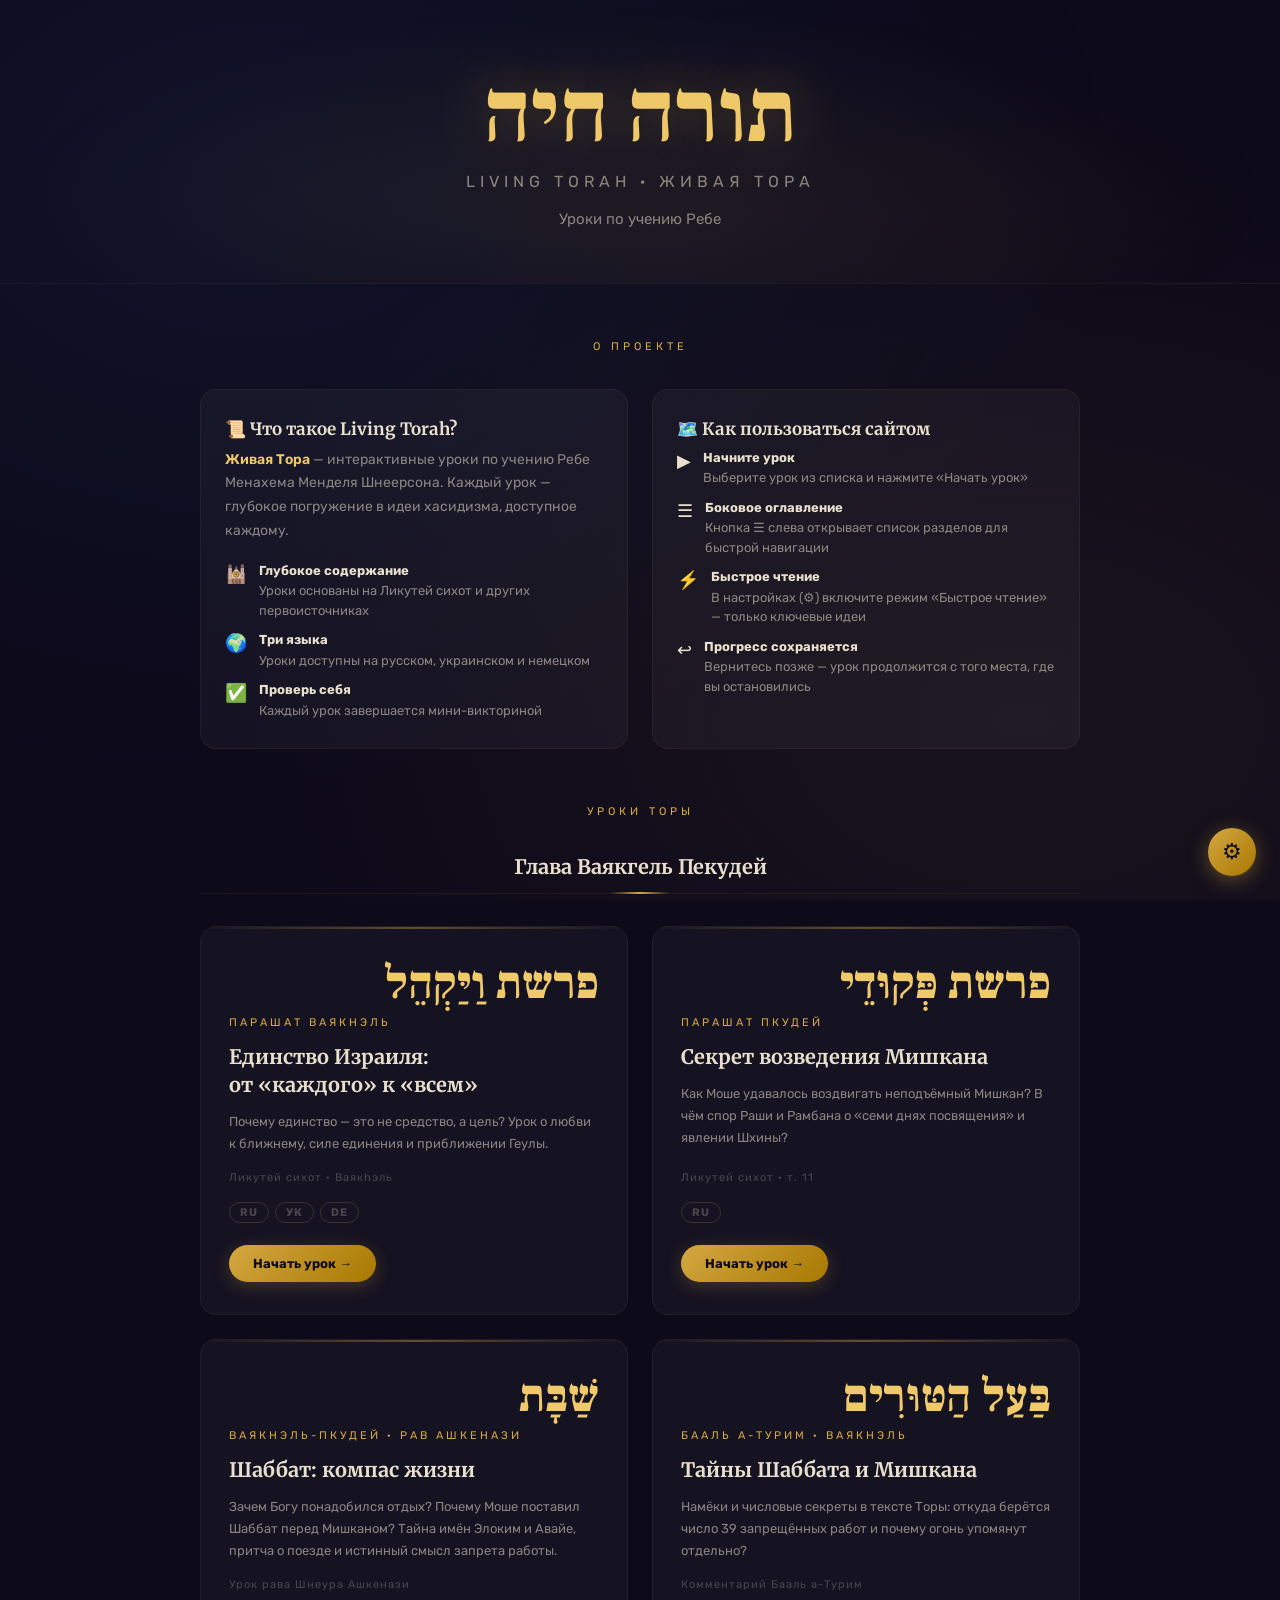
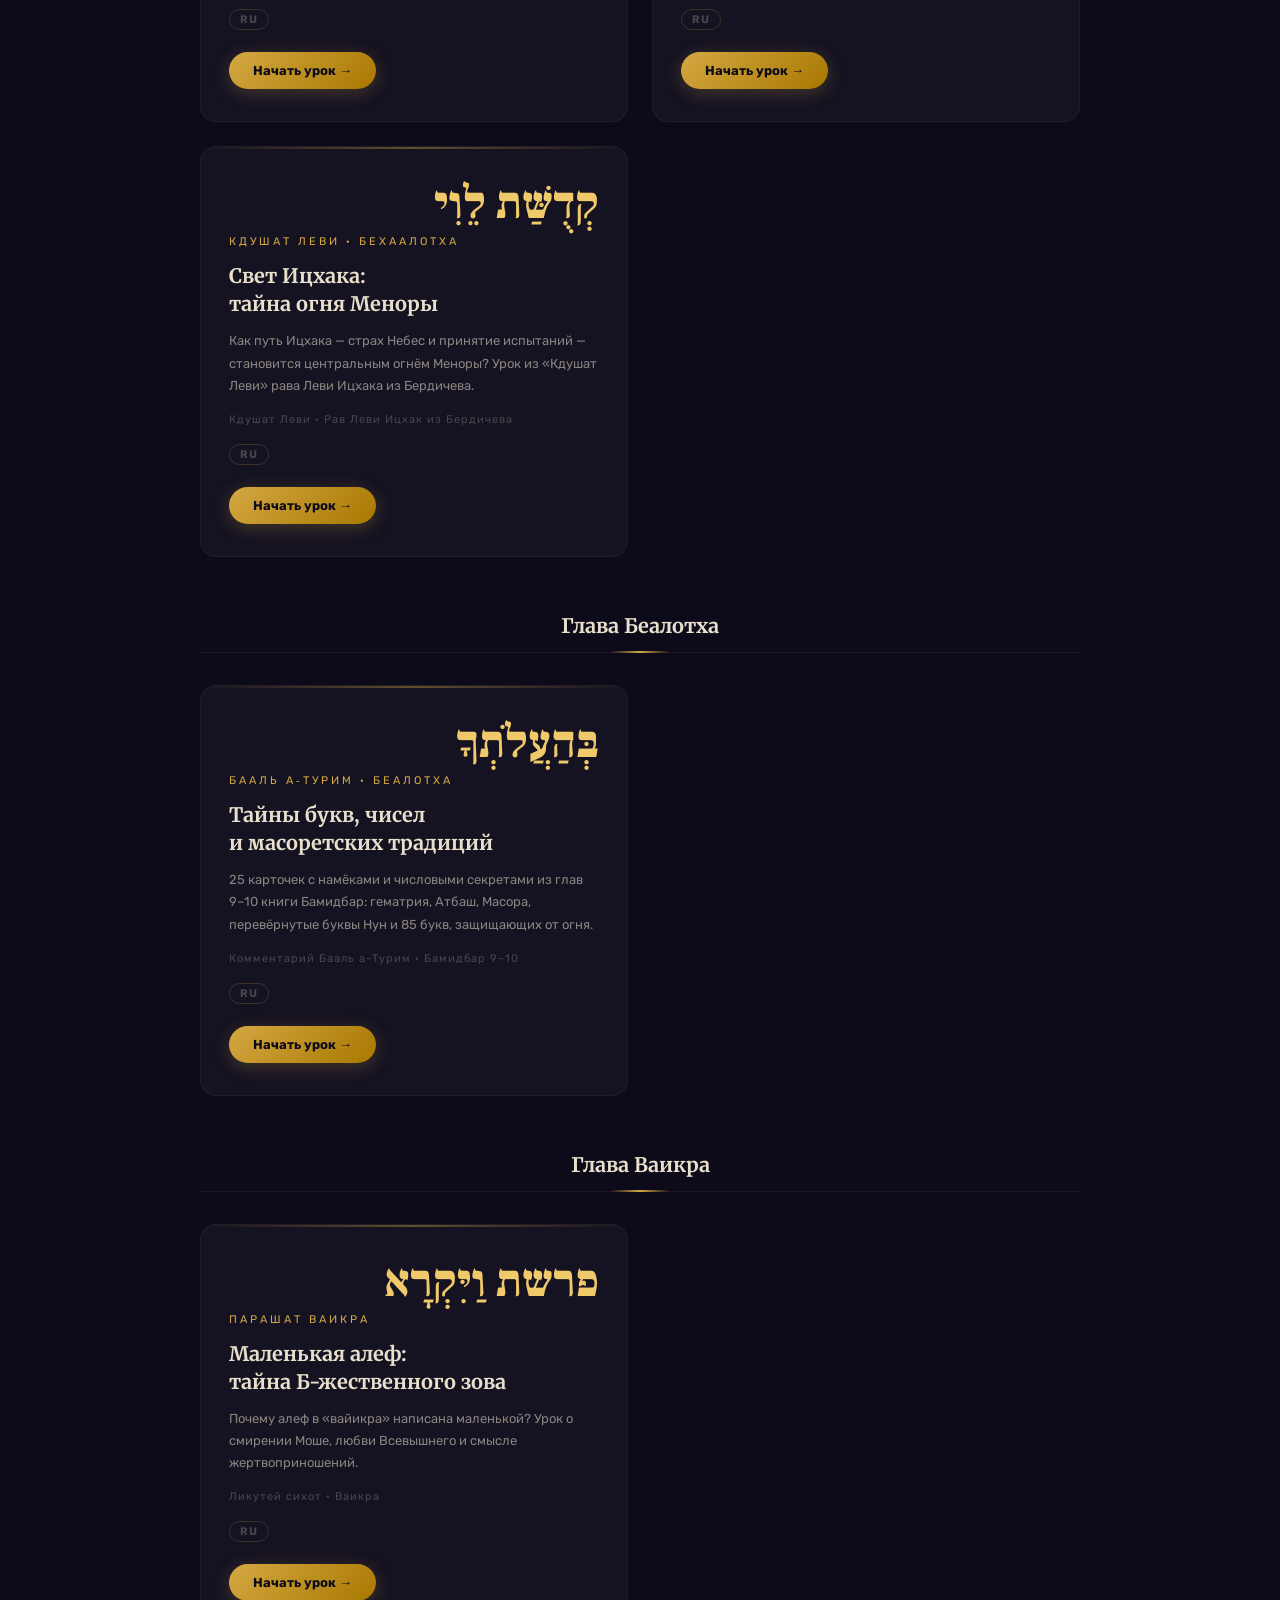
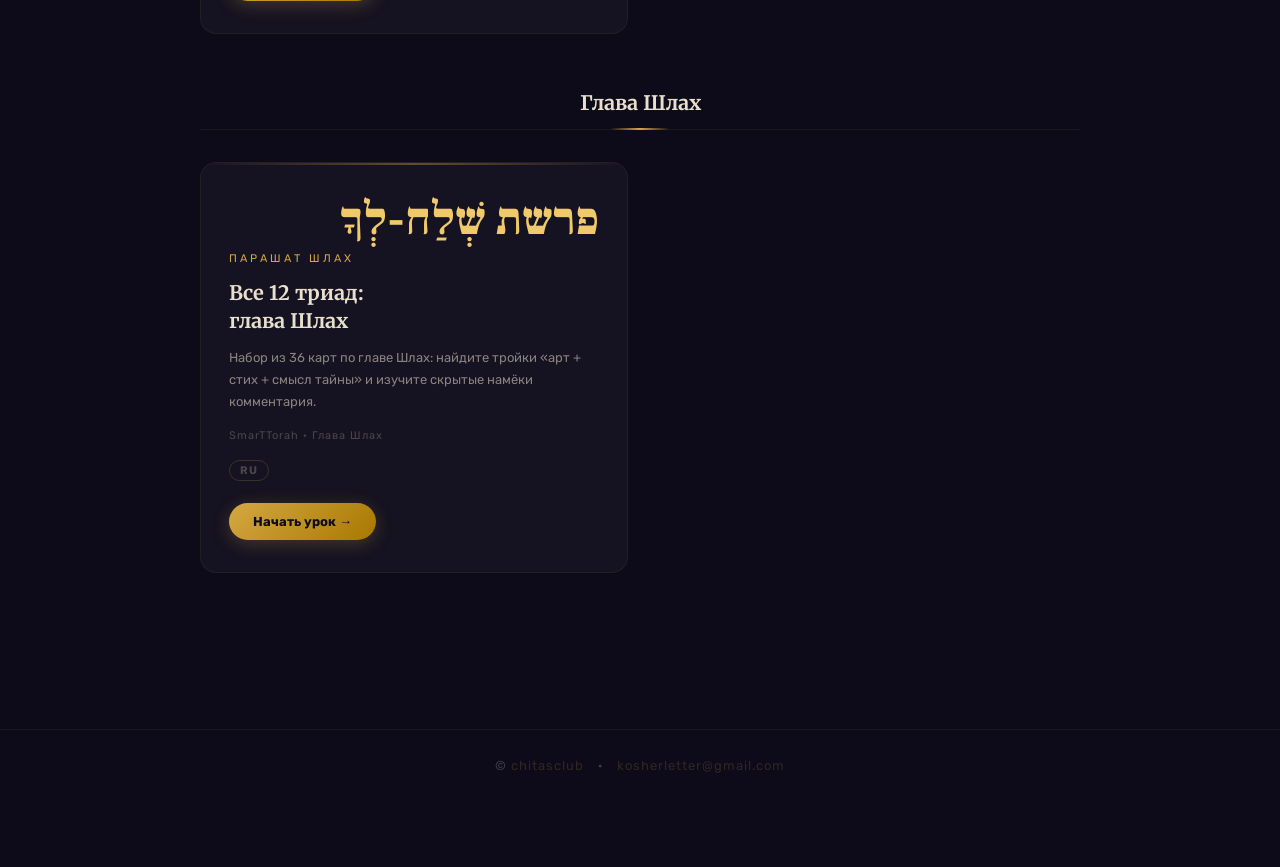
<file: index.html>
<!DOCTYPE html>
<html lang="ru">
<head>
<meta charset="UTF-8">
<meta name="viewport" content="width=device-width, initial-scale=1.0">
<title>תורה חיה — Living Torah · Уроки Торы</title>
<link href="https://fonts.googleapis.com/css2?family=Frank+Ruhl+Libre:wght@400;700;900&family=Merriweather:ital,wght@0,400;0,700;1,400&family=Rubik:wght@400;500;700&display=swap" rel="stylesheet">
<link rel="stylesheet" href="assets/shared.css">
<link rel="stylesheet" href="assets/index.css">
<style>
/* ── About section ── */
.about-section {
  max-width: 920px;
  margin: 0 auto 56px;
  padding: 0 20px;
  position: relative;
  z-index: 1;
}

.about-grid {
  display: grid;
  grid-template-columns: 1fr 1fr;
  gap: 24px;
}

.about-block {
  background: var(--card);
  border: 1px solid var(--border-faint);
  border-radius: 16px;
  padding: 28px 24px;
}

.about-block-title {
  font-family: 'Merriweather', serif;
  font-size: 17px;
  font-weight: 700;
  color: var(--text);
  margin-bottom: 8px;
}

.about-block-lead {
  font-size: 14px;
  color: var(--text-dim);
  line-height: 1.7;
  margin-bottom: 18px;
}
.about-block-lead strong { color: var(--gold2); font-weight: 600; }

.about-features {
  display: flex;
  flex-direction: column;
  gap: 10px;
}

.about-feature {
  display: flex;
  align-items: flex-start;
  gap: 12px;
}

.about-feature-icon { font-size: 18px; flex-shrink: 0; margin-top: 2px; }
.about-feature-text { font-size: 13px; color: var(--text-dim); line-height: 1.5; }
.about-feature-text strong { color: var(--text); display: block; margin-bottom: 1px; }

@media (max-width: 620px) {
  .about-grid { grid-template-columns: 1fr; }
}
</style>
</head>
<body>

<div class="site-header">
  <div class="site-logo">תורה חיה</div>
  <div class="site-subtitle">Living Torah · Живая Тора</div>
  <div class="site-desc">Уроки по учению Ребе </div>
</div>

<div class="about-section">
  <div class="section-label">О проекте</div>
  <div class="about-grid">

    <!-- Block 1: What is Living Torah -->
    <div class="about-block">
      <div class="about-block-title">📜 Что такое Living Torah?</div>
      <div class="about-block-lead">
        <strong>Живая Тора</strong> — интерактивные уроки по учению Ребе
        Менахема Менделя Шнеерсона. Каждый урок — глубокое погружение
        в идеи хасидизма, доступное каждому.
      </div>
      <div class="about-features">
        <div class="about-feature">
          <div class="about-feature-icon">🕍</div>
          <div class="about-feature-text">
            <strong>Глубокое содержание</strong>
            Уроки основаны на Ликутей сихот и других первоисточниках
          </div>
        </div>
        <div class="about-feature">
          <div class="about-feature-icon">🌍</div>
          <div class="about-feature-text">
            <strong>Три языка</strong>
            Уроки доступны на русском, украинском и немецком
          </div>
        </div>
        <div class="about-feature">
          <div class="about-feature-icon">✅</div>
          <div class="about-feature-text">
            <strong>Проверь себя</strong>
            Каждый урок завершается мини-викториной
          </div>
        </div>
      </div>
    </div>

    <!-- Block 2: How to use the site -->
    <div class="about-block">
      <div class="about-block-title">🗺️ Как пользоваться сайтом</div>
      <div class="about-features">
        <div class="about-feature">
          <div class="about-feature-icon">▶</div>
          <div class="about-feature-text">
            <strong>Начните урок</strong>
            Выберите урок из списка и нажмите «Начать урок»
          </div>
        </div>
        <div class="about-feature">
          <div class="about-feature-icon">☰</div>
          <div class="about-feature-text">
            <strong>Боковое оглавление</strong>
            Кнопка ☰ слева открывает список разделов для быстрой навигации
          </div>
        </div>
        <div class="about-feature">
          <div class="about-feature-icon">⚡</div>
          <div class="about-feature-text">
            <strong>Быстрое чтение</strong>
            В настройках (⚙) включите режим «Быстрое чтение» — только ключевые идеи
          </div>
        </div>
        <div class="about-feature">
          <div class="about-feature-icon">↩</div>
          <div class="about-feature-text">
            <strong>Прогресс сохраняется</strong>
            Вернитесь позже — урок продолжится с того места, где вы остановились
          </div>
        </div>
      </div>
    </div>

  </div>
</div>

<div class="lessons-section">
  <div class="section-label">Уроки Торы</div>

  <!-- Chapter 1: Vayakhel-Pekudei -->
  <div class="chapter-section">
    <div class="chapter-heading">Глава Ваякгель Пекудей</div>
    <div class="lessons-grid">

      <!-- Lesson 1: Vayakhel -->
      <a class="lesson-card" href="chapters/Vayakhel/ru.html"
         data-popup-title="Единство Израиля: от «каждого» к «всем»"
         data-popup-points='["Что такое настоящее единство — средство или цель?","Почему Моше обращался ко «всему собранию» (כָּל-עֲדַת)?","Связь между Шаббатом и строительством Мишкана","Как любовь к ближнему приближает Геулу","Урок из Ликутей Сихот Ребе Менахема Менделя"]'>
        <div class="lesson-parasha">פרשת וַיַּקְהֵל</div>
        <div class="lesson-num">Парашат Ваякhэль</div>
        <div class="lesson-title">Единство Израиля:<br>от «каждого» к «всем»</div>
        <div class="lesson-desc">Почему единство — это не средство, а цель? Урок о любви к ближнему, силе единения и приближении Геулы.</div>
        <div class="lesson-source">Ликутей сихот · Ваякhэль</div>
        <div class="lesson-langs">
          <span class="lang-tag">RU</span>
          <span class="lang-tag">УК</span>
          <span class="lang-tag">DE</span>
        </div>
        <span class="lesson-btn">Начать урок →</span>
      </a>

      <!-- Lesson 2: Pekudei -->
      <a class="lesson-card" href="chapters/Pekudei/ru.html"
         data-popup-title="Секрет возведения Мишкана"
         data-popup-points='["Как Моше воздвигал неподъёмный Мишкан?","Спор Раши и Рамбана о семи днях посвящения","Что значит «Моше не мог войти» в Шатёр собрания?","Явление Шхины и связь с действиями человека","Урок из Ликутей Сихот, том 11"]'>
        <div class="lesson-parasha">פרשת פְּקוּדֵי</div>
        <div class="lesson-num">Парашат Пкудей</div>
        <div class="lesson-title">Секрет возведения Мишкана</div>
        <div class="lesson-desc">Как Моше удавалось воздвигать неподъёмный Мишкан? В чём спор Раши и Рамбана о «семи днях посвящения» и явлении Шхины?</div>
        <div class="lesson-source">Ликутей сихот · т. 11</div>
        <div class="lesson-langs">
          <span class="lang-tag">RU</span>
        </div>
        <span class="lesson-btn">Начать урок →</span>
      </a>

      <!-- Lesson 3: Shabbat (Rabbi Ashkenazi) -->
      <a class="lesson-card" href="chapters/Shabbat/ru.html"
         data-popup-title="Шаббат: компас жизни"
         data-popup-points='["Зачем Всевышнему понадобился отдых?","Почему Моше поставил Шаббат перед Мишканом?","Тайна двух имён: Элоким и Авайе (יהוה)","Притча о поезде: что значит «остановиться»","Истинный смысл запрета мелахи в Шаббат"]'>
        <div class="lesson-parasha">שַׁבָּת</div>
        <div class="lesson-num">Ваякhэль-Пкудей · Рав Ашкенази</div>
        <div class="lesson-title">Шаббат: компас жизни</div>
        <div class="lesson-desc">Зачем Богу понадобился отдых? Почему Моше поставил Шаббат перед Мишканом? Тайна имён Элоким и Авайе, притча о поезде и истинный смысл запрета работы.</div>
        <div class="lesson-source">Урок рава Шнеура Ашкенази</div>
        <div class="lesson-langs">
          <span class="lang-tag">RU</span>
        </div>
        <span class="lesson-btn">Начать урок →</span>
      </a>

      <!-- Lesson 4: Baalturim -->
      <a class="lesson-card" href="chapters/Baalturim/Ru.html"
         data-popup-title="Тайны Шаббата и Мишкана"
         data-popup-points='["Числовые намёки (гематрия) в тексте Торы","Откуда берётся число 39 запрещённых работ?","Почему запрет огня выделен отдельным стихом?","Связь слов «Шаббат» и «Мишкан» в буквах Торы","Метод Бааль а-Турима: тайный язык Писания"]'>
        <div class="lesson-parasha">בַּעַל הַטּוּרִים</div>
        <div class="lesson-num">Бааль а-Турим · Ваякhэль</div>
        <div class="lesson-title">Тайны Шаббата и Мишкана</div>
        <div class="lesson-desc">Намёки и числовые секреты в тексте Торы: откуда берётся число 39 запрещённых работ и почему огонь упомянут отдельно?</div>
        <div class="lesson-source">Комментарий Бааль а-Турим</div>
        <div class="lesson-langs">
          <span class="lang-tag">RU</span>
        </div>
        <span class="lesson-btn">Начать урок →</span>
      </a>

      <!-- Lesson 5: KedushatLevi -->
      <a class="lesson-card" href="chapters/KedushatLevi/ru.html"
         data-popup-title="Свет Ицхака: тайна огня Меноры"
         data-popup-points='["Почему имя «Ицхак» означает «смех», если его жизнь полна испытаний?","Как Акеда (Связывание Ицхака) связана с огнём центрального светильника","Семь ветвей Меноры — семь духовных путей праотцов","Зачем Б-гу нужна Менора, если Он Сам является источником света?","Урок из книги «Кдушат Леви» рава Леви Ицхака из Бердичева"]'>
        <div class="lesson-parasha">קְדֻשַּׁת לֵוִי</div>
        <div class="lesson-num">Кдушат Леви · Бехаалотха</div>
        <div class="lesson-title">Свет Ицхака:<br>тайна огня Меноры</div>
        <div class="lesson-desc">Как путь Ицхака — страх Небес и принятие испытаний — становится центральным огнём Меноры? Урок из «Кдушат Леви» рава Леви Ицхака из Бердичева.</div>
        <div class="lesson-source">Кдушат Леви · Рав Леви Ицхак из Бердичева</div>
        <div class="lesson-langs">
          <span class="lang-tag">RU</span>
        </div>
        <span class="lesson-btn">Начать урок →</span>
      </a>

    </div>
  </div>

  <!-- Chapter 2: Bamidbar -->
  <div class="chapter-section">
    <div class="chapter-heading">Глава Беалотха</div>
    <div class="lessons-grid">

      <!-- Lesson: Bealotha Baalturim cards -->
      <a class="lesson-card" href="chapters/Bealotha/ru.html"
         data-popup-title="Тайны букв, чисел и масоретских традиций"
         data-popup-points='["Карточки Бааль а‑Турим: Главы 9–10 книги Бамидбар","Гематрия, Атбаш, Масора и скрытые намёки в тексте Торы","Секрет перевёрнутых букв Нун и 85 букв ковчега","Песах Шени: знак псик и законы нечистоты","Серебряные трубы, война Гога и Магога, движение колен"]'>
        <div class="lesson-parasha">בְּהַעֲלֹתְךָ</div>
        <div class="lesson-num">Бааль а‑Турим · Беалотха</div>
        <div class="lesson-title">Тайны букв, чисел<br>и масоретских традиций</div>
        <div class="lesson-desc">25 карточек с намёками и числовыми секретами из глав 9–10 книги Бамидбар: гематрия, Атбаш, Масора, перевёрнутые буквы Нун и 85 букв, защищающих от огня.</div>
        <div class="lesson-source">Комментарий Бааль а-Турим · Бамидбар 9–10</div>
        <div class="lesson-langs">
          <span class="lang-tag">RU</span>
        </div>
        <span class="lesson-btn">Начать урок →</span>
      </a>

    </div>
  </div>

  <!-- Chapter 3: Vayikra -->
  <div class="chapter-section">
    <div class="chapter-heading">Глава Ваикра</div>
    <div class="lessons-grid">

      <!-- Lesson 6: Vayikra -->
      <a class="lesson-card" href="chapters/Vayikra/ru.html"
         data-popup-title="Маленькая алеф: тайна Б-жественного зова"
         data-popup-points='["Почему алеф в слове «вайикра» написана маленькой?","В чём разница между «вайикра» и «вайикар» (язык Билама)?","Смирение Моше — «скромнейшего из всех людей»","Что такое «корбан» и почему его корень означает «приблизиться»?","Урок из Ликутей Сихот Ребе Менахема Менделя"]'>
        <div class="lesson-parasha">פרשת וַיִּקְרָא</div>
        <div class="lesson-num">Парашат Ваикра</div>
        <div class="lesson-title">Маленькая алеф:<br>тайна Б-жественного зова</div>
        <div class="lesson-desc">Почему алеф в «вайикра» написана маленькой? Урок о смирении Моше, любви Всевышнего и смысле жертвоприношений.</div>
        <div class="lesson-source">Ликутей сихот · Ваикра</div>
        <div class="lesson-langs">
          <span class="lang-tag">RU</span>
        </div>
        <span class="lesson-btn">Начать урок →</span>
      </a>

    </div>
  </div>

  <!-- Chapter 4: Shlach -->
  <div class="chapter-section">
    <div class="chapter-heading">Глава Шлах</div>
    <div class="lessons-grid">

      <!-- Lesson: Shlach -->
      <a class="lesson-card" href="chapters/shlach2.html"
         data-popup-title="SmarTTorah: Все 12 Триад"
         data-popup-points='["Глава Шлах в формате набора из 36 карт","Поиск троек: арт + арт со стихом + смысл тайны","Темы разведчиков, гематрии и скрытых намёков","Материал оформлен как самостоятельный интерактивный урок"]'>
        <div class="lesson-parasha">פרשת שְׁלַח-לְךָ</div>
        <div class="lesson-num">Парашат Шлах</div>
        <div class="lesson-title">Все 12 триад:<br>глава Шлах</div>
        <div class="lesson-desc">Набор из 36 карт по главе Шлах: найдите тройки «арт + стих + смысл тайны» и изучите скрытые намёки комментария.</div>
        <div class="lesson-source">SmarTTorah · Глава Шлах</div>
        <div class="lesson-langs">
          <span class="lang-tag">RU</span>
        </div>
        <span class="lesson-btn">Начать урок →</span>
      </a>

    </div>
  </div>

</div>


<footer class="site-footer">
  <span>© <a href="https://t.me/chitas" target="_blank" rel="noopener">chitasclub</a></span>
  <span class="footer-sep">·</span>
  <a href="mailto:kosherletter@gmail.com">kosherletter@gmail.com</a>
</footer>

<!-- Settings button -->
<button class="settings-btn" id="settingsBtn" title="Настройки отображения" aria-label="Настройки">⚙</button>

<!-- Settings panel -->
<div class="settings-panel" id="settingsPanel">
  <h3>Настройки</h3>

  <div class="setting-row">
    <label>Размер шрифта</label>
    <input type="range" id="fontSizeRange" min="14" max="22" step="1" value="16">
  </div>

  <div class="setting-row">
    <label>Фон</label>
    <div class="color-swatches" id="bgSwatches">
      <div class="color-swatch selected" data-bg="#0d0a1a" style="background:#0d0a1a;" title="Тёмно-синий"></div>
      <div class="color-swatch" data-bg="#111111" style="background:#111111;" title="Чёрный"></div>
      <div class="color-swatch" data-bg="#2d2416" style="background:#2d2416;" title="Сепия тёмная"></div>
      <div class="color-swatch" data-bg="#f5f0e8" style="background:#f5f0e8;" title="Сепия светлая"></div>
      <div class="color-swatch" data-bg="#ffffff" style="background:#ffffff;" title="Белый"></div>
    </div>
  </div>

  <div class="setting-row">
    <label>Шрифт</label>
    <div class="font-options" id="fontOptions">
      <button class="font-option selected" data-font="'Rubik', sans-serif">Rubik</button>
      <button class="font-option" data-font="'Merriweather', serif">Merriweather</button>
      <button class="font-option" data-font="'Frank Ruhl Libre', serif">Frank Ruhl</button>
    </div>
  </div>
</div>

<script src="assets/settings.js"></script>

<!-- Lesson preview popup -->
<div id="lessonPopup" class="lesson-popup" role="tooltip" aria-hidden="true">
  <div class="lesson-popup-title" id="popupTitle"></div>
  <ul class="lesson-popup-points" id="popupPoints"></ul>
</div>

<script>
(function () {
  const popup  = document.getElementById('lessonPopup');
  const ptitle = document.getElementById('popupTitle');
  const plist  = document.getElementById('popupPoints');
  let hideTimer = null;

  function showPopup(card) {
    const title  = card.dataset.popupTitle;
    const points = JSON.parse(card.dataset.popupPoints || '[]');
    if (!title && !points.length) return;

    ptitle.textContent = title || '';
    plist.innerHTML = points.map(p => `<li>${p}</li>`).join('');

    popup.classList.add('visible');
    popup.removeAttribute('aria-hidden');
    positionPopup(card);
  }

  function hidePopup() {
    popup.classList.remove('visible');
    popup.setAttribute('aria-hidden', 'true');
  }

  function positionPopup(card) {
    const rect = card.getBoundingClientRect();
    const pw   = popup.offsetWidth  || 300;
    const ph   = popup.offsetHeight || 200;
    const gap  = 12;
    const vw   = window.innerWidth;
    const vh   = window.innerHeight;

    // Try to place popup to the right; fall back to left, then below
    let left = rect.right + gap + window.scrollX;
    let top  = rect.top  + window.scrollY;

    if (left + pw > vw + window.scrollX - 8) {
      left = rect.left - pw - gap + window.scrollX;
    }
    if (left < 8) {
      left = rect.left + window.scrollX;
      top  = rect.bottom + gap + window.scrollY;
    }
    if (top + ph > vh + window.scrollY - 8) {
      top = rect.top - ph - gap + window.scrollY;
    }
    top  = Math.max(window.scrollY + 8, top);
    left = Math.max(8, Math.min(left, vw + window.scrollX - pw - 8));

    popup.style.top  = top  + 'px';
    popup.style.left = left + 'px';
  }

  document.querySelectorAll('.lesson-card[data-popup-title]').forEach(card => {
    // Desktop: hover
    card.addEventListener('mouseenter', () => {
      clearTimeout(hideTimer);
      showPopup(card);
    });
    card.addEventListener('mouseleave', () => {
      hideTimer = setTimeout(hidePopup, 120);
    });

    // Mobile / keyboard: click toggles
    card.addEventListener('click', e => {
      if (window.matchMedia('(hover: none)').matches) {
        if (popup.classList.contains('visible')) {
          // second tap — navigate normally
          return;
        }
        e.preventDefault();
        showPopup(card);
      }
    });
  });

  popup.addEventListener('mouseenter', () => clearTimeout(hideTimer));
  popup.addEventListener('mouseleave', () => { hideTimer = setTimeout(hidePopup, 120); });

  document.addEventListener('keydown', e => { if (e.key === 'Escape') hidePopup(); });
  document.addEventListener('click',   e => {
    if (!popup.contains(e.target) && !e.target.closest('.lesson-card')) hidePopup();
  });
  window.addEventListener('scroll', () => { if (popup.classList.contains('visible')) hidePopup(); }, { passive: true });
})();
</script>

</body>
</html>
</file>
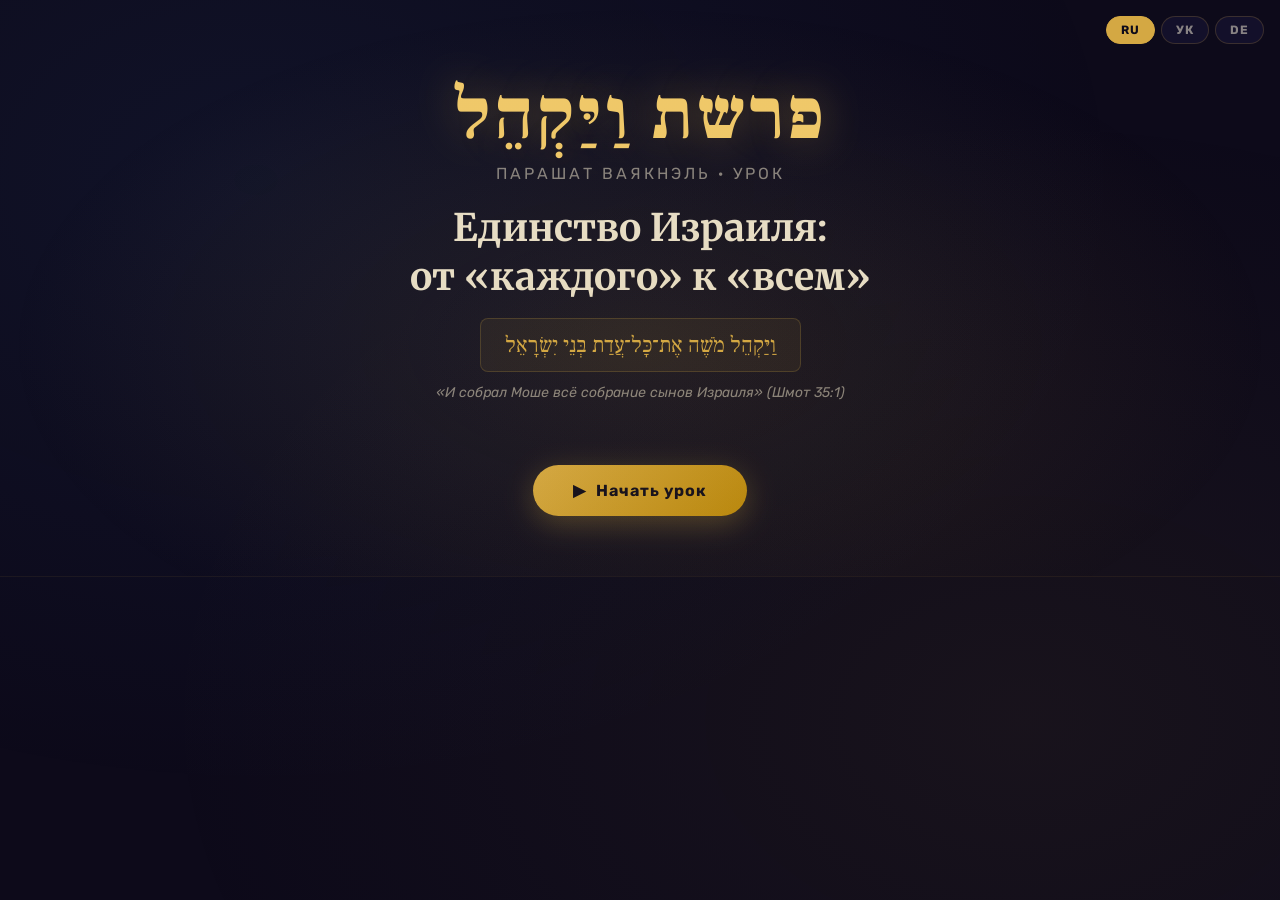
<file: vayakhel-final.html>
<!DOCTYPE html>
<html lang="ru">
<head>
<meta charset="UTF-8">
<meta name="viewport" content="width=device-width, initial-scale=1.0">
<title>פרשת ויקהל — Урок: Єдність Ісраелю</title>
<link href="https://fonts.googleapis.com/css2?family=Frank+Ruhl+Libre:wght@400;700;900&family=Merriweather:ital,wght@0,400;0,700;1,400&family=Rubik:wght@400;500;700&display=swap" rel="stylesheet">
<style>
:root {
  --bg: #0d0a1a;
  --bg2: #13102a;
  --gold: #d4a843;
  --gold2: #f0c96a;
  --gold-dim: rgba(212,168,67,0.18);
  --gold-faint: rgba(212,168,67,0.07);
  --blue: #3a7bd5;
  --blue2: #5b9cf6;
  --blue-dim: rgba(58,123,213,0.15);
  --teal: #2ec4b6;
  --rose: #e05c7a;
  --text: #e8e0cc;
  --text-dim: rgba(232,224,204,0.55);
  --text-faint: rgba(232,224,204,0.25);
  --border: rgba(212,168,67,0.2);
  --border-faint: rgba(212,168,67,0.08);
  --card: rgba(255,255,255,0.035);
  --radius: 12px;
}

* { margin:0; padding:0; box-sizing:border-box; }

body {
  background: var(--bg);
  color: var(--text);
  font-family: 'Rubik', sans-serif;
  min-height: 100vh;
  overflow-x: hidden;
}

/* Stars background */
body::before {
  content:'';
  position:fixed; inset:0;
  background:
    radial-gradient(ellipse at 20% 20%, rgba(58,123,213,0.08) 0%, transparent 60%),
    radial-gradient(ellipse at 80% 80%, rgba(212,168,67,0.06) 0%, transparent 60%);
  pointer-events:none; z-index:0;
}

/* Progress bar */
#progressBar {
  position:fixed; top:0; left:0; height:3px;
  background: linear-gradient(90deg, var(--gold), var(--blue2));
  transition: width 0.5s ease;
  z-index:100;
  box-shadow: 0 0 10px var(--gold);
}

/* Lang toggle */
.lang-toggle {
  position:fixed; top:16px; right:16px;
  display:flex; gap:6px; z-index:99;
}
.lang-btn {
  font-family:'Rubik',sans-serif; font-size:12px; font-weight:700;
  padding:6px 14px; border-radius:20px; border:1px solid var(--border);
  background:var(--bg2); color:var(--text-dim); cursor:pointer;
  transition:all 0.2s; letter-spacing:1px;
}
.lang-btn.active { background:var(--gold); color:#0d0a1a; border-color:var(--gold); }

/* ── HERO ── */
.hero {
  position:relative; z-index:1;
  text-align:center;
  padding: 80px 20px 60px;
  border-bottom: 1px solid var(--border-faint);
  overflow:hidden;
}

.hero::before {
  content:'';
  position:absolute; inset:0;
  background: radial-gradient(ellipse at center 60%, rgba(212,168,67,0.1) 0%, transparent 70%);
  pointer-events:none;
}

.parasha-label {
  display:inline-block;
  font-family:'Frank Ruhl Libre',serif;
  font-size:clamp(36px,8vw,72px);
  font-weight:900;
  color:var(--gold2);
  letter-spacing:4px;
  text-shadow: 0 0 40px rgba(212,168,67,0.4);
  direction:rtl;
  line-height:1;
  margin-bottom:12px;
}

.hero-sub {
  font-size:clamp(13px,2vw,16px);
  color:var(--text-dim);
  letter-spacing:3px;
  text-transform:uppercase;
  margin-bottom:20px;
}

.hero-title {
  font-family:'Merriweather',serif;
  font-size:clamp(22px,4vw,38px);
  font-weight:700;
  color:var(--text);
  line-height:1.3;
  max-width:700px;
  margin:0 auto 16px;
}

.hero-verse {
  display:inline-block;
  font-family:'Frank Ruhl Libre',serif;
  font-size:clamp(16px,2.5vw,22px);
  color:var(--gold);
  direction:rtl;
  padding: 12px 24px;
  border:1px solid var(--border);
  border-radius:8px;
  background:var(--gold-faint);
  margin-bottom:12px;
}

.hero-verse-ru {
  font-size:14px; color:var(--text-dim);
  font-style:italic; margin-bottom:32px;
}

/* Section nav dots */
.nav-dots {
  display:flex; gap:8px; justify-content:center;
  margin-bottom:32px; flex-wrap:wrap;
}
.nav-dot {
  width:10px; height:10px; border-radius:50%;
  background:var(--border);
  cursor:pointer; transition:all 0.3s;
  position:relative;
}
.nav-dot.active, .nav-dot.done { background:var(--gold); }
.nav-dot.done::after {
  content:'✓'; position:absolute; top:-20px; left:50%;
  transform:translateX(-50%); font-size:10px; color:var(--gold);
  white-space:nowrap;
}

/* Start btn */
.start-btn {
  display:inline-flex; align-items:center; gap:10px;
  background:linear-gradient(135deg,var(--gold),#b8860b);
  color:#0d0a1a; font-family:'Rubik',sans-serif;
  font-size:16px; font-weight:700;
  padding:16px 40px; border-radius:40px; border:none;
  cursor:pointer; transition:all 0.3s;
  box-shadow: 0 8px 30px rgba(212,168,67,0.3);
  letter-spacing:1px;
}
.start-btn:hover { transform:translateY(-2px); box-shadow:0 12px 40px rgba(212,168,67,0.4); }

/* ── SECTIONS ── */
.lesson-container {
  max-width:860px; margin:0 auto;
  padding:0 20px 80px;
  position:relative; z-index:1;
}

.section {
  display:none; opacity:0;
  transform:translateY(24px);
  transition:all 0.5s ease;
}
.section.active {
  display:block; opacity:1; transform:translateY(0);
}

/* Section header */
.sec-header {
  display:flex; align-items:center; gap:16px;
  margin:48px 0 28px;
  padding-bottom:16px;
  border-bottom:1px solid var(--border-faint);
}

.sec-num {
  width:44px; height:44px; border-radius:50%;
  background:linear-gradient(135deg,var(--gold),#8b6010);
  display:flex; align-items:center; justify-content:center;
  font-family:'Rubik',sans-serif; font-weight:700; font-size:18px;
  color:#0d0a1a; flex-shrink:0;
}

.sec-title-wrap {}
.sec-label {
  font-size:11px; letter-spacing:3px; color:var(--gold);
  text-transform:uppercase; margin-bottom:4px;
}
.sec-title {
  font-family:'Merriweather',serif;
  font-size:clamp(18px,3vw,26px); font-weight:700;
  color:var(--text); line-height:1.3;
}

/* Content cards */
.card {
  background:var(--card);
  border:1px solid var(--border-faint);
  border-radius:var(--radius);
  padding:24px 28px;
  margin-bottom:20px;
  position:relative;
  overflow:hidden;
}

.card::before {
  content:''; position:absolute;
  top:0; left:0; right:0; height:2px;
  background:linear-gradient(90deg,transparent,var(--gold),transparent);
  opacity:0.4;
}

.card-accent {
  border-left:3px solid var(--gold);
  background:var(--gold-faint);
}

.card p {
  font-size:clamp(15px,2vw,17px);
  line-height:1.85;
  color:var(--text);
  margin-bottom:12px;
}
.card p:last-child { margin-bottom:0; }

.card p em { color:var(--gold2); font-style:normal; font-weight:500; }
.card p strong { color:var(--gold2); }

/* Hebrew quote */
.heb-quote {
  background:rgba(212,168,67,0.08);
  border:1px solid var(--border);
  border-radius:10px;
  padding:20px 24px;
  margin:20px 0;
  direction:rtl;
  text-align:right;
}
.heb-quote .heb-text {
  font-family:'Frank Ruhl Libre',serif;
  font-size:clamp(16px,2.5vw,20px);
  color:var(--gold2);
  line-height:1.9;
  margin-bottom:10px;
}
.heb-quote .heb-src {
  font-size:12px; color:var(--text-faint);
  letter-spacing:1px; direction:rtl;
}

/* Key concept box */
.key-concept {
  display:flex; gap:16px; align-items:flex-start;
  background:var(--blue-dim);
  border:1px solid rgba(58,123,213,0.25);
  border-radius:var(--radius);
  padding:20px 24px;
  margin:20px 0;
}
.key-icon {
  font-size:28px; flex-shrink:0; margin-top:2px;
}
.key-body .key-title {
  font-weight:700; color:var(--blue2);
  font-size:15px; margin-bottom:6px;
  letter-spacing:0.5px;
}
.key-body p {
  font-size:15px; line-height:1.7;
  color:var(--text); margin:0;
}

/* Formula style */
.formula-block {
  display:flex; align-items:center;
  justify-content:center; gap:12px;
  flex-wrap:wrap;
  padding:20px;
  background:linear-gradient(135deg,rgba(212,168,67,0.08),rgba(58,123,213,0.05));
  border:1px solid var(--border);
  border-radius:var(--radius);
  margin:20px 0;
  font-family:'Merriweather',serif;
}
.f-part {
  padding:8px 18px; border-radius:8px;
  font-size:clamp(14px,2vw,18px); font-weight:700;
  text-align:center;
}
.f-and { font-size:22px; color:var(--text-faint); }
.f-eq { font-size:22px; color:var(--gold); }
.f-result {
  background:var(--gold);
  color:#0d0a1a;
  padding:10px 20px; border-radius:10px;
  font-size:clamp(14px,2vw,18px); font-weight:700;
}

/* Two columns */
.two-col {
  display:grid; grid-template-columns:1fr 1fr; gap:16px;
  margin:20px 0;
}
@media(max-width:560px){ .two-col{ grid-template-columns:1fr; } }

.col-card {
  background:var(--card);
  border:1px solid var(--border-faint);
  border-radius:10px;
  padding:18px 20px;
}
.col-card .col-title {
  font-weight:700; font-size:15px;
  margin-bottom:10px;
  display:flex; align-items:center; gap:8px;
}
.col-card p { font-size:14px; line-height:1.7; color:var(--text-dim); }

/* Navigation buttons */
.nav-btns {
  display:flex; justify-content:space-between; align-items:center;
  margin-top:40px; gap:16px; flex-wrap:wrap;
}

.btn-prev, .btn-next {
  font-family:'Rubik',sans-serif; font-weight:600;
  padding:12px 28px; border-radius:30px; border:none;
  cursor:pointer; font-size:15px; transition:all 0.25s;
  display:flex; align-items:center; gap:8px;
}
.btn-prev {
  background:transparent; color:var(--text-dim);
  border:1px solid var(--border);
}
.btn-prev:hover { background:var(--card); color:var(--text); }
.btn-next {
  background:linear-gradient(135deg,var(--gold),#a87800);
  color:#0d0a1a;
  box-shadow: 0 4px 20px rgba(212,168,67,0.25);
}
.btn-next:hover { transform:translateY(-1px); box-shadow:0 8px 28px rgba(212,168,67,0.35); }
.btn-next:disabled { opacity:0.4; cursor:not-allowed; transform:none; }

/* ── QUIZ ── */
.quiz-wrap {
  margin:28px 0;
}

.quiz-q {
  background:var(--card);
  border:1px solid var(--border-faint);
  border-radius:var(--radius);
  padding:24px 28px;
  margin-bottom:20px;
  transition:all 0.3s;
}

.quiz-q.answered-correct { border-color:var(--teal); background:rgba(46,196,182,0.07); }
.quiz-q.answered-wrong { border-color:var(--rose); background:rgba(224,92,122,0.07); }

.q-num {
  font-size:11px; letter-spacing:2px; color:var(--text-faint);
  text-transform:uppercase; margin-bottom:10px;
}

.q-text {
  font-family:'Merriweather',serif;
  font-size:clamp(15px,2vw,18px);
  font-weight:700; color:var(--text);
  line-height:1.5; margin-bottom:18px;
}

.q-options {
  display:flex; flex-direction:column; gap:10px;
}

.q-opt {
  background:rgba(255,255,255,0.04);
  border:1.5px solid rgba(255,255,255,0.1);
  border-radius:10px;
  padding:12px 18px;
  cursor:pointer;
  font-size:15px; color:var(--text);
  transition:all 0.2s; text-align:left;
  font-family:'Rubik',sans-serif;
  display:flex; align-items:center; gap:10px;
}
.q-opt:hover:not(:disabled) {
  border-color:var(--gold); background:var(--gold-faint);
  transform:translateX(4px);
}
.q-opt.correct {
  border-color:var(--teal); background:rgba(46,196,182,0.12);
  color:#a0f0e8;
}
.q-opt.wrong {
  border-color:var(--rose); background:rgba(224,92,122,0.12);
  color:#f0a0b0;
}
.q-opt:disabled { cursor:default; transform:none; }

.q-opt .opt-icon { font-size:18px; flex-shrink:0; }

.q-feedback {
  margin-top:14px; padding:12px 16px;
  border-radius:8px; font-size:14px;
  line-height:1.6; display:none;
}
.q-feedback.show { display:block; }
.q-feedback.correct-fb { background:rgba(46,196,182,0.1); color:#80e8df; border:1px solid rgba(46,196,182,0.2); }
.q-feedback.wrong-fb { background:rgba(224,92,122,0.1); color:#f0b0c0; border:1px solid rgba(224,92,122,0.2); }

/* Score */
.score-bar {
  display:flex; align-items:center; gap:12px;
  margin-bottom:24px;
  background:var(--gold-faint);
  border:1px solid var(--border);
  border-radius:10px;
  padding:12px 20px;
}
.score-label { font-size:13px; color:var(--text-dim); }
.score-val { font-weight:700; color:var(--gold2); font-size:20px; }
.score-progress {
  flex:1; height:6px; background:rgba(255,255,255,0.08);
  border-radius:3px; overflow:hidden;
}
.score-fill {
  height:100%; border-radius:3px;
  background:linear-gradient(90deg,var(--gold),var(--blue2));
  transition:width 0.5s ease;
}

/* ── FINAL RESULT ── */
.result-screen {
  display:none;
  text-align:center; padding:48px 20px;
}
.result-screen.show { display:block; }

.result-star {
  font-size:72px; margin-bottom:16px;
  animation:starPop 0.6s cubic-bezier(0.34,1.56,0.64,1) both;
}
@keyframes starPop {
  from { transform:scale(0) rotate(-30deg); opacity:0; }
  to { transform:scale(1) rotate(0); opacity:1; }
}

.result-title {
  font-family:'Merriweather',serif;
  font-size:clamp(24px,4vw,36px); font-weight:700;
  color:var(--gold2); margin-bottom:12px;
}
.result-sub {
  font-size:16px; color:var(--text-dim);
  max-width:500px; margin:0 auto 32px;
  line-height:1.6;
}
.result-score-big {
  font-size:64px; font-weight:700;
  color:var(--gold); font-family:'Rubik',sans-serif;
  line-height:1; margin-bottom:8px;
}
.result-score-label {
  font-size:14px; color:var(--text-faint); letter-spacing:2px;
  margin-bottom:36px;
}

.restart-btn {
  background:linear-gradient(135deg,var(--blue),#1a4a90);
  color:#fff; font-family:'Rubik',sans-serif;
  font-size:15px; font-weight:600;
  padding:14px 36px; border-radius:30px; border:none;
  cursor:pointer; transition:all 0.2s;
  box-shadow:0 6px 24px rgba(58,123,213,0.3);
}
.restart-btn:hover { transform:translateY(-2px); }

/* ── HIGHLIGHT / ANIMATE ── */
.fade-in {
  animation:fadeInUp 0.5s ease both;
}
@keyframes fadeInUp {
  from { opacity:0; transform:translateY(16px); }
  to { opacity:1; transform:translateY(0); }
}

/* responsive */
@media(max-width:480px){
  .card { padding:18px 16px; }
  .heb-quote { padding:16px 16px; }
  .nav-btns { justify-content:center; }
}
</style>
</head>
<body>

<div id="progressBar" style="width:0%"></div>

<div class="lang-toggle">
  <button class="lang-btn active" onclick="setLang('ru')" id="btnRu">RU</button>
  <button class="lang-btn" onclick="setLang('uk')" id="btnUk">УК</button>
  <button class="lang-btn" onclick="setLang('de')" id="btnDe">DE</button>
</div>

<!-- HERO -->
<div class="hero" id="heroSection">
  <div class="parasha-label">פרשת וַיַּקְהֵל</div>
  <div class="hero-sub" id="h-sub">Парашат Ваякhэль · Урок</div>
  <div class="hero-title" id="h-title">Единство Израиля:<br>от «каждого» к «всем»</div>
  <div class="hero-verse">וַיַּקְהֵל מֹשֶׁה אֶת־כָּל־עֲדַת בְּנֵי יִשְׂרָאֵל</div>
  <div class="hero-verse-ru" id="h-verse-ru">«И собрал Моше всё собрание сынов Израиля» (Шмот 35:1)</div>
  <div class="nav-dots" id="navDots"></div>
  <button class="start-btn" onclick="startLesson()">
    <span>▶</span>
    <span id="h-start">Начать урок</span>
  </button>
</div>

<!-- LESSON CONTAINER -->
<div class="lesson-container" id="lessonContainer" style="display:none">

  <!-- SECTION 1 -->
  <div class="section" id="sec-1">
    <div class="sec-header">
      <div class="sec-num">1</div>
      <div class="sec-title-wrap">
        <div class="sec-label" id="s1-label">Тема урока</div>
        <div class="sec-title" id="s1-title">Почему парашá называется «Ваякhэль»?</div>
      </div>
    </div>

    <div class="card fade-in">
      <p id="s1-p1">Парашат «Ваякhэль» рассказывает о том, как Моше Рабейну <em>собрал всех сынов Израиля</em>, чтобы заповедать им о соблюдении Шаббата и построении Мишкана (Скинии).</p>
      <p id="s1-p2">На первый взгляд, это «собрание» — лишь вступление, технический этап перед передачей заповеди. Почему же вся парашá названа именно в честь этого момента?</p>
    </div>

    <div class="heb-quote fade-in">
      <div class="heb-text">שֵׁם הַפָּרָשָׁה מְלַמֵּד עַל הַחֲשִׁיבוּת שֶׁיֵּשׁ בְּאַחְדוּת יִשְׂרָאֵל</div>
      <div class="heb-src">— שיחת ש"פ ויקהל תשנ"ב</div>
    </div>

    <div class="card card-accent fade-in">
      <p id="s1-p3"><strong>Ответ Ребе:</strong> название параши учит нас, что <em>само единство</em> — это не просто «подготовка». Это — главная ценность и цель. Когда весь Израиль собирается вместе, это само по себе является великим свершением.</p>
    </div>

    <div class="key-concept fade-in">
      <div class="key-icon">🕍</div>
      <div class="key-body">
        <div class="key-title" id="s1-key-title">Ключевая идея</div>
        <p id="s1-key">Имя параши — это послание: <strong style="color:var(--gold2)">единство — это не средство, а цель.</strong> Весь Израиль как одно целое — это не просто организационный вопрос, а духовная реальность.</p>
      </div>
    </div>

    <div class="nav-btns">
      <div></div>
      <button class="btn-next" onclick="nextSection()">
        <span id="btn-next-1">Далее</span> <span>→</span>
      </button>
    </div>
  </div>

  <!-- SECTION 2 -->
  <div class="section" id="sec-2">
    <div class="sec-header">
      <div class="sec-num">2</div>
      <div class="sec-title-wrap">
        <div class="sec-label" id="s2-label">Глубина понятия</div>
        <div class="sec-title" id="s2-title">Что такое настоящее единство?</div>
      </div>
    </div>

    <div class="card fade-in">
      <p id="s2-p1">Есть два уровня единства Израиля:</p>
    </div>

    <div class="two-col fade-in">
      <div class="col-card" style="border-top:3px solid var(--blue2)">
        <div class="col-title" style="color:var(--blue2)"><span>📋</span> <span id="s2-col1-title">Техническое единство</span></div>
        <p id="s2-col1-p">Когда большое количество евреев <em>физически</em> собирается вместе. Это внешний уровень — «ваякhэль» как факт.</p>
      </div>
      <div class="col-card" style="border-top:3px solid var(--gold)">
        <div class="col-title" style="color:var(--gold2)"><span>💫</span> <span id="s2-col2-title">Идейное единство</span></div>
        <p id="s2-col2-p">Когда мы <em>воспринимаем</em> весь народ Израиля как одну общую реальность, одно целое. Это внутренний, более глубокий уровень.</p>
      </div>
    </div>

    <div class="card fade-in">
      <p id="s2-p2">Ребе объясняет: истинное единство основано на понимании того, что <em>каждый еврей — это «часть Б-га свыше»</em> (חֵלֶק אֱלֹוקַּה מִמַּעַל). Это не метафора — это буквальная духовная реальность.</p>
    </div>

    <div class="formula-block fade-in">
      <div class="f-part" style="background:var(--blue-dim);border:1px solid rgba(91,156,246,0.3);color:var(--blue2)">Еврей А<br><small>חלק א'</small></div>
      <div class="f-and">+</div>
      <div class="f-part" style="background:var(--blue-dim);border:1px solid rgba(91,156,246,0.3);color:var(--blue2)">Еврей Б<br><small>חלק ב'</small></div>
      <div class="f-eq">=</div>
      <div class="f-result">Одна Реальность<br><small style="font-weight:400">מציאות אחת</small></div>
    </div>

    <div class="key-concept fade-in" style="background:rgba(212,168,67,0.08);border-color:rgba(212,168,67,0.25)">
      <div class="key-icon">✨</div>
      <div class="key-body">
        <div class="key-title" style="color:var(--gold2)" id="s2-key-title">Важно понять</div>
        <p id="s2-key">Это единство — <strong style="color:var(--gold2)">не искусственное и не вынужденное.</strong> Оно существует само по себе, как природная реальность. Мы лишь <em>раскрываем</em> то, что уже есть.</p>
      </div>
    </div>

    <div class="nav-btns">
      <button class="btn-prev" onclick="prevSection()">← <span id="btn-prev-2">Назад</span></button>
      <button class="btn-next" onclick="nextSection()"><span id="btn-next-2">Далее</span> →</button>
    </div>
  </div>

  <!-- SECTION 3 -->
  <div class="section" id="sec-3">
    <div class="sec-header">
      <div class="sec-num">3</div>
      <div class="sec-title-wrap">
        <div class="sec-label" id="s3-label">Порядок парашот</div>
        <div class="sec-title" id="s3-title">«Ваякhэль» до «Пкудей»: важный порядок</div>
      </div>
    </div>

    <div class="two-col fade-in">
      <div class="col-card" style="border-top:3px solid var(--gold)">
        <div class="col-title" style="color:var(--gold2)"><span>🤝</span> <span id="s3-col1-title">Ваякhэль = Единство</span></div>
        <p id="s3-col1-p">Вся общность Израиля как единая реальность. «Мы» важнее «я».</p>
      </div>
      <div class="col-card" style="border-top:3px solid var(--teal)">
        <div class="col-title" style="color:var(--teal)"><span>🔢</span> <span id="s3-col2-title">Пкудей = Детали</span></div>
        <p id="s3-col2-p">Детальный подсчёт пожертвований. Важность каждого конкретного человека и его вклада.</p>
      </div>
    </div>

    <div class="card fade-in">
      <p id="s3-p1">Парашат «Пкудей» занимается <em>подсчётом</em> деталей пожертвований для Мишкана. Каждый элемент рассматривается отдельно — это выражает ценность каждой личности.</p>
      <p id="s3-p2">Но «Ваякhэль» идёт <em>первой</em>! В этом скрыт важный посыл:</p>
    </div>

    <div class="card card-accent fade-in">
      <p id="s3-p3"><strong>Сначала — единство</strong> (шаг первый), и <em>потом</em> — личная ценность каждого (шаг второй). Твоя личная ценность не исчезает, но она строится <em>на фундаменте</em> принадлежности к общему.</p>
    </div>

    <div class="formula-block fade-in">
      <div class="f-part" style="background:var(--gold-faint);border:1px solid var(--border);color:var(--gold2)">Шаг 1<br><small>ויקהל: Единство</small></div>
      <div class="f-eq">→</div>
      <div class="f-part" style="background:rgba(46,196,182,0.08);border:1px solid rgba(46,196,182,0.3);color:var(--teal)">Шаг 2<br><small>פקודי: Личность</small></div>
      <div class="f-eq">=</div>
      <div class="f-result">Полная картина<br><small style="font-weight:400">שלמות</small></div>
    </div>

    <div class="nav-btns">
      <button class="btn-prev" onclick="prevSection()">← <span id="btn-prev-3">Назад</span></button>
      <button class="btn-next" onclick="nextSection()"><span id="btn-next-3">Далее</span> →</button>
    </div>
  </div>

  <!-- SECTION 4 -->
  <div class="section" id="sec-4">
    <div class="sec-header">
      <div class="sec-num">4</div>
      <div class="sec-title-wrap">
        <div class="sec-label" id="s4-label">Практика</div>
        <div class="sec-title" id="s4-title">Единство в молитве: урок Алтер Ребе</div>
      </div>
    </div>

    <div class="card fade-in">
      <p id="s4-p1">Ребе приводит практический пример из порядка молитвы. Алтер Ребе написал в своём Сидуре, что <em>перед молитвой</em> правильно произносить:</p>
    </div>

    <div class="heb-quote fade-in">
      <div class="heb-text">הֲרֵינִי מְקַבֵּל עָלַי מִצְוַת עֲשֵׂה שֶׁל וְאָהַבְתָּ לְרֵעֲךָ כָּמוֹךָ</div>
      <div class="heb-src">— סידור אדמו"ר הזקן</div>
    </div>

    <div class="card fade-in">
      <p id="s4-p2">Молитва — это время, когда человек обращается к Б-гу с <em>личными</em> просьбами («пкудей»). Казалось бы, он думает о себе.</p>
      <p id="s4-p3">Но <strong>до</strong> молитвы мы принимаем на себя заповедь любви к ближнему — тем самым показывая, что не видим себя <em>отдельной</em> реальностью, а частью всего народа Израиля.</p>
    </div>

    <div class="key-concept fade-in">
      <div class="key-icon">🙏</div>
      <div class="key-body">
        <div class="key-title" id="s4-key-title">Почему молитва во множественном числе?</div>
        <p id="s4-key">Поэтому большинство молитв произносится в форме «мы», а не «я» — «благослови нас», «прости нас». Мы молимся как часть всего Израиля, и это усиливает нашу молитву.</p>
      </div>
    </div>

    <div class="nav-btns">
      <button class="btn-prev" onclick="prevSection()">← <span id="btn-prev-4">Назад</span></button>
      <button class="btn-next" onclick="nextSection()"><span id="btn-next-4">Далее</span> →</button>
    </div>
  </div>

  <!-- SECTION 5 -->
  <div class="section" id="sec-5">
    <div class="sec-header">
      <div class="sec-num">5</div>
      <div class="sec-title-wrap">
        <div class="sec-label" id="s5-label">Вопрос</div>
        <div class="sec-title" id="s5-title">Как любить того, кого никогда не видел?</div>
      </div>
    </div>

    <div class="card fade-in">
      <p id="s5-p1">Алтер Ребе учит: заповедь «Ваэhавта лерэаха камоха» («Возлюби ближнего как самого себя») распространяется даже на <em>еврея, которого ты никогда не видел</em>.</p>
    </div>

    <div class="heb-quote fade-in">
      <div class="heb-text">מִצְוַת אַהֲבַת יִשְׂרָאֵל הִיא לְיָלִיד עַם יִשְׂרָאֵל אֲשֶׁר מֵעוֹלָם לֹא רָאָה אוֹתוֹ</div>
      <div class="heb-src">— היום יום, בשם אדמו"ר הזקן</div>
    </div>

    <div class="card fade-in">
      <p id="s5-p2">Как это возможно? Разве можно любить незнакомца?</p>
      <p id="s5-p3"><strong>Ответ:</strong> Любовь к Израилю — это не та любовь, что строится на знакомстве или симпатии. Она основана на <em>общей душе</em> — на том, что каждый еврей является частью одной Б-жественной реальности.</p>
    </div>

    <div class="two-col fade-in">
      <div class="col-card" style="border-top:3px solid var(--rose)">
        <div class="col-title" style="color:var(--rose)"><span>❌</span> <span id="s5-col1-title">Обычная любовь</span></div>
        <p id="s5-col1-p">Основана на близости, знакомстве, симпатии. Зависит от того, насколько ты знаешь человека.</p>
      </div>
      <div class="col-card" style="border-top:3px solid var(--gold)">
        <div class="col-title" style="color:var(--gold2)"><span>✨</span> <span id="s5-col2-title">Любовь к Израилю</span></div>
        <p id="s5-col2-p">Основана на общей Б-жественной душе. Не зависит от знакомства — мы одна семья.</p>
      </div>
    </div>

    <div class="card card-accent fade-in">
      <p id="s5-p4">Ребе добавляет: уровень <em>практической</em> обязанности по отношению к ближнему — выше, чем к дальнему (как в законах цдаки — сначала родственники, потом жители города). Но <strong>внутренняя связь</strong> одинакова со всеми евреями мира.</p>
    </div>

    <div class="nav-btns">
      <button class="btn-prev" onclick="prevSection()">← <span id="btn-prev-5">Назад</span></button>
      <button class="btn-next" onclick="nextSection()"><span id="btn-next-5">Далее</span> →</button>
    </div>
  </div>

  <!-- SECTION 6: Забота и критика -->
  <div class="section" id="sec-6">
    <div class="sec-header">
      <div class="sec-num">6</div>
      <div class="sec-title-wrap">
        <div class="sec-label" id="s6b-label">Забота о другом</div>
        <div class="sec-title" id="s6b-title">Забота и критика: когда можно говорить?</div>
      </div>
    </div>

    <div class="card fade-in">
      <p id="s6b-p1">Среди хасидов было принято на внутренних фарбренгенах <em>указывать друг другу на недостатки</em> — из любви и заботы. Как отец делает замечание сыну из любви — так и хасиды ощущали себя одной семьёй.</p>
      <p id="s6b-p2">Но Ребе предупреждает: забота и желание исправить другого <em>должны выражаться правильно</em>, с большой осторожностью — чтобы не причинить вред.</p>
    </div>

    <div class="heb-quote fade-in">
      <div class="heb-text">הוֹכָחָה זוֹ בְּעֵת הַהִתְוַועֲדוּת הִיא רַק עַל דְּבָרִים שֶׁאֵין בָּהֶם מִשּׁוּם הַלְבָּנַת פָּנִים</div>
      <div class="heb-src">— היום יום</div>
    </div>

    <div class="card fade-in">
      <p id="s6b-p3">Ребе проводит важное различие: в работе над <em>собой</em> нужны оба направления — «сур мера» (избегай зла) и «асэ тов» (делай добро). Но в отношении <em>других</em> — главная задача только позитивная: давать, помогать, поддерживать.</p>
    </div>

    <div class="formula-block fade-in">
      <div style="display:flex;flex-direction:column;gap:10px;width:100%">
        <div style="display:flex;align-items:center;gap:12px;flex-wrap:wrap;justify-content:center">
          <div class="f-part" style="background:rgba(46,196,182,0.1);border:1px solid rgba(46,196,182,0.3);color:var(--teal)">Работа над собой</div>
          <div class="f-eq">=</div>
          <div class="f-part" style="background:rgba(224,92,122,0.1);border:1px solid rgba(224,92,122,0.3);color:var(--rose)">«Сур мера»<br><small>избегай зла</small></div>
          <div class="f-and">+</div>
          <div class="f-part" style="background:var(--gold-faint);border:1px solid var(--border);color:var(--gold2)">«Асэ тов»<br><small>делай добро</small></div>
        </div>
        <div style="display:flex;align-items:center;gap:12px;flex-wrap:wrap;justify-content:center">
          <div class="f-part" style="background:rgba(91,156,246,0.1);border:1px solid rgba(91,156,246,0.3);color:var(--blue2)">В отношении других</div>
          <div class="f-eq">=</div>
          <div class="f-result">Только «Асэ тов» ✦<br><small style="font-weight:400">давать · помогать · поддерживать</small></div>
        </div>
      </div>
    </div>

    <div class="nav-btns">
      <button class="btn-prev" onclick="prevSection()">← <span id="btn-prev-6b">Назад</span></button>
      <button class="btn-next" onclick="nextSection()"><span id="btn-next-6b">Далее</span> →</button>
    </div>
  </div>

  <!-- SECTION 7: 4 условия критики -->
  <div class="section" id="sec-7">
    <div class="sec-header">
      <div class="sec-num">7</div>
      <div class="sec-title-wrap">
        <div class="sec-label" id="s7-label">Правила критики</div>
        <div class="sec-title" id="s7-title">4 условия — когда критика уместна</div>
      </div>
    </div>

    <div class="card fade-in">
      <p id="s7-p1">Ребе формулирует чёткие условия. Прежде чем высказать замечание другому человеку, нужно проверить все четыре:</p>
    </div>

    <div class="card fade-in" style="border-left:3px solid var(--rose)">
      <div style="display:flex;align-items:flex-start;gap:14px;margin-bottom:14px">
        <div style="width:32px;height:32px;border-radius:50%;background:var(--rose);color:#fff;display:flex;align-items:center;justify-content:center;font-weight:700;flex-shrink:0">א</div>
        <div>
          <div style="font-weight:700;color:var(--rose);margin-bottom:4px" id="s7-cond1-title">Только «избранные» — не каждый</div>
          <p id="s7-cond1-p">В нашем поколении люди с трудом принимают критику. Делать замечания — задача не каждого, а лишь тех, чья <em>роль требует этого</em> и кто способен принести пользу. Критика ради критики — запрещена.</p>
        </div>
      </div>
      <div style="display:flex;align-items:flex-start;gap:14px;margin-bottom:14px">
        <div style="width:32px;height:32px;border-radius:50%;background:var(--gold);color:#0d0a1a;display:flex;align-items:center;justify-content:center;font-weight:700;flex-shrink:0">ב</div>
        <div>
          <div style="font-weight:700;color:var(--gold2);margin-bottom:4px" id="s7-cond2-title">Мягко и с любовью — «дарей ноам»</div>
          <p id="s7-cond2-p">Слова должны быть сердечными, мягкими и сближающими. Жёсткий тон не только не поможет — он оттолкнёт человека и закрепит его в прежней позиции.</p>
        </div>
      </div>
      <div style="display:flex;align-items:flex-start;gap:14px;margin-bottom:14px">
        <div style="width:32px;height:32px;border-radius:50%;background:var(--teal);color:#0d0a1a;display:flex;align-items:center;justify-content:center;font-weight:700;flex-shrink:0">ג</div>
        <div>
          <div style="font-weight:700;color:var(--teal);margin-bottom:4px" id="s7-cond3-title">Правильный момент</div>
          <p id="s7-cond3-p">Не каждое время подходит для критики. Нужно выбирать <em>подходящий момент</em> с осторожностью и терпением.</p>
        </div>
      </div>
      <div style="display:flex;align-items:flex-start;gap:14px">
        <div style="width:32px;height:32px;border-radius:50%;background:var(--blue2);color:#0d0a1a;display:flex;align-items:center;justify-content:center;font-weight:700;flex-shrink:0">ד</div>
        <div>
          <div style="font-weight:700;color:var(--blue2);margin-bottom:4px" id="s7-cond4-title">Отношения как «отец и сын»</div>
          <p id="s7-cond4-p">Мудрецы сказали: «Не любит сына тот, кто жалеет розгу». Отец критикует из любви и заботы о росте сына. <em>Только в таких отношениях</em> — из искренней любви — критика уместна.</p>
        </div>
      </div>
    </div>

    <div class="heb-quote fade-in">
      <div class="heb-text">כְּשֶׁרוֹצִים לְהַשְׁפִּיעַ עַל אֲנָשִׁים... כְּשֶׁהַדְּבָרִים נֶאֱמָרִים בְּדַרְכֵי נֹעַם וּבְדַרְכֵי שָׁלוֹם הֵם מִתְקַבְּלִים הַרְבֵּה יוֹתֵר</div>
      <div class="heb-src">— שיחת ש"פ ויקהל תשנ"ב</div>
    </div>

    <div class="key-concept fade-in">
      <div class="key-icon">💡</div>
      <div class="key-body">
        <div class="key-title" id="s7-key-title">Вывод Ребе</div>
        <p id="s7-key">По мере роста отношений — когда оба уже «взрослые», оба равны как <em>«часть Б-га свыше»</em> — даже отцовская критика уступает месту взгляду только с позитивной стороны.</p>
      </div>
    </div>

    <div class="nav-btns">
      <button class="btn-prev" onclick="prevSection()">← <span id="btn-prev-7">Назад</span></button>
      <button class="btn-next" onclick="nextSection()"><span id="btn-next-7">Далее</span> →</button>
    </div>
  </div>

  <!-- SECTION 8: Единство приближает Геулу -->
  <div class="section" id="sec-8">
    <div class="sec-header">
      <div class="sec-num">8</div>
      <div class="sec-title-wrap">
        <div class="sec-label" id="s8-label">Единство и Геула</div>
        <div class="sec-title" id="s8-title">Единство Израиля приближает Освобождение</div>
      </div>
    </div>

    <div class="card fade-in">
      <p id="s8-p1">В год, когда «Ваякhэль» читается отдельно от «Пкудей», у нас есть <em>целая неделя</em>, посвящённая исключительно теме любви к Израилю. Это особая возможность.</p>
    </div>

    <div class="two-col fade-in">
      <div class="col-card" style="border-top:3px solid var(--gold)">
        <div class="col-title" style="color:var(--gold2)"><span>🤝</span> <span id="s8-col1-title">Решение вместе</span></div>
        <p id="s8-col1-p">Когда решение об укреплении в любви к Израилю принимается <em>публично</em> — в присутствии других евреев — оно получает силу общего.</p>
      </div>
      <div class="col-card" style="border-top:3px solid var(--teal)">
        <div class="col-title" style="color:var(--teal)"><span>🕯</span> <span id="s8-col2-title">Решение в одиночестве</span></div>
        <p id="s8-col2-p">Личное решение тоже важно. Но публичное решение обретает дополнительную силу — силу общины.</p>
      </div>
    </div>

    <div class="card card-accent fade-in">
      <p id="s8-p2">Бейт hаМикдаш был разрушен из-за <em>беспричинной ненависти</em>. И будет отстроен благодаря <em>беспричинной любви</em> — «аhават хинам». Каждое укрепление в любви к Израилю приближает Геулу.</p>
    </div>

    <div class="heb-quote fade-in">
      <div class="heb-text">עִקַּר הָעִנְיָן דְּ"וַיַּקְהֵל" שֶׁצָּרִיךְ לִהְיוֹת תֵּיכֶף וּמִיָּד מַמָּשׁ הוּא "הַקְהָלַת כָּל בְּנֵי יִשְׂרָאֵל" לְ"קָהָל גָּדוֹל" בְּקִיבּוּץ גָּלֻיּוֹת!</div>
      <div class="heb-src">— שיחת ש"פ ויקהל תשנ"ב</div>
    </div>

    <div class="key-concept fade-in" style="background:rgba(212,168,67,0.08);border-color:rgba(212,168,67,0.3)">
      <div class="key-icon">🌟</div>
      <div class="key-body">
        <div class="key-title" style="color:var(--gold2)" id="s8-key-title">Главный вывод урока</div>
        <p id="s8-key">Главное «ваякhэль» которое должно произойти немедленно — это <strong style="color:var(--gold2)">собрание всего Израиля</strong> в великом собрании — Кибуц Галуёт, полное Освобождение!</p>
      </div>
    </div>

    <div class="nav-btns">
      <button class="btn-prev" onclick="prevSection()">← <span id="btn-prev-8">Назад</span></button>
      <button class="btn-next" onclick="nextSection()"><span id="btn-next-8">К викторине</span> →</button>
    </div>
  </div>

  <!-- SECTION 9: QUIZ Part 2 -->
  <div class="section" id="sec-9">
    <div class="sec-header">
      <div class="sec-num">✦</div>
      <div class="sec-title-wrap">
        <div class="sec-label" id="s9-label">Закрепление — Часть 2</div>
        <div class="sec-title" id="s9-title">Викторина по части 2б</div>
      </div>
    </div>

    <div class="score-bar fade-in">
      <span class="score-label" id="score-label-2">Правильных ответов:</span>
      <span class="score-val" id="scoreVal2">0 / 5</span>
      <div class="score-progress"><div class="score-fill" id="scoreFill2" style="width:0%"></div></div>
    </div>

    <div class="quiz-wrap" id="quizWrap2"></div>

    <div class="nav-btns">
      <button class="btn-prev" onclick="prevSection()">← <span id="btn-prev-9">Назад</span></button>
      <button class="btn-next" id="finishBtn2" onclick="showResult()" disabled>
        <span id="btn-finish2">Завершить урок</span> 🎓
      </button>
    </div>
  </div>

  <!-- OLD SECTION 6 is now SECTION 10 (part 1 quiz) — hidden, replaced above -->
  <!-- SECTION 10: QUIZ Part 1 (original) -->
  <div class="section" id="sec-10">
    <div class="sec-header">
      <div class="sec-num">✦</div>
      <div class="sec-title-wrap">
        <div class="sec-label" id="s6-label">Закрепление — Часть 1</div>
        <div class="sec-title" id="s6-title">Проверь себя — Мини-Викторина</div>
      </div>
    </div>

    <div class="score-bar fade-in">
      <span class="score-label" id="score-label">Правильных ответов:</span>
      <span class="score-val" id="scoreVal">0 / 5</span>
      <div class="score-progress"><div class="score-fill" id="scoreFill" style="width:0%"></div></div>
    </div>

    <div class="quiz-wrap" id="quizWrap"></div>

    <div class="nav-btns" id="quizNavBtns">
      <button class="btn-prev" onclick="prevSection()">← <span id="btn-prev-6">Назад</span></button>
      <button class="btn-next" id="finishBtn" onclick="nextSection()" disabled>
        <span id="btn-finish">Далее →</span>
      </button>
    </div>
  </div>

  <!-- PLACEHOLDER: old sec-6 reference kept for JS compat -->
  <div class="section" id="sec-6-old" style="display:none!important"></div>


    <div class="sec-header">
      <div class="sec-num">✦</div>
      <div class="sec-title-wrap">
        <div class="sec-label" id="s6-label">Закрепление</div>
        <div class="sec-title" id="s6-title">Проверь себя — Мини-Викторина</div>
      </div>
    </div>

    <div class="score-bar fade-in">
      <span class="score-label" id="score-label">Правильных ответов:</span>
      <span class="score-val" id="scoreVal">0 / 5</span>
      <div class="score-progress"><div class="score-fill" id="scoreFill" style="width:0%"></div></div>
    </div>

    <div class="quiz-wrap" id="quizWrap"></div>

    <div class="nav-btns" id="quizNavBtns">
      <button class="btn-prev" onclick="prevSection()">← <span id="btn-prev-6">Назад</span></button>
      <button class="btn-next" id="finishBtn" onclick="showResult()" disabled>
        <span id="btn-finish">Завершить урок</span> 🎓
      </button>
    </div>
  </div>

</div>

<!-- RESULT -->
<div class="lesson-container">
  <div class="result-screen" id="resultScreen">
    <div class="result-star" id="resultStar">⭐</div>
    <div class="result-title" id="result-title">Урок завершён!</div>
    <div class="result-score-big" id="resultScoreBig">0</div>
    <div class="result-score-label" id="result-score-label">из 5 правильных</div>
    <div class="result-sub" id="result-sub">Молодец! Ты познакомился с глубокими идеями парашат Ваякhэль о единстве Израиля.</div>
    <button class="restart-btn" onclick="restartLesson()" id="btn-restart">↺ Начать снова</button>
  </div>
</div>

<script>
// ─── TRANSLATIONS ───
const T = {
  ru: {
    'h-sub': 'Парашат Ваякhэль · Урок',
    'h-title': 'Единство Израиля:<br>от «каждого» к «всем»',
    'h-verse-ru': '«И собрал Моше всё собрание сынов Израиля» (Шмот 35:1)',
    'h-start': 'Начать урок',
    's1-label':'Тема урока','s1-title':'Почему парашá называется «Ваякhэль»?',
    's1-p1':'Парашат «Ваякhэль» рассказывает о том, как Моше Рабейну <em>собрал всех сынов Израиля</em>, чтобы заповедать им о соблюдении Шаббата и построении Мишкана.',
    's1-p2':'На первый взгляд, это «собрание» — лишь вступление, технический этап перед передачей заповеди. Почему же вся парашá названа именно в честь этого момента?',
    's1-p3':'<strong>Ответ Ребе:</strong> название параши учит нас, что <em>само единство</em> — это не просто «подготовка». Это — главная ценность и цель.',
    's1-key-title':'Ключевая идея',
    's1-key':'Имя параши — это послание: <strong style="color:var(--gold2)">единство — это не средство, а цель.</strong>',
    's2-label':'Глубина понятия','s2-title':'Что такое настоящее единство?',
    's2-p1':'Есть два уровня единства Израиля:',
    's2-col1-title':'Техническое единство','s2-col1-p':'Когда большое количество евреев <em>физически</em> собирается вместе.',
    's2-col2-title':'Идейное единство','s2-col2-p':'Когда мы <em>воспринимаем</em> весь народ Израиля как одну общую реальность.',
    's2-p2':'Ребе объясняет: истинное единство основано на том, что <em>каждый еврей — это «часть Б-га свыше»</em>.',
    's2-key-title':'Важно понять',
    's2-key':'Это единство — <strong style="color:var(--gold2)">не искусственное и не вынужденное.</strong> Мы лишь <em>раскрываем</em> то, что уже есть.',
    's3-label':'Порядок парашот','s3-title':'«Ваякhэль» до «Пкудей»: важный порядок',
    's3-col1-title':'Ваякhэль = Единство','s3-col1-p':'Вся общность Израиля как единая реальность.',
    's3-col2-title':'Пкудей = Детали','s3-col2-p':'Ценность каждого конкретного человека и его вклада.',
    's3-p1':'Парашат «Пкудей» занимается <em>подсчётом</em> деталей пожертвований для Мишкана.',
    's3-p2':'Но «Ваякhэль» идёт <em>первой</em>! В этом скрыт важный посыл:',
    's3-p3':'<strong>Сначала — единство</strong> (шаг первый), и <em>потом</em> — личная ценность каждого (шаг второй).',
    's4-label':'Практика','s4-title':'Единство в молитве: урок Алтер Ребе',
    's4-p1':'Ребе приводит пример из порядка молитвы. Алтер Ребе написал в своём Сидуре, что <em>перед молитвой</em> правильно произносить:',
    's4-p2':'Молитва — это время, когда человек обращается к Б-гу с <em>личными</em> просьбами.',
    's4-p3':'Но <strong>до</strong> молитвы мы принимаем заповедь любви к ближнему — показывая, что мы часть всего народа.',
    's4-key-title':'Почему молитва во множественном числе?',
    's4-key':'Поэтому большинство молитв произносится в форме «мы», а не «я» — мы молимся как часть всего Израиля.',
    's5-label':'Вопрос','s5-title':'Как любить того, кого никогда не видел?',
    's5-p1':'Алтер Ребе учит: заповедь «Возлюби ближнего» распространяется даже на <em>еврея, которого ты никогда не видел</em>.',
    's5-p2':'Как это возможно? Разве можно любить незнакомца?',
    's5-p3':'<strong>Ответ:</strong> Эта любовь основана на <em>общей душе</em> — каждый еврей является частью одной Б-жественной реальности.',
    's5-col1-title':'Обычная любовь','s5-col1-p':'Основана на знакомстве и симпатии.',
    's5-col2-title':'Любовь к Израилю','s5-col2-p':'Основана на общей Б-жественной душе. Мы одна семья.',
    's5-p4':'Уровень практической обязанности — выше к ближнему. Но <strong>внутренняя связь</strong> одинакова со всеми.',
    's6-label':'Закрепление','s6-title':'Проверь себя — Мини-Викторина',
    'score-label':'Правильных ответов:',
    'btn-next-1':'Далее','btn-next-2':'Далее','btn-next-3':'Далее','btn-next-4':'Далее','btn-next-5':'К викторине',
    'btn-prev-2':'Назад','btn-prev-3':'Назад','btn-prev-4':'Назад','btn-prev-5':'Назад','btn-prev-6':'Назад',
    'btn-finish':'Завершить урок',
    'result-title':'Урок завершён!','result-score-label':'из 5 правильных',
    'result-sub':'Молодец! Ты познакомился с глубокими идеями парашат Ваякhэль о единстве Израиля.',
    'btn-restart':'↺ Начать снова',
  },
  uk: {
    'h-sub': 'Парашат Ваякhель · Урок',
    'h-title': 'Єдність Ісраелю:<br>від «кожного» до «всіх»',
    'h-verse-ru': '«І зібрав Моше весь збір синів Ісраелю» (Шмот 35:1)',
    'h-start': 'Почати урок',
    's1-label':'Тема уроку','s1-title':'Чому парашá називається «Ваякhель»?',
    's1-p1':'Парашат «Ваякhель» розповідає про те, як Моше Рабейну <em>зібрав усіх синів Ісраелю</em>, щоб заповідати їм про дотримання Шабату та будівництво Мішкану.',
    's1-p2':'На перший погляд, це «зібрання» — лише вступ, технічний етап перед передачею заповіді. Чому ж уся парашá названа саме на честь цього моменту?',
    's1-p3':'<strong>Відповідь Ребе:</strong> назва параші вчить нас, що <em>саме єдність</em> — це не просто «підготовка». Це — головна цінність і мета.',
    's1-key-title':'Ключова ідея',
    's1-key':'Ім\'я параші — це послання: <strong style="color:var(--gold2)">єдність — це не засіб, а мета.</strong>',
    's2-label':'Глибина поняття','s2-title':'Що таке справжня єдність?',
    's2-p1':'Є два рівні єдності Ісраелю:',
    's2-col1-title':'Технічна єдність','s2-col1-p':'Коли велика кількість євреїв <em>фізично</em> збирається разом.',
    's2-col2-title':'Ідейна єдність','s2-col2-p':'Коли ми <em>сприймаємо</em> весь народ Ісраелю як одну спільну реальність.',
    's2-p2':'Ребе пояснює: справжня єдність заснована на тому, що <em>кожен єврей — це «частина Б-га згори»</em>.',
    's2-key-title':'Важливо зрозуміти',
    's2-key':'Ця єдність — <strong style="color:var(--gold2)">не штучна і не вимушена.</strong> Ми лише <em>розкриваємо</em> те, що вже є.',
    's3-label':'Порядок парашот','s3-title':'«Ваякhель» до «Пкудей»: важливий порядок',
    's3-col1-title':'Ваякhель = Єдність','s3-col1-p':'Вся спільнота Ісраелю як єдина реальність.',
    's3-col2-title':'Пкудей = Деталі','s3-col2-p':'Цінність кожної конкретної людини та її внеску.',
    's3-p1':'Парашат «Пкудей» займається <em>підрахунком</em> деталей пожертвувань для Мішкану.',
    's3-p2':'Але «Ваякhель» іде <em>першою</em>! У цьому прихований важливий посил:',
    's3-p3':'<strong>Спочатку — єдність</strong> (крок перший), і <em>потім</em> — особиста цінність кожного (крок другий).',
    's4-label':'Практика','s4-title':'Єдність у молитві: урок Алтер Ребе',
    's4-p1':'Ребе наводить приклад із порядку молитви. Алтер Ребе написав у своєму Сідурі, що <em>перед молитвою</em> слід вимовляти:',
    's4-p2':'Молитва — це час, коли людина звертається до Б-га з <em>особистими</em> проханнями.',
    's4-p3':'Але <strong>до</strong> молитви ми приймаємо заповідь любові до ближнього — показуючи, що ми частина всього народу.',
    's4-key-title':'Чому молитва у множині?',
    's4-key':'Тому більшість молитов вимовляється у формі «ми», а не «я» — ми молимося як частина всього Ісраелю.',
    's5-label':'Запитання','s5-title':'Як любити того, кого ніколи не бачив?',
    's5-p1':'Алтер Ребе вчить: заповідь «Люби ближнього» поширюється навіть на <em>єврея, якого ти ніколи не бачив</em>.',
    's5-p2':'Як це можливо? Хіба можна любити незнайомця?',
    's5-p3':'<strong>Відповідь:</strong> Ця любов заснована на <em>спільній душі</em> — кожен єврей є частиною однієї Б-жественної реальності.',
    's5-col1-title':'Звичайна любов','s5-col1-p':'Заснована на знайомстві та симпатії.',
    's5-col2-title':'Любов до Ісраелю','s5-col2-p':'Заснована на спільній Б-жественній душі. Ми одна сім\'я.',
    's5-p4':'Рівень практичного обов\'язку — вищий до ближнього. Але <strong>внутрішній зв\'язок</strong> однаковий з усіма.',
    's6-label':'Закріплення','s6-title':'Перевір себе — Міні-Вікторина',
    'score-label':'Правильних відповідей:',
    'btn-next-1':'Далі','btn-next-2':'Далі','btn-next-3':'Далі','btn-next-4':'Далі','btn-next-5':'До вікторини',
    'btn-prev-2':'Назад','btn-prev-3':'Назад','btn-prev-4':'Назад','btn-prev-5':'Назад','btn-prev-6':'Назад',
    'btn-finish':'Завершити урок',
    'result-title':'Урок завершено!','result-score-label':'з 5 правильних',
    'result-sub':'Молодець! Ти познайомився з глибокими ідеями парашат Ваякhель про єдність Ісраелю.',
    'btn-restart':'↺ Почати знову',
  }
};

// ─── QUIZ DATA ───
const quizData = {
  ru: [
    {
      q: 'Почему парашá называется «Ваякhэль», а не по теме Шаббата или Мишкана?',
      opts: [
        'Потому что собрание было самым длинным событием',
        'Потому что само единство народа является главной ценностью и целью',
        'Потому что Моше был особенно хорошим организатором',
        'Это случайное название, не несущее смысла'
      ],
      correct: 1,
      fb_ok: '✓ Верно! Ребе учит, что название параши — это послание: единство само по себе является главной ценностью, а не просто подготовкой.',
      fb_no: '✗ Не совсем. Ребе объясняет, что само единство — это главная цель и ценность, а не просто технический этап.'
    },
    {
      q: 'На чём основана заповедь «Ваэhавта лерэаха камоха» по учению Алтер Ребе?',
      opts: [
        'На личном знакомстве и симпатии к человеку',
        'На законах общества и социальных нормах',
        'На общей Б-жественной душе, которая есть у каждого еврея',
        'Только на соседстве или родстве'
      ],
      correct: 2,
      fb_ok: '✓ Правильно! Алтер Ребе учит, что любовь к Израилю основана на общей Б-жественной душе — «хелек Элока ммааль».',
      fb_no: '✗ Неверно. По Алтер Ребе, эта любовь основана на общей Б-жественной душе, а не на знакомстве.'
    },
    {
      q: 'Почему «Ваякhэль» стоит перед «Пкудей»?',
      opts: [
        'Это случайный порядок — так сложилось исторически',
        'Потому что «Пкудей» слишком короткая парашá',
        'Сначала — единство общины (шаг 1), потом — ценность каждой личности (шаг 2)',
        'Потому что «Ваякhэль» — хронологически более ранняя'
      ],
      correct: 2,
      fb_ok: '✓ Правильно! Порядок парашот учит: сначала подняться над собой и объединиться, а затем — уделить внимание личному.',
      fb_no: '✗ Неверно. Порядок несёт послание: сначала единство («ваякhэль»), потом личная ценность каждого («пкудей»).'
    },
    {
      q: 'Зачем Алтер Ребе предписал произносить «Гарейни мекабель...» перед молитвой?',
      opts: [
        'Чтобы проснуться и сосредоточиться перед молитвой',
        'Чтобы показать, что мы молимся как часть всего Израиля, а не как отдельные личности',
        'Это просто красивая традиция без глубокого смысла',
        'Чтобы получить больше заслуг перед просьбой'
      ],
      correct: 1,
      fb_ok: '✓ Верно! Перед личными просьбами («пкудей») мы сначала принимаем единство с народом Израиля («ваякhэль»).',
      fb_no: '✗ Неверно. Это принятие заповеди любви показывает, что мы молимся как часть всего Израиля, а не отдельно от него.'
    },
    {
      q: 'Как соотносится обязанность к «ближнему» и к «дальнему» еврею?',
      opts: [
        'К дальнему обязаны больше, потому что он нуждается сильнее',
        'Практическая обязанность выше к ближнему, но внутренняя связь одинакова со всеми евреями',
        'Разницы нет — обязанность абсолютно одинакова ко всем',
        'К дальнему вообще нет никакой обязанности'
      ],
      correct: 1,
      fb_ok: '✓ Правильно! «Каров каров кодем» — в практических вопросах (цдака) ближний приоритетнее. Но глубинная связь одинакова со всеми.',
      fb_no: '✗ Неверно. Практическая обязанность (например, в цдаке) выше к ближнему, но духовная связь одинакова со всеми евреями мира.'
    }
  ],
  uk: [
    {
      q: 'Чому парашá називається «Ваякhель», а не за темою Шабату чи Мішкану?',
      opts: [
        'Бо зібрання було найдовшою подією',
        'Бо сама єдність народу є головною цінністю і метою',
        'Бо Моше був особливо добрим організатором',
        'Це випадкова назва без значення'
      ],
      correct: 1,
      fb_ok: '✓ Вірно! Ребе вчить, що назва параші — це послання: єдність сама по собі є головною цінністю.',
      fb_no: '✗ Не зовсім. Ребе пояснює, що сама єдність — це головна мета і цінність.'
    },
    {
      q: 'На чому заснована заповідь «Ваеhавта лерэаха камоха» за вченням Алтер Ребе?',
      opts: [
        'На особистому знайомстві та симпатії',
        'На законах суспільства',
        'На спільній Б-жественній душі кожного єврея',
        'Тільки на сусідстві або спорідненості'
      ],
      correct: 2,
      fb_ok: '✓ Правильно! Алтер Ребе вчить, що любов до Ісраелю заснована на спільній Б-жественній душі.',
      fb_no: '✗ Неправильно. За Алтер Ребе, ця любов заснована на спільній Б-жественній душі.'
    },
    {
      q: 'Чому «Ваякhель» стоїть перед «Пкудей»?',
      opts: [
        'Це випадковий порядок',
        'Бо «Пкудей» надто коротка',
        'Спочатку — єдність громади (крок 1), потім — цінність кожної особистості (крок 2)',
        'Бо «Ваякhель» хронологічно раніша'
      ],
      correct: 2,
      fb_ok: '✓ Правильно! Порядок парашот вчить: спочатку об\'єднатися, а потім — приділити увагу особистому.',
      fb_no: '✗ Неправильно. Порядок несе послання: спочатку єдність, потім особиста цінність.'
    },
    {
      q: 'Навіщо Алтер Ребе приписав вимовляти «Гарейні мекабель...» перед молитвою?',
      opts: [
        'Щоб зосередитися перед молитвою',
        'Щоб показати, що ми молимося як частина всього Ісраелю',
        'Це просто красива традиція',
        'Щоб отримати більше заслуг'
      ],
      correct: 1,
      fb_ok: '✓ Вірно! Перед особистими проханнями ми спочатку приймаємо єдність з народом Ісраелю.',
      fb_no: '✗ Неправильно. Це показує, що ми молимося як частина всього Ісраелю.'
    },
    {
      q: 'Як співвідноситься обов\'язок до «ближнього» і до «дальнього» єврея?',
      opts: [
        'До дальнього обов\'язок більший',
        'Практичний обов\'язок вищий до ближнього, але внутрішній зв\'язок однаковий з усіма',
        'Різниці немає — обов\'язок абсолютно однаковий',
        'До дальнього немає жодного обов\'язку'
      ],
      correct: 1,
      fb_ok: '✓ Правильно! У практичних питаннях ближній пріоритетніший. Але духовний зв\'язок однаковий з усіма євреями.',
      fb_no: '✗ Неправильно. Практичний обов\'язок вищий до ближнього, але духовний зв\'язок однаковий з усіма.'
    }
  ]
};

// ─── STATE ───
let currentLang = 'ru';
let currentSection = 0;
let totalSections = 9;
let score = 0;
let answered = 0;
let quizInitialized = false;
let quiz2Initialized = false;
let score2 = 0;
let answered2 = 0;

// ─── LANGUAGE ───
function setLang(lang) {
  currentLang = lang;
  document.getElementById('btnRu').classList.toggle('active', lang==='ru');
  document.getElementById('btnUk').classList.toggle('active', lang==='uk');
  document.getElementById('btnDe').classList.toggle('active', lang==='de');
  applyTranslations();
  if (quizInitialized) rebuildQuiz();
  if (quiz2Initialized) buildQuiz2();
}

function applyTranslations() {
  const t = T[currentLang];
  for (const [id, val] of Object.entries(t)) {
    const el = document.getElementById(id);
    if (el) el.innerHTML = val;
  }
}

// ─── NAVIGATION ───
function startLesson() {
  document.getElementById('heroSection').style.display = 'none';
  document.getElementById('lessonContainer').style.display = 'block';
  goToSection(1);
  buildNavDots();
}

function goToSection(n) {
  document.querySelectorAll('.section').forEach(s => s.classList.remove('active'));
  const sec = document.getElementById('sec-'+n);
  if (sec) {
    setTimeout(() => sec.classList.add('active'), 50);
  }
  currentSection = n;
  updateProgress();
  updateNavDots();
  window.scrollTo({top:0, behavior:'smooth'});

  if (n === 10 && !quizInitialized) {
    buildQuiz();
    quizInitialized = true;
  }
  if (n === 9 && !quiz2Initialized) {
    buildQuiz2();
    quiz2Initialized = true;
  }
}

const SECTION_ORDER = [1, 2, 3, 4, 5, 10, 6, 7, 8, 9];

function nextSection() {
  const idx = SECTION_ORDER.indexOf(currentSection);
  if (idx < SECTION_ORDER.length - 1) goToSection(SECTION_ORDER[idx + 1]);
}
function prevSection() {
  const idx = SECTION_ORDER.indexOf(currentSection);
  if (idx > 0) goToSection(SECTION_ORDER[idx - 1]);
}

function updateProgress() {
  const idx = SECTION_ORDER.indexOf(currentSection);
  const pct = ((idx + 1) / SECTION_ORDER.length) * 100;
  document.getElementById('progressBar').style.width = pct + '%';
}

function buildNavDots() {
  const wrap = document.getElementById('navDots');
  wrap.innerHTML = '';
  for (let i=1;i<=SECTION_ORDER.length;i++) {
    const d = document.createElement('div');
    d.className = 'nav-dot';
    d.title = 'Раздел '+i;
    const secNum = SECTION_ORDER[i-1];
    d.onclick = () => goToSection(secNum);
    wrap.appendChild(d);
  }
}

function updateNavDots() {
  const dots = document.querySelectorAll('.nav-dot');
  const idx = SECTION_ORDER.indexOf(currentSection);
  dots.forEach((d,i) => {
    d.classList.remove('active','done');
    if (i === idx) d.classList.add('active');
    else if (i < idx) d.classList.add('done');
  });
}

// ─── QUIZ ───
function buildQuiz() {
  rebuildQuiz();
}

function rebuildQuiz() {
  score = 0; answered = 0;
  const qs = quizData[currentLang];
  const wrap = document.getElementById('quizWrap');
  wrap.innerHTML = '';
  document.getElementById('scoreVal').textContent = '0 / '+qs.length;
  document.getElementById('scoreFill').style.width = '0%';
  document.getElementById('finishBtn').disabled = true;

  qs.forEach((q,qi) => {
    const card = document.createElement('div');
    card.className = 'quiz-q fade-in';
    card.id = 'qq-'+qi;
    card.style.animationDelay = (qi*0.1)+'s';

    const labels = currentLang==='ru'
      ? ['А','Б','В','Г']
      : ['А','Б','В','Г'];

    card.innerHTML = `
      <div class="q-num">${currentLang==='ru'?'Вопрос':currentLang==='uk'?'Питання':'Frage'} ${qi+1} / ${qs.length}</div>
      <div class="q-text">${q.q}</div>
      <div class="q-options">
        ${q.opts.map((o,oi)=>`
          <button class="q-opt" onclick="answerQ(${qi},${oi})" id="opt-${qi}-${oi}">
            <span class="opt-icon">${labels[oi]}</span>
            <span>${o}</span>
          </button>
        `).join('')}
      </div>
      <div class="q-feedback" id="fb-${qi}"></div>
    `;
    wrap.appendChild(card);
  });
}

function answerQ(qi, oi) {
  const qs = quizData[currentLang];
  const q = qs[qi];
  const card = document.getElementById('qq-'+qi);
  const fb = document.getElementById('fb-'+qi);
  const opts = card.querySelectorAll('.q-opt');

  // Disable all
  opts.forEach(o => o.disabled = true);

  const correct = q.correct === oi;
  opts[q.correct].classList.add('correct');
  opts[q.correct].querySelector('.opt-icon').textContent = '✓';

  if (!correct) {
    opts[oi].classList.add('wrong');
    opts[oi].querySelector('.opt-icon').textContent = '✗';
  }

  card.classList.add(correct ? 'answered-correct' : 'answered-wrong');

  fb.textContent = correct ? q.fb_ok : q.fb_no;
  fb.className = 'q-feedback show ' + (correct ? 'correct-fb' : 'wrong-fb');

  if (correct) score++;
  answered++;

  // Update score display
  document.getElementById('scoreVal').textContent = score+' / '+qs.length;
  document.getElementById('scoreFill').style.width = (score/qs.length*100)+'%';

  if (answered === qs.length) {
    document.getElementById('finishBtn').disabled = false;
    document.getElementById('finishBtn').style.animation = 'starPop 0.4s ease';
  }
}

function showResult() {
  document.querySelectorAll('.section').forEach(s=>s.classList.remove('active'));
  const total = quizData[currentLang].length;
  const pct = score/total;
  let star = pct===1 ? '🏆' : pct>=0.8 ? '⭐' : pct>=0.6 ? '👍' : '📖';
  document.getElementById('resultStar').textContent = star;
  document.getElementById('resultScoreBig').textContent = score;
  document.getElementById('result-score-label').textContent =
    currentLang==='ru' ? `из ${total} правильных` : currentLang==='uk' ? `з ${total} правильних` : `von ${total} richtig`;
  document.getElementById('result-title').textContent =
    currentLang==='ru' ? 'Урок завершён!' : currentLang==='uk' ? 'Урок завершено!' : 'Lektion abgeschlossen!';

  const subs = {
    ru: ['Отличный результат! Ты глубоко усвоил идеи параши.', 'Хорошо! Ещё раз пройди разделы, где была ошибка.', 'Рекомендуем перечитать урок и попробовать снова.'],
    uk: ['Відмінний результат! Ти глибоко засвоїв ідеї параші.', 'Добре! Ще раз пройди розділи, де була помилка.', 'Рекомендуємо перечитати урок і спробувати знову.'],
    de: ['Ausgezeichnet! Du hast die Ideen der Parascha tief verstanden.', 'Gut! Schau dir nochmal die Abschnitte an, wo du einen Fehler gemacht hast.', 'Wir empfehlen, die Lektion nochmal zu lesen und es erneut zu versuchen.']
  };
  const subIdx = pct===1 ? 0 : pct>=0.6 ? 1 : 2;
  document.getElementById('result-sub').textContent = subs[currentLang][subIdx];
  document.getElementById('btn-restart').textContent = currentLang==='ru' ? '↺ Начать снова' : currentLang==='uk' ? '↺ Почати знову' : '↺ Nochmal starten';

  document.getElementById('resultScreen').classList.add('show');
  document.getElementById('progressBar').style.width = '100%';
  window.scrollTo({top:0,behavior:'smooth'});
}

function restartLesson() {
  document.getElementById('resultScreen').classList.remove('show');
  quizInitialized = false;
  quiz2Initialized = false;
  goToSection(1);
}

// ─── QUIZ 2 DATA ───
const quiz2Data = {
  ru: [
    {
      q: 'В отношениях с другими людьми — какова главная задача, по учению Ребе?',
      opts: [
        'Прежде всего указывать на ошибки, чтобы помочь человеку исправиться',
        'Исключительно позитивные действия: давать, помогать, поддерживать («асэ тов»)',
        'Строго соблюдать равновесие критики и похвалы',
        'Полностью избегать любого контакта с недостатками другого'
      ],
      correct: 1,
      fb_ok: '✓ Верно! Ребе учит: в отношении других — главная работа только позитивная. Давать, помогать, поддерживать.',
      fb_no: '✗ Неверно. По Ребе, работа с другими — это прежде всего «асэ тов»: давать и поддерживать, а не критиковать.'
    },
    {
      q: 'Какое условие Ребе называет первым перед тем, как высказать критику?',
      opts: [
        'Сначала похвали человека, потом критикуй',
        'Убедись, что ты сам не совершаешь тот же грех',
        'Это задача только «избранных» — тех, чья роль требует этого и кто способен принести пользу',
        'Критиковать можно только письменно, не устно'
      ],
      correct: 2,
      fb_ok: '✓ Правильно! Ребе говорит: в нашем поколении критика — задача лишь «йехидей сгула», тех, чья роль этого требует.',
      fb_no: '✗ Неверно. Первое условие: критиковать могут только «йехидей сгула» — те, чья роль требует этого.'
    },
    {
      q: 'Что означает выражение «дарей ноам у-дарей шалом» в контексте критики?',
      opts: [
        'Критиковать можно только в мирное время, не во время конфликта',
        'Слова должны произноситься мягко, сердечно и сближающе — тогда они принимаются',
        'Сначала нужно помириться с человеком, потом критиковать',
        'Критика должна быть краткой и по делу'
      ],
      correct: 1,
      fb_ok: '✓ Верно! Когда слова сказаны с любовью и мягкостью — они принимаются. Жёсткий тон лишь закрепляет человека в прежней позиции.',
      fb_no: '✗ Неверно. «Дарей ноам» — это стиль: мягкий, сердечный, сближающий. Именно такой тон позволяет словам достичь цели.'
    },
    {
      q: 'Почему принятие решения об укреплении в любви к Израилю публично лучше, чем в одиночестве?',
      opts: [
        'Потому что другие смогут проверить, выполняешь ли ты решение',
        'Потому что публичное решение обретает дополнительную силу общины',
        'Потому что в одиночестве решения не засчитываются Свыше',
        'Потому что без свидетелей решение недействительно по закону'
      ],
      correct: 1,
      fb_ok: '✓ Правильно! Ребе объясняет: решение, принятое в присутствии многих, получает силу общего — «кох hаципур».',
      fb_no: '✗ Неверно. Публичное решение получает дополнительную силу общины, что усиливает его по сравнению с частным.'
    },
    {
      q: 'Почему единство Израиля связано с приходом Геулы (Освобождения)?',
      opts: [
        'Потому что Бейт hаМикдаш был разрушен из-за беспричинной ненависти, и будет отстроен благодаря беспричинной любви',
        'Потому что Ребе так сказал, и этого достаточно верить',
        'Потому что единство Израиля упоминается в Торе рядом с Геулой',
        'Потому что когда все евреи собираются — это создаёт духовную энергию'
      ],
      correct: 0,
      fb_ok: '✓ Верно! «Аhават хинам» (беспричинная любовь) — это исправление «синат хинам» (беспричинной ненависти), из-за которой был разрушен Храм.',
      fb_no: '✗ Неверно. Бейт hаМикдаш разрушен из-за беспричинной ненависти. Исправление — беспричинная любовь, «аhават хинам».'
    }
  ],
  uk: [
    {
      q: 'У відносинах з іншими людьми — яке головне завдання, за вченням Ребе?',
      opts: [
        'Перш за все вказувати на помилки, щоб допомогти виправитися',
        'Виключно позитивні дії: давати, допомагати, підтримувати («асе тов»)',
        'Строго дотримуватися рівноваги критики та похвали',
        'Уникати будь-якого контакту з недоліками іншого'
      ],
      correct: 1,
      fb_ok: '✓ Вірно! Ребе вчить: щодо інших — головна робота лише позитивна. Давати, допомагати, підтримувати.',
      fb_no: '✗ Неправильно. За Ребе, робота з іншими — це перш за все «асе тов»: давати і підтримувати.'
    },
    {
      q: 'Яку умову Ребе називає першою перед тим, як висловити критику?',
      opts: [
        'Спочатку похвали людину, потім критикуй',
        'Переконайся, що сам не робиш те саме',
        'Це завдання лише «вибраних» — тих, чия роль цього вимагає',
        'Критикувати можна лише письмово'
      ],
      correct: 2,
      fb_ok: '✓ Правильно! Ребе каже: критика — завдання лише «йехідей сгула», тих, чия роль цього вимагає.',
      fb_no: '✗ Неправильно. Перша умова: критикувати можуть лише «йехідей сгула».'
    },
    {
      q: 'Що означає «дарей ноам у-дарей шалом» у контексті критики?',
      opts: [
        'Критикувати можна лише в мирний час',
        'Слова мають вимовлятися м\'яко, сердечно і зближуючи — тоді вони приймаються',
        'Спочатку треба помиритися, потім критикувати',
        'Критика має бути короткою і по суті'
      ],
      correct: 1,
      fb_ok: '✓ Вірно! Коли слова сказані з любов\'ю та м\'якістю — вони приймаються.',
      fb_no: '✗ Неправильно. «Дарей ноам» — це стиль: м\'який, сердечний, зближуючий.'
    },
    {
      q: 'Чому публічне рішення про зміцнення в любові до Ісраелю краще, ніж особисте?',
      opts: [
        'Бо інші зможуть перевірити виконання',
        'Бо публічне рішення набуває додаткової сили громади',
        'Бо особисте рішення не зараховується Вгорі',
        'Бо без свідків рішення недійсне за законом'
      ],
      correct: 1,
      fb_ok: '✓ Правильно! Рішення, прийняте у присутності багатьох, отримує силу загального.',
      fb_no: '✗ Неправильно. Публічне рішення отримує додаткову силу громади.'
    },
    {
      q: 'Чому єдність Ісраелю пов\'язана з приходом Геули?',
      opts: [
        'Бо Бейт hаМікдаш зруйнований через безпричинну ненависть, і буде відбудований завдяки безпричинній любові',
        'Бо Ребе так сказав',
        'Бо єдність Ісраелю згадується в Торі поряд з Геулою',
        'Бо коли всі євреї збираються — це створює духовну енергію'
      ],
      correct: 0,
      fb_ok: '✓ Вірно! «Аhават хінам» — виправлення «сінат хінам», через яку був зруйнований Храм.',
      fb_no: '✗ Неправильно. Бейт hаМікдаш зруйнований через безпричинну ненависть. Виправлення — безпричинна любов.'
    }
  ]
};

// ─── GERMAN (B2) ───
T.de = {
  'h-sub': 'Parascha Wajakhel · Unterricht',
  'h-title': 'Die Einheit Israels:<br>von „jedem" zu „allen"',
  'h-verse-ru': '„Und Mosche versammelte die ganze Gemeinde der Kinder Israels" (Schmot 35:1)',
  'h-start': 'Lektion starten',
  's1-label':'Thema der Lektion','s1-title':'Warum heißt die Parascha „Wajakhel"?',
  's1-p1':'Die Parascha „Wajakhel" erzählt davon, wie Mosche Rabbenu <em>alle Söhne Israels versammelte</em>, um ihnen das Gebot der Schabbat-Einhaltung und den Bau des Mischkan zu übergeben.',
  's1-p2':'Auf den ersten Blick ist diese „Versammlung" nur eine Einleitung — ein technischer Schritt vor der eigentlichen Gebotsvermittlung. Warum trägt die ganze Parascha dann diesen Namen?',
  's1-p3':'<strong>Die Antwort des Rebben:</strong> Der Name der Parascha lehrt uns, dass <em>die Einheit selbst</em> keine bloße „Vorbereitung" ist. Sie ist das eigentliche Ziel.',
  's1-key-title':'Kerngedanke',
  's1-key':'Der Name der Parascha ist eine Botschaft: <strong style="color:var(--gold2)">Einheit ist kein Mittel zum Zweck — sie ist das Ziel.</strong>',
  's2-label':'Die Tiefe des Begriffs','s2-title':'Was ist echte Einheit?',
  's2-p1':'Es gibt zwei Ebenen der Einheit Israels:',
  's2-col1-title':'Äußere Einheit','s2-col1-p':'Wenn viele Juden <em>physisch</em> zusammenkommen. Das ist die äußere Ebene.',
  's2-col2-title':'Innere Einheit','s2-col2-p':'Wenn wir das ganze Volk Israel als <em>eine gemeinsame Wirklichkeit</em> wahrnehmen. Das ist die tiefere Ebene.',
  's2-p2':'Der Rebbe erklärt: Echte Einheit gründet auf der Erkenntnis, dass <em>jeder Jude ein „Teil Gottes von oben"</em> ist (חֵלֶק אֱלֹוקַּה מִמַּעַל).',
  's2-key-title':'Wichtig zu verstehen',
  's2-key':'Diese Einheit ist <strong style="color:var(--gold2)">nicht künstlich und nicht erzwungen.</strong> Wir <em>enthüllen</em> nur, was bereits existiert.',
  's3-label':'Reihenfolge der Paraschot','s3-title':'„Wajakhel" vor „Pkudej": eine wichtige Reihenfolge',
  's3-col1-title':'Wajakhel = Einheit','s3-col1-p':'Das ganze Volk Israel als eine gemeinsame Wirklichkeit.',
  's3-col2-title':'Pkudej = Einzelheiten','s3-col2-p':'Der Wert jedes einzelnen Menschen und seines Beitrags.',
  's3-p1':'Die Parascha „Pkudej" befasst sich mit der <em>genauen Aufzählung</em> der Spenden für den Mischkan.',
  's3-p2':'Aber „Wajakhel" steht <em>zuerst</em>! Darin steckt eine wichtige Aussage:',
  's3-p3':'<strong>Zuerst — die Einheit</strong> (Schritt eins), und <em>dann</em> — der persönliche Wert jedes Einzelnen (Schritt zwei).',
  's4-label':'Praxis','s4-title':'Einheit im Gebet: die Lehre des Alter Rebben',
  's4-p1':'Der Rebbe bringt ein Beispiel aus dem Gebetsablauf. Der Alter Rebbe schrieb in seinem Siddur, dass man <em>vor dem Gebet</em> sprechen soll:',
  's4-p2':'Das Gebet ist die Zeit, in der man sich mit <em>persönlichen</em> Bitten an G-tt wendet.',
  's4-p3':'Aber <strong>vor</strong> dem Gebet nehmen wir das Gebot der Nächstenliebe auf uns — und zeigen damit, dass wir Teil des ganzen Volkes sind.',
  's4-key-title':'Warum steht das Gebet in der Mehrzahl?',
  's4-key':'Deshalb wird das Gebet meist in der Form „wir" gesprochen, nicht „ich" — wir beten als Teil des ganzen Israels.',
  's5-label':'Frage','s5-title':'Wie kann man jemanden lieben, den man nie gesehen hat?',
  's5-p1':'Der Alter Rebbe lehrt: Das Gebot „Liebe deinen Nächsten" gilt sogar für <em>einen Juden, den man noch nie gesehen hat</em>.',
  's5-p2':'Wie ist das möglich? Kann man einen Fremden wirklich lieben?',
  's5-p3':'<strong>Die Antwort:</strong> Diese Liebe gründet auf der <em>gemeinsamen Seele</em> — jeder Jude ist Teil einer einzigen g-ttlichen Wirklichkeit.',
  's5-col1-title':'Gewöhnliche Liebe','s5-col1-p':'Gründet auf Bekanntschaft und Sympathie.',
  's5-col2-title':'Liebe zu Israel','s5-col2-p':'Gründet auf der gemeinsamen g-ttlichen Seele. Wir sind eine Familie.',
  's5-p4':'Die praktische Pflicht ist gegenüber dem Nächsten höher. Aber die <strong>innere Verbindung</strong> ist zu allen gleich.',
  's6-label':'Wiederholung','s6-title':'Teste dich — Mini-Quiz',
  'score-label':'Richtige Antworten:',
  'btn-next-1':'Weiter','btn-next-2':'Weiter','btn-next-3':'Weiter','btn-next-4':'Weiter','btn-next-5':'Weiter',
  'btn-prev-2':'Zurück','btn-prev-3':'Zurück','btn-prev-4':'Zurück','btn-prev-5':'Zurück','btn-prev-6':'Zurück',
  'btn-finish':'Weiter →',
  'result-title':'Lektion abgeschlossen!','result-score-label':'von 5 richtig',
  'result-sub':'Gut gemacht! Du hast die Ideen der Parascha Wajakhel über die Einheit Israels kennengelernt.',
  'btn-restart':'↺ Nochmal starten',
  's6b-label':'Fürsorge für andere',
  's6b-title':'Fürsorge und Kritik: Wann darf man sprechen?',
  's6b-p1':'Unter Chassidim war es üblich, sich bei inneren Farbrengens <em>gegenseitig auf Fehler hinzuweisen</em> — aus Liebe und Fürsorge. Wie ein Vater seinen Sohn aus Liebe ermahnt.',
  's6b-p2':'Aber der Rebbe warnt: Fürsorge und der Wunsch, den anderen zu verbessern, <em>müssen richtig ausgedrückt werden</em> — mit großer Vorsicht.',
  's6b-p3':'Der Rebbe macht einen wichtigen Unterschied: Bei der Arbeit an <em>sich selbst</em> braucht man beide Richtungen. Gegenüber <em>anderen</em> ist die Hauptaufgabe nur positiv: geben, helfen, unterstützen.',
  's7-label':'Regeln der Kritik',
  's7-title':'4 Bedingungen — wann Kritik angebracht ist',
  's7-p1':'Der Rebbe formuliert klare Bedingungen. Bevor man einem anderen eine Rückmeldung gibt, muss man alle vier prüfen:',
  's7-cond1-title':'Nur „Auserwählte" — nicht jeder',
  's7-cond1-p':'In unserer Generation fällt es Menschen schwer, Kritik anzunehmen. Das ist eine Aufgabe nur für jene, deren <em>Rolle es erfordert</em>. Kritik um der Kritik willen ist verboten.',
  's7-cond2-title':'Sanft und liebevoll — „Darché Noa\'m"',
  's7-cond2-p':'Die Worte müssen herzlich und verbindend sein. Ein harter Ton hilft nicht — er verstärkt nur den Widerstand.',
  's7-cond3-title':'Der richtige Moment',
  's7-cond3-p':'Nicht jede Zeit ist für Kritik geeignet. Man muss den <em>richtigen Moment</em> mit Geduld wählen.',
  's7-cond4-title':'Beziehung wie „Vater und Sohn"',
  's7-cond4-p':'Ein Vater ermahnt aus Liebe zu seinem Sohn. <em>Nur in solch einer Beziehung</em> — aus aufrichtiger Liebe — ist Kritik angebracht.',
  's7-key-title':'Schlussfolgerung des Rebben',
  's7-key':'Je mehr die Beziehung wächst — beide sind bereits „Teil Gottes von oben" — desto mehr weicht die Kritik dem ausschließlich positiven Blick.',
  's8-label':'Einheit und Geula',
  's8-title':'Die Einheit Israels bringt die Erlösung näher',
  's8-p1':'Im Jahr, in dem „Wajakhel" alleine gelesen wird, haben wir <em>eine ganze Woche</em>, die dem Thema Liebe zu Israel gewidmet ist.',
  's8-p2':'Der Tempel wurde wegen <em>grundloser Feindschaft</em> zerstört. Er wird durch <em>grundlose Liebe</em> wiedererbaut. Jede Stärkung in der Liebe zu Israel bringt die Geula näher.',
  's8-col1-title':'Gemeinsame Entscheidung',
  's8-col1-p':'Wenn die Entscheidung <em>öffentlich</em> getroffen wird — erhält sie die Kraft der Gemeinschaft.',
  's8-col2-title':'Persönliche Entscheidung',
  's8-col2-p':'Eine persönliche Entscheidung ist auch wichtig. Aber die öffentliche erhält zusätzliche Stärke.',
  's8-key-title':'Hauptaussage der Lektion',
  's8-key':'Das wichtigste „Wajakhel" — <strong style="color:var(--gold2)">die Versammlung des ganzen Israels</strong> — ist die vollständige Erlösung, Kibuz Galujos!',
  's9-label':'Wiederholung — Teil 2b',
  's9-title':'Quiz: Fürsorge, Kritik und Geula',
  'score-label-2':'Richtige Antworten:',
  'btn-prev-6b':'Zurück','btn-next-6b':'Weiter',
  'btn-prev-7':'Zurück','btn-next-7':'Weiter',
  'btn-prev-8':'Zurück','btn-next-8':'Zum Quiz',
  'btn-prev-9':'Zurück',
  'btn-finish2':'Lektion abschließen',
};

quizData.de = [
  {
    q: 'Warum heißt die Parascha „Wajakhel" und nicht nach dem Thema Schabbat oder Mischkan?',
    opts: [
      'Weil die Versammlung das längste Ereignis war',
      'Weil die Einheit des Volkes selbst der wichtigste Wert und das eigentliche Ziel ist',
      'Weil Mosche ein besonders guter Organisator war',
      'Es ist ein zufälliger Name ohne tiefere Bedeutung'
    ],
    correct: 1,
    fb_ok: '✓ Richtig! Der Rebbe lehrt: der Name der Parascha ist eine Botschaft — Einheit ist das Ziel, nicht nur eine Vorbereitung.',
    fb_no: '✗ Nicht ganz. Der Rebbe erklärt: die Einheit selbst ist das Hauptziel, kein bloßer technischer Schritt.'
  },
  {
    q: 'Worauf gründet das Gebot „Liebe deinen Nächsten" laut dem Alter Rebben?',
    opts: [
      'Auf persönlicher Bekanntschaft und Sympathie',
      'Auf gesellschaftlichen Normen und Gesetzen',
      'Auf der gemeinsamen g-ttlichen Seele, die jeder Jude trägt',
      'Nur auf Nachbarschaft oder Verwandtschaft'
    ],
    correct: 2,
    fb_ok: '✓ Richtig! Der Alter Rebbe lehrt: diese Liebe gründet auf der gemeinsamen g-ttlichen Seele — „Chejlek Eloka mima\'al".',
    fb_no: '✗ Falsch. Laut dem Alter Rebben gründet diese Liebe auf der gemeinsamen g-ttlichen Seele, nicht auf Bekanntschaft.'
  },
  {
    q: 'Warum steht „Wajakhel" vor „Pkudej"?',
    opts: [
      'Das ist eine zufällige Reihenfolge',
      'Weil „Pkudej" zu kurz ist',
      'Zuerst — die Einheit (Schritt 1), dann — der Wert jedes Einzelnen (Schritt 2)',
      'Weil „Wajakhel" chronologisch früher ist'
    ],
    correct: 2,
    fb_ok: '✓ Richtig! Die Reihenfolge lehrt: zuerst sich erheben und eins werden, dann dem Persönlichen Aufmerksamkeit widmen.',
    fb_no: '✗ Falsch. Die Reihenfolge trägt eine Botschaft: zuerst Einheit, dann der persönliche Wert jedes Menschen.'
  },
  {
    q: 'Warum schrieb der Alter Rebbe vor, „Hareni mekabel..." vor dem Gebet zu sprechen?',
    opts: [
      'Um sich vor dem Gebet zu konzentrieren',
      'Um zu zeigen, dass wir als Teil des ganzen Israels beten, nicht als Einzelperson',
      'Es ist nur eine schöne Tradition ohne tiefe Bedeutung',
      'Um mehr Verdienste vor den Bitten zu sammeln'
    ],
    correct: 1,
    fb_ok: '✓ Richtig! Vor den persönlichen Bitten nehmen wir zuerst die Einheit mit dem Volk Israel auf uns.',
    fb_no: '✗ Falsch. Dieses Annehmen des Gebots zeigt, dass wir als Teil des ganzen Israels beten.'
  },
  {
    q: 'Wie verhält sich die Pflicht gegenüber dem „nahen" und dem „fernen" Juden?',
    opts: [
      'Gegenüber dem Fernen ist die Pflicht größer, weil er mehr Hilfe braucht',
      'Die praktische Pflicht ist gegenüber dem Nächsten höher, aber die innere Verbindung ist zu allen gleich',
      'Es gibt keinen Unterschied — die Pflicht ist zu allen absolut gleich',
      'Gegenüber Fernen gibt es überhaupt keine Pflicht'
    ],
    correct: 1,
    fb_ok: '✓ Richtig! „Karov karov kodem" — praktisch (z.B. Zedaka) hat der Nächste Vorrang. Aber die innere Verbindung ist zu allen gleich.',
    fb_no: '✗ Falsch. Die praktische Pflicht (z.B. bei der Zedaka) ist gegenüber dem Nächsten höher, aber die spirituelle Verbindung ist zu allen Juden gleich.'
  }
];

quiz2Data.de = [
  {
    q: 'Was ist im Umgang mit anderen Menschen die Hauptaufgabe, laut dem Rebben?',
    opts: [
      'Vor allem auf Fehler hinweisen, um dem anderen zu helfen',
      'Ausschließlich positive Handlungen: geben, helfen, unterstützen („Asse tov")',
      'Ein genaues Gleichgewicht zwischen Kritik und Lob',
      'Jeden Kontakt mit den Schwächen anderer vermeiden'
    ],
    correct: 1,
    fb_ok: '✓ Richtig! Der Rebbe lehrt: Im Umgang mit anderen ist die Arbeit nur positiv — geben, helfen, unterstützen.',
    fb_no: '✗ Falsch. Laut dem Rebben ist die Arbeit mit anderen vor allem „Asse tov": geben und unterstützen.'
  },
  {
    q: 'Welche Bedingung nennt der Rebbe als erste, bevor man Kritik äußert?',
    opts: [
      'Zuerst den Menschen loben, dann kritisieren',
      'Sicherstellen, dass man selbst nicht denselben Fehler macht',
      'Das ist eine Aufgabe nur für „Auserwählte" — jene, deren Rolle es erfordert',
      'Kritik darf nur schriftlich geäußert werden'
    ],
    correct: 2,
    fb_ok: '✓ Richtig! Der Rebbe sagt: Kritik ist die Aufgabe nur der „Jechidej Segula" — jener, deren Rolle es erfordert.',
    fb_no: '✗ Falsch. Die erste Bedingung: Kritik können nur die „Jechidej Segula" äußern — jene, deren Aufgabe es verlangt.'
  },
  {
    q: 'Was bedeutet „Darché Noa\'m u-Darché Schalom" im Zusammenhang mit Kritik?',
    opts: [
      'Kritik ist nur in friedlichen Zeiten erlaubt',
      'Die Worte müssen sanft, herzlich und verbindend sein — dann werden sie angenommen',
      'Man muss sich zuerst versöhnen, dann kritisieren',
      'Kritik soll kurz und sachlich sein'
    ],
    correct: 1,
    fb_ok: '✓ Richtig! Wenn Worte mit Liebe und Sanftheit gesprochen werden, werden sie angenommen. Ein harter Ton festigt den Menschen in seiner Position.',
    fb_no: '✗ Falsch. „Darché Noa\'m" ist ein Stil: sanft, herzlich, verbindend. Nur so erreichen die Worte ihr Ziel.'
  },
  {
    q: 'Warum ist eine öffentliche Entscheidung zur Stärkung der Liebe zu Israel besser als eine private?',
    opts: [
      'Weil andere die Einhaltung kontrollieren können',
      'Weil eine öffentliche Entscheidung die zusätzliche Kraft der Gemeinschaft erhält',
      'Weil eine private Entscheidung von oben nicht angerechnet wird',
      'Weil eine Entscheidung ohne Zeugen nicht gültig ist'
    ],
    correct: 1,
    fb_ok: '✓ Richtig! Der Rebbe erklärt: Eine Entscheidung, die in Gegenwart vieler getroffen wird, erhält die Kraft des Gemeinsamen.',
    fb_no: '✗ Falsch. Eine öffentliche Entscheidung erhält die zusätzliche Kraft der Gemeinschaft.'
  },
  {
    q: 'Warum hängt die Einheit Israels mit dem Kommen der Geula zusammen?',
    opts: [
      'Weil der Tempel wegen grundloser Feindschaft zerstört wurde und durch grundlose Liebe wiedererbaut wird',
      'Weil der Rebbe es so gesagt hat',
      'Weil die Einheit Israels in der Tora neben der Geula erwähnt wird',
      'Weil die Versammlung aller Juden spirituelle Energie erzeugt'
    ],
    correct: 0,
    fb_ok: '✓ Richtig! „Ahat Chinam" (grundlose Liebe) ist die Korrektur von „Sina\'at Chinam" (grundlose Feindschaft), durch die der Tempel zerstört wurde.',
    fb_no: '✗ Falsch. Der Tempel wurde durch grundlose Feindschaft zerstört. Die Korrektur ist grundlose Liebe — „Ahat Chinam".'
  }
];


// ─── QUIZ 2 BUILDER ───
function buildQuiz2() {
  score2 = 0; answered2 = 0;
  const qs = quiz2Data[currentLang];
  const wrap = document.getElementById('quizWrap2');
  wrap.innerHTML = '';
  document.getElementById('scoreVal2').textContent = '0 / '+qs.length;
  document.getElementById('scoreFill2').style.width = '0%';
  document.getElementById('finishBtn2').disabled = true;

  qs.forEach((q,qi) => {
    const card = document.createElement('div');
    card.className = 'quiz-q fade-in';
    card.id = 'qq2-'+qi;
    card.style.animationDelay = (qi*0.1)+'s';
    const labels = ['А','Б','В','Г'];
    card.innerHTML = `
      <div class="q-num">${currentLang==='ru'?'Вопрос':currentLang==='uk'?'Питання':'Frage'} ${qi+1} / ${qs.length}</div>
      <div class="q-text">${q.q}</div>
      <div class="q-options">
        ${q.opts.map((o,oi)=>`
          <button class="q-opt" onclick="answerQ2(${qi},${oi})" id="opt2-${qi}-${oi}">
            <span class="opt-icon">${labels[oi]}</span>
            <span>${o}</span>
          </button>
        `).join('')}
      </div>
      <div class="q-feedback" id="fb2-${qi}"></div>
    `;
    wrap.appendChild(card);
  });
}

function answerQ2(qi, oi) {
  const qs = quiz2Data[currentLang];
  const q = qs[qi];
  const card = document.getElementById('qq2-'+qi);
  const fb = document.getElementById('fb2-'+qi);
  const opts = card.querySelectorAll('.q-opt');
  opts.forEach(o => o.disabled = true);
  const correct = q.correct === oi;
  opts[q.correct].classList.add('correct');
  opts[q.correct].querySelector('.opt-icon').textContent = '✓';
  if (!correct) {
    opts[oi].classList.add('wrong');
    opts[oi].querySelector('.opt-icon').textContent = '✗';
  }
  card.classList.add(correct ? 'answered-correct' : 'answered-wrong');
  fb.textContent = correct ? q.fb_ok : q.fb_no;
  fb.className = 'q-feedback show ' + (correct ? 'correct-fb' : 'wrong-fb');
  if (correct) score2++;
  answered2++;
  document.getElementById('scoreVal2').textContent = score2+' / '+qs.length;
  document.getElementById('scoreFill2').style.width = (score2/qs.length*100)+'%';
  if (answered2 === qs.length) {
    document.getElementById('finishBtn2').disabled = false;
  }
}

// ─── NEW TRANSLATION KEYS ───
// Inject into T objects
const newKeysRu = {
  'btn-next-5': 'Далее',
  's6b-label': 'Забота о другом',
  's6b-title': 'Забота и критика: когда можно говорить?',
  's6b-p1': 'Среди хасидов было принято на внутренних фарбренгенах <em>указывать друг другу на недостатки</em> — из любви и заботы. Как отец делает замечание сыну из любви — так хасиды ощущали себя одной семьёй.',
  's6b-p2': 'Но Ребе предупреждает: забота и желание исправить другого <em>должны выражаться правильно</em>, с большой осторожностью — чтобы не причинить вред.',
  's6b-p3': 'Ребе проводит важное различие: в работе над <em>собой</em> нужны оба направления — «сур мера» и «асэ тов». Но в отношении <em>других</em> — главная задача только позитивная: давать, помогать, поддерживать.',
  's7-label': 'Правила критики',
  's7-title': '4 условия — когда критика уместна',
  's7-p1': 'Ребе формулирует чёткие условия. Прежде чем высказать замечание другому, нужно проверить все четыре:',
  's7-cond1-title': 'Только «избранные» — не каждый',
  's7-cond1-p': 'В нашем поколении люди с трудом принимают критику. Делать замечания — задача лишь тех, чья <em>роль требует этого</em>. Критика ради критики — запрещена.',
  's7-cond2-title': 'Мягко и с любовью — «дарей ноам»',
  's7-cond2-p': 'Слова должны быть сердечными и сближающими. Жёсткий тон лишь закрепит человека в прежней позиции.',
  's7-cond3-title': 'Правильный момент',
  's7-cond3-p': 'Не каждое время подходит для критики. Нужно выбирать <em>подходящий момент</em> с терпением.',
  's7-cond4-title': 'Отношения как «отец и сын»',
  's7-cond4-p': 'Отец критикует из любви к сыну. <em>Только в таких отношениях</em> — из искренней любви — критика уместна.',
  's7-key-title': 'Вывод Ребе',
  's7-key': 'По мере роста — оба уже «часть Б-га свыше» — даже отцовская критика уступает взгляду только с позитивной стороны.',
  's8-label': 'Единство и Геула',
  's8-title': 'Единство Израиля приближает Освобождение',
  's8-p1': 'В год, когда «Ваякhэль» читается отдельно, у нас есть <em>целая неделя</em>, посвящённая теме любви к Израилю.',
  's8-p2': 'Бейт hаМикдаш был разрушен из-за <em>беспричинной ненависти</em>. И будет отстроен благодаря <em>беспричинной любви</em>. Каждое укрепление в любви приближает Геулу.',
  's8-col1-title': 'Решение вместе',
  's8-col1-p': 'Когда решение принимается <em>публично</em> — оно получает силу общего.',
  's8-col2-title': 'Решение в одиночестве',
  's8-col2-p': 'Личное решение тоже важно. Но публичное обретает дополнительную силу общины.',
  's8-key-title': 'Главный вывод урока',
  's8-key': 'Главное «ваякhэль» — <strong style="color:var(--gold2)">собрание всего Израиля</strong> в Кибуц Галуёт, полное Освобождение!',
  's9-label': 'Закрепление — Часть 2б',
  's9-title': 'Викторина: Забота, критика и Геула',
  'score-label-2': 'Правильных ответов:',
  'btn-prev-6b': 'Назад', 'btn-next-6b': 'Далее',
  'btn-prev-7': 'Назад', 'btn-next-7': 'Далее',
  'btn-prev-8': 'Назад', 'btn-next-8': 'К викторине',
  'btn-prev-9': 'Назад',
  'btn-finish2': 'Завершить урок',
};
const newKeysUk = {
  'btn-next-5': 'Далі',
  's6b-label': 'Турбота про іншого',
  's6b-title': 'Турбота та критика: коли можна говорити?',
  's6b-p1': 'Серед хасидів було прийнято на внутрішніх фарбренгенах <em>вказувати один одному на недоліки</em> — з любові та турботи. Як батько робить зауваження синові з любові — так хасиди відчували себе однією сім\'єю.',
  's6b-p2': 'Але Ребе застерігає: турбота та бажання виправити іншого <em>мають виражатися правильно</em>, з великою обережністю.',
  's6b-p3': 'Ребе проводить важливе розрізнення: у роботі над <em>собою</em> потрібні обидва напрямки. Але щодо <em>інших</em> — головне завдання лише позитивне: давати, допомагати, підтримувати.',
  's7-label': 'Правила критики',
  's7-title': '4 умови — коли критика доречна',
  's7-p1': 'Ребе формулює чіткі умови. Перед тим як висловити зауваження іншому, треба перевірити всі чотири:',
  's7-cond1-title': 'Лише «вибрані» — не кожен',
  's7-cond1-p': 'У нашому поколінні люди важко сприймають критику. Це завдання лише тих, чия <em>роль цього вимагає</em>. Критика заради критики — заборонена.',
  's7-cond2-title': 'М\'яко і з любов\'ю — «дарей ноам»',
  's7-cond2-p': 'Слова мають бути сердечними і зближуючими. Жорсткий тон лише закріпить людину в попередній позиції.',
  's7-cond3-title': 'Правильний момент',
  's7-cond3-p': 'Не кожен час підходить для критики. Треба обирати <em>відповідний момент</em> з терпінням.',
  's7-cond4-title': 'Стосунки як «батько і син»',
  's7-cond4-p': 'Батько критикує з любові до сина. <em>Лише в таких стосунках</em> — зі щирої любові — критика доречна.',
  's7-key-title': 'Висновок Ребе',
  's7-key': 'По мірі зростання — обидва вже «частина Б-га згори» — навіть батьківська критика поступається погляду лише з позитивного боку.',
  's8-label': 'Єдність і Геула',
  's8-title': 'Єдність Ісраелю наближає Визволення',
  's8-p1': 'У рік, коли «Ваякhель» читається окремо, у нас є <em>цілий тиждень</em>, присвячений темі любові до Ісраелю.',
  's8-p2': 'Бейт hаМікдаш зруйнований через <em>безпричинну ненависть</em>. І буде відбудований завдяки <em>безпричинній любові</em>. Кожне зміцнення в любові наближає Геулу.',
  's8-col1-title': 'Рішення разом',
  's8-col1-p': 'Коли рішення приймається <em>публічно</em> — воно отримує силу загального.',
  's8-col2-title': 'Рішення на самоті',
  's8-col2-p': 'Особисте рішення теж важливе. Але публічне набуває додаткової сили громади.',
  's8-key-title': 'Головний висновок уроку',
  's8-key': 'Головне «ваякhель» — <strong style="color:var(--gold2)">зібрання всього Ісраелю</strong> у Кібуц Галуйот, повне Визволення!',
  's9-label': 'Закріплення — Частина 2б',
  's9-title': 'Вікторина: Турбота, критика та Геула',
  'score-label-2': 'Правильних відповідей:',
  'btn-prev-6b': 'Назад', 'btn-next-6b': 'Далі',
  'btn-prev-7': 'Назад', 'btn-next-7': 'Далі',
  'btn-prev-8': 'Назад', 'btn-next-8': 'До вікторини',
  'btn-prev-9': 'Назад',
  'btn-finish2': 'Завершити урок',
};
Object.assign(T.ru, newKeysRu);
Object.assign(T.uk, newKeysUk);

// ─── Init
applyTranslations();
</script>
</body>
</html>
</file>
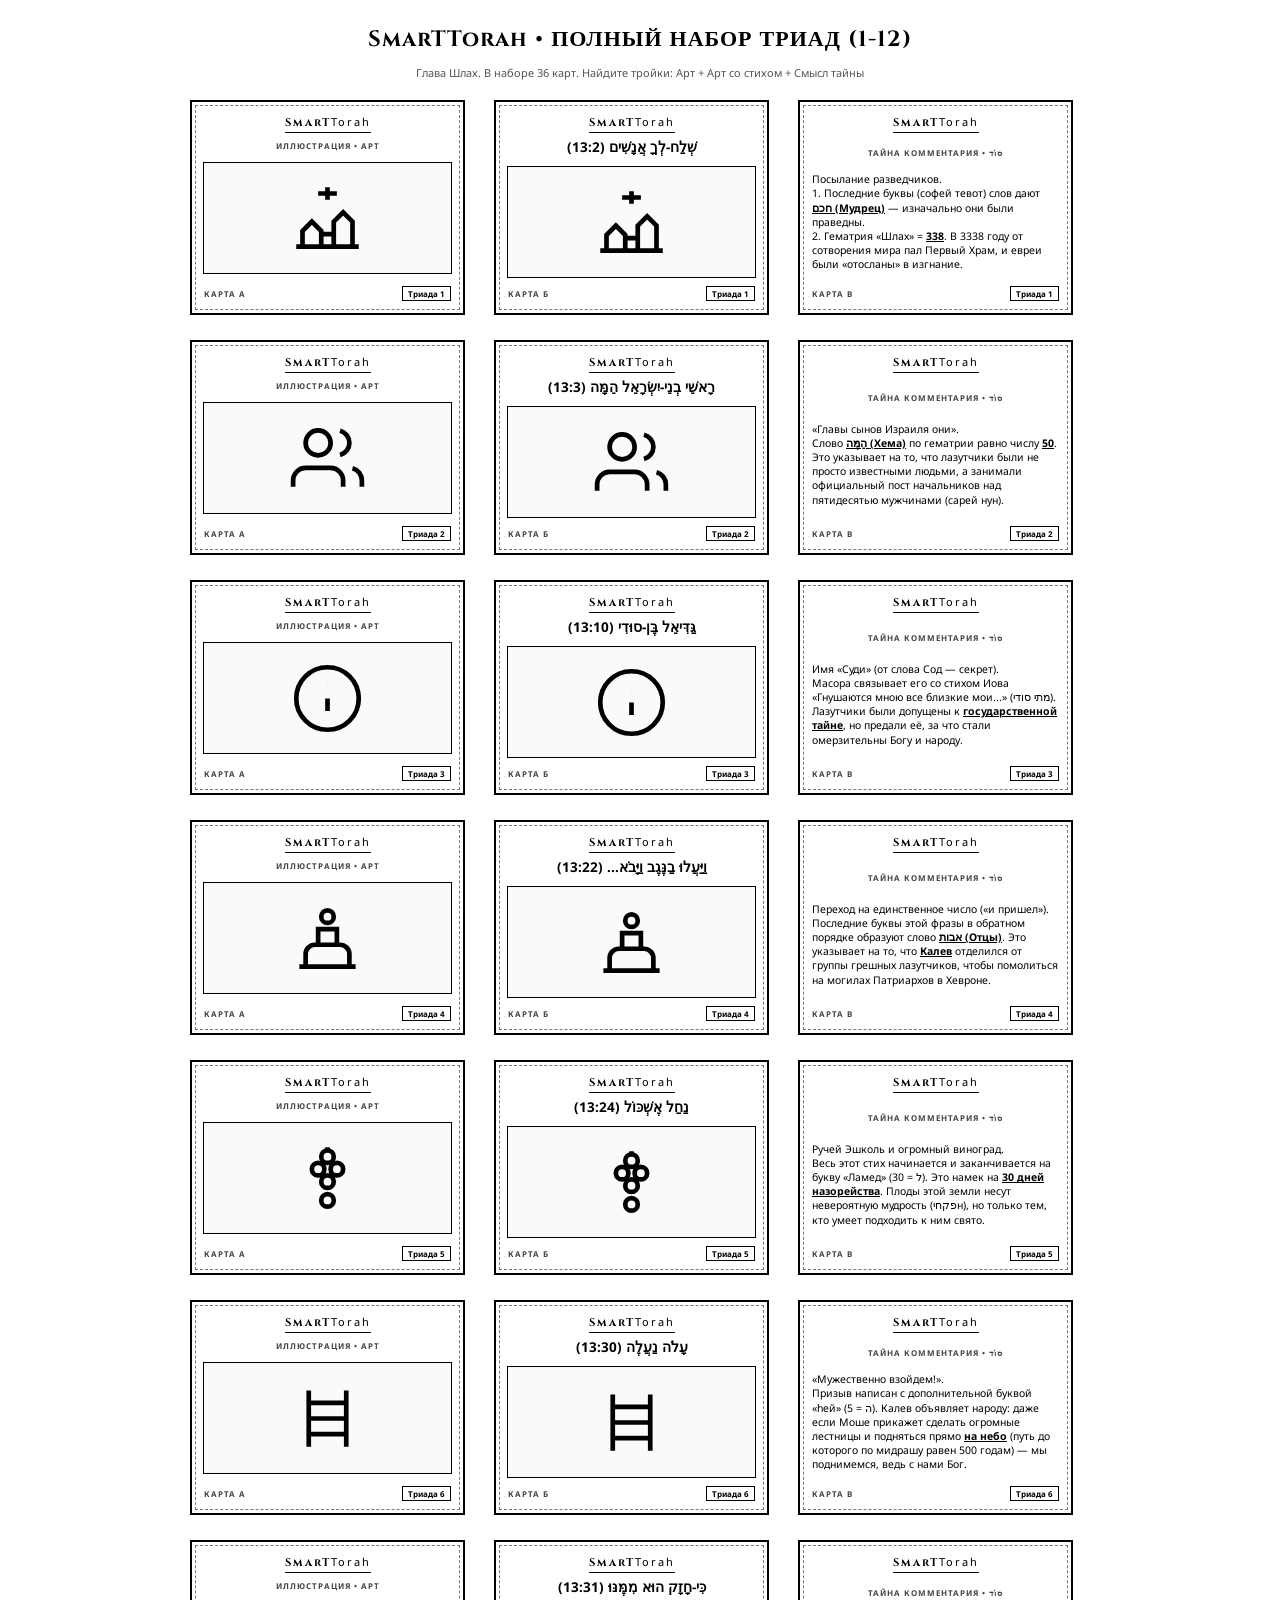
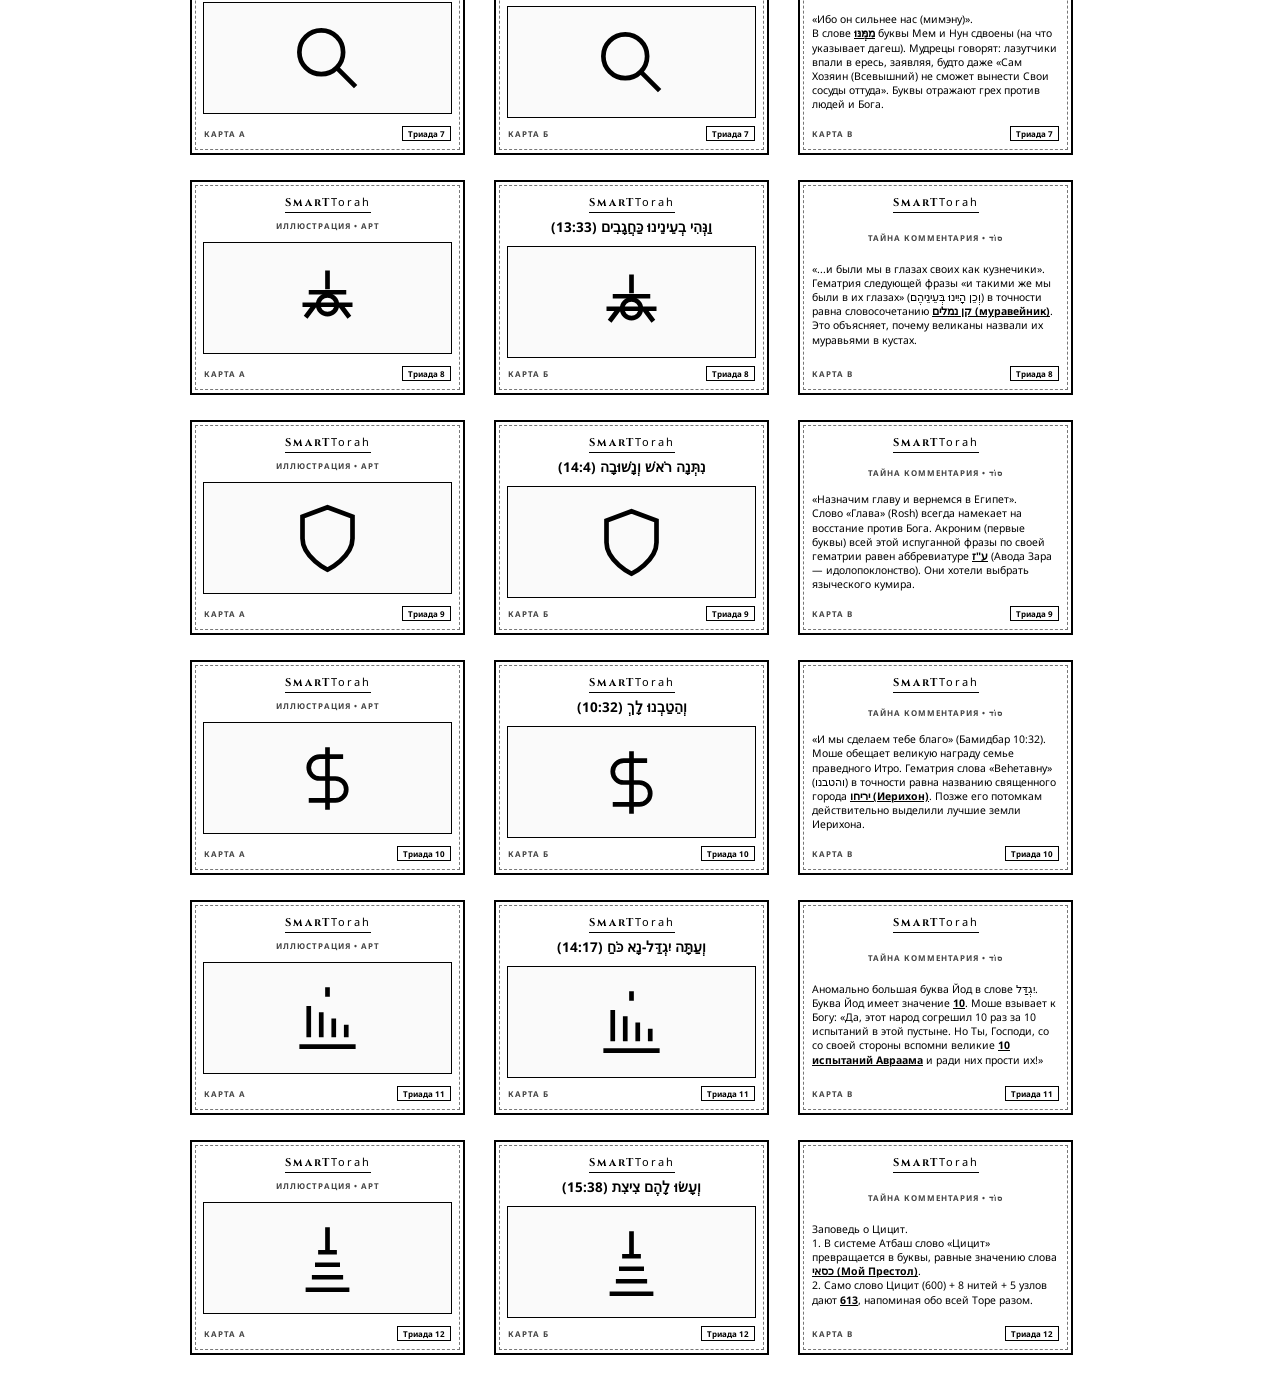
<file: chapters/shlach2.html>
﻿<!DOCTYPE html>
<html lang="ru">
<head>
   <meta charset="UTF-8">
   <title>SmarTTorah: Все 12 Триад — Глава Шлах (Исправлено)</title>
   <style>
       @import url('https://fonts.googleapis.com/css2?family=Cinzel:wght@700&family=Noto+Sans:wght@400;700&display=swap');
       
       body {
           font-family: 'Noto Sans', sans-serif;
           background-color: #ffffff;
           color: #000000;
           margin: 0;
           padding: 10px;
       }

       h1 {
           text-align: center;
           font-family: 'Cinzel', serif;
           font-size: 22px;
           margin-bottom: 2px;
           letter-spacing: 1px;
       }

       p.subtitle {
           text-align: center;
           font-size: 11px;
           color: #555;
           margin-bottom: 20px;
       }

       .triad-row {
           display: grid;
           grid-template-columns: repeat(3, 1fr);
           gap: 12px;
           max-width: 900px;
           margin: 0 auto 25px auto;
           page-break-inside: avoid;
       }

       .card {
           width: 275px;
           height: 215px;
           background-color: #ffffff;
           border: 2px solid #000000;
           outline: 1px dashed #777777;
           outline-offset: -6px;
           box-sizing: border-box;
           padding: 12px;
           display: flex;
           flex-direction: column;
           justify-content: space-between;
           align-items: center;
           text-align: center;
           position: relative;
       }

       .logo {
           font-family: 'Cinzel', serif;
           font-size: 11px;
           font-weight: 700;
           letter-spacing: 2px;
           border-bottom: 1px solid #000000;
           padding-bottom: 2px;
           width: fit-content;
       }
       .logo span {
           font-family: 'Noto Sans', sans-serif;
           font-weight: 400;
       }

       .card-type {
           font-size: 8px;
           text-transform: uppercase;
           letter-spacing: 1px;
           font-weight: bold;
           color: #444444;
       }

       .art-container {
           width: 100%;
           height: 110px;
           border: 1px solid #000000;
           margin: 4px 0;
           background: #fafafa;
           display: flex;
           justify-content: center;
           align-items: center;
       }

       .vector-art {
           width: 75px;
           height: 75px;
           color: #000000;
       }

       .quote {
           font-size: 13.5px;
           font-weight: 700;
           margin: 2px 0;
           direction: rtl;
       }

       .info-text {
           font-size: 10.5px;
           line-height: 1.35;
           text-align: left;
           width: 100%;
       }

       .highlight {
           font-weight: bold;
           text-decoration: underline;
       }

       .card-footer {
           width: 100%;
           display: flex;
           justify-content: space-between;
           align-items: center;
       }

       .triad-number {
           font-size: 8px;
           font-weight: bold;
           border: 1px solid #000000;
           padding: 1px 5px;
       }
   </style>
</head>
<body>

   <h1>SmarTTorah • ПОЛНЫЙ НАБОР ТРИАД (1-12)</h1>
   <p class="subtitle">Глава Шлах. В наборе 36 карт. Найдите тройки: Арт + Арт со стихом + Смысл тайны</p>

   <!-- ТРИАДА 1 -->
   <div class="triad-row">
       <div class="card">
           <div class="logo">SmarT<span>Torah</span></div>
           <span class="card-type">Иллюстрация • Арт</span>
           <div class="art-container">
               <svg class="vector-art" viewBox="0 0 24 24" fill="none" stroke="currentColor" stroke-width="1.5"><path d="M2 21h20M4 21v-5l3-3 3 3 v5M14 21v-8l3-3 3 3v8M10 21v-4h4v4M12 2v4M9 4h6"/></svg>
           </div>
           <div class="card-footer"><span class="card-type">Карта А</span><span class="triad-number">Триада 1</span></div>
       </div>
       <div class="card">
           <div class="logo">SmarT<span>Torah</span></div>
           <div class="quote">שְׁלַח-לְךָ אֲנָשִׁים (13:2)</div>
           <div class="art-container">
               <svg class="vector-art" viewBox="0 0 24 24" fill="none" stroke="currentColor" stroke-width="1.5"><path d="M2 21h20M4 21v-5l3-3 3 3 v5M14 21v-8l3-3 3 3v8M10 21v-4h4v4M12 2v4M9 4h6"/></svg>
           </div>
           <div class="card-footer"><span class="card-type">Карта Б</span><span class="triad-number">Триада 1</span></div>
       </div>
       <div class="card">
           <div class="logo">SmarT<span>Torah</span></div>
           <span class="card-type">Тайна Комментария • סוֹד</span>
           <div class="info-text">
               Посылание разведчиков. <br>
               1. Последние буквы (софей тевот) слов дают <span class="highlight">חכם (Мудрец)</span> — изначально они были праведны.<br>
               2. Гематрия «Шлах» = <span class="highlight">338</span>. В 3338 году от сотворения мира пал Первый Храм, и евреи были «отосланы» в изгнание.
           </div>
           <div class="card-footer"><span class="card-type">Карта В</span><span class="triad-number">Триада 1</span></div>
       </div>
   </div>

   <!-- ТРИАДА 2 -->
   <div class="triad-row">
       <div class="card">
           <div class="logo">SmarT<span>Torah</span></div>
           <span class="card-type">Иллюстрация • Арт</span>
           <div class="art-container">
               <svg class="vector-art" viewBox="0 0 24 24" fill="none" stroke="currentColor" stroke-width="1.5"><path d="M17 21v-2a4 4 0 0 0-4-4H5a4 4 0 0 0-4 4v2M9 11a4 4 0 1 0 0-8 4 4 0 0 0 0 8zM23 21v-2a4 4 0 0 0-3-3.87M16 3.13a4 4 0 0 1 0 7.75"/></svg>
           </div>
           <div class="card-footer"><span class="card-type">Карта А</span><span class="triad-number">Триада 2</span></div>
       </div>
       <div class="card">
           <div class="logo">SmarT<span>Torah</span></div>
           <div class="quote">רָאשֵׁי בְנֵי-יִשְׂרָאֵל הֵמָּה (13:3)</div>
           <div class="art-container">
               <svg class="vector-art" viewBox="0 0 24 24" fill="none" stroke="currentColor" stroke-width="1.5"><path d="M17 21v-2a4 4 0 0 0-4-4H5a4 4 0 0 0-4 4v2M9 11a4 4 0 1 0 0-8 4 4 0 0 0 0 8zM23 21v-2a4 4 0 0 0-3-3.87M16 3.13a4 4 0 0 1 0 7.75"/></svg>
           </div>
           <div class="card-footer"><span class="card-type">Карта Б</span><span class="triad-number">Триада 2</span></div>
       </div>
       <div class="card">
           <div class="logo">SmarT<span>Torah</span></div>
           <span class="card-type">Тайна Комментария • סוֹד</span>
           <div class="info-text">
               «Главы сынов Израиля они». <br>
               Слово <span class="highlight">הֵמָּה (Хема)</span> по гематрии равно числу <span class="highlight">50</span>. Это указывает на то, что лазутчики были не просто известными людьми, а занимали официальный пост начальников над пятидесятью мужчинами (сарей нун).
           </div>
           <div class="card-footer"><span class="card-type">Карта В</span><span class="triad-number">Триада 2</span></div>
       </div>
   </div>

   <!-- ТРИАДА 3 -->
   <div class="triad-row">
       <div class="card">
           <div class="logo">SmarT<span>Torah</span></div>
           <span class="card-type">Иллюстрация • Арт</span>
           <div class="art-container">
               <svg class="vector-art" viewBox="0 0 24 24" fill="none" stroke="currentColor" stroke-width="1.5"><path d="M12 22c5.523 0 10-4.477 10-10S17.523 2 12 2 2 6.477 2 12s4.477 10 10 10zM12 16v-4M12 8h.01"/></svg>
           </div>
           <div class="card-footer"><span class="card-type">Карта А</span><span class="triad-number">Триада 3</span></div>
       </div>
       <div class="card">
           <div class="logo">SmarT<span>Torah</span></div>
           <div class="quote">גַּדִּיאֵל בֶּן-סוּדִי (13:10)</div>
           <div class="art-container">
               <svg class="vector-art" viewBox="0 0 24 24" fill="none" stroke="currentColor" stroke-width="1.5"><path d="M12 22c5.523 0 10-4.477 10-10S17.523 2 12 2 2 6.477 2 12s4.477 10 10 10zM12 16v-4M12 8h.01"/></svg>
           </div>
           <div class="card-footer"><span class="card-type">Карта Б</span><span class="triad-number">Триада 3</span></div>
       </div>
       <div class="card">
           <div class="logo">SmarT<span>Torah</span></div>
           <span class="card-type">Тайна Комментария • סוֹד</span>
           <div class="info-text">
               Имя «Суди» (от слова Сод — секрет). <br>
               Масора связывает его со стихом Иова «Гнушаются мною все близкие мои...» (מתי סודי). Лазутчики были допущены к <span class="highlight">государственной тайне</span>, но предали её, за что стали омерзительны Богу и народу.
           </div>
           <div class="card-footer"><span class="card-type">Карта В</span><span class="triad-number">Триада 3</span></div>
       </div>
   </div>

   <!-- ТРИАДА 4 -->
   <div class="triad-row">
       <div class="card">
           <div class="logo">SmarT<span>Torah</span></div>
           <span class="card-type">Иллюстрация • Арт</span>
           <div class="art-container">
               <svg class="vector-art" viewBox="0 0 24 24" fill="none" stroke="currentColor" stroke-width="1.5"><path d="M12 7a2 2 0 1 0 0-4 2 2 0 0 0 0 4zM5 21v-4a3 3 0 0 1 3-3h8a3 3 0 0 1 3 3v4M9 14V9h6v5M3 21h18"/></svg>
           </div>
           <div class="card-footer"><span class="card-type">Карта А</span><span class="triad-number">Триада 4</span></div>
       </div>
       <div class="card">
           <div class="logo">SmarT<span>Torah</span></div>
           <div class="quote">וַיַּעֲלוּ בַנֶּגֶב וַיָּבֹא... (13:22)</div>
           <div class="art-container">
               <svg class="vector-art" viewBox="0 0 24 24" fill="none" stroke="currentColor" stroke-width="1.5"><path d="M12 7a2 2 0 1 0 0-4 2 2 0 0 0 0 4zM5 21v-4a3 3 0 0 1 3-3h8a3 3 0 0 1 3 3v4M9 14V9h6v5M3 21h18"/></svg>
           </div>
           <div class="card-footer"><span class="card-type">Карта Б</span><span class="triad-number">Триада 4</span></div>
       </div>
       <div class="card">
           <div class="logo">SmarT<span>Torah</span></div>
           <span class="card-type">Тайна Комментария • סוֹד</span>
           <div class="info-text">
               Переход на единственное число («и пришел»). <br>
               Последние буквы этой фразы в обратном порядке образуют слово <span class="highlight">אבות (Отцы)</span>. Это указывает на то, что <span class="highlight">Калев</span> отделился от группы грешных лазутчиков, чтобы помолиться на могилах Патриархов в Хевроне.
           </div>
           <div class="card-footer"><span class="card-type">Карта В</span><span class="triad-number">Триада 4</span></div>
       </div>
   </div>

   <!-- ТРИАДА 5 -->
   <div class="triad-row">
       <div class="card">
           <div class="logo">SmarT<span>Torah</span></div>
           <span class="card-type">Иллюстрация • Арт</span>
           <div class="art-container">
               <svg class="vector-art" viewBox="0 0 24 24" fill="none" stroke="currentColor" stroke-width="1.5"><circle cx="12" cy="5" r="2"/><circle cx="9" cy="9" r="2"/><circle cx="15" cy="9" r="2"/><circle cx="12" cy="13" r="2"/><circle cx="12" cy="19" r="2"/><path d="M12 2v1"/></svg>
           </div>
           <div class="card-footer"><span class="card-type">Карта А</span><span class="triad-number">Триада 5</span></div>
       </div>
       <div class="card">
           <div class="logo">SmarT<span>Torah</span></div>
           <div class="quote">נַחַל אֶשְׁכּוֹל (13:24)</div>
           <div class="art-container">
               <svg class="vector-art" viewBox="0 0 24 24" fill="none" stroke="currentColor" stroke-width="1.5"><circle cx="12" cy="5" r="2"/><circle cx="9" cy="9" r="2"/><circle cx="15" cy="9" r="2"/><circle cx="12" cy="13" r="2"/><circle cx="12" cy="19" r="2"/><path d="M12 2v1"/></svg>
           </div>
           <div class="card-footer"><span class="card-type">Карта Б</span><span class="triad-number">Триада 5</span></div>
       </div>
       <div class="card">
           <div class="logo">SmarT<span>Torah</span></div>
           <span class="card-type">Тайна Комментария • סוֹד</span>
           <div class="info-text">
               Ручей Эшколь и огромный виноград. <br>
               Весь этот стих начинается и заканчивается на букву «Ламед» (ל = 30). Это намек на <span class="highlight">30 дней назорейства</span>. Плоды этой земли несут невероятную мудрость (פקחיн), но только тем, кто умеет подходить к ним свято.
           </div>
           <div class="card-footer"><span class="card-type">Карта В</span><span class="triad-number">Триада 5</span></div>
       </div>
   </div>

   <!-- ТРИАДА 6 -->
   <div class="triad-row">
       <div class="card">
           <div class="logo">SmarT<span>Torah</span></div>
           <span class="card-type">Иллюстрация • Арт</span>
           <div class="art-container">
               <svg class="vector-art" viewBox="0 0 24 24" fill="none" stroke="currentColor" stroke-width="1.5"><path d="M6 3v18M18 3v18M6 7h12M6 12h12M6 17h12"/></svg>
           </div>
           <div class="card-footer"><span class="card-type">Карта А</span><span class="triad-number">Триада 6</span></div>
       </div>
       <div class="card">
           <div class="logo">SmarT<span>Torah</span></div>
           <div class="quote">עָלֹה נַעֲלֶה (13:30)</div>
           <div class="art-container">
               <svg class="vector-art" viewBox="0 0 24 24" fill="none" stroke="currentColor" stroke-width="1.5"><path d="M6 3v18M18 3v18M6 7h12M6 12h12M6 17h12"/></svg>
           </div>
           <div class="card-footer"><span class="card-type">Карта Б</span><span class="triad-number">Триада 6</span></div>
       </div>
       <div class="card">
           <div class="logo">SmarT<span>Torah</span></div>
           <span class="card-type">Тайна Комментария • סוֹד</span>
           <div class="info-text">
               «Мужественно взойдем!». <br>
               Призыв написан с дополнительной буквой «hей» (ה = 5). Калев объявляет народу: даже если Моше прикажет сделать огромные лестницы и подняться прямо <span class="highlight">на небо</span> (путь до которого по мидрашу равен 500 годам) — мы поднимемся, ведь с нами Бог.
           </div>
           <div class="card-footer"><span class="card-type">Карта В</span><span class="triad-number">Триада 6</span></div>
       </div>
   </div>

   <!-- ТРИАДА 7 -->
   <div class="triad-row">
       <div class="card">
           <div class="logo">SmarT<span>Torah</span></div>
           <span class="card-type">Иллюстрация • Арт</span>
           <div class="art-container">
               <svg class="vector-art" viewBox="0 0 24 24" fill="none" stroke="currentColor" stroke-width="1.5"><path d="M21 21l-6-6m2-5a7 7 0 1 1-14 0 7 7 0 0 1 14 0z"/></svg>
           </div>
           <div class="card-footer"><span class="card-type">Карта А</span><span class="triad-number">Триада 7</span></div>
       </div>
       <div class="card">
           <div class="logo">SmarT<span>Torah</span></div>
           <div class="quote">כִּי-חָזָק הוּא מִמֶּנּוּ (13:31)</div>
           <div class="art-container">
               <svg class="vector-art" viewBox="0 0 24 24" fill="none" stroke="currentColor" stroke-width="1.5"><path d="M21 21l-6-6m2-5a7 7 0 1 1-14 0 7 7 0 0 1 14 0z"/></svg>
           </div>
           <div class="card-footer"><span class="card-type">Карта Б</span><span class="triad-number">Триада 7</span></div>
       </div>
       <div class="card">
           <div class="logo">SmarT<span>Torah</span></div>
           <span class="card-type">Тайна Комментария • סוֹד</span>
           <div class="info-text">
               «Ибо он сильнее нас (мимэну)». <br>
               В слове <span class="highlight">מִמֶּנּוּ</span> буквы Мем и Нун сдвоены (на что указывает дагеш). Мудрецы говорят: лазутчики впали в ересь, заявляя, будто даже «Сам Хозяин (Всевышний) не сможет вынести Свои сосуды оттуда». Буквы отражают грех против людей и Бога.
           </div>
           <div class="card-footer"><span class="card-type">Карта В</span><span class="triad-number">Триада 7</span></div>
       </div>
   </div>

   <!-- ТРИАДА 8 -->
   <div class="triad-row">
       <div class="card">
           <div class="logo">SmarT<span>Torah</span></div>
           <span class="card-type">Иллюстрация • Арт</span>
           <div class="art-container">
               <svg class="vector-art" viewBox="0 0 24 24" fill="none" stroke="currentColor" stroke-width="1.5"><path d="M12 3v6M6 10h12M4 14h16M5 18l3-4M19 18l-3-4"/><circle cx="12" cy="14" r="3"/></svg>
           </div>
           <div class="card-footer"><span class="card-type">Карта А</span><span class="triad-number">Триада 8</span></div>
       </div>
       <div class="card">
           <div class="logo">SmarT<span>Torah</span></div>
           <div class="quote">וַנְּהִי בְעֵינֵינוּ כַּחֲגָבִים (13:33)</div>
           <div class="art-container">
               <svg class="vector-art" viewBox="0 0 24 24" fill="none" stroke="currentColor" stroke-width="1.5"><path d="M12 3v6M6 10h12M4 14h16M5 18l3-4M19 18l-3-4"/><circle cx="12" cy="14" r="3"/></svg>
           </div>
           <div class="card-footer"><span class="card-type">Карта Б</span><span class="triad-number">Триада 8</span></div>
       </div>
       <div class="card">
           <div class="logo">SmarT<span>Torah</span></div>
           <span class="card-type">Тайна Комментария • סוֹד</span>
           <div class="info-text">
               «...и были мы в глазах своих как кузнечики». <br>
               Гематрия следующей фразы «и такими же мы были в их глазах» (וְכֵן הָיִינוּ בְּעֵינֵיהֶם) в точности равна словосочетанию <span class="highlight">קן נמלים (муравейник)</span>. Это объясняет, почему великаны назвали их муравьями в кустах.
           </div>
           <div class="card-footer"><span class="card-type">Карта В</span><span class="triad-number">Триада 8</span></div>
       </div>
   </div>

   <!-- ТРИАДА 9 -->
   <div class="triad-row">
       <div class="card">
           <div class="logo">SmarT<span>Torah</span></div>
           <span class="card-type">Иллюстрация • Арт</span>
           <div class="art-container">
               <svg class="vector-art" viewBox="0 0 24 24" fill="none" stroke="currentColor" stroke-width="1.5"><path d="M12 22s8-4 8-10V5l-8-3-8 3v7c0 6 8 10 8 10z"/></svg>
           </div>
           <div class="card-footer"><span class="card-type">Карта А</span><span class="triad-number">Триада 9</span></div>
       </div>
       <div class="card">
           <div class="logo">SmarT<span>Torah</span></div>
           <div class="quote">נִתְּנָה רֹאשׁ וְנָשׁוּבָה (14:4)</div>
           <div class="art-container">
               <svg class="vector-art" viewBox="0 0 24 24" fill="none" stroke="currentColor" stroke-width="1.5"><path d="M12 22s8-4 8-10V5l-8-3-8 3v7c0 6 8 10 8 10z"/></svg>
           </div>
           <div class="card-footer"><span class="card-type">Карта Б</span><span class="triad-number">Триада 9</span></div>
       </div>
       <div class="card">
           <div class="logo">SmarT<span>Torah</span></div>
           <span class="card-type">Тайна Комментария • סוֹד</span>
           <div class="info-text">
               «Назначим главу и вернемся в Египет». <br>
               Слово «Глава» (Rosh) всегда намекает на восстание против Бога. Акроним (первые буквы) всей этой испуганной фразы по своей гематрии равен аббревиатуре <span class="highlight">ע"ז</span> (Авода Зара — идолопоклонство). Они хотели выбрать языческого кумира.
           </div>
           <div class="card-footer"><span class="card-type">Карта В</span><span class="triad-number">Триада 9</span></div>
       </div>
   </div>

   <!-- ТРИАДА 10 -->
   <div class="triad-row">
       <div class="card">
           <div class="logo">SmarT<span>Torah</span></div>
           <span class="card-type">Иллюстрация • Арт</span>
           <div class="art-container">
               <svg class="vector-art" viewBox="0 0 24 24" fill="none" stroke="currentColor" stroke-width="1.5"><path d="M12 2v20M17 5H9.5a3.5 3.5 0 0 0 0 7h5a3.5 3.5 0 0 1 0 7H6"/></svg>
           </div>
           <div class="card-footer"><span class="card-type">Карта А</span><span class="triad-number">Триада 10</span></div>
       </div>
       <div class="card">
           <div class="logo">SmarT<span>Torah</span></div>
           <div class="quote">וְהֵטַבְנוּ לָךְ (10:32)</div>
           <div class="art-container">
               <svg class="vector-art" viewBox="0 0 24 24" fill="none" stroke="currentColor" stroke-width="1.5"><path d="M12 2v20M17 5H9.5a3.5 3.5 0 0 0 0 7h5a3.5 3.5 0 0 1 0 7H6"/></svg>
           </div>
           <div class="card-footer"><span class="card-type">Карта Б</span><span class="triad-number">Триада 10</span></div>
       </div>
       <div class="card">
           <div class="logo">SmarT<span>Torah</span></div>
           <span class="card-type">Тайна Комментария • סוֹד</span>
           <div class="info-text">
               «И мы сделаем тебе благо» (Бамидбар 10:32). <br>
               Моше обещает великую награду семье праведного Итро. Гематрия слова «Веhетавну» (והטבנו) в точности равна названию священного города <span class="highlight">יריחו (Иерихон)</span>. Позже его потомкам действительно выделили лучшие земли Иерихона.
           </div>
           <div class="card-footer"><span class="card-type">Карта В</span><span class="triad-number">Триада 10</span></div>
       </div>
   </div>

   <!-- ТРИАДА 11 -->
   <div class="triad-row">
       <div class="card">
           <div class="logo">SmarT<span>Torah</span></div>
           <span class="card-type">Иллюстрация • Арт</span>
           <div class="art-container">
               <svg class="vector-art" viewBox="0 0 24 24" fill="none" stroke="currentColor" stroke-width="1.5"><path d="M10 18v-8M14 18v-6M6 18V8M18 18v-4M12 2v3M3 21h18"/></svg>
           </div>
           <div class="card-footer"><span class="card-type">Карта А</span><span class="triad-number">Триада 11</span></div>
       </div>
       <div class="card">
           <div class="logo">SmarT<span>Torah</span></div>
           <div class="quote">וְעַתָּה יִגְדַּל-נָא כֹּחַ (14:17)</div>
           <div class="art-container">
               <svg class="vector-art" viewBox="0 0 24 24" fill="none" stroke="currentColor" stroke-width="1.5"><path d="M10 18v-8M14 18v-6M6 18V8M18 18v-4M12 2v3M3 21h18"/></svg>
           </div>
           <div class="card-footer"><span class="card-type">Карта Б</span><span class="triad-number">Триада 11</span></div>
       </div>
       <div class="card">
           <div class="logo">SmarT<span>Torah</span></div>
           <span class="card-type">Тайна Комментария • סוֹד</span>
           <div class="info-text">
               Аномально большая буква Йод в слове יִגְדַּל. <br>
               Буква Йод имеет значение <span class="highlight">10</span>. Моше взывает к Богу: «Да, этот народ согрешил 10 раз за 10 испытаний в этой пустыне. Но Ты, Господи, со со своей стороны вспомни великие <span class="highlight">10 испытаний Авраама</span> и ради них прости их!»
           </div>
           <div class="card-footer"><span class="card-type">Карта В</span><span class="triad-number">Триада 11</span></div>
       </div>
   </div>

   <!-- ТРИАДА 12 -->
   <div class="triad-row">
       <div class="card">
           <div class="logo">SmarT<span>Torah</span></div>
           <span class="card-type">Иллюстрация • Арт</span>
           <div class="art-container">
               <svg class="vector-art" viewBox="0 0 24 24" fill="none" stroke="currentColor" stroke-width="1.5"><path d="M12 2v8M9 10h6M8 14h8M7 18h10M5 22h14"/></svg>
           </div>
           <div class="card-footer"><span class="card-type">Карта А</span><span class="triad-number">Триада 12</span></div>
       </div>
       <div class="card">
           <div class="logo">SmarT<span>Torah</span></div>
           <div class="quote">וְעָשׂוּ לָהֶם צִיצִת (15:38)</div>
           <div class="art-container">
               <svg class="vector-art" viewBox="0 0 24 24" fill="none" stroke="currentColor" stroke-width="1.5"><path d="M12 2v8M9 10h6M8 14h8M7 18h10M5 22h14"/></svg>
           </div>
           <div class="card-footer"><span class="card-type">Карта Б</span><span class="triad-number">Триада 12</span></div>
       </div>
       <div class="card">
           <div class="logo">SmarT<span>Torah</span></div>
           <span class="card-type">Тайна Комментария • סוֹד</span>
           <div class="info-text">
               Заповедь о Цицит. <br>
               1. В системе Атбаш слово «Цицит» превращается в буквы, равные значению слова <span class="highlight">כסאי (Мой Престол)</span>.<br>
               2. Само слово Цицит (600) + 8 нитей + 5 узлов дают <span class="highlight">613</span>, напоминая обо всей Торе разом.
           </div>
           <div class="card-footer"><span class="card-type">Карта В</span><span class="triad-number">Триада 12</span></div>
       </div>
   </div>

</body>
</html>
</file>
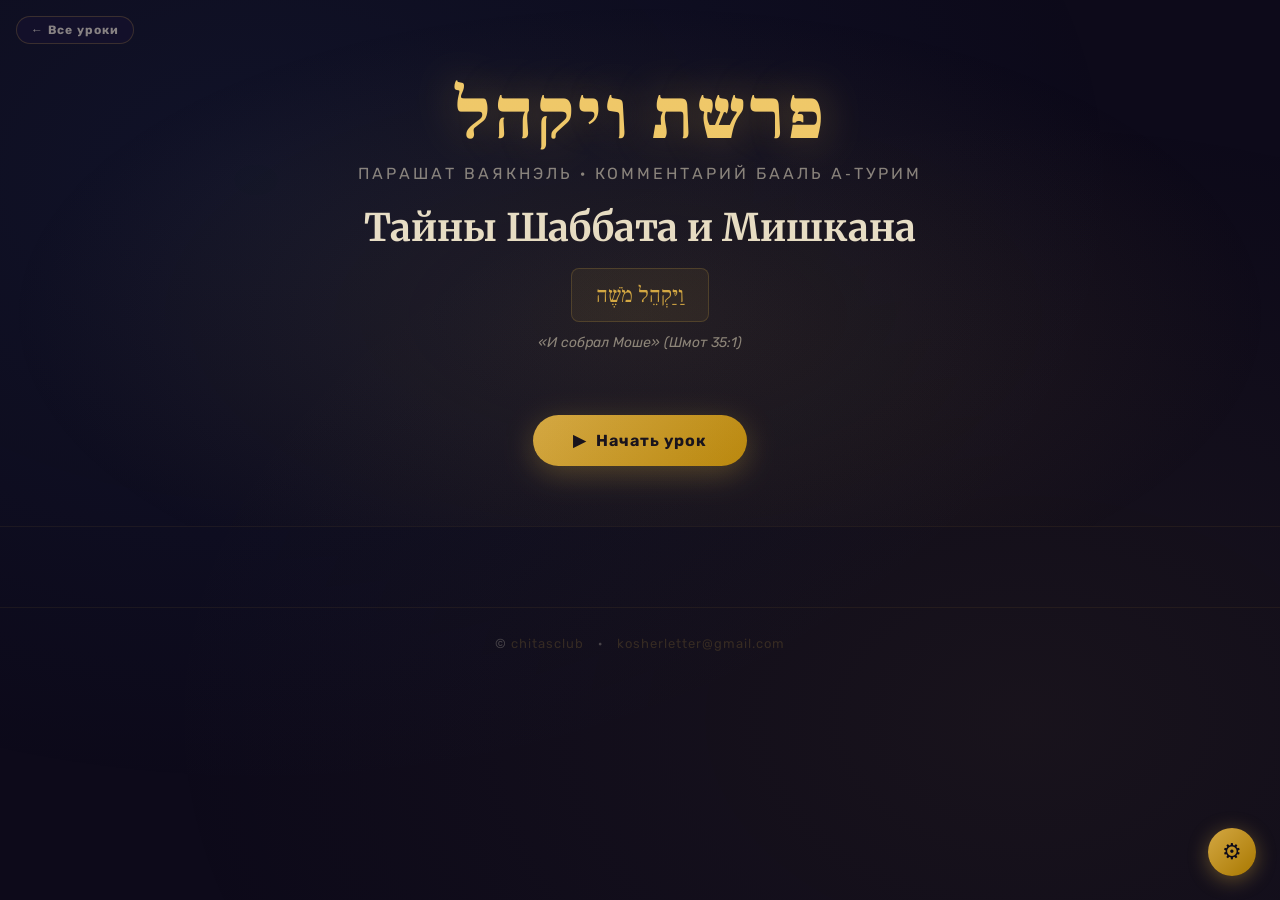
<file: chapters/Baalturim/Ru.html>
<!DOCTYPE html>
<html lang="ru">
<head>
<meta charset="UTF-8">
<meta name="viewport" content="width=device-width, initial-scale=1.0">
<title>פרשת ויקהל — Бааль а‑Турим</title>
<link href="https://fonts.googleapis.com/css2?family=Frank+Ruhl+Libre:wght@400;700;900&family=Merriweather:ital,wght@0,400;0,700;1,400&family=Rubik:wght@400;500;700&display=swap" rel="stylesheet">
<link rel="stylesheet" href="../../assets/shared.css">
<style>
/* (Variables, reset, body are in ../../assets/shared.css) */

/* Progress bar */
#progressBar {
  position:fixed; top:0; left:0; height:3px;
  background: linear-gradient(90deg, var(--gold), var(--blue2));
  transition: width 0.5s ease;
  z-index:100;
  box-shadow: 0 0 10px var(--gold);
}

/* Home button */
.home-btn {
  position:fixed; top:16px; left:16px; z-index:99;
  font-family:'Rubik',sans-serif; font-size:12px; font-weight:700;
  padding:6px 14px; border-radius:20px; border:1px solid var(--border);
  background:var(--bg2); color:var(--text-dim); cursor:pointer;
  transition:all 0.2s; letter-spacing:1px; text-decoration:none;
  display:inline-flex; align-items:center; gap:5px;
}
.home-btn:hover { background:var(--gold-dim); color:var(--text); }

/* ── HERO ── */
.hero {
  position:relative; z-index:1;
  text-align:center;
  padding:80px 20px 60px;
  border-bottom:1px solid var(--border-faint);
  overflow:hidden;
}
.hero::before {
  content:'';
  position:absolute; inset:0;
  background:radial-gradient(ellipse at center 60%, rgba(212,168,67,0.1) 0%, transparent 70%);
  pointer-events:none;
}
.parasha-label {
  display:inline-block;
  font-family:'Frank Ruhl Libre',serif;
  font-size:clamp(36px,8vw,72px);
  font-weight:900;
  color:var(--gold2);
  letter-spacing:4px;
  text-shadow:0 0 40px rgba(212,168,67,0.4);
  direction:rtl;
  line-height:1;
  margin-bottom:12px;
}
.hero-sub {
  font-size:clamp(13px,2vw,16px);
  color:var(--text-dim);
  letter-spacing:3px;
  text-transform:uppercase;
  margin-bottom:20px;
}
.hero-title {
  font-family:'Merriweather',serif;
  font-size:clamp(22px,4vw,38px);
  font-weight:700;
  color:var(--text);
  line-height:1.3;
  max-width:700px;
  margin:0 auto 16px;
}
.hero-verse {
  display:inline-block;
  font-family:'Frank Ruhl Libre',serif;
  font-size:clamp(16px,2.5vw,22px);
  color:var(--gold);
  direction:rtl;
  padding:12px 24px;
  border:1px solid var(--border);
  border-radius:8px;
  background:var(--gold-faint);
  margin-bottom:12px;
}
.hero-verse-ru {
  font-size:14px; color:var(--text-dim);
  font-style:italic; margin-bottom:32px;
}

/* Section nav dots */
.nav-dots {
  display:flex; gap:8px; justify-content:center;
  margin-bottom:32px; flex-wrap:wrap;
}
.nav-dot {
  width:10px; height:10px; border-radius:50%;
  background:var(--border);
  cursor:pointer; transition:all 0.3s;
  position:relative;
}
.nav-dot.active, .nav-dot.done { background:var(--gold); }
.nav-dot.done::after {
  content:'✓'; position:absolute; top:-20px; left:50%;
  transform:translateX(-50%); font-size:10px; color:var(--gold);
  white-space:nowrap;
}

/* Start button */
.start-btn {
  display:inline-flex; align-items:center; gap:10px;
  background:linear-gradient(135deg,var(--gold),#b8860b);
  color:#0d0a1a; font-family:'Rubik',sans-serif;
  font-size:16px; font-weight:700;
  padding:16px 40px; border-radius:40px; border:none;
  cursor:pointer; transition:all 0.3s;
  box-shadow:0 8px 30px rgba(212,168,67,0.3);
  letter-spacing:1px;
}
.start-btn:hover { transform:translateY(-2px); box-shadow:0 12px 40px rgba(212,168,67,0.4); }

/* ── LESSON CONTAINER ── */
.lesson-container {
  max-width:860px; margin:0 auto;
  padding:0 20px 80px;
  position:relative; z-index:1;
}
.section {
  display:none; opacity:0;
  transform:translateY(24px);
  transition:all 0.5s ease;
}
.section.active {
  display:block; opacity:1; transform:translateY(0);
}

/* Section header */
.sec-header {
  display:flex; align-items:center; gap:16px;
  margin:48px 0 28px;
  padding-bottom:16px;
  border-bottom:1px solid var(--border-faint);
}
.sec-num {
  width:44px; height:44px; border-radius:50%;
  background:linear-gradient(135deg,var(--gold),#8b6010);
  display:flex; align-items:center; justify-content:center;
  font-family:'Rubik',sans-serif; font-weight:700; font-size:18px;
  color:#0d0a1a; flex-shrink:0;
}
.sec-title-wrap {}
.sec-label {
  font-size:11px; letter-spacing:3px; color:var(--gold);
  text-transform:uppercase; margin-bottom:4px;
}
.sec-title {
  font-family:'Merriweather',serif;
  font-size:clamp(18px,3vw,26px); font-weight:700;
  color:var(--text); line-height:1.3;
}
.sec-heb-sub {
  font-family:'Frank Ruhl Libre',serif;
  font-size:clamp(14px,2vw,18px);
  color:var(--gold);
  direction:rtl;
  font-weight:700;
  margin-top:4px;
}

/* Content cards */
.card {
  background:var(--card);
  border:1px solid var(--border-faint);
  border-radius:var(--radius);
  padding:24px 28px;
  margin-bottom:20px;
  position:relative;
  overflow:hidden;
}
.card::before {
  content:''; position:absolute;
  top:0; left:0; right:0; height:2px;
  background:linear-gradient(90deg,transparent,var(--gold),transparent);
  opacity:0.4;
}
.card-accent {
  border-left:3px solid var(--gold);
  background:var(--gold-faint);
}
.card p {
  font-size:clamp(15px,2vw,17px);
  line-height:1.85;
  color:var(--text);
  margin-bottom:12px;
}
.card p:last-child { margin-bottom:0; }
.card p em { color:var(--gold2); font-style:normal; font-weight:500; }
.card p strong { color:var(--gold2); }
.card ul {
  margin:10px 0 10px 20px;
  line-height:1.85;
}
.card ul li {
  font-size:clamp(15px,2vw,17px);
  color:var(--text);
  margin-bottom:6px;
}

/* Hebrew quote */
.heb-quote {
  background:rgba(212,168,67,0.08);
  border:1px solid var(--border);
  border-radius:10px;
  padding:20px 24px;
  margin:20px 0;
  direction:rtl;
  text-align:right;
}
.heb-quote .heb-text {
  font-family:'Frank Ruhl Libre',serif;
  font-size:clamp(16px,2.5vw,20px);
  color:var(--gold2);
  line-height:1.9;
  margin-bottom:10px;
}
.heb-quote .heb-src {
  font-size:12px; color:var(--text-faint);
  letter-spacing:1px; direction:rtl;
}

/* Key concept box */
.key-concept {
  display:flex; gap:16px; align-items:flex-start;
  background:var(--blue-dim);
  border:1px solid rgba(58,123,213,0.25);
  border-radius:var(--radius);
  padding:20px 24px;
  margin:20px 0;
}
.key-icon { font-size:28px; flex-shrink:0; margin-top:2px; }
.key-body .key-title {
  font-weight:700; color:var(--blue2);
  font-size:15px; margin-bottom:6px;
  letter-spacing:0.5px;
}
.key-body p {
  font-size:15px; line-height:1.7;
  color:var(--text); margin:0;
}

/* Formula style */
.formula-block {
  display:flex; align-items:center;
  justify-content:center; gap:12px;
  flex-wrap:wrap;
  padding:20px;
  background:linear-gradient(135deg,rgba(212,168,67,0.08),rgba(58,123,213,0.05));
  border:1px solid var(--border);
  border-radius:var(--radius);
  margin:20px 0;
  font-family:'Merriweather',serif;
}
.f-part {
  padding:8px 18px; border-radius:8px;
  font-size:clamp(14px,2vw,18px); font-weight:700;
  text-align:center;
}
.f-part small { display:block; font-weight:400; font-size:12px; opacity:0.8; margin-top:4px; }
.f-eq { font-size:22px; color:var(--gold); }
.f-result {
  background:var(--gold);
  color:#0d0a1a;
  padding:10px 20px; border-radius:10px;
  font-size:clamp(14px,2vw,18px); font-weight:700;
}

/* Navigation buttons */
.nav-btns {
  display:flex; justify-content:space-between; align-items:center;
  margin-top:40px; gap:16px; flex-wrap:wrap;
}
.btn-prev, .btn-next {
  font-family:'Rubik',sans-serif; font-weight:600;
  padding:12px 28px; border-radius:30px; border:none;
  cursor:pointer; font-size:15px; transition:all 0.25s;
  display:flex; align-items:center; gap:8px;
}
.btn-prev {
  background:transparent; color:var(--text-dim);
  border:1px solid var(--border);
}
.btn-prev:hover { background:var(--card); color:var(--text); }
.btn-next {
  background:linear-gradient(135deg,var(--gold),#a87800);
  color:#0d0a1a;
  box-shadow:0 4px 20px rgba(212,168,67,0.25);
}
.btn-next:hover { transform:translateY(-1px); box-shadow:0 8px 28px rgba(212,168,67,0.35); }
.btn-next:disabled { opacity:0.4; cursor:not-allowed; transform:none; }

/* ── QUIZ ── */
.quiz-wrap { margin:28px 0; }
.quiz-q {
  background:var(--card);
  border:1px solid var(--border-faint);
  border-radius:var(--radius);
  padding:24px 28px;
  margin-bottom:20px;
  transition:all 0.3s;
}
.quiz-q.answered-correct { border-color:var(--teal); background:rgba(46,196,182,0.07); }
.quiz-q.answered-wrong { border-color:var(--rose); background:rgba(224,92,122,0.07); }
.q-num {
  font-size:11px; letter-spacing:2px; color:var(--text-faint);
  text-transform:uppercase; margin-bottom:10px;
}
.q-text {
  font-family:'Merriweather',serif;
  font-size:clamp(15px,2vw,18px);
  font-weight:700; color:var(--text);
  line-height:1.5; margin-bottom:18px;
}
.q-options { display:flex; flex-direction:column; gap:10px; }
.q-opt {
  background:rgba(255,255,255,0.04);
  border:1.5px solid rgba(255,255,255,0.1);
  border-radius:10px;
  padding:12px 18px;
  cursor:pointer;
  font-size:15px; color:var(--text);
  transition:all 0.2s; text-align:left;
  font-family:'Rubik',sans-serif;
  display:flex; align-items:center; gap:10px;
}
.q-opt:hover:not(:disabled) {
  border-color:var(--gold); background:var(--gold-faint);
  transform:translateX(4px);
}
.q-opt.correct {
  border-color:var(--teal); background:rgba(46,196,182,0.12);
  color:#a0f0e8;
}
.q-opt.wrong {
  border-color:var(--rose); background:rgba(224,92,122,0.12);
  color:#f0a0b0;
}
.q-opt:disabled { cursor:default; transform:none; }
.q-opt .opt-icon { font-size:18px; flex-shrink:0; }
.q-feedback {
  margin-top:14px; padding:12px 16px;
  border-radius:8px; font-size:14px;
  line-height:1.6; display:none;
}
.q-feedback.show { display:block; }
.q-feedback.correct-fb { background:rgba(46,196,182,0.1); color:#80e8df; border:1px solid rgba(46,196,182,0.2); }
.q-feedback.wrong-fb { background:rgba(224,92,122,0.1); color:#f0b0c0; border:1px solid rgba(224,92,122,0.2); }

/* Score */
.score-bar {
  display:flex; align-items:center; gap:12px;
  margin-bottom:24px;
  background:var(--gold-faint);
  border:1px solid var(--border);
  border-radius:10px;
  padding:12px 20px;
}
.score-label { font-size:13px; color:var(--text-dim); }
.score-val { font-weight:700; color:var(--gold2); font-size:20px; }
.score-progress {
  flex:1; height:6px; background:rgba(255,255,255,0.08);
  border-radius:3px; overflow:hidden;
}
.score-fill {
  height:100%; border-radius:3px;
  background:linear-gradient(90deg,var(--gold),var(--blue2));
  transition:width 0.5s ease;
}

/* ── FINAL RESULT ── */
.result-screen {
  display:none;
  text-align:center; padding:48px 20px;
}
.result-screen.show { display:block; }
.result-star {
  font-size:72px; margin-bottom:16px;
  animation:starPop 0.6s cubic-bezier(0.34,1.56,0.64,1) both;
}
@keyframes starPop {
  from { transform:scale(0) rotate(-30deg); opacity:0; }
  to { transform:scale(1) rotate(0); opacity:1; }
}
.result-title {
  font-family:'Merriweather',serif;
  font-size:clamp(24px,4vw,36px); font-weight:700;
  color:var(--gold2); margin-bottom:12px;
}
.result-sub {
  font-size:16px; color:var(--text-dim);
  max-width:500px; margin:0 auto 32px;
  line-height:1.6;
}
.result-score-big {
  font-size:64px; font-weight:700;
  color:var(--gold); font-family:'Rubik',sans-serif;
  line-height:1; margin-bottom:8px;
}
.result-score-label {
  font-size:14px; color:var(--text-faint); letter-spacing:2px;
  margin-bottom:36px;
}
.restart-btn {
  background:linear-gradient(135deg,var(--blue),#1a4a90);
  color:#fff; font-family:'Rubik',sans-serif;
  font-size:15px; font-weight:600;
  padding:14px 36px; border-radius:30px; border:none;
  cursor:pointer; transition:all 0.2s;
  box-shadow:0 6px 24px rgba(58,123,213,0.3);
  margin-right:12px;
}
.restart-btn:hover { transform:translateY(-2px); }
.home-result-btn {
  background:transparent;
  color:var(--text-dim); font-family:'Rubik',sans-serif;
  font-size:15px; font-weight:600;
  padding:14px 36px; border-radius:30px;
  border:1px solid var(--border);
  cursor:pointer; transition:all 0.2s;
  text-decoration:none;
  display:inline-block;
}
.home-result-btn:hover { background:var(--card); color:var(--text); }

/* ── ANIMATIONS ── */
.fade-in { animation:fadeInUp 0.5s ease both; }
@keyframes fadeInUp {
  from { opacity:0; transform:translateY(16px); }
  to { opacity:1; transform:translateY(0); }
}

@media(max-width:480px){
  .card { padding:18px 16px; }
  .heb-quote { padding:16px 16px; }
  .nav-btns { justify-content:center; }
}

/* ── Continue button ── */
.continue-btn {
  display: none;
  align-items: center;
  gap: 10px;
  background: transparent;
  border: 1px solid var(--border);
  color: var(--text-dim);
  font-family: 'Rubik', sans-serif;
  font-size: 14px;
  font-weight: 500;
  padding: 12px 30px;
  border-radius: 40px;
  cursor: pointer;
  transition: all 0.3s;
  letter-spacing: 0.5px;
  margin-top: 12px;
}
.continue-btn:hover { border-color: var(--gold); color: var(--gold2); }
.continue-btn.shown { display: inline-flex; }

/* ── TOC Sidebar ── */
.toc-sidebar {
  position: fixed;
  left: 12px;
  top: 50%;
  transform: translateY(-50%);
  z-index: 90;
  display: none;
}
.toc-sidebar.visible { display: block; }
.toc-toggle-btn {
  width: 40px; height: 40px;
  border-radius: 10px;
  border: 1px solid var(--border);
  background: var(--bg2);
  color: var(--gold);
  font-size: 18px;
  cursor: pointer;
  display: flex; align-items: center; justify-content: center;
  transition: all 0.2s;
  box-shadow: 0 4px 16px rgba(0,0,0,0.3);
}
.toc-toggle-btn:hover { background: var(--gold-dim); }
.toc-panel {
  position: absolute;
  left: 0;
  top: 48px;
  width: 230px;
  background: #1a1630;
  border: 1px solid var(--border);
  border-radius: 12px;
  padding: 14px 12px;
  box-shadow: 0 8px 32px rgba(0,0,0,0.5);
  opacity: 0;
  pointer-events: none;
  transform: translateX(-8px);
  transition: opacity 0.2s, transform 0.2s;
}
.toc-panel.open { opacity: 1; pointer-events: all; transform: translateX(0); }
.toc-panel-title {
  font-size: 10px;
  letter-spacing: 3px;
  color: var(--gold);
  text-transform: uppercase;
  margin-bottom: 10px;
  padding-bottom: 8px;
  border-bottom: 1px solid var(--border-faint);
}
.toc-item {
  display: block;
  width: 100%;
  text-align: left;
  background: transparent;
  border: none;
  color: var(--text-dim);
  font-size: 12px;
  font-family: 'Rubik', sans-serif;
  padding: 5px 8px;
  border-radius: 6px;
  cursor: pointer;
  transition: all 0.15s;
  margin-bottom: 2px;
  line-height: 1.4;
}
.toc-item:hover { background: var(--gold-dim); color: var(--text); }
.toc-item.toc-current { color: var(--gold2); background: var(--gold-faint); font-weight: 600; }
.toc-item.toc-done { color: var(--text-faint); }
@media (max-width: 920px) { .toc-sidebar { display: none !important; } }

/* ── Quick Read mode ── */
.quick-read .card:not(.card-accent) { display: none; }
.quick-read .two-col { display: none; }
.quick-read .formula-block { display: none; }

/* ── Settings button & panel ── */
/* ── Footer ── */
/* (These styles are in ../../assets/shared.css) */
</style>
</head>
<body>

<div id="progressBar" style="width:0%"></div>

<a class="home-btn" href="../../index.html">← Все уроки</a>

<!-- HERO -->
<div class="hero" id="heroSection">
  <div class="parasha-label">פרשת ויקהל</div>
  <div class="hero-sub">Парашат Ваякhэль · Комментарий Бааль а‑Турим</div>
  <div class="hero-title">Тайны Шаббата и Мишкана</div>
  <div class="hero-verse">וַיַּקְהֵל מֹשֶׁה</div>
  <div class="hero-verse-ru">«И собрал Моше» (Шмот 35:1)</div>
  <div class="nav-dots" id="navDots"></div>
  <button class="start-btn" onclick="startLesson()">
    <span>▶</span>
    <span>Начать урок</span>
  </button>
  <br>
  <button class="continue-btn" id="continueBtn" onclick="continueLesson()">
    <span>↩</span>
    <span id="continueBtnLabel">Продолжить урок</span>
  </button>
</div>

<!-- LESSON CONTAINER -->
<div class="lesson-container" id="lessonContainer" style="display:none">

  <!-- SECTION 1 -->
  <div class="section" id="sec-1">
    <div class="sec-header">
      <div class="sec-num">1</div>
      <div class="sec-title-wrap">
        <div class="sec-label">Введение</div>
        <div class="sec-title">«И собрал Моше»</div>
        <div class="sec-heb-sub">וַיַּקְהֵל מֹשֶׁה</div>
      </div>
    </div>

    <div class="card fade-in">
      <p>Глава начинается словами: <em>«Ваякhэль Моше» — «И собрал Моше»</em>. Бааль а‑Турим замечает, что перед этим сказано о сиянии лица Моше после получения скрижалей.</p>
      <p>Почему сразу после этого говорится о Шаббате? Потому что свет Шаббата отличается от света обычных дней. Шаббат приносит особое духовное сияние.</p>
      <p>Поэтому слово <strong>«Ваякhэль»</strong> намекает на собрание народа в Шаббат для слушания учения Торы.</p>
    </div>

    <div class="heb-quote fade-in">
      <div class="heb-text">וַיַּקְהֵל מֹשֶׁה אֶת כָּל עֲדַת בְּנֵי יִשְׂרָאֵל</div>
      <div class="heb-src">— שמות לה:א · Шмот 35:1</div>
    </div>

    <div class="key-concept fade-in">
      <div class="key-icon">✨</div>
      <div class="key-body">
        <div class="key-title">Главная идея</div>
        <p>Моше собрал весь народ Израиля <strong style="color:var(--gold2)">именно в Шаббат</strong> — чтобы показать: Шаббат — это особое время для духовного объединения и изучения Торы.</p>
      </div>
    </div>

    <div class="nav-btns">
      <div></div>
      <button class="btn-next" onclick="nextSection()">Далее →</button>
    </div>
  </div>

  <!-- SECTION 2 -->
  <div class="section" id="sec-2">
    <div class="sec-header">
      <div class="sec-num">2</div>
      <div class="sec-title-wrap">
        <div class="sec-label">Гематрия</div>
        <div class="sec-title">Тайна 39 работ Шаббата</div>
        <div class="sec-heb-sub">סוד ל״ט מלאכות</div>
      </div>
    </div>

    <div class="card fade-in">
      <p>В стихе сказано: <em>אֵלֶּה הַדְּבָרִים</em>.</p>
      <p>Бааль а‑Турим объясняет, что здесь скрыт намёк на число работ, запрещённых в Шаббат.</p>
    </div>

    <div class="formula-block fade-in">
      <div class="f-part" style="background:rgba(212,168,67,0.1);border:1px solid rgba(212,168,67,0.3);color:var(--gold2)">אֵלֶּה<br><small>= 36</small></div>
      <div class="f-eq">+</div>
      <div class="f-part" style="background:rgba(91,156,246,0.1);border:1px solid rgba(91,156,246,0.3);color:var(--blue2)">הַ<br><small>= 1</small></div>
      <div class="f-eq">+</div>
      <div class="f-part" style="background:rgba(212,168,67,0.1);border:1px solid rgba(212,168,67,0.3);color:var(--gold2)">דְּבָרִים<br><small>= 2</small></div>
      <div class="f-eq">=</div>
      <div class="f-result">39 работ</div>
    </div>

    <div class="card fade-in">
      <p>Это число основных работ Шаббата. Бааль а‑Турим раскрывает, что сама формулировка стиха является намёком на это число.</p>
    </div>

    <div class="nav-btns">
      <button class="btn-prev" onclick="prevSection()">← Назад</button>
      <button class="btn-next" onclick="nextSection()">Далее →</button>
    </div>
  </div>

  <!-- SECTION 3 -->
  <div class="section" id="sec-3">
    <div class="sec-header">
      <div class="sec-num">3</div>
      <div class="sec-title-wrap">
        <div class="sec-label">Дефектное написание</div>
        <div class="sec-title">Намёк в слове «לַעֲשֹׂת»</div>
        <div class="sec-heb-sub">רמז בכתיב חסר</div>
      </div>
    </div>

    <div class="card fade-in">
      <p>Бааль а‑Турим замечает, что слово <em>לַעֲשֹׂת</em> написано без буквы ו (дефектное написание — כְּתִיב חָסֵר).</p>
      <p>Буквы дают намёк через гематрию:</p>
    </div>

    <div class="formula-block fade-in">
      <div class="f-part" style="background:rgba(212,168,67,0.1);border:1px solid rgba(212,168,67,0.3);color:var(--gold2)">ל<br><small>= 30</small></div>
      <div class="f-eq">+</div>
      <div class="f-part" style="background:rgba(91,156,246,0.1);border:1px solid rgba(91,156,246,0.3);color:var(--blue2)">תשע<br><small>= 9</small></div>
      <div class="f-eq">=</div>
      <div class="f-result">39</div>
    </div>

    <div class="card fade-in">
      <p>Итого снова получается <strong>39</strong>.</p>
      <p>Это намёк: 39 работ разрешены в шесть дней недели, но запрещены в Шаббат.</p>
    </div>

    <div class="nav-btns">
      <button class="btn-prev" onclick="prevSection()">← Назад</button>
      <button class="btn-next" onclick="nextSection()">Далее →</button>
    </div>
  </div>

  <!-- SECTION 4 -->
  <div class="section" id="sec-4">
    <div class="sec-header">
      <div class="sec-num">4</div>
      <div class="sec-title-wrap">
        <div class="sec-label">Закон Шаббата</div>
        <div class="sec-title">Почему упоминается огонь</div>
        <div class="sec-heb-sub">לֹא תְבַעֲרוּ אֵשׁ</div>
      </div>
    </div>

    <div class="heb-quote fade-in">
      <div class="heb-text">לֹא תְבַעֲרוּ אֵשׁ בְּכֹל מֹשְׁבֹתֵיכֶם בְּיוֹם הַשַּׁבָּת</div>
      <div class="heb-src">— שמות לה:ג · Шмот 35:3</div>
    </div>

    <div class="card fade-in">
      <p>Тора говорит: <em>«Не зажигайте огня в день Шаббата»</em>.</p>
      <p>Бааль а‑Турим объясняет: огонь был необходим для работы Мишкана — плавки металлов, приготовления красителей и обработки материалов.</p>
      <p>Поэтому Тора подчёркивает: даже ради строительства Мишкана нельзя нарушать Шаббат.</p>
    </div>

    <div class="key-concept fade-in">
      <div class="key-icon">🔥</div>
      <div class="key-body">
        <div class="key-title">Принцип: Шаббат выше Мишкана</div>
        <p>Строительство Мишкана — великая заповедь. Но Шаббат стоит выше неё. Никакая цель, даже самая святая, не отменяет Шаббат.</p>
      </div>
    </div>

    <div class="nav-btns">
      <button class="btn-prev" onclick="prevSection()">← Назад</button>
      <button class="btn-next" onclick="nextSection()">Далее →</button>
    </div>
  </div>

  <!-- SECTION 5 -->
  <div class="section" id="sec-5">
    <div class="sec-header">
      <div class="sec-num">5</div>
      <div class="sec-title-wrap">
        <div class="sec-label">Намёк в буквах</div>
        <div class="sec-title">Тайна слова «Шаббат»</div>
        <div class="sec-heb-sub">סוד המילה שַׁבָּת</div>
      </div>
    </div>

    <div class="card fade-in">
      <p>Бааль а‑Турим пишет удивительный намёк. В словах:</p>
    </div>

    <div class="heb-quote fade-in">
      <div class="heb-text">הַשַּׁבָּת וַיֹּאמֶר</div>
      <div class="heb-src">— שמות לה:א · Шмот 35:1</div>
    </div>

    <div class="card fade-in">
      <p>Начальные и конечные буквы этих слов образуют слово:</p>
    </div>

    <div class="formula-block fade-in">
      <div class="f-part" style="background:rgba(212,168,67,0.1);border:1px solid rgba(212,168,67,0.3);color:var(--gold2)">הַשַּׁבָּ<strong>ת</strong><br><small>ה + ת</small></div>
      <div class="f-eq">+</div>
      <div class="f-part" style="background:rgba(91,156,246,0.1);border:1px solid rgba(91,156,246,0.3);color:var(--blue2)">וַיֹּאמֶ<strong>ר</strong><br><small>ו + ר</small></div>
      <div class="f-eq">→</div>
      <div class="f-result">תּוֹרָה</div>
    </div>

    <div class="card card-accent fade-in">
      <p>Это намёк: <strong>Шаббат — главное время изучения Торы</strong>.</p>
      <p>Потому что человек свободен от работы и может посвятить себя учению.</p>
    </div>

    <div class="key-concept fade-in" style="background:rgba(212,168,67,0.08);border-color:rgba(212,168,67,0.3)">
      <div class="key-icon">📖</div>
      <div class="key-body">
        <div class="key-title" style="color:var(--gold2)">Шаббат и Тора — одно целое</div>
        <p>Буквы самого стиха о Шаббате содержат слово «Тора». Это указывает: <strong style="color:var(--gold2)">Шаббат и изучение Торы неразрывно связаны</strong>.</p>
      </div>
    </div>

    <div class="nav-btns">
      <button class="btn-prev" onclick="prevSection()">← Назад</button>
      <button class="btn-next" onclick="nextSection()">Далее →</button>
    </div>
  </div>

  <!-- SECTION 6 -->
  <div class="section" id="sec-6">
    <div class="sec-header">
      <div class="sec-num">6</div>
      <div class="sec-title-wrap">
        <div class="sec-label">Пожертвования</div>
        <div class="sec-title">Почему сказано «она принесёт»</div>
        <div class="sec-heb-sub">יְבִיאֶהָ — женская форма глагола</div>
      </div>
    </div>

    <div class="heb-quote fade-in">
      <div class="heb-text">יְבִיאֶהָ אֵת תְּרוּמַת ה׳</div>
      <div class="heb-src">— שמות לה:ה · Шмот 35:5</div>
    </div>

    <div class="card fade-in">
      <p>Тора говорит: <em>יְבִיאֶהָ אֵת תְּרוּמַת ה'</em> — используя глагол в женской форме.</p>
      <p>Почему именно женская форма? Бааль а‑Турим объясняет: пожертвования включали украшения женщин:</p>
    </div>

    <div class="card fade-in">
      <ul>
        <li>серьги</li>
        <li>кольца</li>
        <li>браслеты</li>
      </ul>
    </div>

    <div class="card card-accent fade-in">
      <p>Поэтому Тора подчёркивает: <strong>муж не должен жертвовать украшения жены без её согласия</strong>.</p>
      <p>Они должны быть принесены по её собственной воле.</p>
    </div>

    <div class="key-concept fade-in">
      <div class="key-icon">💍</div>
      <div class="key-body">
        <div class="key-title">Урок о согласии</div>
        <p>Даже ради такого великого дела, как строительство Мишкана, муж не имеет права распоряжаться украшениями жены без её ведома и согласия.</p>
      </div>
    </div>

    <div class="nav-btns">
      <button class="btn-prev" onclick="prevSection()">← Назад</button>
      <button class="btn-next" onclick="nextSection()">Далее →</button>
    </div>
  </div>

  <!-- SECTION 7 -->
  <div class="section" id="sec-7">
    <div class="sec-header">
      <div class="sec-num">7</div>
      <div class="sec-title-wrap">
        <div class="sec-label">Единство семьи</div>
        <div class="sec-title">Муж и жена строят Мишкан вместе</div>
        <div class="sec-heb-sub">אִישׁ וְאִשָּׁה — שׁוּתָּפִים בַּמִּשְׁכָּן</div>
      </div>
    </div>

    <div class="heb-quote fade-in">
      <div class="heb-text">וַיָּבֹאוּ הָאֲנָשִׁים עַל הַנָּשִׁים</div>
      <div class="heb-src">— שמות לה:כב · Шмот 35:22</div>
    </div>

    <div class="card fade-in">
      <p>В стихе сказано: <em>«И пришли мужчины вместе с женщинами»</em>.</p>
      <p>Бааль а‑Турим говорит: гематрия намекает на то, что муж и жена приходят вместе.</p>
    </div>

    <div class="card card-accent fade-in">
      <p>Это показывает: <strong>строительство Мишкана было общим делом семьи</strong>.</p>
      <p>Муж и жена приносили пожертвования совместно, как единое целое.</p>
    </div>

    <div class="key-concept fade-in" style="background:rgba(212,168,67,0.08);border-color:rgba(212,168,67,0.3)">
      <div class="key-icon">👫</div>
      <div class="key-body">
        <div class="key-title" style="color:var(--gold2)">Мишкан — дело всей семьи</div>
        <p>Святилище строится не отдельным человеком, а <strong style="color:var(--gold2)">всей общиной и каждой семьёй вместе</strong>. Муж и жена как партнёры — это основа Мишкана.</p>
      </div>
    </div>

    <div class="nav-btns">
      <button class="btn-prev" onclick="prevSection()">← Назад</button>
      <button class="btn-next" onclick="nextSection()">Далее →</button>
    </div>
  </div>

  <!-- SECTION 8 -->
  <div class="section" id="sec-8">
    <div class="sec-header">
      <div class="sec-num">8</div>
      <div class="sec-title-wrap">
        <div class="sec-label">Роль женщин</div>
        <div class="sec-title">Мудрость женщин</div>
        <div class="sec-heb-sub">חָכְמַת הַנָּשִׁים</div>
      </div>
    </div>

    <div class="heb-quote fade-in">
      <div class="heb-text">וְכָל אִשָּׁה חַכְמַת לֵב בְּיָדֶיהָ טָווּ</div>
      <div class="heb-src">— שמות לה:כה · Шмот 35:25</div>
    </div>

    <div class="card fade-in">
      <p>Тора говорит: <em>«И каждая мудрая женщина пряла своими руками»</em>.</p>
      <p>Бааль а‑Турим сравнивает три стиха Писания со словами <em>«все женщины»</em>.</p>
    </div>

    <div class="card fade-in">
      <p>Иногда женщины в Торе упоминаются:</p>
      <ul>
        <li>как участницы идолопоклонства</li>
        <li>как часть военной добычи</li>
      </ul>
      <p>Но <strong>здесь</strong> они представлены как источник мудрости.</p>
    </div>

    <div class="heb-quote fade-in">
      <div class="heb-text">וְהַחָכְמָה תְּחַיֶּה בְעָלֶיהָ</div>
      <div class="heb-src">— קהלת ז:יב · Коэлет 7:12</div>
    </div>

    <div class="card card-accent fade-in">
      <p>Как сказано: <em>«Мудрость оживляет своего обладателя»</em>.</p>
      <p>Именно мудрость женщин стала основой для создания Мишкана — священного жилища для Всевышнего.</p>
    </div>

    <div class="nav-btns">
      <button class="btn-prev" onclick="prevSection()">← Назад</button>
      <button class="btn-next" onclick="nextSection()">Далее →</button>
    </div>
  </div>

  <!-- SECTION 9 -->
  <div class="section" id="sec-9">
    <div class="sec-header">
      <div class="sec-num">9</div>
      <div class="sec-title-wrap">
        <div class="sec-label">Ошибка вождей</div>
        <div class="sec-title">Ошибка князей Израиля</div>
        <div class="sec-heb-sub">טָעוּת הַנְּשִׂיאִים</div>
      </div>
    </div>

    <div class="heb-quote fade-in">
      <div class="heb-text">וְהַנְּשִׂאִם הֵבִיאוּ אֵת אַבְנֵי הַשֹּׁהַם</div>
      <div class="heb-src">— שמות לה:כז · Шмот 35:27</div>
    </div>

    <div class="card fade-in">
      <p>Слово <em>וְהַנְּשִׂאִם</em> написано <strong>без буквы י</strong> (дефектное написание).</p>
      <p>Бааль а‑Турим объясняет: князья Израиля задержались с пожертвованиями.</p>
    </div>

    <div class="card fade-in">
      <p>Они сказали:</p>
      <ul>
        <li>«Пусть народ принесёт сначала,</li>
        <li>а мы принесём недостающее».</li>
      </ul>
      <p>Но народ принёс всё сразу — не оставив ничего недостающего.</p>
    </div>

    <div class="card card-accent fade-in">
      <p>Поэтому буква י была убрана из слова — <strong>как намёк на их промедление</strong>.</p>
      <p>Урок: в служении Всевышнему не следует откладывать. Тот, кто промедлил — упустил своё место.</p>
    </div>

    <div class="key-concept fade-in">
      <div class="key-icon">⏳</div>
      <div class="key-body">
        <div class="key-title">Не откладывай добрые дела</div>
        <p>Промедление в исполнении доброго дела может привести к тому, что возможность будет упущена. <strong style="color:var(--gold2)">Торопись делать добро — не медли.</strong></p>
      </div>
    </div>

    <div class="nav-btns">
      <button class="btn-prev" onclick="prevSection()">← Назад</button>
      <button class="btn-next" onclick="nextSection()">Далее →</button>
    </div>
  </div>

  <!-- SECTION 10: MAIN LESSON -->
  <div class="section" id="sec-10">
    <div class="sec-header">
      <div class="sec-num">✦</div>
      <div class="sec-title-wrap">
        <div class="sec-label">Итог урока</div>
        <div class="sec-title">Главный урок</div>
      </div>
    </div>

    <div class="card card-accent fade-in">
      <p>Шаббат — источник духовного света. Именно в этот день евреи собираются вместе, изучают Тору и соединяются со Всевышним.</p>
      <p>Как намекают буквы самого стиха: <strong>הַשַּׁבָּת וַיֹּאמֶר → תּוֹרָה</strong> — Шаббат указывает на Тору.</p>
    </div>

    <div class="key-concept fade-in" style="background:rgba(212,168,67,0.08);border-color:rgba(212,168,67,0.3)">
      <div class="key-icon">🕍</div>
      <div class="key-body">
        <div class="key-title" style="color:var(--gold2)">Строительство Мишкана — общее дело</div>
        <p>Мишкан строился всем Израилем: мужчинами и женщинами, вождями и простым народом. Каждый вносил свою часть. <strong style="color:var(--gold2)">Не медли — твой вклад незаменим.</strong></p>
      </div>
    </div>

    <div class="nav-btns">
      <button class="btn-prev" onclick="prevSection()">← Назад</button>
      <button class="btn-next" onclick="nextSection()">К викторине →</button>
    </div>
  </div>

  <!-- SECTION 11: QUIZ -->
  <div class="section" id="sec-11">
    <div class="sec-header">
      <div class="sec-num">✦</div>
      <div class="sec-title-wrap">
        <div class="sec-label">Мини-Викторина</div>
        <div class="sec-title">Проверь себя</div>
      </div>
    </div>

    <div class="score-bar fade-in">
      <span class="score-label">Правильных ответов:</span>
      <span class="score-val" id="scoreVal">0 / 7</span>
      <div class="score-progress"><div class="score-fill" id="scoreFill" style="width:0%"></div></div>
    </div>

    <div class="quiz-wrap" id="quizWrap"></div>

    <div class="nav-btns">
      <button class="btn-prev" onclick="prevSection()">← Назад</button>
      <button class="btn-next" id="finishBtn" onclick="showResult()" disabled>
        Завершить урок 🎓
      </button>
    </div>
  </div>

</div>

<!-- RESULT -->
<div class="lesson-container">
  <div class="result-screen" id="resultScreen">
    <div class="result-star" id="resultStar">⭐</div>
    <div class="result-title" id="result-title">Урок завершён!</div>
    <div class="result-score-big" id="resultScoreBig">0</div>
    <div class="result-score-label" id="result-score-label">из 7 правильных</div>
    <div class="result-sub" id="result-sub">Молодец! Ты познакомился с тайнами Бааль а‑Турима.</div>
    <div style="display:flex;justify-content:center;gap:12px;flex-wrap:wrap">
      <button class="restart-btn" onclick="restartLesson()">↺ Начать снова</button>
      <a class="home-result-btn" href="../../index.html">← Все уроки</a>
    </div>
  </div>
</div>

<script>
// ─── QUIZ DATA ───
const quizData = [
  {
    q: 'Сколько основных работ запрещено в Шаббат?',
    opts: ['7', '10', '39', '70'],
    correct: 2,
    fb_ok: '✓ Верно! Бааль а‑Турим выводит число 39 из слов «אֵלֶּה הַדְּבָרִים»: 36 + 1 + 2 = 39.',
    fb_no: '✗ Неверно. Число запрещённых работ — 39. Бааль а‑Турим выводит его из слов «אֵלֶּה הַדְּבָרִים».'
  },
  {
    q: 'Из каких слов Бааль а‑Турим выводит число 39 работ?',
    opts: ['Берешит бара', 'אֵלֶּה הַדְּבָרִים', 'ששת ימים', 'לא תבערו'],
    correct: 1,
    fb_ok: '✓ Правильно! Из слов «אֵלֶּה הַדְּבָרִים»: אֵלֶּה = 36, הַ = 1, דְּבָרִים = 2, итого 39.',
    fb_no: '✗ Неверно. Намёк на число 39 содержится в словах «אֵלֶּה הַדְּבָרִים».'
  },
  {
    q: 'Почему Тора отдельно запрещает зажигать огонь в Шаббат?',
    opts: [
      'Он использовался при строительстве Мишкана',
      'Это самый тяжёлый грех',
      'Огонь был редкостью',
      'Это символический запрет'
    ],
    correct: 0,
    fb_ok: '✓ Верно! Огонь нужен был для плавки металлов при строительстве Мишкана. Тора подчёркивает: даже ради Мишкана нельзя нарушать Шаббат.',
    fb_no: '✗ Неверно. Огонь использовался при строительстве Мишкана, поэтому Тора особо подчёркивает его запрет в Шаббат.'
  },
  {
    q: 'Какое слово образуют начальные и конечные буквы слов «הַשַּׁבָּת וַיֹּאמֶר»?',
    opts: ['שָׁלוֹם', 'תּוֹרָה', 'מִשְׁכָּן', 'שַׁבָּת'],
    correct: 1,
    fb_ok: '✓ Правильно! Из четырёх букв — ה, ת, ו, ר — складывается «תּוֹרָה». Это намёк: Шаббат — главное время изучения Торы.',
    fb_no: '✗ Неверно. Начальные и конечные буквы этих слов образуют «תּוֹרָה» — Тора.'
  },
  {
    q: 'Почему Тора использует женскую форму глагола в стихе «יְבִיאֶהָ אֵת תְּרוּמַת ה\'»?',
    opts: [
      'Потому что говорится только о женских пожертвованиях',
      'Потому что пожертвования включали женские украшения, которыми муж не вправе распоряжаться без согласия жены',
      'Потому что женщины жертвовали больше, чем мужчины',
      'Это грамматическая особенность текста без смыслового значения'
    ],
    correct: 1,
    fb_ok: '✓ Верно! Бааль а‑Турим объясняет: среди пожертвований были женские украшения, и муж не может отдавать их без согласия жены.',
    fb_no: '✗ Неверно. Женская форма намекает: украшения принадлежат женщинам, и их согласие обязательно для пожертвования.'
  },
  {
    q: 'Что означает отсутствие буквы י в слове «וְהַנְּשִׂאִם»?',
    opts: [
      'Это просто вариант написания без особого смысла',
      'Намёк на то, что их было мало',
      'Намёк на промедление князей с пожертвованиями',
      'Намёк на их особую святость'
    ],
    correct: 2,
    fb_ok: '✓ Правильно! Бааль а‑Турим объясняет: буква убрана как намёк на промедление князей. Они ждали, пока народ принесёт сначала — но народ принёс всё сразу.',
    fb_no: '✗ Неверно. Отсутствие буквы י — намёк на промедление князей, которые решили ждать остатков после народа.'
  },
  {
    q: 'Что произошло, когда князья решили подождать с пожертвованиями?',
    opts: [
      'Народ подождал их и они принесли вместе',
      'Народ принёс всё сразу, не оставив ничего для князей',
      'Всевышний принял их пожертвования первыми',
      'Моше похвалил их мудрость'
    ],
    correct: 1,
    fb_ok: '✓ Верно! Народ Израиля принёс всё необходимое сразу — не оставив ничего недостающего. Промедление князей привело к упущенной возможности.',
    fb_no: '✗ Неверно. Народ принёс всё сразу, и для князей не осталось ничего — их промедление стало уроком для будущих поколений.'
  }
];

// ─── STORAGE HELPER ───
var LS = {
  get: function(k, def) { try { var v = localStorage.getItem(k); return v !== null ? v : def; } catch(e) { return def; } },
  set: function(k, v) { try { localStorage.setItem(k, v); } catch(e) {} }
};

// ─── STATE ───
let currentSection = 0;
let score = 0;
let answered = 0;
let quizInitialized = false;
var _navScrolling = false;
var _handlingPopState = false;
var _scrollSaveTimer;

const SECTION_ORDER = [1, 2, 3, 4, 5, 6, 7, 8, 9, 10, 11];

// ─── READING PROGRESS ───
function getProgressKey() {
  return 'lt-progress-' + window.location.pathname;
}
function saveProgress() {
  LS.set(getProgressKey(), JSON.stringify({section: currentSection, scroll: Math.round(window.scrollY)}));
}
function clearProgress() {
  LS.set(getProgressKey(), '');
}

// ─── TOC ───
function buildTOC() {
  var panel = document.getElementById('tocPanel');
  panel.innerHTML = '<div class="toc-panel-title">Содержание</div>';
  SECTION_ORDER.forEach(function(secNum, idx) {
    var sec = document.getElementById('sec-' + secNum);
    if (!sec) return;
    var titleEl = sec.querySelector('.sec-title');
    var title = titleEl ? titleEl.textContent.trim() : ('Раздел ' + (idx + 1));
    var btn = document.createElement('button');
    btn.className = 'toc-item';
    btn.textContent = (idx + 1) + '. ' + title;
    btn.onclick = function() {
      goToSection(secNum);
      document.getElementById('tocPanel').classList.remove('open');
    };
    panel.appendChild(btn);
  });
}
function toggleTOC() {
  document.getElementById('tocPanel').classList.toggle('open');
}
function updateTOC() {
  var idx = SECTION_ORDER.indexOf(currentSection);
  document.querySelectorAll('.toc-item').forEach(function(item, i) {
    item.classList.remove('toc-current', 'toc-done');
    if (i === idx) item.classList.add('toc-current');
    else if (i < idx) item.classList.add('toc-done');
  });
}

// ─── QUICK READ ───
function toggleQuickRead() {
  var active = document.body.classList.toggle('quick-read');
  document.getElementById('qrBtn').classList.toggle('selected', active);
  LS.set('lt-quick-read', active ? '1' : '0');
}

// ─── SCROLL POSITION AUTOSAVE ───
window.addEventListener('scroll', function() {
  if (_navScrolling || currentSection <= 0) return;
  clearTimeout(_scrollSaveTimer);
  _scrollSaveTimer = setTimeout(saveProgress, 600);
});

// ─── MOBILE BACK BUTTON NAVIGATION ───
window.addEventListener('popstate', function(e) {
  if (e.state && e.state.inLesson && e.state.section !== undefined) {
    _handlingPopState = true;
    goToSection(e.state.section);
    _handlingPopState = false;
  }
});

// ─── NAVIGATION ───
function startLesson() {
  document.getElementById('heroSection').style.display = 'none';
  document.getElementById('lessonContainer').style.display = 'block';
  document.getElementById('tocSidebar').classList.add('visible');
  buildNavDots();
  buildTOC();
  goToSection(1);
}

function continueLesson() {
  var btn = document.getElementById('continueBtn');
  var section = parseInt(btn.dataset.section, 10);
  var scroll = parseInt(btn.dataset.scroll || '0', 10);
  document.getElementById('heroSection').style.display = 'none';
  document.getElementById('lessonContainer').style.display = 'block';
  document.getElementById('tocSidebar').classList.add('visible');
  buildNavDots();
  buildTOC();
  goToSection(section);
  if (scroll > 0) {
    setTimeout(function() { window.scrollTo({top: scroll, behavior: 'smooth'}); }, 400);
  }
}

function goToSection(n) {
  document.querySelectorAll('.section').forEach(s => s.classList.remove('active'));
  const sec = document.getElementById('sec-' + n);
  if (sec) {
    setTimeout(() => sec.classList.add('active'), 50);
  }
  currentSection = n;
  updateProgress();
  updateNavDots();
  updateTOC();
  saveProgress();
  if (!_handlingPopState) history.pushState({section: n, inLesson: true}, '');
  _navScrolling = true; setTimeout(function(){_navScrolling=false;}, 900);
  window.scrollTo({top: 0, behavior: 'smooth'});

  if (n === 11 && !quizInitialized) {
    buildQuiz();
    quizInitialized = true;
  }
}

function nextSection() {
  const idx = SECTION_ORDER.indexOf(currentSection);
  if (idx < SECTION_ORDER.length - 1) goToSection(SECTION_ORDER[idx + 1]);
}
function prevSection() {
  const idx = SECTION_ORDER.indexOf(currentSection);
  if (idx > 0) goToSection(SECTION_ORDER[idx - 1]);
}

function updateProgress() {
  const idx = SECTION_ORDER.indexOf(currentSection);
  const pct = ((idx + 1) / SECTION_ORDER.length) * 100;
  document.getElementById('progressBar').style.width = pct + '%';
}

function buildNavDots() {
  const wrap = document.getElementById('navDots');
  wrap.innerHTML = '';
  for (let i = 1; i <= SECTION_ORDER.length; i++) {
    const d = document.createElement('div');
    d.className = 'nav-dot';
    d.title = 'Раздел ' + i;
    const secNum = SECTION_ORDER[i - 1];
    d.onclick = () => goToSection(secNum);
    wrap.appendChild(d);
  }
}

function updateNavDots() {
  const dots = document.querySelectorAll('.nav-dot');
  const idx = SECTION_ORDER.indexOf(currentSection);
  dots.forEach((d, i) => {
    d.classList.remove('active', 'done');
    if (i === idx) d.classList.add('active');
    else if (i < idx) d.classList.add('done');
  });
}

// ─── QUIZ ───
function buildQuiz() {
  score = 0; answered = 0;
  const wrap = document.getElementById('quizWrap');
  wrap.innerHTML = '';
  document.getElementById('scoreVal').textContent = '0 / ' + quizData.length;
  document.getElementById('scoreFill').style.width = '0%';
  document.getElementById('finishBtn').disabled = true;

  const labels = ['А', 'Б', 'В', 'Г'];

  quizData.forEach((q, qi) => {
    const card = document.createElement('div');
    card.className = 'quiz-q fade-in';
    card.id = 'qq-' + qi;
    card.style.animationDelay = (qi * 0.1) + 's';

    card.innerHTML = `
      <div class="q-num">Вопрос ${qi + 1} / ${quizData.length}</div>
      <div class="q-text">${q.q}</div>
      <div class="q-options">
        ${q.opts.map((o, oi) => `
          <button class="q-opt" onclick="answerQ(${qi},${oi})" id="opt-${qi}-${oi}">
            <span class="opt-icon">${labels[oi]}</span>
            <span>${o}</span>
          </button>
        `).join('')}
      </div>
      <div class="q-feedback" id="fb-${qi}"></div>
    `;
    wrap.appendChild(card);
  });
}

function answerQ(qi, oi) {
  const q = quizData[qi];
  const card = document.getElementById('qq-' + qi);
  const fb = document.getElementById('fb-' + qi);
  const opts = card.querySelectorAll('.q-opt');

  opts.forEach(o => o.disabled = true);

  const correct = q.correct === oi;
  opts[q.correct].classList.add('correct');
  opts[q.correct].querySelector('.opt-icon').textContent = '✓';

  if (!correct) {
    opts[oi].classList.add('wrong');
    opts[oi].querySelector('.opt-icon').textContent = '✗';
  }

  card.classList.add(correct ? 'answered-correct' : 'answered-wrong');
  fb.textContent = correct ? q.fb_ok : q.fb_no;
  fb.className = 'q-feedback show ' + (correct ? 'correct-fb' : 'wrong-fb');

  if (correct) score++;
  answered++;

  document.getElementById('scoreVal').textContent = score + ' / ' + quizData.length;
  document.getElementById('scoreFill').style.width = (score / quizData.length * 100) + '%';

  if (answered === quizData.length) {
    document.getElementById('finishBtn').disabled = false;
    document.getElementById('finishBtn').style.animation = 'starPop 0.4s ease';
  }
}

function showResult() {
  document.querySelectorAll('.section').forEach(s => s.classList.remove('active'));
  const total = quizData.length;
  const pct = score / total;
  const star = pct === 1 ? '🏆' : pct >= 0.8 ? '⭐' : pct >= 0.6 ? '👍' : '📖';
  document.getElementById('resultStar').textContent = star;
  document.getElementById('resultScoreBig').textContent = score;
  document.getElementById('result-score-label').textContent = `из ${total} правильных`;

  const subs = [
    'Отличный результат! Ты глубоко усвоил тайны Бааль а‑Турима.',
    'Хорошо! Ещё раз пройди разделы, где была ошибка.',
    'Рекомендуем перечитать урок и попробовать снова.'
  ];
  const subIdx = pct === 1 ? 0 : pct >= 0.6 ? 1 : 2;
  document.getElementById('result-sub').textContent = subs[subIdx];

  document.getElementById('resultScreen').classList.add('show');
  document.getElementById('progressBar').style.width = '100%';
  window.scrollTo({top: 0, behavior: 'smooth'});
}

function restartLesson() {
  document.getElementById('resultScreen').classList.remove('show');
  quizInitialized = false;
  clearProgress();
  goToSection(1);
}

// Restore quick-read mode
(function() {
  if (LS.get('lt-quick-read', '0') === '1') {
    document.body.classList.add('quick-read');
    var qrBtn = document.getElementById('qrBtn');
    if (qrBtn) qrBtn.classList.add('selected');
  }
})();

// Check saved progress
(function() {
  var saved = LS.get(getProgressKey(), '');
  if (!saved) return;
  try {
    var p = JSON.parse(saved);
    if (p && p.section && p.section > 0 && SECTION_ORDER.indexOf(p.section) > 0) {
      var continueBtn = document.getElementById('continueBtn');
      var orderIdx = SECTION_ORDER.indexOf(p.section);
      continueBtn.dataset.section = p.section;
      continueBtn.dataset.scroll = p.scroll || 0;
      document.getElementById('continueBtnLabel').textContent =
        'Продолжить (' + (orderIdx + 1) + ' / ' + SECTION_ORDER.length + ')';
      continueBtn.classList.add('shown');
    }
  } catch(e) {}
})();
</script>

<footer class="site-footer">
  <span>© <a href="https://t.me/chitas" target="_blank" rel="noopener">chitasclub</a></span>
  <span class="footer-sep">·</span>
  <a href="mailto:kosherletter@gmail.com">kosherletter@gmail.com</a>
</footer>

<!-- Settings button -->
<button class="settings-btn" id="settingsBtn" title="Настройки отображения" aria-label="Настройки">⚙</button>

<!-- Settings panel -->
<div class="settings-panel" id="settingsPanel">
  <h3>Настройки</h3>

  <div class="setting-row">
    <label>Размер шрифта</label>
    <input type="range" id="fontSizeRange" min="14" max="22" step="1" value="16">
  </div>

  <div class="setting-row">
    <label>Фон</label>
    <div class="color-swatches" id="bgSwatches">
      <div class="color-swatch selected" data-bg="#0d0a1a" style="background:#0d0a1a;" title="Тёмно-синий"></div>
      <div class="color-swatch" data-bg="#111111" style="background:#111111;" title="Чёрный"></div>
      <div class="color-swatch" data-bg="#2d2416" style="background:#2d2416;" title="Сепия тёмная"></div>
      <div class="color-swatch" data-bg="#f5f0e8" style="background:#f5f0e8;" title="Сепия светлая"></div>
      <div class="color-swatch" data-bg="#ffffff" style="background:#ffffff;" title="Белый"></div>
    </div>
  </div>

  <div class="setting-row">
    <label>Шрифт</label>
    <div class="font-options" id="fontOptions">
      <button class="font-option selected" data-font="'Rubik', sans-serif">Rubik</button>
      <button class="font-option" data-font="'Merriweather', serif">Merriweather</button>
      <button class="font-option" data-font="'Frank Ruhl Libre', serif">Frank Ruhl</button>
    </div>
  </div>

  <div class="setting-row">
    <label>Режим чтения</label>
    <div class="font-options">
      <button class="font-option" id="qrBtn" onclick="toggleQuickRead()">⚡ Быстрое чтение</button>
    </div>
  </div>
</div>

<!-- TOC Sidebar -->
<div class="toc-sidebar" id="tocSidebar">
  <button class="toc-toggle-btn" id="tocToggleBtn" title="Оглавление" onclick="toggleTOC()">☰</button>
  <div class="toc-panel" id="tocPanel"></div>
</div>

<script src="../../assets/settings.js"></script>

</body>
</html>
</file>
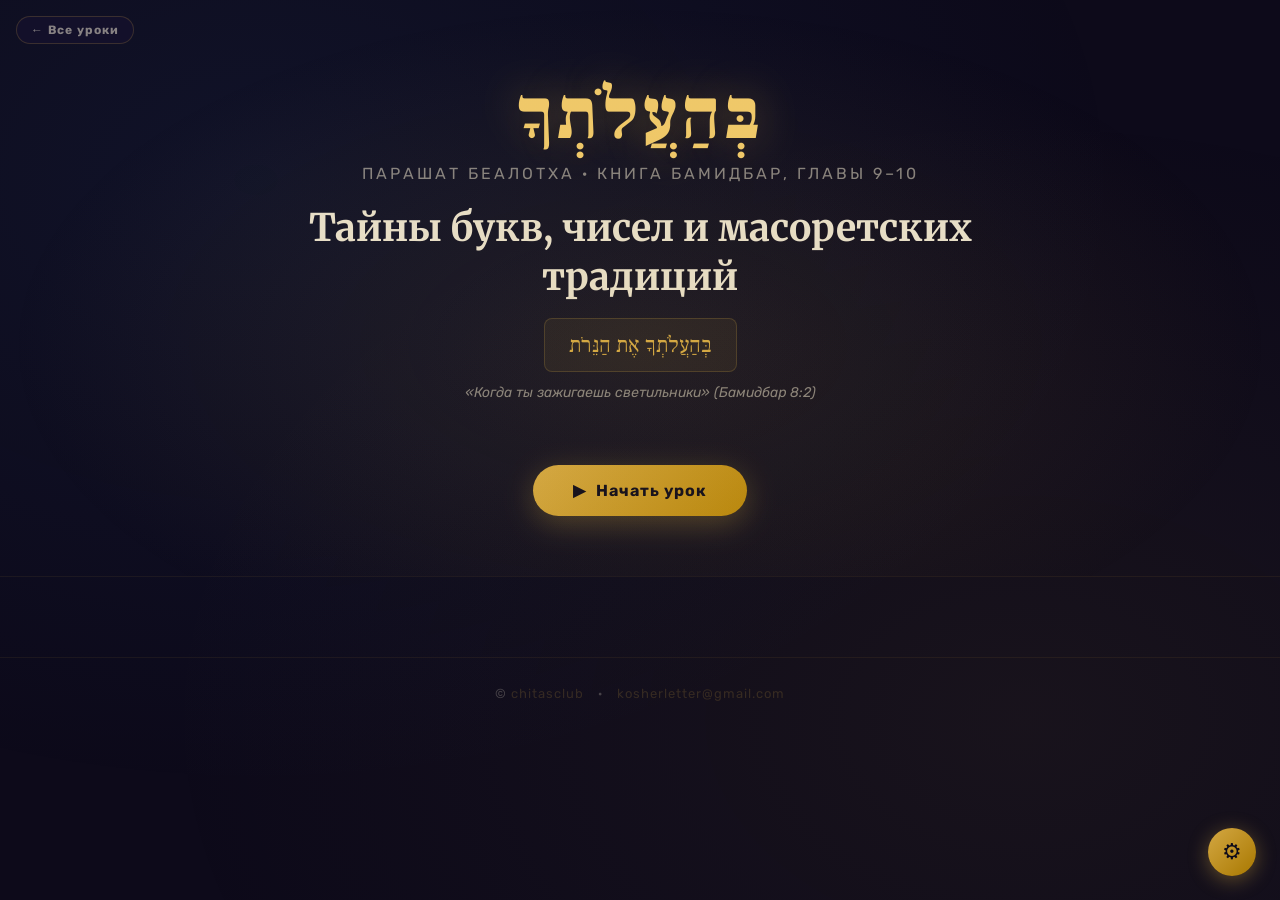
<file: chapters/Bealotha/ru.html>
<!DOCTYPE html>
<html lang="ru">
<head>
<meta charset="UTF-8">
<meta name="viewport" content="width=device-width, initial-scale=1.0">
<title>פרשת בהעלותך — Карточки Бааль а‑Турим</title>
<link href="https://fonts.googleapis.com/css2?family=Frank+Ruhl+Libre:wght@400;700;900&family=Merriweather:ital,wght@0,400;0,700;1,400&family=Rubik:wght@400;500;700&display=swap" rel="stylesheet">
<link rel="stylesheet" href="../../assets/shared.css">
<style>
/* Progress bar */
#progressBar {
  position:fixed; top:0; left:0; height:3px;
  background: linear-gradient(90deg, var(--gold), var(--blue2));
  transition: width 0.5s ease;
  z-index:100;
  box-shadow: 0 0 10px var(--gold);
}

/* Home button */
.home-btn {
  position:fixed; top:16px; left:16px; z-index:99;
  font-family:'Rubik',sans-serif; font-size:12px; font-weight:700;
  padding:6px 14px; border-radius:20px; border:1px solid var(--border);
  background:var(--bg2); color:var(--text-dim); cursor:pointer;
  transition:all 0.2s; letter-spacing:1px; text-decoration:none;
  display:inline-flex; align-items:center; gap:5px;
}
.home-btn:hover { background:var(--gold-dim); color:var(--text); }

/* ── HERO ── */
.hero {
  position:relative; z-index:1;
  text-align:center;
  padding:80px 20px 60px;
  border-bottom:1px solid var(--border-faint);
  overflow:hidden;
}
.hero::before {
  content:'';
  position:absolute; inset:0;
  background:radial-gradient(ellipse at center 60%, rgba(212,168,67,0.1) 0%, transparent 70%);
  pointer-events:none;
}
.parasha-label {
  display:inline-block;
  font-family:'Frank Ruhl Libre',serif;
  font-size:clamp(36px,8vw,72px);
  font-weight:900;
  color:var(--gold2);
  letter-spacing:4px;
  text-shadow:0 0 40px rgba(212,168,67,0.4);
  direction:rtl;
  line-height:1;
  margin-bottom:12px;
}
.hero-sub {
  font-size:clamp(13px,2vw,16px);
  color:var(--text-dim);
  letter-spacing:3px;
  text-transform:uppercase;
  margin-bottom:20px;
}
.hero-title {
  font-family:'Merriweather',serif;
  font-size:clamp(22px,4vw,38px);
  font-weight:700;
  color:var(--text);
  line-height:1.3;
  max-width:700px;
  margin:0 auto 16px;
}
.hero-verse {
  display:inline-block;
  font-family:'Frank Ruhl Libre',serif;
  font-size:clamp(16px,2.5vw,22px);
  color:var(--gold);
  direction:rtl;
  padding:12px 24px;
  border:1px solid var(--border);
  border-radius:8px;
  background:var(--gold-faint);
  margin-bottom:12px;
}
.hero-verse-ru {
  font-size:14px; color:var(--text-dim);
  font-style:italic; margin-bottom:32px;
}

/* Section nav dots */
.nav-dots {
  display:flex; gap:8px; justify-content:center;
  margin-bottom:32px; flex-wrap:wrap;
}
.nav-dot {
  width:10px; height:10px; border-radius:50%;
  background:var(--border);
  cursor:pointer; transition:all 0.3s;
  position:relative;
}
.nav-dot.active, .nav-dot.done { background:var(--gold); }
.nav-dot.done::after {
  content:'✓'; position:absolute; top:-20px; left:50%;
  transform:translateX(-50%); font-size:10px; color:var(--gold);
  white-space:nowrap;
}

/* Start button */
.start-btn {
  display:inline-flex; align-items:center; gap:10px;
  background:linear-gradient(135deg,var(--gold),#b8860b);
  color:#0d0a1a; font-family:'Rubik',sans-serif;
  font-size:16px; font-weight:700;
  padding:16px 40px; border-radius:40px; border:none;
  cursor:pointer; transition:all 0.3s;
  box-shadow:0 8px 30px rgba(212,168,67,0.3);
  letter-spacing:1px;
}
.start-btn:hover { transform:translateY(-2px); box-shadow:0 12px 40px rgba(212,168,67,0.4); }

/* ── LESSON CONTAINER ── */
.lesson-container {
  max-width:860px; margin:0 auto;
  padding:0 20px 80px;
  position:relative; z-index:1;
}
.section {
  display:none; opacity:0;
  transform:translateY(24px);
  transition:all 0.5s ease;
}
.section.active {
  display:block; opacity:1; transform:translateY(0);
}

/* Section header */
.sec-header {
  display:flex; align-items:center; gap:16px;
  margin:48px 0 28px;
  padding-bottom:16px;
  border-bottom:1px solid var(--border-faint);
}
.sec-num {
  width:44px; height:44px; border-radius:50%;
  background:linear-gradient(135deg,var(--gold),#8b6010);
  display:flex; align-items:center; justify-content:center;
  font-family:'Rubik',sans-serif; font-weight:700; font-size:18px;
  color:#0d0a1a; flex-shrink:0;
}
.sec-title-wrap {}
.sec-label {
  font-size:11px; letter-spacing:3px; color:var(--gold);
  text-transform:uppercase; margin-bottom:4px;
}
.sec-title {
  font-family:'Merriweather',serif;
  font-size:clamp(18px,3vw,26px); font-weight:700;
  color:var(--text); line-height:1.3;
}
.sec-heb-sub {
  font-family:'Frank Ruhl Libre',serif;
  font-size:clamp(14px,2vw,18px);
  color:var(--gold);
  direction:rtl;
  font-weight:700;
  margin-top:4px;
}

/* Content cards */
.card {
  background:var(--card);
  border:1px solid var(--border-faint);
  border-radius:var(--radius);
  padding:24px 28px;
  margin-bottom:20px;
  position:relative;
  overflow:hidden;
}
.card::before {
  content:''; position:absolute;
  top:0; left:0; right:0; height:2px;
  background:linear-gradient(90deg,transparent,var(--gold),transparent);
  opacity:0.4;
}
.card-accent {
  border-left:3px solid var(--gold);
  background:var(--gold-faint);
}
.card p {
  font-size:clamp(15px,2vw,17px);
  line-height:1.85;
  color:var(--text);
  margin-bottom:12px;
}
.card p:last-child { margin-bottom:0; }
.card p em { color:var(--gold2); font-style:normal; font-weight:500; }
.card p strong { color:var(--gold2); }
.card ul {
  margin:10px 0 10px 20px;
  line-height:1.85;
}
.card ul li {
  font-size:clamp(15px,2vw,17px);
  color:var(--text);
  margin-bottom:6px;
}

/* Hebrew quote */
.heb-quote {
  background:rgba(212,168,67,0.08);
  border:1px solid var(--border);
  border-radius:10px;
  padding:20px 24px;
  margin:20px 0;
  direction:rtl;
  text-align:right;
}
.heb-quote .heb-text {
  font-family:'Frank Ruhl Libre',serif;
  font-size:clamp(16px,2.5vw,20px);
  color:var(--gold2);
  line-height:1.9;
  margin-bottom:10px;
}
.heb-quote .heb-src {
  font-size:12px; color:var(--text-faint);
  letter-spacing:1px; direction:rtl;
}

/* Key concept box */
.key-concept {
  display:flex; gap:16px; align-items:flex-start;
  background:var(--blue-dim);
  border:1px solid rgba(58,123,213,0.25);
  border-radius:var(--radius);
  padding:20px 24px;
  margin:20px 0;
}
.key-icon { font-size:28px; flex-shrink:0; margin-top:2px; }
.key-body .key-title {
  font-weight:700; color:var(--blue2);
  font-size:15px; margin-bottom:6px;
  letter-spacing:0.5px;
}
.key-body p {
  font-size:15px; line-height:1.7;
  color:var(--text); margin:0;
}

/* Formula style */
.formula-block {
  display:flex; align-items:center;
  justify-content:center; gap:12px;
  flex-wrap:wrap;
  padding:20px;
  background:linear-gradient(135deg,rgba(212,168,67,0.08),rgba(58,123,213,0.05));
  border:1px solid var(--border);
  border-radius:var(--radius);
  margin:20px 0;
  font-family:'Merriweather',serif;
}
.f-part {
  padding:8px 18px; border-radius:8px;
  font-size:clamp(14px,2vw,18px); font-weight:700;
  text-align:center;
}
.f-part small { display:block; font-weight:400; font-size:12px; opacity:0.8; margin-top:4px; }
.f-eq { font-size:22px; color:var(--gold); }
.f-result {
  background:var(--gold);
  color:#0d0a1a;
  padding:10px 20px; border-radius:10px;
  font-size:clamp(14px,2vw,18px); font-weight:700;
}

/* Navigation buttons */
.nav-btns {
  display:flex; justify-content:space-between; align-items:center;
  margin-top:40px; gap:16px; flex-wrap:wrap;
}
.btn-prev, .btn-next {
  font-family:'Rubik',sans-serif; font-weight:600;
  padding:12px 28px; border-radius:30px; border:none;
  cursor:pointer; font-size:15px; transition:all 0.25s;
  display:flex; align-items:center; gap:8px;
}
.btn-prev {
  background:transparent; color:var(--text-dim);
  border:1px solid var(--border);
}
.btn-prev:hover { background:var(--card); color:var(--text); }
.btn-next {
  background:linear-gradient(135deg,var(--gold),#a87800);
  color:#0d0a1a;
  box-shadow:0 4px 20px rgba(212,168,67,0.25);
}
.btn-next:hover { transform:translateY(-1px); box-shadow:0 8px 28px rgba(212,168,67,0.35); }
.btn-next:disabled { opacity:0.4; cursor:not-allowed; transform:none; }

/* ── QUIZ ── */
.quiz-wrap { margin:28px 0; }
.quiz-q {
  background:var(--card);
  border:1px solid var(--border-faint);
  border-radius:var(--radius);
  padding:24px 28px;
  margin-bottom:20px;
  transition:all 0.3s;
}
.quiz-q.answered-correct { border-color:var(--teal); background:rgba(46,196,182,0.07); }
.quiz-q.answered-wrong { border-color:var(--rose); background:rgba(224,92,122,0.07); }
.q-num {
  font-size:11px; letter-spacing:2px; color:var(--text-faint);
  text-transform:uppercase; margin-bottom:10px;
}
.q-text {
  font-family:'Merriweather',serif;
  font-size:clamp(15px,2vw,18px);
  font-weight:700; color:var(--text);
  line-height:1.5; margin-bottom:18px;
}
.q-options { display:flex; flex-direction:column; gap:10px; }
.q-opt {
  background:rgba(255,255,255,0.04);
  border:1.5px solid rgba(255,255,255,0.1);
  border-radius:10px;
  padding:12px 18px;
  cursor:pointer;
  font-size:15px; color:var(--text);
  transition:all 0.2s; text-align:left;
  font-family:'Rubik',sans-serif;
  display:flex; align-items:center; gap:10px;
}
.q-opt:hover:not(:disabled) {
  border-color:var(--gold); background:var(--gold-faint);
  transform:translateX(4px);
}
.q-opt.correct {
  border-color:var(--teal); background:rgba(46,196,182,0.12);
  color:#a0f0e8;
}
.q-opt.wrong {
  border-color:var(--rose); background:rgba(224,92,122,0.12);
  color:#f0a0b0;
}
.q-opt:disabled { cursor:default; transform:none; }
.q-opt .opt-icon { font-size:18px; flex-shrink:0; }
.q-feedback {
  margin-top:14px; padding:12px 16px;
  border-radius:8px; font-size:14px;
  line-height:1.6; display:none;
}
.q-feedback.show { display:block; }
.q-feedback.correct-fb { background:rgba(46,196,182,0.1); color:#80e8df; border:1px solid rgba(46,196,182,0.2); }
.q-feedback.wrong-fb { background:rgba(224,92,122,0.1); color:#f0b0c0; border:1px solid rgba(224,92,122,0.2); }

/* Score */
.score-bar {
  display:flex; align-items:center; gap:12px;
  margin-bottom:24px;
  background:var(--gold-faint);
  border:1px solid var(--border);
  border-radius:10px;
  padding:12px 20px;
}
.score-label { font-size:13px; color:var(--text-dim); }
.score-val { font-weight:700; color:var(--gold2); font-size:20px; }
.score-progress {
  flex:1; height:6px; background:rgba(255,255,255,0.08);
  border-radius:3px; overflow:hidden;
}
.score-fill {
  height:100%; border-radius:3px;
  background:linear-gradient(90deg,var(--gold),var(--blue2));
  transition:width 0.5s ease;
}

/* ── FINAL RESULT ── */
.result-screen {
  display:none;
  text-align:center; padding:48px 20px;
}
.result-screen.show { display:block; }
.result-star {
  font-size:72px; margin-bottom:16px;
  animation:starPop 0.6s cubic-bezier(0.34,1.56,0.64,1) both;
}
@keyframes starPop {
  from { transform:scale(0) rotate(-30deg); opacity:0; }
  to { transform:scale(1) rotate(0); opacity:1; }
}
.result-title {
  font-family:'Merriweather',serif;
  font-size:clamp(24px,4vw,36px); font-weight:700;
  color:var(--gold2); margin-bottom:12px;
}
.result-sub {
  font-size:16px; color:var(--text-dim);
  max-width:500px; margin:0 auto 32px;
  line-height:1.6;
}
.result-score-big {
  font-size:64px; font-weight:700;
  color:var(--gold); font-family:'Rubik',sans-serif;
  line-height:1; margin-bottom:8px;
}
.result-score-label {
  font-size:14px; color:var(--text-faint); letter-spacing:2px;
  margin-bottom:36px;
}
.restart-btn {
  background:linear-gradient(135deg,var(--blue),#1a4a90);
  color:#fff; font-family:'Rubik',sans-serif;
  font-size:15px; font-weight:600;
  padding:14px 36px; border-radius:30px; border:none;
  cursor:pointer; transition:all 0.2s;
  box-shadow:0 6px 24px rgba(58,123,213,0.3);
  margin-right:12px;
}
.restart-btn:hover { transform:translateY(-2px); }
.home-result-btn {
  background:transparent;
  color:var(--text-dim); font-family:'Rubik',sans-serif;
  font-size:15px; font-weight:600;
  padding:14px 36px; border-radius:30px;
  border:1px solid var(--border);
  cursor:pointer; transition:all 0.2s;
  text-decoration:none;
  display:inline-block;
}
.home-result-btn:hover { background:var(--card); color:var(--text); }

/* ── ANIMATIONS ── */
.fade-in { animation:fadeInUp 0.5s ease both; }
@keyframes fadeInUp {
  from { opacity:0; transform:translateY(16px); }
  to { opacity:1; transform:translateY(0); }
}

@media(max-width:480px){
  .card { padding:18px 16px; }
  .heb-quote { padding:16px 16px; }
  .nav-btns { justify-content:center; }
}

/* ── Continue button ── */
.continue-btn {
  display: none;
  align-items: center;
  gap: 10px;
  background: transparent;
  border: 1px solid var(--border);
  color: var(--text-dim);
  font-family: 'Rubik', sans-serif;
  font-size: 14px;
  font-weight: 500;
  padding: 12px 30px;
  border-radius: 40px;
  cursor: pointer;
  transition: all 0.3s;
  letter-spacing: 0.5px;
  margin-top: 12px;
}
.continue-btn:hover { border-color: var(--gold); color: var(--gold2); }
.continue-btn.shown { display: inline-flex; }

/* ── TOC Sidebar ── */
.toc-sidebar {
  position: fixed;
  left: 12px;
  top: 50%;
  transform: translateY(-50%);
  z-index: 90;
  display: none;
}
.toc-sidebar.visible { display: block; }
.toc-toggle-btn {
  width: 40px; height: 40px;
  border-radius: 10px;
  border: 1px solid var(--border);
  background: var(--bg2);
  color: var(--gold);
  font-size: 18px;
  cursor: pointer;
  display: flex; align-items: center; justify-content: center;
  transition: all 0.2s;
  box-shadow: 0 4px 16px rgba(0,0,0,0.3);
}
.toc-toggle-btn:hover { background: var(--gold-dim); }
.toc-panel {
  position: absolute;
  left: 0;
  top: 48px;
  width: 230px;
  background: #1a1630;
  border: 1px solid var(--border);
  border-radius: 12px;
  padding: 14px 12px;
  box-shadow: 0 8px 32px rgba(0,0,0,0.5);
  opacity: 0;
  pointer-events: none;
  transform: translateX(-8px);
  transition: opacity 0.2s, transform 0.2s;
}
.toc-panel.open { opacity: 1; pointer-events: all; transform: translateX(0); }
.toc-panel-title {
  font-size: 10px;
  letter-spacing: 3px;
  color: var(--gold);
  text-transform: uppercase;
  margin-bottom: 10px;
  padding-bottom: 8px;
  border-bottom: 1px solid var(--border-faint);
}
.toc-item {
  display: block;
  width: 100%;
  text-align: left;
  background: transparent;
  border: none;
  color: var(--text-dim);
  font-size: 12px;
  font-family: 'Rubik', sans-serif;
  padding: 5px 8px;
  border-radius: 6px;
  cursor: pointer;
  transition: all 0.15s;
  margin-bottom: 2px;
  line-height: 1.4;
}
.toc-item:hover { background: var(--gold-dim); color: var(--text); }
.toc-item.toc-current { color: var(--gold2); background: var(--gold-faint); font-weight: 600; }
.toc-item.toc-done { color: var(--text-faint); }
@media (max-width: 920px) { .toc-sidebar { display: none !important; } }

/* ── Quick Read mode ── */
.quick-read .card:not(.card-accent) { display: none; }
.quick-read .two-col { display: none; }
.quick-read .formula-block { display: none; }

/* Card-num badge */
.card-num-badge {
  display:inline-flex; align-items:center; justify-content:center;
  width:28px; height:28px; border-radius:50%;
  background:var(--gold); color:#0d0a1a;
  font-family:'Rubik',sans-serif; font-weight:700; font-size:12px;
  flex-shrink:0;
}
.card-header-row {
  display:flex; align-items:center; gap:12px;
  margin-bottom:12px; flex-wrap:wrap;
}
.card-heb-title {
  font-family:'Frank Ruhl Libre',serif;
  font-size:clamp(16px,2.5vw,20px);
  color:var(--gold2); direction:rtl;
}
.method-label {
  font-size:11px; letter-spacing:2px; color:var(--blue2);
  text-transform:uppercase; font-family:'Rubik',sans-serif;
  margin-bottom:10px;
}

/* Chapter divider */
.chapter-divider {
  text-align:center; margin:32px 0 24px;
  padding:16px 24px;
  background:linear-gradient(135deg,rgba(212,168,67,0.12),rgba(58,123,213,0.08));
  border:1px solid var(--border);
  border-radius:12px;
}
.chapter-divider-heb {
  font-family:'Frank Ruhl Libre',serif;
  font-size:clamp(18px,3vw,26px);
  color:var(--gold2); direction:rtl; margin-bottom:4px;
}
.chapter-divider-ru {
  font-size:13px; color:var(--text-dim); letter-spacing:2px; text-transform:uppercase;
}
</style>
</head>
<body>

<div id="progressBar" style="width:0%"></div>

<a class="home-btn" href="../../index.html">← Все уроки</a>

<!-- HERO -->
<div class="hero" id="heroSection">
  <div class="parasha-label">בְּהַעֲלֹתְךָ</div>
  <div class="hero-sub">Парашат Беалотха · Книга Бамидбар, Главы 9–10</div>
  <div class="hero-title">Тайны букв, чисел и масоретских традиций</div>
  <div class="hero-verse">בְּהַעֲלֹתְךָ אֶת הַנֵּרֹת</div>
  <div class="hero-verse-ru">«Когда ты зажигаешь светильники» (Бамидбар 8:2)</div>
  <div class="nav-dots" id="navDots"></div>
  <button class="start-btn" onclick="startLesson()">
    <span>▶</span>
    <span>Начать урок</span>
  </button>
  <br>
  <button class="continue-btn" id="continueBtn" onclick="continueLesson()">
    <span>↩</span>
    <span id="continueBtnLabel">Продолжить урок</span>
  </button>
</div>

<!-- LESSON CONTAINER -->
<div class="lesson-container" id="lessonContainer" style="display:none">

  <!-- SECTION 1: Cards 1–3 -->
  <div class="section" id="sec-1">
    <div class="sec-header">
      <div class="sec-num">1</div>
      <div class="sec-title-wrap">
        <div class="sec-label">Глава 9 · Песах Шени</div>
        <div class="sec-title">Связь тем, буквы и дефектное написание</div>
        <div class="sec-heb-sub">פסח שני — קשר הפרשיות</div>
      </div>
    </div>

    <!-- Card 1 -->
    <div class="card fade-in">
      <div class="card-header-row">
        <div class="card-num-badge">1</div>
        <div class="card-heb-title">סמך פ' פסח לטהרת לוים</div>
      </div>
      <div class="method-label">Связь тем (Смихут паршийот)</div>
      <p>Тора ставит законы Песаха сразу после очищения левитов, чтобы намекнуть: именно левиты сдирают шкуру с пасхальных жертв.</p>
    </div>

    <!-- Card 2 -->
    <div class="card fade-in">
      <div class="card-header-row">
        <div class="card-num-badge">2</div>
        <div class="card-heb-title">בְּמוֹעֲדוֹ («В свое время»)</div>
      </div>
      <div class="method-label">Форма букв и Атбаш</div>
      <p>1. Слово написано полностью с буквой <em>Вав</em> (וי''ו), намекая на <strong>6 часов</strong> (день делится на 12 часов, 6-й час — полдень, время начала убоя жертвы).</p>
      <p>2. В системе шифра «Атбаш» слово превращается в ש-י-פ-ז-ק-ף, что по гематрии равно слову <strong>בשבת</strong> (в Шаббат) — Песах приносится, даже если выпадет на субботу.</p>
    </div>

    <!-- Card 3 -->
    <div class="card fade-in">
      <div class="card-header-row">
        <div class="card-num-badge">3</div>
        <div class="card-heb-title">לַעֲשֹׂת הַפֶּסַח</div>
      </div>
      <div class="method-label">Недостающие буквы (Хасер)</div>
      <p>Слово «сделать» написано без буквы <em>Вав</em>. Это намек на то, что в пустыне евреи праздновали Песах <strong>всего один раз</strong> (этот самый), больше в пустыне они его не делали.</p>
    </div>

    <div class="nav-btns">
      <div></div>
      <button class="btn-next" onclick="nextSection()">Далее →</button>
    </div>
  </div>

  <!-- SECTION 2: Cards 4–6 -->
  <div class="section" id="sec-2">
    <div class="sec-header">
      <div class="sec-num">2</div>
      <div class="sec-title-wrap">
        <div class="sec-label">Глава 9 · Нечистые и Путь</div>
        <div class="sec-title">Гематрия, знаки препинания и точки</div>
        <div class="sec-heb-sub">טְמֵאִים וּבַדֶּרֶךְ</div>
      </div>
    </div>

    <!-- Card 4 -->
    <div class="card fade-in">
      <div class="card-header-row">
        <div class="card-num-badge">4</div>
        <div class="card-heb-title">אֲנָשִׁים אֲשֶׁר הָיוּ טְמֵאִים</div>
      </div>
      <div class="method-label">Гематрия</div>
      <p>1. Гематрия фразы равна: «Это те, кто несли ковчег с костями Иосифа».</p>
      <p>2. Гематрия второй фразы <em>אֲשֶׁר הָיוּ טְמֵאִים</em> указывает на <strong>Мет Мицва</strong> (оставленный мертвец, у которого нет близких, и его обязаны похоронить те, кто его нашел).</p>
    </div>

    <!-- Card 5 -->
    <div class="card fade-in">
      <div class="card-header-row">
        <div class="card-num-badge">5</div>
        <div class="card-heb-title">טָמֵא לָנֶפֶשׁ [יֵשׁ פָּסִיק]</div>
      </div>
      <div class="method-label">Знаки препинания (Псик)</div>
      <p>Между словами «нечист» и «душою» стоит разделительный знак (псик). Урок: есть разделение. Отдельный человек из-за нечистоты переносится на Песах Шени, но если нечиста вся община (цибур) — праздник не переносится, а празднуется вовремя.</p>
    </div>

    <!-- Card 6 -->
    <div class="card fade-in">
      <div class="card-header-row">
        <div class="card-num-badge">6</div>
        <div class="card-heb-title">(אוֹ בַדֶּרֶךְ) רְחֹקָה («Или в дальнем пути»)</div>
      </div>
      <div class="method-label">Гематрия и Точки над буквами</div>
      <p>Гематрия слова указывает на «порог» (мифтан). Над буквой <em>hей</em> (ה) стоит точка, как бы отменяя её.</p>
      <p>Слово также намекает на месяц Ияр: при переносе года Ияр встает на место Нисана. 15 Ияра выпал Ман, поэтому Песах Шени празднуется всего 1 день.</p>
    </div>

    <div class="nav-btns">
      <button class="btn-prev" onclick="prevSection()">← Назад</button>
      <button class="btn-next" onclick="nextSection()">Далее →</button>
    </div>
  </div>

  <!-- SECTION 3: Cards 7–9 -->
  <div class="section" id="sec-3">
    <div class="sec-header">
      <div class="sec-num">3</div>
      <div class="sec-title-wrap">
        <div class="sec-label">Глава 9 · Масора и Карет</div>
        <div class="sec-title">Наказание, Путь и конечные буквы</div>
        <div class="sec-heb-sub">כָּרֵת וְסוֹפֵי תֵּבוֹת</div>
      </div>
    </div>

    <!-- Card 7 -->
    <div class="card fade-in">
      <div class="card-header-row">
        <div class="card-num-badge">7</div>
        <div class="card-heb-title">וּבַדֶּרֶךְ («И в пути»)</div>
      </div>
      <div class="method-label">Масора (4 упоминания)</div>
      <p>Слово встречается в Танахе 4 раза (включая грехи Иеровоама и путь грешников в Псалмах). Урок: тот, кто умышленно находится «не в пути» (не идет дорогой Бога) и отменяет Песах, уподобляется Иеровоаму, который отменил приношения и ввел Израиль в грех.</p>
    </div>

    <!-- Card 8 -->
    <div class="card fade-in">
      <div class="card-header-row">
        <div class="card-num-badge">8</div>
        <div class="card-heb-title">וְחָדַל («И перестал»)</div>
      </div>
      <div class="method-label">Масора и Наказание (Карет)</div>
      <p>Встречается 2 раза в Масоре. Связывает Песах и Юбилейный год (50 лет). Наказание за отмену Песаха — <em>Карет</em> (истребление души), что означает, что человек умирает, не дожив до 50 лет.</p>
    </div>

    <!-- Card 9 -->
    <div class="card fade-in">
      <div class="card-header-row">
        <div class="card-num-badge">9</div>
        <div class="card-heb-title">וְנִכְרְתָה הַנֶּפֶשׁ הַהִוא</div>
      </div>
      <div class="method-label">Конечные буквы (Софей Тевот)</div>
      <p>Последние буквы этих слов складываются в слово <strong>אִשָּׁה</strong> (женщина). Это учит, что законы наказания и ответственности за Песах одинаково распространяются как на мужчин, так и на женщин.</p>
    </div>

    <div class="nav-btns">
      <button class="btn-prev" onclick="prevSection()">← Назад</button>
      <button class="btn-next" onclick="nextSection()">Далее →</button>
    </div>
  </div>

  <!-- SECTION 4: Cards 10–12 -->
  <div class="section" id="sec-4">
    <div class="sec-header">
      <div class="sec-num">4</div>
      <div class="sec-title-wrap">
        <div class="sec-label">Глава 9 · Облака Славы</div>
        <div class="sec-title">Семь Святилищ, вечер и подъём из изгнания</div>
        <div class="sec-heb-sub">עַנְנֵי הַכָּבוֹד</div>
      </div>
    </div>

    <!-- Card 10 -->
    <div class="card fade-in">
      <div class="card-header-row">
        <div class="card-num-badge">10</div>
        <div class="card-heb-title">וּבְיוֹם הָקִים אֶת הַמִּשְׁכָּן</div>
      </div>
      <div class="method-label">Число повторений</div>
      <p>Эта фраза написана в главе <strong>7 раз</strong>, что соответствует 7 различным Святилищам (Мишканам), которые существовали в истории Израиля (в пустыне, Гилгал, Шило, Нов, Гивон и два Храма).</p>
    </div>

    <!-- Card 11 -->
    <div class="card fade-in">
      <div class="card-header-row">
        <div class="card-num-badge">11</div>
        <div class="card-heb-title">וּבָעֶרֶב («А к вечеру»)</div>
      </div>
      <div class="method-label">Масора и Пророчество</div>
      <p>Встречается 4 раза. Связывает вечер Мишкана с пророчеством Иезекииля о разрушении Храма («вечером я прокопал стену») и будущим избавлением, когда евреи снова будут воскурять благовония утром и вечером.</p>
    </div>

    <!-- Card 12 -->
    <div class="card fade-in">
      <div class="card-header-row">
        <div class="card-num-badge">12</div>
        <div class="card-heb-title">הֵעָלוֹת («Поднятие»)</div>
      </div>
      <div class="method-label">Масора и История</div>
      <p>Встречается 2 раза: поднятие облака и поднятие из Изгнания (во времена Эзры). Евреи были достойны великих чудес при Эзре, как при Моше, но грех помешал этому.</p>
    </div>

    <div class="nav-btns">
      <button class="btn-prev" onclick="prevSection()">← Назад</button>
      <button class="btn-next" onclick="nextSection()">Далее →</button>
    </div>
  </div>

  <!-- SECTION 5: Cards 13–14 -->
  <div class="section" id="sec-5">
    <div class="sec-header">
      <div class="sec-num">5</div>
      <div class="sec-title-wrap">
        <div class="sec-label">Глава 9 · Скромность и Трубы</div>
        <div class="sec-title">Этикет у Облака и серебряные трубы Моше</div>
        <div class="sec-heb-sub">צְנִיעוּת וַחֲצוֹצְרוֹת</div>
      </div>
    </div>

    <!-- Card 13 -->
    <div class="card fade-in">
      <div class="card-header-row">
        <div class="card-num-badge">13</div>
        <div class="card-heb-title">וּבִמְקוֹם («И на месте»)</div>
      </div>
      <div class="method-label">Масора и Этикет</div>
      <p>Встречается 2 раза (здесь и в Притчах: «На месте великих не ставай»). Учит скромности: левиты и коэны не справляли нужду впереди или по бокам от Облака Славы, а только позади него.</p>
    </div>

    <!-- Card 14 -->
    <div class="card fade-in">
      <div class="card-header-row">
        <div class="card-num-badge">14</div>
        <div class="card-heb-title">בְּיַד מֹשֶׁה («Рукою Моше»)</div>
      </div>
      <div class="method-label">Смихут паршийот</div>
      <p>Сразу после этого идет повеление сделать две серебряные трубы. Они были сделаны лично для Моше («твои») и после его смерти были скрыты, никто другой ими не пользовался.</p>
    </div>

    <div class="nav-btns">
      <button class="btn-prev" onclick="prevSection()">← Назад</button>
      <button class="btn-next" onclick="nextSection()">Далее →</button>
    </div>
  </div>

  <!-- SECTION 6: Cards 15–17 -->
  <div class="section" id="sec-6">
    <div class="sec-header">
      <div class="sec-num">6</div>
      <div class="sec-title-wrap">
        <div class="sec-label">Глава 10 · Трубы и Праздники</div>
        <div class="sec-title">Серебряные трубы, Гог и Магог, радость праздников</div>
        <div class="sec-heb-sub">חֲצוֹצְרוֹת כֶּסֶף</div>
      </div>
    </div>

    <div class="chapter-divider fade-in">
      <div class="chapter-divider-heb">פרק י · פרשת בהעלותך</div>
      <div class="chapter-divider-ru">Глава 10 · Серебряные трубы, порядок колен и секрет перевернутых букв «Нун»</div>
    </div>

    <!-- Card 15 -->
    <div class="card fade-in">
      <div class="card-header-row">
        <div class="card-num-badge">15</div>
        <div class="card-heb-title">לְךָ שְׁתֵּי חֲצֹצְרוֹת כֶּסֶף</div>
      </div>
      <div class="method-label">Намеки и символизм</div>
      <p>1. Буквы слова <em>Лех</em> (לְךָ) означают «твои» — сделаны на личные средства Моше.</p>
      <p>2. <strong>Две трубы</strong> соответствуют Аврааму и Якову, которые воевали с народами и победили.</p>
      <p>3. <strong>Серебро</strong>, а не золото, чтобы звук не напоминал Богу о грехе Золотого тельца.</p>
    </div>

    <!-- Card 16 -->
    <div class="card fade-in">
      <div class="card-header-row">
        <div class="card-num-badge">16</div>
        <div class="card-heb-title">וְכִי תָבֹאוּ מִלְחָמָה</div>
      </div>
      <div class="method-label">Гематрия и Нотарикон</div>
      <p>Указывает на будущую войну Гога и Магога в дни Машиаха. Гематрия слов в точности равна фразе <strong>בְּמִלְחֶמֶת גּוֹג</strong> (в войне Гога). Буквы слова תָבֹאוּ составляют слово אָבוֹת (Отцы) — заслуги Патриархов защитят в этой войне.</p>
    </div>

    <!-- Card 17 -->
    <div class="card fade-in">
      <div class="card-header-row">
        <div class="card-num-badge">17</div>
        <div class="card-heb-title">שִׂמְחֹתֵכֶם / וּבְמוֹעֲדֵיכֶם</div>
      </div>
      <div class="method-label">Гематрия и Вав</div>
      <p>1. Гематрия слова «ваша радость» равна фразе <strong>גַּם בְּיוֹם הַשַּׁבָּת</strong> (также в день Шаббата).</p>
      <p>2. Слово «в ваши праздники» написано с буквой <em>Вав</em>, указывая на 6 праздников: Песах, Шавуот, Рош а-Шана, Йом Кипур, Суккот, Шмини Ацерет.</p>
    </div>

    <div class="nav-btns">
      <button class="btn-prev" onclick="prevSection()">← Назад</button>
      <button class="btn-next" onclick="nextSection()">Далее →</button>
    </div>
  </div>

  <!-- SECTION 7: Cards 18–20 -->
  <div class="section" id="sec-7">
    <div class="sec-header">
      <div class="sec-num">7</div>
      <div class="sec-title-wrap">
        <div class="sec-label">Глава 10 · Движение колен</div>
        <div class="sec-title">Йеhуда, Дан и Облако Славы</div>
        <div class="sec-heb-sub">נְסִיעַת הַדְּגָלִים</div>
      </div>
    </div>

    <!-- Card 18 -->
    <div class="card fade-in">
      <div class="card-header-row">
        <div class="card-num-badge">18</div>
        <div class="card-heb-title">וַיִּסַּע דֶּגֶל מַחֲנֵה בְנֵי יְהוּדָה</div>
      </div>
      <div class="method-label">Пропущенная буква</div>
      <p>У всех колен написано <em>Внеса</em> (וְנָסַע — «и двинулся»), а у Йеhуды — <em>Вайиса</em> (וַיִּסַּע), пропущена буква <em>Мем</em> (значение 40). Намек на то, что все 40 лет кости Йеhуды перекатывались в гробу из-за старого обета, он как будто «не покоился».</p>
    </div>

    <!-- Card 19 -->
    <div class="card fade-in">
      <div class="card-header-row">
        <div class="card-num-badge">19</div>
        <div class="card-heb-title">מְאַסֵּף («Замыкающий»)</div>
      </div>
      <div class="method-label">Масора и Секрет Дана</div>
      <p>Встречается 3 раза. Колено Дана шло последним. Из-за того, что у них был идол (Михи), Облако Славы извергало их наружу, они теряли защиту, и Амалек нападал на них сзади, «срезая» как колосья жнецы.</p>
    </div>

    <!-- Card 20 -->
    <div class="card fade-in">
      <div class="card-header-row">
        <div class="card-num-badge">20</div>
        <div class="card-heb-title">וַיִּסְעוּ («И двинулись»)</div>
      </div>
      <div class="method-label">Масора и Сравнение</div>
      <p>Встречается 2 раза (здесь и при Иакове, когда «ужас Б-жий пал на города»). Но если Яков убрал идолов и они шли с величием, то колено Дана из-за идолопоклонства шло сзади, без защиты Облака.</p>
    </div>

    <div class="nav-btns">
      <button class="btn-prev" onclick="prevSection()">← Назад</button>
      <button class="btn-next" onclick="nextSection()">Далее →</button>
    </div>
  </div>

  <!-- SECTION 8: Cards 21–23 -->
  <div class="section" id="sec-8">
    <div class="sec-header">
      <div class="sec-num">8</div>
      <div class="sec-title-wrap">
        <div class="sec-label">Глава 10 · Итро, бунт и Нун</div>
        <div class="sec-title">Иерихон, Вавилонская башня и перевёрнутые Нун</div>
        <div class="sec-heb-sub">יְרִיחוֹ וְנוּנִים הֲפוּכִים</div>
      </div>
    </div>

    <!-- Card 21 -->
    <div class="card fade-in">
      <div class="card-header-row">
        <div class="card-num-badge">21</div>
        <div class="card-heb-title">וְהָיָה הַטּוֹב הַהוּא</div>
      </div>
      <div class="method-label">Гематрия и Награда</div>
      <p>Слово «благо» (טוֹב) в разных формах написано тут 5 раз — намек на 500 ама (мер длины) плодородной земли Иерихона, переданной потомкам Итро. Гематрия слова <strong>וְהֵטַבְנוּ</strong> равна слову <strong>יְרִיחוֹ</strong> (Иерихон).</p>
    </div>

    <!-- Card 22 -->
    <div class="card fade-in">
      <div class="card-header-row">
        <div class="card-num-badge">22</div>
        <div class="card-heb-title">בְּנָסְעָם («При их движении»)</div>
      </div>
      <div class="method-label">Масора и Бунт</div>
      <p>Встречается 2 раза: здесь и в Бытии («когда они двигались с востока» к Вавилонской башне). Как там был бунт против Бога, так и здесь евреи начали роптать.</p>
    </div>

    <!-- Card 23 -->
    <div class="card fade-in">
      <div class="card-header-row">
        <div class="card-num-badge">23</div>
        <div class="card-heb-title">Секрет перевернутых букв Нун ( ׀ נ ׀ )</div>
      </div>
      <div class="method-label">Форма букв и Мистический смысл</div>
      <p>1. Моше хотел перевести через Иордан (ширина которого 50 локтей, буква Нун = 50) колена, в чьих именах есть Нун, но грех помешал.</p>
      <p>2. Перевернутые «Нун» — это разделительные знаки, отделяющие один грех народа от другого.</p>
      <p>3. Они показывают, что этот отрывок должен стоять за 50 глав до этого места (в начале книги Бамидбар).</p>
    </div>

    <div class="nav-btns">
      <button class="btn-prev" onclick="prevSection()">← Назад</button>
      <button class="btn-next" onclick="nextSection()">Далее →</button>
    </div>
  </div>

  <!-- SECTION 9: Cards 24–25 -->
  <div class="section" id="sec-9">
    <div class="sec-header">
      <div class="sec-num">9</div>
      <div class="sec-title-wrap">
        <div class="sec-label">Глава 10 · Ковчег и 85 букв</div>
        <div class="sec-title">Ковчег, Иаков на Престоле и защита от огня</div>
        <div class="sec-heb-sub">אֲרוֹן וּשְׁמִירָה מֵאֵשׁ</div>
      </div>
    </div>

    <!-- Card 24 -->
    <div class="card fade-in">
      <div class="card-header-row">
        <div class="card-num-badge">24</div>
        <div class="card-heb-title">וַיְהִי בִּנְסֹעַ הָאָרֹן («И было, когда ковчег отправлялся...»)</div>
      </div>
      <div class="method-label">Тайные смыслы слова и Гематрия</div>
      <p>1. Слово <em>Вайhи</em> (וַיְהִי) несет горечь — «Вай» (горе) для народов мира.</p>
      <p>2. Гематрия <em>Вайhи</em> = 31 (намек на 31 царя Ханаана).</p>
      <p>3. Ковчег не двигался, пока Моше не говорил: «Восстань, Господь!».</p>
      <p>4. По системе шифра «Атбаш» слово превращается в שטח''ז, что по гематрии равно <strong>כְּכְבוֹד הַמֶּרְכָּבָה</strong> (как слава Колесницы).</p>
      <p>5. Гематрия слова <em>Бнесоа</em> = <strong>יַעֲקֹב</strong> (Иаков), чей образ высечен на Небесном Престоле и движется с ними.</p>
    </div>

    <!-- Card 25 -->
    <div class="card fade-in">
      <div class="card-header-row">
        <div class="card-num-badge">25</div>
        <div class="card-heb-title">וּבְנֻחֹה («А когда останавливался...»)</div>
      </div>
      <div class="method-label">Структура стиха и Защита от Огня</div>
      <p>В слове есть буква <em>hей</em> (ה) — намек на 4 флага и стан левитов (всего 5 групп). Стихи «Вайhи бинсоа...» содержат <strong>85 букв</strong>. Любой отрывок Торы, где есть 85 букв, считается самостоятельной Книгой Торы.</p>
      <p>Такой отрывок спасают из пожара в Шаббат. И не случайно сразу после этого идет стих «И возгорелся у них огонь Господень» — Тора показывает, что 85 букв этого отрывка (и заслуга обрезания, гематрия которого тоже 85) защищают человека от огня Геены.</p>
    </div>

    <div class="nav-btns">
      <button class="btn-prev" onclick="prevSection()">← Назад</button>
      <button class="btn-next" onclick="nextSection()">Далее →</button>
    </div>
  </div>

  <!-- SECTION 10: Tips -->
  <div class="section" id="sec-10">
    <div class="sec-header">
      <div class="sec-num">✦</div>
      <div class="sec-title-wrap">
        <div class="sec-label">Практика</div>
        <div class="sec-title">Как использовать эти карточки</div>
      </div>
    </div>

    <div class="key-concept fade-in" style="background:rgba(212,168,67,0.08);border-color:rgba(212,168,67,0.3)">
      <div class="key-icon">💡</div>
      <div class="key-body">
        <div class="key-title" style="color:var(--gold2)">Гематрия и загадки</div>
        <p>Вы можете задавать вопросы за столом: <em>«Какое слово в нашей главе численно равно городу Иерихон?»</em> (Ответ: וְהֵטַבְנוּ).</p>
      </div>
    </div>

    <div class="key-concept fade-in" style="background:rgba(58,123,213,0.08);border-color:rgba(58,123,213,0.25)">
      <div class="key-icon">📜</div>
      <div class="key-body">
        <div class="key-title" style="color:var(--blue2)">Тайны букв</div>
        <p>Обратите внимание детей или гостей на свиток Торы, где стих <em>«Вайhи бинсоа а-арон»</em> выделен перевернутыми буквами «Нун», и расскажите секрет карточки №23.</p>
      </div>
    </div>

    <div class="nav-btns">
      <button class="btn-prev" onclick="prevSection()">← Назад</button>
      <button class="btn-next" onclick="nextSection()">К викторине →</button>
    </div>
  </div>

  <!-- SECTION 11: QUIZ -->
  <div class="section" id="sec-11">
    <div class="sec-header">
      <div class="sec-num">✦</div>
      <div class="sec-title-wrap">
        <div class="sec-label">Мини-Викторина</div>
        <div class="sec-title">Проверь себя</div>
      </div>
    </div>

    <div class="score-bar fade-in">
      <span class="score-label">Правильных ответов:</span>
      <span class="score-val" id="scoreVal">0 / 7</span>
      <div class="score-progress"><div class="score-fill" id="scoreFill" style="width:0%"></div></div>
    </div>

    <div class="quiz-wrap" id="quizWrap"></div>

    <div class="nav-btns">
      <button class="btn-prev" onclick="prevSection()">← Назад</button>
      <button class="btn-next" id="finishBtn" onclick="showResult()" disabled>
        Завершить урок 🎓
      </button>
    </div>
  </div>

</div>

<!-- RESULT -->
<div class="lesson-container">
  <div class="result-screen" id="resultScreen">
    <div class="result-star" id="resultStar">⭐</div>
    <div class="result-title" id="result-title">Урок завершён!</div>
    <div class="result-score-big" id="resultScoreBig">0</div>
    <div class="result-score-label" id="result-score-label">из 7 правильных</div>
    <div class="result-sub" id="result-sub">Молодец! Ты познакомился с тайнами Беалотха.</div>
    <div style="display:flex;justify-content:center;gap:12px;flex-wrap:wrap">
      <button class="restart-btn" onclick="restartLesson()">↺ Начать снова</button>
      <a class="home-result-btn" href="../../index.html">← Все уроки</a>
    </div>
  </div>
</div>

<script>
// ─── QUIZ DATA ───
const quizData = [
  {
    q: 'Что намекает разделительный знак (псик) между словами «טָמֵא» и «לָנֶפֶשׁ»?',
    opts: [
      'Что нечистота заразна для всей общины',
      'Что отдельный нечистый переносится на Песах Шени, но нечистая община — нет',
      'Что этот закон касается только коэнов',
      'Что между двумя видами нечистоты нет разницы'
    ],
    correct: 1,
    fb_ok: '✓ Верно! Псик разделяет: отдельный человек переносится на Песах Шени, но если нечиста вся община (цибур) — праздник не переносится.',
    fb_no: '✗ Неверно. Псик указывает на разделение: отдельный нечистый переносится на Песах Шени, нечистая община — нет.'
  },
  {
    q: 'Сколько раз фраза «וּבְיוֹם הָקִים אֶת הַמִּשְׁכָּן» написана в главе и что это означает?',
    opts: [
      '3 раза — три Патриарха',
      '5 раз — пять книг Торы',
      '7 раз — семь Святилищ в истории Израиля',
      '12 раз — двенадцать колен'
    ],
    correct: 2,
    fb_ok: '✓ Правильно! 7 раз соответствуют 7 Святилищам: в пустыне, Гилгал, Шило, Нов, Гивон и два Храма.',
    fb_no: '✗ Неверно. Фраза написана 7 раз, соответствуя 7 Святилищам в истории Израиля.'
  },
  {
    q: 'Что означают перевёрнутые буквы Нун ( ׀ נ ׀ ) в свитке Торы?',
    opts: [
      'Начало новой книги Торы',
      'Знак пропущенного фрагмента текста',
      'Они отделяют один грех народа от другого',
      'Намёк на 50 лет юбилейного цикла'
    ],
    correct: 2,
    fb_ok: '✓ Верно! Перевёрнутые «Нун» — разделительные знаки, отделяющие один грех народа от другого.',
    fb_no: '✗ Неверно. Перевёрнутые «Нун» отделяют один грех народа от другого и указывают, что отрывок должен стоять за 50 глав до этого места.'
  },
  {
    q: 'Сколько букв содержат стихи «וַיְהִי בִּנְסֹעַ» и «וּבְנֻחֹה» и какое значение это имеет?',
    opts: [
      '39 букв — число запрещённых работ в Шаббат',
      '50 букв — число ворот мудрости',
      '70 букв — число народов мира',
      '85 букв — такой отрывок считается самостоятельной Книгой Торы'
    ],
    correct: 3,
    fb_ok: '✓ Правильно! 85 букв — любой отрывок с таким количеством считается самостоятельной Книгой Торы и спасают из пожара в Шаббат.',
    fb_no: '✗ Неверно. Стихи содержат 85 букв — такой отрывок считается самостоятельной Книгой Торы.'
  },
  {
    q: 'Почему трубы для Моше были сделаны из серебра, а не из золота?',
    opts: [
      'Серебро дешевле и было в большем количестве',
      'Чтобы звук не напоминал Богу о грехе Золотого тельца',
      'Серебро даёт более чистый и далеко слышимый звук',
      'Золото было полностью использовано для Ковчега Завета'
    ],
    correct: 1,
    fb_ok: '✓ Верно! Серебро выбрано специально, чтобы звук труб не напоминал Богу о грехе Золотого тельца.',
    fb_no: '✗ Неверно. Трубы сделаны из серебра именно для того, чтобы их звук не напоминал Богу о грехе Золотого тельца.'
  },
  {
    q: 'Гематрия какого слова из главы равна слову יְרִיחוֹ (Иерихон)?',
    opts: [
      'הַטּוֹב',
      'וְהֵטַבְנוּ',
      'מִלְחָמָה',
      'וְנָסַע'
    ],
    correct: 1,
    fb_ok: '✓ Правильно! Гематрия слова «וְהֵטַבְנוּ» равна слову «יְרִיחוֹ» — это намёк на плодородные земли Иерихона, переданные потомкам Итро.',
    fb_no: '✗ Неверно. Гематрия слова «וְהֵטַבְנוּ» равна слову «יְרִיחוֹ» (Иерихон).'
  },
  {
    q: 'Последние буквы слов «וְנִכְרְתָה הַנֶּפֶשׁ הַהִוא» складываются в слово:',
    opts: [
      'אֱמֶת (истина)',
      'שָׁלוֹם (мир)',
      'אִשָּׁה (женщина)',
      'חַיִּים (жизнь)'
    ],
    correct: 2,
    fb_ok: '✓ Верно! Последние буквы — ה, שׁ, א — складываются в слово «אִשָּׁה» (женщина): законы Песаха одинаково распространяются на мужчин и женщин.',
    fb_no: '✗ Неверно. Последние буквы этих слов складываются в «אִשָּׁה» (женщина) — законы Песаха равны для обоих полов.'
  }
];

// ─── STORAGE HELPER ───
var LS = {
  get: function(k, def) { try { var v = localStorage.getItem(k); return v !== null ? v : def; } catch(e) { return def; } },
  set: function(k, v) { try { localStorage.setItem(k, v); } catch(e) {} }
};

// ─── STATE ───
let currentSection = 0;
let score = 0;
let answered = 0;
let quizInitialized = false;
var _navScrolling = false;
var _handlingPopState = false;
var _scrollSaveTimer;

const SECTION_ORDER = [1, 2, 3, 4, 5, 6, 7, 8, 9, 10, 11];

// ─── READING PROGRESS ───
function getProgressKey() {
  return 'lt-progress-' + window.location.pathname;
}
function saveProgress() {
  LS.set(getProgressKey(), JSON.stringify({section: currentSection, scroll: Math.round(window.scrollY)}));
}
function clearProgress() {
  LS.set(getProgressKey(), '');
}

// ─── TOC ───
function buildTOC() {
  var panel = document.getElementById('tocPanel');
  panel.innerHTML = '<div class="toc-panel-title">Содержание</div>';
  SECTION_ORDER.forEach(function(secNum, idx) {
    var sec = document.getElementById('sec-' + secNum);
    if (!sec) return;
    var titleEl = sec.querySelector('.sec-title');
    var title = titleEl ? titleEl.textContent.trim() : ('Раздел ' + (idx + 1));
    var btn = document.createElement('button');
    btn.className = 'toc-item';
    btn.textContent = (idx + 1) + '. ' + title;
    btn.onclick = function() {
      goToSection(secNum);
      document.getElementById('tocPanel').classList.remove('open');
    };
    panel.appendChild(btn);
  });
}
function toggleTOC() {
  document.getElementById('tocPanel').classList.toggle('open');
}
function updateTOC() {
  var idx = SECTION_ORDER.indexOf(currentSection);
  document.querySelectorAll('.toc-item').forEach(function(item, i) {
    item.classList.remove('toc-current', 'toc-done');
    if (i === idx) item.classList.add('toc-current');
    else if (i < idx) item.classList.add('toc-done');
  });
}

// ─── QUICK READ ───
function toggleQuickRead() {
  var active = document.body.classList.toggle('quick-read');
  document.getElementById('qrBtn').classList.toggle('selected', active);
  LS.set('lt-quick-read', active ? '1' : '0');
}

// ─── SCROLL POSITION AUTOSAVE ───
window.addEventListener('scroll', function() {
  if (_navScrolling || currentSection <= 0) return;
  clearTimeout(_scrollSaveTimer);
  _scrollSaveTimer = setTimeout(saveProgress, 600);
});

// ─── MOBILE BACK BUTTON NAVIGATION ───
window.addEventListener('popstate', function(e) {
  if (e.state && e.state.inLesson && e.state.section !== undefined) {
    _handlingPopState = true;
    goToSection(e.state.section);
    _handlingPopState = false;
  }
});

// ─── NAVIGATION ───
function startLesson() {
  document.getElementById('heroSection').style.display = 'none';
  document.getElementById('lessonContainer').style.display = 'block';
  document.getElementById('tocSidebar').classList.add('visible');
  buildNavDots();
  buildTOC();
  goToSection(1);
}

function continueLesson() {
  var btn = document.getElementById('continueBtn');
  var section = parseInt(btn.dataset.section, 10);
  var scroll = parseInt(btn.dataset.scroll || '0', 10);
  document.getElementById('heroSection').style.display = 'none';
  document.getElementById('lessonContainer').style.display = 'block';
  document.getElementById('tocSidebar').classList.add('visible');
  buildNavDots();
  buildTOC();
  goToSection(section);
  if (scroll > 0) {
    setTimeout(function() { window.scrollTo({top: scroll, behavior: 'smooth'}); }, 400);
  }
}

function goToSection(n) {
  document.querySelectorAll('.section').forEach(s => s.classList.remove('active'));
  const sec = document.getElementById('sec-' + n);
  if (sec) {
    setTimeout(() => sec.classList.add('active'), 50);
  }
  currentSection = n;
  updateProgress();
  updateNavDots();
  updateTOC();
  saveProgress();
  if (!_handlingPopState) history.pushState({section: n, inLesson: true}, '');
  _navScrolling = true; setTimeout(function(){_navScrolling=false;}, 900);
  window.scrollTo({top: 0, behavior: 'smooth'});

  if (n === 11 && !quizInitialized) {
    buildQuiz();
    quizInitialized = true;
  }
}

function nextSection() {
  const idx = SECTION_ORDER.indexOf(currentSection);
  if (idx < SECTION_ORDER.length - 1) goToSection(SECTION_ORDER[idx + 1]);
}
function prevSection() {
  const idx = SECTION_ORDER.indexOf(currentSection);
  if (idx > 0) goToSection(SECTION_ORDER[idx - 1]);
}

function updateProgress() {
  const idx = SECTION_ORDER.indexOf(currentSection);
  const pct = ((idx + 1) / SECTION_ORDER.length) * 100;
  document.getElementById('progressBar').style.width = pct + '%';
}

function buildNavDots() {
  const wrap = document.getElementById('navDots');
  wrap.innerHTML = '';
  for (let i = 1; i <= SECTION_ORDER.length; i++) {
    const d = document.createElement('div');
    d.className = 'nav-dot';
    d.title = 'Раздел ' + i;
    const secNum = SECTION_ORDER[i - 1];
    d.onclick = () => goToSection(secNum);
    wrap.appendChild(d);
  }
}

function updateNavDots() {
  const dots = document.querySelectorAll('.nav-dot');
  const idx = SECTION_ORDER.indexOf(currentSection);
  dots.forEach((d, i) => {
    d.classList.remove('active', 'done');
    if (i === idx) d.classList.add('active');
    else if (i < idx) d.classList.add('done');
  });
}

// ─── QUIZ ───
function buildQuiz() {
  score = 0; answered = 0;
  const wrap = document.getElementById('quizWrap');
  wrap.innerHTML = '';
  document.getElementById('scoreVal').textContent = '0 / ' + quizData.length;
  document.getElementById('scoreFill').style.width = '0%';
  document.getElementById('finishBtn').disabled = true;

  const labels = ['А', 'Б', 'В', 'Г'];

  quizData.forEach((q, qi) => {
    const card = document.createElement('div');
    card.className = 'quiz-q fade-in';
    card.id = 'qq-' + qi;
    card.style.animationDelay = (qi * 0.1) + 's';

    card.innerHTML = `
      <div class="q-num">Вопрос ${qi + 1} / ${quizData.length}</div>
      <div class="q-text">${q.q}</div>
      <div class="q-options">
        ${q.opts.map((o, oi) => `
          <button class="q-opt" onclick="answerQ(${qi},${oi})" id="opt-${qi}-${oi}">
            <span class="opt-icon">${labels[oi]}</span>
            <span>${o}</span>
          </button>
        `).join('')}
      </div>
      <div class="q-feedback" id="fb-${qi}"></div>
    `;
    wrap.appendChild(card);
  });
}

function answerQ(qi, oi) {
  const q = quizData[qi];
  const card = document.getElementById('qq-' + qi);
  const fb = document.getElementById('fb-' + qi);
  const opts = card.querySelectorAll('.q-opt');

  opts.forEach(o => o.disabled = true);

  const correct = q.correct === oi;
  opts[q.correct].classList.add('correct');
  opts[q.correct].querySelector('.opt-icon').textContent = '✓';

  if (!correct) {
    opts[oi].classList.add('wrong');
    opts[oi].querySelector('.opt-icon').textContent = '✗';
  }

  card.classList.add(correct ? 'answered-correct' : 'answered-wrong');
  fb.textContent = correct ? q.fb_ok : q.fb_no;
  fb.className = 'q-feedback show ' + (correct ? 'correct-fb' : 'wrong-fb');

  if (correct) score++;
  answered++;

  document.getElementById('scoreVal').textContent = score + ' / ' + quizData.length;
  document.getElementById('scoreFill').style.width = (score / quizData.length * 100) + '%';

  if (answered === quizData.length) {
    document.getElementById('finishBtn').disabled = false;
    document.getElementById('finishBtn').style.animation = 'starPop 0.4s ease';
  }
}

function showResult() {
  document.querySelectorAll('.section').forEach(s => s.classList.remove('active'));
  const total = quizData.length;
  const pct = score / total;
  const star = pct === 1 ? '🏆' : pct >= 0.8 ? '⭐' : pct >= 0.6 ? '👍' : '📖';
  document.getElementById('resultStar').textContent = star;
  document.getElementById('resultScoreBig').textContent = score;
  document.getElementById('result-score-label').textContent = `из ${total} правильных`;

  const subs = [
    'Отличный результат! Ты глубоко усвоил тайны Беалотха.',
    'Хорошо! Ещё раз пройди разделы, где была ошибка.',
    'Рекомендуем перечитать урок и попробовать снова.'
  ];
  const subIdx = pct === 1 ? 0 : pct >= 0.6 ? 1 : 2;
  document.getElementById('result-sub').textContent = subs[subIdx];

  document.getElementById('resultScreen').classList.add('show');
  document.getElementById('progressBar').style.width = '100%';
  window.scrollTo({top: 0, behavior: 'smooth'});
}

function restartLesson() {
  document.getElementById('resultScreen').classList.remove('show');
  quizInitialized = false;
  clearProgress();
  goToSection(1);
}

// Restore quick-read mode
(function() {
  if (LS.get('lt-quick-read', '0') === '1') {
    document.body.classList.add('quick-read');
    var qrBtn = document.getElementById('qrBtn');
    if (qrBtn) qrBtn.classList.add('selected');
  }
})();

// Check saved progress
(function() {
  var saved = LS.get(getProgressKey(), '');
  if (!saved) return;
  try {
    var p = JSON.parse(saved);
    if (p && p.section && p.section > 0 && SECTION_ORDER.indexOf(p.section) > 0) {
      var continueBtn = document.getElementById('continueBtn');
      var orderIdx = SECTION_ORDER.indexOf(p.section);
      continueBtn.dataset.section = p.section;
      continueBtn.dataset.scroll = p.scroll || 0;
      document.getElementById('continueBtnLabel').textContent =
        'Продолжить (' + (orderIdx + 1) + ' / ' + SECTION_ORDER.length + ')';
      continueBtn.classList.add('shown');
    }
  } catch(e) {}
})();
</script>

<footer class="site-footer">
  <span>© <a href="https://t.me/chitas" target="_blank" rel="noopener">chitasclub</a></span>
  <span class="footer-sep">·</span>
  <a href="mailto:kosherletter@gmail.com">kosherletter@gmail.com</a>
</footer>

<!-- Settings button -->
<button class="settings-btn" id="settingsBtn" title="Настройки отображения" aria-label="Настройки">⚙</button>

<!-- Settings panel -->
<div class="settings-panel" id="settingsPanel">
  <h3>Настройки</h3>

  <div class="setting-row">
    <label>Размер шрифта</label>
    <input type="range" id="fontSizeRange" min="14" max="22" step="1" value="16">
  </div>

  <div class="setting-row">
    <label>Фон</label>
    <div class="color-swatches" id="bgSwatches">
      <div class="color-swatch selected" data-bg="#0d0a1a" style="background:#0d0a1a;" title="Тёмно-синий"></div>
      <div class="color-swatch" data-bg="#111111" style="background:#111111;" title="Чёрный"></div>
      <div class="color-swatch" data-bg="#2d2416" style="background:#2d2416;" title="Сепия тёмная"></div>
      <div class="color-swatch" data-bg="#f5f0e8" style="background:#f5f0e8;" title="Сепия светлая"></div>
      <div class="color-swatch" data-bg="#ffffff" style="background:#ffffff;" title="Белый"></div>
    </div>
  </div>

  <div class="setting-row">
    <label>Шрифт</label>
    <div class="font-options" id="fontOptions">
      <button class="font-option selected" data-font="'Rubik', sans-serif">Rubik</button>
      <button class="font-option" data-font="'Merriweather', serif">Merriweather</button>
      <button class="font-option" data-font="'Frank Ruhl Libre', serif">Frank Ruhl</button>
    </div>
  </div>

  <div class="setting-row">
    <label>Режим чтения</label>
    <div class="font-options">
      <button class="font-option" id="qrBtn" onclick="toggleQuickRead()">⚡ Быстрое чтение</button>
    </div>
  </div>
</div>

<!-- TOC Sidebar -->
<div class="toc-sidebar" id="tocSidebar">
  <button class="toc-toggle-btn" id="tocToggleBtn" title="Оглавление" onclick="toggleTOC()">☰</button>
  <div class="toc-panel" id="tocPanel"></div>
</div>

<script src="../../assets/settings.js"></script>

</body>
</html>
</file>
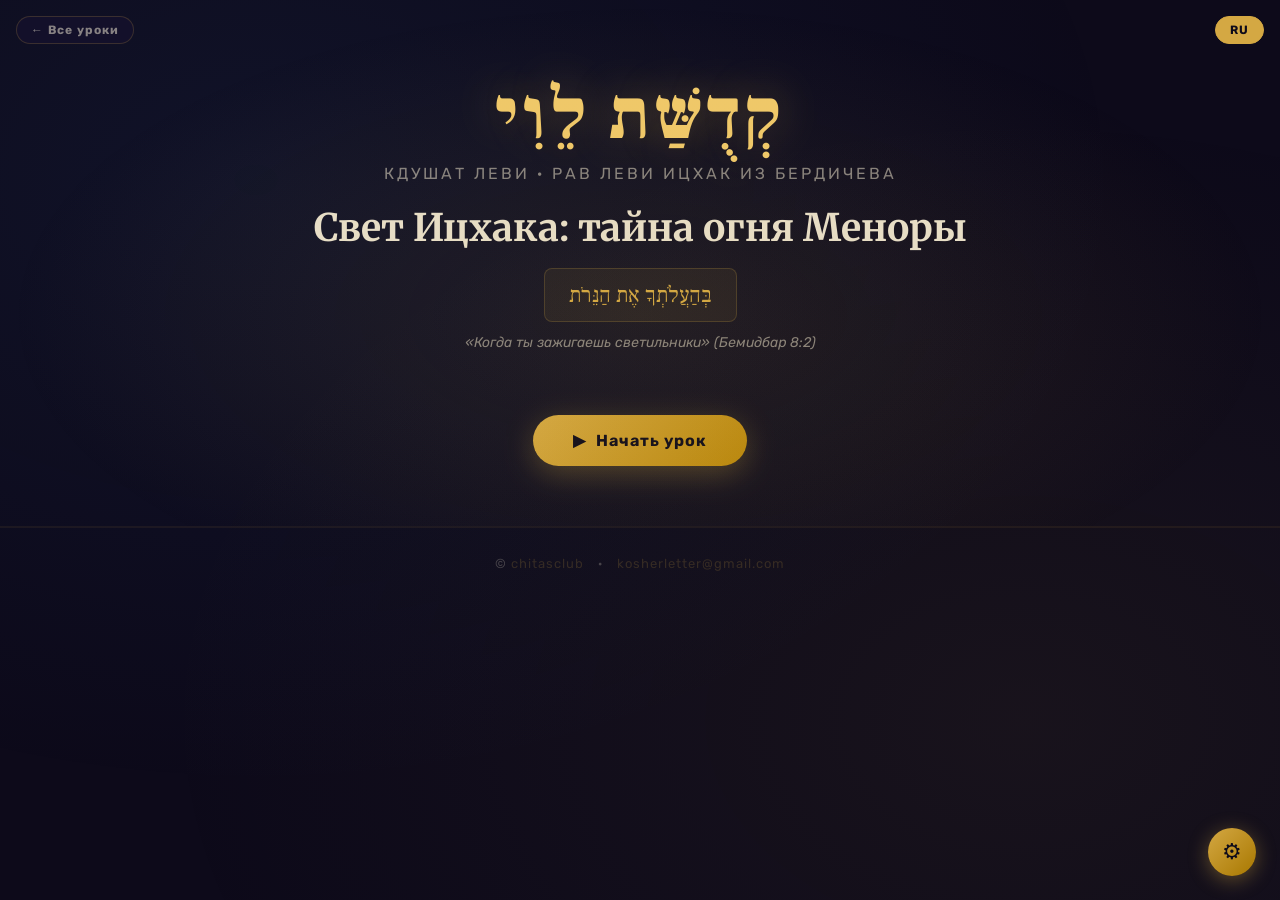
<file: chapters/KedushatLevi/ru.html>
<!DOCTYPE html>
<html lang="ru">
<head>
<meta charset="UTF-8">
<meta name="viewport" content="width=device-width, initial-scale=1.0">
<title>קְדֻשַּׁת לֵוִי — Свет Ицхака: тайна огня Меноры</title>
<link href="https://fonts.googleapis.com/css2?family=Frank+Ruhl+Libre:wght@400;700;900&family=Merriweather:ital,wght@0,400;0,700;1,400&family=Rubik:wght@400;500;700&display=swap" rel="stylesheet">
<link rel="stylesheet" href="../../assets/shared.css">
<style>
/* (Variables, reset, body are in ../../assets/shared.css) */

/* Progress bar */
#progressBar {
  position:fixed; top:0; left:0; height:3px;
  background: linear-gradient(90deg, var(--gold), var(--blue2));
  transition: width 0.5s ease;
  z-index:100;
  box-shadow: 0 0 10px var(--gold);
}

/* Home button */
.home-btn {
  position:fixed; top:16px; left:16px; z-index:99;
  font-family:'Rubik',sans-serif; font-size:12px; font-weight:700;
  padding:6px 14px; border-radius:20px; border:1px solid var(--border);
  background:var(--bg2); color:var(--text-dim); cursor:pointer;
  transition:all 0.2s; letter-spacing:1px; text-decoration:none;
  display:inline-flex; align-items:center; gap:5px;
}
.home-btn:hover { background:var(--gold-dim); color:var(--text); }

/* Lang toggle */
.lang-toggle {
  position:fixed; top:16px; right:16px;
  display:flex; gap:6px; z-index:99;
}
.lang-btn {
  font-family:'Rubik',sans-serif; font-size:12px; font-weight:700;
  padding:6px 14px; border-radius:20px; border:1px solid var(--border);
  background:var(--bg2); color:var(--text-dim); cursor:pointer;
  transition:all 0.2s; letter-spacing:1px;
}
.lang-btn.active { background:var(--gold); color:#0d0a1a; border-color:var(--gold); }

/* ── HERO ── */
.hero {
  position:relative; z-index:1;
  text-align:center;
  padding: 80px 20px 60px;
  border-bottom: 1px solid var(--border-faint);
  overflow:hidden;
}

.hero::before {
  content:'';
  position:absolute; inset:0;
  background: radial-gradient(ellipse at center 60%, rgba(212,168,67,0.1) 0%, transparent 70%);
  pointer-events:none;
}

.parasha-label {
  display:inline-block;
  font-family:'Frank Ruhl Libre',serif;
  font-size:clamp(36px,8vw,72px);
  font-weight:900;
  color:var(--gold2);
  letter-spacing:4px;
  text-shadow: 0 0 40px rgba(212,168,67,0.4);
  direction:rtl;
  line-height:1;
  margin-bottom:12px;
}

.hero-sub {
  font-size:clamp(13px,2vw,16px);
  color:var(--text-dim);
  letter-spacing:3px;
  text-transform:uppercase;
  margin-bottom:20px;
}

.hero-title {
  font-family:'Merriweather',serif;
  font-size:clamp(22px,4vw,38px);
  font-weight:700;
  color:var(--text);
  line-height:1.3;
  max-width:700px;
  margin:0 auto 16px;
}

.hero-verse {
  display:inline-block;
  font-family:'Frank Ruhl Libre',serif;
  font-size:clamp(16px,2.5vw,22px);
  color:var(--gold);
  direction:rtl;
  padding: 12px 24px;
  border:1px solid var(--border);
  border-radius:8px;
  background:var(--gold-faint);
  margin-bottom:12px;
}

.hero-verse-ru {
  font-size:14px; color:var(--text-dim);
  font-style:italic; margin-bottom:32px;
}

/* Section nav dots */
.nav-dots {
  display:flex; gap:8px; justify-content:center;
  margin-bottom:32px; flex-wrap:wrap;
}
.nav-dot {
  width:10px; height:10px; border-radius:50%;
  background:var(--border);
  cursor:pointer; transition:all 0.3s;
  position:relative;
}
.nav-dot.active, .nav-dot.done { background:var(--gold); }
.nav-dot.done::after {
  content:'✓'; position:absolute; top:-20px; left:50%;
  transform:translateX(-50%); font-size:10px; color:var(--gold);
  white-space:nowrap;
}

/* Start btn */
.start-btn {
  display:inline-flex; align-items:center; gap:10px;
  background:linear-gradient(135deg,var(--gold),#b8860b);
  color:#0d0a1a; font-family:'Rubik',sans-serif;
  font-size:16px; font-weight:700;
  padding:16px 40px; border-radius:40px; border:none;
  cursor:pointer; transition:all 0.3s;
  box-shadow: 0 8px 30px rgba(212,168,67,0.3);
  letter-spacing:1px;
}
.start-btn:hover { transform:translateY(-2px); box-shadow:0 12px 40px rgba(212,168,67,0.4); }

/* ── SECTIONS ── */
.lesson-container {
  max-width:860px; margin:0 auto;
  padding:0 20px 80px;
  position:relative; z-index:1;
}

.section {
  display:none; opacity:0;
  transform:translateY(24px);
  transition:all 0.5s ease;
}
.section.active {
  display:block; opacity:1; transform:translateY(0);
}

/* Section header */
.sec-header {
  display:flex; align-items:center; gap:16px;
  margin:48px 0 28px;
  padding-bottom:16px;
  border-bottom:1px solid var(--border-faint);
}

.sec-num {
  width:44px; height:44px; border-radius:50%;
  background:linear-gradient(135deg,var(--gold),#8b6010);
  display:flex; align-items:center; justify-content:center;
  font-family:'Rubik',sans-serif; font-weight:700; font-size:18px;
  color:#0d0a1a; flex-shrink:0;
}

.sec-title-wrap {}
.sec-label {
  font-size:11px; letter-spacing:3px; color:var(--gold);
  text-transform:uppercase; margin-bottom:4px;
}
.sec-title {
  font-family:'Merriweather',serif;
  font-size:clamp(18px,3vw,26px); font-weight:700;
  color:var(--text); line-height:1.3;
}

.sec-heb-sub {
  font-family:'Frank Ruhl Libre',serif;
  font-size:clamp(14px,2vw,18px);
  color:var(--gold);
  direction:rtl;
  font-weight:700;
  margin-top:4px;
}

/* Content cards */
.card {
  background:var(--card);
  border:1px solid var(--border-faint);
  border-radius:var(--radius);
  padding:24px 28px;
  margin-bottom:20px;
  position:relative;
  overflow:hidden;
}

.card::before {
  content:''; position:absolute;
  top:0; left:0; right:0; height:2px;
  background:linear-gradient(90deg,transparent,var(--gold),transparent);
  opacity:0.4;
}

.card-accent {
  border-left:3px solid var(--gold);
  background:var(--gold-faint);
}

.card p {
  font-size:clamp(15px,2vw,17px);
  line-height:1.85;
  color:var(--text);
  margin-bottom:12px;
}
.card p:last-child { margin-bottom:0; }

.card p em { color:var(--gold2); font-style:normal; font-weight:500; }
.card p strong { color:var(--gold2); }

.footnote {
  font-size:12px;
  color:var(--text-faint);
  line-height:1.6;
  margin-top:12px;
  padding-top:10px;
  border-top:1px solid var(--border-faint);
}

/* Hebrew quote */
.heb-quote {
  background:rgba(212,168,67,0.08);
  border:1px solid var(--border);
  border-radius:10px;
  padding:20px 24px;
  margin:20px 0;
  direction:rtl;
  text-align:right;
}
.heb-quote .heb-text {
  font-family:'Frank Ruhl Libre',serif;
  font-size:clamp(16px,2.5vw,20px);
  color:var(--gold2);
  line-height:1.9;
  margin-bottom:10px;
}
.heb-quote .heb-src {
  font-size:12px; color:var(--text-faint);
  letter-spacing:1px; direction:rtl;
}

/* Key concept box */
.key-concept {
  display:flex; gap:16px; align-items:flex-start;
  background:var(--blue-dim);
  border:1px solid rgba(58,123,213,0.25);
  border-radius:var(--radius);
  padding:20px 24px;
  margin:20px 0;
}
.key-icon {
  font-size:28px; flex-shrink:0; margin-top:2px;
}
.key-body .key-title {
  font-weight:700; color:var(--blue2);
  font-size:15px; margin-bottom:6px;
  letter-spacing:0.5px;
}
.key-body p {
  font-size:15px; line-height:1.7;
  color:var(--text); margin:0;
}

/* Two columns */
.two-col {
  display:grid; grid-template-columns:1fr 1fr; gap:16px;
  margin:20px 0;
}
@media(max-width:560px){ .two-col{ grid-template-columns:1fr; } }

.col-card {
  background:var(--card);
  border:1px solid var(--border-faint);
  border-radius:10px;
  padding:18px 20px;
}
.col-card .col-title {
  font-weight:700; font-size:15px;
  margin-bottom:10px;
  display:flex; align-items:center; gap:8px;
}
.col-card p { font-size:14px; line-height:1.7; color:var(--text-dim); }

/* Formula style */
.formula-block {
  display:flex; align-items:center;
  justify-content:center; gap:12px;
  flex-wrap:wrap;
  padding:20px;
  background:linear-gradient(135deg,rgba(212,168,67,0.08),rgba(58,123,213,0.05));
  border:1px solid var(--border);
  border-radius:var(--radius);
  margin:20px 0;
  font-family:'Merriweather',serif;
}
.f-part {
  padding:8px 18px; border-radius:8px;
  font-size:clamp(14px,2vw,18px); font-weight:700;
  text-align:center;
}
.f-eq { font-size:22px; color:var(--gold); }
.f-result {
  background:var(--gold);
  color:#0d0a1a;
  padding:10px 20px; border-radius:10px;
  font-size:clamp(14px,2vw,18px); font-weight:700;
}

/* Navigation buttons */
.nav-btns {
  display:flex; justify-content:space-between; align-items:center;
  margin-top:40px; gap:16px; flex-wrap:wrap;
}

.btn-prev, .btn-next {
  font-family:'Rubik',sans-serif; font-weight:600;
  padding:12px 28px; border-radius:30px; border:none;
  cursor:pointer; font-size:15px; transition:all 0.25s;
  display:flex; align-items:center; gap:8px;
}
.btn-prev {
  background:transparent; color:var(--text-dim);
  border:1px solid var(--border);
}
.btn-prev:hover { background:var(--card); color:var(--text); }
.btn-next {
  background:linear-gradient(135deg,var(--gold),#a87800);
  color:#0d0a1a;
  box-shadow: 0 4px 20px rgba(212,168,67,0.25);
}
.btn-next:hover { transform:translateY(-1px); box-shadow:0 8px 28px rgba(212,168,67,0.35); }
.btn-next:disabled { opacity:0.4; cursor:not-allowed; transform:none; }

/* ── QUIZ ── */
.quiz-wrap { margin:28px 0; }

.quiz-q {
  background:var(--card);
  border:1px solid var(--border-faint);
  border-radius:var(--radius);
  padding:24px 28px;
  margin-bottom:20px;
  transition:all 0.3s;
}

.quiz-q.answered-correct { border-color:var(--teal); background:rgba(46,196,182,0.07); }
.quiz-q.answered-wrong { border-color:var(--rose); background:rgba(224,92,122,0.07); }

.q-num {
  font-size:11px; letter-spacing:2px; color:var(--text-faint);
  text-transform:uppercase; margin-bottom:10px;
}

.q-text {
  font-family:'Merriweather',serif;
  font-size:clamp(15px,2vw,18px);
  font-weight:700; color:var(--text);
  line-height:1.5; margin-bottom:18px;
}

.q-options { display:flex; flex-direction:column; gap:10px; }

.q-opt {
  background:rgba(255,255,255,0.04);
  border:1.5px solid rgba(255,255,255,0.1);
  border-radius:10px;
  padding:12px 18px;
  cursor:pointer;
  font-size:15px; color:var(--text);
  transition:all 0.2s; text-align:left;
  font-family:'Rubik',sans-serif;
  display:flex; align-items:center; gap:10px;
}
.q-opt:hover:not(:disabled) {
  border-color:var(--gold); background:var(--gold-faint);
  transform:translateX(4px);
}
.q-opt.correct {
  border-color:var(--teal); background:rgba(46,196,182,0.12);
  color:#a0f0e8;
}
.q-opt.wrong {
  border-color:var(--rose); background:rgba(224,92,122,0.12);
  color:#f0a0b0;
}
.q-opt:disabled { cursor:default; transform:none; }
.q-opt .opt-icon { font-size:18px; flex-shrink:0; }

.q-feedback {
  margin-top:14px; padding:12px 16px;
  border-radius:8px; font-size:14px;
  line-height:1.6; display:none;
}
.q-feedback.show { display:block; }
.q-feedback.correct-fb { background:rgba(46,196,182,0.1); color:#80e8df; border:1px solid rgba(46,196,182,0.2); }
.q-feedback.wrong-fb { background:rgba(224,92,122,0.1); color:#f0b0c0; border:1px solid rgba(224,92,122,0.2); }

/* Score */
.score-bar {
  display:flex; align-items:center; gap:12px;
  margin-bottom:24px;
  background:var(--gold-faint);
  border:1px solid var(--border);
  border-radius:10px;
  padding:12px 20px;
}
.score-label { font-size:13px; color:var(--text-dim); }
.score-val { font-weight:700; color:var(--gold2); font-size:20px; }
.score-progress {
  flex:1; height:6px; background:rgba(255,255,255,0.08);
  border-radius:3px; overflow:hidden;
}
.score-fill {
  height:100%; border-radius:3px;
  background:linear-gradient(90deg,var(--gold),var(--blue2));
  transition:width 0.5s ease;
}

/* ── FINAL RESULT ── */
.result-screen {
  display:none;
  text-align:center; padding:48px 20px;
}
.result-screen.show { display:block; }

.result-star {
  font-size:72px; margin-bottom:16px;
  animation:starPop 0.6s cubic-bezier(0.34,1.56,0.64,1) both;
}
@keyframes starPop {
  from { transform:scale(0) rotate(-30deg); opacity:0; }
  to { transform:scale(1) rotate(0); opacity:1; }
}

.result-title {
  font-family:'Merriweather',serif;
  font-size:clamp(24px,4vw,36px); font-weight:700;
  color:var(--gold2); margin-bottom:12px;
}
.result-sub {
  font-size:16px; color:var(--text-dim);
  max-width:500px; margin:0 auto 32px;
  line-height:1.6;
}
.result-score-big {
  font-size:64px; font-weight:700;
  color:var(--gold); font-family:'Rubik',sans-serif;
  line-height:1; margin-bottom:8px;
}
.result-score-label {
  font-size:14px; color:var(--text-faint); letter-spacing:2px;
  margin-bottom:36px;
}

.restart-btn {
  background:linear-gradient(135deg,var(--blue),#1a4a90);
  color:#fff; font-family:'Rubik',sans-serif;
  font-size:15px; font-weight:600;
  padding:14px 36px; border-radius:30px; border:none;
  cursor:pointer; transition:all 0.2s;
  box-shadow:0 6px 24px rgba(58,123,213,0.3);
  margin-right:12px;
}
.restart-btn:hover { transform:translateY(-2px); }

.home-result-btn {
  background:transparent;
  color:var(--text-dim); font-family:'Rubik',sans-serif;
  font-size:15px; font-weight:600;
  padding:14px 36px; border-radius:30px;
  border:1px solid var(--border);
  cursor:pointer; transition:all 0.2s;
  text-decoration:none;
  display:inline-block;
}
.home-result-btn:hover { background:var(--card); color:var(--text); }

/* ── ANIMATIONS ── */
.fade-in {
  animation:fadeInUp 0.5s ease both;
}
@keyframes fadeInUp {
  from { opacity:0; transform:translateY(16px); }
  to { opacity:1; transform:translateY(0); }
}

@media(max-width:480px){
  .card { padding:18px 16px; }
  .heb-quote { padding:16px 16px; }
  .nav-btns { justify-content:center; }
}

/* ── Continue reading button ── */
.continue-btn {
  display: none;
  align-items: center;
  gap: 10px;
  background: transparent;
  border: 1px solid var(--border);
  color: var(--text-dim);
  font-family: 'Rubik', sans-serif;
  font-size: 14px;
  font-weight: 500;
  padding: 12px 30px;
  border-radius: 40px;
  cursor: pointer;
  transition: all 0.3s;
  letter-spacing: 0.5px;
  margin-top: 12px;
}
.continue-btn:hover { border-color: var(--gold); color: var(--gold2); }
.continue-btn.shown { display: inline-flex; }

/* ── TOC Sidebar ── */
.toc-sidebar {
  position: fixed;
  left: 12px;
  top: 50%;
  transform: translateY(-50%);
  z-index: 90;
  display: none;
}
.toc-sidebar.visible { display: block; }
.toc-toggle-btn {
  width: 40px; height: 40px;
  border-radius: 10px;
  border: 1px solid var(--border);
  background: var(--bg2);
  color: var(--gold);
  font-size: 18px;
  cursor: pointer;
  display: flex; align-items: center; justify-content: center;
  transition: all 0.2s;
  box-shadow: 0 4px 16px rgba(0,0,0,0.3);
}
.toc-toggle-btn:hover { background: var(--gold-dim); }
.toc-panel {
  position: absolute;
  left: 0;
  top: 48px;
  width: 230px;
  background: #1a1630;
  border: 1px solid var(--border);
  border-radius: 12px;
  padding: 14px 12px;
  box-shadow: 0 8px 32px rgba(0,0,0,0.5);
  opacity: 0;
  pointer-events: none;
  transform: translateX(-8px);
  transition: opacity 0.2s, transform 0.2s;
}
.toc-panel.open { opacity: 1; pointer-events: all; transform: translateX(0); }
.toc-panel-title {
  font-size: 10px;
  letter-spacing: 3px;
  color: var(--gold);
  text-transform: uppercase;
  margin-bottom: 10px;
  padding-bottom: 8px;
  border-bottom: 1px solid var(--border-faint);
}
.toc-item {
  display: block;
  width: 100%;
  text-align: left;
  background: transparent;
  border: none;
  color: var(--text-dim);
  font-size: 12px;
  font-family: 'Rubik', sans-serif;
  padding: 5px 8px;
  border-radius: 6px;
  cursor: pointer;
  transition: all 0.15s;
  margin-bottom: 2px;
  line-height: 1.4;
}
.toc-item:hover { background: var(--gold-dim); color: var(--text); }
.toc-item.toc-current { color: var(--gold2); background: var(--gold-faint); font-weight: 600; }
.toc-item.toc-done { color: var(--text-faint); }
@media (max-width: 920px) { .toc-sidebar { display: none !important; } }

/* ── Quick Read mode ── */
.quick-read .card:not(.card-accent) { display: none; }
.quick-read .two-col { display: none; }
.quick-read .formula-block { display: none; }
</style>
</head>
<body>

<div id="progressBar" style="width:0%"></div>

<a class="home-btn" href="../../index.html">← Все уроки</a>

<div class="lang-toggle">
  <button class="lang-btn active" id="btnRu">RU</button>
</div>

<!-- HERO -->
<div class="hero" id="heroSection">
  <div class="parasha-label">קְדֻשַּׁת לֵוִי</div>
  <div class="hero-sub">Кдушат Леви · Рав Леви Ицхак из Бердичева</div>
  <div class="hero-title">Свет Ицхака: тайна огня Меноры</div>
  <div class="hero-verse">בְּהַעֲלֹתְךָ אֶת הַנֵּרֹת</div>
  <div class="hero-verse-ru">«Когда ты зажигаешь светильники» (Бемидбар 8:2)</div>
  <div class="nav-dots" id="navDots"></div>
  <button class="start-btn" onclick="startLesson()">
    <span>▶</span>
    <span>Начать урок</span>
  </button>
  <br>
  <button class="continue-btn" id="continueBtn" onclick="continueLesson()">
    <span>↩</span>
    <span id="continueBtnLabel">Продолжить урок</span>
  </button>
</div>

<!-- LESSON CONTAINER -->
<div class="lesson-container" id="lessonContainer" style="display:none">

  <!-- SECTION 1 -->
  <div class="section" id="sec-1">
    <div class="sec-header">
      <div class="sec-num">1</div>
      <div class="sec-title-wrap">
        <div class="sec-label">Введение</div>
        <div class="sec-title">Менора: семь огней, один источник</div>
        <div class="sec-heb-sub">מְנוֹרָה — שִׁבְעָה נֵרוֹת, מָקוֹר אֶחָד</div>
      </div>
    </div>

    <div class="card fade-in">
      <p>Тора описывает Менору как предмет особой святости: семь ветвей, отлитых из цельного куска золота. <em>«Из цельного куска пусть будет сделана Менора»</em> (Шмот 25:36) — ни одного шва, ни одной скрепки.</p>
      <p>Когда первосвященник Аарон зажигал светильники, Тора использует необычное слово: <em>«בְּהַעֲלֹתְךָ»</em> — «когда ты поднимаешь». Не «зажигаешь», а именно <strong>«поднимаешь»</strong>. Огонь уходит вверх, к небесам.</p>
    </div>

    <div class="heb-quote fade-in">
      <div class="heb-text">מִקְשָׁה אַחַת זָהָב טָהוֹר עָשָׂה אֶת הַמְּנוֹרָה</div>
      <div class="heb-src">— שמות לז:יז · Шмот 37:17</div>
    </div>

    <div class="card fade-in">
      <p>Рав Леви Ицхак из Бердичева — автор книги <em>«Кдушат Леви»</em> — задаёт вопрос: если семь огней символизируют семь дней творения или семь духовных сил (сфирот), то <strong>почему Тора особо связывает зажигание Меноры с именем Аарона?</strong> Почему именно ему?</p>
      <p>Ответ Рава Леви Ицхака открывает глубокий принцип: <em>каждый огонь</em> Меноры соответствует духовному пути <em>одного из праотцов и праматерей</em> Израиля. А центральный светильник — это путь Ицхака (Исаака), второго праотца.</p>
    </div>

    <div class="key-concept fade-in">
      <div class="key-icon">🕎</div>
      <div class="key-body">
        <div class="key-title">Центральный вопрос урока</div>
        <p>Чем Ицхак отличается от Авраама и Яакова в духовном смысле? И как именно его путь — путь <strong style="color:var(--gold2)">страха Б-жия (יִרְאָה) и самоограничения</strong> — становится центральным огнём, освещающим всю Менору?</p>
      </div>
    </div>

    <div class="nav-btns">
      <div></div>
      <button class="btn-next" onclick="nextSection()">Далее →</button>
    </div>
  </div>

  <!-- SECTION 2 -->
  <div class="section" id="sec-2">
    <div class="sec-header">
      <div class="sec-num">2</div>
      <div class="sec-title-wrap">
        <div class="sec-label">Имя и его тайна</div>
        <div class="sec-title">Ицхак — «будет смеяться»: радость из страха</div>
        <div class="sec-heb-sub">יִצְחָק — שֶׂחוֹק מִתּוֹךְ יִרְאָה</div>
      </div>
    </div>

    <div class="card fade-in">
      <p>Имя <em>יִצְחָק (Ицхак)</em> происходит от слова <em>צְחוֹק (цхок)</em> — смех, радость. Когда Сарра услышала предсказание о сыне, она засмеялась. Б-г назвал ребёнка в честь этого смеха — <strong>«будет смеяться»</strong>.</p>
      <p>Но разве Ицхак — образ радости? Его жизнь — жертвоприношение на горе Мория (Акеда), ослепление в старости, скорбь об Эсаве. <strong>Откуда смех?</strong></p>
    </div>

    <div class="heb-quote fade-in">
      <div class="heb-text">צְחֹק עָשָׂה לִי אֱלֹהִים כָּל הַשֹּׁמֵעַ יִצְחַק לִי</div>
      <div class="heb-src">— בראשית כא:ו · Берешит 21:6</div>
    </div>

    <div class="card card-accent fade-in">
      <p><strong>Рав Леви Ицхак объясняет:</strong> есть два вида радости. Первый — поверхностная радость, которая приходит от удовольствий мира. Второй — <em>глубинная радость</em>, рождённая из принятия воли Б-жией, даже когда это требует самопожертвования.</p>
      <p>Ицхак олицетворяет именно эту <em>скрытую радость</em> — ту, что живёт внутри страха Небес (יִרְאַת שָׁמַיִם). Когда человек полностью принимает суд Всевышнего и не сопротивляется ему, <strong>внутри этого принятия вспыхивает особый свет.</strong></p>
    </div>

    <div class="two-col fade-in">
      <div class="col-card">
        <div class="col-title">Авраам — Хесед (חֶסֶד)</div>
        <p>Любовь и милосердие. Авраам открыт всему миру: его шатёр открыт с четырёх сторон. Его служение — давать, принимать гостей, любить.</p>
      </div>
      <div class="col-card">
        <div class="col-title">Ицхак — Гвура (גְּבוּרָה)</div>
        <p>Сила и самоограничение. Ицхак закапывает колодцы, не спорит с врагами. Его служение — сдержанность, страх Небес, внутренняя дисциплина.</p>
      </div>
    </div>

    <div class="card fade-in">
      <p>«Кдушат Леви» указывает: слово <em>יִצְחָק</em> состоит из букв <em>יצ-חק</em>, что намекает на два понятия: <em>יֵצֶא חֵק</em> — «выходит закон», т.е. из строгого закона (גְּבוּרָה) рождается свет. Именно этот свет — огонь среднего светильника Меноры.</p>
    </div>

    <div class="nav-btns">
      <button class="btn-prev" onclick="prevSection()">← Назад</button>
      <button class="btn-next" onclick="nextSection()">Далее →</button>
    </div>
  </div>

  <!-- SECTION 3 -->
  <div class="section" id="sec-3">
    <div class="sec-header">
      <div class="sec-num">3</div>
      <div class="sec-title-wrap">
        <div class="sec-label">Три праотца и Менора</div>
        <div class="sec-title">Семь ветвей — семь духовных путей</div>
        <div class="sec-heb-sub">שִׁבְעָה קָנִים — שִׁבְעָה נְתִיבוֹת</div>
      </div>
    </div>

    <div class="card fade-in">
      <p>Менора состоит из центрального ствола и трёх пар ветвей — итого семь. «Кдушат Леви» объясняет: три правые ветви соответствуют трём праотцам (Авраам, Ицхак, Яаков), три левые — трём праматерям (Сарра, Ривка, Рахель и Лея).</p>
      <p>Центральный ствол — это <em>«нер hа-маарав»</em>, западный светильник, который, по преданию, горел сам по себе всю ночь. Он символизирует <strong>суть связи между Израилем и Б-гом</strong> — ту искру, которая никогда не гаснет.</p>
    </div>

    <div class="heb-quote fade-in">
      <div class="heb-text">וְהָאִיר עַל-עֵבֶר פָּנֶיהָ</div>
      <div class="heb-src">— במדבר ח:ב · Бемидбар 8:2 — «и будет светить к лицу своему»</div>
    </div>

    <div class="card fade-in">
      <p>Рав Леви Ицхак обращает внимание: Тора говорит — все шесть боковых светильников должны быть направлены <em>к центральному</em>. Почему?</p>
      <p>Потому что <strong>все духовные пути — любовь Авраама, сила Ицхака, гармония Яакова — обретают смысл лишь тогда, когда они направлены к центру</strong>, к той точке, где Б-жественный свет встречается с человеческой душой.</p>
    </div>

    <div class="formula-block fade-in">
      <div class="f-part" style="background:rgba(212,168,67,0.1); color:var(--gold2);">Хесед<br><small>Авраам</small></div>
      <div class="f-eq">+</div>
      <div class="f-part" style="background:rgba(212,168,67,0.2); color:var(--gold2);">Гвура<br><small>Ицхак</small></div>
      <div class="f-eq">+</div>
      <div class="f-part" style="background:rgba(212,168,67,0.1); color:var(--gold2);">Тиферет<br><small>Яаков</small></div>
      <div class="f-eq">=</div>
      <div class="f-result">Полный свет<br><small>Менора</small></div>
    </div>

    <div class="card card-accent fade-in">
      <p><strong>Важная деталь:</strong> без «гвуры» — силы и самоограничения Ицхака — Менора бы не горела ровно. Если бы все светильники только «давали» (как Авраам), огонь бы разгорался неконтролируемо. Именно <em>дисциплина Ицхака</em> — это то, что удерживает пламя в правильных границах.</p>
    </div>

    <div class="nav-btns">
      <button class="btn-prev" onclick="prevSection()">← Назад</button>
      <button class="btn-next" onclick="nextSection()">Далее →</button>
    </div>
  </div>

  <!-- SECTION 4 -->
  <div class="section" id="sec-4">
    <div class="sec-header">
      <div class="sec-num">4</div>
      <div class="sec-title-wrap">
        <div class="sec-label">Акеда и Менора</div>
        <div class="sec-title">Огонь жертвоприношения — огонь Меноры</div>
        <div class="sec-heb-sub">עֲקֵידַת יִצְחָק וְנֵר הַמְּנוֹרָה</div>
      </div>
    </div>

    <div class="card fade-in">
      <p>«Кдушат Леви» проводит поразительную параллель между <em>Акедат Ицхак</em> (Связыванием Ицхака) и огнём Меноры.</p>
      <p>На горе Мория Авраам поднял нож над своим сыном. И именно в этот момент, говорит Мидраш, <em>душа Ицхака «поднялась» к Небесам</em> — а затем вернулась. Ицхак пережил символическую смерть и воскрешение. Это событие оставило в нём <strong>особую отметину — отблеск Высшего света.</strong></p>
    </div>

    <div class="heb-quote fade-in">
      <div class="heb-text">וַיִּשָּׂא אַבְרָהָם אֶת-עֵינָיו וַיַּרְא אַיִל אַחַר נֶאֱחַז בַּסְּבַךְ בְּקַרְנָיו</div>
      <div class="heb-src">— בראשית כב:יג · Берешит 22:13</div>
    </div>

    <div class="card fade-in">
      <p>Рав Леви Ицхак объясняет: когда Ицхак лежал связанным на жертвеннике, его глаза были открыты — и он увидел то, что недоступно обычному человеческому взору. Поэтому, говорит «Кдушат Леви», <em>глаза Ицхака в старости ослабели</em> — не болезнь, а <strong>последствие созерцания Высшего света</strong>.</p>
      <p>Этот свет, вошедший в Ицхака на Мория, — это именно тот огонь, который горит в центральном светильнике Меноры. <em>Огонь, прошедший через испытание.</em></p>
    </div>

    <div class="key-concept fade-in">
      <div class="key-icon">🔥</div>
      <div class="key-body">
        <div class="key-title">Главный принцип Кдушат Леви</div>
        <p>Истинный духовный свет рождается не из лёгкости, а из испытания. <strong style="color:var(--gold2)">Огонь Меноры — это свет, прошедший через «связывание»</strong>: через принятие страданий с радостью (симха шель мицва), через самоотречение ради Небес.</p>
      </div>
    </div>

    <div class="card card-accent fade-in">
      <p>Вот почему, говорит «Кдушат Леви», заповедь зажигания Меноры была дана <strong>Аарону — брату Моше</strong>, а не самому Моше. Моше — это «хесед», безграничное милосердие. А Аарон — это связующее звено между строгостью суда и любовью народа. <em>Именно он мог «поднять» огонь Ицхака к Небесам.</em></p>
    </div>

    <div class="nav-btns">
      <button class="btn-prev" onclick="prevSection()">← Назад</button>
      <button class="btn-next" onclick="nextSection()">Далее →</button>
    </div>
  </div>

  <!-- SECTION 5 -->
  <div class="section" id="sec-5">
    <div class="sec-header">
      <div class="sec-num">5</div>
      <div class="sec-title-wrap">
        <div class="sec-label">Главный урок</div>
        <div class="sec-title">Свет, рождённый из тьмы</div>
        <div class="sec-heb-sub">אוֹר הַנּוֹלָד מִתּוֹךְ הַחֹשֶׁךְ</div>
      </div>
    </div>

    <div class="card fade-in">
      <p>«Кдушат Леви» задаёт финальный вопрос: зачем вообще нужна Менора в Храме? Ведь Б-г не нуждается в нашем свете — <em>Он Сам является источником всякого света!</em></p>
      <p>Ответ поражает: Менора нужна <strong>не Б-гу, а нам</strong>. Когда мы зажигаем светильники, мы не освещаем Храм — мы <em>открываем в себе способность принимать Б-жественный свет.</em></p>
    </div>

    <div class="heb-quote fade-in">
      <div class="heb-text">לֹא לְאוֹרִי אַתֶּם מְדַלְּקִין — אֶלָּא לְהַרְאוֹת שֶׁשְּׁכִינָה שׁוֹרָה בְּיִשְׂרָאֵל</div>
      <div class="heb-src">— ספרי, בהעלותך · Сифрей, Бехаалотха</div>
    </div>

    <div class="card fade-in">
      <p>«Не для Моего света вы зажигаете — а чтобы показать, что Шхина пребывает в Израиле».</p>
      <p>Рав Леви Ицхак развивает: путь Ицхака — Гвура, самоограничение — это путь создания <em>пространства для Б-жественного света</em>. Когда человек <strong>сдерживает своё «я»</strong>, когда он принимает страдания с миром, когда он не требует от мира соответствия своим желаниям — <em>в этом опустошённом пространстве зажигается Менора.</em></p>
    </div>

    <div class="card card-accent fade-in">
      <p><strong>Практический вывод «Кдушат Леви»:</strong> каждый раз, когда мы переживаем трудность и принимаем её без ропота — когда мы «связываем» себя, как Ицхак на Мория — мы зажигаем в себе светильник Меноры. <em>«Поднять» огонь (бехаалотха) означает поднять своё служение на уровень Ицхака — туда, где страх перед Б-гом превращается в чистую радость.</em></p>
    </div>

    <div class="key-concept fade-in">
      <div class="key-icon">✨</div>
      <div class="key-body">
        <div class="key-title">Связь с нашим временем</div>
        <p>Даже сегодня, когда Храм разрушен и Менора не горит физически, путь Ицхака открыт каждому. Принять вызов без жалоб. Ограничить своё эго ради высшей цели. Найти радость в самом служении — а не в его награде. <strong style="color:var(--gold2)">Это и есть зажигание внутренней Меноры.</strong></p>
      </div>
    </div>

    <div class="nav-btns">
      <button class="btn-prev" onclick="prevSection()">← Назад</button>
      <button class="btn-next" onclick="nextSection()">Далее →</button>
    </div>
  </div>

  <!-- SECTION 6 -->
  <div class="section" id="sec-6">
    <div class="sec-header">
      <div class="sec-num">6</div>
      <div class="sec-title-wrap">
        <div class="sec-label">Практика</div>
        <div class="sec-title">Как зажечь свою Менору</div>
        <div class="sec-heb-sub">כֵּיצַד מַדְלִיקִים אֶת מְנוֹרַת הַנֶּפֶשׁ</div>
      </div>
    </div>

    <div class="card fade-in">
      <p>«Кдушат Леви» — это не только теология, это практическое руководство для жизни. Рав Леви Ицхак из Бердичева был известен как защитник евреев перед Небесным судом. Его учение — это учение о том, как превратить <em>обычные испытания</em> в топливо для духовного огня.</p>
    </div>

    <div class="two-col fade-in">
      <div class="col-card">
        <div class="col-title">🕯 Первый светильник</div>
        <p><strong>Принять испытание.</strong> Когда приходит трудность — не бежать от неё, а спросить себя: «Чему меня учит этот момент?» Это первый шаг к «связыванию» в духе Ицхака.</p>
      </div>
      <div class="col-card">
        <div class="col-title">🕯 Второй светильник</div>
        <p><strong>Ограничить речь.</strong> Ицхак в Торе почти молчит — он редко говорит. «Кдушат Леви» учит: дисциплина речи (שְׁמִירַת הַלָּשׁוֹן) — это один из ключей к свету Меноры.</p>
      </div>
    </div>

    <div class="two-col fade-in">
      <div class="col-card">
        <div class="col-title">🕯 Третий светильник</div>
        <p><strong>Найти скрытую радость.</strong> В каждой заповеди, которую мы выполняем даже без вдохновения, скрыта «симха шель мицва» — радость заповеди. Искать её — значит «поднимать» огонь.</p>
      </div>
      <div class="col-card">
        <div class="col-title">🕯 Четвёртый светильник</div>
        <p><strong>Направить всё к центру.</strong> Как все ветви Меноры обращены к центральному стволу — направить все свои действия (молитва, учёба, благотворительность) к единой цели: близости с Б-гом.</p>
      </div>
    </div>

    <div class="card card-accent fade-in">
      <p>Рав Леви Ицхак заканчивает своё рассуждение о Меноре словами: <em>«Пусть каждый еврей знает — в нём горит искра Ицхака. Эта искра не гаснет никогда. Её нужно лишь "поднять" — дать ей пространство и воздух через трепет перед Небесами и принятие воли Всевышнего»</em>.</p>
    </div>

    <div class="nav-btns">
      <button class="btn-prev" onclick="prevSection()">← Назад</button>
      <button class="btn-next" onclick="nextSection()">Проверить себя →</button>
    </div>
  </div>

  <!-- SECTION 7: QUIZ -->
  <div class="section" id="sec-7">
    <div class="sec-header">
      <div class="sec-num">7</div>
      <div class="sec-title-wrap">
        <div class="sec-label">Проверь себя</div>
        <div class="sec-title">Вопросы по уроку</div>
        <div class="sec-heb-sub">שְׁאֵלוֹת לְחִזּוּק הַלִּמּוּד</div>
      </div>
    </div>

    <div class="score-bar fade-in">
      <span class="score-label">Счёт:</span>
      <span class="score-val" id="scoreVal">0 / 4</span>
      <div class="score-progress">
        <div class="score-fill" id="scoreFill" style="width:0%"></div>
      </div>
    </div>

    <div class="quiz-wrap" id="quizWrap"></div>

    <div class="nav-btns">
      <button class="btn-prev" onclick="prevSection()">← Назад</button>
      <button class="btn-next" id="finishBtn" onclick="showResult()" disabled>Завершить урок →</button>
    </div>
  </div>

</div><!-- /lesson-container -->

<!-- RESULT SCREEN -->
<div class="result-screen" id="resultScreen">
  <div class="result-star" id="resultStar"></div>
  <div class="result-title">Урок завершён!</div>
  <div class="result-sub" id="result-sub"></div>
  <div class="result-score-big" id="resultScoreBig"></div>
  <div class="result-score-label" id="result-score-label"></div>
  <button class="restart-btn" onclick="restartLesson()">↩ Пройти снова</button>
  <a class="home-result-btn" href="../../index.html">← Все уроки</a>
</div>

<!-- TOC Sidebar -->
<div class="toc-sidebar" id="tocSidebar">
  <button class="toc-toggle-btn" id="tocToggleBtn" title="Оглавление" onclick="toggleTOC()">☰</button>
  <div class="toc-panel" id="tocPanel"></div>
</div>

<!-- Settings button -->
<button class="settings-btn" id="settingsBtn" title="Настройки отображения" aria-label="Настройки">⚙</button>

<!-- Settings panel -->
<div class="settings-panel" id="settingsPanel">
  <h3>Настройки</h3>

  <div class="setting-row">
    <label>Размер шрифта</label>
    <input type="range" id="fontSizeRange" min="14" max="22" step="1" value="16">
  </div>

  <div class="setting-row">
    <label>Фон</label>
    <div class="color-swatches" id="bgSwatches">
      <div class="color-swatch selected" data-bg="#0d0a1a" style="background:#0d0a1a;" title="Тёмно-синий"></div>
      <div class="color-swatch" data-bg="#111111" style="background:#111111;" title="Чёрный"></div>
      <div class="color-swatch" data-bg="#2d2416" style="background:#2d2416;" title="Сепия тёмная"></div>
      <div class="color-swatch" data-bg="#f5f0e8" style="background:#f5f0e8;" title="Сепия светлая"></div>
      <div class="color-swatch" data-bg="#ffffff" style="background:#ffffff;" title="Белый"></div>
    </div>
  </div>

  <div class="setting-row">
    <label>Шрифт</label>
    <div class="font-options" id="fontOptions">
      <button class="font-option selected" data-font="'Rubik', sans-serif">Rubik</button>
      <button class="font-option" data-font="'Merriweather', serif">Merriweather</button>
      <button class="font-option" data-font="'Frank Ruhl Libre', serif">Frank Ruhl</button>
    </div>
  </div>

  <div class="setting-row">
    <label>Режим чтения</label>
    <div class="font-options">
      <button class="font-option" id="qrBtn" onclick="toggleQuickRead()">⚡ Быстрое чтение</button>
    </div>
  </div>
</div>

<footer class="site-footer">
  <span>© <a href="https://t.me/chitas" target="_blank" rel="noopener">chitasclub</a></span>
  <span class="footer-sep">·</span>
  <a href="mailto:kosherletter@gmail.com">kosherletter@gmail.com</a>
</footer>

<script src="../../assets/settings.js"></script>

<script>
// ─── QUIZ DATA ───
const quizData = [
  {
    q: 'Почему имя «Ицхак» означает «будет смеяться», если его жизнь была полна испытаний?',
    opts: [
      'Потому что Сарра смеялась при рождении — это просто воспоминание',
      'По мнению «Кдушат Леви», в имени зашифрована скрытая радость, рождающаяся из принятия воли Б-жией',
      'Потому что Ицхак был весёлым и оптимистичным человеком по характеру',
      'Имя не связано со смыслом — это просто традиционное еврейское имя'
    ],
    correct: 1,
    fb_ok: '✓ Верно! «Кдушат Леви» учит: имя Ицхак указывает на глубинную радость, которая рождается именно из самоотречения и принятия суда Небес — а не из лёгкости жизни.',
    fb_no: '✗ Неверно. Рав Леви Ицхак из Бердичева видит в имени Ицхак указание на особый вид радости — ту, что рождается из страха Небес и принятия Б-жественного суда.'
  },
  {
    q: 'Какому из семи светильников Меноры соответствует путь Ицхака по «Кдушат Леви»?',
    opts: [
      'Крайнему правому — как старший из праотцов',
      'Крайнему левому — как символ строгого суда',
      'Центральному стволу — как суть связи между Израилем и Б-гом',
      'Второму справа — как второй из трёх праотцов'
    ],
    correct: 2,
    fb_ok: '✓ Правильно! Центральный светильник — «нер hа-маарав» — символизирует глубинную связь Израиля с Б-гом, и именно путь Ицхака (принятие испытаний, страх Небес) является её сутью.',
    fb_no: '✗ Неверно. По «Кдушат Леви», Ицхак связан с центральным стволом Меноры — тем светильником, который горел самостоятельно и символизирует неугасимую связь между Израилем и Небесами.'
  },
  {
    q: 'Зачем, по мнению «Кдушат Леви», нужна Менора в Храме, если Б-г не нуждается в свете?',
    opts: [
      'Для украшения Храма — чтобы он выглядел величественнее',
      'Для освещения тёмных помещений Храма в ночное время',
      'Чтобы показать народам мира богатство Израиля',
      'Чтобы открыть в самом человеке способность принимать Б-жественный свет — и показать, что Шхина пребывает в Израиле'
    ],
    correct: 3,
    fb_ok: '✓ Верно! Сифрей прямо говорит: «Не для Моего света вы зажигаете» — Менора нужна нам, чтобы создать сосуд для Б-жественного присутствия, открыть в себе готовность принять Шхину.',
    fb_no: '✗ Неверно. «Кдушат Леви», опираясь на Сифрей, объясняет: Менора зажигается не для Б-га, а для нас самих — чтобы мы стали сосудами для Б-жественного света.'
  },
  {
    q: 'Что связывает Акедат Ицхак (Связывание Ицхака) с огнём Меноры по «Кдушат Леви»?',
    opts: [
      'На горе Мория горел особый жертвенный огонь, от которого позже зажгли Менору',
      'Оба события происходили в один и тот же день еврейского календаря',
      'Душа Ицхака, «поднявшаяся» к Небесам на Мория и вернувшаяся, несёт в себе отблеск Высшего света — тот же огонь, что горит в центральном светильнике',
      'Связывание Ицхака и Менора не связаны — это два разных события'
    ],
    correct: 2,
    fb_ok: '✓ Правильно! «Кдушат Леви» учит: опыт Акеды — символическая смерть и воскрешение — оставил в Ицхаке особый отблеск Высшего света. Именно этот свет, прошедший через испытание, и есть огонь центрального светильника Меноры.',
    fb_no: '✗ Неверно. По «Кдушат Леви», на горе Мория душа Ицхака «поднялась» к Небесам и вернулась, неся в себе отпечаток Б-жественного света. Этот свет, рождённый из предельного испытания, — и есть огонь Меноры.'
  }
];

// ─── STORAGE HELPER ───
var LS = {
  get: function(k, def) { try { var v = localStorage.getItem(k); return v !== null ? v : def; } catch(e) { return def; } },
  set: function(k, v) { try { localStorage.setItem(k, v); } catch(e) {} }
};

// ─── STATE ───
let currentSection = 0;
let score = 0;
let answered = 0;
var _navScrolling = false;
var _handlingPopState = false;
var _scrollSaveTimer;
let quizInitialized = false;

const SECTION_ORDER = [1, 2, 3, 4, 5, 6, 7];

// ─── READING PROGRESS ───
function getProgressKey() {
  return 'lt-progress-' + window.location.pathname;
}
function saveProgress() {
  LS.set(getProgressKey(), JSON.stringify({section: currentSection, scroll: Math.round(window.scrollY)}));
}
function clearProgress() {
  LS.set(getProgressKey(), '');
}

// ─── TOC ───
function buildTOC() {
  var panel = document.getElementById('tocPanel');
  panel.innerHTML = '<div class="toc-panel-title">Содержание</div>';
  SECTION_ORDER.forEach(function(secNum, idx) {
    var sec = document.getElementById('sec-' + secNum);
    if (!sec) return;
    var titleEl = sec.querySelector('.sec-title');
    var title = titleEl ? titleEl.textContent.trim() : ('Раздел ' + (idx + 1));
    var btn = document.createElement('button');
    btn.className = 'toc-item';
    btn.textContent = (idx + 1) + '. ' + title;
    btn.onclick = function() {
      goToSection(secNum);
      document.getElementById('tocPanel').classList.remove('open');
    };
    panel.appendChild(btn);
  });
}
function toggleTOC() {
  document.getElementById('tocPanel').classList.toggle('open');
}
function updateTOC() {
  var idx = SECTION_ORDER.indexOf(currentSection);
  document.querySelectorAll('.toc-item').forEach(function(item, i) {
    item.classList.remove('toc-current', 'toc-done');
    if (i === idx) item.classList.add('toc-current');
    else if (i < idx) item.classList.add('toc-done');
  });
}

// ─── QUICK READ ───
function toggleQuickRead() {
  var active = document.body.classList.toggle('quick-read');
  document.getElementById('qrBtn').classList.toggle('selected', active);
  LS.set('lt-quick-read', active ? '1' : '0');
}

// ─── NAVIGATION ───
function startLesson() {
  document.getElementById('heroSection').style.display = 'none';
  document.getElementById('lessonContainer').style.display = 'block';
  document.getElementById('tocSidebar').classList.add('visible');
  buildNavDots();
  buildTOC();
  goToSection(1);
}

function continueLesson() {
  var btn = document.getElementById('continueBtn');
  var section = parseInt(btn.dataset.section, 10);
  var scroll = parseInt(btn.dataset.scroll || '0', 10);
  document.getElementById('heroSection').style.display = 'none';
  document.getElementById('lessonContainer').style.display = 'block';
  document.getElementById('tocSidebar').classList.add('visible');
  buildNavDots();
  buildTOC();
  goToSection(section);
  if (scroll > 0) {
    setTimeout(function() { window.scrollTo({top: scroll, behavior: 'smooth'}); }, 400);
  }
}

function goToSection(n) {
  document.querySelectorAll('.section').forEach(s => s.classList.remove('active'));
  const sec = document.getElementById('sec-' + n);
  if (sec) {
    setTimeout(() => sec.classList.add('active'), 50);
  }
  currentSection = n;
  updateProgress();
  updateNavDots();
  updateTOC();
  saveProgress();
  if (!_handlingPopState) history.pushState({section: n, inLesson: true}, '');
  _navScrolling = true; setTimeout(function(){_navScrolling=false;}, 900);
  window.scrollTo({top: 0, behavior: 'smooth'});

  if (n === 7 && !quizInitialized) {
    buildQuiz();
    quizInitialized = true;
  }
}

function nextSection() {
  const idx = SECTION_ORDER.indexOf(currentSection);
  if (idx < SECTION_ORDER.length - 1) goToSection(SECTION_ORDER[idx + 1]);
}
function prevSection() {
  const idx = SECTION_ORDER.indexOf(currentSection);
  if (idx > 0) goToSection(SECTION_ORDER[idx - 1]);
}

function updateProgress() {
  const idx = SECTION_ORDER.indexOf(currentSection);
  const pct = ((idx + 1) / SECTION_ORDER.length) * 100;
  document.getElementById('progressBar').style.width = pct + '%';
}

function buildNavDots() {
  const wrap = document.getElementById('navDots');
  wrap.innerHTML = '';
  for (let i = 1; i <= SECTION_ORDER.length; i++) {
    const d = document.createElement('div');
    d.className = 'nav-dot';
    d.title = 'Раздел ' + i;
    const secNum = SECTION_ORDER[i - 1];
    d.onclick = () => goToSection(secNum);
    wrap.appendChild(d);
  }
}

function updateNavDots() {
  const dots = document.querySelectorAll('.nav-dot');
  const idx = SECTION_ORDER.indexOf(currentSection);
  dots.forEach((d, i) => {
    d.classList.remove('active', 'done');
    if (i === idx) d.classList.add('active');
    else if (i < idx) d.classList.add('done');
  });
}

// ─── SCROLL POSITION AUTOSAVE ───
window.addEventListener('scroll', function() {
  if (_navScrolling || currentSection <= 0) return;
  clearTimeout(_scrollSaveTimer);
  _scrollSaveTimer = setTimeout(saveProgress, 600);
});

// ─── MOBILE BACK BUTTON NAVIGATION ───
window.addEventListener('popstate', function(e) {
  if (e.state && e.state.inLesson && e.state.section !== undefined) {
    _handlingPopState = true;
    goToSection(e.state.section);
    _handlingPopState = false;
  }
});

// ─── QUIZ ───
function buildQuiz() {
  score = 0; answered = 0;
  const wrap = document.getElementById('quizWrap');
  wrap.innerHTML = '';
  document.getElementById('scoreVal').textContent = '0 / ' + quizData.length;
  document.getElementById('scoreFill').style.width = '0%';
  document.getElementById('finishBtn').disabled = true;

  const labels = ['А', 'Б', 'В', 'Г'];

  quizData.forEach((q, qi) => {
    const card = document.createElement('div');
    card.className = 'quiz-q fade-in';
    card.id = 'qq-' + qi;
    card.style.animationDelay = (qi * 0.1) + 's';

    card.innerHTML = `
      <div class="q-num">Вопрос ${qi + 1} / ${quizData.length}</div>
      <div class="q-text">${q.q}</div>
      <div class="q-options">
        ${q.opts.map((o, oi) => `
          <button class="q-opt" onclick="answerQ(${qi},${oi})" id="opt-${qi}-${oi}">
            <span class="opt-icon">${labels[oi]}</span>
            <span>${o}</span>
          </button>
        `).join('')}
      </div>
      <div class="q-feedback" id="fb-${qi}"></div>
    `;
    wrap.appendChild(card);
  });
}

function answerQ(qi, oi) {
  const q = quizData[qi];
  const card = document.getElementById('qq-' + qi);
  const fb = document.getElementById('fb-' + qi);
  const opts = card.querySelectorAll('.q-opt');

  opts.forEach(o => o.disabled = true);

  const correct = q.correct === oi;
  opts[q.correct].classList.add('correct');
  opts[q.correct].querySelector('.opt-icon').textContent = '✓';

  if (!correct) {
    opts[oi].classList.add('wrong');
    opts[oi].querySelector('.opt-icon').textContent = '✗';
  }

  card.classList.add(correct ? 'answered-correct' : 'answered-wrong');
  fb.textContent = correct ? q.fb_ok : q.fb_no;
  fb.className = 'q-feedback show ' + (correct ? 'correct-fb' : 'wrong-fb');

  if (correct) score++;
  answered++;

  document.getElementById('scoreVal').textContent = score + ' / ' + quizData.length;
  document.getElementById('scoreFill').style.width = (score / quizData.length * 100) + '%';

  if (answered === quizData.length) {
    document.getElementById('finishBtn').disabled = false;
    document.getElementById('finishBtn').style.animation = 'starPop 0.4s ease';
  }
}

function showResult() {
  document.querySelectorAll('.section').forEach(s => s.classList.remove('active'));
  const total = quizData.length;
  const pct = score / total;
  const star = pct === 1 ? '🏆' : pct >= 0.75 ? '⭐' : pct >= 0.5 ? '👍' : '📖';
  document.getElementById('resultStar').textContent = star;
  document.getElementById('resultScoreBig').textContent = score;
  document.getElementById('result-score-label').textContent = `из ${total} правильных`;

  const subs = [
    'Отличный результат! Ты глубоко усвоил учение «Кдушат Леви» о свете Ицхака и Меноре.',
    'Хорошо! Ещё раз пройди разделы, где была ошибка.',
    'Рекомендуем перечитать урок и попробовать снова — свет Меноры открывается постепенно.'
  ];
  const subIdx = pct === 1 ? 0 : pct >= 0.5 ? 1 : 2;
  document.getElementById('result-sub').textContent = subs[subIdx];

  document.getElementById('resultScreen').classList.add('show');
  document.getElementById('progressBar').style.width = '100%';
  window.scrollTo({top: 0, behavior: 'smooth'});
}

function restartLesson() {
  document.getElementById('resultScreen').classList.remove('show');
  quizInitialized = false;
  clearProgress();
  goToSection(1);
}

// Restore quick-read mode
(function() {
  if (LS.get('lt-quick-read', '0') === '1') {
    document.body.classList.add('quick-read');
    var qrBtn = document.getElementById('qrBtn');
    if (qrBtn) qrBtn.classList.add('selected');
  }
})();

// Check saved progress
(function() {
  var saved = LS.get(getProgressKey(), '');
  if (!saved) return;
  try {
    var p = JSON.parse(saved);
    if (p && p.section && p.section > 0 && SECTION_ORDER.indexOf(p.section) > 0) {
      var continueBtn = document.getElementById('continueBtn');
      var orderIdx = SECTION_ORDER.indexOf(p.section);
      continueBtn.dataset.section = p.section;
      continueBtn.dataset.scroll = p.scroll || 0;
      document.getElementById('continueBtnLabel').textContent =
        'Продолжить (' + (orderIdx + 1) + ' / ' + SECTION_ORDER.length + ')';
      continueBtn.classList.add('shown');
    }
  } catch(e) {}
})();
</script>

</body>
</html>
</file>
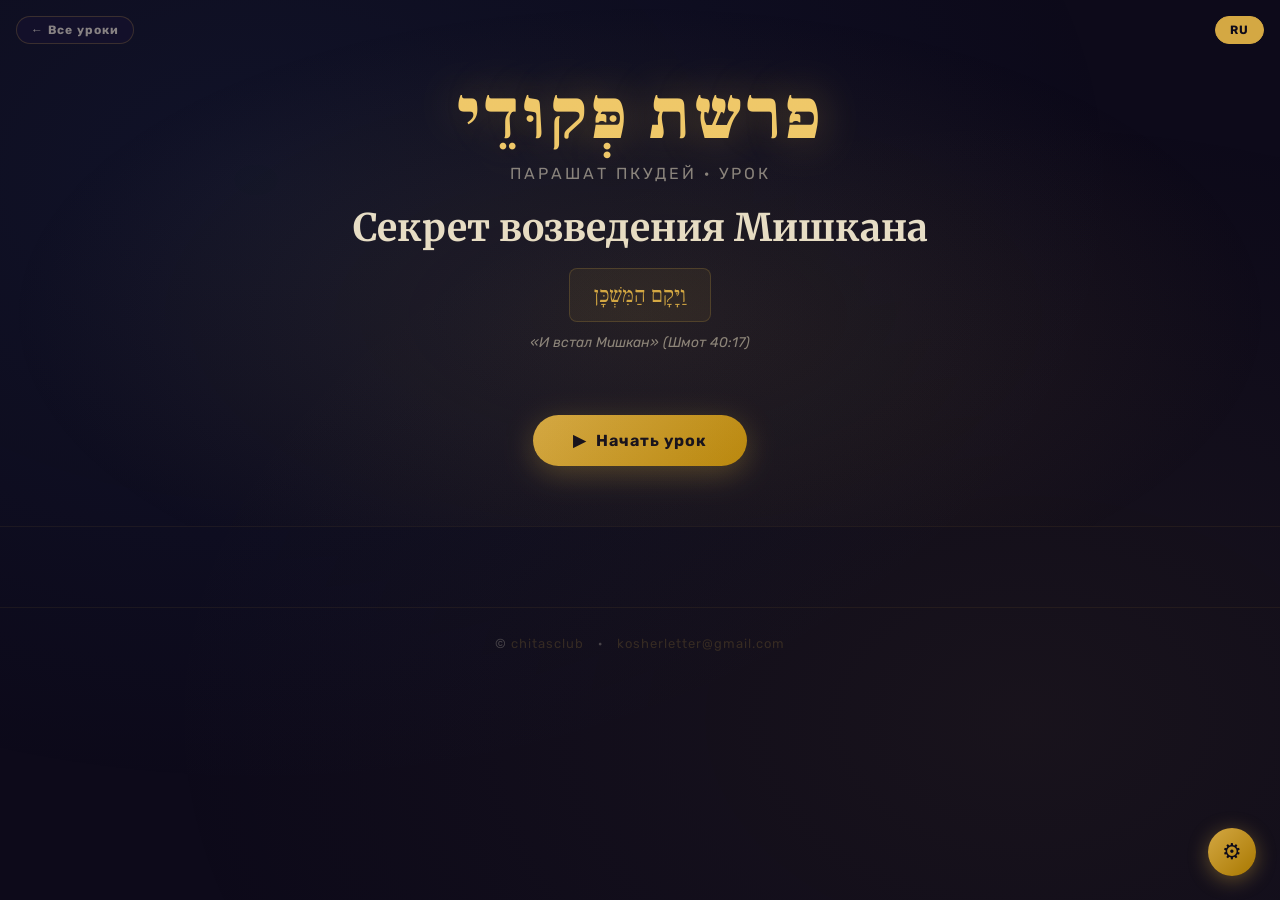
<file: chapters/Pekudei/ru.html>
<!DOCTYPE html>
<html lang="ru">
<head>
<meta charset="UTF-8">
<meta name="viewport" content="width=device-width, initial-scale=1.0">
<title>פרשת פקודי — Секрет возведения Мишкана</title>
<link href="https://fonts.googleapis.com/css2?family=Frank+Ruhl+Libre:wght@400;700;900&family=Merriweather:ital,wght@0,400;0,700;1,400&family=Rubik:wght@400;500;700&display=swap" rel="stylesheet">
<link rel="stylesheet" href="../../assets/shared.css">
<style>
/* (Variables, reset, body are in ../../assets/shared.css) */

/* (body::before gradient is in ../../assets/shared.css) */

/* Progress bar */
#progressBar {
  position:fixed; top:0; left:0; height:3px;
  background: linear-gradient(90deg, var(--gold), var(--blue2));
  transition: width 0.5s ease;
  z-index:100;
  box-shadow: 0 0 10px var(--gold);
}

/* Home button */
.home-btn {
  position:fixed; top:16px; left:16px; z-index:99;
  font-family:'Rubik',sans-serif; font-size:12px; font-weight:700;
  padding:6px 14px; border-radius:20px; border:1px solid var(--border);
  background:var(--bg2); color:var(--text-dim); cursor:pointer;
  transition:all 0.2s; letter-spacing:1px; text-decoration:none;
  display:inline-flex; align-items:center; gap:5px;
}
.home-btn:hover { background:var(--gold-dim); color:var(--text); }

/* Lang toggle */
.lang-toggle {
  position:fixed; top:16px; right:16px;
  display:flex; gap:6px; z-index:99;
}
.lang-btn {
  font-family:'Rubik',sans-serif; font-size:12px; font-weight:700;
  padding:6px 14px; border-radius:20px; border:1px solid var(--border);
  background:var(--bg2); color:var(--text-dim); cursor:pointer;
  transition:all 0.2s; letter-spacing:1px;
}
.lang-btn.active { background:var(--gold); color:#0d0a1a; border-color:var(--gold); }

/* ── HERO ── */
.hero {
  position:relative; z-index:1;
  text-align:center;
  padding: 80px 20px 60px;
  border-bottom: 1px solid var(--border-faint);
  overflow:hidden;
}

.hero::before {
  content:'';
  position:absolute; inset:0;
  background: radial-gradient(ellipse at center 60%, rgba(212,168,67,0.1) 0%, transparent 70%);
  pointer-events:none;
}

.parasha-label {
  display:inline-block;
  font-family:'Frank Ruhl Libre',serif;
  font-size:clamp(36px,8vw,72px);
  font-weight:900;
  color:var(--gold2);
  letter-spacing:4px;
  text-shadow: 0 0 40px rgba(212,168,67,0.4);
  direction:rtl;
  line-height:1;
  margin-bottom:12px;
}

.hero-sub {
  font-size:clamp(13px,2vw,16px);
  color:var(--text-dim);
  letter-spacing:3px;
  text-transform:uppercase;
  margin-bottom:20px;
}

.hero-title {
  font-family:'Merriweather',serif;
  font-size:clamp(22px,4vw,38px);
  font-weight:700;
  color:var(--text);
  line-height:1.3;
  max-width:700px;
  margin:0 auto 16px;
}

.hero-verse {
  display:inline-block;
  font-family:'Frank Ruhl Libre',serif;
  font-size:clamp(16px,2.5vw,22px);
  color:var(--gold);
  direction:rtl;
  padding: 12px 24px;
  border:1px solid var(--border);
  border-radius:8px;
  background:var(--gold-faint);
  margin-bottom:12px;
}

.hero-verse-ru {
  font-size:14px; color:var(--text-dim);
  font-style:italic; margin-bottom:32px;
}

/* Section nav dots */
.nav-dots {
  display:flex; gap:8px; justify-content:center;
  margin-bottom:32px; flex-wrap:wrap;
}
.nav-dot {
  width:10px; height:10px; border-radius:50%;
  background:var(--border);
  cursor:pointer; transition:all 0.3s;
  position:relative;
}
.nav-dot.active, .nav-dot.done { background:var(--gold); }
.nav-dot.done::after {
  content:'✓'; position:absolute; top:-20px; left:50%;
  transform:translateX(-50%); font-size:10px; color:var(--gold);
  white-space:nowrap;
}

/* Start btn */
.start-btn {
  display:inline-flex; align-items:center; gap:10px;
  background:linear-gradient(135deg,var(--gold),#b8860b);
  color:#0d0a1a; font-family:'Rubik',sans-serif;
  font-size:16px; font-weight:700;
  padding:16px 40px; border-radius:40px; border:none;
  cursor:pointer; transition:all 0.3s;
  box-shadow: 0 8px 30px rgba(212,168,67,0.3);
  letter-spacing:1px;
}
.start-btn:hover { transform:translateY(-2px); box-shadow:0 12px 40px rgba(212,168,67,0.4); }

/* ── SECTIONS ── */
.lesson-container {
  max-width:860px; margin:0 auto;
  padding:0 20px 80px;
  position:relative; z-index:1;
}

.section {
  display:none; opacity:0;
  transform:translateY(24px);
  transition:all 0.5s ease;
}
.section.active {
  display:block; opacity:1; transform:translateY(0);
}

/* Section header */
.sec-header {
  display:flex; align-items:center; gap:16px;
  margin:48px 0 28px;
  padding-bottom:16px;
  border-bottom:1px solid var(--border-faint);
}

.sec-num {
  width:44px; height:44px; border-radius:50%;
  background:linear-gradient(135deg,var(--gold),#8b6010);
  display:flex; align-items:center; justify-content:center;
  font-family:'Rubik',sans-serif; font-weight:700; font-size:18px;
  color:#0d0a1a; flex-shrink:0;
}

.sec-title-wrap {}
.sec-label {
  font-size:11px; letter-spacing:3px; color:var(--gold);
  text-transform:uppercase; margin-bottom:4px;
}
.sec-title {
  font-family:'Merriweather',serif;
  font-size:clamp(18px,3vw,26px); font-weight:700;
  color:var(--text); line-height:1.3;
}

/* Hebrew section subtitle */
.sec-heb-sub {
  font-family:'Frank Ruhl Libre',serif;
  font-size:clamp(14px,2vw,18px);
  color:var(--gold);
  direction:rtl;
  font-weight:700;
  margin-top:4px;
}

/* Content cards */
.card {
  background:var(--card);
  border:1px solid var(--border-faint);
  border-radius:var(--radius);
  padding:24px 28px;
  margin-bottom:20px;
  position:relative;
  overflow:hidden;
}

.card::before {
  content:''; position:absolute;
  top:0; left:0; right:0; height:2px;
  background:linear-gradient(90deg,transparent,var(--gold),transparent);
  opacity:0.4;
}

.card-accent {
  border-left:3px solid var(--gold);
  background:var(--gold-faint);
}

.card p {
  font-size:clamp(15px,2vw,17px);
  line-height:1.85;
  color:var(--text);
  margin-bottom:12px;
}
.card p:last-child { margin-bottom:0; }

.card p em { color:var(--gold2); font-style:normal; font-weight:500; }
.card p strong { color:var(--gold2); }

/* Footnote style */
.footnote {
  font-size:12px;
  color:var(--text-faint);
  line-height:1.6;
  margin-top:12px;
  padding-top:10px;
  border-top:1px solid var(--border-faint);
}

/* Hebrew quote */
.heb-quote {
  background:rgba(212,168,67,0.08);
  border:1px solid var(--border);
  border-radius:10px;
  padding:20px 24px;
  margin:20px 0;
  direction:rtl;
  text-align:right;
}
.heb-quote .heb-text {
  font-family:'Frank Ruhl Libre',serif;
  font-size:clamp(16px,2.5vw,20px);
  color:var(--gold2);
  line-height:1.9;
  margin-bottom:10px;
}
.heb-quote .heb-src {
  font-size:12px; color:var(--text-faint);
  letter-spacing:1px; direction:rtl;
}

/* Key concept box */
.key-concept {
  display:flex; gap:16px; align-items:flex-start;
  background:var(--blue-dim);
  border:1px solid rgba(58,123,213,0.25);
  border-radius:var(--radius);
  padding:20px 24px;
  margin:20px 0;
}
.key-icon {
  font-size:28px; flex-shrink:0; margin-top:2px;
}
.key-body .key-title {
  font-weight:700; color:var(--blue2);
  font-size:15px; margin-bottom:6px;
  letter-spacing:0.5px;
}
.key-body p {
  font-size:15px; line-height:1.7;
  color:var(--text); margin:0;
}

/* Two columns */
.two-col {
  display:grid; grid-template-columns:1fr 1fr; gap:16px;
  margin:20px 0;
}
@media(max-width:560px){ .two-col{ grid-template-columns:1fr; } }

.col-card {
  background:var(--card);
  border:1px solid var(--border-faint);
  border-radius:10px;
  padding:18px 20px;
}
.col-card .col-title {
  font-weight:700; font-size:15px;
  margin-bottom:10px;
  display:flex; align-items:center; gap:8px;
}
.col-card p { font-size:14px; line-height:1.7; color:var(--text-dim); }

/* Formula style */
.formula-block {
  display:flex; align-items:center;
  justify-content:center; gap:12px;
  flex-wrap:wrap;
  padding:20px;
  background:linear-gradient(135deg,rgba(212,168,67,0.08),rgba(58,123,213,0.05));
  border:1px solid var(--border);
  border-radius:var(--radius);
  margin:20px 0;
  font-family:'Merriweather',serif;
}
.f-part {
  padding:8px 18px; border-radius:8px;
  font-size:clamp(14px,2vw,18px); font-weight:700;
  text-align:center;
}
.f-eq { font-size:22px; color:var(--gold); }
.f-result {
  background:var(--gold);
  color:#0d0a1a;
  padding:10px 20px; border-radius:10px;
  font-size:clamp(14px,2vw,18px); font-weight:700;
}

/* Navigation buttons */
.nav-btns {
  display:flex; justify-content:space-between; align-items:center;
  margin-top:40px; gap:16px; flex-wrap:wrap;
}

.btn-prev, .btn-next {
  font-family:'Rubik',sans-serif; font-weight:600;
  padding:12px 28px; border-radius:30px; border:none;
  cursor:pointer; font-size:15px; transition:all 0.25s;
  display:flex; align-items:center; gap:8px;
}
.btn-prev {
  background:transparent; color:var(--text-dim);
  border:1px solid var(--border);
}
.btn-prev:hover { background:var(--card); color:var(--text); }
.btn-next {
  background:linear-gradient(135deg,var(--gold),#a87800);
  color:#0d0a1a;
  box-shadow: 0 4px 20px rgba(212,168,67,0.25);
}
.btn-next:hover { transform:translateY(-1px); box-shadow:0 8px 28px rgba(212,168,67,0.35); }
.btn-next:disabled { opacity:0.4; cursor:not-allowed; transform:none; }

/* ── QUIZ ── */
.quiz-wrap { margin:28px 0; }

.quiz-q {
  background:var(--card);
  border:1px solid var(--border-faint);
  border-radius:var(--radius);
  padding:24px 28px;
  margin-bottom:20px;
  transition:all 0.3s;
}

.quiz-q.answered-correct { border-color:var(--teal); background:rgba(46,196,182,0.07); }
.quiz-q.answered-wrong { border-color:var(--rose); background:rgba(224,92,122,0.07); }

.q-num {
  font-size:11px; letter-spacing:2px; color:var(--text-faint);
  text-transform:uppercase; margin-bottom:10px;
}

.q-text {
  font-family:'Merriweather',serif;
  font-size:clamp(15px,2vw,18px);
  font-weight:700; color:var(--text);
  line-height:1.5; margin-bottom:18px;
}

.q-options { display:flex; flex-direction:column; gap:10px; }

.q-opt {
  background:rgba(255,255,255,0.04);
  border:1.5px solid rgba(255,255,255,0.1);
  border-radius:10px;
  padding:12px 18px;
  cursor:pointer;
  font-size:15px; color:var(--text);
  transition:all 0.2s; text-align:left;
  font-family:'Rubik',sans-serif;
  display:flex; align-items:center; gap:10px;
}
.q-opt:hover:not(:disabled) {
  border-color:var(--gold); background:var(--gold-faint);
  transform:translateX(4px);
}
.q-opt.correct {
  border-color:var(--teal); background:rgba(46,196,182,0.12);
  color:#a0f0e8;
}
.q-opt.wrong {
  border-color:var(--rose); background:rgba(224,92,122,0.12);
  color:#f0a0b0;
}
.q-opt:disabled { cursor:default; transform:none; }
.q-opt .opt-icon { font-size:18px; flex-shrink:0; }

.q-feedback {
  margin-top:14px; padding:12px 16px;
  border-radius:8px; font-size:14px;
  line-height:1.6; display:none;
}
.q-feedback.show { display:block; }
.q-feedback.correct-fb { background:rgba(46,196,182,0.1); color:#80e8df; border:1px solid rgba(46,196,182,0.2); }
.q-feedback.wrong-fb { background:rgba(224,92,122,0.1); color:#f0b0c0; border:1px solid rgba(224,92,122,0.2); }

/* Score */
.score-bar {
  display:flex; align-items:center; gap:12px;
  margin-bottom:24px;
  background:var(--gold-faint);
  border:1px solid var(--border);
  border-radius:10px;
  padding:12px 20px;
}
.score-label { font-size:13px; color:var(--text-dim); }
.score-val { font-weight:700; color:var(--gold2); font-size:20px; }
.score-progress {
  flex:1; height:6px; background:rgba(255,255,255,0.08);
  border-radius:3px; overflow:hidden;
}
.score-fill {
  height:100%; border-radius:3px;
  background:linear-gradient(90deg,var(--gold),var(--blue2));
  transition:width 0.5s ease;
}

/* ── FINAL RESULT ── */
.result-screen {
  display:none;
  text-align:center; padding:48px 20px;
}
.result-screen.show { display:block; }

.result-star {
  font-size:72px; margin-bottom:16px;
  animation:starPop 0.6s cubic-bezier(0.34,1.56,0.64,1) both;
}
@keyframes starPop {
  from { transform:scale(0) rotate(-30deg); opacity:0; }
  to { transform:scale(1) rotate(0); opacity:1; }
}

.result-title {
  font-family:'Merriweather',serif;
  font-size:clamp(24px,4vw,36px); font-weight:700;
  color:var(--gold2); margin-bottom:12px;
}
.result-sub {
  font-size:16px; color:var(--text-dim);
  max-width:500px; margin:0 auto 32px;
  line-height:1.6;
}
.result-score-big {
  font-size:64px; font-weight:700;
  color:var(--gold); font-family:'Rubik',sans-serif;
  line-height:1; margin-bottom:8px;
}
.result-score-label {
  font-size:14px; color:var(--text-faint); letter-spacing:2px;
  margin-bottom:36px;
}

.restart-btn {
  background:linear-gradient(135deg,var(--blue),#1a4a90);
  color:#fff; font-family:'Rubik',sans-serif;
  font-size:15px; font-weight:600;
  padding:14px 36px; border-radius:30px; border:none;
  cursor:pointer; transition:all 0.2s;
  box-shadow:0 6px 24px rgba(58,123,213,0.3);
  margin-right:12px;
}
.restart-btn:hover { transform:translateY(-2px); }

.home-result-btn {
  background:transparent;
  color:var(--text-dim); font-family:'Rubik',sans-serif;
  font-size:15px; font-weight:600;
  padding:14px 36px; border-radius:30px;
  border:1px solid var(--border);
  cursor:pointer; transition:all 0.2s;
  text-decoration:none;
  display:inline-block;
}
.home-result-btn:hover { background:var(--card); color:var(--text); }

/* ── ANIMATIONS ── */
.fade-in {
  animation:fadeInUp 0.5s ease both;
}
@keyframes fadeInUp {
  from { opacity:0; transform:translateY(16px); }
  to { opacity:1; transform:translateY(0); }
}

@media(max-width:480px){
  .card { padding:18px 16px; }
  .heb-quote { padding:16px 16px; }
  .nav-btns { justify-content:center; }
}

/* ── Settings button & panel ── */
/* ── Footer ── */
/* (These styles are in ../../assets/shared.css) */

/* ── Continue reading button ── */
.continue-btn {
  display: none;
  align-items: center;
  gap: 10px;
  background: transparent;
  border: 1px solid var(--border);
  color: var(--text-dim);
  font-family: 'Rubik', sans-serif;
  font-size: 14px;
  font-weight: 500;
  padding: 12px 30px;
  border-radius: 40px;
  cursor: pointer;
  transition: all 0.3s;
  letter-spacing: 0.5px;
  margin-top: 12px;
}
.continue-btn:hover { border-color: var(--gold); color: var(--gold2); }
.continue-btn.shown { display: inline-flex; }

/* ── TOC Sidebar ── */
.toc-sidebar {
  position: fixed;
  left: 12px;
  top: 50%;
  transform: translateY(-50%);
  z-index: 90;
  display: none;
}
.toc-sidebar.visible { display: block; }
.toc-toggle-btn {
  width: 40px; height: 40px;
  border-radius: 10px;
  border: 1px solid var(--border);
  background: var(--bg2);
  color: var(--gold);
  font-size: 18px;
  cursor: pointer;
  display: flex; align-items: center; justify-content: center;
  transition: all 0.2s;
  box-shadow: 0 4px 16px rgba(0,0,0,0.3);
}
.toc-toggle-btn:hover { background: var(--gold-dim); }
.toc-panel {
  position: absolute;
  left: 0;
  top: 48px;
  width: 230px;
  background: #1a1630;
  border: 1px solid var(--border);
  border-radius: 12px;
  padding: 14px 12px;
  box-shadow: 0 8px 32px rgba(0,0,0,0.5);
  opacity: 0;
  pointer-events: none;
  transform: translateX(-8px);
  transition: opacity 0.2s, transform 0.2s;
}
.toc-panel.open { opacity: 1; pointer-events: all; transform: translateX(0); }
.toc-panel-title {
  font-size: 10px;
  letter-spacing: 3px;
  color: var(--gold);
  text-transform: uppercase;
  margin-bottom: 10px;
  padding-bottom: 8px;
  border-bottom: 1px solid var(--border-faint);
}
.toc-item {
  display: block;
  width: 100%;
  text-align: left;
  background: transparent;
  border: none;
  color: var(--text-dim);
  font-size: 12px;
  font-family: 'Rubik', sans-serif;
  padding: 5px 8px;
  border-radius: 6px;
  cursor: pointer;
  transition: all 0.15s;
  margin-bottom: 2px;
  line-height: 1.4;
}
.toc-item:hover { background: var(--gold-dim); color: var(--text); }
.toc-item.toc-current { color: var(--gold2); background: var(--gold-faint); font-weight: 600; }
.toc-item.toc-done { color: var(--text-faint); }
@media (max-width: 920px) { .toc-sidebar { display: none !important; } }

/* ── Quick Read mode ── */
.quick-read .card:not(.card-accent) { display: none; }
.quick-read .two-col { display: none; }
.quick-read .formula-block { display: none; }
</style>
</head>
<body>

<div id="progressBar" style="width:0%"></div>

<a class="home-btn" href="../../index.html">← Все уроки</a>

<div class="lang-toggle">
  <button class="lang-btn active" id="btnRu">RU</button>
</div>

<!-- HERO -->
<div class="hero" id="heroSection">
  <div class="parasha-label">פרשת פְּקוּדֵי</div>
  <div class="hero-sub">Парашат Пкудей · Урок</div>
  <div class="hero-title">Секрет возведения Мишкана</div>
  <div class="hero-verse">וַיָּקָם הַמִּשְׁכָּן</div>
  <div class="hero-verse-ru">«И встал Мишкан» (Шмот 40:17)</div>
  <div class="nav-dots" id="navDots"></div>
  <button class="start-btn" onclick="startLesson()">
    <span>▶</span>
    <span>Начать урок</span>
  </button>
  <br>
  <button class="continue-btn" id="continueBtn" onclick="continueLesson()">
    <span>↩</span>
    <span id="continueBtnLabel">Продолжить урок</span>
  </button>
</div>

<!-- LESSON CONTAINER -->
<div class="lesson-container" id="lessonContainer" style="display:none">

  <!-- SECTION 1 -->
  <div class="section" id="sec-1">
    <div class="sec-header">
      <div class="sec-num">1</div>
      <div class="sec-title-wrap">
        <div class="sec-label">Тема урока</div>
        <div class="sec-title">Чудесное возведение</div>
        <div class="sec-heb-sub">הקמה ניסית</div>
      </div>
    </div>

    <div class="card fade-in">
      <p>Наша глава рассказывает: <em>«И было: в первом месяце второго года, в первый день месяца встал Мишкан»</em> (Шмот, 40:17).</p>
      <p>Мидраш, а вслед за ним и Раши, обращают внимание на то, что Тора говорит <em>«встал Мишкан»</em>. Это слово приводит их к простому выводу: <strong>Мишкан встал сам собой, без участия людей.</strong></p>
      <p>Почему? Потому что никто из евреев не смог бы его воздвигнуть — из-за тяжести балок. В том числе и Моше.</p>
    </div>

    <div class="heb-quote fade-in">
      <div class="heb-text">וַיָּקָם הַמִּשְׁכָּן</div>
      <div class="heb-src">— שמות מ:יז · Шмот 40:17</div>
    </div>

    <div class="card card-accent fade-in">
      <p>Тогда <strong>Всевышний сказал Моше:</strong> «Приложи руку и делай вид, будто ты поднимаешь балки, и они сами встанут. Я же напишу о тебе, что это ты поставил Мишкан».</p>
      <p>Так и сказано: «И было: в первом месяце второго года, в первый день месяца встал Мишкан». Кто же его поставил? Моше, как написано: <em>«И воздвиг Моше Мишкан»</em>.</p>
    </div>

    <div class="card fade-in">
      <p>В этом же комментарии Мидраш — а следом и Раши — рассказывает, что уже с 23 адара, в течение всех «семи дней посвящения», предшествовавших воздвижению Мишкана, <em>Моше ежедневно строил Мишкан и разбирал его</em>.</p>
      <p><strong>Но вот вопрос:</strong> как же ему удавалось это делать, если человеку это было просто не под силу?!</p>
    </div>

    <div class="key-concept fade-in">
      <div class="key-icon">🕍</div>
      <div class="key-body">
        <div class="key-title">Центральный вопрос урока</div>
        <p>Откуда у Моше брались силы собирать Мишкан в «семь дней посвящения», если чудо самостоятельного вставания произошло лишь 1 нисана? Ответ зависит от позиции <strong style="color:var(--gold2)">Раши или Рамбана</strong> — и обнаруживает глубокое различие в понимании самой природы Мишкана.</p>
      </div>
    </div>

    <div class="nav-btns">
      <div></div>
      <button class="btn-next" onclick="nextSection()">Далее →</button>
    </div>
  </div>

  <!-- SECTION 2 -->
  <div class="section" id="sec-2">
    <div class="sec-header">
      <div class="sec-num">2</div>
      <div class="sec-title-wrap">
        <div class="sec-label">Спор комментаторов</div>
        <div class="sec-title">Два взгляда на Мишкан в «семь дней посвящения»</div>
        <div class="sec-heb-sub">שתי דעות בנוגע למשכן בשבעת ימי המילואים</div>
      </div>
    </div>

    <div class="card fade-in">
      <p>Зачем Моше воздвигал Мишкан в «семь дней посвящения»? Ведь повеление Всевышнего установить его касалось лишь <em>«первого дня первого месяца»</em>. На этот счёт мнения Раши и Рамбана разошлись.</p>
    </div>

    <div class="two-col fade-in">
      <div class="col-card" style="border-top:3px solid var(--blue2)">
        <div class="col-title" style="color:var(--blue2)"><span>📜</span> Рамбан</div>
        <p>Моше получил <em>два</em> повеления. Первое: «И собери Мишкан в том порядке, который указан тебе на горе». Второе: «В первый день первого месяца воздвигни Мишкан». Моше понял: в 1 нисана — <strong>окончательное</strong> воздвижение; значит, в «дни посвящения» надо было собирать и разбирать обратно.</p>
      </div>
      <div class="col-card" style="border-top:3px solid var(--gold)">
        <div class="col-title" style="color:var(--gold2)"><span>📖</span> Раши</div>
        <p>Раши придерживается простого смысла Торы. Слова «В первый день первого месяца воздвигни Мишкан» означают лишь то, что <em>в этот день он должен быть установлен</em>. Вторая фраза раскрывает смысл первой: «собери Мишкан... в 1 нисана». Никакого особого «окончательного» воздвижения нет.</p>
      </div>
    </div>

    <div class="card fade-in">
      <p>Зачем же тогда, по мнению <strong>Раши</strong>, Моше собирал Мишкан ещё до 1 нисана, если не получал об этом повеления Всевышнего?</p>
      <p>Моше сам пришёл к выводу, что в этом есть необходимость. Он рассудил так: <em>«Всевышний приказал мне провести посвящение Аѓарона и его сыновей в храмовую службу. Где именно должны будущие служители пройти подготовку? Там, где им предстоит служить — в Мишкане! А Всевышний сказал, чтобы "семь дней посвящения" проходили у входа в Шатёр собрания»</em>.</p>
    </div>

    <div class="card card-accent fade-in">
      <p><strong>Итог:</strong> по Рамбану, сборка в «семь дней» была <em>прямым Божественным повелением</em>. По Раши — это было собственное решение Моше, продиктованное логикой подготовки к служению.</p>
    </div>

    <div class="formula-block fade-in">
      <div class="f-part" style="background:rgba(91,156,246,0.1);border:1px solid rgba(91,156,246,0.3);color:var(--blue2)">Рамбан<br><small>2 повеления = временная + окончательная сборка</small></div>
      <div class="f-eq">≠</div>
      <div class="f-part" style="background:var(--gold-faint);border:1px solid var(--border);color:var(--gold2)">Раши<br><small>1 повеление = сборка 1 нисана; до этого — решение Моше</small></div>
    </div>

    <div class="nav-btns">
      <button class="btn-prev" onclick="prevSection()">← Назад</button>
      <button class="btn-next" onclick="nextSection()">Далее →</button>
    </div>
  </div>

  <!-- SECTION 3 -->
  <div class="section" id="sec-3">
    <div class="sec-header">
      <div class="sec-num">3</div>
      <div class="sec-title-wrap">
        <div class="sec-label">Суть различия</div>
        <div class="sec-title">Когда Мишкан стал Мишканом</div>
        <div class="sec-heb-sub">כיצד משכן נהיה משכן</div>
      </div>
    </div>

    <div class="card fade-in">
      <p>Принципиальное отличие 1 нисана — восьмого дня, следующего после «семи дней посвящения» — от предыдущих семи дней в том, что <em>именно тогда на Мишкан опустилась Шхина, Божественное присутствие</em>.</p>
      <p>Говоря словами Торы: <em>«И слава Б-га наполнила Мишкан»</em>. Но почему Шхина не раскрылась в «семь дней посвящения»? Ведь Мишкан был уже сооружён!</p>
    </div>

    <div class="heb-quote fade-in">
      <div class="heb-text">וְעָשׂוּ לִי מִקְדָּשׁ וְשָׁכַנְתִּי בְּתוֹכָם</div>
      <div class="heb-src">— שמות כה:ח · Шмот 25:8</div>
    </div>

    <div class="card fade-in">
      <p>«И сделают Мне святилище, и Я буду обитать среди них» — из чего следует, что раскрытие Шхины зависит <em>лишь от сооружения Мишкана</em>. Почему же этого не произошло в «семь дней посвящения»?</p>
    </div>

    <div class="two-col fade-in">
      <div class="col-card" style="border-top:3px solid var(--gold)">
        <div class="col-title" style="color:var(--gold2)"><span>📖</span> Ответ по Раши</div>
        <p>Раши считает, что сборка в «семь дней» была лишь <em>частью подготовки Аѓарона</em> к будущей службе — не ради воздвижения Мишкана как такового. Поэтому это нельзя назвать тем «воздвижением», которое приводит к раскрытию Шхины: у действия была другая цель.</p>
      </div>
      <div class="col-card" style="border-top:3px solid var(--blue2)">
        <div class="col-title" style="color:var(--blue2)"><span>📜</span> Ответ по Рамбану</div>
        <p>Рамбан объясняет: установка в «семь дней» была <em>временной, репетиционной</em> — чтобы помочь левитам привыкнуть к исполнению обязанностей и придать воздвижению 1 нисана особую торжественность. Шхина приходит только в «настоящее» место пребывания.</p>
      </div>
    </div>

    <div class="card card-accent fade-in">
      <p>Разница между статусом Мишкана в «семь дней посвящения» и в восьмой день (1 нисана) напоминает отличие <em>между репетицией и самим событием</em>. Репетиция может быть совершенной во всех деталях — но полное раскрытие Б-жественного присутствия наступает только тогда, когда наступает <strong>подлинный момент</strong>.</p>
    </div>

    <div class="key-concept fade-in" style="background:rgba(212,168,67,0.08);border-color:rgba(212,168,67,0.3)">
      <div class="key-icon">✨</div>
      <div class="key-body">
        <div class="key-title" style="color:var(--gold2)">Главный вывод</div>
        <p>Несмотря на разницу в объяснениях, и Раши, и Рамбан сходятся: <strong style="color:var(--gold2)">Шхина нисходит не просто туда, где стоит Мишкан, а туда, где Мишкан выполняет своё истинное предназначение.</strong> Форма без содержания — ещё не «Мишкан» в полном смысле слова.</p>
      </div>
    </div>

    <div class="nav-btns">
      <button class="btn-prev" onclick="prevSection()">← Назад</button>
      <button class="btn-next" onclick="nextSection()">Далее →</button>
    </div>
  </div>

  <!-- SECTION 4 -->
  <div class="section" id="sec-4">
    <div class="sec-header">
      <div class="sec-num">4</div>
      <div class="sec-title-wrap">
        <div class="sec-label">Духовная работа</div>
        <div class="sec-title">Пробуждение «снизу» и «сверху»</div>
        <div class="sec-heb-sub">עורר מלמטה ועורר מלמעלה</div>
      </div>
    </div>

    <div class="card fade-in">
      <p>Евреи совершили огромную духовную работу, <em>чтобы сделать себя достойными</em> раскрытия Шхины. Каким образом?</p>
      <p>Прежде всего — благодаря <strong>добровольным пожертвованиям</strong> на нужды Мишкана. Пожертвованиям каждого еврея. Затем — благодаря труду <em>«мудрых сердцем»</em> мастеров, создававших Мишкан, его убранство и всё необходимое.</p>
      <p>А после завершения этой работы — благодаря тому, что Мишкан <em>«был доставлен Моше»</em>. Моше был посредником, связующим звеном между Всевышним и людьми, как он о себе сказал: «Я стоял между Б-гом и вами». Именно он, собирая все детали этого сооружения и устанавливая его, мог превратить плод труда и денежного участия людей в Мишкан — в Святилище, которое станет местом раскрытия Шхины.</p>
    </div>

    <div class="formula-block fade-in">
      <div class="f-part" style="background:rgba(91,156,246,0.1);border:1px solid rgba(91,156,246,0.3);color:var(--blue2)">Пожертвования народа<br><small>+ работа «мудрых сердцем»</small></div>
      <div class="f-eq">+</div>
      <div class="f-part" style="background:var(--gold-faint);border:1px solid var(--border);color:var(--gold2)">Моше-посредник<br><small>«доставить Мишкан Моше»</small></div>
      <div class="f-eq">=</div>
      <div class="f-result">Подготовка «снизу»</div>
    </div>

    <div class="card card-accent fade-in">
      <p>Такова была необходимая <strong>подготовка «снизу»</strong>, со стороны людей. Однако именно сверхъестественная установка Мишкана — <em>«пробуждение сверху»</em>, не вызванное напрямую «пробуждением снизу» — стала тем непосредственным действием, в результате которого раскрылось Б-жественное присутствие, спустилась Шхина.</p>
    </div>

    <div class="key-concept fade-in">
      <div class="key-icon">⚖️</div>
      <div class="key-body">
        <div class="key-title">Ключевое соотношение</div>
        <p>«Пробуждение снизу» — труд людей — является необходимым <em>условием</em>, но не достаточным. «Пробуждение сверху» — воля Всевышнего — это то, что <strong style="color:var(--gold2)">непосредственно приводит к раскрытию Шхины</strong>.</p>
      </div>
    </div>

    <div class="nav-btns">
      <button class="btn-prev" onclick="prevSection()">← Назад</button>
      <button class="btn-next" onclick="nextSection()">Далее →</button>
    </div>
  </div>

  <!-- SECTION 5 -->
  <div class="section" id="sec-5">
    <div class="sec-header">
      <div class="sec-num">5</div>
      <div class="sec-title-wrap">
        <div class="sec-label">Взгляд в будущее</div>
        <div class="sec-title">Кто построит Третий Храм?</div>
        <div class="sec-heb-sub">מי יבנה בית שלישי?</div>
      </div>
    </div>

    <div class="card fade-in">
      <p>Рассмотрев глубокий смысл взгляда Мидраша и Раши на воздвижение Мишкана, отметим, что он отражает их же подход к другому вопросу: <em>каким образом появится с приходом Мошиаха Третий Храм?</em></p>
      <p>У Раши и в Мидраше сказано: <em>«Будущий Храм уже отстроен и находится на Небесах, откуда и спустится он в явном виде на землю»</em>, как сказано: «в Святилище, которое устроили руки Твои, Господь».</p>
    </div>

    <div class="heb-quote fade-in">
      <div class="heb-text">מִקְּדָשׁ אֲדֹנָי כּוֹנְנוּ יָדֶיךָ</div>
      <div class="heb-src">— שמות טו:יז · Шмот 15:17</div>
    </div>

    <div class="card fade-in">
      <p>Этот подход не отрицает особую ценность духовной работы людей. Но он подчёркивает: <strong>каковыми бы ни были усилия людей</strong>, создать Мишкан и спустить Шхину в этот мир они не способны. Лишь превышающее их бесконечно желание самого Всевышнего — «пробуждение сверху» — служит причиной раскрытия Б-жественного присутствия.</p>
      <p>Это видно из истории: неоднократная установка Мишкана в «семь дней посвящения» не смогла привести к тому, чтобы «слава Б-га наполнила Мишкан». Это произошло лишь тогда, когда Мишкан «встал» сам собой — при участии Всевышнего.</p>
    </div>

    <div class="two-col fade-in">
      <div class="col-card" style="border-top:3px solid var(--gold)">
        <div class="col-title" style="color:var(--gold2)"><span>📖</span> Раши и Мидраш</div>
        <p>Третий Храм <em>спустится с Небес</em> уже готовым. Шхина нисходит исключительно по воле Всевышнего — «пробуждение сверху».</p>
      </div>
      <div class="col-card" style="border-top:3px solid var(--blue2)">
        <div class="col-title" style="color:var(--blue2)"><span>📜</span> Рамбам</div>
        <p>Рамбам полагает, что Всевышний подчеркнул ценность <em>усилий людей</em>. Третий Храм будет <strong>построен людьми</strong> с приходом Мошиаха. Пусть это «один кав» — но «его кав», необычайно ценный.</p>
      </div>
    </div>

    <div class="card card-accent fade-in">
      <p>Два взгляда — две грани одной истины: духовный труд человека бесценен, но <strong style="color:var(--gold2)">раскрытие Б-жественного света</strong> всегда превосходит его и исходит от Самого Всевышнего.</p>
    </div>

    <div class="nav-btns">
      <button class="btn-prev" onclick="prevSection()">← Назад</button>
      <button class="btn-next" onclick="nextSection()">Далее →</button>
    </div>
  </div>

  <!-- SECTION 6 -->
  <div class="section" id="sec-6">
    <div class="sec-header">
      <div class="sec-num">6</div>
      <div class="sec-title-wrap">
        <div class="sec-label">Практический вывод</div>
        <div class="sec-title">Отдать себя Моше</div>
        <div class="sec-heb-sub">להתמסר למשה</div>
      </div>
    </div>

    <div class="card fade-in">
      <p>И Мидраш, и Раши признают необычайную ценность духовной работы людей. Недаром создание Мишкана стало возможным благодаря добровольным пожертвованиям каждого еврея и усердному труду всех «мудрых сердцем» мастеров.</p>
      <p>Однако всё это — лишь <em>подготовительный этап</em>. Настоящее «создание Мишкана», его фактическое воздвижение, было людям недоступно. А потому они <strong>«доставили Мишкан Моше»</strong>. Только тогда, благодаря «пробуждению сверху», на Мишкан низошло Б-жественное присутствие.</p>
    </div>

    <div class="key-concept fade-in" style="background:rgba(212,168,67,0.08);border-color:rgba(212,168,67,0.3)">
      <div class="key-icon">🏛️</div>
      <div class="key-body">
        <div class="key-title" style="color:var(--gold2)">Вывод 1: личный «Мишкан»</div>
        <p>Каждый еврей призван создать в своём сердце Храм. Цель достигается в <strong>два этапа</strong>: сначала — служить Всевышнему собственными силами (Тора, заповеди, молитва). Но это лишь подготовка. Затем — <em>представить свою «работу» «Моше»</em> — великим наставникам и учителям Торы своего времени. Только «Моше», который есть в каждом поколении, способен наполнить это «строение» Б-жественным светом.</p>
      </div>
    </div>

    <div class="key-concept fade-in">
      <div class="key-icon">✡️</div>
      <div class="key-body">
        <div class="key-title">Вывод 2: миссия шлиха</div>
        <p>Порой человеку предлагают отправиться в другой город или даже страну, чтобы заниматься просветительской работой, помогать евреям раскрыть для себя еврейство и мудрость хасидизма. Это и значит — помочь другим построить их личный «Мишкан». <em>Отдать себя в распоряжение «Моше»</em> поколения — путь к раскрытию Б-жественного света в собственной душе.</p>
      </div>
    </div>

    <div class="card card-accent fade-in">
      <p>Для достижения реальных результатов личного духовного роста есть лишь один путь — <strong>передать все свои силы в распоряжение «Моше»</strong>, того, кто в наше время является духовным лидером еврейского народа. Только так «свет Шхины наполнит деяния его рук».</p>
      <p>Исполнение миссии по распространению мудрости хасидизма приближает долгожданное Избавление с приходом Мошиаха.</p>
      <div class="footnote">Из беседы в шабат недельной главы Шмини 5725 (1965) г.</div>
    </div>

    <div class="nav-btns">
      <button class="btn-prev" onclick="prevSection()">← Назад</button>
      <button class="btn-next" onclick="nextSection()">К викторине →</button>
    </div>
  </div>

  <!-- SECTION 7: QUIZ -->
  <div class="section" id="sec-7">
    <div class="sec-header">
      <div class="sec-num">✦</div>
      <div class="sec-title-wrap">
        <div class="sec-label">Мини-Викторина</div>
        <div class="sec-title">Проверь себя</div>
      </div>
    </div>

    <div class="score-bar fade-in">
      <span class="score-label">Правильных ответов:</span>
      <span class="score-val" id="scoreVal">0 / 5</span>
      <div class="score-progress"><div class="score-fill" id="scoreFill" style="width:0%"></div></div>
    </div>

    <div class="quiz-wrap" id="quizWrap"></div>

    <div class="nav-btns">
      <button class="btn-prev" onclick="prevSection()">← Назад</button>
      <button class="btn-next" id="finishBtn" onclick="showResult()" disabled>
        Завершить урок 🎓
      </button>
    </div>
  </div>

</div>


<!-- RESULT -->
<div class="lesson-container">
  <div class="result-screen" id="resultScreen">
    <div class="result-star" id="resultStar">⭐</div>
    <div class="result-title" id="result-title">Урок завершён!</div>
    <div class="result-score-big" id="resultScoreBig">0</div>
    <div class="result-score-label" id="result-score-label">из 7 правильных</div>
    <div class="result-sub" id="result-sub">Молодец! Ты познакомился с глубокими идеями о возведении Мишкана.</div>
    <div style="display:flex;justify-content:center;gap:12px;flex-wrap:wrap">
      <button class="restart-btn" onclick="restartLesson()">↺ Начать снова</button>
      <a class="home-result-btn" href="../../index.html">← Все уроки</a>
    </div>
    <div style="margin-top:24px;padding-top:20px;border-top:1px solid var(--border-faint)">
      <div style="font-size:11px;letter-spacing:3px;color:var(--text-faint);text-transform:uppercase;margin-bottom:12px">Следующий урок</div>
      <a href="../Vayakhel/ru.html" style="display:inline-flex;align-items:center;gap:8px;background:var(--gold-dim);border:1px solid var(--border);color:var(--gold2);font-family:'Rubik',sans-serif;font-size:14px;font-weight:600;padding:12px 24px;border-radius:30px;text-decoration:none;transition:all 0.2s;" onmouseover="this.style.background='var(--gold-faint)';this.style.transform='translateY(-2px)'" onmouseout="this.style.background='var(--gold-dim)';this.style.transform='none'">
        ← Ваякhэль: единство Израиля
      </a>
    </div>
  </div>
</div>

<script>
// ─── QUIZ DATA ───
const quizData = [
  {
    q: 'Почему никто из евреев не мог воздвигнуть Мишкан?',
    opts: [
      'Потому что это было привилегией только первосвященника',
      'Из-за тяжести балок — никакой человек физически не был способен их поднять',
      'Потому что они ещё не знали порядок сборки',
      'Из-за нечистоты — требовалось очищение перед сборкой'
    ],
    correct: 1,
    fb_ok: '✓ Верно! Раши объясняет: балки были настолько тяжёлыми, что никто — в том числе Моше — не мог их поднять. Поэтому Мишкан встал чудесным образом сам.',
    fb_no: '✗ Неверно. Причина в тяжести балок: никто физически не был способен их поднять. Поэтому Мишкан встал сам собой, а Моше лишь «делал вид», что поднимает.'
  },
  {
    q: 'Что сказал Всевышний Моше, когда тот не мог поднять балки?',
    opts: [
      'Что нужно позвать на помощь левитов и сделать это вместе',
      'Что нужно молиться и тогда придут силы',
      'Что Моше должен приложить руку, делая вид, что поднимает, и Мишкан встанет сам, а в Торе будет написано, что Моше его воздвиг',
      'Что чудо произойдёт только если весь народ Израиля соберётся вместе'
    ],
    correct: 2,
    fb_ok: '✓ Правильно! Всевышний сказал: «Приложи руку и делай вид, будто поднимаешь — и они сами встанут. А Я напишу о тебе, что ты поставил Мишкан».',
    fb_no: '✗ Неверно. Всевышний сказал Моше: приложи руку и делай вид, что поднимаешь балки. Они встанут сами, а Тора напишет, что Моше воздвиг Мишкан.'
  },
  {
    q: 'Как Рамбан объясняет то, что Моше собирал Мишкан в «семь дней посвящения»?',
    opts: [
      'Это была личная инициатива Моше, чтобы потренироваться перед настоящей сборкой',
      'Рамбан считает, что в «семь дней» Мишкан не собирался вовсе — это легенда',
      'Моше получил два повеления: первое — собрать Мишкан по плану с горы, второе — воздвигнуть 1 нисана как окончательное. Значит, в «семь дней» — временная сборка согласно первому повелению',
      'Это было нужно, чтобы проверить, не было ли ошибок в изготовлении деталей'
    ],
    correct: 2,
    fb_ok: '✓ Верно! Рамбан считает, что два Б-жественных повеления предполагали сборку в «семь дней» (согласно первому) и окончательное постоянное воздвижение 1 нисана (согласно второму).',
    fb_no: '✗ Неверно. По Рамбану, Моше получил два повеления: одно — собрать Мишкан «в порядке, указанном на горе», второе — воздвигнуть 1 нисана. Отсюда — временные сборки в «семь дней».'
  },
  {
    q: 'Почему, по мнению Раши, Моше принял самостоятельное решение собирать Мишкан в «семь дней посвящения»?',
    opts: [
      'Потому что именно в эти дни выпадал удобный момент — все евреи были свободны',
      'Потому что Мишкан нужно было собрать хотя бы один раз до 1 нисана для проверки',
      'Потому что Всевышний повелел, чтобы «семь дней посвящения» проходили у входа в Шатёр собрания — значит, Мишкан должен стоять в эти дни',
      'Потому что Раши считает, что 1 нисана Мишкан нельзя было собирать — был запрет из-за Шаббата'
    ],
    correct: 2,
    fb_ok: '✓ Правильно! По Раши, Моше рассудил: повеление о «семи днях посвящения» у входа в Шатёр собрания подразумевает, что Мишкан должен стоять в эти дни. Это была логика самого Моше.',
    fb_no: '✗ Неверно. Раши объясняет: Моше сам понял, что Мишкан нужен уже в «семь дней посвящения», поскольку Всевышний повелел проводить служение «у входа в Шатёр собрания».'
  },
  {
    q: 'Почему Шхина не нисходила на Мишкан в «семь дней посвящения», хотя он был построен?',
    opts: [
      'Потому что в те дни Моше совершал ошибки при сборке',
      'По Раши: эта сборка была ради подготовки Аѓарона, а не ради воздвижения Мишкана как такового — значит, это не то действие, которое приводит к раскрытию Шхины',
      'Потому что Шхина не нисходила нигде в пустыне, только в Эрец Исраэль',
      'Потому что Аѓарон и его сыновья ещё не были посвящены в служение'
    ],
    correct: 1,
    fb_ok: '✓ Верно! По Раши, сборка в «семь дней» имела другую цель — подготовку к служению. Поэтому она не является тем «воздвижением Мишкана», которое влечёт раскрытие Шхины.',
    fb_no: '✗ Неверно. По Раши, причина в том, что сборка в «семь дней» была направлена на подготовку к служению, а не на создание Б-жественного жилища. Поэтому Шхина и не нисходила.'
  },
  {
    q: 'Как Раши и Мидраш понимают вопрос о строительстве Третьего Храма?',
    opts: [
      'Третий Храм будет построен евреями под руководством Мошиаха — как и первые два',
      'Третий Храм вообще не нужен — Шхина будет пребывать в сердцах людей',
      'Третий Храм уже отстроен на Небесах и спустится оттуда в явном виде',
      'Третий Храм будет построен только левитами с помощью ангелов'
    ],
    correct: 2,
    fb_ok: '✓ Верно! По Раши и Мидрашу, Третий Храм уже отстроен на Небесах и спустится готовым — так же как Мишкан «встал» сам, благодаря «пробуждению сверху».',
    fb_no: '✗ Неверно. Раши и Мидраш учат: Третий Храм уже отстроен на Небесах и спустится оттуда готовым, подобно тому как Мишкан «встал» сам собой при участии Всевышнего.'
  },
  {
    q: 'Что означает «доставить Мишкан Моше» в практическом смысле урока?',
    opts: [
      'Буквально отнести все детали Мишкана к Моше для проверки',
      'Передать свою духовную работу духовному лидеру поколения — «Моше» своего времени',
      'Полностью отказаться от личного духовного труда и положиться на лидера',
      'Делать пожертвования на нужды синагоги'
    ],
    correct: 1,
    fb_ok: '✓ Правильно! Урок учит: после собственного духовного труда (Тора, заповеди, молитва) необходимо «доставить» его «Моше» — духовному лидеру поколения. Только тогда личный «Мишкан» наполнится Б-жественным светом.',
    fb_no: '✗ Неверно. «Доставить Мишкан Моше» — образ передачи своей духовной работы духовному лидеру поколения. Именно он способен наполнить личный «Мишкан» Б-жественным светом.'
  }
];

// ─── STORAGE HELPER ───
var LS = {
  get: function(k, def) { try { var v = localStorage.getItem(k); return v !== null ? v : def; } catch(e) { return def; } },
  set: function(k, v) { try { localStorage.setItem(k, v); } catch(e) {} }
};

// ─── STATE ───
let currentSection = 0;
let score = 0;
let answered = 0;
var _navScrolling = false;
var _handlingPopState = false;
var _scrollSaveTimer;
let quizInitialized = false;

const SECTION_ORDER = [1, 2, 3, 4, 5, 6, 7];

// ─── READING PROGRESS ───
function getProgressKey() {
  return 'lt-progress-' + window.location.pathname;
}
function saveProgress() {
  LS.set(getProgressKey(), JSON.stringify({section: currentSection, scroll: Math.round(window.scrollY)}));
}
function clearProgress() {
  LS.set(getProgressKey(), '');
}

// ─── TOC ───
function buildTOC() {
  var panel = document.getElementById('tocPanel');
  panel.innerHTML = '<div class="toc-panel-title">Содержание</div>';
  SECTION_ORDER.forEach(function(secNum, idx) {
    var sec = document.getElementById('sec-' + secNum);
    if (!sec) return;
    var titleEl = sec.querySelector('.sec-title');
    var title = titleEl ? titleEl.textContent.trim() : ('Раздел ' + (idx + 1));
    var btn = document.createElement('button');
    btn.className = 'toc-item';
    btn.textContent = (idx + 1) + '. ' + title;
    btn.onclick = function() {
      goToSection(secNum);
      document.getElementById('tocPanel').classList.remove('open');
    };
    panel.appendChild(btn);
  });
}
function toggleTOC() {
  document.getElementById('tocPanel').classList.toggle('open');
}
function updateTOC() {
  var idx = SECTION_ORDER.indexOf(currentSection);
  document.querySelectorAll('.toc-item').forEach(function(item, i) {
    item.classList.remove('toc-current', 'toc-done');
    if (i === idx) item.classList.add('toc-current');
    else if (i < idx) item.classList.add('toc-done');
  });
}

// ─── QUICK READ ───
function toggleQuickRead() {
  var active = document.body.classList.toggle('quick-read');
  document.getElementById('qrBtn').classList.toggle('selected', active);
  LS.set('lt-quick-read', active ? '1' : '0');
}

// ─── NAVIGATION ───
function startLesson() {
  document.getElementById('heroSection').style.display = 'none';
  document.getElementById('lessonContainer').style.display = 'block';
  document.getElementById('tocSidebar').classList.add('visible');
  buildNavDots();
  buildTOC();
  goToSection(1);
}

function continueLesson() {
  var btn = document.getElementById('continueBtn');
  var section = parseInt(btn.dataset.section, 10);
  var scroll = parseInt(btn.dataset.scroll || '0', 10);
  document.getElementById('heroSection').style.display = 'none';
  document.getElementById('lessonContainer').style.display = 'block';
  document.getElementById('tocSidebar').classList.add('visible');
  buildNavDots();
  buildTOC();
  goToSection(section);
  if (scroll > 0) {
    setTimeout(function() { window.scrollTo({top: scroll, behavior: 'smooth'}); }, 400);
  }
}

function goToSection(n) {
  document.querySelectorAll('.section').forEach(s => s.classList.remove('active'));
  const sec = document.getElementById('sec-' + n);
  if (sec) {
    setTimeout(() => sec.classList.add('active'), 50);
  }
  currentSection = n;
  updateProgress();
  updateNavDots();
  updateTOC();
  saveProgress();
  if (!_handlingPopState) history.pushState({section: n, inLesson: true}, '');
  _navScrolling = true; setTimeout(function(){_navScrolling=false;}, 900);
  window.scrollTo({top: 0, behavior: 'smooth'});

  if (n === 7 && !quizInitialized) {
    buildQuiz();
    quizInitialized = true;
  }
}

function nextSection() {
  const idx = SECTION_ORDER.indexOf(currentSection);
  if (idx < SECTION_ORDER.length - 1) goToSection(SECTION_ORDER[idx + 1]);
}
function prevSection() {
  const idx = SECTION_ORDER.indexOf(currentSection);
  if (idx > 0) goToSection(SECTION_ORDER[idx - 1]);
}

function updateProgress() {
  const idx = SECTION_ORDER.indexOf(currentSection);
  const pct = ((idx + 1) / SECTION_ORDER.length) * 100;
  document.getElementById('progressBar').style.width = pct + '%';
}

function buildNavDots() {
  const wrap = document.getElementById('navDots');
  wrap.innerHTML = '';
  for (let i = 1; i <= SECTION_ORDER.length; i++) {
    const d = document.createElement('div');
    d.className = 'nav-dot';
    d.title = 'Раздел ' + i;
    const secNum = SECTION_ORDER[i - 1];
    d.onclick = () => goToSection(secNum);
    wrap.appendChild(d);
  }
}

function updateNavDots() {
  const dots = document.querySelectorAll('.nav-dot');
  const idx = SECTION_ORDER.indexOf(currentSection);
  dots.forEach((d, i) => {
    d.classList.remove('active', 'done');
    if (i === idx) d.classList.add('active');
    else if (i < idx) d.classList.add('done');
  });
}

// ─── SCROLL POSITION AUTOSAVE ───
window.addEventListener('scroll', function() {
  if (_navScrolling || currentSection <= 0) return;
  clearTimeout(_scrollSaveTimer);
  _scrollSaveTimer = setTimeout(saveProgress, 600);
});

// ─── MOBILE BACK BUTTON NAVIGATION ───
window.addEventListener('popstate', function(e) {
  if (e.state && e.state.inLesson && e.state.section !== undefined) {
    _handlingPopState = true;
    goToSection(e.state.section);
    _handlingPopState = false;
  }
});

// ─── QUIZ ───
function buildQuiz() {
  score = 0; answered = 0;
  const wrap = document.getElementById('quizWrap');
  wrap.innerHTML = '';
  document.getElementById('scoreVal').textContent = '0 / ' + quizData.length;
  document.getElementById('scoreFill').style.width = '0%';
  document.getElementById('finishBtn').disabled = true;

  const labels = ['А', 'Б', 'В', 'Г'];

  quizData.forEach((q, qi) => {
    const card = document.createElement('div');
    card.className = 'quiz-q fade-in';
    card.id = 'qq-' + qi;
    card.style.animationDelay = (qi * 0.1) + 's';

    card.innerHTML = `
      <div class="q-num">Вопрос ${qi + 1} / ${quizData.length}</div>
      <div class="q-text">${q.q}</div>
      <div class="q-options">
        ${q.opts.map((o, oi) => `
          <button class="q-opt" onclick="answerQ(${qi},${oi})" id="opt-${qi}-${oi}">
            <span class="opt-icon">${labels[oi]}</span>
            <span>${o}</span>
          </button>
        `).join('')}
      </div>
      <div class="q-feedback" id="fb-${qi}"></div>
    `;
    wrap.appendChild(card);
  });
}

function answerQ(qi, oi) {
  const q = quizData[qi];
  const card = document.getElementById('qq-' + qi);
  const fb = document.getElementById('fb-' + qi);
  const opts = card.querySelectorAll('.q-opt');

  opts.forEach(o => o.disabled = true);

  const correct = q.correct === oi;
  opts[q.correct].classList.add('correct');
  opts[q.correct].querySelector('.opt-icon').textContent = '✓';

  if (!correct) {
    opts[oi].classList.add('wrong');
    opts[oi].querySelector('.opt-icon').textContent = '✗';
  }

  card.classList.add(correct ? 'answered-correct' : 'answered-wrong');
  fb.textContent = correct ? q.fb_ok : q.fb_no;
  fb.className = 'q-feedback show ' + (correct ? 'correct-fb' : 'wrong-fb');

  if (correct) score++;
  answered++;

  document.getElementById('scoreVal').textContent = score + ' / ' + quizData.length;
  document.getElementById('scoreFill').style.width = (score / quizData.length * 100) + '%';

  if (answered === quizData.length) {
    document.getElementById('finishBtn').disabled = false;
    document.getElementById('finishBtn').style.animation = 'starPop 0.4s ease';
  }
}

function showResult() {
  document.querySelectorAll('.section').forEach(s => s.classList.remove('active'));
  const total = quizData.length;
  const pct = score / total;
  const star = pct === 1 ? '🏆' : pct >= 0.8 ? '⭐' : pct >= 0.6 ? '👍' : '📖';
  document.getElementById('resultStar').textContent = star;
  document.getElementById('resultScoreBig').textContent = score;
  document.getElementById('result-score-label').textContent = `из ${total} правильных`;

  const subs = [
    'Отличный результат! Ты глубоко усвоил идеи урока о возведении Мишкана.',
    'Хорошо! Ещё раз пройди разделы, где была ошибка.',
    'Рекомендуем перечитать урок и попробовать снова.'
  ];
  const subIdx = pct === 1 ? 0 : pct >= 0.6 ? 1 : 2;
  document.getElementById('result-sub').textContent = subs[subIdx];

  document.getElementById('resultScreen').classList.add('show');
  document.getElementById('progressBar').style.width = '100%';
  window.scrollTo({top: 0, behavior: 'smooth'});
}

function restartLesson() {
  document.getElementById('resultScreen').classList.remove('show');
  quizInitialized = false;
  clearProgress();
  goToSection(1);
}

// Restore quick-read mode
(function() {
  if (LS.get('lt-quick-read', '0') === '1') {
    document.body.classList.add('quick-read');
    var qrBtn = document.getElementById('qrBtn');
    if (qrBtn) qrBtn.classList.add('selected');
  }
})();

// Check saved progress
(function() {
  var saved = LS.get(getProgressKey(), '');
  if (!saved) return;
  try {
    var p = JSON.parse(saved);
    if (p && p.section && p.section > 0 && SECTION_ORDER.indexOf(p.section) > 0) {
      var continueBtn = document.getElementById('continueBtn');
      var orderIdx = SECTION_ORDER.indexOf(p.section);
      continueBtn.dataset.section = p.section;
      continueBtn.dataset.scroll = p.scroll || 0;
      document.getElementById('continueBtnLabel').textContent =
        'Продолжить (' + (orderIdx + 1) + ' / ' + SECTION_ORDER.length + ')';
      continueBtn.classList.add('shown');
    }
  } catch(e) {}
})();
</script>

<footer class="site-footer">
  <span>© <a href="https://t.me/chitas" target="_blank" rel="noopener">chitasclub</a></span>
  <span class="footer-sep">·</span>
  <a href="mailto:kosherletter@gmail.com">kosherletter@gmail.com</a>
</footer>

<!-- TOC Sidebar -->
<div class="toc-sidebar" id="tocSidebar">
  <button class="toc-toggle-btn" id="tocToggleBtn" title="Оглавление" onclick="toggleTOC()">☰</button>
  <div class="toc-panel" id="tocPanel"></div>
</div>

<!-- Settings button -->
<button class="settings-btn" id="settingsBtn" title="Настройки отображения" aria-label="Настройки">⚙</button>

<!-- Settings panel -->
<div class="settings-panel" id="settingsPanel">
  <h3>Настройки</h3>

  <div class="setting-row">
    <label>Размер шрифта</label>
    <input type="range" id="fontSizeRange" min="14" max="22" step="1" value="16">
  </div>

  <div class="setting-row">
    <label>Фон</label>
    <div class="color-swatches" id="bgSwatches">
      <div class="color-swatch selected" data-bg="#0d0a1a" style="background:#0d0a1a;" title="Тёмно-синий"></div>
      <div class="color-swatch" data-bg="#111111" style="background:#111111;" title="Чёрный"></div>
      <div class="color-swatch" data-bg="#2d2416" style="background:#2d2416;" title="Сепия тёмная"></div>
      <div class="color-swatch" data-bg="#f5f0e8" style="background:#f5f0e8;" title="Сепия светлая"></div>
      <div class="color-swatch" data-bg="#ffffff" style="background:#ffffff;" title="Белый"></div>
    </div>
  </div>

  <div class="setting-row">
    <label>Шрифт</label>
    <div class="font-options" id="fontOptions">
      <button class="font-option selected" data-font="'Rubik', sans-serif">Rubik</button>
      <button class="font-option" data-font="'Merriweather', serif">Merriweather</button>
      <button class="font-option" data-font="'Frank Ruhl Libre', serif">Frank Ruhl</button>
    </div>
  </div>

  <div class="setting-row">
    <label>Режим чтения</label>
    <div class="font-options">
      <button class="font-option" id="qrBtn" onclick="toggleQuickRead()">⚡ Быстрое чтение</button>
    </div>
  </div>
</div>

<script src="../../assets/settings.js"></script>

</body>
</html>
</file>
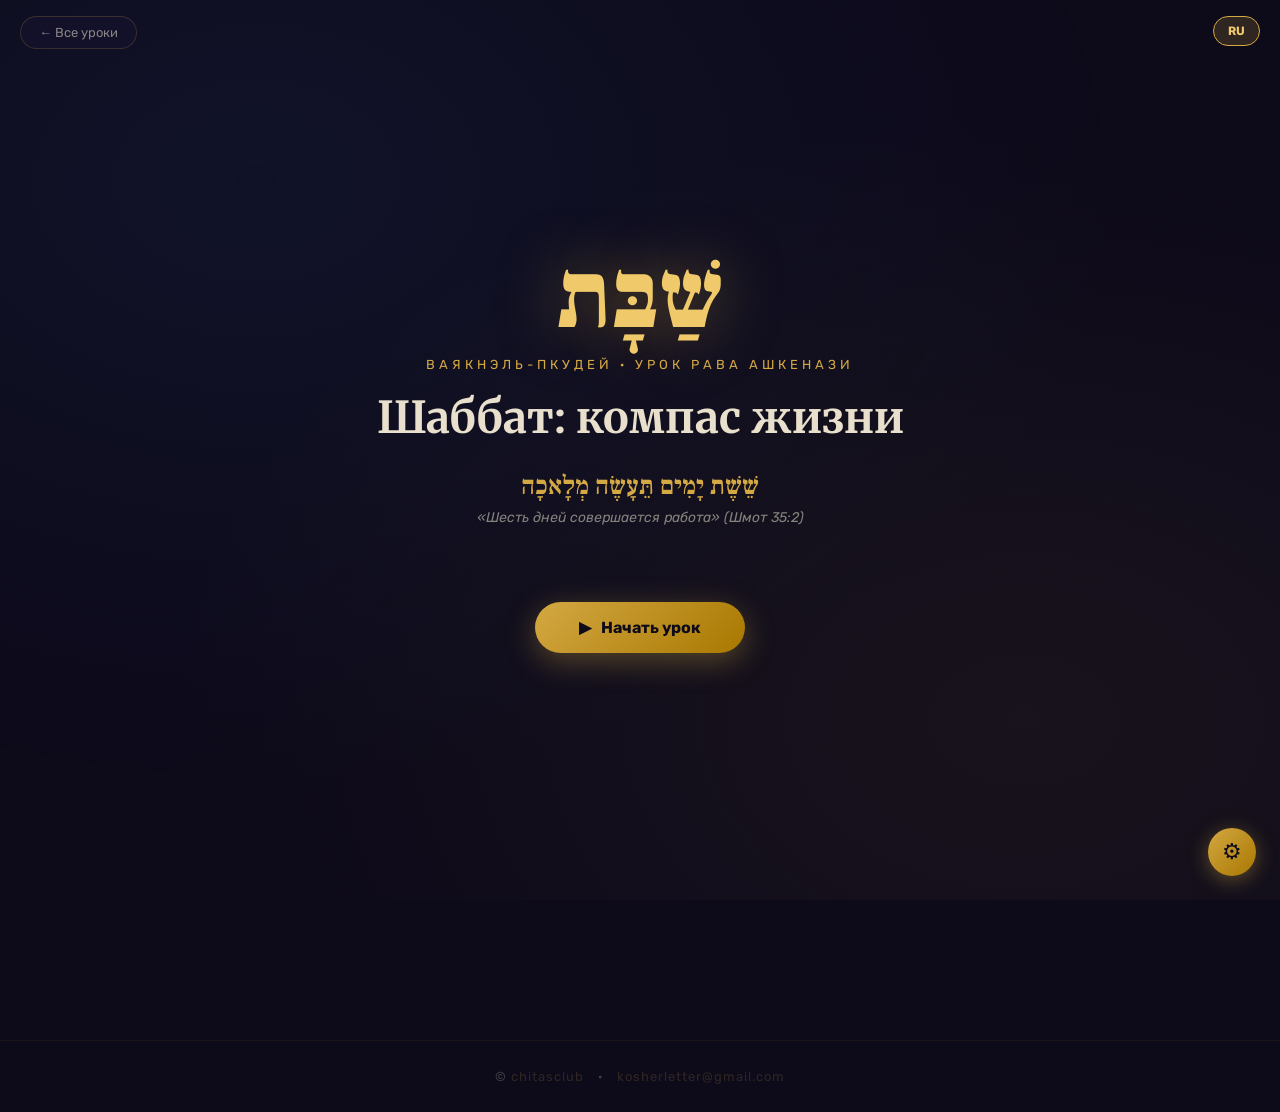
<file: chapters/Shabbat/ru.html>
<!DOCTYPE html>
<html lang="ru">
<head>
<meta charset="UTF-8">
<meta name="viewport" content="width=device-width, initial-scale=1.0">
<title>פרשת וַיַּקְהֵל-פְּקוּדֵי — Шаббат: компас жизни</title>
<link href="https://fonts.googleapis.com/css2?family=Frank+Ruhl+Libre:wght@400;700;900&family=Merriweather:ital,wght@0,400;0,700;1,400&family=Rubik:wght@400;500;700&display=swap" rel="stylesheet">
<link rel="stylesheet" href="../../assets/shared.css">
<style>
/* (Variables, reset, body are in ../../assets/shared.css) */

/* (body::before gradient is in ../../assets/shared.css) */

/* Progress bar */
#progressBar {
  position:fixed; top:0; left:0; height:3px;
  background: linear-gradient(90deg, var(--gold), var(--blue2));
  transition: width 0.5s ease;
  z-index:100;
  box-shadow: 0 0 10px var(--gold);
}

/* Home button */
.home-btn {
  position:fixed; top:16px; left:20px; z-index:99;
  background:var(--bg2);
  border:1px solid var(--border);
  color:var(--text-dim);
  font-family:'Rubik',sans-serif; font-size:13px;
  padding:8px 18px; border-radius:30px;
  text-decoration:none; transition:all 0.2s;
  backdrop-filter:blur(8px);
}
.home-btn:hover { color:var(--gold2); border-color:var(--gold); }

/* Language toggle */
.lang-toggle {
  position:fixed; top:16px; right:20px; z-index:99;
  display:flex; gap:6px;
}
.lang-btn {
  background:var(--bg2);
  border:1px solid var(--border);
  color:var(--text-dim);
  font-family:'Rubik',sans-serif; font-size:12px; font-weight:700;
  padding:7px 14px; border-radius:30px; cursor:pointer;
  transition:all 0.2s; backdrop-filter:blur(8px);
}
.lang-btn.active { background:var(--gold-dim); color:var(--gold2); border-color:var(--gold); }

/* ── HERO ── */
.hero {
  min-height:100vh; display:flex; flex-direction:column;
  align-items:center; justify-content:center;
  text-align:center; padding:80px 20px 60px;
  position:relative; z-index:1;
}

.parasha-label {
  font-family:'Frank Ruhl Libre',serif;
  font-size:clamp(52px,10vw,96px); font-weight:900;
  color:var(--gold2);
  text-shadow:0 0 60px rgba(212,168,67,0.5);
  direction:rtl; line-height:1;
  margin-bottom:12px;
}

.hero-sub {
  font-size:13px; letter-spacing:4px; color:var(--gold);
  text-transform:uppercase; margin-bottom:18px;
}

.hero-title {
  font-family:'Merriweather',serif;
  font-size:clamp(24px,5vw,44px); font-weight:700;
  color:var(--text); line-height:1.25;
  max-width:700px; margin-bottom:24px;
}

.hero-verse {
  font-family:'Frank Ruhl Libre',serif;
  font-size:clamp(18px,3vw,26px);
  color:var(--gold); direction:rtl;
  margin-bottom:6px; font-weight:700;
}

.hero-verse-ru {
  font-size:14px; color:var(--text-dim);
  margin-bottom:40px; font-style:italic;
}

.nav-dots {
  display:flex; gap:10px; margin-bottom:36px;
  justify-content:center;
}
.nav-dot {
  width:10px; height:10px; border-radius:50%;
  background:rgba(255,255,255,0.15);
  border:1.5px solid var(--border);
  cursor:pointer; transition:all 0.25s;
}
.nav-dot.active { background:var(--gold); border-color:var(--gold); transform:scale(1.25); }
.nav-dot.done { background:rgba(212,168,67,0.4); border-color:var(--gold); }

.start-btn {
  background:linear-gradient(135deg,var(--gold),#a87800);
  color:#0d0a1a; font-family:'Rubik',sans-serif;
  font-size:16px; font-weight:700;
  padding:16px 44px; border-radius:40px; border:none;
  cursor:pointer; transition:all 0.25s;
  box-shadow:0 8px 30px rgba(212,168,67,0.35);
  display:inline-flex; align-items:center; gap:10px;
}
.start-btn:hover { transform:translateY(-2px); box-shadow:0 12px 40px rgba(212,168,67,0.45); }

/* ── LESSON CONTAINER ── */
.lesson-container {
  max-width:860px; margin:0 auto;
  padding:60px 24px 80px;
  position:relative; z-index:1;
}

/* ── SECTION ── */
.section { display:none; }
.section.active { display:block; }

.sec-header {
  display:flex; align-items:flex-start; gap:20px;
  margin-bottom:32px;
}

.sec-num {
  flex-shrink:0; width:52px; height:52px;
  background:linear-gradient(135deg,var(--gold),#a87800);
  border-radius:50%; display:flex;
  align-items:center; justify-content:center;
  font-family:'Merriweather',serif; font-size:20px;
  font-weight:700; color:#0d0a1a;
  box-shadow:0 4px 20px rgba(212,168,67,0.3);
}

.sec-title-wrap { flex:1; }

.sec-label {
  font-size:11px; letter-spacing:3px; color:var(--gold);
  text-transform:uppercase; margin-bottom:8px;
}

.sec-title {
  font-family:'Merriweather',serif;
  font-size:clamp(20px,3.5vw,28px); font-weight:700;
  color:var(--text); line-height:1.3;
}

.sec-heb-sub {
  font-family:'Frank Ruhl Libre',serif;
  font-size:18px; color:var(--gold2);
  direction:rtl; margin-top:6px; opacity:0.7;
}

/* ── CARDS ── */
.card {
  background:var(--card);
  border:1px solid var(--border-faint);
  border-top:2px solid transparent;
  border-image:linear-gradient(90deg,transparent,var(--gold),transparent) 1;
  border-radius:var(--radius);
  padding:24px 28px; margin-bottom:20px;
  line-height:1.75;
}
.card p { margin-bottom:14px; }
.card p:last-child { margin-bottom:0; }
.card em { color:var(--gold2); font-style:normal; }
.card strong { color:var(--gold2); }

.card-accent {
  border-left:3px solid var(--gold);
  background:var(--gold-faint);
}

/* ── HEBREW QUOTE ── */
.heb-quote {
  background:rgba(212,168,67,0.06);
  border:1px solid rgba(212,168,67,0.2);
  border-radius:var(--radius);
  padding:24px 28px; margin-bottom:20px;
  text-align:right; direction:rtl;
}
.heb-text {
  font-family:'Frank Ruhl Libre',serif;
  font-size:clamp(20px,3.5vw,28px);
  color:var(--gold2); line-height:1.5;
  margin-bottom:10px;
}
.heb-src {
  font-size:13px; color:var(--text-faint);
  letter-spacing:1px; direction:ltr; text-align:right;
}

/* ── KEY CONCEPT ── */
.key-concept {
  display:flex; gap:18px; align-items:flex-start;
  background:var(--blue-dim);
  border:1px solid rgba(58,123,213,0.25);
  border-radius:var(--radius);
  padding:22px 24px; margin-bottom:20px;
}
.key-icon { font-size:28px; flex-shrink:0; line-height:1; }
.key-body { flex:1; }
.key-title {
  font-family:'Merriweather',serif;
  font-size:15px; font-weight:700;
  color:var(--blue2); margin-bottom:8px;
}
.key-body p { line-height:1.7; font-size:15px; }

/* ── FORMULA BLOCK ── */
.formula-block {
  display:flex; align-items:center; justify-content:center;
  gap:16px; flex-wrap:wrap;
  background:rgba(0,0,0,0.2);
  border:1px solid var(--border-faint);
  border-radius:var(--radius);
  padding:24px 20px; margin-bottom:20px;
}
.f-part {
  text-align:center; padding:14px 20px;
  border-radius:10px; font-size:14px;
  font-weight:600; line-height:1.4;
  min-width:130px;
}
.f-part small { display:block; font-weight:400; font-size:12px; opacity:0.8; margin-top:4px; }
.f-eq { font-size:24px; color:var(--gold); font-weight:700; }
.f-result {
  background:linear-gradient(135deg,var(--gold-dim),rgba(212,168,67,0.08));
  border:1px solid var(--gold);
  color:var(--gold2); padding:14px 20px;
  border-radius:10px; font-weight:700; font-size:15px;
  text-align:center;
}

/* ── TWO COLUMNS ── */
.two-col {
  display:grid; grid-template-columns:1fr 1fr;
  gap:16px; margin-bottom:20px;
}
@media(max-width:600px){ .two-col { grid-template-columns:1fr; } }

.col-card {
  background:var(--card);
  border:1px solid var(--border-faint);
  border-radius:var(--radius);
  padding:20px;
}
.col-title {
  font-family:'Merriweather',serif;
  font-size:15px; font-weight:700;
  margin-bottom:10px; display:flex; align-items:center; gap:8px;
}
.col-card p { font-size:14px; line-height:1.7; }
.col-card em { color:var(--gold2); font-style:normal; }
.col-card strong { color:var(--gold2); }

/* ── STORY BLOCK ── */
.story-block {
  background:rgba(224,92,122,0.06);
  border:1px solid rgba(224,92,122,0.2);
  border-left:3px solid var(--rose);
  border-radius:var(--radius);
  padding:22px 24px; margin-bottom:20px;
}
.story-title {
  font-family:'Merriweather',serif;
  font-size:14px; font-weight:700;
  color:var(--rose); margin-bottom:12px;
  letter-spacing:1px; text-transform:uppercase;
}
.story-block p { line-height:1.75; font-size:15px; margin-bottom:12px; }
.story-block p:last-child { margin-bottom:0; }
.story-block em { color:var(--gold2); font-style:normal; }
.story-block strong { color:#f0a0b0; }

/* Footnote */
.footnote {
  font-size:12px; color:var(--text-faint);
  margin-top:16px; letter-spacing:1px;
  border-top:1px solid var(--border-faint);
  padding-top:12px;
}

/* ── NAV BUTTONS ── */
.nav-btns {
  display:flex; justify-content:space-between; align-items:center;
  margin-top:36px; gap:12px;
}
.btn-prev {
  background:transparent;
  border:1px solid var(--border);
  color:var(--text-dim);
  font-family:'Rubik',sans-serif; font-size:14px;
  padding:12px 28px; border-radius:30px; cursor:pointer;
  transition:all 0.2s;
}
.btn-prev:hover { color:var(--text); border-color:var(--gold); }

.btn-next {
  background:linear-gradient(135deg,var(--gold),#a87800);
  color:#0d0a1a; font-family:'Rubik',sans-serif;
  font-size:14px; font-weight:700;
  padding:12px 28px; border-radius:30px; border:none;
  cursor:pointer; transition:all 0.2s;
  box-shadow:0 4px 20px rgba(212,168,67,0.25);
}
.btn-next:hover { transform:translateY(-1px); box-shadow:0 6px 28px rgba(212,168,67,0.35); }
.btn-next:disabled {
  opacity:0.4; cursor:default;
  transform:none !important; box-shadow:none !important;
}

/* ── QUIZ ── */
.quiz-q {
  background:var(--card);
  border:1px solid var(--border-faint);
  border-radius:var(--radius);
  padding:22px 24px; margin-bottom:20px;
  transition:border-color 0.3s, background 0.3s;
}
.quiz-q.answered-correct { border-color:var(--teal); background:rgba(46,196,182,0.07); }
.quiz-q.answered-wrong { border-color:var(--rose); background:rgba(224,92,122,0.07); }

.q-num {
  font-size:11px; letter-spacing:2px; color:var(--text-faint);
  text-transform:uppercase; margin-bottom:10px;
}

.q-text {
  font-family:'Merriweather',serif;
  font-size:clamp(15px,2vw,18px);
  font-weight:700; color:var(--text);
  line-height:1.5; margin-bottom:18px;
}

.q-options { display:flex; flex-direction:column; gap:10px; }

.q-opt {
  background:rgba(255,255,255,0.04);
  border:1.5px solid rgba(255,255,255,0.1);
  border-radius:10px;
  padding:12px 18px;
  cursor:pointer;
  font-size:15px; color:var(--text);
  transition:all 0.2s; text-align:left;
  font-family:'Rubik',sans-serif;
  display:flex; align-items:center; gap:10px;
}
.q-opt:hover:not(:disabled) {
  border-color:var(--gold); background:var(--gold-faint);
  transform:translateX(4px);
}
.q-opt.correct {
  border-color:var(--teal); background:rgba(46,196,182,0.12);
  color:#a0f0e8;
}
.q-opt.wrong {
  border-color:var(--rose); background:rgba(224,92,122,0.12);
  color:#f0a0b0;
}
.q-opt:disabled { cursor:default; transform:none; }
.q-opt .opt-icon { font-size:18px; flex-shrink:0; }

.q-feedback {
  margin-top:14px; padding:12px 16px;
  border-radius:8px; font-size:14px;
  line-height:1.6; display:none;
}
.q-feedback.show { display:block; }
.q-feedback.correct-fb { background:rgba(46,196,182,0.1); color:#80e8df; border:1px solid rgba(46,196,182,0.2); }
.q-feedback.wrong-fb { background:rgba(224,92,122,0.1); color:#f0b0c0; border:1px solid rgba(224,92,122,0.2); }

/* Score */
.score-bar {
  display:flex; align-items:center; gap:12px;
  margin-bottom:24px;
  background:var(--gold-faint);
  border:1px solid var(--border);
  border-radius:10px;
  padding:12px 20px;
}
.score-label { font-size:13px; color:var(--text-dim); }
.score-val { font-weight:700; color:var(--gold2); font-size:20px; }
.score-progress {
  flex:1; height:6px; background:rgba(255,255,255,0.08);
  border-radius:3px; overflow:hidden;
}
.score-fill {
  height:100%; border-radius:3px;
  background:linear-gradient(90deg,var(--gold),var(--blue2));
  transition:width 0.5s ease;
}

/* ── FINAL RESULT ── */
.result-screen {
  display:none;
  text-align:center; padding:48px 20px;
}
.result-screen.show { display:block; }

.result-star {
  font-size:72px; margin-bottom:16px;
  animation:starPop 0.6s cubic-bezier(0.34,1.56,0.64,1) both;
}
@keyframes starPop {
  from { transform:scale(0) rotate(-30deg); opacity:0; }
  to { transform:scale(1) rotate(0); opacity:1; }
}

.result-title {
  font-family:'Merriweather',serif;
  font-size:clamp(24px,4vw,36px); font-weight:700;
  color:var(--gold2); margin-bottom:12px;
}
.result-sub {
  font-size:16px; color:var(--text-dim);
  max-width:500px; margin:0 auto 32px;
  line-height:1.6;
}
.result-score-big {
  font-size:64px; font-weight:700;
  color:var(--gold); font-family:'Rubik',sans-serif;
  line-height:1; margin-bottom:8px;
}
.result-score-label {
  font-size:14px; color:var(--text-faint); letter-spacing:2px;
  margin-bottom:36px;
}

.restart-btn {
  background:linear-gradient(135deg,var(--blue),#1a4a90);
  color:#fff; font-family:'Rubik',sans-serif;
  font-size:15px; font-weight:600;
  padding:14px 36px; border-radius:30px; border:none;
  cursor:pointer; transition:all 0.2s;
  box-shadow:0 6px 24px rgba(58,123,213,0.3);
  margin-right:12px;
}
.restart-btn:hover { transform:translateY(-2px); }

.home-result-btn {
  background:transparent;
  color:var(--text-dim); font-family:'Rubik',sans-serif;
  font-size:15px; font-weight:600;
  padding:14px 36px; border-radius:30px;
  border:1px solid var(--border);
  cursor:pointer; transition:all 0.2s;
  text-decoration:none;
  display:inline-block;
}
.home-result-btn:hover { background:var(--card); color:var(--text); }

/* ── ANIMATIONS ── */
.fade-in {
  animation:fadeInUp 0.5s ease both;
}
@keyframes fadeInUp {
  from { opacity:0; transform:translateY(16px); }
  to { opacity:1; transform:translateY(0); }
}

@media(max-width:480px){
  .card { padding:18px 16px; }
  .heb-quote { padding:16px 16px; }
  .nav-btns { justify-content:center; }
}

/* ── Settings button & panel ── */
/* ── Footer ── */
/* (These styles are in ../../assets/shared.css) */

/* ── Continue reading button ── */
.continue-btn {
  display: none;
  align-items: center;
  gap: 10px;
  background: transparent;
  border: 1px solid var(--border);
  color: var(--text-dim);
  font-family: 'Rubik', sans-serif;
  font-size: 14px;
  font-weight: 500;
  padding: 12px 30px;
  border-radius: 40px;
  cursor: pointer;
  transition: all 0.3s;
  letter-spacing: 0.5px;
  margin-top: 12px;
}
.continue-btn:hover { border-color: var(--gold); color: var(--gold2); }
.continue-btn.shown { display: inline-flex; }

/* ── TOC Sidebar ── */
.toc-sidebar {
  position: fixed;
  left: 12px;
  top: 50%;
  transform: translateY(-50%);
  z-index: 90;
  display: none;
}
.toc-sidebar.visible { display: block; }
.toc-toggle-btn {
  width: 40px; height: 40px;
  border-radius: 10px;
  border: 1px solid var(--border);
  background: var(--bg2);
  color: var(--gold);
  font-size: 18px;
  cursor: pointer;
  display: flex; align-items: center; justify-content: center;
  transition: all 0.2s;
  box-shadow: 0 4px 16px rgba(0,0,0,0.3);
}
.toc-toggle-btn:hover { background: var(--gold-dim); }
.toc-panel {
  position: absolute;
  left: 0;
  top: 48px;
  width: 230px;
  background: #1a1630;
  border: 1px solid var(--border);
  border-radius: 12px;
  padding: 14px 12px;
  box-shadow: 0 8px 32px rgba(0,0,0,0.5);
  opacity: 0;
  pointer-events: none;
  transform: translateX(-8px);
  transition: opacity 0.2s, transform 0.2s;
}
.toc-panel.open { opacity: 1; pointer-events: all; transform: translateX(0); }
.toc-panel-title {
  font-size: 10px;
  letter-spacing: 3px;
  color: var(--gold);
  text-transform: uppercase;
  margin-bottom: 10px;
  padding-bottom: 8px;
  border-bottom: 1px solid var(--border-faint);
}
.toc-item {
  display: block;
  width: 100%;
  text-align: left;
  background: transparent;
  border: none;
  color: var(--text-dim);
  font-size: 12px;
  font-family: 'Rubik', sans-serif;
  padding: 5px 8px;
  border-radius: 6px;
  cursor: pointer;
  transition: all 0.15s;
  margin-bottom: 2px;
  line-height: 1.4;
}
.toc-item:hover { background: var(--gold-dim); color: var(--text); }
.toc-item.toc-current { color: var(--gold2); background: var(--gold-faint); font-weight: 600; }
.toc-item.toc-done { color: var(--text-faint); }
@media (max-width: 920px) { .toc-sidebar { display: none !important; } }

/* ── Quick Read mode ── */
.quick-read .card:not(.card-accent) { display: none; }
.quick-read .two-col { display: none; }
.quick-read .formula-block { display: none; }
</style>
</head>
<body>

<div id="progressBar" style="width:0%"></div>

<a class="home-btn" href="../../index.html">← Все уроки</a>

<div class="lang-toggle">
  <button class="lang-btn active" id="btnRu">RU</button>
</div>

<!-- HERO -->
<div class="hero" id="heroSection">
  <div class="parasha-label">שַׁבָּת</div>
  <div class="hero-sub">Ваякhэль-Пкудей · Урок рава Ашкенази</div>
  <div class="hero-title">Шаббат: компас жизни</div>
  <div class="hero-verse">שֵׁשֶׁת יָמִים תֵּעָשֶׂה מְלָאכָה</div>
  <div class="hero-verse-ru">«Шесть дней совершается работа» (Шмот 35:2)</div>
  <div class="nav-dots" id="navDots"></div>
  <button class="start-btn" onclick="startLesson()">
    <span>▶</span>
    <span>Начать урок</span>
  </button>
  <br>
  <button class="continue-btn" id="continueBtn" onclick="continueLesson()">
    <span>↩</span>
    <span id="continueBtnLabel">Продолжить урок</span>
  </button>
</div>

<!-- LESSON CONTAINER -->
<div class="lesson-container" id="lessonContainer" style="display:none">

  <!-- SECTION 1: Вступление -->
  <div class="section" id="sec-1">
    <div class="sec-header">
      <div class="sec-num">1</div>
      <div class="sec-title-wrap">
        <div class="sec-label">Вступление</div>
        <div class="sec-title">Чудеса в Шаббат и два главных вопроса</div>
        <div class="sec-heb-sub">ניסים בשבת ושתי שאלות מרכזיות</div>
      </div>
    </div>

    <div class="card fade-in">
      <p>Урок начинается с удивительного наблюдения: многие ключевые события текущей войны, изменившие лицо Ближнего Востока, — в том числе ликвидации лидеров врагов и чудесное спасение Дональда Трампа от покушения — произошли именно в <em>Шаббат</em>.</p>
      <p>Раввин подчёркивает: Шаббат — это не день, когда всё замирает в негативном смысле. Шаббат <strong>охраняет</strong> и <strong>хранит</strong> еврейский народ.</p>
    </div>

    <div class="heb-quote fade-in">
      <div class="heb-text">שַׁבָּת שׁוֹמֵר עָלֵינוּ</div>
      <div class="heb-src">— Шаббат хранит нас</div>
    </div>

    <div class="card fade-in">
      <p>Это наблюдение ставит перед нами два фундаментальных вопроса, на которых строится весь урок:</p>
    </div>

    <div class="two-col fade-in">
      <div class="col-card" style="border-top:3px solid var(--gold)">
        <div class="col-title" style="color:var(--gold2)"><span>❓</span> Вопрос первый</div>
        <p><strong>Зачем Богу понадобился отдых?</strong></p>
        <p>Тора говорит: «В седьмой день перестал работать и <em>отдыхал</em>» (וַיִּנָּפַשׁ — вайинафаш). Но ведь Всевышнему не было тяжело творить мир — Он создавал всё словом, без физических усилий. Что же означает этот «отдых» для Творца?</p>
      </div>
      <div class="col-card" style="border-top:3px solid var(--blue2)">
        <div class="col-title" style="color:var(--blue2)"><span>❓</span> Вопрос второй</div>
        <p><strong>Почему Моше изменил порядок указаний Всевышнего?</strong></p>
        <p>В главе «Ки Тиса» Бог сначала даёт указания о строительстве Мишкана, и лишь в конце добавляет заповедь о Шаббате. Однако в главе «Ваякhэль» Моше <em>сначала</em> говорит о запрете работы в Шаббат, и только потом — о строительстве Мишкана. Почему?</p>
      </div>
    </div>

    <div class="key-concept fade-in">
      <div class="key-icon">🧭</div>
      <div class="key-body">
        <div class="key-title">Главная тема урока</div>
        <p>Шаббат — это не просто день отдыха. Это <strong style="color:var(--gold2)">компас жизни</strong>, данный Всевышним, чтобы мы не потерялись в суете будних дней и всегда помнили, ради чего мы живём.</p>
      </div>
    </div>

    <div class="nav-btns">
      <div></div>
      <button class="btn-next" onclick="nextSection()">Далее →</button>
    </div>
  </div>

  <!-- SECTION 2: Философия Шаббата -->
  <div class="section" id="sec-2">
    <div class="sec-header">
      <div class="sec-num">2</div>
      <div class="sec-title-wrap">
        <div class="sec-label">Философия Шаббата</div>
        <div class="sec-title">«Зачем» против «Что»: компас жизни</div>
        <div class="sec-heb-sub">למה מול מה — מצפן החיים</div>
      </div>
    </div>

    <div class="card fade-in">
      <p>Перед тем как ответить на вопросы, раввин замечает: Тора не поощряет безделье. Наоборот, Иудаизм освящает труд. Прежде чем заповедать покой, Тора говорит: <em>«Шесть дней работай»</em>.</p>
      <p>Даже понятие «выхода на пенсию» в Торе иное, чем в современном мире. В 50 лет левиты в Мишкане переставали носить тяжести, но <strong>не прекращали служение</strong> — они переходили к наставничеству и пению. Главное — не быть в праздности.</p>
    </div>

    <div class="card card-accent fade-in">
      <p>Именно поэтому тот факт, что Тора выделяет седьмую часть жизни (Шаббат) на <em>полный отказ от созидательного труда</em>, является беспрецедентным и требует глубокого осмысления.</p>
    </div>

    <div class="card fade-in">
      <p>Раввин объясняет: у каждого человека есть изначальная мечта, видение и цель — его личное <em>«Зачем»</em> (לָמָּה). Например, человек открывает парикмахерскую не просто чтобы стричь волосы — а чтобы дарить людям радость и живое общение.</p>
      <p>Однако в течение шести рабочих дней рутина и детали работы (вопрос <strong>«Что»</strong> и <strong>«Как»</strong>) поглощают человека целиком. Он забывает о великой цели и сводит свою жизнь к автоматическим действиям.</p>
    </div>

    <div class="heb-quote fade-in">
      <div class="heb-text">מִי שֶׁיֵּשׁ לוֹ שַׁבָּת — יֵשׁ לוֹ חַיִּים</div>
      <div class="heb-src">— У того, у кого есть Шаббат, — есть жизнь</div>
    </div>

    <div class="formula-block fade-in">
      <div class="f-part" style="background:rgba(91,156,246,0.1);border:1px solid rgba(91,156,246,0.3);color:var(--blue2)">Будние дни<br><small>«Что» и «Как» — рутина, детали, выгорание</small></div>
      <div class="f-eq">→</div>
      <div class="f-part" style="background:var(--gold-faint);border:1px solid var(--border);color:var(--gold2)">Шаббат<br><small>Возвращение к «Зачем» — мечте, видению, истинной сути</small></div>
      <div class="f-eq">=</div>
      <div class="f-result">Жизнь с компасом</div>
    </div>

    <div class="card fade-in">
      <p>Шаббат — это <em>еженедельное возвращение</em> к нашему «Зачем». День, когда мы отрываемся от суеты и вспоминаем, кто мы есть на самом деле и ради чего живём.</p>
      <p>Тот, у кого нет Шаббата, рискует потерять себя в деталях и почувствовать <strong>выгорание</strong>: «На что я трачу свою жизнь?» — спрашивает он в какой-то момент, уже не помня ответа.</p>
    </div>

    <div class="nav-btns">
      <button class="btn-prev" onclick="prevSection()">← Назад</button>
      <button class="btn-next" onclick="nextSection()">Далее →</button>
    </div>
  </div>

  <!-- SECTION 3: Почему Моше изменил порядок + Виктор Франкл -->
  <div class="section" id="sec-3">
    <div class="sec-header">
      <div class="sec-num">3</div>
      <div class="sec-title-wrap">
        <div class="sec-label">Два объяснения</div>
        <div class="sec-title">Почему Моше поставил Шаббат первым</div>
        <div class="sec-heb-sub">מדוע משה הקדים שבת למשכן</div>
      </div>
    </div>

    <div class="card fade-in">
      <p>Ответ на второй вопрос — почему Моше Рабейну изменил порядок указаний Всевышнего — раввин объясняет через два дополняющих друг друга взгляда.</p>
    </div>

    <div class="two-col fade-in">
      <div class="col-card" style="border-top:3px solid var(--blue2)">
        <div class="col-title" style="color:var(--blue2)"><span>🧠</span> Психологическая необходимость</div>
        <p>Евреи были так одержимы идеей построить Мишкан — чтобы искупить грех Золотого Тельца и вернуть присутствие Бога, — что могли полностью раствориться в работе, забыв о самом главном.</p>
        <p><em>Услышав, что Всевышний хочет построить с ними дом, они уже не услышали бы ничего после этого.</em></p>
        <p>Поэтому Моше поставил Шаббат в начало: <strong>только тот, у кого есть Шаббат, сможет правильно построить Мишкан.</strong> Без Шаббата — затеряешься в золоте и серебре и забудешь о святости.</p>
      </div>
      <div class="col-card" style="border-top:3px solid var(--gold)">
        <div class="col-title" style="color:var(--gold2)"><span>💛</span> Путь любящих (Кли Якар)</div>
        <p>Это хасидское объяснение: истинно любящие <em>всегда ставят интересы другого выше своих</em>.</p>
        <p>Всевышний любит народ Израиля — поэтому говорит <strong>сначала о Мишкане</strong>: «Я хочу быть с вами».</p>
        <p>Моше любит Всевышнего — поэтому говорит <strong>сначала о Шаббате</strong>: это честь и слава Всевышнего. Каждый ставит любимого впереди себя.</p>
      </div>
    </div>

    <div class="key-concept fade-in">
      <div class="key-icon">📖</div>
      <div class="key-body">
        <div class="key-title">Виктор Франкл: «У кого есть "зачем" — выдержит любое "как"»</div>
        <p>Раввин подкрепляет эту идею концепцией <strong style="color:var(--gold2)">логотерапии</strong> Виктора Франкла. Выживший в Освенциме, Франкл заметил: те, кто просыпался с <em>голодом в глазах</em>, — с целью и смыслом вне лагеря, — выживали. Те, у кого не было «зачем», угасали.</p>
        <p>Точно так же в будни: человек идёт на работу ради великой мечты, но в процессе сужается до размеров самой работы. <strong>Шаббат — это еженедельное возвращение к «Зачем»</strong>, спасение от духовного и эмоционального выгорания.</p>
      </div>
    </div>

    <div class="nav-btns">
      <button class="btn-prev" onclick="prevSection()">← Назад</button>
      <button class="btn-next" onclick="nextSection()">Далее →</button>
    </div>
  </div>

  <!-- SECTION 4: Тайна отдыха Всевышнего + Рамбам -->
  <div class="section" id="sec-4">
    <div class="sec-header">
      <div class="sec-num">4</div>
      <div class="sec-title-wrap">
        <div class="sec-label">Учение Адмор Азакена</div>
        <div class="sec-title">Тайна отдыха Всевышнего: от «Элоким» к «Авайе»</div>
        <div class="sec-heb-sub">מסוד מנוחת הבורא: מאלקים לשם הויה</div>
      </div>
    </div>

    <div class="card fade-in">
      <p>Отвечая на первый вопрос — зачем Богу отдых? — раввин обращается к глубокому учению <strong>Адмор Азакена</strong> (Алтер Ребе).</p>
      <p>Всё повествование о сотворении мира в Торе использует Имя <em>Элоким</em>, которое символизирует Суд, сокрытие и природу. Числовое значение слова «Элоким» (אלהים) равно числовому значению слова «Тева» (טבע) — природа. Это не случайно.</p>
    </div>

    <div class="heb-quote fade-in">
      <div class="heb-text">אֱלֹהִים = טֶבַע</div>
      <div class="heb-src">— Элоким = Тева (природа). Числовое значение обоих слов: 86</div>
    </div>

    <div class="card fade-in">
      <p>Имя «Элоким» — это мера <em>сжатия (цимцум)</em>: перевод колоссальных, бесконечных способностей Творца в предельно маленькие, детальные действия в рамках ограниченного физического мира.</p>
      <p>Тора говорит: «<em>И завершил Элоким в день седьмой</em>» — Он заканчивает с именем Элоким, заканчивает со сжатием... и <strong>возвращается к имени Авайе (יהוה)</strong> — к Своей изначальной, бесконечной сути.</p>
    </div>

    <div class="formula-block fade-in">
      <div class="f-part" style="background:rgba(91,156,246,0.1);border:1px solid rgba(91,156,246,0.3);color:var(--blue2)">Шесть дней<br><small>«Элоким» — сжатие, сокрытие, природа, детали мира</small></div>
      <div class="f-eq">→</div>
      <div class="f-part" style="background:var(--gold-faint);border:1px solid var(--border);color:var(--gold2)">Шаббат<br><small>«Авайе» — возвращение к бесконечной сути, к истинному «Я»</small></div>
    </div>

    <div class="card card-accent fade-in">
      <p>Для человека, созданного «по образу Творца», всё так же: труд — это «сжатие», погружение в рутину и детали. Мы сужаемся до размеров наших задач.</p>
      <p>Шаббат — это день, когда еврей <em>прекращает самоограничение</em> и возвращается к своей истинной сути.</p>
    </div>

    <div class="key-concept fade-in" style="background:rgba(212,168,67,0.08);border-color:rgba(212,168,67,0.3)">
      <div class="key-icon">✨</div>
      <div class="key-body">
        <div class="key-title" style="color:var(--gold2)">Рамбам: Шаббат — это вкус Будущего Мира</div>
        <p>Рамбам (Маймонид) пишет в конце законов Шаббата: награда за соблюдение Шаббата даётся уже <em>в этом мире</em> — в отличие от большинства заповедей. Ребе объясняет: Шаббат — это не просто заповедь, за которую полагается награда. <strong style="color:var(--gold2)">Шаббат — это и есть частица Будущего Мира (Олам Аба)</strong>, доступная нам прямо сейчас. Это «прыжок к Цели», когда человек уже в этом мире может на мгновение почувствовать внутреннюю целостность.</p>
      </div>
    </div>

    <div class="nav-btns">
      <button class="btn-prev" onclick="prevSection()">← Назад</button>
      <button class="btn-next" onclick="nextSection()">Далее →</button>
    </div>
  </div>

  <!-- SECTION 5: Притча о поезде + Истинное определение мелахи -->
  <div class="section" id="sec-5">
    <div class="sec-header">
      <div class="sec-num">5</div>
      <div class="sec-title-wrap">
        <div class="sec-label">Притча и закон</div>
        <div class="sec-title">Не перепутай мешки — и что такое настоящая «работа»</div>
        <div class="sec-heb-sub">אל תחליף שקים — ומהי מלאכה אמיתית</div>
      </div>
    </div>

    <div class="story-block fade-in">
      <div class="story-title">🚂 Притча о поезде (времена Второй мировой войны)</div>
      <p>Еврейская женщина бежала от нацистов в поезде. При ней было два мешка: один лёгкий — с остатками овощей и фруктов, а второй тяжёлый — в котором она <em>спрятала своего младенца</em>.</p>
      <p>Когда возникла опасность проверки, ей пришлось срочно выпрыгивать с одним мешком. <strong>В панике она схватила лёгкий.</strong></p>
      <p>Она бежала в поля... и лишь там обнаружила, что взяла мешок с овощами. А младенец остался в поезде и уехал дальше.</p>
    </div>

    <div class="card card-accent fade-in">
      <p>Это метафора нашей жизни. В будни мы часто хватаем «лёгкий мешок»: карьеру, дополнительные часы на работе, сиюминутную выгоду — <em>оставляя самое дорогое</em> (семью, душу, Тору) «ехать дальше» без нас.</p>
      <p><strong>Шаббат возвращает нас к реальности</strong> и заставляет переоценить: какой «мешок» мы держим в руках?</p>
    </div>

    <div class="card fade-in">
      <p>Многие задают вопрос: почему в Шаббат нельзя нажать кнопку (включить свет) или взять телефон, но по закону Торы разрешено бегать по лестницам и носить тяжёлые сумки?</p>
      <p>Раввин объясняет: <em>запрет Шаббата касается не физических усилий (מַאֲמָץ), а созидательной работы (יְצִירָה)</em>.</p>
    </div>

    <div class="heb-quote fade-in">
      <div class="heb-text">מְלָאכָה — יְצִירָה, לֹא מַאֲמָץ</div>
      <div class="heb-src">— «Мелаха» — это созидание, а не усилие</div>
    </div>

    <div class="two-col fade-in">
      <div class="col-card" style="border-top:3px solid var(--teal)">
        <div class="col-title" style="color:var(--teal)"><span>🏃</span> Бег и ходьба — разрешены</div>
        <p>Прогулка или бег <em>не выводят человека из самого себя</em>. Напротив — они очищают разум и возвращают к внутренним мыслям. Нет «созидания» новой реальности.</p>
      </div>
      <div class="col-card" style="border-top:3px solid var(--rose)">
        <div class="col-title" style="color:var(--rose)"><span>💡</span> Нажать кнопку — запрещено</div>
        <p>Включить свет — и ты уже <em>создал новую реальность</em>. Взял телефон — прочитал новости, расстроился, забыл, что сейчас Шаббат. Ты вышел из себя в мир внешних объектов.</p>
      </div>
    </div>

    <div class="key-concept fade-in">
      <div class="key-icon">⚖️</div>
      <div class="key-body">
        <div class="key-title">Суть запрета: созидание уводит нас из Шаббата</div>
        <p>Любое <strong style="color:var(--gold2)">созидательное действие</strong> немедленно поглощает наше внимание и переносит нас в мир будних дней. Шаббат — это время, когда мы <em>не создаём параллельные вселенные</em>, а пребываем в самих себе, возвращаясь к своей истинной сути.</p>
      </div>
    </div>

    <div class="nav-btns">
      <button class="btn-prev" onclick="prevSection()">← Назад</button>
      <button class="btn-next" onclick="nextSection()">Далее →</button>
    </div>
  </div>

  <!-- SECTION 6: Заключение -->
  <div class="section" id="sec-6">
    <div class="sec-header">
      <div class="sec-num">6</div>
      <div class="sec-title-wrap">
        <div class="sec-label">Заключение</div>
        <div class="sec-title">Шаббат как еженедельное Дарование Торы</div>
        <div class="sec-heb-sub">שבת כמתן תורה שבועי</div>
      </div>
    </div>

    <div class="card fade-in">
      <p>Урок завершается ответом на вопрос о самой главе «Ваякhэль». Тора говорит: <em>«И собрал (Ваякhэль) Моше всю общину сынов Израиля»</em>. В Торе есть лишь ещё одно место с таким же торжественным всенародным собранием — <strong>Матан Тора</strong> (Дарование Торы на горе Синай).</p>
    </div>

    <div class="heb-quote fade-in">
      <div class="heb-text">וַיַּקְהֵל מֹשֶׁה אֶת־כָּל־עֲדַת בְּנֵי יִשְׂרָאֵל</div>
      <div class="heb-src">— שמות לה:א · Шмот 35:1</div>
    </div>

    <div class="card fade-in">
      <p>Моше Рабейну собирает евреев с той же торжественностью, потому что <em>Шаббат — это еженедельное повторение Синайского откровения</em>. В Шаббат мы заново получаем Тору.</p>
      <p>В еврейской традиции Шаббат уподобляется <strong>Невесте</strong> (Кала), а народ Израиля — Жениху. Встреча с этой Невестой требует полного присутствия: невозможно по-настоящему встретить её, продолжая жить новостями, телефоном и тревогами будних дней.</p>
    </div>

    <div class="key-concept fade-in" style="background:rgba(212,168,67,0.08);border-color:rgba(212,168,67,0.3)">
      <div class="key-icon">🕯️</div>
      <div class="key-body">
        <div class="key-title" style="color:var(--gold2)">Призыв раввина: «Сделайте свой Шаббат»</div>
        <p>Раввин призывает: откажитесь от суеты, не спрашивайте у соседей о новостях и политике. Посвятите этот день <em>Торе, семье и своей душе</em>. Тот, кто удостаивается <strong style="color:var(--gold2)">истинного Шаббата</strong>, уже в этом мире ощущает вкус грядущего Избавления — и приближает его для всего Израиля.</p>
      </div>
    </div>

    <div class="card card-accent fade-in">
      <p>Шаббат — это не ограничение. Это <em>подарок</em>: еженедельная возможность вернуться к себе, к своей мечте, к своему «Зачем» — и почувствовать, что вещи стоят на своих правильных местах, и ты находишься на своём правильном месте.</p>
      <div class="footnote">Урок рава Шнеура Ашкенази · Парашат Ваякhэль-Пкудей</div>
    </div>

    <div class="nav-btns">
      <button class="btn-prev" onclick="prevSection()">← Назад</button>
      <button class="btn-next" onclick="nextSection()">К викторине →</button>
    </div>
  </div>

  <!-- SECTION 7: QUIZ -->
  <div class="section" id="sec-7">
    <div class="sec-header">
      <div class="sec-num">✦</div>
      <div class="sec-title-wrap">
        <div class="sec-label">Мини-Викторина</div>
        <div class="sec-title">Проверь себя</div>
      </div>
    </div>

    <div class="score-bar fade-in">
      <span class="score-label">Правильных ответов:</span>
      <span class="score-val" id="scoreVal">0 / 6</span>
      <div class="score-progress"><div class="score-fill" id="scoreFill" style="width:0%"></div></div>
    </div>

    <div class="quiz-wrap" id="quizWrap"></div>

    <div class="nav-btns">
      <button class="btn-prev" onclick="prevSection()">← Назад</button>
      <button class="btn-next" id="finishBtn" onclick="showResult()" disabled>
        Завершить урок 🎓
      </button>
    </div>
  </div>

</div>


<!-- RESULT -->
<div class="lesson-container">
  <div class="result-screen" id="resultScreen">
    <div class="result-star" id="resultStar">⭐</div>
    <div class="result-title" id="result-title">Урок завершён!</div>
    <div class="result-score-big" id="resultScoreBig">0</div>
    <div class="result-score-label" id="result-score-label">из 6 правильных</div>
    <div class="result-sub" id="result-sub">Молодец! Ты познакомился с глубоким смыслом Шаббата.</div>
    <div style="display:flex;justify-content:center;gap:12px;flex-wrap:wrap">
      <button class="restart-btn" onclick="restartLesson()">↺ Начать снова</button>
      <a class="home-result-btn" href="../../index.html">← Все уроки</a>
    </div>
    <div style="margin-top:24px;padding-top:20px;border-top:1px solid var(--border-faint)">
      <div style="font-size:11px;letter-spacing:3px;color:var(--text-faint);text-transform:uppercase;margin-bottom:12px">Другие уроки</div>
      <a href="../Vayakhel/ru.html" style="display:inline-flex;align-items:center;gap:8px;background:var(--gold-dim);border:1px solid var(--border);color:var(--gold2);font-family:'Rubik',sans-serif;font-size:14px;font-weight:600;padding:12px 24px;border-radius:30px;text-decoration:none;transition:all 0.2s;margin:4px;" onmouseover="this.style.background='var(--gold-faint)';this.style.transform='translateY(-2px)'" onmouseout="this.style.background='var(--gold-dim)';this.style.transform='none'">
        Ваякhэль: единство Израиля →
      </a>
    </div>
  </div>
</div>

<script>
// ─── QUIZ DATA ───
const quizData = [
  {
    q: 'Что замечает рав Ашкенази о ключевых событиях текущей войны?',
    opts: [
      'Они происходили преимущественно в будние дни',
      'Они происходили именно в Шаббат',
      'Они происходили в праздничные дни',
      'Они происходили случайно, без видимой закономерности'
    ],
    correct: 1,
    fb_ok: '✓ Верно! Рав Ашкенази обращает внимание: ключевые события войны — ликвидации лидеров врагов и спасение Трампа — произошли именно в Шаббат. «Шаббат хранит нас».',
    fb_no: '✗ Неверно. Раввин указывает, что все ключевые события — ликвидации и спасение Трампа — произошли именно в Шаббат, что подчёркивает охраняющую силу этого дня.'
  },
  {
    q: 'Что символизирует «Зачем» (לָמָּה) в философии Шаббата по объяснению раввина?',
    opts: [
      'Потребность в физическом отдыхе после тяжёлой работы',
      'Изначальная мечта, видение и жизненная цель человека',
      'Технические детали профессиональной деятельности',
      'Еженедельное расписание дел'
    ],
    correct: 1,
    fb_ok: '✓ Правильно! «Зачем» — это изначальная мечта, видение и цель. Именно к ней возвращает нас Шаббат, когда рутина будних дней уводит нас к «Что» и «Как».',
    fb_no: '✗ Неверно. «Зачем» — это изначальная мечта и жизненная цель. Будние дни уводят нас к «Что» и «Как» (рутинным задачам), а Шаббат возвращает к «Зачем».'
  },
  {
    q: 'Почему, по учению Адмор Азакена (Алтер Ребе), Всевышний «отдыхал» в Шаббат?',
    opts: [
      'Потому что сотворение мира было физически изнурительным трудом',
      'Потому что Тора запрещает работу в седьмой день даже Богу',
      'Потому что Шаббат — это возвращение от имени «Элоким» (сжатие, детализация) к имени «Авайе» (бесконечная суть)',
      'Потому что нужно было освятить седьмой день особым образом'
    ],
    correct: 2,
    fb_ok: '✓ Верно! Имя «Элоким» — это сжатие, ограничение, работа с деталями мира. В Шаббат Всевышний завершает работу Элоким и возвращается к имени Авайе — к Своей изначальной, бесконечной сути.',
    fb_no: '✗ Неверно. По Адмор Азакену, Имя «Элоким» символизирует сжатие и сокрытие бесконечного в деталях конечного мира. Шаббат — возвращение от «Элоким» к имени «Авайе» (истинная суть).'
  },
  {
    q: 'Что означает «путь любящих» по комментарию Кли Якар?',
    opts: [
      'Любящие всегда ставят себя и свои нужды на первое место',
      'Любящие никогда не говорят о строительстве Мишкана',
      'Любящие всегда ставят интересы и честь другого выше своих',
      'Любящие соблюдают Шаббат строже всех остальных заповедей'
    ],
    correct: 2,
    fb_ok: '✓ Правильно! Путь любящих — ставить другого впереди себя. Всевышний говорит о Мишкане первым (хочет быть с народом), Моше — о Шаббате первым (чтит Всевышнего).',
    fb_no: '✗ Неверно. «Путь любящих» — ставить интересы любимого выше своих. Всевышний говорит о Мишкане первым (любит Израиль), Моше ставит Шаббат первым (любит Всевышнего).'
  },
  {
    q: 'Что является запрещённой «работой» (мелахой) в Шаббат по объяснению раввина?',
    opts: [
      'Любое физическое усилие — ходьба, бег, подъём по лестнице',
      'Созидательная работа, выводящая человека из самого себя во внешний мир',
      'Любое движение на расстояние более четырёх локтей',
      'Только использование электричества и современных технологий'
    ],
    correct: 1,
    fb_ok: '✓ Верно! Мелаха — это созидание (יְצִירָה), а не усилие (מַאֲמָץ). Созидательное действие создаёт «параллельную вселенную» и уводит человека из пространства Шаббата.',
    fb_no: '✗ Неверно. Мелаха — это не физическое усилие, а созидательная работа. Бег не запрещён — он не создаёт новой реальности. А нажатие кнопки — создаёт, и уводит нас из Шаббата.'
  },
  {
    q: 'С каким великим событием можно сравнить сбор народа Израиля в главе «Ваякhэль»?',
    opts: [
      'С переходом через Красное море',
      'С отправкой разведчиков в Землю Ханаан',
      'С Дарованием Торы на горе Синай (Матан Тора)',
      'С постройкой первого Храма при царе Шломо'
    ],
    correct: 2,
    fb_ok: '✓ Верно! В Торе лишь два места с таким торжественным всенародным собранием: Матан Тора и глава Ваякhэль. Это не случайно: Шаббат — это еженедельное Дарование Торы.',
    fb_no: '✗ Неверно. В Торе есть только ещё одно место с таким всенародным собранием — Матан Тора (Дарование Торы на Синае). Моше собирает народ с такой же торжественностью, потому что Шаббат — это еженедельное повторение Синайского откровения.'
  }
];

// ─── STORAGE HELPER ───
var LS = {
  get: function(k, def) { try { var v = localStorage.getItem(k); return v !== null ? v : def; } catch(e) { return def; } },
  set: function(k, v) { try { localStorage.setItem(k, v); } catch(e) {} }
};

// ─── STATE ───
let currentSection = 0;
let score = 0;
let answered = 0;
var _navScrolling = false;
var _handlingPopState = false;
var _scrollSaveTimer;
let quizInitialized = false;

const SECTION_ORDER = [1, 2, 3, 4, 5, 6, 7];

// ─── READING PROGRESS ───
function getProgressKey() {
  return 'lt-progress-' + window.location.pathname;
}
function saveProgress() {
  LS.set(getProgressKey(), JSON.stringify({section: currentSection, scroll: Math.round(window.scrollY)}));
}
function clearProgress() {
  LS.set(getProgressKey(), '');
}

// ─── TOC ───
function buildTOC() {
  var panel = document.getElementById('tocPanel');
  panel.innerHTML = '<div class="toc-panel-title">Содержание</div>';
  SECTION_ORDER.forEach(function(secNum, idx) {
    var sec = document.getElementById('sec-' + secNum);
    if (!sec) return;
    var titleEl = sec.querySelector('.sec-title');
    var title = titleEl ? titleEl.textContent.trim() : ('Раздел ' + (idx + 1));
    var btn = document.createElement('button');
    btn.className = 'toc-item';
    btn.textContent = (idx + 1) + '. ' + title;
    btn.onclick = function() {
      goToSection(secNum);
      document.getElementById('tocPanel').classList.remove('open');
    };
    panel.appendChild(btn);
  });
}
function toggleTOC() {
  document.getElementById('tocPanel').classList.toggle('open');
}
function updateTOC() {
  var idx = SECTION_ORDER.indexOf(currentSection);
  document.querySelectorAll('.toc-item').forEach(function(item, i) {
    item.classList.remove('toc-current', 'toc-done');
    if (i === idx) item.classList.add('toc-current');
    else if (i < idx) item.classList.add('toc-done');
  });
}

// ─── QUICK READ ───
function toggleQuickRead() {
  var active = document.body.classList.toggle('quick-read');
  document.getElementById('qrBtn').classList.toggle('selected', active);
  LS.set('lt-quick-read', active ? '1' : '0');
}

// ─── NAVIGATION ───
function startLesson() {
  document.getElementById('heroSection').style.display = 'none';
  document.getElementById('lessonContainer').style.display = 'block';
  document.getElementById('tocSidebar').classList.add('visible');
  buildNavDots();
  buildTOC();
  goToSection(1);
}

function continueLesson() {
  var btn = document.getElementById('continueBtn');
  var section = parseInt(btn.dataset.section, 10);
  var scroll = parseInt(btn.dataset.scroll || '0', 10);
  document.getElementById('heroSection').style.display = 'none';
  document.getElementById('lessonContainer').style.display = 'block';
  document.getElementById('tocSidebar').classList.add('visible');
  buildNavDots();
  buildTOC();
  goToSection(section);
  if (scroll > 0) {
    setTimeout(function() { window.scrollTo({top: scroll, behavior: 'smooth'}); }, 400);
  }
}

function goToSection(n) {
  document.querySelectorAll('.section').forEach(s => s.classList.remove('active'));
  const sec = document.getElementById('sec-' + n);
  if (sec) {
    setTimeout(() => sec.classList.add('active'), 50);
  }
  currentSection = n;
  updateProgress();
  updateNavDots();
  updateTOC();
  saveProgress();
  if (!_handlingPopState) history.pushState({section: n, inLesson: true}, '');
  _navScrolling = true; setTimeout(function(){_navScrolling=false;}, 900);
  window.scrollTo({top: 0, behavior: 'smooth'});

  if (n === 7 && !quizInitialized) {
    buildQuiz();
    quizInitialized = true;
  }
}

function nextSection() {
  const idx = SECTION_ORDER.indexOf(currentSection);
  if (idx < SECTION_ORDER.length - 1) goToSection(SECTION_ORDER[idx + 1]);
}
function prevSection() {
  const idx = SECTION_ORDER.indexOf(currentSection);
  if (idx > 0) goToSection(SECTION_ORDER[idx - 1]);
}

function updateProgress() {
  const idx = SECTION_ORDER.indexOf(currentSection);
  const pct = ((idx + 1) / SECTION_ORDER.length) * 100;
  document.getElementById('progressBar').style.width = pct + '%';
}

function buildNavDots() {
  const wrap = document.getElementById('navDots');
  wrap.innerHTML = '';
  for (let i = 1; i <= SECTION_ORDER.length; i++) {
    const d = document.createElement('div');
    d.className = 'nav-dot';
    d.title = 'Раздел ' + i;
    const secNum = SECTION_ORDER[i - 1];
    d.onclick = () => goToSection(secNum);
    wrap.appendChild(d);
  }
}

function updateNavDots() {
  const dots = document.querySelectorAll('.nav-dot');
  const idx = SECTION_ORDER.indexOf(currentSection);
  dots.forEach((d, i) => {
    d.classList.remove('active', 'done');
    if (i === idx) d.classList.add('active');
    else if (i < idx) d.classList.add('done');
  });
}

// ─── SCROLL POSITION AUTOSAVE ───
window.addEventListener('scroll', function() {
  if (_navScrolling || currentSection <= 0) return;
  clearTimeout(_scrollSaveTimer);
  _scrollSaveTimer = setTimeout(saveProgress, 600);
});

// ─── MOBILE BACK BUTTON NAVIGATION ───
window.addEventListener('popstate', function(e) {
  if (e.state && e.state.inLesson && e.state.section !== undefined) {
    _handlingPopState = true;
    goToSection(e.state.section);
    _handlingPopState = false;
  }
});

// ─── QUIZ ───
function buildQuiz() {
  score = 0; answered = 0;
  const wrap = document.getElementById('quizWrap');
  wrap.innerHTML = '';
  document.getElementById('scoreVal').textContent = '0 / ' + quizData.length;
  document.getElementById('scoreFill').style.width = '0%';
  document.getElementById('finishBtn').disabled = true;

  const labels = ['А', 'Б', 'В', 'Г'];

  quizData.forEach((q, qi) => {
    const card = document.createElement('div');
    card.className = 'quiz-q fade-in';
    card.id = 'qq-' + qi;
    card.style.animationDelay = (qi * 0.1) + 's';

    card.innerHTML = `
      <div class="q-num">Вопрос ${qi + 1} / ${quizData.length}</div>
      <div class="q-text">${q.q}</div>
      <div class="q-options">
        ${q.opts.map((o, oi) => `
          <button class="q-opt" onclick="answerQ(${qi},${oi})" id="opt-${qi}-${oi}">
            <span class="opt-icon">${labels[oi]}</span>
            <span>${o}</span>
          </button>
        `).join('')}
      </div>
      <div class="q-feedback" id="fb-${qi}"></div>
    `;
    wrap.appendChild(card);
  });
}

function answerQ(qi, oi) {
  const q = quizData[qi];
  const card = document.getElementById('qq-' + qi);
  const fb = document.getElementById('fb-' + qi);
  const opts = card.querySelectorAll('.q-opt');

  opts.forEach(o => o.disabled = true);

  const correct = q.correct === oi;
  opts[q.correct].classList.add('correct');
  opts[q.correct].querySelector('.opt-icon').textContent = '✓';

  if (!correct) {
    opts[oi].classList.add('wrong');
    opts[oi].querySelector('.opt-icon').textContent = '✗';
  }

  card.classList.add(correct ? 'answered-correct' : 'answered-wrong');
  fb.textContent = correct ? q.fb_ok : q.fb_no;
  fb.className = 'q-feedback show ' + (correct ? 'correct-fb' : 'wrong-fb');

  if (correct) score++;
  answered++;

  document.getElementById('scoreVal').textContent = score + ' / ' + quizData.length;
  document.getElementById('scoreFill').style.width = (score / quizData.length * 100) + '%';

  if (answered === quizData.length) {
    document.getElementById('finishBtn').disabled = false;
    document.getElementById('finishBtn').style.animation = 'starPop 0.4s ease';
  }
}

function showResult() {
  document.querySelectorAll('.section').forEach(s => s.classList.remove('active'));
  const total = quizData.length;
  const pct = score / total;
  const star = pct === 1 ? '🏆' : pct >= 0.8 ? '⭐' : pct >= 0.6 ? '👍' : '📖';
  document.getElementById('resultStar').textContent = star;
  document.getElementById('resultScoreBig').textContent = score;
  document.getElementById('result-score-label').textContent = `из ${total} правильных`;

  const subs = [
    'Отличный результат! Ты глубоко усвоил идеи урока о смысле Шаббата.',
    'Хорошо! Ещё раз пройди разделы, где была ошибка.',
    'Рекомендуем перечитать урок и попробовать снова.'
  ];
  const subIdx = pct === 1 ? 0 : pct >= 0.6 ? 1 : 2;
  document.getElementById('result-sub').textContent = subs[subIdx];

  document.getElementById('resultScreen').classList.add('show');
  document.getElementById('progressBar').style.width = '100%';
  window.scrollTo({top: 0, behavior: 'smooth'});
}

function restartLesson() {
  document.getElementById('resultScreen').classList.remove('show');
  quizInitialized = false;
  clearProgress();
  goToSection(1);
}

// Restore quick-read mode
(function() {
  if (LS.get('lt-quick-read', '0') === '1') {
    document.body.classList.add('quick-read');
    var qrBtn = document.getElementById('qrBtn');
    if (qrBtn) qrBtn.classList.add('selected');
  }
})();

// Check saved progress
(function() {
  var saved = LS.get(getProgressKey(), '');
  if (!saved) return;
  try {
    var p = JSON.parse(saved);
    if (p && p.section && p.section > 0 && SECTION_ORDER.indexOf(p.section) > 0) {
      var continueBtn = document.getElementById('continueBtn');
      var orderIdx = SECTION_ORDER.indexOf(p.section);
      continueBtn.dataset.section = p.section;
      continueBtn.dataset.scroll = p.scroll || 0;
      document.getElementById('continueBtnLabel').textContent =
        'Продолжить (' + (orderIdx + 1) + ' / ' + SECTION_ORDER.length + ')';
      continueBtn.classList.add('shown');
    }
  } catch(e) {}
})();
</script>

<footer class="site-footer">
  <span>© <a href="https://t.me/chitas" target="_blank" rel="noopener">chitasclub</a></span>
  <span class="footer-sep">·</span>
  <a href="mailto:kosherletter@gmail.com">kosherletter@gmail.com</a>
</footer>

<!-- TOC Sidebar -->
<div class="toc-sidebar" id="tocSidebar">
  <button class="toc-toggle-btn" id="tocToggleBtn" title="Оглавление" onclick="toggleTOC()">☰</button>
  <div class="toc-panel" id="tocPanel"></div>
</div>

<!-- Settings button -->
<button class="settings-btn" id="settingsBtn" title="Настройки отображения" aria-label="Настройки">⚙</button>

<!-- Settings panel -->
<div class="settings-panel" id="settingsPanel">
  <h3>Настройки</h3>

  <div class="setting-row">
    <label>Размер шрифта</label>
    <input type="range" id="fontSizeRange" min="14" max="22" step="1" value="16">
  </div>

  <div class="setting-row">
    <label>Фон</label>
    <div class="color-swatches" id="bgSwatches">
      <div class="color-swatch selected" data-bg="#0d0a1a" style="background:#0d0a1a;" title="Тёмно-синий"></div>
      <div class="color-swatch" data-bg="#111111" style="background:#111111;" title="Чёрный"></div>
      <div class="color-swatch" data-bg="#2d2416" style="background:#2d2416;" title="Сепия тёмная"></div>
      <div class="color-swatch" data-bg="#f5f0e8" style="background:#f5f0e8;" title="Сепия светлая"></div>
      <div class="color-swatch" data-bg="#ffffff" style="background:#ffffff;" title="Белый"></div>
    </div>
  </div>

  <div class="setting-row">
    <label>Шрифт</label>
    <div class="font-options" id="fontOptions">
      <button class="font-option selected" data-font="'Rubik', sans-serif">Rubik</button>
      <button class="font-option" data-font="'Merriweather', serif">Merriweather</button>
      <button class="font-option" data-font="'Frank Ruhl Libre', serif">Frank Ruhl</button>
    </div>
  </div>

  <div class="setting-row">
    <label>Режим чтения</label>
    <div class="font-options">
      <button class="font-option" id="qrBtn" onclick="toggleQuickRead()">⚡ Быстрое чтение</button>
    </div>
  </div>
</div>

<script src="../../assets/settings.js"></script>

</body>
</html>
</file>
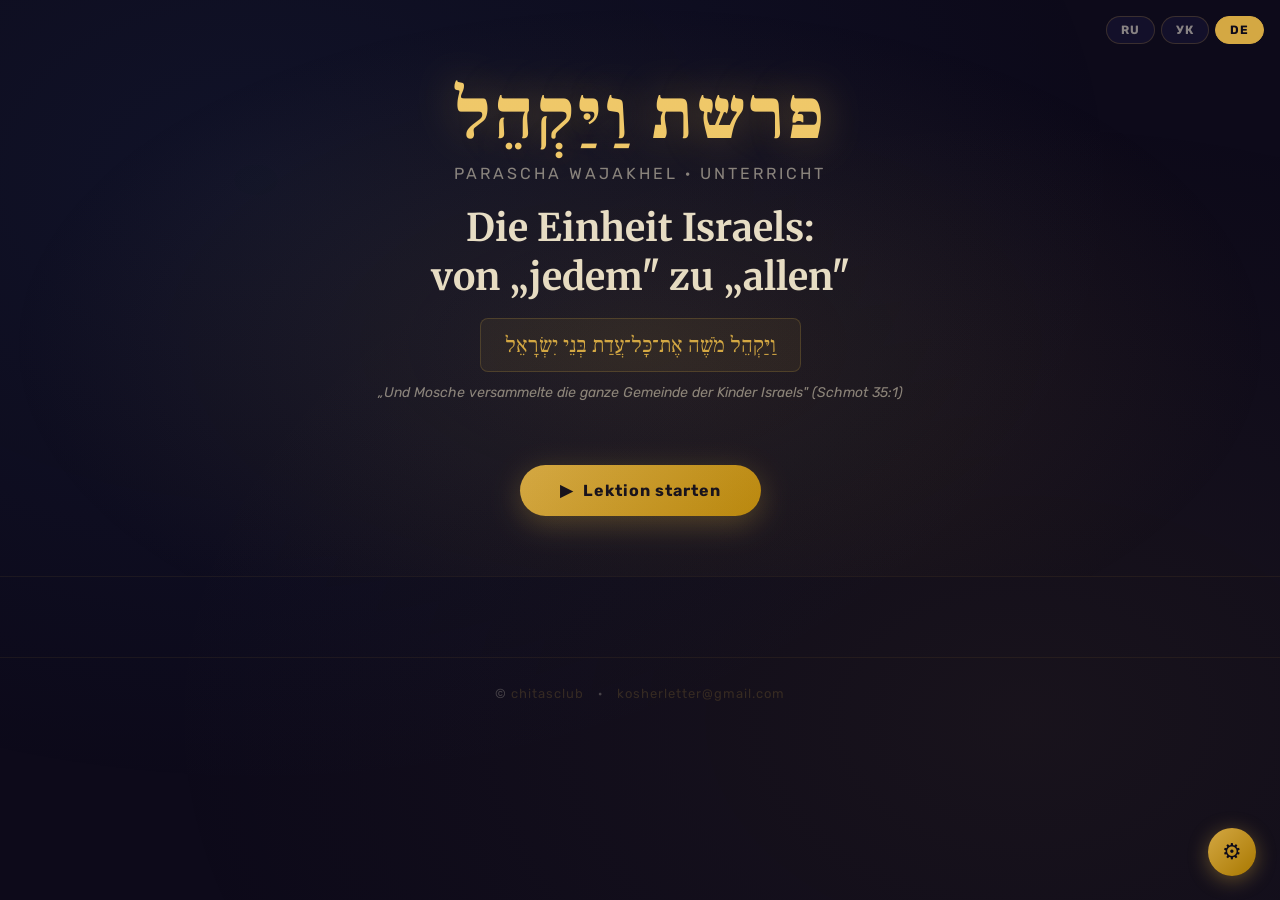
<file: chapters/Vayakhel/de.html>
<!DOCTYPE html>
<html lang="ru">
<head>
<meta charset="UTF-8">
<meta name="viewport" content="width=device-width, initial-scale=1.0">
<title>פרשת ויקהל — Урок: Єдність Ісраелю</title>
<link href="https://fonts.googleapis.com/css2?family=Frank+Ruhl+Libre:wght@400;700;900&family=Merriweather:ital,wght@0,400;0,700;1,400&family=Rubik:wght@400;500;700&display=swap" rel="stylesheet">
<link rel="stylesheet" href="../../assets/shared.css">
<style>
/* (Variables, reset, body are in ../../assets/shared.css) */

/* (body::before gradient is in ../../assets/shared.css) */

/* Progress bar */
#progressBar {
  position:fixed; top:0; left:0; height:3px;
  background: linear-gradient(90deg, var(--gold), var(--blue2));
  transition: width 0.5s ease;
  z-index:100;
  box-shadow: 0 0 10px var(--gold);
}

/* Lang toggle */
.lang-toggle {
  position:fixed; top:16px; right:16px;
  display:flex; gap:6px; z-index:99;
}
.lang-btn {
  font-family:'Rubik',sans-serif; font-size:12px; font-weight:700;
  padding:6px 14px; border-radius:20px; border:1px solid var(--border);
  background:var(--bg2); color:var(--text-dim); cursor:pointer;
  transition:all 0.2s; letter-spacing:1px;
}
.lang-btn.active { background:var(--gold); color:#0d0a1a; border-color:var(--gold); }

/* ── HERO ── */
.hero {
  position:relative; z-index:1;
  text-align:center;
  padding: 80px 20px 60px;
  border-bottom: 1px solid var(--border-faint);
  overflow:hidden;
}

.hero::before {
  content:'';
  position:absolute; inset:0;
  background: radial-gradient(ellipse at center 60%, rgba(212,168,67,0.1) 0%, transparent 70%);
  pointer-events:none;
}

.parasha-label {
  display:inline-block;
  font-family:'Frank Ruhl Libre',serif;
  font-size:clamp(36px,8vw,72px);
  font-weight:900;
  color:var(--gold2);
  letter-spacing:4px;
  text-shadow: 0 0 40px rgba(212,168,67,0.4);
  direction:rtl;
  line-height:1;
  margin-bottom:12px;
}

.hero-sub {
  font-size:clamp(13px,2vw,16px);
  color:var(--text-dim);
  letter-spacing:3px;
  text-transform:uppercase;
  margin-bottom:20px;
}

.hero-title {
  font-family:'Merriweather',serif;
  font-size:clamp(22px,4vw,38px);
  font-weight:700;
  color:var(--text);
  line-height:1.3;
  max-width:700px;
  margin:0 auto 16px;
}

.hero-verse {
  display:inline-block;
  font-family:'Frank Ruhl Libre',serif;
  font-size:clamp(16px,2.5vw,22px);
  color:var(--gold);
  direction:rtl;
  padding: 12px 24px;
  border:1px solid var(--border);
  border-radius:8px;
  background:var(--gold-faint);
  margin-bottom:12px;
}

.hero-verse-ru {
  font-size:14px; color:var(--text-dim);
  font-style:italic; margin-bottom:32px;
}

/* Section nav dots */
.nav-dots {
  display:flex; gap:8px; justify-content:center;
  margin-bottom:32px; flex-wrap:wrap;
}
.nav-dot {
  width:10px; height:10px; border-radius:50%;
  background:var(--border);
  cursor:pointer; transition:all 0.3s;
  position:relative;
}
.nav-dot.active, .nav-dot.done { background:var(--gold); }
.nav-dot.done::after {
  content:'✓'; position:absolute; top:-20px; left:50%;
  transform:translateX(-50%); font-size:10px; color:var(--gold);
  white-space:nowrap;
}

/* Start btn */
.start-btn {
  display:inline-flex; align-items:center; gap:10px;
  background:linear-gradient(135deg,var(--gold),#b8860b);
  color:#0d0a1a; font-family:'Rubik',sans-serif;
  font-size:16px; font-weight:700;
  padding:16px 40px; border-radius:40px; border:none;
  cursor:pointer; transition:all 0.3s;
  box-shadow: 0 8px 30px rgba(212,168,67,0.3);
  letter-spacing:1px;
}
.start-btn:hover { transform:translateY(-2px); box-shadow:0 12px 40px rgba(212,168,67,0.4); }

/* ── SECTIONS ── */
.lesson-container {
  max-width:860px; margin:0 auto;
  padding:0 20px 80px;
  position:relative; z-index:1;
}

.section {
  display:none; opacity:0;
  transform:translateY(24px);
  transition:all 0.5s ease;
}
.section.active {
  display:block; opacity:1; transform:translateY(0);
}

/* Section header */
.sec-header {
  display:flex; align-items:center; gap:16px;
  margin:48px 0 28px;
  padding-bottom:16px;
  border-bottom:1px solid var(--border-faint);
}

.sec-num {
  width:44px; height:44px; border-radius:50%;
  background:linear-gradient(135deg,var(--gold),#8b6010);
  display:flex; align-items:center; justify-content:center;
  font-family:'Rubik',sans-serif; font-weight:700; font-size:18px;
  color:#0d0a1a; flex-shrink:0;
}

.sec-title-wrap {}
.sec-label {
  font-size:11px; letter-spacing:3px; color:var(--gold);
  text-transform:uppercase; margin-bottom:4px;
}
.sec-title {
  font-family:'Merriweather',serif;
  font-size:clamp(18px,3vw,26px); font-weight:700;
  color:var(--text); line-height:1.3;
}

/* Content cards */
.card {
  background:var(--card);
  border:1px solid var(--border-faint);
  border-radius:var(--radius);
  padding:24px 28px;
  margin-bottom:20px;
  position:relative;
  overflow:hidden;
}

.card::before {
  content:''; position:absolute;
  top:0; left:0; right:0; height:2px;
  background:linear-gradient(90deg,transparent,var(--gold),transparent);
  opacity:0.4;
}

.card-accent {
  border-left:3px solid var(--gold);
  background:var(--gold-faint);
}

.card p {
  font-size:clamp(15px,2vw,17px);
  line-height:1.85;
  color:var(--text);
  margin-bottom:12px;
}
.card p:last-child { margin-bottom:0; }

.card p em { color:var(--gold2); font-style:normal; font-weight:500; }
.card p strong { color:var(--gold2); }

/* Hebrew quote */
.heb-quote {
  background:rgba(212,168,67,0.08);
  border:1px solid var(--border);
  border-radius:10px;
  padding:20px 24px;
  margin:20px 0;
  direction:rtl;
  text-align:right;
}
.heb-quote .heb-text {
  font-family:'Frank Ruhl Libre',serif;
  font-size:clamp(16px,2.5vw,20px);
  color:var(--gold2);
  line-height:1.9;
  margin-bottom:10px;
}
.heb-quote .heb-src {
  font-size:12px; color:var(--text-faint);
  letter-spacing:1px; direction:rtl;
}

/* Key concept box */
.key-concept {
  display:flex; gap:16px; align-items:flex-start;
  background:var(--blue-dim);
  border:1px solid rgba(58,123,213,0.25);
  border-radius:var(--radius);
  padding:20px 24px;
  margin:20px 0;
}
.key-icon {
  font-size:28px; flex-shrink:0; margin-top:2px;
}
.key-body .key-title {
  font-weight:700; color:var(--blue2);
  font-size:15px; margin-bottom:6px;
  letter-spacing:0.5px;
}
.key-body p {
  font-size:15px; line-height:1.7;
  color:var(--text); margin:0;
}

/* Formula style */
.formula-block {
  display:flex; align-items:center;
  justify-content:center; gap:12px;
  flex-wrap:wrap;
  padding:20px;
  background:linear-gradient(135deg,rgba(212,168,67,0.08),rgba(58,123,213,0.05));
  border:1px solid var(--border);
  border-radius:var(--radius);
  margin:20px 0;
  font-family:'Merriweather',serif;
}
.f-part {
  padding:8px 18px; border-radius:8px;
  font-size:clamp(14px,2vw,18px); font-weight:700;
  text-align:center;
}
.f-and { font-size:22px; color:var(--text-faint); }
.f-eq { font-size:22px; color:var(--gold); }
.f-result {
  background:var(--gold);
  color:#0d0a1a;
  padding:10px 20px; border-radius:10px;
  font-size:clamp(14px,2vw,18px); font-weight:700;
}

/* Two columns */
.two-col {
  display:grid; grid-template-columns:1fr 1fr; gap:16px;
  margin:20px 0;
}
@media(max-width:560px){ .two-col{ grid-template-columns:1fr; } }

.col-card {
  background:var(--card);
  border:1px solid var(--border-faint);
  border-radius:10px;
  padding:18px 20px;
}
.col-card .col-title {
  font-weight:700; font-size:15px;
  margin-bottom:10px;
  display:flex; align-items:center; gap:8px;
}
.col-card p { font-size:14px; line-height:1.7; color:var(--text-dim); }

/* Navigation buttons */
.nav-btns {
  display:flex; justify-content:space-between; align-items:center;
  margin-top:40px; gap:16px; flex-wrap:wrap;
}

.btn-prev, .btn-next {
  font-family:'Rubik',sans-serif; font-weight:600;
  padding:12px 28px; border-radius:30px; border:none;
  cursor:pointer; font-size:15px; transition:all 0.25s;
  display:flex; align-items:center; gap:8px;
}
.btn-prev {
  background:transparent; color:var(--text-dim);
  border:1px solid var(--border);
}
.btn-prev:hover { background:var(--card); color:var(--text); }
.btn-next {
  background:linear-gradient(135deg,var(--gold),#a87800);
  color:#0d0a1a;
  box-shadow: 0 4px 20px rgba(212,168,67,0.25);
}
.btn-next:hover { transform:translateY(-1px); box-shadow:0 8px 28px rgba(212,168,67,0.35); }
.btn-next:disabled { opacity:0.4; cursor:not-allowed; transform:none; }

/* ── QUIZ ── */
.quiz-wrap {
  margin:28px 0;
}

.quiz-q {
  background:var(--card);
  border:1px solid var(--border-faint);
  border-radius:var(--radius);
  padding:24px 28px;
  margin-bottom:20px;
  transition:all 0.3s;
}

.quiz-q.answered-correct { border-color:var(--teal); background:rgba(46,196,182,0.07); }
.quiz-q.answered-wrong { border-color:var(--rose); background:rgba(224,92,122,0.07); }

.q-num {
  font-size:11px; letter-spacing:2px; color:var(--text-faint);
  text-transform:uppercase; margin-bottom:10px;
}

.q-text {
  font-family:'Merriweather',serif;
  font-size:clamp(15px,2vw,18px);
  font-weight:700; color:var(--text);
  line-height:1.5; margin-bottom:18px;
}

.q-options {
  display:flex; flex-direction:column; gap:10px;
}

.q-opt {
  background:rgba(255,255,255,0.04);
  border:1.5px solid rgba(255,255,255,0.1);
  border-radius:10px;
  padding:12px 18px;
  cursor:pointer;
  font-size:15px; color:var(--text);
  transition:all 0.2s; text-align:left;
  font-family:'Rubik',sans-serif;
  display:flex; align-items:center; gap:10px;
}
.q-opt:hover:not(:disabled) {
  border-color:var(--gold); background:var(--gold-faint);
  transform:translateX(4px);
}
.q-opt.correct {
  border-color:var(--teal); background:rgba(46,196,182,0.12);
  color:#a0f0e8;
}
.q-opt.wrong {
  border-color:var(--rose); background:rgba(224,92,122,0.12);
  color:#f0a0b0;
}
.q-opt:disabled { cursor:default; transform:none; }

.q-opt .opt-icon { font-size:18px; flex-shrink:0; }

.q-feedback {
  margin-top:14px; padding:12px 16px;
  border-radius:8px; font-size:14px;
  line-height:1.6; display:none;
}
.q-feedback.show { display:block; }
.q-feedback.correct-fb { background:rgba(46,196,182,0.1); color:#80e8df; border:1px solid rgba(46,196,182,0.2); }
.q-feedback.wrong-fb { background:rgba(224,92,122,0.1); color:#f0b0c0; border:1px solid rgba(224,92,122,0.2); }

/* Score */
.score-bar {
  display:flex; align-items:center; gap:12px;
  margin-bottom:24px;
  background:var(--gold-faint);
  border:1px solid var(--border);
  border-radius:10px;
  padding:12px 20px;
}
.score-label { font-size:13px; color:var(--text-dim); }
.score-val { font-weight:700; color:var(--gold2); font-size:20px; }
.score-progress {
  flex:1; height:6px; background:rgba(255,255,255,0.08);
  border-radius:3px; overflow:hidden;
}
.score-fill {
  height:100%; border-radius:3px;
  background:linear-gradient(90deg,var(--gold),var(--blue2));
  transition:width 0.5s ease;
}

/* ── FINAL RESULT ── */
.result-screen {
  display:none;
  text-align:center; padding:48px 20px;
}
.result-screen.show { display:block; }

.result-star {
  font-size:72px; margin-bottom:16px;
  animation:starPop 0.6s cubic-bezier(0.34,1.56,0.64,1) both;
}
@keyframes starPop {
  from { transform:scale(0) rotate(-30deg); opacity:0; }
  to { transform:scale(1) rotate(0); opacity:1; }
}

.result-title {
  font-family:'Merriweather',serif;
  font-size:clamp(24px,4vw,36px); font-weight:700;
  color:var(--gold2); margin-bottom:12px;
}
.result-sub {
  font-size:16px; color:var(--text-dim);
  max-width:500px; margin:0 auto 32px;
  line-height:1.6;
}
.result-score-big {
  font-size:64px; font-weight:700;
  color:var(--gold); font-family:'Rubik',sans-serif;
  line-height:1; margin-bottom:8px;
}
.result-score-label {
  font-size:14px; color:var(--text-faint); letter-spacing:2px;
  margin-bottom:36px;
}

.restart-btn {
  background:linear-gradient(135deg,var(--blue),#1a4a90);
  color:#fff; font-family:'Rubik',sans-serif;
  font-size:15px; font-weight:600;
  padding:14px 36px; border-radius:30px; border:none;
  cursor:pointer; transition:all 0.2s;
  box-shadow:0 6px 24px rgba(58,123,213,0.3);
}
.restart-btn:hover { transform:translateY(-2px); }

/* ── HIGHLIGHT / ANIMATE ── */
.fade-in {
  animation:fadeInUp 0.5s ease both;
}
@keyframes fadeInUp {
  from { opacity:0; transform:translateY(16px); }
  to { opacity:1; transform:translateY(0); }
}

/* responsive */
@media(max-width:480px){
  .card { padding:18px 16px; }
  .heb-quote { padding:16px 16px; }
  .nav-btns { justify-content:center; }
}

/* ── Continue button ── */
.continue-btn {
  display: none;
  align-items: center;
  gap: 10px;
  background: transparent;
  border: 1px solid var(--border);
  color: var(--text-dim);
  font-family: 'Rubik', sans-serif;
  font-size: 14px;
  font-weight: 500;
  padding: 12px 30px;
  border-radius: 40px;
  cursor: pointer;
  transition: all 0.3s;
  letter-spacing: 0.5px;
  margin-top: 12px;
}
.continue-btn:hover { border-color: var(--gold); color: var(--gold2); }
.continue-btn.shown { display: inline-flex; }

/* ── TOC Sidebar ── */
.toc-sidebar {
  position: fixed;
  left: 12px;
  top: 50%;
  transform: translateY(-50%);
  z-index: 90;
  display: none;
}
.toc-sidebar.visible { display: block; }
.toc-toggle-btn {
  width: 40px; height: 40px;
  border-radius: 10px;
  border: 1px solid var(--border);
  background: var(--bg2);
  color: var(--gold);
  font-size: 18px;
  cursor: pointer;
  display: flex; align-items: center; justify-content: center;
  transition: all 0.2s;
  box-shadow: 0 4px 16px rgba(0,0,0,0.3);
}
.toc-toggle-btn:hover { background: var(--gold-dim); }
.toc-panel {
  position: absolute;
  left: 0;
  top: 48px;
  width: 230px;
  background: #1a1630;
  border: 1px solid var(--border);
  border-radius: 12px;
  padding: 14px 12px;
  box-shadow: 0 8px 32px rgba(0,0,0,0.5);
  opacity: 0;
  pointer-events: none;
  transform: translateX(-8px);
  transition: opacity 0.2s, transform 0.2s;
}
.toc-panel.open { opacity: 1; pointer-events: all; transform: translateX(0); }
.toc-panel-title {
  font-size: 10px;
  letter-spacing: 3px;
  color: var(--gold);
  text-transform: uppercase;
  margin-bottom: 10px;
  padding-bottom: 8px;
  border-bottom: 1px solid var(--border-faint);
}
.toc-item {
  display: block;
  width: 100%;
  text-align: left;
  background: transparent;
  border: none;
  color: var(--text-dim);
  font-size: 12px;
  font-family: 'Rubik', sans-serif;
  padding: 5px 8px;
  border-radius: 6px;
  cursor: pointer;
  transition: all 0.15s;
  margin-bottom: 2px;
  line-height: 1.4;
}
.toc-item:hover { background: var(--gold-dim); color: var(--text); }
.toc-item.toc-current { color: var(--gold2); background: var(--gold-faint); font-weight: 600; }
.toc-item.toc-done { color: var(--text-faint); }
@media (max-width: 920px) { .toc-sidebar { display: none !important; } }

/* ── Quick Read mode ── */
.quick-read .card:not(.card-accent) { display: none; }
.quick-read .two-col { display: none; }
.quick-read .formula-block { display: none; }

/* ── Settings button & panel ── */
/* ── Footer ── */
/* (These styles are in ../../assets/shared.css) */
</style>
</head>
<body>

<div id="progressBar" style="width:0%"></div>

<div class="lang-toggle">
  <button class="lang-btn" onclick="setLang('ru')" id="btnRu">RU</button>
  <button class="lang-btn" onclick="setLang('uk')" id="btnUk">УК</button>
  <button class="lang-btn active" onclick="setLang('de')" id="btnDe">DE</button>
</div>

<!-- HERO -->
<div class="hero" id="heroSection">
  <div class="parasha-label">פרשת וַיַּקְהֵל</div>
  <div class="hero-sub" id="h-sub">Парашат Ваякhэль · Урок</div>
  <div class="hero-title" id="h-title">Единство Израиля:<br>от «каждого» к «всем»</div>
  <div class="hero-verse">וַיַּקְהֵל מֹשֶׁה אֶת־כָּל־עֲדַת בְּנֵי יִשְׂרָאֵל</div>
  <div class="hero-verse-ru" id="h-verse-ru">«И собрал Моше всё собрание сынов Израиля» (Шмот 35:1)</div>
  <div class="nav-dots" id="navDots"></div>
  <button class="start-btn" onclick="startLesson()">
    <span>▶</span>
    <span id="h-start">Начать урок</span>
  </button>
  <br>
  <button class="continue-btn" id="continueBtn" onclick="continueLesson()">
    <span>↩</span>
    <span id="continueBtnLabel">Lektion fortsetzen</span>
  </button>
</div>

<!-- LESSON CONTAINER -->
<div class="lesson-container" id="lessonContainer" style="display:none">

  <!-- SECTION 1 -->
  <div class="section" id="sec-1">
    <div class="sec-header">
      <div class="sec-num">1</div>
      <div class="sec-title-wrap">
        <div class="sec-label" id="s1-label">Тема урока</div>
        <div class="sec-title" id="s1-title">Почему парашá называется «Ваякhэль»?</div>
      </div>
    </div>

    <div class="card fade-in">
      <p id="s1-p1">Парашат «Ваякhэль» рассказывает о том, как Моше Рабейну <em>собрал всех сынов Израиля</em>, чтобы заповедать им о соблюдении Шаббата и построении Мишкана (Скинии).</p>
      <p id="s1-p2">На первый взгляд, это «собрание» — лишь вступление, технический этап перед передачей заповеди. Почему же вся парашá названа именно в честь этого момента?</p>
    </div>

    <div class="heb-quote fade-in">
      <div class="heb-text">שֵׁם הַפָּרָשָׁה מְלַמֵּד עַל הַחֲשִׁיבוּת שֶׁיֵּשׁ בְּאַחְדוּת יִשְׂרָאֵל</div>
      <div class="heb-src">— שיחת ש"פ ויקהל תשנ"ב</div>
    </div>

    <div class="card card-accent fade-in">
      <p id="s1-p3"><strong>Ответ Ребе:</strong> название параши учит нас, что <em>само единство</em> — это не просто «подготовка». Это — главная ценность и цель. Когда весь Израиль собирается вместе, это само по себе является великим свершением.</p>
    </div>

    <div class="key-concept fade-in">
      <div class="key-icon">🕍</div>
      <div class="key-body">
        <div class="key-title" id="s1-key-title">Ключевая идея</div>
        <p id="s1-key">Имя параши — это послание: <strong style="color:var(--gold2)">единство — это не средство, а цель.</strong> Весь Израиль как одно целое — это не просто организационный вопрос, а духовная реальность.</p>
      </div>
    </div>

    <div class="nav-btns">
      <div></div>
      <button class="btn-next" onclick="nextSection()">
        <span id="btn-next-1">Далее</span> <span>→</span>
      </button>
    </div>
  </div>

  <!-- SECTION 2 -->
  <div class="section" id="sec-2">
    <div class="sec-header">
      <div class="sec-num">2</div>
      <div class="sec-title-wrap">
        <div class="sec-label" id="s2-label">Глубина понятия</div>
        <div class="sec-title" id="s2-title">Что такое настоящее единство?</div>
      </div>
    </div>

    <div class="card fade-in">
      <p id="s2-p1">Есть два уровня единства Израиля:</p>
    </div>

    <div class="two-col fade-in">
      <div class="col-card" style="border-top:3px solid var(--blue2)">
        <div class="col-title" style="color:var(--blue2)"><span>📋</span> <span id="s2-col1-title">Техническое единство</span></div>
        <p id="s2-col1-p">Когда большое количество евреев <em>физически</em> собирается вместе. Это внешний уровень — «ваякhэль» как факт.</p>
      </div>
      <div class="col-card" style="border-top:3px solid var(--gold)">
        <div class="col-title" style="color:var(--gold2)"><span>💫</span> <span id="s2-col2-title">Идейное единство</span></div>
        <p id="s2-col2-p">Когда мы <em>воспринимаем</em> весь народ Израиля как одну общую реальность, одно целое. Это внутренний, более глубокий уровень.</p>
      </div>
    </div>

    <div class="card fade-in">
      <p id="s2-p2">Ребе объясняет: истинное единство основано на понимании того, что <em>каждый еврей — это «часть Б-га свыше»</em> (חֵלֶק אֱלֹוקַּה מִמַּעַל). Это не метафора — это буквальная духовная реальность.</p>
    </div>

    <div class="formula-block fade-in">
      <div class="f-part" style="background:var(--blue-dim);border:1px solid rgba(91,156,246,0.3);color:var(--blue2)">Еврей А<br><small>חלק א'</small></div>
      <div class="f-and">+</div>
      <div class="f-part" style="background:var(--blue-dim);border:1px solid rgba(91,156,246,0.3);color:var(--blue2)">Еврей Б<br><small>חלק ב'</small></div>
      <div class="f-eq">=</div>
      <div class="f-result">Одна Реальность<br><small style="font-weight:400">מציאות אחת</small></div>
    </div>

    <div class="key-concept fade-in" style="background:rgba(212,168,67,0.08);border-color:rgba(212,168,67,0.25)">
      <div class="key-icon">✨</div>
      <div class="key-body">
        <div class="key-title" style="color:var(--gold2)" id="s2-key-title">Важно понять</div>
        <p id="s2-key">Это единство — <strong style="color:var(--gold2)">не искусственное и не вынужденное.</strong> Оно существует само по себе, как природная реальность. Мы лишь <em>раскрываем</em> то, что уже есть.</p>
      </div>
    </div>

    <div class="nav-btns">
      <button class="btn-prev" onclick="prevSection()">← <span id="btn-prev-2">Назад</span></button>
      <button class="btn-next" onclick="nextSection()"><span id="btn-next-2">Далее</span> →</button>
    </div>
  </div>

  <!-- SECTION 3 -->
  <div class="section" id="sec-3">
    <div class="sec-header">
      <div class="sec-num">3</div>
      <div class="sec-title-wrap">
        <div class="sec-label" id="s3-label">Порядок парашот</div>
        <div class="sec-title" id="s3-title">«Ваякhэль» до «Пкудей»: важный порядок</div>
      </div>
    </div>

    <div class="two-col fade-in">
      <div class="col-card" style="border-top:3px solid var(--gold)">
        <div class="col-title" style="color:var(--gold2)"><span>🤝</span> <span id="s3-col1-title">Ваякhэль = Единство</span></div>
        <p id="s3-col1-p">Вся общность Израиля как единая реальность. «Мы» важнее «я».</p>
      </div>
      <div class="col-card" style="border-top:3px solid var(--teal)">
        <div class="col-title" style="color:var(--teal)"><span>🔢</span> <span id="s3-col2-title">Пкудей = Детали</span></div>
        <p id="s3-col2-p">Детальный подсчёт пожертвований. Важность каждого конкретного человека и его вклада.</p>
      </div>
    </div>

    <div class="card fade-in">
      <p id="s3-p1">Парашат «Пкудей» занимается <em>подсчётом</em> деталей пожертвований для Мишкана. Каждый элемент рассматривается отдельно — это выражает ценность каждой личности.</p>
      <p id="s3-p2">Но «Ваякhэль» идёт <em>первой</em>! В этом скрыт важный посыл:</p>
    </div>

    <div class="card card-accent fade-in">
      <p id="s3-p3"><strong>Сначала — единство</strong> (шаг первый), и <em>потом</em> — личная ценность каждого (шаг второй). Твоя личная ценность не исчезает, но она строится <em>на фундаменте</em> принадлежности к общему.</p>
    </div>

    <div class="formula-block fade-in">
      <div class="f-part" style="background:var(--gold-faint);border:1px solid var(--border);color:var(--gold2)">Шаг 1<br><small>ויקהל: Единство</small></div>
      <div class="f-eq">→</div>
      <div class="f-part" style="background:rgba(46,196,182,0.08);border:1px solid rgba(46,196,182,0.3);color:var(--teal)">Шаг 2<br><small>פקודי: Личность</small></div>
      <div class="f-eq">=</div>
      <div class="f-result">Полная картина<br><small style="font-weight:400">שלמות</small></div>
    </div>

    <div class="nav-btns">
      <button class="btn-prev" onclick="prevSection()">← <span id="btn-prev-3">Назад</span></button>
      <button class="btn-next" onclick="nextSection()"><span id="btn-next-3">Далее</span> →</button>
    </div>
  </div>

  <!-- SECTION 4 -->
  <div class="section" id="sec-4">
    <div class="sec-header">
      <div class="sec-num">4</div>
      <div class="sec-title-wrap">
        <div class="sec-label" id="s4-label">Практика</div>
        <div class="sec-title" id="s4-title">Единство в молитве: урок Алтер Ребе</div>
      </div>
    </div>

    <div class="card fade-in">
      <p id="s4-p1">Ребе приводит практический пример из порядка молитвы. Алтер Ребе написал в своём Сидуре, что <em>перед молитвой</em> правильно произносить:</p>
    </div>

    <div class="heb-quote fade-in">
      <div class="heb-text">הֲרֵינִי מְקַבֵּל עָלַי מִצְוַת עֲשֵׂה שֶׁל וְאָהַבְתָּ לְרֵעֲךָ כָּמוֹךָ</div>
      <div class="heb-src">— סידור אדמו"ר הזקן</div>
    </div>

    <div class="card fade-in">
      <p id="s4-p2">Молитва — это время, когда человек обращается к Б-гу с <em>личными</em> просьбами («пкудей»). Казалось бы, он думает о себе.</p>
      <p id="s4-p3">Но <strong>до</strong> молитвы мы принимаем на себя заповедь любви к ближнему — тем самым показывая, что не видим себя <em>отдельной</em> реальностью, а частью всего народа Израиля.</p>
    </div>

    <div class="key-concept fade-in">
      <div class="key-icon">🙏</div>
      <div class="key-body">
        <div class="key-title" id="s4-key-title">Почему молитва во множественном числе?</div>
        <p id="s4-key">Поэтому большинство молитв произносится в форме «мы», а не «я» — «благослови нас», «прости нас». Мы молимся как часть всего Израиля, и это усиливает нашу молитву.</p>
      </div>
    </div>

    <div class="nav-btns">
      <button class="btn-prev" onclick="prevSection()">← <span id="btn-prev-4">Назад</span></button>
      <button class="btn-next" onclick="nextSection()"><span id="btn-next-4">Далее</span> →</button>
    </div>
  </div>

  <!-- SECTION 5 -->
  <div class="section" id="sec-5">
    <div class="sec-header">
      <div class="sec-num">5</div>
      <div class="sec-title-wrap">
        <div class="sec-label" id="s5-label">Вопрос</div>
        <div class="sec-title" id="s5-title">Как любить того, кого никогда не видел?</div>
      </div>
    </div>

    <div class="card fade-in">
      <p id="s5-p1">Алтер Ребе учит: заповедь «Ваэhавта лерэаха камоха» («Возлюби ближнего как самого себя») распространяется даже на <em>еврея, которого ты никогда не видел</em>.</p>
    </div>

    <div class="heb-quote fade-in">
      <div class="heb-text">מִצְוַת אַהֲבַת יִשְׂרָאֵל הִיא לְיָלִיד עַם יִשְׂרָאֵל אֲשֶׁר מֵעוֹלָם לֹא רָאָה אוֹתוֹ</div>
      <div class="heb-src">— היום יום, בשם אדמו"ר הזקן</div>
    </div>

    <div class="card fade-in">
      <p id="s5-p2">Как это возможно? Разве можно любить незнакомца?</p>
      <p id="s5-p3"><strong>Ответ:</strong> Любовь к Израилю — это не та любовь, что строится на знакомстве или симпатии. Она основана на <em>общей душе</em> — на том, что каждый еврей является частью одной Б-жественной реальности.</p>
    </div>

    <div class="two-col fade-in">
      <div class="col-card" style="border-top:3px solid var(--rose)">
        <div class="col-title" style="color:var(--rose)"><span>❌</span> <span id="s5-col1-title">Обычная любовь</span></div>
        <p id="s5-col1-p">Основана на близости, знакомстве, симпатии. Зависит от того, насколько ты знаешь человека.</p>
      </div>
      <div class="col-card" style="border-top:3px solid var(--gold)">
        <div class="col-title" style="color:var(--gold2)"><span>✨</span> <span id="s5-col2-title">Любовь к Израилю</span></div>
        <p id="s5-col2-p">Основана на общей Б-жественной душе. Не зависит от знакомства — мы одна семья.</p>
      </div>
    </div>

    <div class="card card-accent fade-in">
      <p id="s5-p4">Ребе добавляет: уровень <em>практической</em> обязанности по отношению к ближнему — выше, чем к дальнему (как в законах цдаки — сначала родственники, потом жители города). Но <strong>внутренняя связь</strong> одинакова со всеми евреями мира.</p>
    </div>

    <div class="nav-btns">
      <button class="btn-prev" onclick="prevSection()">← <span id="btn-prev-5">Назад</span></button>
      <button class="btn-next" onclick="nextSection()"><span id="btn-next-5">Далее</span> →</button>
    </div>
  </div>

  <!-- SECTION 6: Забота и критика -->
  <div class="section" id="sec-6">
    <div class="sec-header">
      <div class="sec-num">6</div>
      <div class="sec-title-wrap">
        <div class="sec-label" id="s6b-label">Забота о другом</div>
        <div class="sec-title" id="s6b-title">Забота и критика: когда можно говорить?</div>
      </div>
    </div>

    <div class="card fade-in">
      <p id="s6b-p1">Среди хасидов было принято на внутренних фарбренгенах <em>указывать друг другу на недостатки</em> — из любви и заботы. Как отец делает замечание сыну из любви — так и хасиды ощущали себя одной семьёй.</p>
      <p id="s6b-p2">Но Ребе предупреждает: забота и желание исправить другого <em>должны выражаться правильно</em>, с большой осторожностью — чтобы не причинить вред.</p>
    </div>

    <div class="heb-quote fade-in">
      <div class="heb-text">הוֹכָחָה זוֹ בְּעֵת הַהִתְוַועֲדוּת הִיא רַק עַל דְּבָרִים שֶׁאֵין בָּהֶם מִשּׁוּם הַלְבָּנַת פָּנִים</div>
      <div class="heb-src">— היום יום</div>
    </div>

    <div class="card fade-in">
      <p id="s6b-p3">Ребе проводит важное различие: в работе над <em>собой</em> нужны оба направления — «сур мера» (избегай зла) и «асэ тов» (делай добро). Но в отношении <em>других</em> — главная задача только позитивная: давать, помогать, поддерживать.</p>
    </div>

    <div class="formula-block fade-in">
      <div style="display:flex;flex-direction:column;gap:10px;width:100%">
        <div style="display:flex;align-items:center;gap:12px;flex-wrap:wrap;justify-content:center">
          <div class="f-part" style="background:rgba(46,196,182,0.1);border:1px solid rgba(46,196,182,0.3);color:var(--teal)">Работа над собой</div>
          <div class="f-eq">=</div>
          <div class="f-part" style="background:rgba(224,92,122,0.1);border:1px solid rgba(224,92,122,0.3);color:var(--rose)">«Сур мера»<br><small>избегай зла</small></div>
          <div class="f-and">+</div>
          <div class="f-part" style="background:var(--gold-faint);border:1px solid var(--border);color:var(--gold2)">«Асэ тов»<br><small>делай добро</small></div>
        </div>
        <div style="display:flex;align-items:center;gap:12px;flex-wrap:wrap;justify-content:center">
          <div class="f-part" style="background:rgba(91,156,246,0.1);border:1px solid rgba(91,156,246,0.3);color:var(--blue2)">В отношении других</div>
          <div class="f-eq">=</div>
          <div class="f-result">Только «Асэ тов» ✦<br><small style="font-weight:400">давать · помогать · поддерживать</small></div>
        </div>
      </div>
    </div>

    <div class="nav-btns">
      <button class="btn-prev" onclick="prevSection()">← <span id="btn-prev-6b">Назад</span></button>
      <button class="btn-next" onclick="nextSection()"><span id="btn-next-6b">Далее</span> →</button>
    </div>
  </div>

  <!-- SECTION 7: 4 условия критики -->
  <div class="section" id="sec-7">
    <div class="sec-header">
      <div class="sec-num">7</div>
      <div class="sec-title-wrap">
        <div class="sec-label" id="s7-label">Правила критики</div>
        <div class="sec-title" id="s7-title">4 условия — когда критика уместна</div>
      </div>
    </div>

    <div class="card fade-in">
      <p id="s7-p1">Ребе формулирует чёткие условия. Прежде чем высказать замечание другому человеку, нужно проверить все четыре:</p>
    </div>

    <div class="card fade-in" style="border-left:3px solid var(--rose)">
      <div style="display:flex;align-items:flex-start;gap:14px;margin-bottom:14px">
        <div style="width:32px;height:32px;border-radius:50%;background:var(--rose);color:#fff;display:flex;align-items:center;justify-content:center;font-weight:700;flex-shrink:0">א</div>
        <div>
          <div style="font-weight:700;color:var(--rose);margin-bottom:4px" id="s7-cond1-title">Только «избранные» — не каждый</div>
          <p id="s7-cond1-p">В нашем поколении люди с трудом принимают критику. Делать замечания — задача не каждого, а лишь тех, чья <em>роль требует этого</em> и кто способен принести пользу. Критика ради критики — запрещена.</p>
        </div>
      </div>
      <div style="display:flex;align-items:flex-start;gap:14px;margin-bottom:14px">
        <div style="width:32px;height:32px;border-radius:50%;background:var(--gold);color:#0d0a1a;display:flex;align-items:center;justify-content:center;font-weight:700;flex-shrink:0">ב</div>
        <div>
          <div style="font-weight:700;color:var(--gold2);margin-bottom:4px" id="s7-cond2-title">Мягко и с любовью — «дарей ноам»</div>
          <p id="s7-cond2-p">Слова должны быть сердечными, мягкими и сближающими. Жёсткий тон не только не поможет — он оттолкнёт человека и закрепит его в прежней позиции.</p>
        </div>
      </div>
      <div style="display:flex;align-items:flex-start;gap:14px;margin-bottom:14px">
        <div style="width:32px;height:32px;border-radius:50%;background:var(--teal);color:#0d0a1a;display:flex;align-items:center;justify-content:center;font-weight:700;flex-shrink:0">ג</div>
        <div>
          <div style="font-weight:700;color:var(--teal);margin-bottom:4px" id="s7-cond3-title">Правильный момент</div>
          <p id="s7-cond3-p">Не каждое время подходит для критики. Нужно выбирать <em>подходящий момент</em> с осторожностью и терпением.</p>
        </div>
      </div>
      <div style="display:flex;align-items:flex-start;gap:14px">
        <div style="width:32px;height:32px;border-radius:50%;background:var(--blue2);color:#0d0a1a;display:flex;align-items:center;justify-content:center;font-weight:700;flex-shrink:0">ד</div>
        <div>
          <div style="font-weight:700;color:var(--blue2);margin-bottom:4px" id="s7-cond4-title">Отношения как «отец и сын»</div>
          <p id="s7-cond4-p">Мудрецы сказали: «Не любит сына тот, кто жалеет розгу». Отец критикует из любви и заботы о росте сына. <em>Только в таких отношениях</em> — из искренней любви — критика уместна.</p>
        </div>
      </div>
    </div>

    <div class="heb-quote fade-in">
      <div class="heb-text">כְּשֶׁרוֹצִים לְהַשְׁפִּיעַ עַל אֲנָשִׁים... כְּשֶׁהַדְּבָרִים נֶאֱמָרִים בְּדַרְכֵי נֹעַם וּבְדַרְכֵי שָׁלוֹם הֵם מִתְקַבְּלִים הַרְבֵּה יוֹתֵר</div>
      <div class="heb-src">— שיחת ש"פ ויקהל תשנ"ב</div>
    </div>

    <div class="key-concept fade-in">
      <div class="key-icon">💡</div>
      <div class="key-body">
        <div class="key-title" id="s7-key-title">Вывод Ребе</div>
        <p id="s7-key">По мере роста отношений — когда оба уже «взрослые», оба равны как <em>«часть Б-га свыше»</em> — даже отцовская критика уступает месту взгляду только с позитивной стороны.</p>
      </div>
    </div>

    <div class="nav-btns">
      <button class="btn-prev" onclick="prevSection()">← <span id="btn-prev-7">Назад</span></button>
      <button class="btn-next" onclick="nextSection()"><span id="btn-next-7">Далее</span> →</button>
    </div>
  </div>

  <!-- SECTION 8: Единство приближает Геулу -->
  <div class="section" id="sec-8">
    <div class="sec-header">
      <div class="sec-num">8</div>
      <div class="sec-title-wrap">
        <div class="sec-label" id="s8-label">Единство и Геула</div>
        <div class="sec-title" id="s8-title">Единство Израиля приближает Освобождение</div>
      </div>
    </div>

    <div class="card fade-in">
      <p id="s8-p1">В год, когда «Ваякhэль» читается отдельно от «Пкудей», у нас есть <em>целая неделя</em>, посвящённая исключительно теме любви к Израилю. Это особая возможность.</p>
    </div>

    <div class="two-col fade-in">
      <div class="col-card" style="border-top:3px solid var(--gold)">
        <div class="col-title" style="color:var(--gold2)"><span>🤝</span> <span id="s8-col1-title">Решение вместе</span></div>
        <p id="s8-col1-p">Когда решение об укреплении в любви к Израилю принимается <em>публично</em> — в присутствии других евреев — оно получает силу общего.</p>
      </div>
      <div class="col-card" style="border-top:3px solid var(--teal)">
        <div class="col-title" style="color:var(--teal)"><span>🕯</span> <span id="s8-col2-title">Решение в одиночестве</span></div>
        <p id="s8-col2-p">Личное решение тоже важно. Но публичное решение обретает дополнительную силу — силу общины.</p>
      </div>
    </div>

    <div class="card card-accent fade-in">
      <p id="s8-p2">Бейт hаМикдаш был разрушен из-за <em>беспричинной ненависти</em>. И будет отстроен благодаря <em>беспричинной любви</em> — «аhават хинам». Каждое укрепление в любви к Израилю приближает Геулу.</p>
    </div>

    <div class="heb-quote fade-in">
      <div class="heb-text">עִקַּר הָעִנְיָן דְּ"וַיַּקְהֵל" שֶׁצָּרִיךְ לִהְיוֹת תֵּיכֶף וּמִיָּד מַמָּשׁ הוּא "הַקְהָלַת כָּל בְּנֵי יִשְׂרָאֵל" לְ"קָהָל גָּדוֹל" בְּקִיבּוּץ גָּלֻיּוֹת!</div>
      <div class="heb-src">— שיחת ש"פ ויקהל תשנ"ב</div>
    </div>

    <div class="key-concept fade-in" style="background:rgba(212,168,67,0.08);border-color:rgba(212,168,67,0.3)">
      <div class="key-icon">🌟</div>
      <div class="key-body">
        <div class="key-title" style="color:var(--gold2)" id="s8-key-title">Главный вывод урока</div>
        <p id="s8-key">Главное «ваякhэль» которое должно произойти немедленно — это <strong style="color:var(--gold2)">собрание всего Израиля</strong> в великом собрании — Кибуц Галуёт, полное Освобождение!</p>
      </div>
    </div>

    <div class="nav-btns">
      <button class="btn-prev" onclick="prevSection()">← <span id="btn-prev-8">Назад</span></button>
      <button class="btn-next" onclick="nextSection()"><span id="btn-next-8">К викторине</span> →</button>
    </div>
  </div>

  <!-- SECTION 9: QUIZ Part 2 -->
  <div class="section" id="sec-9">
    <div class="sec-header">
      <div class="sec-num">✦</div>
      <div class="sec-title-wrap">
        <div class="sec-label" id="s9-label">Мини-Викторина — Часть 2</div>
        <div class="sec-title" id="s9-title">Проверь себя — Мини-Викторина</div>
      </div>
    </div>

    <div class="score-bar fade-in">
      <span class="score-label" id="score-label-2">Правильных ответов:</span>
      <span class="score-val" id="scoreVal2">0 / 5</span>
      <div class="score-progress"><div class="score-fill" id="scoreFill2" style="width:0%"></div></div>
    </div>

    <div class="quiz-wrap" id="quizWrap2"></div>

    <div class="nav-btns">
      <button class="btn-prev" onclick="prevSection()">← <span id="btn-prev-9">Назад</span></button>
      <button class="btn-next" id="finishBtn2" onclick="showResult()" disabled>
        <span id="btn-finish2">Завершить урок</span> 🎓
      </button>
    </div>
  </div>

  <!-- OLD SECTION 6 is now SECTION 10 (part 1 quiz) — hidden, replaced above -->
  <!-- SECTION 10: QUIZ Part 1 (original) -->
  <div class="section" id="sec-10">
    <div class="sec-header">
      <div class="sec-num">✦</div>
      <div class="sec-title-wrap">
        <div class="sec-label" id="s6-label">Мини-Викторина — Часть 1</div>
        <div class="sec-title" id="s6-title">Проверь себя — Мини-Викторина</div>
      </div>
    </div>

    <div class="score-bar fade-in">
      <span class="score-label" id="score-label">Правильных ответов:</span>
      <span class="score-val" id="scoreVal">0 / 5</span>
      <div class="score-progress"><div class="score-fill" id="scoreFill" style="width:0%"></div></div>
    </div>

    <div class="quiz-wrap" id="quizWrap"></div>

    <div class="nav-btns" id="quizNavBtns">
      <button class="btn-prev" onclick="prevSection()">← <span id="btn-prev-6">Назад</span></button>
      <button class="btn-next" id="finishBtn" onclick="nextSection()" disabled>
        <span id="btn-finish">Далее →</span>
      </button>
    </div>
  </div>


</div>

<!-- RESULT -->
<div class="lesson-container">
  <div class="result-screen" id="resultScreen">
    <div class="result-star" id="resultStar">⭐</div>
    <div class="result-title" id="result-title">Урок завершён!</div>
    <div class="result-score-big" id="resultScoreBig">0</div>
    <div class="result-score-label" id="result-score-label">из 5 правильных</div>
    <div class="result-sub" id="result-sub">Молодец! Ты познакомился с глубокими идеями парашат Ваякhэль о единстве Израиля.</div>
    <button class="restart-btn" onclick="restartLesson()" id="btn-restart">↺ Начать снова</button>
  </div>
</div>

<script>
// ─── TRANSLATIONS ───
const T = {
  ru: {
    'h-sub': 'Парашат Ваякhэль · Урок',
    'h-title': 'Единство Израиля:<br>от «каждого» к «всем»',
    'h-verse-ru': '«И собрал Моше всё собрание сынов Израиля» (Шмот 35:1)',
    'h-start': 'Начать урок',
    's1-label':'Тема урока','s1-title':'Почему парашá называется «Ваякhэль»?',
    's1-p1':'Парашат «Ваякhэль» рассказывает о том, как Моше Рабейну <em>собрал всех сынов Израиля</em>, чтобы заповедать им о соблюдении Шаббата и построении Мишкана.',
    's1-p2':'На первый взгляд, это «собрание» — лишь вступление, технический этап перед передачей заповеди. Почему же вся парашá названа именно в честь этого момента?',
    's1-p3':'<strong>Ответ Ребе:</strong> название параши учит нас, что <em>само единство</em> — это не просто «подготовка». Это — главная ценность и цель.',
    's1-key-title':'Ключевая идея',
    's1-key':'Имя параши — это послание: <strong style="color:var(--gold2)">единство — это не средство, а цель.</strong>',
    's2-label':'Глубина понятия','s2-title':'Что такое настоящее единство?',
    's2-p1':'Есть два уровня единства Израиля:',
    's2-col1-title':'Техническое единство','s2-col1-p':'Когда большое количество евреев <em>физически</em> собирается вместе.',
    's2-col2-title':'Идейное единство','s2-col2-p':'Когда мы <em>воспринимаем</em> весь народ Израиля как одну общую реальность.',
    's2-p2':'Ребе объясняет: истинное единство основано на том, что <em>каждый еврей — это «часть Б-га свыше»</em>.',
    's2-key-title':'Важно понять',
    's2-key':'Это единство — <strong style="color:var(--gold2)">не искусственное и не вынужденное.</strong> Мы лишь <em>раскрываем</em> то, что уже есть.',
    's3-label':'Порядок парашот','s3-title':'«Ваякhэль» до «Пкудей»: важный порядок',
    's3-col1-title':'Ваякhэль = Единство','s3-col1-p':'Вся общность Израиля как единая реальность.',
    's3-col2-title':'Пкудей = Детали','s3-col2-p':'Ценность каждого конкретного человека и его вклада.',
    's3-p1':'Парашат «Пкудей» занимается <em>подсчётом</em> деталей пожертвований для Мишкана.',
    's3-p2':'Но «Ваякhэль» идёт <em>первой</em>! В этом скрыт важный посыл:',
    's3-p3':'<strong>Сначала — единство</strong> (шаг первый), и <em>потом</em> — личная ценность каждого (шаг второй).',
    's4-label':'Практика','s4-title':'Единство в молитве: урок Алтер Ребе',
    's4-p1':'Ребе приводит пример из порядка молитвы. Алтер Ребе написал в своём Сидуре, что <em>перед молитвой</em> правильно произносить:',
    's4-p2':'Молитва — это время, когда человек обращается к Б-гу с <em>личными</em> просьбами.',
    's4-p3':'Но <strong>до</strong> молитвы мы принимаем заповедь любви к ближнему — показывая, что мы часть всего народа.',
    's4-key-title':'Почему молитва во множественном числе?',
    's4-key':'Поэтому большинство молитв произносится в форме «мы», а не «я» — мы молимся как часть всего Израиля.',
    's5-label':'Вопрос','s5-title':'Как любить того, кого никогда не видел?',
    's5-p1':'Алтер Ребе учит: заповедь «Возлюби ближнего» распространяется даже на <em>еврея, которого ты никогда не видел</em>.',
    's5-p2':'Как это возможно? Разве можно любить незнакомца?',
    's5-p3':'<strong>Ответ:</strong> Эта любовь основана на <em>общей душе</em> — каждый еврей является частью одной Б-жественной реальности.',
    's5-col1-title':'Обычная любовь','s5-col1-p':'Основана на знакомстве и симпатии.',
    's5-col2-title':'Любовь к Израилю','s5-col2-p':'Основана на общей Б-жественной душе. Мы одна семья.',
    's5-p4':'Уровень практической обязанности — выше к ближнему. Но <strong>внутренняя связь</strong> одинакова со всеми.',
    's6-label':'Мини-Викторина — Часть 1','s6-title':'Проверь себя — Мини-Викторина',
    'score-label':'Правильных ответов:',
    'btn-next-1':'Далее','btn-next-2':'Далее','btn-next-3':'Далее','btn-next-4':'Далее','btn-next-5':'К викторине',
    'btn-prev-2':'Назад','btn-prev-3':'Назад','btn-prev-4':'Назад','btn-prev-5':'Назад','btn-prev-6':'Назад',
    'btn-finish':'Завершить урок',
    'result-title':'Урок завершён!','result-score-label':'из 5 правильных',
    'result-sub':'Молодец! Ты познакомился с глубокими идеями парашат Ваякhэль о единстве Израиля.',
    'btn-restart':'↺ Начать снова',
  },
  uk: {
    'h-sub': 'Парашат Ваякhель · Урок',
    'h-title': 'Єдність Ісраелю:<br>від «кожного» до «всіх»',
    'h-verse-ru': '«І зібрав Моше весь збір синів Ісраелю» (Шмот 35:1)',
    'h-start': 'Почати урок',
    's1-label':'Тема уроку','s1-title':'Чому парашá називається «Ваякhель»?',
    's1-p1':'Парашат «Ваякhель» розповідає про те, як Моше Рабейну <em>зібрав усіх синів Ісраелю</em>, щоб заповідати їм про дотримання Шабату та будівництво Мішкану.',
    's1-p2':'На перший погляд, це «зібрання» — лише вступ, технічний етап перед передачею заповіді. Чому ж уся парашá названа саме на честь цього моменту?',
    's1-p3':'<strong>Відповідь Ребе:</strong> назва параші вчить нас, що <em>саме єдність</em> — це не просто «підготовка». Це — головна цінність і мета.',
    's1-key-title':'Ключова ідея',
    's1-key':'Ім\'я параші — це послання: <strong style="color:var(--gold2)">єдність — це не засіб, а мета.</strong>',
    's2-label':'Глибина поняття','s2-title':'Що таке справжня єдність?',
    's2-p1':'Є два рівні єдності Ісраелю:',
    's2-col1-title':'Технічна єдність','s2-col1-p':'Коли велика кількість євреїв <em>фізично</em> збирається разом.',
    's2-col2-title':'Ідейна єдність','s2-col2-p':'Коли ми <em>сприймаємо</em> весь народ Ісраелю як одну спільну реальність.',
    's2-p2':'Ребе пояснює: справжня єдність заснована на тому, що <em>кожен єврей — це «частина Б-га згори»</em>.',
    's2-key-title':'Важливо зрозуміти',
    's2-key':'Ця єдність — <strong style="color:var(--gold2)">не штучна і не вимушена.</strong> Ми лише <em>розкриваємо</em> те, що вже є.',
    's3-label':'Порядок парашот','s3-title':'«Ваякhель» до «Пкудей»: важливий порядок',
    's3-col1-title':'Ваякhель = Єдність','s3-col1-p':'Вся спільнота Ісраелю як єдина реальність.',
    's3-col2-title':'Пкудей = Деталі','s3-col2-p':'Цінність кожної конкретної людини та її внеску.',
    's3-p1':'Парашат «Пкудей» займається <em>підрахунком</em> деталей пожертвувань для Мішкану.',
    's3-p2':'Але «Ваякhель» іде <em>першою</em>! У цьому прихований важливий посил:',
    's3-p3':'<strong>Спочатку — єдність</strong> (крок перший), і <em>потім</em> — особиста цінність кожного (крок другий).',
    's4-label':'Практика','s4-title':'Єдність у молитві: урок Алтер Ребе',
    's4-p1':'Ребе наводить приклад із порядку молитви. Алтер Ребе написав у своєму Сідурі, що <em>перед молитвою</em> слід вимовляти:',
    's4-p2':'Молитва — це час, коли людина звертається до Б-га з <em>особистими</em> проханнями.',
    's4-p3':'Але <strong>до</strong> молитви ми приймаємо заповідь любові до ближнього — показуючи, що ми частина всього народу.',
    's4-key-title':'Чому молитва у множині?',
    's4-key':'Тому більшість молитов вимовляється у формі «ми», а не «я» — ми молимося як частина всього Ісраелю.',
    's5-label':'Запитання','s5-title':'Як любити того, кого ніколи не бачив?',
    's5-p1':'Алтер Ребе вчить: заповідь «Люби ближнього» поширюється навіть на <em>єврея, якого ти ніколи не бачив</em>.',
    's5-p2':'Як це можливо? Хіба можна любити незнайомця?',
    's5-p3':'<strong>Відповідь:</strong> Ця любов заснована на <em>спільній душі</em> — кожен єврей є частиною однієї Б-жественної реальності.',
    's5-col1-title':'Звичайна любов','s5-col1-p':'Заснована на знайомстві та симпатії.',
    's5-col2-title':'Любов до Ісраелю','s5-col2-p':'Заснована на спільній Б-жественній душі. Ми одна сім\'я.',
    's5-p4':'Рівень практичного обов\'язку — вищий до ближнього. Але <strong>внутрішній зв\'язок</strong> однаковий з усіма.',
    's6-label':'Міні-Вікторина — Частина 1','s6-title':'Перевір себе — Міні-Вікторина',
    'score-label':'Правильних відповідей:',
    'btn-next-1':'Далі','btn-next-2':'Далі','btn-next-3':'Далі','btn-next-4':'Далі','btn-next-5':'До вікторини',
    'btn-prev-2':'Назад','btn-prev-3':'Назад','btn-prev-4':'Назад','btn-prev-5':'Назад','btn-prev-6':'Назад',
    'btn-finish':'Завершити урок',
    'result-title':'Урок завершено!','result-score-label':'з 5 правильних',
    'result-sub':'Молодець! Ти познайомився з глибокими ідеями парашат Ваякhель про єдність Ісраелю.',
    'btn-restart':'↺ Почати знову',
  }
};

// ─── QUIZ DATA ───
const quizData = {
  ru: [
    {
      q: 'Почему парашá называется «Ваякhэль», а не по теме Шаббата или Мишкана?',
      opts: [
        'Потому что собрание было самым длинным событием',
        'Потому что само единство народа является главной ценностью и целью',
        'Потому что Моше был особенно хорошим организатором',
        'Это случайное название, не несущее смысла'
      ],
      correct: 1,
      fb_ok: '✓ Верно! Ребе учит, что название параши — это послание: единство само по себе является главной ценностью, а не просто подготовкой.',
      fb_no: '✗ Не совсем. Ребе объясняет, что само единство — это главная цель и ценность, а не просто технический этап.'
    },
    {
      q: 'На чём основана заповедь «Ваэhавта лерэаха камоха» по учению Алтер Ребе?',
      opts: [
        'На личном знакомстве и симпатии к человеку',
        'На законах общества и социальных нормах',
        'На общей Б-жественной душе, которая есть у каждого еврея',
        'Только на соседстве или родстве'
      ],
      correct: 2,
      fb_ok: '✓ Правильно! Алтер Ребе учит, что любовь к Израилю основана на общей Б-жественной душе — «хелек Элока ммааль».',
      fb_no: '✗ Неверно. По Алтер Ребе, эта любовь основана на общей Б-жественной душе, а не на знакомстве.'
    },
    {
      q: 'Почему «Ваякhэль» стоит перед «Пкудей»?',
      opts: [
        'Это случайный порядок — так сложилось исторически',
        'Потому что «Пкудей» слишком короткая парашá',
        'Сначала — единство общины (шаг 1), потом — ценность каждой личности (шаг 2)',
        'Потому что «Ваякhэль» — хронологически более ранняя'
      ],
      correct: 2,
      fb_ok: '✓ Правильно! Порядок парашот учит: сначала подняться над собой и объединиться, а затем — уделить внимание личному.',
      fb_no: '✗ Неверно. Порядок несёт послание: сначала единство («ваякhэль»), потом личная ценность каждого («пкудей»).'
    },
    {
      q: 'Зачем Алтер Ребе предписал произносить «Гарейни мекабель...» перед молитвой?',
      opts: [
        'Чтобы проснуться и сосредоточиться перед молитвой',
        'Чтобы показать, что мы молимся как часть всего Израиля, а не как отдельные личности',
        'Это просто красивая традиция без глубокого смысла',
        'Чтобы получить больше заслуг перед просьбой'
      ],
      correct: 1,
      fb_ok: '✓ Верно! Перед личными просьбами («пкудей») мы сначала принимаем единство с народом Израиля («ваякhэль»).',
      fb_no: '✗ Неверно. Это принятие заповеди любви показывает, что мы молимся как часть всего Израиля, а не отдельно от него.'
    },
    {
      q: 'Как соотносится обязанность к «ближнему» и к «дальнему» еврею?',
      opts: [
        'К дальнему обязаны больше, потому что он нуждается сильнее',
        'Практическая обязанность выше к ближнему, но внутренняя связь одинакова со всеми евреями',
        'Разницы нет — обязанность абсолютно одинакова ко всем',
        'К дальнему вообще нет никакой обязанности'
      ],
      correct: 1,
      fb_ok: '✓ Правильно! «Каров каров кодем» — в практических вопросах (цдака) ближний приоритетнее. Но глубинная связь одинакова со всеми.',
      fb_no: '✗ Неверно. Практическая обязанность (например, в цдаке) выше к ближнему, но духовная связь одинакова со всеми евреями мира.'
    }
  ],
  uk: [
    {
      q: 'Чому парашá називається «Ваякhель», а не за темою Шабату чи Мішкану?',
      opts: [
        'Бо зібрання було найдовшою подією',
        'Бо сама єдність народу є головною цінністю і метою',
        'Бо Моше був особливо добрим організатором',
        'Це випадкова назва без значення'
      ],
      correct: 1,
      fb_ok: '✓ Вірно! Ребе вчить, що назва параші — це послання: єдність сама по собі є головною цінністю.',
      fb_no: '✗ Не зовсім. Ребе пояснює, що сама єдність — це головна мета і цінність.'
    },
    {
      q: 'На чому заснована заповідь «Ваеhавта лерэаха камоха» за вченням Алтер Ребе?',
      opts: [
        'На особистому знайомстві та симпатії',
        'На законах суспільства',
        'На спільній Б-жественній душі кожного єврея',
        'Тільки на сусідстві або спорідненості'
      ],
      correct: 2,
      fb_ok: '✓ Правильно! Алтер Ребе вчить, що любов до Ісраелю заснована на спільній Б-жественній душі.',
      fb_no: '✗ Неправильно. За Алтер Ребе, ця любов заснована на спільній Б-жественній душі.'
    },
    {
      q: 'Чому «Ваякhель» стоїть перед «Пкудей»?',
      opts: [
        'Це випадковий порядок',
        'Бо «Пкудей» надто коротка',
        'Спочатку — єдність громади (крок 1), потім — цінність кожної особистості (крок 2)',
        'Бо «Ваякhель» хронологічно раніша'
      ],
      correct: 2,
      fb_ok: '✓ Правильно! Порядок парашот вчить: спочатку об\'єднатися, а потім — приділити увагу особистому.',
      fb_no: '✗ Неправильно. Порядок несе послання: спочатку єдність, потім особиста цінність.'
    },
    {
      q: 'Навіщо Алтер Ребе приписав вимовляти «Гарейні мекабель...» перед молитвою?',
      opts: [
        'Щоб зосередитися перед молитвою',
        'Щоб показати, що ми молимося як частина всього Ісраелю',
        'Це просто красива традиція',
        'Щоб отримати більше заслуг'
      ],
      correct: 1,
      fb_ok: '✓ Вірно! Перед особистими проханнями ми спочатку приймаємо єдність з народом Ісраелю.',
      fb_no: '✗ Неправильно. Це показує, що ми молимося як частина всього Ісраелю.'
    },
    {
      q: 'Як співвідноситься обов\'язок до «ближнього» і до «дальнього» єврея?',
      opts: [
        'До дальнього обов\'язок більший',
        'Практичний обов\'язок вищий до ближнього, але внутрішній зв\'язок однаковий з усіма',
        'Різниці немає — обов\'язок абсолютно однаковий',
        'До дальнього немає жодного обов\'язку'
      ],
      correct: 1,
      fb_ok: '✓ Правильно! У практичних питаннях ближній пріоритетніший. Але духовний зв\'язок однаковий з усіма євреями.',
      fb_no: '✗ Неправильно. Практичний обов\'язок вищий до ближнього, але духовний зв\'язок однаковий з усіма.'
    }
  ]
};

// ─── STORAGE HELPER ───
var LS = {
  get: function(k, def) { try { var v = localStorage.getItem(k); return v !== null ? v : def; } catch(e) { return def; } },
  set: function(k, v) { try { localStorage.setItem(k, v); } catch(e) {} }
};

// ─── STATE ───
let currentLang = 'de';
let currentSection = 0;
let totalSections = 9;
let score = 0;
let answered = 0;
let quizInitialized = false;
let quiz2Initialized = false;
let score2 = 0;
let answered2 = 0;
var _navScrolling = false;
var _handlingPopState = false;
var _scrollSaveTimer;

// ─── LANGUAGE ───
function setLang(lang) {
  currentLang = lang;
  document.getElementById('btnRu').classList.toggle('active', lang==='ru');
  document.getElementById('btnUk').classList.toggle('active', lang==='uk');
  document.getElementById('btnDe').classList.toggle('active', lang==='de');
  applyTranslations();
  if (quizInitialized) rebuildQuiz();
  if (quiz2Initialized) buildQuiz2();
}

function applyTranslations() {
  const t = T[currentLang];
  for (const [id, val] of Object.entries(t)) {
    const el = document.getElementById(id);
    if (el) el.innerHTML = val;
  }
}

// ─── READING PROGRESS ───
function getProgressKey() {
  return 'lt-progress-' + window.location.pathname;
}
function saveProgress() {
  LS.set(getProgressKey(), JSON.stringify({section: currentSection, lang: currentLang, scroll: Math.round(window.scrollY)}));
}
function clearProgress() {
  LS.set(getProgressKey(), '');
}

// ─── TOC ───
function buildTOC() {
  var panel = document.getElementById('tocPanel');
  panel.innerHTML = '<div class="toc-panel-title">Inhaltsverzeichnis</div>';
  SECTION_ORDER.forEach(function(secNum, idx) {
    var sec = document.getElementById('sec-' + secNum);
    if (!sec) return;
    var titleEl = sec.querySelector('.sec-title');
    var title = titleEl ? titleEl.textContent.trim() : ('Abschnitt ' + (idx + 1));
    var btn = document.createElement('button');
    btn.className = 'toc-item';
    btn.textContent = (idx + 1) + '. ' + title;
    btn.onclick = function() {
      goToSection(secNum);
      document.getElementById('tocPanel').classList.remove('open');
    };
    panel.appendChild(btn);
  });
}
function toggleTOC() {
  document.getElementById('tocPanel').classList.toggle('open');
}
function updateTOC() {
  var idx = SECTION_ORDER.indexOf(currentSection);
  document.querySelectorAll('.toc-item').forEach(function(item, i) {
    item.classList.remove('toc-current', 'toc-done');
    if (i === idx) item.classList.add('toc-current');
    else if (i < idx) item.classList.add('toc-done');
  });
}

// ─── QUICK READ ───
function toggleQuickRead() {
  var active = document.body.classList.toggle('quick-read');
  document.getElementById('qrBtn').classList.toggle('selected', active);
  LS.set('lt-quick-read', active ? '1' : '0');
}

// ─── SCROLL POSITION AUTOSAVE ───
window.addEventListener('scroll', function() {
  if (_navScrolling || currentSection <= 0) return;
  clearTimeout(_scrollSaveTimer);
  _scrollSaveTimer = setTimeout(saveProgress, 600);
});

// ─── MOBILE BACK BUTTON NAVIGATION ───
window.addEventListener('popstate', function(e) {
  if (e.state && e.state.inLesson && e.state.section !== undefined) {
    _handlingPopState = true;
    goToSection(e.state.section);
    _handlingPopState = false;
  }
});

// ─── NAVIGATION ───
function startLesson() {
  document.getElementById('heroSection').style.display = 'none';
  document.getElementById('lessonContainer').style.display = 'block';
  document.getElementById('tocSidebar').classList.add('visible');
  buildNavDots();
  buildTOC();
  goToSection(1);
}

function continueLesson() {
  var btn = document.getElementById('continueBtn');
  var section = parseInt(btn.dataset.section, 10);
  var lang = btn.dataset.lang;
  var scroll = parseInt(btn.dataset.scroll || '0', 10);
  if (lang && lang !== currentLang) setLang(lang);
  document.getElementById('heroSection').style.display = 'none';
  document.getElementById('lessonContainer').style.display = 'block';
  document.getElementById('tocSidebar').classList.add('visible');
  buildNavDots();
  buildTOC();
  goToSection(section);
  if (scroll > 0) {
    setTimeout(function() { window.scrollTo({top: scroll, behavior: 'smooth'}); }, 400);
  }
}

function goToSection(n) {
  document.querySelectorAll('.section').forEach(s => s.classList.remove('active'));
  const sec = document.getElementById('sec-'+n);
  if (sec) {
    setTimeout(() => sec.classList.add('active'), 50);
  }
  currentSection = n;
  updateProgress();
  updateNavDots();
  updateTOC();
  saveProgress();
  if (!_handlingPopState) history.pushState({section: n, inLesson: true}, '');
  _navScrolling = true; setTimeout(function(){_navScrolling=false;}, 900);
  window.scrollTo({top:0, behavior:'smooth'});

  if (n === 10 && !quizInitialized) {
    buildQuiz();
    quizInitialized = true;
  }
  if (n === 9 && !quiz2Initialized) {
    buildQuiz2();
    quiz2Initialized = true;
  }
}

const SECTION_ORDER = [1, 2, 3, 4, 5, 10, 6, 7, 8, 9];

function nextSection() {
  const idx = SECTION_ORDER.indexOf(currentSection);
  if (idx < SECTION_ORDER.length - 1) goToSection(SECTION_ORDER[idx + 1]);
}
function prevSection() {
  const idx = SECTION_ORDER.indexOf(currentSection);
  if (idx > 0) goToSection(SECTION_ORDER[idx - 1]);
}

function updateProgress() {
  const idx = SECTION_ORDER.indexOf(currentSection);
  const pct = ((idx + 1) / SECTION_ORDER.length) * 100;
  document.getElementById('progressBar').style.width = pct + '%';
}

function buildNavDots() {
  const wrap = document.getElementById('navDots');
  wrap.innerHTML = '';
  for (let i=1;i<=SECTION_ORDER.length;i++) {
    const d = document.createElement('div');
    d.className = 'nav-dot';
    d.title = 'Раздел '+i;
    const secNum = SECTION_ORDER[i-1];
    d.onclick = () => goToSection(secNum);
    wrap.appendChild(d);
  }
}

function updateNavDots() {
  const dots = document.querySelectorAll('.nav-dot');
  const idx = SECTION_ORDER.indexOf(currentSection);
  dots.forEach((d,i) => {
    d.classList.remove('active','done');
    if (i === idx) d.classList.add('active');
    else if (i < idx) d.classList.add('done');
  });
}

// ─── QUIZ ───
function buildQuiz() {
  rebuildQuiz();
}

function rebuildQuiz() {
  score = 0; answered = 0;
  const qs = quizData[currentLang];
  const wrap = document.getElementById('quizWrap');
  wrap.innerHTML = '';
  document.getElementById('scoreVal').textContent = '0 / '+qs.length;
  document.getElementById('scoreFill').style.width = '0%';
  document.getElementById('finishBtn').disabled = true;

  qs.forEach((q,qi) => {
    const card = document.createElement('div');
    card.className = 'quiz-q fade-in';
    card.id = 'qq-'+qi;
    card.style.animationDelay = (qi*0.1)+'s';

    const labels = currentLang==='ru'
      ? ['А','Б','В','Г']
      : ['А','Б','В','Г'];

    card.innerHTML = `
      <div class="q-num">${currentLang==='ru'?'Вопрос':currentLang==='uk'?'Питання':'Frage'} ${qi+1} / ${qs.length}</div>
      <div class="q-text">${q.q}</div>
      <div class="q-options">
        ${q.opts.map((o,oi)=>`
          <button class="q-opt" onclick="answerQ(${qi},${oi})" id="opt-${qi}-${oi}">
            <span class="opt-icon">${labels[oi]}</span>
            <span>${o}</span>
          </button>
        `).join('')}
      </div>
      <div class="q-feedback" id="fb-${qi}"></div>
    `;
    wrap.appendChild(card);
  });
}

function answerQ(qi, oi) {
  const qs = quizData[currentLang];
  const q = qs[qi];
  const card = document.getElementById('qq-'+qi);
  const fb = document.getElementById('fb-'+qi);
  const opts = card.querySelectorAll('.q-opt');

  // Disable all
  opts.forEach(o => o.disabled = true);

  const correct = q.correct === oi;
  opts[q.correct].classList.add('correct');
  opts[q.correct].querySelector('.opt-icon').textContent = '✓';

  if (!correct) {
    opts[oi].classList.add('wrong');
    opts[oi].querySelector('.opt-icon').textContent = '✗';
  }

  card.classList.add(correct ? 'answered-correct' : 'answered-wrong');

  fb.textContent = correct ? q.fb_ok : q.fb_no;
  fb.className = 'q-feedback show ' + (correct ? 'correct-fb' : 'wrong-fb');

  if (correct) score++;
  answered++;

  // Update score display
  document.getElementById('scoreVal').textContent = score+' / '+qs.length;
  document.getElementById('scoreFill').style.width = (score/qs.length*100)+'%';

  if (answered === qs.length) {
    document.getElementById('finishBtn').disabled = false;
    document.getElementById('finishBtn').style.animation = 'starPop 0.4s ease';
  }
}

function showResult() {
  document.querySelectorAll('.section').forEach(s=>s.classList.remove('active'));
  const total = quizData[currentLang].length + quiz2Data[currentLang].length;
  const combinedScore = score + score2;
  const pct = total > 0 ? combinedScore / total : 0;
  let star = pct===1 ? '🏆' : pct>=0.8 ? '⭐' : pct>=0.6 ? '👍' : '📖';
  document.getElementById('resultStar').textContent = star;
  document.getElementById('resultScoreBig').textContent = combinedScore;
  document.getElementById('result-score-label').textContent =
    currentLang==='ru' ? `из ${total} правильных` : currentLang==='uk' ? `з ${total} правильних` : `von ${total} richtig`;
  document.getElementById('result-title').textContent =
    currentLang==='ru' ? 'Урок завершён!' : currentLang==='uk' ? 'Урок завершено!' : 'Lektion abgeschlossen!';

  const subs = {
    ru: ['Отличный результат! Ты глубоко усвоил идеи параши.', 'Хорошо! Ещё раз пройди разделы, где была ошибка.', 'Рекомендуем перечитать урок и попробовать снова.'],
    uk: ['Відмінний результат! Ти глибоко засвоїв ідеї параші.', 'Добре! Ще раз пройди розділи, де була помилка.', 'Рекомендуємо перечитати урок і спробувати знову.'],
    de: ['Ausgezeichnet! Du hast die Ideen der Parascha tief verstanden.', 'Gut! Schau dir nochmal die Abschnitte an, wo du einen Fehler gemacht hast.', 'Wir empfehlen, die Lektion nochmal zu lesen und es erneut zu versuchen.']
  };
  const subIdx = pct===1 ? 0 : pct>=0.6 ? 1 : 2;
  document.getElementById('result-sub').textContent = subs[currentLang][subIdx];
  document.getElementById('btn-restart').textContent = currentLang==='ru' ? '↺ Начать снова' : currentLang==='uk' ? '↺ Почати знову' : '↺ Nochmal starten';

  document.getElementById('resultScreen').classList.add('show');
  document.getElementById('progressBar').style.width = '100%';
  window.scrollTo({top:0,behavior:'smooth'});
}

function restartLesson() {
  document.getElementById('resultScreen').classList.remove('show');
  quizInitialized = false;
  quiz2Initialized = false;
  goToSection(1);
}

// ─── QUIZ 2 DATA ───
const quiz2Data = {
  ru: [
    {
      q: 'В отношениях с другими людьми — какова главная задача, по учению Ребе?',
      opts: [
        'Прежде всего указывать на ошибки, чтобы помочь человеку исправиться',
        'Исключительно позитивные действия: давать, помогать, поддерживать («асэ тов»)',
        'Строго соблюдать равновесие критики и похвалы',
        'Полностью избегать любого контакта с недостатками другого'
      ],
      correct: 1,
      fb_ok: '✓ Верно! Ребе учит: в отношении других — главная работа только позитивная. Давать, помогать, поддерживать.',
      fb_no: '✗ Неверно. По Ребе, работа с другими — это прежде всего «асэ тов»: давать и поддерживать, а не критиковать.'
    },
    {
      q: 'Какое условие Ребе называет первым перед тем, как высказать критику?',
      opts: [
        'Сначала похвали человека, потом критикуй',
        'Убедись, что ты сам не совершаешь тот же грех',
        'Это задача только «избранных» — тех, чья роль требует этого и кто способен принести пользу',
        'Критиковать можно только письменно, не устно'
      ],
      correct: 2,
      fb_ok: '✓ Правильно! Ребе говорит: в нашем поколении критика — задача лишь «йехидей сгула», тех, чья роль этого требует.',
      fb_no: '✗ Неверно. Первое условие: критиковать могут только «йехидей сгула» — те, чья роль требует этого.'
    },
    {
      q: 'Что означает выражение «дарей ноам у-дарей шалом» в контексте критики?',
      opts: [
        'Критиковать можно только в мирное время, не во время конфликта',
        'Слова должны произноситься мягко, сердечно и сближающе — тогда они принимаются',
        'Сначала нужно помириться с человеком, потом критиковать',
        'Критика должна быть краткой и по делу'
      ],
      correct: 1,
      fb_ok: '✓ Верно! Когда слова сказаны с любовью и мягкостью — они принимаются. Жёсткий тон лишь закрепляет человека в прежней позиции.',
      fb_no: '✗ Неверно. «Дарей ноам» — это стиль: мягкий, сердечный, сближающий. Именно такой тон позволяет словам достичь цели.'
    },
    {
      q: 'Почему принятие решения об укреплении в любви к Израилю публично лучше, чем в одиночестве?',
      opts: [
        'Потому что другие смогут проверить, выполняешь ли ты решение',
        'Потому что публичное решение обретает дополнительную силу общины',
        'Потому что в одиночестве решения не засчитываются Свыше',
        'Потому что без свидетелей решение недействительно по закону'
      ],
      correct: 1,
      fb_ok: '✓ Правильно! Ребе объясняет: решение, принятое в присутствии многих, получает силу общего — «кох hаципур».',
      fb_no: '✗ Неверно. Публичное решение получает дополнительную силу общины, что усиливает его по сравнению с частным.'
    },
    {
      q: 'Почему единство Израиля связано с приходом Геулы (Освобождения)?',
      opts: [
        'Потому что Бейт hаМикдаш был разрушен из-за беспричинной ненависти, и будет отстроен благодаря беспричинной любви',
        'Потому что Ребе так сказал, и этого достаточно верить',
        'Потому что единство Израиля упоминается в Торе рядом с Геулой',
        'Потому что когда все евреи собираются — это создаёт духовную энергию'
      ],
      correct: 0,
      fb_ok: '✓ Верно! «Аhават хинам» (беспричинная любовь) — это исправление «синат хинам» (беспричинной ненависти), из-за которой был разрушен Храм.',
      fb_no: '✗ Неверно. Бейт hаМикдаш разрушен из-за беспричинной ненависти. Исправление — беспричинная любовь, «аhават хинам».'
    }
  ],
  uk: [
    {
      q: 'У відносинах з іншими людьми — яке головне завдання, за вченням Ребе?',
      opts: [
        'Перш за все вказувати на помилки, щоб допомогти виправитися',
        'Виключно позитивні дії: давати, допомагати, підтримувати («асе тов»)',
        'Строго дотримуватися рівноваги критики та похвали',
        'Уникати будь-якого контакту з недоліками іншого'
      ],
      correct: 1,
      fb_ok: '✓ Вірно! Ребе вчить: щодо інших — головна робота лише позитивна. Давати, допомагати, підтримувати.',
      fb_no: '✗ Неправильно. За Ребе, робота з іншими — це перш за все «асе тов»: давати і підтримувати.'
    },
    {
      q: 'Яку умову Ребе називає першою перед тим, як висловити критику?',
      opts: [
        'Спочатку похвали людину, потім критикуй',
        'Переконайся, що сам не робиш те саме',
        'Це завдання лише «вибраних» — тих, чия роль цього вимагає',
        'Критикувати можна лише письмово'
      ],
      correct: 2,
      fb_ok: '✓ Правильно! Ребе каже: критика — завдання лише «йехідей сгула», тих, чия роль цього вимагає.',
      fb_no: '✗ Неправильно. Перша умова: критикувати можуть лише «йехідей сгула».'
    },
    {
      q: 'Що означає «дарей ноам у-дарей шалом» у контексті критики?',
      opts: [
        'Критикувати можна лише в мирний час',
        'Слова мають вимовлятися м\'яко, сердечно і зближуючи — тоді вони приймаються',
        'Спочатку треба помиритися, потім критикувати',
        'Критика має бути короткою і по суті'
      ],
      correct: 1,
      fb_ok: '✓ Вірно! Коли слова сказані з любов\'ю та м\'якістю — вони приймаються.',
      fb_no: '✗ Неправильно. «Дарей ноам» — це стиль: м\'який, сердечний, зближуючий.'
    },
    {
      q: 'Чому публічне рішення про зміцнення в любові до Ісраелю краще, ніж особисте?',
      opts: [
        'Бо інші зможуть перевірити виконання',
        'Бо публічне рішення набуває додаткової сили громади',
        'Бо особисте рішення не зараховується Вгорі',
        'Бо без свідків рішення недійсне за законом'
      ],
      correct: 1,
      fb_ok: '✓ Правильно! Рішення, прийняте у присутності багатьох, отримує силу загального.',
      fb_no: '✗ Неправильно. Публічне рішення отримує додаткову силу громади.'
    },
    {
      q: 'Чому єдність Ісраелю пов\'язана з приходом Геули?',
      opts: [
        'Бо Бейт hаМікдаш зруйнований через безпричинну ненависть, і буде відбудований завдяки безпричинній любові',
        'Бо Ребе так сказав',
        'Бо єдність Ісраелю згадується в Торі поряд з Геулою',
        'Бо коли всі євреї збираються — це створює духовну енергію'
      ],
      correct: 0,
      fb_ok: '✓ Вірно! «Аhават хінам» — виправлення «сінат хінам», через яку був зруйнований Храм.',
      fb_no: '✗ Неправильно. Бейт hаМікдаш зруйнований через безпричинну ненависть. Виправлення — безпричинна любов.'
    }
  ]
};

// ─── GERMAN (B2) ───
T.de = {
  'h-sub': 'Parascha Wajakhel · Unterricht',
  'h-title': 'Die Einheit Israels:<br>von „jedem" zu „allen"',
  'h-verse-ru': '„Und Mosche versammelte die ganze Gemeinde der Kinder Israels" (Schmot 35:1)',
  'h-start': 'Lektion starten',
  's1-label':'Thema der Lektion','s1-title':'Warum heißt die Parascha „Wajakhel"?',
  's1-p1':'Die Parascha „Wajakhel" erzählt davon, wie Mosche Rabbenu <em>alle Söhne Israels versammelte</em>, um ihnen das Gebot der Schabbat-Einhaltung und den Bau des Mischkan zu übergeben.',
  's1-p2':'Auf den ersten Blick ist diese „Versammlung" nur eine Einleitung — ein technischer Schritt vor der eigentlichen Gebotsvermittlung. Warum trägt die ganze Parascha dann diesen Namen?',
  's1-p3':'<strong>Die Antwort des Rebben:</strong> Der Name der Parascha lehrt uns, dass <em>die Einheit selbst</em> keine bloße „Vorbereitung" ist. Sie ist das eigentliche Ziel.',
  's1-key-title':'Kerngedanke',
  's1-key':'Der Name der Parascha ist eine Botschaft: <strong style="color:var(--gold2)">Einheit ist kein Mittel zum Zweck — sie ist das Ziel.</strong>',
  's2-label':'Die Tiefe des Begriffs','s2-title':'Was ist echte Einheit?',
  's2-p1':'Es gibt zwei Ebenen der Einheit Israels:',
  's2-col1-title':'Äußere Einheit','s2-col1-p':'Wenn viele Juden <em>physisch</em> zusammenkommen. Das ist die äußere Ebene.',
  's2-col2-title':'Innere Einheit','s2-col2-p':'Wenn wir das ganze Volk Israel als <em>eine gemeinsame Wirklichkeit</em> wahrnehmen. Das ist die tiefere Ebene.',
  's2-p2':'Der Rebbe erklärt: Echte Einheit gründet auf der Erkenntnis, dass <em>jeder Jude ein „Teil Gottes von oben"</em> ist (חֵלֶק אֱלֹוקַּה מִמַּעַל).',
  's2-key-title':'Wichtig zu verstehen',
  's2-key':'Diese Einheit ist <strong style="color:var(--gold2)">nicht künstlich und nicht erzwungen.</strong> Wir <em>enthüllen</em> nur, was bereits existiert.',
  's3-label':'Reihenfolge der Paraschot','s3-title':'„Wajakhel" vor „Pkudej": eine wichtige Reihenfolge',
  's3-col1-title':'Wajakhel = Einheit','s3-col1-p':'Das ganze Volk Israel als eine gemeinsame Wirklichkeit.',
  's3-col2-title':'Pkudej = Einzelheiten','s3-col2-p':'Der Wert jedes einzelnen Menschen und seines Beitrags.',
  's3-p1':'Die Parascha „Pkudej" befasst sich mit der <em>genauen Aufzählung</em> der Spenden für den Mischkan.',
  's3-p2':'Aber „Wajakhel" steht <em>zuerst</em>! Darin steckt eine wichtige Aussage:',
  's3-p3':'<strong>Zuerst — die Einheit</strong> (Schritt eins), und <em>dann</em> — der persönliche Wert jedes Einzelnen (Schritt zwei).',
  's4-label':'Praxis','s4-title':'Einheit im Gebet: die Lehre des Alter Rebben',
  's4-p1':'Der Rebbe bringt ein Beispiel aus dem Gebetsablauf. Der Alter Rebbe schrieb in seinem Siddur, dass man <em>vor dem Gebet</em> sprechen soll:',
  's4-p2':'Das Gebet ist die Zeit, in der man sich mit <em>persönlichen</em> Bitten an G-tt wendet.',
  's4-p3':'Aber <strong>vor</strong> dem Gebet nehmen wir das Gebot der Nächstenliebe auf uns — und zeigen damit, dass wir Teil des ganzen Volkes sind.',
  's4-key-title':'Warum steht das Gebet in der Mehrzahl?',
  's4-key':'Deshalb wird das Gebet meist in der Form „wir" gesprochen, nicht „ich" — wir beten als Teil des ganzen Israels.',
  's5-label':'Frage','s5-title':'Wie kann man jemanden lieben, den man nie gesehen hat?',
  's5-p1':'Der Alter Rebbe lehrt: Das Gebot „Liebe deinen Nächsten" gilt sogar für <em>einen Juden, den man noch nie gesehen hat</em>.',
  's5-p2':'Wie ist das möglich? Kann man einen Fremden wirklich lieben?',
  's5-p3':'<strong>Die Antwort:</strong> Diese Liebe gründet auf der <em>gemeinsamen Seele</em> — jeder Jude ist Teil einer einzigen g-ttlichen Wirklichkeit.',
  's5-col1-title':'Gewöhnliche Liebe','s5-col1-p':'Gründet auf Bekanntschaft und Sympathie.',
  's5-col2-title':'Liebe zu Israel','s5-col2-p':'Gründet auf der gemeinsamen g-ttlichen Seele. Wir sind eine Familie.',
  's5-p4':'Die praktische Pflicht ist gegenüber dem Nächsten höher. Aber die <strong>innere Verbindung</strong> ist zu allen gleich.',
  's6-label':'Mini-Quiz — Teil 1','s6-title':'Teste dich — Mini-Quiz',
  'score-label':'Richtige Antworten:',
  'btn-next-1':'Weiter','btn-next-2':'Weiter','btn-next-3':'Weiter','btn-next-4':'Weiter','btn-next-5':'Weiter',
  'btn-prev-2':'Zurück','btn-prev-3':'Zurück','btn-prev-4':'Zurück','btn-prev-5':'Zurück','btn-prev-6':'Zurück',
  'btn-finish':'Weiter →',
  'result-title':'Lektion abgeschlossen!','result-score-label':'von 5 richtig',
  'result-sub':'Gut gemacht! Du hast die Ideen der Parascha Wajakhel über die Einheit Israels kennengelernt.',
  'btn-restart':'↺ Nochmal starten',
  's6b-label':'Fürsorge für andere',
  's6b-title':'Fürsorge und Kritik: Wann darf man sprechen?',
  's6b-p1':'Unter Chassidim war es üblich, sich bei inneren Farbrengens <em>gegenseitig auf Fehler hinzuweisen</em> — aus Liebe und Fürsorge. Wie ein Vater seinen Sohn aus Liebe ermahnt.',
  's6b-p2':'Aber der Rebbe warnt: Fürsorge und der Wunsch, den anderen zu verbessern, <em>müssen richtig ausgedrückt werden</em> — mit großer Vorsicht.',
  's6b-p3':'Der Rebbe macht einen wichtigen Unterschied: Bei der Arbeit an <em>sich selbst</em> braucht man beide Richtungen. Gegenüber <em>anderen</em> ist die Hauptaufgabe nur positiv: geben, helfen, unterstützen.',
  's7-label':'Regeln der Kritik',
  's7-title':'4 Bedingungen — wann Kritik angebracht ist',
  's7-p1':'Der Rebbe formuliert klare Bedingungen. Bevor man einem anderen eine Rückmeldung gibt, muss man alle vier prüfen:',
  's7-cond1-title':'Nur „Auserwählte" — nicht jeder',
  's7-cond1-p':'In unserer Generation fällt es Menschen schwer, Kritik anzunehmen. Das ist eine Aufgabe nur für jene, deren <em>Rolle es erfordert</em>. Kritik um der Kritik willen ist verboten.',
  's7-cond2-title':'Sanft und liebevoll — „Darché Noa\'m"',
  's7-cond2-p':'Die Worte müssen herzlich und verbindend sein. Ein harter Ton hilft nicht — er verstärkt nur den Widerstand.',
  's7-cond3-title':'Der richtige Moment',
  's7-cond3-p':'Nicht jede Zeit ist für Kritik geeignet. Man muss den <em>richtigen Moment</em> mit Geduld wählen.',
  's7-cond4-title':'Beziehung wie „Vater und Sohn"',
  's7-cond4-p':'Ein Vater ermahnt aus Liebe zu seinem Sohn. <em>Nur in solch einer Beziehung</em> — aus aufrichtiger Liebe — ist Kritik angebracht.',
  's7-key-title':'Schlussfolgerung des Rebben',
  's7-key':'Je mehr die Beziehung wächst — beide sind bereits „Teil Gottes von oben" — desto mehr weicht die Kritik dem ausschließlich positiven Blick.',
  's8-label':'Einheit und Geula',
  's8-title':'Die Einheit Israels bringt die Erlösung näher',
  's8-p1':'Im Jahr, in dem „Wajakhel" alleine gelesen wird, haben wir <em>eine ganze Woche</em>, die dem Thema Liebe zu Israel gewidmet ist.',
  's8-p2':'Der Tempel wurde wegen <em>grundloser Feindschaft</em> zerstört. Er wird durch <em>grundlose Liebe</em> wiedererbaut. Jede Stärkung in der Liebe zu Israel bringt die Geula näher.',
  's8-col1-title':'Gemeinsame Entscheidung',
  's8-col1-p':'Wenn die Entscheidung <em>öffentlich</em> getroffen wird — erhält sie die Kraft der Gemeinschaft.',
  's8-col2-title':'Persönliche Entscheidung',
  's8-col2-p':'Eine persönliche Entscheidung ist auch wichtig. Aber die öffentliche erhält zusätzliche Stärke.',
  's8-key-title':'Hauptaussage der Lektion',
  's8-key':'Das wichtigste „Wajakhel" — <strong style="color:var(--gold2)">die Versammlung des ganzen Israels</strong> — ist die vollständige Erlösung, Kibuz Galujos!',
  's9-label':'Mini-Quiz — Teil 2',
  's9-title':'Teste dich — Mini-Quiz',
  'score-label-2':'Richtige Antworten:',
  'btn-prev-6b':'Zurück','btn-next-6b':'Weiter',
  'btn-prev-7':'Zurück','btn-next-7':'Weiter',
  'btn-prev-8':'Zurück','btn-next-8':'Zum Quiz',
  'btn-prev-9':'Zurück',
  'btn-finish2':'Lektion abschließen',
};

quizData.de = [
  {
    q: 'Warum heißt die Parascha „Wajakhel" und nicht nach dem Thema Schabbat oder Mischkan?',
    opts: [
      'Weil die Versammlung das längste Ereignis war',
      'Weil die Einheit des Volkes selbst der wichtigste Wert und das eigentliche Ziel ist',
      'Weil Mosche ein besonders guter Organisator war',
      'Es ist ein zufälliger Name ohne tiefere Bedeutung'
    ],
    correct: 1,
    fb_ok: '✓ Richtig! Der Rebbe lehrt: der Name der Parascha ist eine Botschaft — Einheit ist das Ziel, nicht nur eine Vorbereitung.',
    fb_no: '✗ Nicht ganz. Der Rebbe erklärt: die Einheit selbst ist das Hauptziel, kein bloßer technischer Schritt.'
  },
  {
    q: 'Worauf gründet das Gebot „Liebe deinen Nächsten" laut dem Alter Rebben?',
    opts: [
      'Auf persönlicher Bekanntschaft und Sympathie',
      'Auf gesellschaftlichen Normen und Gesetzen',
      'Auf der gemeinsamen g-ttlichen Seele, die jeder Jude trägt',
      'Nur auf Nachbarschaft oder Verwandtschaft'
    ],
    correct: 2,
    fb_ok: '✓ Richtig! Der Alter Rebbe lehrt: diese Liebe gründet auf der gemeinsamen g-ttlichen Seele — „Chejlek Eloka mima\'al".',
    fb_no: '✗ Falsch. Laut dem Alter Rebben gründet diese Liebe auf der gemeinsamen g-ttlichen Seele, nicht auf Bekanntschaft.'
  },
  {
    q: 'Warum steht „Wajakhel" vor „Pkudej"?',
    opts: [
      'Das ist eine zufällige Reihenfolge',
      'Weil „Pkudej" zu kurz ist',
      'Zuerst — die Einheit (Schritt 1), dann — der Wert jedes Einzelnen (Schritt 2)',
      'Weil „Wajakhel" chronologisch früher ist'
    ],
    correct: 2,
    fb_ok: '✓ Richtig! Die Reihenfolge lehrt: zuerst sich erheben und eins werden, dann dem Persönlichen Aufmerksamkeit widmen.',
    fb_no: '✗ Falsch. Die Reihenfolge trägt eine Botschaft: zuerst Einheit, dann der persönliche Wert jedes Menschen.'
  },
  {
    q: 'Warum schrieb der Alter Rebbe vor, „Hareni mekabel..." vor dem Gebet zu sprechen?',
    opts: [
      'Um sich vor dem Gebet zu konzentrieren',
      'Um zu zeigen, dass wir als Teil des ganzen Israels beten, nicht als Einzelperson',
      'Es ist nur eine schöne Tradition ohne tiefe Bedeutung',
      'Um mehr Verdienste vor den Bitten zu sammeln'
    ],
    correct: 1,
    fb_ok: '✓ Richtig! Vor den persönlichen Bitten nehmen wir zuerst die Einheit mit dem Volk Israel auf uns.',
    fb_no: '✗ Falsch. Dieses Annehmen des Gebots zeigt, dass wir als Teil des ganzen Israels beten.'
  },
  {
    q: 'Wie verhält sich die Pflicht gegenüber dem „nahen" und dem „fernen" Juden?',
    opts: [
      'Gegenüber dem Fernen ist die Pflicht größer, weil er mehr Hilfe braucht',
      'Die praktische Pflicht ist gegenüber dem Nächsten höher, aber die innere Verbindung ist zu allen gleich',
      'Es gibt keinen Unterschied — die Pflicht ist zu allen absolut gleich',
      'Gegenüber Fernen gibt es überhaupt keine Pflicht'
    ],
    correct: 1,
    fb_ok: '✓ Richtig! „Karov karov kodem" — praktisch (z.B. Zedaka) hat der Nächste Vorrang. Aber die innere Verbindung ist zu allen gleich.',
    fb_no: '✗ Falsch. Die praktische Pflicht (z.B. bei der Zedaka) ist gegenüber dem Nächsten höher, aber die spirituelle Verbindung ist zu allen Juden gleich.'
  }
];

quiz2Data.de = [
  {
    q: 'Was ist im Umgang mit anderen Menschen die Hauptaufgabe, laut dem Rebben?',
    opts: [
      'Vor allem auf Fehler hinweisen, um dem anderen zu helfen',
      'Ausschließlich positive Handlungen: geben, helfen, unterstützen („Asse tov")',
      'Ein genaues Gleichgewicht zwischen Kritik und Lob',
      'Jeden Kontakt mit den Schwächen anderer vermeiden'
    ],
    correct: 1,
    fb_ok: '✓ Richtig! Der Rebbe lehrt: Im Umgang mit anderen ist die Arbeit nur positiv — geben, helfen, unterstützen.',
    fb_no: '✗ Falsch. Laut dem Rebben ist die Arbeit mit anderen vor allem „Asse tov": geben und unterstützen.'
  },
  {
    q: 'Welche Bedingung nennt der Rebbe als erste, bevor man Kritik äußert?',
    opts: [
      'Zuerst den Menschen loben, dann kritisieren',
      'Sicherstellen, dass man selbst nicht denselben Fehler macht',
      'Das ist eine Aufgabe nur für „Auserwählte" — jene, deren Rolle es erfordert',
      'Kritik darf nur schriftlich geäußert werden'
    ],
    correct: 2,
    fb_ok: '✓ Richtig! Der Rebbe sagt: Kritik ist die Aufgabe nur der „Jechidej Segula" — jener, deren Rolle es erfordert.',
    fb_no: '✗ Falsch. Die erste Bedingung: Kritik können nur die „Jechidej Segula" äußern — jene, deren Aufgabe es verlangt.'
  },
  {
    q: 'Was bedeutet „Darché Noa\'m u-Darché Schalom" im Zusammenhang mit Kritik?',
    opts: [
      'Kritik ist nur in friedlichen Zeiten erlaubt',
      'Die Worte müssen sanft, herzlich und verbindend sein — dann werden sie angenommen',
      'Man muss sich zuerst versöhnen, dann kritisieren',
      'Kritik soll kurz und sachlich sein'
    ],
    correct: 1,
    fb_ok: '✓ Richtig! Wenn Worte mit Liebe und Sanftheit gesprochen werden, werden sie angenommen. Ein harter Ton festigt den Menschen in seiner Position.',
    fb_no: '✗ Falsch. „Darché Noa\'m" ist ein Stil: sanft, herzlich, verbindend. Nur so erreichen die Worte ihr Ziel.'
  },
  {
    q: 'Warum ist eine öffentliche Entscheidung zur Stärkung der Liebe zu Israel besser als eine private?',
    opts: [
      'Weil andere die Einhaltung kontrollieren können',
      'Weil eine öffentliche Entscheidung die zusätzliche Kraft der Gemeinschaft erhält',
      'Weil eine private Entscheidung von oben nicht angerechnet wird',
      'Weil eine Entscheidung ohne Zeugen nicht gültig ist'
    ],
    correct: 1,
    fb_ok: '✓ Richtig! Der Rebbe erklärt: Eine Entscheidung, die in Gegenwart vieler getroffen wird, erhält die Kraft des Gemeinsamen.',
    fb_no: '✗ Falsch. Eine öffentliche Entscheidung erhält die zusätzliche Kraft der Gemeinschaft.'
  },
  {
    q: 'Warum hängt die Einheit Israels mit dem Kommen der Geula zusammen?',
    opts: [
      'Weil der Tempel wegen grundloser Feindschaft zerstört wurde und durch grundlose Liebe wiedererbaut wird',
      'Weil der Rebbe es so gesagt hat',
      'Weil die Einheit Israels in der Tora neben der Geula erwähnt wird',
      'Weil die Versammlung aller Juden spirituelle Energie erzeugt'
    ],
    correct: 0,
    fb_ok: '✓ Richtig! „Ahat Chinam" (grundlose Liebe) ist die Korrektur von „Sina\'at Chinam" (grundlose Feindschaft), durch die der Tempel zerstört wurde.',
    fb_no: '✗ Falsch. Der Tempel wurde durch grundlose Feindschaft zerstört. Die Korrektur ist grundlose Liebe — „Ahat Chinam".'
  }
];


// ─── QUIZ 2 BUILDER ───
function buildQuiz2() {
  score2 = 0; answered2 = 0;
  const qs = quiz2Data[currentLang];
  const wrap = document.getElementById('quizWrap2');
  wrap.innerHTML = '';
  document.getElementById('scoreVal2').textContent = '0 / '+qs.length;
  document.getElementById('scoreFill2').style.width = '0%';
  document.getElementById('finishBtn2').disabled = true;

  qs.forEach((q,qi) => {
    const card = document.createElement('div');
    card.className = 'quiz-q fade-in';
    card.id = 'qq2-'+qi;
    card.style.animationDelay = (qi*0.1)+'s';
    const labels = ['А','Б','В','Г'];
    card.innerHTML = `
      <div class="q-num">${currentLang==='ru'?'Вопрос':currentLang==='uk'?'Питання':'Frage'} ${qi+1} / ${qs.length}</div>
      <div class="q-text">${q.q}</div>
      <div class="q-options">
        ${q.opts.map((o,oi)=>`
          <button class="q-opt" onclick="answerQ2(${qi},${oi})" id="opt2-${qi}-${oi}">
            <span class="opt-icon">${labels[oi]}</span>
            <span>${o}</span>
          </button>
        `).join('')}
      </div>
      <div class="q-feedback" id="fb2-${qi}"></div>
    `;
    wrap.appendChild(card);
  });
}

function answerQ2(qi, oi) {
  const qs = quiz2Data[currentLang];
  const q = qs[qi];
  const card = document.getElementById('qq2-'+qi);
  const fb = document.getElementById('fb2-'+qi);
  const opts = card.querySelectorAll('.q-opt');
  opts.forEach(o => o.disabled = true);
  const correct = q.correct === oi;
  opts[q.correct].classList.add('correct');
  opts[q.correct].querySelector('.opt-icon').textContent = '✓';
  if (!correct) {
    opts[oi].classList.add('wrong');
    opts[oi].querySelector('.opt-icon').textContent = '✗';
  }
  card.classList.add(correct ? 'answered-correct' : 'answered-wrong');
  fb.textContent = correct ? q.fb_ok : q.fb_no;
  fb.className = 'q-feedback show ' + (correct ? 'correct-fb' : 'wrong-fb');
  if (correct) score2++;
  answered2++;
  document.getElementById('scoreVal2').textContent = score2+' / '+qs.length;
  document.getElementById('scoreFill2').style.width = (score2/qs.length*100)+'%';
  if (answered2 === qs.length) {
    document.getElementById('finishBtn2').disabled = false;
  }
}

// ─── NEW TRANSLATION KEYS ───
// Inject into T objects
const newKeysRu = {
  'btn-next-5': 'Далее',
  's6b-label': 'Забота о другом',
  's6b-title': 'Забота и критика: когда можно говорить?',
  's6b-p1': 'Среди хасидов было принято на внутренних фарбренгенах <em>указывать друг другу на недостатки</em> — из любви и заботы. Как отец делает замечание сыну из любви — так хасиды ощущали себя одной семьёй.',
  's6b-p2': 'Но Ребе предупреждает: забота и желание исправить другого <em>должны выражаться правильно</em>, с большой осторожностью — чтобы не причинить вред.',
  's6b-p3': 'Ребе проводит важное различие: в работе над <em>собой</em> нужны оба направления — «сур мера» и «асэ тов». Но в отношении <em>других</em> — главная задача только позитивная: давать, помогать, поддерживать.',
  's7-label': 'Правила критики',
  's7-title': '4 условия — когда критика уместна',
  's7-p1': 'Ребе формулирует чёткие условия. Прежде чем высказать замечание другому, нужно проверить все четыре:',
  's7-cond1-title': 'Только «избранные» — не каждый',
  's7-cond1-p': 'В нашем поколении люди с трудом принимают критику. Делать замечания — задача лишь тех, чья <em>роль требует этого</em>. Критика ради критики — запрещена.',
  's7-cond2-title': 'Мягко и с любовью — «дарей ноам»',
  's7-cond2-p': 'Слова должны быть сердечными и сближающими. Жёсткий тон лишь закрепит человека в прежней позиции.',
  's7-cond3-title': 'Правильный момент',
  's7-cond3-p': 'Не каждое время подходит для критики. Нужно выбирать <em>подходящий момент</em> с терпением.',
  's7-cond4-title': 'Отношения как «отец и сын»',
  's7-cond4-p': 'Отец критикует из любви к сыну. <em>Только в таких отношениях</em> — из искренней любви — критика уместна.',
  's7-key-title': 'Вывод Ребе',
  's7-key': 'По мере роста — оба уже «часть Б-га свыше» — даже отцовская критика уступает взгляду только с позитивной стороны.',
  's8-label': 'Единство и Геула',
  's8-title': 'Единство Израиля приближает Освобождение',
  's8-p1': 'В год, когда «Ваякhэль» читается отдельно, у нас есть <em>целая неделя</em>, посвящённая теме любви к Израилю.',
  's8-p2': 'Бейт hаМикдаш был разрушен из-за <em>беспричинной ненависти</em>. И будет отстроен благодаря <em>беспричинной любви</em>. Каждое укрепление в любви приближает Геулу.',
  's8-col1-title': 'Решение вместе',
  's8-col1-p': 'Когда решение принимается <em>публично</em> — оно получает силу общего.',
  's8-col2-title': 'Решение в одиночестве',
  's8-col2-p': 'Личное решение тоже важно. Но публичное обретает дополнительную силу общины.',
  's8-key-title': 'Главный вывод урока',
  's8-key': 'Главное «ваякhэль» — <strong style="color:var(--gold2)">собрание всего Израиля</strong> в Кибуц Галуёт, полное Освобождение!',
  's9-label': 'Мини-Викторина — Часть 2',
  's9-title': 'Проверь себя — Мини-Викторина',
  'score-label-2': 'Правильных ответов:',
  'btn-prev-6b': 'Назад', 'btn-next-6b': 'Далее',
  'btn-prev-7': 'Назад', 'btn-next-7': 'Далее',
  'btn-prev-8': 'Назад', 'btn-next-8': 'К викторине',
  'btn-prev-9': 'Назад',
  'btn-finish2': 'Завершить урок',
};
const newKeysUk = {
  'btn-next-5': 'Далі',
  's6b-label': 'Турбота про іншого',
  's6b-title': 'Турбота та критика: коли можна говорити?',
  's6b-p1': 'Серед хасидів було прийнято на внутрішніх фарбренгенах <em>вказувати один одному на недоліки</em> — з любові та турботи. Як батько робить зауваження синові з любові — так хасиди відчували себе однією сім\'єю.',
  's6b-p2': 'Але Ребе застерігає: турбота та бажання виправити іншого <em>мають виражатися правильно</em>, з великою обережністю.',
  's6b-p3': 'Ребе проводить важливе розрізнення: у роботі над <em>собою</em> потрібні обидва напрямки. Але щодо <em>інших</em> — головне завдання лише позитивне: давати, допомагати, підтримувати.',
  's7-label': 'Правила критики',
  's7-title': '4 умови — коли критика доречна',
  's7-p1': 'Ребе формулює чіткі умови. Перед тим як висловити зауваження іншому, треба перевірити всі чотири:',
  's7-cond1-title': 'Лише «вибрані» — не кожен',
  's7-cond1-p': 'У нашому поколінні люди важко сприймають критику. Це завдання лише тих, чия <em>роль цього вимагає</em>. Критика заради критики — заборонена.',
  's7-cond2-title': 'М\'яко і з любов\'ю — «дарей ноам»',
  's7-cond2-p': 'Слова мають бути сердечними і зближуючими. Жорсткий тон лише закріпить людину в попередній позиції.',
  's7-cond3-title': 'Правильний момент',
  's7-cond3-p': 'Не кожен час підходить для критики. Треба обирати <em>відповідний момент</em> з терпінням.',
  's7-cond4-title': 'Стосунки як «батько і син»',
  's7-cond4-p': 'Батько критикує з любові до сина. <em>Лише в таких стосунках</em> — зі щирої любові — критика доречна.',
  's7-key-title': 'Висновок Ребе',
  's7-key': 'По мірі зростання — обидва вже «частина Б-га згори» — навіть батьківська критика поступається погляду лише з позитивного боку.',
  's8-label': 'Єдність і Геула',
  's8-title': 'Єдність Ісраелю наближає Визволення',
  's8-p1': 'У рік, коли «Ваякhель» читається окремо, у нас є <em>цілий тиждень</em>, присвячений темі любові до Ісраелю.',
  's8-p2': 'Бейт hаМікдаш зруйнований через <em>безпричинну ненависть</em>. І буде відбудований завдяки <em>безпричинній любові</em>. Кожне зміцнення в любові наближає Геулу.',
  's8-col1-title': 'Рішення разом',
  's8-col1-p': 'Коли рішення приймається <em>публічно</em> — воно отримує силу загального.',
  's8-col2-title': 'Рішення на самоті',
  's8-col2-p': 'Особисте рішення теж важливе. Але публічне набуває додаткової сили громади.',
  's8-key-title': 'Головний висновок уроку',
  's8-key': 'Головне «ваякhель» — <strong style="color:var(--gold2)">зібрання всього Ісраелю</strong> у Кібуц Галуйот, повне Визволення!',
  's9-label': 'Міні-Вікторина — Частина 2',
  's9-title': 'Перевір себе — Міні-Вікторина',
  'score-label-2': 'Правильних відповідей:',
  'btn-prev-6b': 'Назад', 'btn-next-6b': 'Далі',
  'btn-prev-7': 'Назад', 'btn-next-7': 'Далі',
  'btn-prev-8': 'Назад', 'btn-next-8': 'До вікторини',
  'btn-prev-9': 'Назад',
  'btn-finish2': 'Завершити урок',
};
Object.assign(T.ru, newKeysRu);
Object.assign(T.uk, newKeysUk);

// ─── Init
applyTranslations();

// Restore quick-read mode
(function() {
  if (LS.get('lt-quick-read', '0') === '1') {
    document.body.classList.add('quick-read');
    var qrBtn = document.getElementById('qrBtn');
    if (qrBtn) qrBtn.classList.add('selected');
  }
})();

// Check saved progress
(function() {
  var saved = LS.get(getProgressKey(), '');
  if (!saved) return;
  try {
    var p = JSON.parse(saved);
    if (p && p.section && p.section > 0 && SECTION_ORDER.indexOf(p.section) > 0) {
      var continueBtn = document.getElementById('continueBtn');
      var orderIdx = SECTION_ORDER.indexOf(p.section);
      continueBtn.dataset.section = p.section;
      continueBtn.dataset.lang = p.lang || 'de';
      continueBtn.dataset.scroll = p.scroll || 0;
      document.getElementById('continueBtnLabel').textContent =
        'Fortsetzen (' + (orderIdx + 1) + ' / ' + SECTION_ORDER.length + ')';
      continueBtn.classList.add('shown');
    }
  } catch(e) {}
})();
</script>

<footer class="site-footer">
  <span>© <a href="https://t.me/chitas" target="_blank" rel="noopener">chitasclub</a></span>
  <span class="footer-sep">·</span>
  <a href="mailto:kosherletter@gmail.com">kosherletter@gmail.com</a>
</footer>

<!-- Settings button -->
<button class="settings-btn" id="settingsBtn" title="Настройки отображения" aria-label="Настройки">⚙</button>

<!-- Settings panel -->
<div class="settings-panel" id="settingsPanel">
  <h3>Настройки</h3>

  <div class="setting-row">
    <label>Размер шрифта</label>
    <input type="range" id="fontSizeRange" min="14" max="22" step="1" value="16">
  </div>

  <div class="setting-row">
    <label>Фон</label>
    <div class="color-swatches" id="bgSwatches">
      <div class="color-swatch selected" data-bg="#0d0a1a" style="background:#0d0a1a;" title="Тёмно-синий"></div>
      <div class="color-swatch" data-bg="#111111" style="background:#111111;" title="Чёрный"></div>
      <div class="color-swatch" data-bg="#2d2416" style="background:#2d2416;" title="Сепия тёмная"></div>
      <div class="color-swatch" data-bg="#f5f0e8" style="background:#f5f0e8;" title="Сепия светлая"></div>
      <div class="color-swatch" data-bg="#ffffff" style="background:#ffffff;" title="Белый"></div>
    </div>
  </div>

  <div class="setting-row">
    <label>Schrift</label>
    <div class="font-options" id="fontOptions">
      <button class="font-option selected" data-font="'Rubik', sans-serif">Rubik</button>
      <button class="font-option" data-font="'Merriweather', serif">Merriweather</button>
      <button class="font-option" data-font="'Frank Ruhl Libre', serif">Frank Ruhl</button>
    </div>
  </div>

  <div class="setting-row">
    <label>Lesemodus</label>
    <div class="font-options">
      <button class="font-option" id="qrBtn" onclick="toggleQuickRead()">⚡ Schnelllesen</button>
    </div>
  </div>
</div>

<!-- TOC Sidebar -->
<div class="toc-sidebar" id="tocSidebar">
  <button class="toc-toggle-btn" id="tocToggleBtn" title="Inhaltsverzeichnis" onclick="toggleTOC()">☰</button>
  <div class="toc-panel" id="tocPanel"></div>
</div>

<script src="../../assets/settings.js"></script>

</body>
</html>
</file>
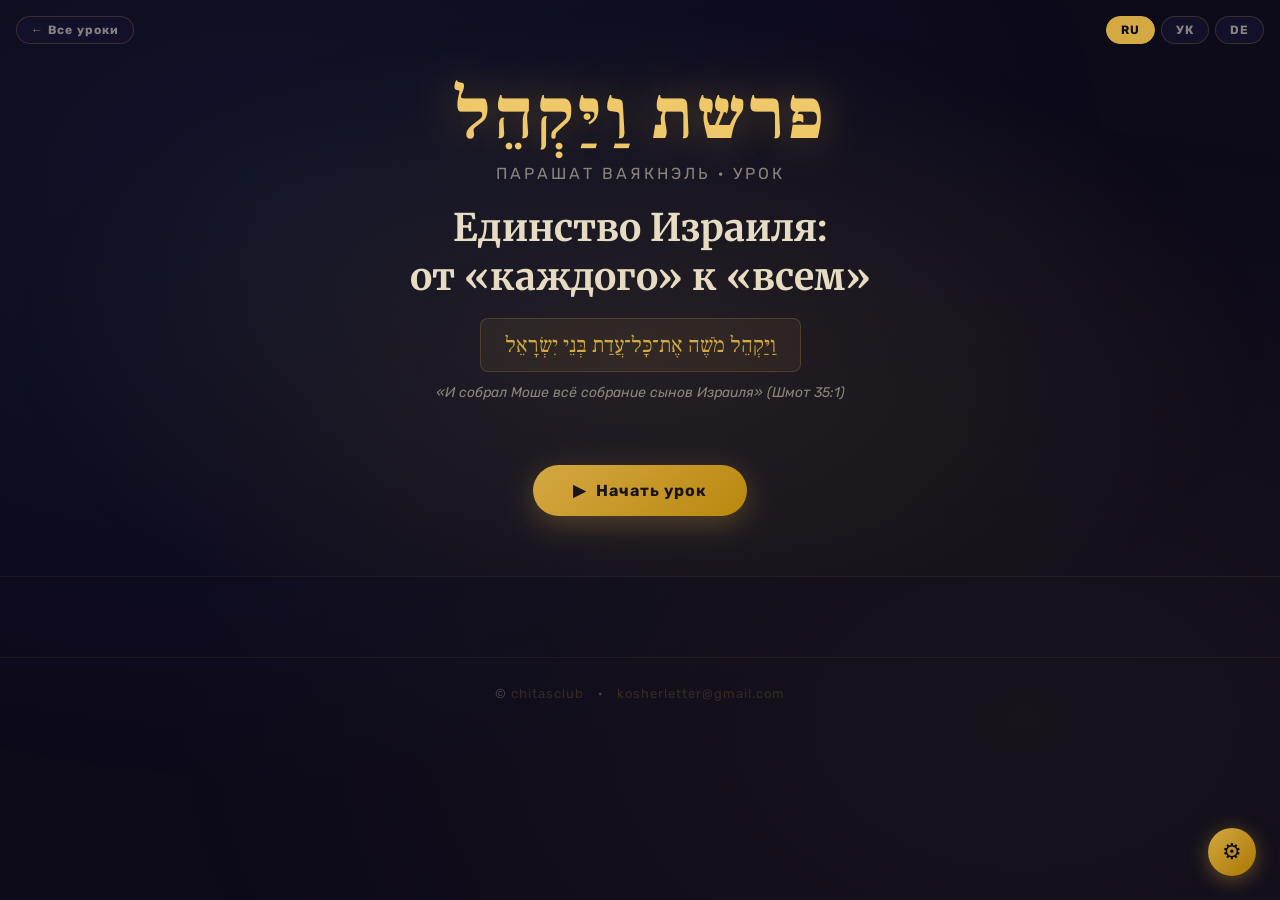
<file: chapters/Vayakhel/ru.html>
<!DOCTYPE html>
<html lang="ru">
<head>
<meta charset="UTF-8">
<meta name="viewport" content="width=device-width, initial-scale=1.0">
<title>פרשת ויקהל — Урок: Єдність Ісраелю</title>
<link href="https://fonts.googleapis.com/css2?family=Frank+Ruhl+Libre:wght@400;700;900&family=Merriweather:ital,wght@0,400;0,700;1,400&family=Rubik:wght@400;500;700&display=swap" rel="stylesheet">
<link rel="stylesheet" href="../../assets/shared.css">
<style>
/* (Variables, reset, body are in ../../assets/shared.css) */

/* (body::before gradient is in ../../assets/shared.css) */

/* Progress bar */
#progressBar {
  position:fixed; top:0; left:0; height:3px;
  background: linear-gradient(90deg, var(--gold), var(--blue2));
  transition: width 0.5s ease;
  z-index:100;
  box-shadow: 0 0 10px var(--gold);
}

/* Home button */
.home-btn {
  position:fixed; top:16px; left:16px; z-index:99;
  font-family:'Rubik',sans-serif; font-size:12px; font-weight:700;
  padding:6px 14px; border-radius:20px; border:1px solid var(--border);
  background:var(--bg2); color:var(--text-dim); cursor:pointer;
  transition:all 0.2s; letter-spacing:1px; text-decoration:none;
  display:inline-flex; align-items:center; gap:5px;
}
.home-btn:hover { background:var(--gold-dim); color:var(--text); }

/* Lang toggle */
.lang-toggle {
  position:fixed; top:16px; right:16px;
  display:flex; gap:6px; z-index:99;
}
.lang-btn {
  font-family:'Rubik',sans-serif; font-size:12px; font-weight:700;
  padding:6px 14px; border-radius:20px; border:1px solid var(--border);
  background:var(--bg2); color:var(--text-dim); cursor:pointer;
  transition:all 0.2s; letter-spacing:1px;
}
.lang-btn.active { background:var(--gold); color:#0d0a1a; border-color:var(--gold); }

/* ── HERO ── */
.hero {
  position:relative; z-index:1;
  text-align:center;
  padding: 80px 20px 60px;
  border-bottom: 1px solid var(--border-faint);
  overflow:hidden;
}

.hero::before {
  content:'';
  position:absolute; inset:0;
  background: radial-gradient(ellipse at center 60%, rgba(212,168,67,0.1) 0%, transparent 70%);
  pointer-events:none;
}

.parasha-label {
  display:inline-block;
  font-family:'Frank Ruhl Libre',serif;
  font-size:clamp(36px,8vw,72px);
  font-weight:900;
  color:var(--gold2);
  letter-spacing:4px;
  text-shadow: 0 0 40px rgba(212,168,67,0.4);
  direction:rtl;
  line-height:1;
  margin-bottom:12px;
}

.hero-sub {
  font-size:clamp(13px,2vw,16px);
  color:var(--text-dim);
  letter-spacing:3px;
  text-transform:uppercase;
  margin-bottom:20px;
}

.hero-title {
  font-family:'Merriweather',serif;
  font-size:clamp(22px,4vw,38px);
  font-weight:700;
  color:var(--text);
  line-height:1.3;
  max-width:700px;
  margin:0 auto 16px;
}

.hero-verse {
  display:inline-block;
  font-family:'Frank Ruhl Libre',serif;
  font-size:clamp(16px,2.5vw,22px);
  color:var(--gold);
  direction:rtl;
  padding: 12px 24px;
  border:1px solid var(--border);
  border-radius:8px;
  background:var(--gold-faint);
  margin-bottom:12px;
}

.hero-verse-ru {
  font-size:14px; color:var(--text-dim);
  font-style:italic; margin-bottom:32px;
}

/* Section nav dots */
.nav-dots {
  display:flex; gap:8px; justify-content:center;
  margin-bottom:32px; flex-wrap:wrap;
}
.nav-dot {
  width:10px; height:10px; border-radius:50%;
  background:var(--border);
  cursor:pointer; transition:all 0.3s;
  position:relative;
}
.nav-dot.active, .nav-dot.done { background:var(--gold); }
.nav-dot.done::after {
  content:'✓'; position:absolute; top:-20px; left:50%;
  transform:translateX(-50%); font-size:10px; color:var(--gold);
  white-space:nowrap;
}

/* Start btn */
.start-btn {
  display:inline-flex; align-items:center; gap:10px;
  background:linear-gradient(135deg,var(--gold),#b8860b);
  color:#0d0a1a; font-family:'Rubik',sans-serif;
  font-size:16px; font-weight:700;
  padding:16px 40px; border-radius:40px; border:none;
  cursor:pointer; transition:all 0.3s;
  box-shadow: 0 8px 30px rgba(212,168,67,0.3);
  letter-spacing:1px;
}
.start-btn:hover { transform:translateY(-2px); box-shadow:0 12px 40px rgba(212,168,67,0.4); }

/* ── SECTIONS ── */
.lesson-container {
  max-width:860px; margin:0 auto;
  padding:0 20px 80px;
  position:relative; z-index:1;
}

.section {
  display:none; opacity:0;
  transform:translateY(24px);
  transition:all 0.5s ease;
}
.section.active {
  display:block; opacity:1; transform:translateY(0);
}

/* Section header */
.sec-header {
  display:flex; align-items:center; gap:16px;
  margin:48px 0 28px;
  padding-bottom:16px;
  border-bottom:1px solid var(--border-faint);
}

.sec-num {
  width:44px; height:44px; border-radius:50%;
  background:linear-gradient(135deg,var(--gold),#8b6010);
  display:flex; align-items:center; justify-content:center;
  font-family:'Rubik',sans-serif; font-weight:700; font-size:18px;
  color:#0d0a1a; flex-shrink:0;
}

.sec-title-wrap {}
.sec-label {
  font-size:11px; letter-spacing:3px; color:var(--gold);
  text-transform:uppercase; margin-bottom:4px;
}
.sec-title {
  font-family:'Merriweather',serif;
  font-size:clamp(18px,3vw,26px); font-weight:700;
  color:var(--text); line-height:1.3;
}

/* Content cards */
.card {
  background:var(--card);
  border:1px solid var(--border-faint);
  border-radius:var(--radius);
  padding:24px 28px;
  margin-bottom:20px;
  position:relative;
  overflow:hidden;
}

.card::before {
  content:''; position:absolute;
  top:0; left:0; right:0; height:2px;
  background:linear-gradient(90deg,transparent,var(--gold),transparent);
  opacity:0.4;
}

.card-accent {
  border-left:3px solid var(--gold);
  background:var(--gold-faint);
}

.card p {
  font-size:clamp(15px,2vw,17px);
  line-height:1.85;
  color:var(--text);
  margin-bottom:12px;
}
.card p:last-child { margin-bottom:0; }

.card p em { color:var(--gold2); font-style:normal; font-weight:500; }
.card p strong { color:var(--gold2); }

/* Hebrew quote */
.heb-quote {
  background:rgba(212,168,67,0.08);
  border:1px solid var(--border);
  border-radius:10px;
  padding:20px 24px;
  margin:20px 0;
  direction:rtl;
  text-align:right;
}
.heb-quote .heb-text {
  font-family:'Frank Ruhl Libre',serif;
  font-size:clamp(16px,2.5vw,20px);
  color:var(--gold2);
  line-height:1.9;
  margin-bottom:10px;
}
.heb-quote .heb-src {
  font-size:12px; color:var(--text-faint);
  letter-spacing:1px; direction:rtl;
}

/* Key concept box */
.key-concept {
  display:flex; gap:16px; align-items:flex-start;
  background:var(--blue-dim);
  border:1px solid rgba(58,123,213,0.25);
  border-radius:var(--radius);
  padding:20px 24px;
  margin:20px 0;
}
.key-icon {
  font-size:28px; flex-shrink:0; margin-top:2px;
}
.key-body .key-title {
  font-weight:700; color:var(--blue2);
  font-size:15px; margin-bottom:6px;
  letter-spacing:0.5px;
}
.key-body p {
  font-size:15px; line-height:1.7;
  color:var(--text); margin:0;
}

/* Formula style */
.formula-block {
  display:flex; align-items:center;
  justify-content:center; gap:12px;
  flex-wrap:wrap;
  padding:20px;
  background:linear-gradient(135deg,rgba(212,168,67,0.08),rgba(58,123,213,0.05));
  border:1px solid var(--border);
  border-radius:var(--radius);
  margin:20px 0;
  font-family:'Merriweather',serif;
}
.f-part {
  padding:8px 18px; border-radius:8px;
  font-size:clamp(14px,2vw,18px); font-weight:700;
  text-align:center;
}
.f-and { font-size:22px; color:var(--text-faint); }
.f-eq { font-size:22px; color:var(--gold); }
.f-result {
  background:var(--gold);
  color:#0d0a1a;
  padding:10px 20px; border-radius:10px;
  font-size:clamp(14px,2vw,18px); font-weight:700;
}

/* Two columns */
.two-col {
  display:grid; grid-template-columns:1fr 1fr; gap:16px;
  margin:20px 0;
}
@media(max-width:560px){ .two-col{ grid-template-columns:1fr; } }

.col-card {
  background:var(--card);
  border:1px solid var(--border-faint);
  border-radius:10px;
  padding:18px 20px;
}
.col-card .col-title {
  font-weight:700; font-size:15px;
  margin-bottom:10px;
  display:flex; align-items:center; gap:8px;
}
.col-card p { font-size:14px; line-height:1.7; color:var(--text-dim); }

/* Navigation buttons */
.nav-btns {
  display:flex; justify-content:space-between; align-items:center;
  margin-top:40px; gap:16px; flex-wrap:wrap;
}

.btn-prev, .btn-next {
  font-family:'Rubik',sans-serif; font-weight:600;
  padding:12px 28px; border-radius:30px; border:none;
  cursor:pointer; font-size:15px; transition:all 0.25s;
  display:flex; align-items:center; gap:8px;
}
.btn-prev {
  background:transparent; color:var(--text-dim);
  border:1px solid var(--border);
}
.btn-prev:hover { background:var(--card); color:var(--text); }
.btn-next {
  background:linear-gradient(135deg,var(--gold),#a87800);
  color:#0d0a1a;
  box-shadow: 0 4px 20px rgba(212,168,67,0.25);
}
.btn-next:hover { transform:translateY(-1px); box-shadow:0 8px 28px rgba(212,168,67,0.35); }
.btn-next:disabled { opacity:0.4; cursor:not-allowed; transform:none; }

/* ── QUIZ ── */
.quiz-wrap {
  margin:28px 0;
}

.quiz-q {
  background:var(--card);
  border:1px solid var(--border-faint);
  border-radius:var(--radius);
  padding:24px 28px;
  margin-bottom:20px;
  transition:all 0.3s;
}

.quiz-q.answered-correct { border-color:var(--teal); background:rgba(46,196,182,0.07); }
.quiz-q.answered-wrong { border-color:var(--rose); background:rgba(224,92,122,0.07); }

.q-num {
  font-size:11px; letter-spacing:2px; color:var(--text-faint);
  text-transform:uppercase; margin-bottom:10px;
}

.q-text {
  font-family:'Merriweather',serif;
  font-size:clamp(15px,2vw,18px);
  font-weight:700; color:var(--text);
  line-height:1.5; margin-bottom:18px;
}

.q-options {
  display:flex; flex-direction:column; gap:10px;
}

.q-opt {
  background:rgba(255,255,255,0.04);
  border:1.5px solid rgba(255,255,255,0.1);
  border-radius:10px;
  padding:12px 18px;
  cursor:pointer;
  font-size:15px; color:var(--text);
  transition:all 0.2s; text-align:left;
  font-family:'Rubik',sans-serif;
  display:flex; align-items:center; gap:10px;
}
.q-opt:hover:not(:disabled) {
  border-color:var(--gold); background:var(--gold-faint);
  transform:translateX(4px);
}
.q-opt.correct {
  border-color:var(--teal); background:rgba(46,196,182,0.12);
  color:#a0f0e8;
}
.q-opt.wrong {
  border-color:var(--rose); background:rgba(224,92,122,0.12);
  color:#f0a0b0;
}
.q-opt:disabled { cursor:default; transform:none; }

.q-opt .opt-icon { font-size:18px; flex-shrink:0; }

.q-feedback {
  margin-top:14px; padding:12px 16px;
  border-radius:8px; font-size:14px;
  line-height:1.6; display:none;
}
.q-feedback.show { display:block; }
.q-feedback.correct-fb { background:rgba(46,196,182,0.1); color:#80e8df; border:1px solid rgba(46,196,182,0.2); }
.q-feedback.wrong-fb { background:rgba(224,92,122,0.1); color:#f0b0c0; border:1px solid rgba(224,92,122,0.2); }

/* Score */
.score-bar {
  display:flex; align-items:center; gap:12px;
  margin-bottom:24px;
  background:var(--gold-faint);
  border:1px solid var(--border);
  border-radius:10px;
  padding:12px 20px;
}
.score-label { font-size:13px; color:var(--text-dim); }
.score-val { font-weight:700; color:var(--gold2); font-size:20px; }
.score-progress {
  flex:1; height:6px; background:rgba(255,255,255,0.08);
  border-radius:3px; overflow:hidden;
}
.score-fill {
  height:100%; border-radius:3px;
  background:linear-gradient(90deg,var(--gold),var(--blue2));
  transition:width 0.5s ease;
}

/* ── FINAL RESULT ── */
.result-screen {
  display:none;
  text-align:center; padding:48px 20px;
}
.result-screen.show { display:block; }

.result-star {
  font-size:72px; margin-bottom:16px;
  animation:starPop 0.6s cubic-bezier(0.34,1.56,0.64,1) both;
}
@keyframes starPop {
  from { transform:scale(0) rotate(-30deg); opacity:0; }
  to { transform:scale(1) rotate(0); opacity:1; }
}

.result-title {
  font-family:'Merriweather',serif;
  font-size:clamp(24px,4vw,36px); font-weight:700;
  color:var(--gold2); margin-bottom:12px;
}
.result-sub {
  font-size:16px; color:var(--text-dim);
  max-width:500px; margin:0 auto 32px;
  line-height:1.6;
}
.result-score-big {
  font-size:64px; font-weight:700;
  color:var(--gold); font-family:'Rubik',sans-serif;
  line-height:1; margin-bottom:8px;
}
.result-score-label {
  font-size:14px; color:var(--text-faint); letter-spacing:2px;
  margin-bottom:36px;
}

.restart-btn {
  background:linear-gradient(135deg,var(--blue),#1a4a90);
  color:#fff; font-family:'Rubik',sans-serif;
  font-size:15px; font-weight:600;
  padding:14px 36px; border-radius:30px; border:none;
  cursor:pointer; transition:all 0.2s;
  box-shadow:0 6px 24px rgba(58,123,213,0.3);
}
.restart-btn:hover { transform:translateY(-2px); }

/* ── HIGHLIGHT / ANIMATE ── */
.fade-in {
  animation:fadeInUp 0.5s ease both;
}
@keyframes fadeInUp {
  from { opacity:0; transform:translateY(16px); }
  to { opacity:1; transform:translateY(0); }
}

/* responsive */
@media(max-width:480px){
  .card { padding:18px 16px; }
  .heb-quote { padding:16px 16px; }
  .nav-btns { justify-content:center; }
}

/* ── Settings button & panel ── */
/* ── Footer ── */
/* (These styles are in ../../assets/shared.css) */

/* ── Continue reading button ── */
.continue-btn {
  display: none;
  align-items: center;
  gap: 10px;
  background: transparent;
  border: 1px solid var(--border);
  color: var(--text-dim);
  font-family: 'Rubik', sans-serif;
  font-size: 14px;
  font-weight: 500;
  padding: 12px 30px;
  border-radius: 40px;
  cursor: pointer;
  transition: all 0.3s;
  letter-spacing: 0.5px;
  margin-top: 12px;
}
.continue-btn:hover { border-color: var(--gold); color: var(--gold2); }
.continue-btn.shown { display: inline-flex; }

/* ── TOC Sidebar ── */
.toc-sidebar {
  position: fixed;
  left: 12px;
  top: 50%;
  transform: translateY(-50%);
  z-index: 90;
  display: none;
}
.toc-sidebar.visible { display: block; }
.toc-toggle-btn {
  width: 40px; height: 40px;
  border-radius: 10px;
  border: 1px solid var(--border);
  background: var(--bg2);
  color: var(--gold);
  font-size: 18px;
  cursor: pointer;
  display: flex; align-items: center; justify-content: center;
  transition: all 0.2s;
  box-shadow: 0 4px 16px rgba(0,0,0,0.3);
}
.toc-toggle-btn:hover { background: var(--gold-dim); }
.toc-panel {
  position: absolute;
  left: 0;
  top: 48px;
  width: 230px;
  background: #1a1630;
  border: 1px solid var(--border);
  border-radius: 12px;
  padding: 14px 12px;
  box-shadow: 0 8px 32px rgba(0,0,0,0.5);
  opacity: 0;
  pointer-events: none;
  transform: translateX(-8px);
  transition: opacity 0.2s, transform 0.2s;
}
.toc-panel.open { opacity: 1; pointer-events: all; transform: translateX(0); }
.toc-panel-title {
  font-size: 10px;
  letter-spacing: 3px;
  color: var(--gold);
  text-transform: uppercase;
  margin-bottom: 10px;
  padding-bottom: 8px;
  border-bottom: 1px solid var(--border-faint);
}
.toc-item {
  display: block;
  width: 100%;
  text-align: left;
  background: transparent;
  border: none;
  color: var(--text-dim);
  font-size: 12px;
  font-family: 'Rubik', sans-serif;
  padding: 5px 8px;
  border-radius: 6px;
  cursor: pointer;
  transition: all 0.15s;
  margin-bottom: 2px;
  line-height: 1.4;
}
.toc-item:hover { background: var(--gold-dim); color: var(--text); }
.toc-item.toc-current { color: var(--gold2); background: var(--gold-faint); font-weight: 600; }
.toc-item.toc-done { color: var(--text-faint); }
@media (max-width: 920px) { .toc-sidebar { display: none !important; } }

/* ── Quick Read mode ── */
.quick-read .card:not(.card-accent) { display: none; }
.quick-read .two-col { display: none; }
.quick-read .formula-block { display: none; }
</style>
</head>
<body>

<div id="progressBar" style="width:0%"></div>

<a class="home-btn" href="../../index.html">← Все уроки</a>

<div class="lang-toggle">
  <button class="lang-btn active" onclick="setLang('ru')" id="btnRu">RU</button>
  <button class="lang-btn" onclick="setLang('uk')" id="btnUk">УК</button>
  <button class="lang-btn" onclick="setLang('de')" id="btnDe">DE</button>
</div>

<!-- HERO -->
<div class="hero" id="heroSection">
  <div class="parasha-label">פרשת וַיַּקְהֵל</div>
  <div class="hero-sub" id="h-sub">Парашат Ваякhэль · Урок</div>
  <div class="hero-title" id="h-title">Единство Израиля:<br>от «каждого» к «всем»</div>
  <div class="hero-verse">וַיַּקְהֵל מֹשֶׁה אֶת־כָּל־עֲדַת בְּנֵי יִשְׂרָאֵל</div>
  <div class="hero-verse-ru" id="h-verse-ru">«И собрал Моше всё собрание сынов Израиля» (Шмот 35:1)</div>
  <div class="nav-dots" id="navDots"></div>
  <button class="start-btn" onclick="startLesson()">
    <span>▶</span>
    <span id="h-start">Начать урок</span>
  </button>
  <br>
  <button class="continue-btn" id="continueBtn" onclick="continueLesson()">
    <span>↩</span>
    <span id="continueBtnLabel">Продолжить урок</span>
  </button>
</div>

<!-- LESSON CONTAINER -->
<div class="lesson-container" id="lessonContainer" style="display:none">

  <!-- SECTION 1 -->
  <div class="section" id="sec-1">
    <div class="sec-header">
      <div class="sec-num">1</div>
      <div class="sec-title-wrap">
        <div class="sec-label" id="s1-label">Тема урока</div>
        <div class="sec-title" id="s1-title">Почему парашá называется «Ваякhэль»?</div>
      </div>
    </div>

    <div class="card fade-in">
      <p id="s1-p1">Парашат «Ваякhэль» рассказывает о том, как Моше Рабейну <em>собрал всех сынов Израиля</em>, чтобы заповедать им о соблюдении Шаббата и построении Мишкана (Скинии).</p>
      <p id="s1-p2">На первый взгляд, это «собрание» — лишь вступление, технический этап перед передачей заповеди. Почему же вся парашá названа именно в честь этого момента?</p>
    </div>

    <div class="heb-quote fade-in">
      <div class="heb-text">שֵׁם הַפָּרָשָׁה מְלַמֵּד עַל הַחֲשִׁיבוּת שֶׁיֵּשׁ בְּאַחְדוּת יִשְׂרָאֵל</div>
      <div class="heb-src">— שיחת ש"פ ויקהל תשנ"ב</div>
    </div>

    <div class="card card-accent fade-in">
      <p id="s1-p3"><strong>Ответ Ребе:</strong> название параши учит нас, что <em>само единство</em> — это не просто «подготовка». Это — главная ценность и цель. Когда весь Израиль собирается вместе, это само по себе является великим свершением.</p>
    </div>

    <div class="key-concept fade-in">
      <div class="key-icon">🕍</div>
      <div class="key-body">
        <div class="key-title" id="s1-key-title">Ключевая идея</div>
        <p id="s1-key">Имя параши — это послание: <strong style="color:var(--gold2)">единство — это не средство, а цель.</strong> Весь Израиль как одно целое — это не просто организационный вопрос, а духовная реальность.</p>
      </div>
    </div>

    <div class="nav-btns">
      <div></div>
      <button class="btn-next" onclick="nextSection()">
        <span id="btn-next-1">Далее</span> <span>→</span>
      </button>
    </div>
  </div>

  <!-- SECTION 2 -->
  <div class="section" id="sec-2">
    <div class="sec-header">
      <div class="sec-num">2</div>
      <div class="sec-title-wrap">
        <div class="sec-label" id="s2-label">Глубина понятия</div>
        <div class="sec-title" id="s2-title">Что такое настоящее единство?</div>
      </div>
    </div>

    <div class="card fade-in">
      <p id="s2-p1">Есть два уровня единства Израиля:</p>
    </div>

    <div class="two-col fade-in">
      <div class="col-card" style="border-top:3px solid var(--blue2)">
        <div class="col-title" style="color:var(--blue2)"><span>📋</span> <span id="s2-col1-title">Техническое единство</span></div>
        <p id="s2-col1-p">Когда большое количество евреев <em>физически</em> собирается вместе. Это внешний уровень — «ваякhэль» как факт.</p>
      </div>
      <div class="col-card" style="border-top:3px solid var(--gold)">
        <div class="col-title" style="color:var(--gold2)"><span>💫</span> <span id="s2-col2-title">Идейное единство</span></div>
        <p id="s2-col2-p">Когда мы <em>воспринимаем</em> весь народ Израиля как одну общую реальность, одно целое. Это внутренний, более глубокий уровень.</p>
      </div>
    </div>

    <div class="card fade-in">
      <p id="s2-p2">Ребе объясняет: истинное единство основано на понимании того, что <em>каждый еврей — это «часть Б-га свыше»</em> (חֵלֶק אֱלֹוקַּה מִמַּעַל). Это не метафора — это буквальная духовная реальность.</p>
    </div>

    <div class="formula-block fade-in">
      <div class="f-part" style="background:var(--blue-dim);border:1px solid rgba(91,156,246,0.3);color:var(--blue2)">Еврей А<br><small>חלק א'</small></div>
      <div class="f-and">+</div>
      <div class="f-part" style="background:var(--blue-dim);border:1px solid rgba(91,156,246,0.3);color:var(--blue2)">Еврей Б<br><small>חלק ב'</small></div>
      <div class="f-eq">=</div>
      <div class="f-result">Одна Реальность<br><small style="font-weight:400">מציאות אחת</small></div>
    </div>

    <div class="key-concept fade-in" style="background:rgba(212,168,67,0.08);border-color:rgba(212,168,67,0.25)">
      <div class="key-icon">✨</div>
      <div class="key-body">
        <div class="key-title" style="color:var(--gold2)" id="s2-key-title">Важно понять</div>
        <p id="s2-key">Это единство — <strong style="color:var(--gold2)">не искусственное и не вынужденное.</strong> Оно существует само по себе, как природная реальность. Мы лишь <em>раскрываем</em> то, что уже есть.</p>
      </div>
    </div>

    <div class="nav-btns">
      <button class="btn-prev" onclick="prevSection()">← <span id="btn-prev-2">Назад</span></button>
      <button class="btn-next" onclick="nextSection()"><span id="btn-next-2">Далее</span> →</button>
    </div>
  </div>

  <!-- SECTION 3 -->
  <div class="section" id="sec-3">
    <div class="sec-header">
      <div class="sec-num">3</div>
      <div class="sec-title-wrap">
        <div class="sec-label" id="s3-label">Порядок парашот</div>
        <div class="sec-title" id="s3-title">«Ваякhэль» до «Пкудей»: важный порядок</div>
      </div>
    </div>

    <div class="two-col fade-in">
      <div class="col-card" style="border-top:3px solid var(--gold)">
        <div class="col-title" style="color:var(--gold2)"><span>🤝</span> <span id="s3-col1-title">Ваякhэль = Единство</span></div>
        <p id="s3-col1-p">Вся общность Израиля как единая реальность. «Мы» важнее «я».</p>
      </div>
      <div class="col-card" style="border-top:3px solid var(--teal)">
        <div class="col-title" style="color:var(--teal)"><span>🔢</span> <span id="s3-col2-title">Пкудей = Детали</span></div>
        <p id="s3-col2-p">Детальный подсчёт пожертвований. Важность каждого конкретного человека и его вклада.</p>
      </div>
    </div>

    <div class="card fade-in">
      <p id="s3-p1">Парашат «Пкудей» занимается <em>подсчётом</em> деталей пожертвований для Мишкана. Каждый элемент рассматривается отдельно — это выражает ценность каждой личности.</p>
      <p id="s3-p2">Но «Ваякhэль» идёт <em>первой</em>! В этом скрыт важный посыл:</p>
    </div>

    <div class="card card-accent fade-in">
      <p id="s3-p3"><strong>Сначала — единство</strong> (шаг первый), и <em>потом</em> — личная ценность каждого (шаг второй). Твоя личная ценность не исчезает, но она строится <em>на фундаменте</em> принадлежности к общему.</p>
    </div>

    <div class="formula-block fade-in">
      <div class="f-part" style="background:var(--gold-faint);border:1px solid var(--border);color:var(--gold2)">Шаг 1<br><small>ויקהל: Единство</small></div>
      <div class="f-eq">→</div>
      <div class="f-part" style="background:rgba(46,196,182,0.08);border:1px solid rgba(46,196,182,0.3);color:var(--teal)">Шаг 2<br><small>פקודי: Личность</small></div>
      <div class="f-eq">=</div>
      <div class="f-result">Полная картина<br><small style="font-weight:400">שלמות</small></div>
    </div>

    <div class="nav-btns">
      <button class="btn-prev" onclick="prevSection()">← <span id="btn-prev-3">Назад</span></button>
      <button class="btn-next" onclick="nextSection()"><span id="btn-next-3">Далее</span> →</button>
    </div>
  </div>

  <!-- SECTION 4 -->
  <div class="section" id="sec-4">
    <div class="sec-header">
      <div class="sec-num">4</div>
      <div class="sec-title-wrap">
        <div class="sec-label" id="s4-label">Практика</div>
        <div class="sec-title" id="s4-title">Единство в молитве: урок Алтер Ребе</div>
      </div>
    </div>

    <div class="card fade-in">
      <p id="s4-p1">Ребе приводит практический пример из порядка молитвы. Алтер Ребе написал в своём Сидуре, что <em>перед молитвой</em> правильно произносить:</p>
    </div>

    <div class="heb-quote fade-in">
      <div class="heb-text">הֲרֵינִי מְקַבֵּל עָלַי מִצְוַת עֲשֵׂה שֶׁל וְאָהַבְתָּ לְרֵעֲךָ כָּמוֹךָ</div>
      <div class="heb-src">— סידור אדמו"ר הזקן</div>
    </div>

    <div class="card fade-in">
      <p id="s4-p2">Молитва — это время, когда человек обращается к Б-гу с <em>личными</em> просьбами («пкудей»). Казалось бы, он думает о себе.</p>
      <p id="s4-p3">Но <strong>до</strong> молитвы мы принимаем на себя заповедь любви к ближнему — тем самым показывая, что не видим себя <em>отдельной</em> реальностью, а частью всего народа Израиля.</p>
    </div>

    <div class="key-concept fade-in">
      <div class="key-icon">🙏</div>
      <div class="key-body">
        <div class="key-title" id="s4-key-title">Почему молитва во множественном числе?</div>
        <p id="s4-key">Поэтому большинство молитв произносится в форме «мы», а не «я» — «благослови нас», «прости нас». Мы молимся как часть всего Израиля, и это усиливает нашу молитву.</p>
      </div>
    </div>

    <div class="nav-btns">
      <button class="btn-prev" onclick="prevSection()">← <span id="btn-prev-4">Назад</span></button>
      <button class="btn-next" onclick="nextSection()"><span id="btn-next-4">Далее</span> →</button>
    </div>
  </div>

  <!-- SECTION 5 -->
  <div class="section" id="sec-5">
    <div class="sec-header">
      <div class="sec-num">5</div>
      <div class="sec-title-wrap">
        <div class="sec-label" id="s5-label">Вопрос</div>
        <div class="sec-title" id="s5-title">Как любить того, кого никогда не видел?</div>
      </div>
    </div>

    <div class="card fade-in">
      <p id="s5-p1">Алтер Ребе учит: заповедь «Ваэhавта лерэаха камоха» («Возлюби ближнего как самого себя») распространяется даже на <em>еврея, которого ты никогда не видел</em>.</p>
    </div>

    <div class="heb-quote fade-in">
      <div class="heb-text">מִצְוַת אַהֲבַת יִשְׂרָאֵל הִיא לְיָלִיד עַם יִשְׂרָאֵל אֲשֶׁר מֵעוֹלָם לֹא רָאָה אוֹתוֹ</div>
      <div class="heb-src">— היום יום, בשם אדמו"ר הזקן</div>
    </div>

    <div class="card fade-in">
      <p id="s5-p2">Как это возможно? Разве можно любить незнакомца?</p>
      <p id="s5-p3"><strong>Ответ:</strong> Любовь к Израилю — это не та любовь, что строится на знакомстве или симпатии. Она основана на <em>общей душе</em> — на том, что каждый еврей является частью одной Б-жественной реальности.</p>
    </div>

    <div class="two-col fade-in">
      <div class="col-card" style="border-top:3px solid var(--rose)">
        <div class="col-title" style="color:var(--rose)"><span>❌</span> <span id="s5-col1-title">Обычная любовь</span></div>
        <p id="s5-col1-p">Основана на близости, знакомстве, симпатии. Зависит от того, насколько ты знаешь человека.</p>
      </div>
      <div class="col-card" style="border-top:3px solid var(--gold)">
        <div class="col-title" style="color:var(--gold2)"><span>✨</span> <span id="s5-col2-title">Любовь к Израилю</span></div>
        <p id="s5-col2-p">Основана на общей Б-жественной душе. Не зависит от знакомства — мы одна семья.</p>
      </div>
    </div>

    <div class="card card-accent fade-in">
      <p id="s5-p4">Ребе добавляет: уровень <em>практической</em> обязанности по отношению к ближнему — выше, чем к дальнему (как в законах цдаки — сначала родственники, потом жители города). Но <strong>внутренняя связь</strong> одинакова со всеми евреями мира.</p>
    </div>

    <div class="nav-btns">
      <button class="btn-prev" onclick="prevSection()">← <span id="btn-prev-5">Назад</span></button>
      <button class="btn-next" onclick="nextSection()"><span id="btn-next-5">Далее</span> →</button>
    </div>
  </div>

  <!-- SECTION 6: Забота и критика -->
  <div class="section" id="sec-6">
    <div class="sec-header">
      <div class="sec-num">6</div>
      <div class="sec-title-wrap">
        <div class="sec-label" id="s6b-label">Забота о другом</div>
        <div class="sec-title" id="s6b-title">Забота и критика: когда можно говорить?</div>
      </div>
    </div>

    <div class="card fade-in">
      <p id="s6b-p1">Среди хасидов было принято на внутренних фарбренгенах <em>указывать друг другу на недостатки</em> — из любви и заботы. Как отец делает замечание сыну из любви — так и хасиды ощущали себя одной семьёй.</p>
      <p id="s6b-p2">Но Ребе предупреждает: забота и желание исправить другого <em>должны выражаться правильно</em>, с большой осторожностью — чтобы не причинить вред.</p>
    </div>

    <div class="heb-quote fade-in">
      <div class="heb-text">הוֹכָחָה זוֹ בְּעֵת הַהִתְוַועֲדוּת הִיא רַק עַל דְּבָרִים שֶׁאֵין בָּהֶם מִשּׁוּם הַלְבָּנַת פָּנִים</div>
      <div class="heb-src">— היום יום</div>
    </div>

    <div class="card fade-in">
      <p id="s6b-p3">Ребе проводит важное различие: в работе над <em>собой</em> нужны оба направления — «сур мера» (избегай зла) и «асэ тов» (делай добро). Но в отношении <em>других</em> — главная задача только позитивная: давать, помогать, поддерживать.</p>
    </div>

    <div class="formula-block fade-in">
      <div style="display:flex;flex-direction:column;gap:10px;width:100%">
        <div style="display:flex;align-items:center;gap:12px;flex-wrap:wrap;justify-content:center">
          <div class="f-part" style="background:rgba(46,196,182,0.1);border:1px solid rgba(46,196,182,0.3);color:var(--teal)">Работа над собой</div>
          <div class="f-eq">=</div>
          <div class="f-part" style="background:rgba(224,92,122,0.1);border:1px solid rgba(224,92,122,0.3);color:var(--rose)">«Сур мера»<br><small>избегай зла</small></div>
          <div class="f-and">+</div>
          <div class="f-part" style="background:var(--gold-faint);border:1px solid var(--border);color:var(--gold2)">«Асэ тов»<br><small>делай добро</small></div>
        </div>
        <div style="display:flex;align-items:center;gap:12px;flex-wrap:wrap;justify-content:center">
          <div class="f-part" style="background:rgba(91,156,246,0.1);border:1px solid rgba(91,156,246,0.3);color:var(--blue2)">В отношении других</div>
          <div class="f-eq">=</div>
          <div class="f-result">Только «Асэ тов» ✦<br><small style="font-weight:400">давать · помогать · поддерживать</small></div>
        </div>
      </div>
    </div>

    <div class="nav-btns">
      <button class="btn-prev" onclick="prevSection()">← <span id="btn-prev-6b">Назад</span></button>
      <button class="btn-next" onclick="nextSection()"><span id="btn-next-6b">Далее</span> →</button>
    </div>
  </div>

  <!-- SECTION 7: 4 условия критики -->
  <div class="section" id="sec-7">
    <div class="sec-header">
      <div class="sec-num">7</div>
      <div class="sec-title-wrap">
        <div class="sec-label" id="s7-label">Правила критики</div>
        <div class="sec-title" id="s7-title">4 условия — когда критика уместна</div>
      </div>
    </div>

    <div class="card fade-in">
      <p id="s7-p1">Ребе формулирует чёткие условия. Прежде чем высказать замечание другому человеку, нужно проверить все четыре:</p>
    </div>

    <div class="card fade-in" style="border-left:3px solid var(--rose)">
      <div style="display:flex;align-items:flex-start;gap:14px;margin-bottom:14px">
        <div style="width:32px;height:32px;border-radius:50%;background:var(--rose);color:#fff;display:flex;align-items:center;justify-content:center;font-weight:700;flex-shrink:0">א</div>
        <div>
          <div style="font-weight:700;color:var(--rose);margin-bottom:4px" id="s7-cond1-title">Только «избранные» — не каждый</div>
          <p id="s7-cond1-p">В нашем поколении люди с трудом принимают критику. Делать замечания — задача не каждого, а лишь тех, чья <em>роль требует этого</em> и кто способен принести пользу. Критика ради критики — запрещена.</p>
        </div>
      </div>
      <div style="display:flex;align-items:flex-start;gap:14px;margin-bottom:14px">
        <div style="width:32px;height:32px;border-radius:50%;background:var(--gold);color:#0d0a1a;display:flex;align-items:center;justify-content:center;font-weight:700;flex-shrink:0">ב</div>
        <div>
          <div style="font-weight:700;color:var(--gold2);margin-bottom:4px" id="s7-cond2-title">Мягко и с любовью — «дарей ноам»</div>
          <p id="s7-cond2-p">Слова должны быть сердечными, мягкими и сближающими. Жёсткий тон не только не поможет — он оттолкнёт человека и закрепит его в прежней позиции.</p>
        </div>
      </div>
      <div style="display:flex;align-items:flex-start;gap:14px;margin-bottom:14px">
        <div style="width:32px;height:32px;border-radius:50%;background:var(--teal);color:#0d0a1a;display:flex;align-items:center;justify-content:center;font-weight:700;flex-shrink:0">ג</div>
        <div>
          <div style="font-weight:700;color:var(--teal);margin-bottom:4px" id="s7-cond3-title">Правильный момент</div>
          <p id="s7-cond3-p">Не каждое время подходит для критики. Нужно выбирать <em>подходящий момент</em> с осторожностью и терпением.</p>
        </div>
      </div>
      <div style="display:flex;align-items:flex-start;gap:14px">
        <div style="width:32px;height:32px;border-radius:50%;background:var(--blue2);color:#0d0a1a;display:flex;align-items:center;justify-content:center;font-weight:700;flex-shrink:0">ד</div>
        <div>
          <div style="font-weight:700;color:var(--blue2);margin-bottom:4px" id="s7-cond4-title">Отношения как «отец и сын»</div>
          <p id="s7-cond4-p">Мудрецы сказали: «Не любит сына тот, кто жалеет розгу». Отец критикует из любви и заботы о росте сына. <em>Только в таких отношениях</em> — из искренней любви — критика уместна.</p>
        </div>
      </div>
    </div>

    <div class="heb-quote fade-in">
      <div class="heb-text">כְּשֶׁרוֹצִים לְהַשְׁפִּיעַ עַל אֲנָשִׁים... כְּשֶׁהַדְּבָרִים נֶאֱמָרִים בְּדַרְכֵי נֹעַם וּבְדַרְכֵי שָׁלוֹם הֵם מִתְקַבְּלִים הַרְבֵּה יוֹתֵר</div>
      <div class="heb-src">— שיחת ש"פ ויקהל תשנ"ב</div>
    </div>

    <div class="key-concept fade-in">
      <div class="key-icon">💡</div>
      <div class="key-body">
        <div class="key-title" id="s7-key-title">Вывод Ребе</div>
        <p id="s7-key">По мере роста отношений — когда оба уже «взрослые», оба равны как <em>«часть Б-га свыше»</em> — даже отцовская критика уступает месту взгляду только с позитивной стороны.</p>
      </div>
    </div>

    <div class="nav-btns">
      <button class="btn-prev" onclick="prevSection()">← <span id="btn-prev-7">Назад</span></button>
      <button class="btn-next" onclick="nextSection()"><span id="btn-next-7">Далее</span> →</button>
    </div>
  </div>

  <!-- SECTION 8: Единство приближает Геулу -->
  <div class="section" id="sec-8">
    <div class="sec-header">
      <div class="sec-num">8</div>
      <div class="sec-title-wrap">
        <div class="sec-label" id="s8-label">Единство и Геула</div>
        <div class="sec-title" id="s8-title">Единство Израиля приближает Освобождение</div>
      </div>
    </div>

    <div class="card fade-in">
      <p id="s8-p1">В год, когда «Ваякhэль» читается отдельно от «Пкудей», у нас есть <em>целая неделя</em>, посвящённая исключительно теме любви к Израилю. Это особая возможность.</p>
    </div>

    <div class="two-col fade-in">
      <div class="col-card" style="border-top:3px solid var(--gold)">
        <div class="col-title" style="color:var(--gold2)"><span>🤝</span> <span id="s8-col1-title">Решение вместе</span></div>
        <p id="s8-col1-p">Когда решение об укреплении в любви к Израилю принимается <em>публично</em> — в присутствии других евреев — оно получает силу общего.</p>
      </div>
      <div class="col-card" style="border-top:3px solid var(--teal)">
        <div class="col-title" style="color:var(--teal)"><span>🕯</span> <span id="s8-col2-title">Решение в одиночестве</span></div>
        <p id="s8-col2-p">Личное решение тоже важно. Но публичное решение обретает дополнительную силу — силу общины.</p>
      </div>
    </div>

    <div class="card card-accent fade-in">
      <p id="s8-p2">Бейт hаМикдаш был разрушен из-за <em>беспричинной ненависти</em>. И будет отстроен благодаря <em>беспричинной любви</em> — «аhават хинам». Каждое укрепление в любви к Израилю приближает Геулу.</p>
    </div>

    <div class="heb-quote fade-in">
      <div class="heb-text">עִקַּר הָעִנְיָן דְּ"וַיַּקְהֵל" שֶׁצָּרִיךְ לִהְיוֹת תֵּיכֶף וּמִיָּד מַמָּשׁ הוּא "הַקְהָלַת כָּל בְּנֵי יִשְׂרָאֵל" לְ"קָהָל גָּדוֹל" בְּקִיבּוּץ גָּלֻיּוֹת!</div>
      <div class="heb-src">— שיחת ש"פ ויקהל תשנ"ב</div>
    </div>

    <div class="key-concept fade-in" style="background:rgba(212,168,67,0.08);border-color:rgba(212,168,67,0.3)">
      <div class="key-icon">🌟</div>
      <div class="key-body">
        <div class="key-title" style="color:var(--gold2)" id="s8-key-title">Главный вывод урока</div>
        <p id="s8-key">Главное «ваякhэль» которое должно произойти немедленно — это <strong style="color:var(--gold2)">собрание всего Израиля</strong> в великом собрании — Кибуц Галуёт, полное Освобождение!</p>
      </div>
    </div>

    <div class="nav-btns">
      <button class="btn-prev" onclick="prevSection()">← <span id="btn-prev-8">Назад</span></button>
      <button class="btn-next" onclick="nextSection()"><span id="btn-next-8">К викторине</span> →</button>
    </div>
  </div>

  <!-- SECTION 9: QUIZ Part 2 -->
  <div class="section" id="sec-9">
    <div class="sec-header">
      <div class="sec-num">✦</div>
      <div class="sec-title-wrap">
        <div class="sec-label" id="s9-label">Мини-Викторина — Часть 2</div>
        <div class="sec-title" id="s9-title">Проверь себя — Мини-Викторина</div>
      </div>
    </div>

    <div class="score-bar fade-in">
      <span class="score-label" id="score-label-2">Правильных ответов:</span>
      <span class="score-val" id="scoreVal2">0 / 5</span>
      <div class="score-progress"><div class="score-fill" id="scoreFill2" style="width:0%"></div></div>
    </div>

    <div class="quiz-wrap" id="quizWrap2"></div>

    <div class="nav-btns">
      <button class="btn-prev" onclick="prevSection()">← <span id="btn-prev-9">Назад</span></button>
      <button class="btn-next" id="finishBtn2" onclick="showResult()" disabled>
        <span id="btn-finish2">Завершить урок</span> 🎓
      </button>
    </div>
  </div>

  <!-- OLD SECTION 6 is now SECTION 10 (part 1 quiz) — hidden, replaced above -->
  <!-- SECTION 10: QUIZ Part 1 (original) -->
  <div class="section" id="sec-10">
    <div class="sec-header">
      <div class="sec-num">✦</div>
      <div class="sec-title-wrap">
        <div class="sec-label" id="s6-label">Мини-Викторина — Часть 1</div>
        <div class="sec-title" id="s6-title">Проверь себя — Мини-Викторина</div>
      </div>
    </div>

    <div class="score-bar fade-in">
      <span class="score-label" id="score-label">Правильных ответов:</span>
      <span class="score-val" id="scoreVal">0 / 5</span>
      <div class="score-progress"><div class="score-fill" id="scoreFill" style="width:0%"></div></div>
    </div>

    <div class="quiz-wrap" id="quizWrap"></div>

    <div class="nav-btns" id="quizNavBtns">
      <button class="btn-prev" onclick="prevSection()">← <span id="btn-prev-6">Назад</span></button>
      <button class="btn-next" id="finishBtn" onclick="nextSection()" disabled>
        <span id="btn-finish">Далее →</span>
      </button>
    </div>
  </div>


</div>

<!-- RESULT -->
<div class="lesson-container">
  <div class="result-screen" id="resultScreen">
    <div class="result-star" id="resultStar">⭐</div>
    <div class="result-title" id="result-title">Урок завершён!</div>
    <div class="result-score-big" id="resultScoreBig">0</div>
    <div class="result-score-label" id="result-score-label">из 5 правильных</div>
    <div class="result-sub" id="result-sub">Молодец! Ты познакомился с глубокими идеями парашат Ваякhэль о единстве Израиля.</div>
    <button class="restart-btn" onclick="restartLesson()" id="btn-restart">↺ Начать снова</button>
    <div style="margin-top:24px;padding-top:20px;border-top:1px solid rgba(212,168,67,0.15)">
      <div style="font-size:11px;letter-spacing:3px;color:rgba(232,224,204,0.25);text-transform:uppercase;margin-bottom:12px">Следующий урок</div>
      <a href="../Pekudei/ru.html" style="display:inline-flex;align-items:center;gap:8px;background:rgba(212,168,67,0.18);border:1px solid rgba(212,168,67,0.2);color:#f0c96a;font-family:'Rubik',sans-serif;font-size:14px;font-weight:600;padding:12px 24px;border-radius:30px;text-decoration:none;transition:all 0.2s;" onmouseover="this.style.background='rgba(212,168,67,0.07)';this.style.transform='translateY(-2px)'" onmouseout="this.style.background='rgba(212,168,67,0.18)';this.style.transform='none'">
        Пкудей: секрет возведения Мишкана →
      </a>
    </div>
  </div>
</div>

<script>
// ─── TRANSLATIONS ───
const T = {
  ru: {
    'h-sub': 'Парашат Ваякhэль · Урок',
    'h-title': 'Единство Израиля:<br>от «каждого» к «всем»',
    'h-verse-ru': '«И собрал Моше всё собрание сынов Израиля» (Шмот 35:1)',
    'h-start': 'Начать урок',
    's1-label':'Тема урока','s1-title':'Почему парашá называется «Ваякhэль»?',
    's1-p1':'Парашат «Ваякhэль» рассказывает о том, как Моше Рабейну <em>собрал всех сынов Израиля</em>, чтобы заповедать им о соблюдении Шаббата и построении Мишкана.',
    's1-p2':'На первый взгляд, это «собрание» — лишь вступление, технический этап перед передачей заповеди. Почему же вся парашá названа именно в честь этого момента?',
    's1-p3':'<strong>Ответ Ребе:</strong> название параши учит нас, что <em>само единство</em> — это не просто «подготовка». Это — главная ценность и цель.',
    's1-key-title':'Ключевая идея',
    's1-key':'Имя параши — это послание: <strong style="color:var(--gold2)">единство — это не средство, а цель.</strong>',
    's2-label':'Глубина понятия','s2-title':'Что такое настоящее единство?',
    's2-p1':'Есть два уровня единства Израиля:',
    's2-col1-title':'Техническое единство','s2-col1-p':'Когда большое количество евреев <em>физически</em> собирается вместе.',
    's2-col2-title':'Идейное единство','s2-col2-p':'Когда мы <em>воспринимаем</em> весь народ Израиля как одну общую реальность.',
    's2-p2':'Ребе объясняет: истинное единство основано на том, что <em>каждый еврей — это «часть Б-га свыше»</em>.',
    's2-key-title':'Важно понять',
    's2-key':'Это единство — <strong style="color:var(--gold2)">не искусственное и не вынужденное.</strong> Мы лишь <em>раскрываем</em> то, что уже есть.',
    's3-label':'Порядок парашот','s3-title':'«Ваякhэль» до «Пкудей»: важный порядок',
    's3-col1-title':'Ваякhэль = Единство','s3-col1-p':'Вся общность Израиля как единая реальность.',
    's3-col2-title':'Пкудей = Детали','s3-col2-p':'Ценность каждого конкретного человека и его вклада.',
    's3-p1':'Парашат «Пкудей» занимается <em>подсчётом</em> деталей пожертвований для Мишкана.',
    's3-p2':'Но «Ваякhэль» идёт <em>первой</em>! В этом скрыт важный посыл:',
    's3-p3':'<strong>Сначала — единство</strong> (шаг первый), и <em>потом</em> — личная ценность каждого (шаг второй).',
    's4-label':'Практика','s4-title':'Единство в молитве: урок Алтер Ребе',
    's4-p1':'Ребе приводит пример из порядка молитвы. Алтер Ребе написал в своём Сидуре, что <em>перед молитвой</em> правильно произносить:',
    's4-p2':'Молитва — это время, когда человек обращается к Б-гу с <em>личными</em> просьбами.',
    's4-p3':'Но <strong>до</strong> молитвы мы принимаем заповедь любви к ближнему — показывая, что мы часть всего народа.',
    's4-key-title':'Почему молитва во множественном числе?',
    's4-key':'Поэтому большинство молитв произносится в форме «мы», а не «я» — мы молимся как часть всего Израиля.',
    's5-label':'Вопрос','s5-title':'Как любить того, кого никогда не видел?',
    's5-p1':'Алтер Ребе учит: заповедь «Возлюби ближнего» распространяется даже на <em>еврея, которого ты никогда не видел</em>.',
    's5-p2':'Как это возможно? Разве можно любить незнакомца?',
    's5-p3':'<strong>Ответ:</strong> Эта любовь основана на <em>общей душе</em> — каждый еврей является частью одной Б-жественной реальности.',
    's5-col1-title':'Обычная любовь','s5-col1-p':'Основана на знакомстве и симпатии.',
    's5-col2-title':'Любовь к Израилю','s5-col2-p':'Основана на общей Б-жественной душе. Мы одна семья.',
    's5-p4':'Уровень практической обязанности — выше к ближнему. Но <strong>внутренняя связь</strong> одинакова со всеми.',
    's6-label':'Мини-Викторина — Часть 1','s6-title':'Проверь себя — Мини-Викторина',
    'score-label':'Правильных ответов:',
    'btn-next-1':'Далее','btn-next-2':'Далее','btn-next-3':'Далее','btn-next-4':'Далее','btn-next-5':'К викторине',
    'btn-prev-2':'Назад','btn-prev-3':'Назад','btn-prev-4':'Назад','btn-prev-5':'Назад','btn-prev-6':'Назад',
    'btn-finish':'Завершить урок',
    'result-title':'Урок завершён!','result-score-label':'из 5 правильных',
    'result-sub':'Молодец! Ты познакомился с глубокими идеями парашат Ваякhэль о единстве Израиля.',
    'btn-restart':'↺ Начать снова',
  },
  uk: {
    'h-sub': 'Парашат Ваякhель · Урок',
    'h-title': 'Єдність Ісраелю:<br>від «кожного» до «всіх»',
    'h-verse-ru': '«І зібрав Моше весь збір синів Ісраелю» (Шмот 35:1)',
    'h-start': 'Почати урок',
    's1-label':'Тема уроку','s1-title':'Чому парашá називається «Ваякhель»?',
    's1-p1':'Парашат «Ваякhель» розповідає про те, як Моше Рабейну <em>зібрав усіх синів Ісраелю</em>, щоб заповідати їм про дотримання Шабату та будівництво Мішкану.',
    's1-p2':'На перший погляд, це «зібрання» — лише вступ, технічний етап перед передачею заповіді. Чому ж уся парашá названа саме на честь цього моменту?',
    's1-p3':'<strong>Відповідь Ребе:</strong> назва параші вчить нас, що <em>саме єдність</em> — це не просто «підготовка». Це — головна цінність і мета.',
    's1-key-title':'Ключова ідея',
    's1-key':'Ім\'я параші — це послання: <strong style="color:var(--gold2)">єдність — це не засіб, а мета.</strong>',
    's2-label':'Глибина поняття','s2-title':'Що таке справжня єдність?',
    's2-p1':'Є два рівні єдності Ісраелю:',
    's2-col1-title':'Технічна єдність','s2-col1-p':'Коли велика кількість євреїв <em>фізично</em> збирається разом.',
    's2-col2-title':'Ідейна єдність','s2-col2-p':'Коли ми <em>сприймаємо</em> весь народ Ісраелю як одну спільну реальність.',
    's2-p2':'Ребе пояснює: справжня єдність заснована на тому, що <em>кожен єврей — це «частина Б-га згори»</em>.',
    's2-key-title':'Важливо зрозуміти',
    's2-key':'Ця єдність — <strong style="color:var(--gold2)">не штучна і не вимушена.</strong> Ми лише <em>розкриваємо</em> те, що вже є.',
    's3-label':'Порядок парашот','s3-title':'«Ваякhель» до «Пкудей»: важливий порядок',
    's3-col1-title':'Ваякhель = Єдність','s3-col1-p':'Вся спільнота Ісраелю як єдина реальність.',
    's3-col2-title':'Пкудей = Деталі','s3-col2-p':'Цінність кожної конкретної людини та її внеску.',
    's3-p1':'Парашат «Пкудей» займається <em>підрахунком</em> деталей пожертвувань для Мішкану.',
    's3-p2':'Але «Ваякhель» іде <em>першою</em>! У цьому прихований важливий посил:',
    's3-p3':'<strong>Спочатку — єдність</strong> (крок перший), і <em>потім</em> — особиста цінність кожного (крок другий).',
    's4-label':'Практика','s4-title':'Єдність у молитві: урок Алтер Ребе',
    's4-p1':'Ребе наводить приклад із порядку молитви. Алтер Ребе написав у своєму Сідурі, що <em>перед молитвою</em> слід вимовляти:',
    's4-p2':'Молитва — це час, коли людина звертається до Б-га з <em>особистими</em> проханнями.',
    's4-p3':'Але <strong>до</strong> молитви ми приймаємо заповідь любові до ближнього — показуючи, що ми частина всього народу.',
    's4-key-title':'Чому молитва у множині?',
    's4-key':'Тому більшість молитов вимовляється у формі «ми», а не «я» — ми молимося як частина всього Ісраелю.',
    's5-label':'Запитання','s5-title':'Як любити того, кого ніколи не бачив?',
    's5-p1':'Алтер Ребе вчить: заповідь «Люби ближнього» поширюється навіть на <em>єврея, якого ти ніколи не бачив</em>.',
    's5-p2':'Як це можливо? Хіба можна любити незнайомця?',
    's5-p3':'<strong>Відповідь:</strong> Ця любов заснована на <em>спільній душі</em> — кожен єврей є частиною однієї Б-жественної реальності.',
    's5-col1-title':'Звичайна любов','s5-col1-p':'Заснована на знайомстві та симпатії.',
    's5-col2-title':'Любов до Ісраелю','s5-col2-p':'Заснована на спільній Б-жественній душі. Ми одна сім\'я.',
    's5-p4':'Рівень практичного обов\'язку — вищий до ближнього. Але <strong>внутрішній зв\'язок</strong> однаковий з усіма.',
    's6-label':'Міні-Вікторина — Частина 1','s6-title':'Перевір себе — Міні-Вікторина',
    'score-label':'Правильних відповідей:',
    'btn-next-1':'Далі','btn-next-2':'Далі','btn-next-3':'Далі','btn-next-4':'Далі','btn-next-5':'До вікторини',
    'btn-prev-2':'Назад','btn-prev-3':'Назад','btn-prev-4':'Назад','btn-prev-5':'Назад','btn-prev-6':'Назад',
    'btn-finish':'Завершити урок',
    'result-title':'Урок завершено!','result-score-label':'з 5 правильних',
    'result-sub':'Молодець! Ти познайомився з глибокими ідеями парашат Ваякhель про єдність Ісраелю.',
    'btn-restart':'↺ Почати знову',
  }
};

// ─── QUIZ DATA ───
const quizData = {
  ru: [
    {
      q: 'Почему парашá называется «Ваякhэль», а не по теме Шаббата или Мишкана?',
      opts: [
        'Потому что собрание было самым длинным событием',
        'Потому что само единство народа является главной ценностью и целью',
        'Потому что Моше был особенно хорошим организатором',
        'Это случайное название, не несущее смысла'
      ],
      correct: 1,
      fb_ok: '✓ Верно! Ребе учит, что название параши — это послание: единство само по себе является главной ценностью, а не просто подготовкой.',
      fb_no: '✗ Не совсем. Ребе объясняет, что само единство — это главная цель и ценность, а не просто технический этап.'
    },
    {
      q: 'На чём основана заповедь «Ваэhавта лерэаха камоха» по учению Алтер Ребе?',
      opts: [
        'На личном знакомстве и симпатии к человеку',
        'На законах общества и социальных нормах',
        'На общей Б-жественной душе, которая есть у каждого еврея',
        'Только на соседстве или родстве'
      ],
      correct: 2,
      fb_ok: '✓ Правильно! Алтер Ребе учит, что любовь к Израилю основана на общей Б-жественной душе — «хелек Элока ммааль».',
      fb_no: '✗ Неверно. По Алтер Ребе, эта любовь основана на общей Б-жественной душе, а не на знакомстве.'
    },
    {
      q: 'Почему «Ваякhэль» стоит перед «Пкудей»?',
      opts: [
        'Это случайный порядок — так сложилось исторически',
        'Потому что «Пкудей» слишком короткая парашá',
        'Сначала — единство общины (шаг 1), потом — ценность каждой личности (шаг 2)',
        'Потому что «Ваякhэль» — хронологически более ранняя'
      ],
      correct: 2,
      fb_ok: '✓ Правильно! Порядок парашот учит: сначала подняться над собой и объединиться, а затем — уделить внимание личному.',
      fb_no: '✗ Неверно. Порядок несёт послание: сначала единство («ваякhэль»), потом личная ценность каждого («пкудей»).'
    },
    {
      q: 'Зачем Алтер Ребе предписал произносить «Гарейни мекабель...» перед молитвой?',
      opts: [
        'Чтобы проснуться и сосредоточиться перед молитвой',
        'Чтобы показать, что мы молимся как часть всего Израиля, а не как отдельные личности',
        'Это просто красивая традиция без глубокого смысла',
        'Чтобы получить больше заслуг перед просьбой'
      ],
      correct: 1,
      fb_ok: '✓ Верно! Перед личными просьбами («пкудей») мы сначала принимаем единство с народом Израиля («ваякhэль»).',
      fb_no: '✗ Неверно. Это принятие заповеди любви показывает, что мы молимся как часть всего Израиля, а не отдельно от него.'
    },
    {
      q: 'Как соотносится обязанность к «ближнему» и к «дальнему» еврею?',
      opts: [
        'К дальнему обязаны больше, потому что он нуждается сильнее',
        'Практическая обязанность выше к ближнему, но внутренняя связь одинакова со всеми евреями',
        'Разницы нет — обязанность абсолютно одинакова ко всем',
        'К дальнему вообще нет никакой обязанности'
      ],
      correct: 1,
      fb_ok: '✓ Правильно! «Каров каров кодем» — в практических вопросах (цдака) ближний приоритетнее. Но глубинная связь одинакова со всеми.',
      fb_no: '✗ Неверно. Практическая обязанность (например, в цдаке) выше к ближнему, но духовная связь одинакова со всеми евреями мира.'
    }
  ],
  uk: [
    {
      q: 'Чому парашá називається «Ваякhель», а не за темою Шабату чи Мішкану?',
      opts: [
        'Бо зібрання було найдовшою подією',
        'Бо сама єдність народу є головною цінністю і метою',
        'Бо Моше був особливо добрим організатором',
        'Це випадкова назва без значення'
      ],
      correct: 1,
      fb_ok: '✓ Вірно! Ребе вчить, що назва параші — це послання: єдність сама по собі є головною цінністю.',
      fb_no: '✗ Не зовсім. Ребе пояснює, що сама єдність — це головна мета і цінність.'
    },
    {
      q: 'На чому заснована заповідь «Ваеhавта лерэаха камоха» за вченням Алтер Ребе?',
      opts: [
        'На особистому знайомстві та симпатії',
        'На законах суспільства',
        'На спільній Б-жественній душі кожного єврея',
        'Тільки на сусідстві або спорідненості'
      ],
      correct: 2,
      fb_ok: '✓ Правильно! Алтер Ребе вчить, що любов до Ісраелю заснована на спільній Б-жественній душі.',
      fb_no: '✗ Неправильно. За Алтер Ребе, ця любов заснована на спільній Б-жественній душі.'
    },
    {
      q: 'Чому «Ваякhель» стоїть перед «Пкудей»?',
      opts: [
        'Це випадковий порядок',
        'Бо «Пкудей» надто коротка',
        'Спочатку — єдність громади (крок 1), потім — цінність кожної особистості (крок 2)',
        'Бо «Ваякhель» хронологічно раніша'
      ],
      correct: 2,
      fb_ok: '✓ Правильно! Порядок парашот вчить: спочатку об\'єднатися, а потім — приділити увагу особистому.',
      fb_no: '✗ Неправильно. Порядок несе послання: спочатку єдність, потім особиста цінність.'
    },
    {
      q: 'Навіщо Алтер Ребе приписав вимовляти «Гарейні мекабель...» перед молитвою?',
      opts: [
        'Щоб зосередитися перед молитвою',
        'Щоб показати, що ми молимося як частина всього Ісраелю',
        'Це просто красива традиція',
        'Щоб отримати більше заслуг'
      ],
      correct: 1,
      fb_ok: '✓ Вірно! Перед особистими проханнями ми спочатку приймаємо єдність з народом Ісраелю.',
      fb_no: '✗ Неправильно. Це показує, що ми молимося як частина всього Ісраелю.'
    },
    {
      q: 'Як співвідноситься обов\'язок до «ближнього» і до «дальнього» єврея?',
      opts: [
        'До дальнього обов\'язок більший',
        'Практичний обов\'язок вищий до ближнього, але внутрішній зв\'язок однаковий з усіма',
        'Різниці немає — обов\'язок абсолютно однаковий',
        'До дальнього немає жодного обов\'язку'
      ],
      correct: 1,
      fb_ok: '✓ Правильно! У практичних питаннях ближній пріоритетніший. Але духовний зв\'язок однаковий з усіма євреями.',
      fb_no: '✗ Неправильно. Практичний обов\'язок вищий до ближнього, але духовний зв\'язок однаковий з усіма.'
    }
  ]
};

// ─── STORAGE HELPER ───
var LS = {
  get: function(k, def) { try { var v = localStorage.getItem(k); return v !== null ? v : def; } catch(e) { return def; } },
  set: function(k, v) { try { localStorage.setItem(k, v); } catch(e) {} }
};

// ─── STATE ───
let currentLang = 'ru';
let currentSection = 0;
var _navScrolling = false;
var _handlingPopState = false;
var _scrollSaveTimer;
let totalSections = 9;
let score = 0;
let answered = 0;
let quizInitialized = false;
let quiz2Initialized = false;
let score2 = 0;
let answered2 = 0;

// ─── LANGUAGE ───
function setLang(lang) {
  currentLang = lang;
  document.getElementById('btnRu').classList.toggle('active', lang==='ru');
  document.getElementById('btnUk').classList.toggle('active', lang==='uk');
  document.getElementById('btnDe').classList.toggle('active', lang==='de');
  applyTranslations();
  if (quizInitialized) rebuildQuiz();
  if (quiz2Initialized) buildQuiz2();
}

function applyTranslations() {
  const t = T[currentLang];
  for (const [id, val] of Object.entries(t)) {
    const el = document.getElementById(id);
    if (el) el.innerHTML = val;
  }
}

// ─── READING PROGRESS ───
function getProgressKey() {
  return 'lt-progress-' + window.location.pathname;
}
function saveProgress() {
  LS.set(getProgressKey(), JSON.stringify({section: currentSection, lang: currentLang, scroll: Math.round(window.scrollY)}));
}
function clearProgress() {
  LS.set(getProgressKey(), '');
}

// ─── TOC ───
function buildTOC() {
  var panel = document.getElementById('tocPanel');
  panel.innerHTML = '<div class="toc-panel-title">Содержание</div>';
  SECTION_ORDER.forEach(function(secNum, idx) {
    var sec = document.getElementById('sec-' + secNum);
    if (!sec) return;
    var titleEl = sec.querySelector('.sec-title');
    var title = titleEl ? titleEl.textContent.trim() : ('Раздел ' + (idx + 1));
    var btn = document.createElement('button');
    btn.className = 'toc-item';
    btn.textContent = (idx + 1) + '. ' + title;
    btn.onclick = function() {
      goToSection(secNum);
      document.getElementById('tocPanel').classList.remove('open');
    };
    panel.appendChild(btn);
  });
}
function toggleTOC() {
  document.getElementById('tocPanel').classList.toggle('open');
}
function updateTOC() {
  var idx = SECTION_ORDER.indexOf(currentSection);
  document.querySelectorAll('.toc-item').forEach(function(item, i) {
    item.classList.remove('toc-current', 'toc-done');
    if (i === idx) item.classList.add('toc-current');
    else if (i < idx) item.classList.add('toc-done');
  });
}

// ─── QUICK READ ───
function toggleQuickRead() {
  var active = document.body.classList.toggle('quick-read');
  document.getElementById('qrBtn').classList.toggle('selected', active);
  LS.set('lt-quick-read', active ? '1' : '0');
}

// ─── NAVIGATION ───
function startLesson() {
  document.getElementById('heroSection').style.display = 'none';
  document.getElementById('lessonContainer').style.display = 'block';
  document.getElementById('tocSidebar').classList.add('visible');
  buildNavDots();
  buildTOC();
  goToSection(1);
}

function continueLesson() {
  var btn = document.getElementById('continueBtn');
  var section = parseInt(btn.dataset.section, 10);
  var lang = btn.dataset.lang;
  var scroll = parseInt(btn.dataset.scroll || '0', 10);
  if (lang && lang !== currentLang) setLang(lang);
  document.getElementById('heroSection').style.display = 'none';
  document.getElementById('lessonContainer').style.display = 'block';
  document.getElementById('tocSidebar').classList.add('visible');
  buildNavDots();
  buildTOC();
  goToSection(section);
  if (scroll > 0) {
    setTimeout(function() { window.scrollTo({top: scroll, behavior: 'smooth'}); }, 400);
  }
}

function goToSection(n) {
  document.querySelectorAll('.section').forEach(s => s.classList.remove('active'));
  const sec = document.getElementById('sec-'+n);
  if (sec) {
    setTimeout(() => sec.classList.add('active'), 50);
  }
  currentSection = n;
  updateProgress();
  updateNavDots();
  updateTOC();
  saveProgress();
  if (!_handlingPopState) history.pushState({section: n, inLesson: true}, '');
  _navScrolling = true; setTimeout(function(){_navScrolling=false;}, 900);
  window.scrollTo({top:0, behavior:'smooth'});

  if (n === 10 && !quizInitialized) {
    buildQuiz();
    quizInitialized = true;
  }
  if (n === 9 && !quiz2Initialized) {
    buildQuiz2();
    quiz2Initialized = true;
  }
}

const SECTION_ORDER = [1, 2, 3, 4, 5, 10, 6, 7, 8, 9];

function nextSection() {
  const idx = SECTION_ORDER.indexOf(currentSection);
  if (idx < SECTION_ORDER.length - 1) goToSection(SECTION_ORDER[idx + 1]);
}
function prevSection() {
  const idx = SECTION_ORDER.indexOf(currentSection);
  if (idx > 0) goToSection(SECTION_ORDER[idx - 1]);
}

function updateProgress() {
  const idx = SECTION_ORDER.indexOf(currentSection);
  const pct = ((idx + 1) / SECTION_ORDER.length) * 100;
  document.getElementById('progressBar').style.width = pct + '%';
}

function buildNavDots() {
  const wrap = document.getElementById('navDots');
  wrap.innerHTML = '';
  for (let i=1;i<=SECTION_ORDER.length;i++) {
    const d = document.createElement('div');
    d.className = 'nav-dot';
    d.title = 'Раздел '+i;
    const secNum = SECTION_ORDER[i-1];
    d.onclick = () => goToSection(secNum);
    wrap.appendChild(d);
  }
}

function updateNavDots() {
  const dots = document.querySelectorAll('.nav-dot');
  const idx = SECTION_ORDER.indexOf(currentSection);
  dots.forEach((d,i) => {
    d.classList.remove('active','done');
    if (i === idx) d.classList.add('active');
    else if (i < idx) d.classList.add('done');
  });
}

// ─── SCROLL POSITION AUTOSAVE ───
window.addEventListener('scroll', function() {
  if (_navScrolling || currentSection <= 0) return;
  clearTimeout(_scrollSaveTimer);
  _scrollSaveTimer = setTimeout(saveProgress, 600);
});

// ─── MOBILE BACK BUTTON NAVIGATION ───
window.addEventListener('popstate', function(e) {
  if (e.state && e.state.inLesson && e.state.section !== undefined) {
    _handlingPopState = true;
    goToSection(e.state.section);
    _handlingPopState = false;
  }
});

// ─── QUIZ ───
function buildQuiz() {
  rebuildQuiz();
}

function rebuildQuiz() {
  score = 0; answered = 0;
  const qs = quizData[currentLang];
  const wrap = document.getElementById('quizWrap');
  wrap.innerHTML = '';
  document.getElementById('scoreVal').textContent = '0 / '+qs.length;
  document.getElementById('scoreFill').style.width = '0%';
  document.getElementById('finishBtn').disabled = true;

  qs.forEach((q,qi) => {
    const card = document.createElement('div');
    card.className = 'quiz-q fade-in';
    card.id = 'qq-'+qi;
    card.style.animationDelay = (qi*0.1)+'s';

    const labels = currentLang==='ru'
      ? ['А','Б','В','Г']
      : ['А','Б','В','Г'];

    card.innerHTML = `
      <div class="q-num">${currentLang==='ru'?'Вопрос':currentLang==='uk'?'Питання':'Frage'} ${qi+1} / ${qs.length}</div>
      <div class="q-text">${q.q}</div>
      <div class="q-options">
        ${q.opts.map((o,oi)=>`
          <button class="q-opt" onclick="answerQ(${qi},${oi})" id="opt-${qi}-${oi}">
            <span class="opt-icon">${labels[oi]}</span>
            <span>${o}</span>
          </button>
        `).join('')}
      </div>
      <div class="q-feedback" id="fb-${qi}"></div>
    `;
    wrap.appendChild(card);
  });
}

function answerQ(qi, oi) {
  const qs = quizData[currentLang];
  const q = qs[qi];
  const card = document.getElementById('qq-'+qi);
  const fb = document.getElementById('fb-'+qi);
  const opts = card.querySelectorAll('.q-opt');

  // Disable all
  opts.forEach(o => o.disabled = true);

  const correct = q.correct === oi;
  opts[q.correct].classList.add('correct');
  opts[q.correct].querySelector('.opt-icon').textContent = '✓';

  if (!correct) {
    opts[oi].classList.add('wrong');
    opts[oi].querySelector('.opt-icon').textContent = '✗';
  }

  card.classList.add(correct ? 'answered-correct' : 'answered-wrong');

  fb.textContent = correct ? q.fb_ok : q.fb_no;
  fb.className = 'q-feedback show ' + (correct ? 'correct-fb' : 'wrong-fb');

  if (correct) score++;
  answered++;

  // Update score display
  document.getElementById('scoreVal').textContent = score+' / '+qs.length;
  document.getElementById('scoreFill').style.width = (score/qs.length*100)+'%';

  if (answered === qs.length) {
    document.getElementById('finishBtn').disabled = false;
    document.getElementById('finishBtn').style.animation = 'starPop 0.4s ease';
  }
}

function showResult() {
  document.querySelectorAll('.section').forEach(s=>s.classList.remove('active'));
  const total = quizData[currentLang].length + quiz2Data[currentLang].length;
  const combinedScore = score + score2;
  const pct = total > 0 ? combinedScore / total : 0;
  let star = pct===1 ? '🏆' : pct>=0.8 ? '⭐' : pct>=0.6 ? '👍' : '📖';
  document.getElementById('resultStar').textContent = star;
  document.getElementById('resultScoreBig').textContent = combinedScore;
  document.getElementById('result-score-label').textContent =
    currentLang==='ru' ? `из ${total} правильных` : currentLang==='uk' ? `з ${total} правильних` : `von ${total} richtig`;
  document.getElementById('result-title').textContent =
    currentLang==='ru' ? 'Урок завершён!' : currentLang==='uk' ? 'Урок завершено!' : 'Lektion abgeschlossen!';

  const subs = {
    ru: ['Отличный результат! Ты глубоко усвоил идеи параши.', 'Хорошо! Ещё раз пройди разделы, где была ошибка.', 'Рекомендуем перечитать урок и попробовать снова.'],
    uk: ['Відмінний результат! Ти глибоко засвоїв ідеї параші.', 'Добре! Ще раз пройди розділи, де була помилка.', 'Рекомендуємо перечитати урок і спробувати знову.'],
    de: ['Ausgezeichnet! Du hast die Ideen der Parascha tief verstanden.', 'Gut! Schau dir nochmal die Abschnitte an, wo du einen Fehler gemacht hast.', 'Wir empfehlen, die Lektion nochmal zu lesen und es erneut zu versuchen.']
  };
  const subIdx = pct===1 ? 0 : pct>=0.6 ? 1 : 2;
  document.getElementById('result-sub').textContent = subs[currentLang][subIdx];
  document.getElementById('btn-restart').textContent = currentLang==='ru' ? '↺ Начать снова' : currentLang==='uk' ? '↺ Почати знову' : '↺ Nochmal starten';

  document.getElementById('resultScreen').classList.add('show');
  document.getElementById('progressBar').style.width = '100%';
  window.scrollTo({top:0,behavior:'smooth'});
}

function restartLesson() {
  document.getElementById('resultScreen').classList.remove('show');
  quizInitialized = false;
  quiz2Initialized = false;
  clearProgress();
  goToSection(1);
}

// ─── QUIZ 2 DATA ───
const quiz2Data = {
  ru: [
    {
      q: 'В отношениях с другими людьми — какова главная задача, по учению Ребе?',
      opts: [
        'Прежде всего указывать на ошибки, чтобы помочь человеку исправиться',
        'Исключительно позитивные действия: давать, помогать, поддерживать («асэ тов»)',
        'Строго соблюдать равновесие критики и похвалы',
        'Полностью избегать любого контакта с недостатками другого'
      ],
      correct: 1,
      fb_ok: '✓ Верно! Ребе учит: в отношении других — главная работа только позитивная. Давать, помогать, поддерживать.',
      fb_no: '✗ Неверно. По Ребе, работа с другими — это прежде всего «асэ тов»: давать и поддерживать, а не критиковать.'
    },
    {
      q: 'Какое условие Ребе называет первым перед тем, как высказать критику?',
      opts: [
        'Сначала похвали человека, потом критикуй',
        'Убедись, что ты сам не совершаешь тот же грех',
        'Это задача только «избранных» — тех, чья роль требует этого и кто способен принести пользу',
        'Критиковать можно только письменно, не устно'
      ],
      correct: 2,
      fb_ok: '✓ Правильно! Ребе говорит: в нашем поколении критика — задача лишь «йехидей сгула», тех, чья роль этого требует.',
      fb_no: '✗ Неверно. Первое условие: критиковать могут только «йехидей сгула» — те, чья роль требует этого.'
    },
    {
      q: 'Что означает выражение «дарей ноам у-дарей шалом» в контексте критики?',
      opts: [
        'Критиковать можно только в мирное время, не во время конфликта',
        'Слова должны произноситься мягко, сердечно и сближающе — тогда они принимаются',
        'Сначала нужно помириться с человеком, потом критиковать',
        'Критика должна быть краткой и по делу'
      ],
      correct: 1,
      fb_ok: '✓ Верно! Когда слова сказаны с любовью и мягкостью — они принимаются. Жёсткий тон лишь закрепляет человека в прежней позиции.',
      fb_no: '✗ Неверно. «Дарей ноам» — это стиль: мягкий, сердечный, сближающий. Именно такой тон позволяет словам достичь цели.'
    },
    {
      q: 'Почему принятие решения об укреплении в любви к Израилю публично лучше, чем в одиночестве?',
      opts: [
        'Потому что другие смогут проверить, выполняешь ли ты решение',
        'Потому что публичное решение обретает дополнительную силу общины',
        'Потому что в одиночестве решения не засчитываются Свыше',
        'Потому что без свидетелей решение недействительно по закону'
      ],
      correct: 1,
      fb_ok: '✓ Правильно! Ребе объясняет: решение, принятое в присутствии многих, получает силу общего — «кох hаципур».',
      fb_no: '✗ Неверно. Публичное решение получает дополнительную силу общины, что усиливает его по сравнению с частным.'
    },
    {
      q: 'Почему единство Израиля связано с приходом Геулы (Освобождения)?',
      opts: [
        'Потому что Бейт hаМикдаш был разрушен из-за беспричинной ненависти, и будет отстроен благодаря беспричинной любви',
        'Потому что Ребе так сказал, и этого достаточно верить',
        'Потому что единство Израиля упоминается в Торе рядом с Геулой',
        'Потому что когда все евреи собираются — это создаёт духовную энергию'
      ],
      correct: 0,
      fb_ok: '✓ Верно! «Аhават хинам» (беспричинная любовь) — это исправление «синат хинам» (беспричинной ненависти), из-за которой был разрушен Храм.',
      fb_no: '✗ Неверно. Бейт hаМикдаш разрушен из-за беспричинной ненависти. Исправление — беспричинная любовь, «аhават хинам».'
    }
  ],
  uk: [
    {
      q: 'У відносинах з іншими людьми — яке головне завдання, за вченням Ребе?',
      opts: [
        'Перш за все вказувати на помилки, щоб допомогти виправитися',
        'Виключно позитивні дії: давати, допомагати, підтримувати («асе тов»)',
        'Строго дотримуватися рівноваги критики та похвали',
        'Уникати будь-якого контакту з недоліками іншого'
      ],
      correct: 1,
      fb_ok: '✓ Вірно! Ребе вчить: щодо інших — головна робота лише позитивна. Давати, допомагати, підтримувати.',
      fb_no: '✗ Неправильно. За Ребе, робота з іншими — це перш за все «асе тов»: давати і підтримувати.'
    },
    {
      q: 'Яку умову Ребе називає першою перед тим, як висловити критику?',
      opts: [
        'Спочатку похвали людину, потім критикуй',
        'Переконайся, що сам не робиш те саме',
        'Це завдання лише «вибраних» — тих, чия роль цього вимагає',
        'Критикувати можна лише письмово'
      ],
      correct: 2,
      fb_ok: '✓ Правильно! Ребе каже: критика — завдання лише «йехідей сгула», тих, чия роль цього вимагає.',
      fb_no: '✗ Неправильно. Перша умова: критикувати можуть лише «йехідей сгула».'
    },
    {
      q: 'Що означає «дарей ноам у-дарей шалом» у контексті критики?',
      opts: [
        'Критикувати можна лише в мирний час',
        'Слова мають вимовлятися м\'яко, сердечно і зближуючи — тоді вони приймаються',
        'Спочатку треба помиритися, потім критикувати',
        'Критика має бути короткою і по суті'
      ],
      correct: 1,
      fb_ok: '✓ Вірно! Коли слова сказані з любов\'ю та м\'якістю — вони приймаються.',
      fb_no: '✗ Неправильно. «Дарей ноам» — це стиль: м\'який, сердечний, зближуючий.'
    },
    {
      q: 'Чому публічне рішення про зміцнення в любові до Ісраелю краще, ніж особисте?',
      opts: [
        'Бо інші зможуть перевірити виконання',
        'Бо публічне рішення набуває додаткової сили громади',
        'Бо особисте рішення не зараховується Вгорі',
        'Бо без свідків рішення недійсне за законом'
      ],
      correct: 1,
      fb_ok: '✓ Правильно! Рішення, прийняте у присутності багатьох, отримує силу загального.',
      fb_no: '✗ Неправильно. Публічне рішення отримує додаткову силу громади.'
    },
    {
      q: 'Чому єдність Ісраелю пов\'язана з приходом Геули?',
      opts: [
        'Бо Бейт hаМікдаш зруйнований через безпричинну ненависть, і буде відбудований завдяки безпричинній любові',
        'Бо Ребе так сказав',
        'Бо єдність Ісраелю згадується в Торі поряд з Геулою',
        'Бо коли всі євреї збираються — це створює духовну енергію'
      ],
      correct: 0,
      fb_ok: '✓ Вірно! «Аhават хінам» — виправлення «сінат хінам», через яку був зруйнований Храм.',
      fb_no: '✗ Неправильно. Бейт hаМікдаш зруйнований через безпричинну ненависть. Виправлення — безпричинна любов.'
    }
  ]
};

// ─── GERMAN (B2) ───
T.de = {
  'h-sub': 'Parascha Wajakhel · Unterricht',
  'h-title': 'Die Einheit Israels:<br>von „jedem" zu „allen"',
  'h-verse-ru': '„Und Mosche versammelte die ganze Gemeinde der Kinder Israels" (Schmot 35:1)',
  'h-start': 'Lektion starten',
  's1-label':'Thema der Lektion','s1-title':'Warum heißt die Parascha „Wajakhel"?',
  's1-p1':'Die Parascha „Wajakhel" erzählt davon, wie Mosche Rabbenu <em>alle Söhne Israels versammelte</em>, um ihnen das Gebot der Schabbat-Einhaltung und den Bau des Mischkan zu übergeben.',
  's1-p2':'Auf den ersten Blick ist diese „Versammlung" nur eine Einleitung — ein technischer Schritt vor der eigentlichen Gebotsvermittlung. Warum trägt die ganze Parascha dann diesen Namen?',
  's1-p3':'<strong>Die Antwort des Rebben:</strong> Der Name der Parascha lehrt uns, dass <em>die Einheit selbst</em> keine bloße „Vorbereitung" ist. Sie ist das eigentliche Ziel.',
  's1-key-title':'Kerngedanke',
  's1-key':'Der Name der Parascha ist eine Botschaft: <strong style="color:var(--gold2)">Einheit ist kein Mittel zum Zweck — sie ist das Ziel.</strong>',
  's2-label':'Die Tiefe des Begriffs','s2-title':'Was ist echte Einheit?',
  's2-p1':'Es gibt zwei Ebenen der Einheit Israels:',
  's2-col1-title':'Äußere Einheit','s2-col1-p':'Wenn viele Juden <em>physisch</em> zusammenkommen. Das ist die äußere Ebene.',
  's2-col2-title':'Innere Einheit','s2-col2-p':'Wenn wir das ganze Volk Israel als <em>eine gemeinsame Wirklichkeit</em> wahrnehmen. Das ist die tiefere Ebene.',
  's2-p2':'Der Rebbe erklärt: Echte Einheit gründet auf der Erkenntnis, dass <em>jeder Jude ein „Teil Gottes von oben"</em> ist (חֵלֶק אֱלֹוקַּה מִמַּעַל).',
  's2-key-title':'Wichtig zu verstehen',
  's2-key':'Diese Einheit ist <strong style="color:var(--gold2)">nicht künstlich und nicht erzwungen.</strong> Wir <em>enthüllen</em> nur, was bereits existiert.',
  's3-label':'Reihenfolge der Paraschot','s3-title':'„Wajakhel" vor „Pkudej": eine wichtige Reihenfolge',
  's3-col1-title':'Wajakhel = Einheit','s3-col1-p':'Das ganze Volk Israel als eine gemeinsame Wirklichkeit.',
  's3-col2-title':'Pkudej = Einzelheiten','s3-col2-p':'Der Wert jedes einzelnen Menschen und seines Beitrags.',
  's3-p1':'Die Parascha „Pkudej" befasst sich mit der <em>genauen Aufzählung</em> der Spenden für den Mischkan.',
  's3-p2':'Aber „Wajakhel" steht <em>zuerst</em>! Darin steckt eine wichtige Aussage:',
  's3-p3':'<strong>Zuerst — die Einheit</strong> (Schritt eins), und <em>dann</em> — der persönliche Wert jedes Einzelnen (Schritt zwei).',
  's4-label':'Praxis','s4-title':'Einheit im Gebet: die Lehre des Alter Rebben',
  's4-p1':'Der Rebbe bringt ein Beispiel aus dem Gebetsablauf. Der Alter Rebbe schrieb in seinem Siddur, dass man <em>vor dem Gebet</em> sprechen soll:',
  's4-p2':'Das Gebet ist die Zeit, in der man sich mit <em>persönlichen</em> Bitten an G-tt wendet.',
  's4-p3':'Aber <strong>vor</strong> dem Gebet nehmen wir das Gebot der Nächstenliebe auf uns — und zeigen damit, dass wir Teil des ganzen Volkes sind.',
  's4-key-title':'Warum steht das Gebet in der Mehrzahl?',
  's4-key':'Deshalb wird das Gebet meist in der Form „wir" gesprochen, nicht „ich" — wir beten als Teil des ganzen Israels.',
  's5-label':'Frage','s5-title':'Wie kann man jemanden lieben, den man nie gesehen hat?',
  's5-p1':'Der Alter Rebbe lehrt: Das Gebot „Liebe deinen Nächsten" gilt sogar für <em>einen Juden, den man noch nie gesehen hat</em>.',
  's5-p2':'Wie ist das möglich? Kann man einen Fremden wirklich lieben?',
  's5-p3':'<strong>Die Antwort:</strong> Diese Liebe gründet auf der <em>gemeinsamen Seele</em> — jeder Jude ist Teil einer einzigen g-ttlichen Wirklichkeit.',
  's5-col1-title':'Gewöhnliche Liebe','s5-col1-p':'Gründet auf Bekanntschaft und Sympathie.',
  's5-col2-title':'Liebe zu Israel','s5-col2-p':'Gründet auf der gemeinsamen g-ttlichen Seele. Wir sind eine Familie.',
  's5-p4':'Die praktische Pflicht ist gegenüber dem Nächsten höher. Aber die <strong>innere Verbindung</strong> ist zu allen gleich.',
  's6-label':'Mini-Quiz — Teil 1','s6-title':'Teste dich — Mini-Quiz',
  'score-label':'Richtige Antworten:',
  'btn-next-1':'Weiter','btn-next-2':'Weiter','btn-next-3':'Weiter','btn-next-4':'Weiter','btn-next-5':'Weiter',
  'btn-prev-2':'Zurück','btn-prev-3':'Zurück','btn-prev-4':'Zurück','btn-prev-5':'Zurück','btn-prev-6':'Zurück',
  'btn-finish':'Weiter →',
  'result-title':'Lektion abgeschlossen!','result-score-label':'von 5 richtig',
  'result-sub':'Gut gemacht! Du hast die Ideen der Parascha Wajakhel über die Einheit Israels kennengelernt.',
  'btn-restart':'↺ Nochmal starten',
  's6b-label':'Fürsorge für andere',
  's6b-title':'Fürsorge und Kritik: Wann darf man sprechen?',
  's6b-p1':'Unter Chassidim war es üblich, sich bei inneren Farbrengens <em>gegenseitig auf Fehler hinzuweisen</em> — aus Liebe und Fürsorge. Wie ein Vater seinen Sohn aus Liebe ermahnt.',
  's6b-p2':'Aber der Rebbe warnt: Fürsorge und der Wunsch, den anderen zu verbessern, <em>müssen richtig ausgedrückt werden</em> — mit großer Vorsicht.',
  's6b-p3':'Der Rebbe macht einen wichtigen Unterschied: Bei der Arbeit an <em>sich selbst</em> braucht man beide Richtungen. Gegenüber <em>anderen</em> ist die Hauptaufgabe nur positiv: geben, helfen, unterstützen.',
  's7-label':'Regeln der Kritik',
  's7-title':'4 Bedingungen — wann Kritik angebracht ist',
  's7-p1':'Der Rebbe formuliert klare Bedingungen. Bevor man einem anderen eine Rückmeldung gibt, muss man alle vier prüfen:',
  's7-cond1-title':'Nur „Auserwählte" — nicht jeder',
  's7-cond1-p':'In unserer Generation fällt es Menschen schwer, Kritik anzunehmen. Das ist eine Aufgabe nur für jene, deren <em>Rolle es erfordert</em>. Kritik um der Kritik willen ist verboten.',
  's7-cond2-title':'Sanft und liebevoll — „Darché Noa\'m"',
  's7-cond2-p':'Die Worte müssen herzlich und verbindend sein. Ein harter Ton hilft nicht — er verstärkt nur den Widerstand.',
  's7-cond3-title':'Der richtige Moment',
  's7-cond3-p':'Nicht jede Zeit ist für Kritik geeignet. Man muss den <em>richtigen Moment</em> mit Geduld wählen.',
  's7-cond4-title':'Beziehung wie „Vater und Sohn"',
  's7-cond4-p':'Ein Vater ermahnt aus Liebe zu seinem Sohn. <em>Nur in solch einer Beziehung</em> — aus aufrichtiger Liebe — ist Kritik angebracht.',
  's7-key-title':'Schlussfolgerung des Rebben',
  's7-key':'Je mehr die Beziehung wächst — beide sind bereits „Teil Gottes von oben" — desto mehr weicht die Kritik dem ausschließlich positiven Blick.',
  's8-label':'Einheit und Geula',
  's8-title':'Die Einheit Israels bringt die Erlösung näher',
  's8-p1':'Im Jahr, in dem „Wajakhel" alleine gelesen wird, haben wir <em>eine ganze Woche</em>, die dem Thema Liebe zu Israel gewidmet ist.',
  's8-p2':'Der Tempel wurde wegen <em>grundloser Feindschaft</em> zerstört. Er wird durch <em>grundlose Liebe</em> wiedererbaut. Jede Stärkung in der Liebe zu Israel bringt die Geula näher.',
  's8-col1-title':'Gemeinsame Entscheidung',
  's8-col1-p':'Wenn die Entscheidung <em>öffentlich</em> getroffen wird — erhält sie die Kraft der Gemeinschaft.',
  's8-col2-title':'Persönliche Entscheidung',
  's8-col2-p':'Eine persönliche Entscheidung ist auch wichtig. Aber die öffentliche erhält zusätzliche Stärke.',
  's8-key-title':'Hauptaussage der Lektion',
  's8-key':'Das wichtigste „Wajakhel" — <strong style="color:var(--gold2)">die Versammlung des ganzen Israels</strong> — ist die vollständige Erlösung, Kibuz Galujos!',
  's9-label':'Mini-Quiz — Teil 2',
  's9-title':'Teste dich — Mini-Quiz',
  'score-label-2':'Richtige Antworten:',
  'btn-prev-6b':'Zurück','btn-next-6b':'Weiter',
  'btn-prev-7':'Zurück','btn-next-7':'Weiter',
  'btn-prev-8':'Zurück','btn-next-8':'Zum Quiz',
  'btn-prev-9':'Zurück',
  'btn-finish2':'Lektion abschließen',
};

quizData.de = [
  {
    q: 'Warum heißt die Parascha „Wajakhel" und nicht nach dem Thema Schabbat oder Mischkan?',
    opts: [
      'Weil die Versammlung das längste Ereignis war',
      'Weil die Einheit des Volkes selbst der wichtigste Wert und das eigentliche Ziel ist',
      'Weil Mosche ein besonders guter Organisator war',
      'Es ist ein zufälliger Name ohne tiefere Bedeutung'
    ],
    correct: 1,
    fb_ok: '✓ Richtig! Der Rebbe lehrt: der Name der Parascha ist eine Botschaft — Einheit ist das Ziel, nicht nur eine Vorbereitung.',
    fb_no: '✗ Nicht ganz. Der Rebbe erklärt: die Einheit selbst ist das Hauptziel, kein bloßer technischer Schritt.'
  },
  {
    q: 'Worauf gründet das Gebot „Liebe deinen Nächsten" laut dem Alter Rebben?',
    opts: [
      'Auf persönlicher Bekanntschaft und Sympathie',
      'Auf gesellschaftlichen Normen und Gesetzen',
      'Auf der gemeinsamen g-ttlichen Seele, die jeder Jude trägt',
      'Nur auf Nachbarschaft oder Verwandtschaft'
    ],
    correct: 2,
    fb_ok: '✓ Richtig! Der Alter Rebbe lehrt: diese Liebe gründet auf der gemeinsamen g-ttlichen Seele — „Chejlek Eloka mima\'al".',
    fb_no: '✗ Falsch. Laut dem Alter Rebben gründet diese Liebe auf der gemeinsamen g-ttlichen Seele, nicht auf Bekanntschaft.'
  },
  {
    q: 'Warum steht „Wajakhel" vor „Pkudej"?',
    opts: [
      'Das ist eine zufällige Reihenfolge',
      'Weil „Pkudej" zu kurz ist',
      'Zuerst — die Einheit (Schritt 1), dann — der Wert jedes Einzelnen (Schritt 2)',
      'Weil „Wajakhel" chronologisch früher ist'
    ],
    correct: 2,
    fb_ok: '✓ Richtig! Die Reihenfolge lehrt: zuerst sich erheben und eins werden, dann dem Persönlichen Aufmerksamkeit widmen.',
    fb_no: '✗ Falsch. Die Reihenfolge trägt eine Botschaft: zuerst Einheit, dann der persönliche Wert jedes Menschen.'
  },
  {
    q: 'Warum schrieb der Alter Rebbe vor, „Hareni mekabel..." vor dem Gebet zu sprechen?',
    opts: [
      'Um sich vor dem Gebet zu konzentrieren',
      'Um zu zeigen, dass wir als Teil des ganzen Israels beten, nicht als Einzelperson',
      'Es ist nur eine schöne Tradition ohne tiefe Bedeutung',
      'Um mehr Verdienste vor den Bitten zu sammeln'
    ],
    correct: 1,
    fb_ok: '✓ Richtig! Vor den persönlichen Bitten nehmen wir zuerst die Einheit mit dem Volk Israel auf uns.',
    fb_no: '✗ Falsch. Dieses Annehmen des Gebots zeigt, dass wir als Teil des ganzen Israels beten.'
  },
  {
    q: 'Wie verhält sich die Pflicht gegenüber dem „nahen" und dem „fernen" Juden?',
    opts: [
      'Gegenüber dem Fernen ist die Pflicht größer, weil er mehr Hilfe braucht',
      'Die praktische Pflicht ist gegenüber dem Nächsten höher, aber die innere Verbindung ist zu allen gleich',
      'Es gibt keinen Unterschied — die Pflicht ist zu allen absolut gleich',
      'Gegenüber Fernen gibt es überhaupt keine Pflicht'
    ],
    correct: 1,
    fb_ok: '✓ Richtig! „Karov karov kodem" — praktisch (z.B. Zedaka) hat der Nächste Vorrang. Aber die innere Verbindung ist zu allen gleich.',
    fb_no: '✗ Falsch. Die praktische Pflicht (z.B. bei der Zedaka) ist gegenüber dem Nächsten höher, aber die spirituelle Verbindung ist zu allen Juden gleich.'
  }
];

quiz2Data.de = [
  {
    q: 'Was ist im Umgang mit anderen Menschen die Hauptaufgabe, laut dem Rebben?',
    opts: [
      'Vor allem auf Fehler hinweisen, um dem anderen zu helfen',
      'Ausschließlich positive Handlungen: geben, helfen, unterstützen („Asse tov")',
      'Ein genaues Gleichgewicht zwischen Kritik und Lob',
      'Jeden Kontakt mit den Schwächen anderer vermeiden'
    ],
    correct: 1,
    fb_ok: '✓ Richtig! Der Rebbe lehrt: Im Umgang mit anderen ist die Arbeit nur positiv — geben, helfen, unterstützen.',
    fb_no: '✗ Falsch. Laut dem Rebben ist die Arbeit mit anderen vor allem „Asse tov": geben und unterstützen.'
  },
  {
    q: 'Welche Bedingung nennt der Rebbe als erste, bevor man Kritik äußert?',
    opts: [
      'Zuerst den Menschen loben, dann kritisieren',
      'Sicherstellen, dass man selbst nicht denselben Fehler macht',
      'Das ist eine Aufgabe nur für „Auserwählte" — jene, deren Rolle es erfordert',
      'Kritik darf nur schriftlich geäußert werden'
    ],
    correct: 2,
    fb_ok: '✓ Richtig! Der Rebbe sagt: Kritik ist die Aufgabe nur der „Jechidej Segula" — jener, deren Rolle es erfordert.',
    fb_no: '✗ Falsch. Die erste Bedingung: Kritik können nur die „Jechidej Segula" äußern — jene, deren Aufgabe es verlangt.'
  },
  {
    q: 'Was bedeutet „Darché Noa\'m u-Darché Schalom" im Zusammenhang mit Kritik?',
    opts: [
      'Kritik ist nur in friedlichen Zeiten erlaubt',
      'Die Worte müssen sanft, herzlich und verbindend sein — dann werden sie angenommen',
      'Man muss sich zuerst versöhnen, dann kritisieren',
      'Kritik soll kurz und sachlich sein'
    ],
    correct: 1,
    fb_ok: '✓ Richtig! Wenn Worte mit Liebe und Sanftheit gesprochen werden, werden sie angenommen. Ein harter Ton festigt den Menschen in seiner Position.',
    fb_no: '✗ Falsch. „Darché Noa\'m" ist ein Stil: sanft, herzlich, verbindend. Nur so erreichen die Worte ihr Ziel.'
  },
  {
    q: 'Warum ist eine öffentliche Entscheidung zur Stärkung der Liebe zu Israel besser als eine private?',
    opts: [
      'Weil andere die Einhaltung kontrollieren können',
      'Weil eine öffentliche Entscheidung die zusätzliche Kraft der Gemeinschaft erhält',
      'Weil eine private Entscheidung von oben nicht angerechnet wird',
      'Weil eine Entscheidung ohne Zeugen nicht gültig ist'
    ],
    correct: 1,
    fb_ok: '✓ Richtig! Der Rebbe erklärt: Eine Entscheidung, die in Gegenwart vieler getroffen wird, erhält die Kraft des Gemeinsamen.',
    fb_no: '✗ Falsch. Eine öffentliche Entscheidung erhält die zusätzliche Kraft der Gemeinschaft.'
  },
  {
    q: 'Warum hängt die Einheit Israels mit dem Kommen der Geula zusammen?',
    opts: [
      'Weil der Tempel wegen grundloser Feindschaft zerstört wurde und durch grundlose Liebe wiedererbaut wird',
      'Weil der Rebbe es so gesagt hat',
      'Weil die Einheit Israels in der Tora neben der Geula erwähnt wird',
      'Weil die Versammlung aller Juden spirituelle Energie erzeugt'
    ],
    correct: 0,
    fb_ok: '✓ Richtig! „Ahat Chinam" (grundlose Liebe) ist die Korrektur von „Sina\'at Chinam" (grundlose Feindschaft), durch die der Tempel zerstört wurde.',
    fb_no: '✗ Falsch. Der Tempel wurde durch grundlose Feindschaft zerstört. Die Korrektur ist grundlose Liebe — „Ahat Chinam".'
  }
];


// ─── QUIZ 2 BUILDER ───
function buildQuiz2() {
  score2 = 0; answered2 = 0;
  const qs = quiz2Data[currentLang];
  const wrap = document.getElementById('quizWrap2');
  wrap.innerHTML = '';
  document.getElementById('scoreVal2').textContent = '0 / '+qs.length;
  document.getElementById('scoreFill2').style.width = '0%';
  document.getElementById('finishBtn2').disabled = true;

  qs.forEach((q,qi) => {
    const card = document.createElement('div');
    card.className = 'quiz-q fade-in';
    card.id = 'qq2-'+qi;
    card.style.animationDelay = (qi*0.1)+'s';
    const labels = ['А','Б','В','Г'];
    card.innerHTML = `
      <div class="q-num">${currentLang==='ru'?'Вопрос':currentLang==='uk'?'Питання':'Frage'} ${qi+1} / ${qs.length}</div>
      <div class="q-text">${q.q}</div>
      <div class="q-options">
        ${q.opts.map((o,oi)=>`
          <button class="q-opt" onclick="answerQ2(${qi},${oi})" id="opt2-${qi}-${oi}">
            <span class="opt-icon">${labels[oi]}</span>
            <span>${o}</span>
          </button>
        `).join('')}
      </div>
      <div class="q-feedback" id="fb2-${qi}"></div>
    `;
    wrap.appendChild(card);
  });
}

function answerQ2(qi, oi) {
  const qs = quiz2Data[currentLang];
  const q = qs[qi];
  const card = document.getElementById('qq2-'+qi);
  const fb = document.getElementById('fb2-'+qi);
  const opts = card.querySelectorAll('.q-opt');
  opts.forEach(o => o.disabled = true);
  const correct = q.correct === oi;
  opts[q.correct].classList.add('correct');
  opts[q.correct].querySelector('.opt-icon').textContent = '✓';
  if (!correct) {
    opts[oi].classList.add('wrong');
    opts[oi].querySelector('.opt-icon').textContent = '✗';
  }
  card.classList.add(correct ? 'answered-correct' : 'answered-wrong');
  fb.textContent = correct ? q.fb_ok : q.fb_no;
  fb.className = 'q-feedback show ' + (correct ? 'correct-fb' : 'wrong-fb');
  if (correct) score2++;
  answered2++;
  document.getElementById('scoreVal2').textContent = score2+' / '+qs.length;
  document.getElementById('scoreFill2').style.width = (score2/qs.length*100)+'%';
  if (answered2 === qs.length) {
    document.getElementById('finishBtn2').disabled = false;
  }
}

// ─── NEW TRANSLATION KEYS ───
// Inject into T objects
const newKeysRu = {
  'btn-next-5': 'Далее',
  's6b-label': 'Забота о другом',
  's6b-title': 'Забота и критика: когда можно говорить?',
  's6b-p1': 'Среди хасидов было принято на внутренних фарбренгенах <em>указывать друг другу на недостатки</em> — из любви и заботы. Как отец делает замечание сыну из любви — так хасиды ощущали себя одной семьёй.',
  's6b-p2': 'Но Ребе предупреждает: забота и желание исправить другого <em>должны выражаться правильно</em>, с большой осторожностью — чтобы не причинить вред.',
  's6b-p3': 'Ребе проводит важное различие: в работе над <em>собой</em> нужны оба направления — «сур мера» и «асэ тов». Но в отношении <em>других</em> — главная задача только позитивная: давать, помогать, поддерживать.',
  's7-label': 'Правила критики',
  's7-title': '4 условия — когда критика уместна',
  's7-p1': 'Ребе формулирует чёткие условия. Прежде чем высказать замечание другому, нужно проверить все четыре:',
  's7-cond1-title': 'Только «избранные» — не каждый',
  's7-cond1-p': 'В нашем поколении люди с трудом принимают критику. Делать замечания — задача лишь тех, чья <em>роль требует этого</em>. Критика ради критики — запрещена.',
  's7-cond2-title': 'Мягко и с любовью — «дарей ноам»',
  's7-cond2-p': 'Слова должны быть сердечными и сближающими. Жёсткий тон лишь закрепит человека в прежней позиции.',
  's7-cond3-title': 'Правильный момент',
  's7-cond3-p': 'Не каждое время подходит для критики. Нужно выбирать <em>подходящий момент</em> с терпением.',
  's7-cond4-title': 'Отношения как «отец и сын»',
  's7-cond4-p': 'Отец критикует из любви к сыну. <em>Только в таких отношениях</em> — из искренней любви — критика уместна.',
  's7-key-title': 'Вывод Ребе',
  's7-key': 'По мере роста — оба уже «часть Б-га свыше» — даже отцовская критика уступает взгляду только с позитивной стороны.',
  's8-label': 'Единство и Геула',
  's8-title': 'Единство Израиля приближает Освобождение',
  's8-p1': 'В год, когда «Ваякhэль» читается отдельно, у нас есть <em>целая неделя</em>, посвящённая теме любви к Израилю.',
  's8-p2': 'Бейт hаМикдаш был разрушен из-за <em>беспричинной ненависти</em>. И будет отстроен благодаря <em>беспричинной любви</em>. Каждое укрепление в любви приближает Геулу.',
  's8-col1-title': 'Решение вместе',
  's8-col1-p': 'Когда решение принимается <em>публично</em> — оно получает силу общего.',
  's8-col2-title': 'Решение в одиночестве',
  's8-col2-p': 'Личное решение тоже важно. Но публичное обретает дополнительную силу общины.',
  's8-key-title': 'Главный вывод урока',
  's8-key': 'Главное «ваякhэль» — <strong style="color:var(--gold2)">собрание всего Израиля</strong> в Кибуц Галуёт, полное Освобождение!',
  's9-label': 'Мини-Викторина — Часть 2',
  's9-title': 'Проверь себя — Мини-Викторина',
  'score-label-2': 'Правильных ответов:',
  'btn-prev-6b': 'Назад', 'btn-next-6b': 'Далее',
  'btn-prev-7': 'Назад', 'btn-next-7': 'Далее',
  'btn-prev-8': 'Назад', 'btn-next-8': 'К викторине',
  'btn-prev-9': 'Назад',
  'btn-finish2': 'Завершить урок',
};
const newKeysUk = {
  'btn-next-5': 'Далі',
  's6b-label': 'Турбота про іншого',
  's6b-title': 'Турбота та критика: коли можна говорити?',
  's6b-p1': 'Серед хасидів було прийнято на внутрішніх фарбренгенах <em>вказувати один одному на недоліки</em> — з любові та турботи. Як батько робить зауваження синові з любові — так хасиди відчували себе однією сім\'єю.',
  's6b-p2': 'Але Ребе застерігає: турбота та бажання виправити іншого <em>мають виражатися правильно</em>, з великою обережністю.',
  's6b-p3': 'Ребе проводить важливе розрізнення: у роботі над <em>собою</em> потрібні обидва напрямки. Але щодо <em>інших</em> — головне завдання лише позитивне: давати, допомагати, підтримувати.',
  's7-label': 'Правила критики',
  's7-title': '4 умови — коли критика доречна',
  's7-p1': 'Ребе формулює чіткі умови. Перед тим як висловити зауваження іншому, треба перевірити всі чотири:',
  's7-cond1-title': 'Лише «вибрані» — не кожен',
  's7-cond1-p': 'У нашому поколінні люди важко сприймають критику. Це завдання лише тих, чия <em>роль цього вимагає</em>. Критика заради критики — заборонена.',
  's7-cond2-title': 'М\'яко і з любов\'ю — «дарей ноам»',
  's7-cond2-p': 'Слова мають бути сердечними і зближуючими. Жорсткий тон лише закріпить людину в попередній позиції.',
  's7-cond3-title': 'Правильний момент',
  's7-cond3-p': 'Не кожен час підходить для критики. Треба обирати <em>відповідний момент</em> з терпінням.',
  's7-cond4-title': 'Стосунки як «батько і син»',
  's7-cond4-p': 'Батько критикує з любові до сина. <em>Лише в таких стосунках</em> — зі щирої любові — критика доречна.',
  's7-key-title': 'Висновок Ребе',
  's7-key': 'По мірі зростання — обидва вже «частина Б-га згори» — навіть батьківська критика поступається погляду лише з позитивного боку.',
  's8-label': 'Єдність і Геула',
  's8-title': 'Єдність Ісраелю наближає Визволення',
  's8-p1': 'У рік, коли «Ваякhель» читається окремо, у нас є <em>цілий тиждень</em>, присвячений темі любові до Ісраелю.',
  's8-p2': 'Бейт hаМікдаш зруйнований через <em>безпричинну ненависть</em>. І буде відбудований завдяки <em>безпричинній любові</em>. Кожне зміцнення в любові наближає Геулу.',
  's8-col1-title': 'Рішення разом',
  's8-col1-p': 'Коли рішення приймається <em>публічно</em> — воно отримує силу загального.',
  's8-col2-title': 'Рішення на самоті',
  's8-col2-p': 'Особисте рішення теж важливе. Але публічне набуває додаткової сили громади.',
  's8-key-title': 'Головний висновок уроку',
  's8-key': 'Головне «ваякhель» — <strong style="color:var(--gold2)">зібрання всього Ісраелю</strong> у Кібуц Галуйот, повне Визволення!',
  's9-label': 'Міні-Вікторина — Частина 2',
  's9-title': 'Перевір себе — Міні-Вікторина',
  'score-label-2': 'Правильних відповідей:',
  'btn-prev-6b': 'Назад', 'btn-next-6b': 'Далі',
  'btn-prev-7': 'Назад', 'btn-next-7': 'Далі',
  'btn-prev-8': 'Назад', 'btn-next-8': 'До вікторини',
  'btn-prev-9': 'Назад',
  'btn-finish2': 'Завершити урок',
};
Object.assign(T.ru, newKeysRu);
Object.assign(T.uk, newKeysUk);

// ─── Init
applyTranslations();

// Restore quick-read mode
(function() {
  if (LS.get('lt-quick-read', '0') === '1') {
    document.body.classList.add('quick-read');
    var qrBtn = document.getElementById('qrBtn');
    if (qrBtn) qrBtn.classList.add('selected');
  }
})();

// Check saved progress
(function() {
  var saved = LS.get(getProgressKey(), '');
  if (!saved) return;
  try {
    var p = JSON.parse(saved);
    if (p && p.section && p.section > 0 && SECTION_ORDER.indexOf(p.section) > 0) {
      var continueBtn = document.getElementById('continueBtn');
      var orderIdx = SECTION_ORDER.indexOf(p.section);
      continueBtn.dataset.section = p.section;
      continueBtn.dataset.lang = p.lang || 'ru';
      continueBtn.dataset.scroll = p.scroll || 0;
      document.getElementById('continueBtnLabel').textContent =
        'Продолжить (' + (orderIdx + 1) + ' / ' + SECTION_ORDER.length + ')';
      continueBtn.classList.add('shown');
    }
  } catch(e) {}
})();
</script>

<footer class="site-footer">
  <span>© <a href="https://t.me/chitas" target="_blank" rel="noopener">chitasclub</a></span>
  <span class="footer-sep">·</span>
  <a href="mailto:kosherletter@gmail.com">kosherletter@gmail.com</a>
</footer>

<!-- TOC Sidebar -->
<div class="toc-sidebar" id="tocSidebar">
  <button class="toc-toggle-btn" id="tocToggleBtn" title="Оглавление" onclick="toggleTOC()">☰</button>
  <div class="toc-panel" id="tocPanel"></div>
</div>

<!-- Settings button -->
<button class="settings-btn" id="settingsBtn" title="Настройки отображения" aria-label="Настройки">⚙</button>

<!-- Settings panel -->
<div class="settings-panel" id="settingsPanel">
  <h3>Настройки</h3>

  <div class="setting-row">
    <label>Размер шрифта</label>
    <input type="range" id="fontSizeRange" min="14" max="22" step="1" value="16">
  </div>

  <div class="setting-row">
    <label>Фон</label>
    <div class="color-swatches" id="bgSwatches">
      <div class="color-swatch selected" data-bg="#0d0a1a" style="background:#0d0a1a;" title="Тёмно-синий"></div>
      <div class="color-swatch" data-bg="#111111" style="background:#111111;" title="Чёрный"></div>
      <div class="color-swatch" data-bg="#2d2416" style="background:#2d2416;" title="Сепия тёмная"></div>
      <div class="color-swatch" data-bg="#f5f0e8" style="background:#f5f0e8;" title="Сепия светлая"></div>
      <div class="color-swatch" data-bg="#ffffff" style="background:#ffffff;" title="Белый"></div>
    </div>
  </div>

  <div class="setting-row">
    <label>Шрифт</label>
    <div class="font-options" id="fontOptions">
      <button class="font-option selected" data-font="'Rubik', sans-serif">Rubik</button>
      <button class="font-option" data-font="'Merriweather', serif">Merriweather</button>
      <button class="font-option" data-font="'Frank Ruhl Libre', serif">Frank Ruhl</button>
    </div>
  </div>

  <div class="setting-row">
    <label>Режим чтения</label>
    <div class="font-options">
      <button class="font-option" id="qrBtn" onclick="toggleQuickRead()">⚡ Быстрое чтение</button>
    </div>
  </div>
</div>

<script src="../../assets/settings.js"></script>

</body>
</html>
</file>
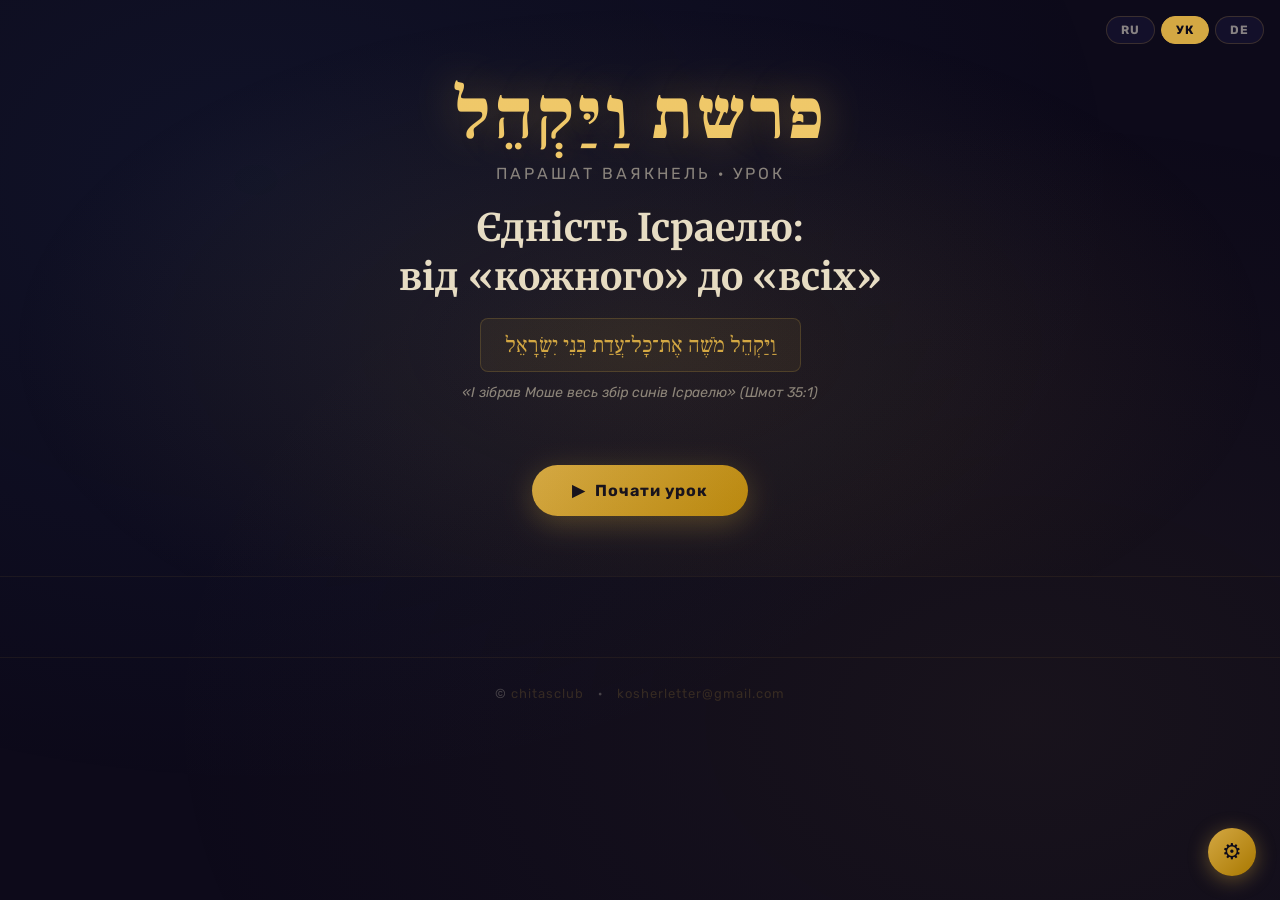
<file: chapters/Vayakhel/uk.html>
<!DOCTYPE html>
<html lang="ru">
<head>
<meta charset="UTF-8">
<meta name="viewport" content="width=device-width, initial-scale=1.0">
<title>פרשת ויקהל — Урок: Єдність Ісраелю</title>
<link href="https://fonts.googleapis.com/css2?family=Frank+Ruhl+Libre:wght@400;700;900&family=Merriweather:ital,wght@0,400;0,700;1,400&family=Rubik:wght@400;500;700&display=swap" rel="stylesheet">
<link rel="stylesheet" href="../../assets/shared.css">
<style>
/* (Variables, reset, body are in ../../assets/shared.css) */

/* (body::before gradient is in ../../assets/shared.css) */

/* Progress bar */
#progressBar {
  position:fixed; top:0; left:0; height:3px;
  background: linear-gradient(90deg, var(--gold), var(--blue2));
  transition: width 0.5s ease;
  z-index:100;
  box-shadow: 0 0 10px var(--gold);
}

/* Lang toggle */
.lang-toggle {
  position:fixed; top:16px; right:16px;
  display:flex; gap:6px; z-index:99;
}
.lang-btn {
  font-family:'Rubik',sans-serif; font-size:12px; font-weight:700;
  padding:6px 14px; border-radius:20px; border:1px solid var(--border);
  background:var(--bg2); color:var(--text-dim); cursor:pointer;
  transition:all 0.2s; letter-spacing:1px;
}
.lang-btn.active { background:var(--gold); color:#0d0a1a; border-color:var(--gold); }

/* ── HERO ── */
.hero {
  position:relative; z-index:1;
  text-align:center;
  padding: 80px 20px 60px;
  border-bottom: 1px solid var(--border-faint);
  overflow:hidden;
}

.hero::before {
  content:'';
  position:absolute; inset:0;
  background: radial-gradient(ellipse at center 60%, rgba(212,168,67,0.1) 0%, transparent 70%);
  pointer-events:none;
}

.parasha-label {
  display:inline-block;
  font-family:'Frank Ruhl Libre',serif;
  font-size:clamp(36px,8vw,72px);
  font-weight:900;
  color:var(--gold2);
  letter-spacing:4px;
  text-shadow: 0 0 40px rgba(212,168,67,0.4);
  direction:rtl;
  line-height:1;
  margin-bottom:12px;
}

.hero-sub {
  font-size:clamp(13px,2vw,16px);
  color:var(--text-dim);
  letter-spacing:3px;
  text-transform:uppercase;
  margin-bottom:20px;
}

.hero-title {
  font-family:'Merriweather',serif;
  font-size:clamp(22px,4vw,38px);
  font-weight:700;
  color:var(--text);
  line-height:1.3;
  max-width:700px;
  margin:0 auto 16px;
}

.hero-verse {
  display:inline-block;
  font-family:'Frank Ruhl Libre',serif;
  font-size:clamp(16px,2.5vw,22px);
  color:var(--gold);
  direction:rtl;
  padding: 12px 24px;
  border:1px solid var(--border);
  border-radius:8px;
  background:var(--gold-faint);
  margin-bottom:12px;
}

.hero-verse-ru {
  font-size:14px; color:var(--text-dim);
  font-style:italic; margin-bottom:32px;
}

/* Section nav dots */
.nav-dots {
  display:flex; gap:8px; justify-content:center;
  margin-bottom:32px; flex-wrap:wrap;
}
.nav-dot {
  width:10px; height:10px; border-radius:50%;
  background:var(--border);
  cursor:pointer; transition:all 0.3s;
  position:relative;
}
.nav-dot.active, .nav-dot.done { background:var(--gold); }
.nav-dot.done::after {
  content:'✓'; position:absolute; top:-20px; left:50%;
  transform:translateX(-50%); font-size:10px; color:var(--gold);
  white-space:nowrap;
}

/* Start btn */
.start-btn {
  display:inline-flex; align-items:center; gap:10px;
  background:linear-gradient(135deg,var(--gold),#b8860b);
  color:#0d0a1a; font-family:'Rubik',sans-serif;
  font-size:16px; font-weight:700;
  padding:16px 40px; border-radius:40px; border:none;
  cursor:pointer; transition:all 0.3s;
  box-shadow: 0 8px 30px rgba(212,168,67,0.3);
  letter-spacing:1px;
}
.start-btn:hover { transform:translateY(-2px); box-shadow:0 12px 40px rgba(212,168,67,0.4); }

/* ── SECTIONS ── */
.lesson-container {
  max-width:860px; margin:0 auto;
  padding:0 20px 80px;
  position:relative; z-index:1;
}

.section {
  display:none; opacity:0;
  transform:translateY(24px);
  transition:all 0.5s ease;
}
.section.active {
  display:block; opacity:1; transform:translateY(0);
}

/* Section header */
.sec-header {
  display:flex; align-items:center; gap:16px;
  margin:48px 0 28px;
  padding-bottom:16px;
  border-bottom:1px solid var(--border-faint);
}

.sec-num {
  width:44px; height:44px; border-radius:50%;
  background:linear-gradient(135deg,var(--gold),#8b6010);
  display:flex; align-items:center; justify-content:center;
  font-family:'Rubik',sans-serif; font-weight:700; font-size:18px;
  color:#0d0a1a; flex-shrink:0;
}

.sec-title-wrap {}
.sec-label {
  font-size:11px; letter-spacing:3px; color:var(--gold);
  text-transform:uppercase; margin-bottom:4px;
}
.sec-title {
  font-family:'Merriweather',serif;
  font-size:clamp(18px,3vw,26px); font-weight:700;
  color:var(--text); line-height:1.3;
}

/* Content cards */
.card {
  background:var(--card);
  border:1px solid var(--border-faint);
  border-radius:var(--radius);
  padding:24px 28px;
  margin-bottom:20px;
  position:relative;
  overflow:hidden;
}

.card::before {
  content:''; position:absolute;
  top:0; left:0; right:0; height:2px;
  background:linear-gradient(90deg,transparent,var(--gold),transparent);
  opacity:0.4;
}

.card-accent {
  border-left:3px solid var(--gold);
  background:var(--gold-faint);
}

.card p {
  font-size:clamp(15px,2vw,17px);
  line-height:1.85;
  color:var(--text);
  margin-bottom:12px;
}
.card p:last-child { margin-bottom:0; }

.card p em { color:var(--gold2); font-style:normal; font-weight:500; }
.card p strong { color:var(--gold2); }

/* Hebrew quote */
.heb-quote {
  background:rgba(212,168,67,0.08);
  border:1px solid var(--border);
  border-radius:10px;
  padding:20px 24px;
  margin:20px 0;
  direction:rtl;
  text-align:right;
}
.heb-quote .heb-text {
  font-family:'Frank Ruhl Libre',serif;
  font-size:clamp(16px,2.5vw,20px);
  color:var(--gold2);
  line-height:1.9;
  margin-bottom:10px;
}
.heb-quote .heb-src {
  font-size:12px; color:var(--text-faint);
  letter-spacing:1px; direction:rtl;
}

/* Key concept box */
.key-concept {
  display:flex; gap:16px; align-items:flex-start;
  background:var(--blue-dim);
  border:1px solid rgba(58,123,213,0.25);
  border-radius:var(--radius);
  padding:20px 24px;
  margin:20px 0;
}
.key-icon {
  font-size:28px; flex-shrink:0; margin-top:2px;
}
.key-body .key-title {
  font-weight:700; color:var(--blue2);
  font-size:15px; margin-bottom:6px;
  letter-spacing:0.5px;
}
.key-body p {
  font-size:15px; line-height:1.7;
  color:var(--text); margin:0;
}

/* Formula style */
.formula-block {
  display:flex; align-items:center;
  justify-content:center; gap:12px;
  flex-wrap:wrap;
  padding:20px;
  background:linear-gradient(135deg,rgba(212,168,67,0.08),rgba(58,123,213,0.05));
  border:1px solid var(--border);
  border-radius:var(--radius);
  margin:20px 0;
  font-family:'Merriweather',serif;
}
.f-part {
  padding:8px 18px; border-radius:8px;
  font-size:clamp(14px,2vw,18px); font-weight:700;
  text-align:center;
}
.f-and { font-size:22px; color:var(--text-faint); }
.f-eq { font-size:22px; color:var(--gold); }
.f-result {
  background:var(--gold);
  color:#0d0a1a;
  padding:10px 20px; border-radius:10px;
  font-size:clamp(14px,2vw,18px); font-weight:700;
}

/* Two columns */
.two-col {
  display:grid; grid-template-columns:1fr 1fr; gap:16px;
  margin:20px 0;
}
@media(max-width:560px){ .two-col{ grid-template-columns:1fr; } }

.col-card {
  background:var(--card);
  border:1px solid var(--border-faint);
  border-radius:10px;
  padding:18px 20px;
}
.col-card .col-title {
  font-weight:700; font-size:15px;
  margin-bottom:10px;
  display:flex; align-items:center; gap:8px;
}
.col-card p { font-size:14px; line-height:1.7; color:var(--text-dim); }

/* Navigation buttons */
.nav-btns {
  display:flex; justify-content:space-between; align-items:center;
  margin-top:40px; gap:16px; flex-wrap:wrap;
}

.btn-prev, .btn-next {
  font-family:'Rubik',sans-serif; font-weight:600;
  padding:12px 28px; border-radius:30px; border:none;
  cursor:pointer; font-size:15px; transition:all 0.25s;
  display:flex; align-items:center; gap:8px;
}
.btn-prev {
  background:transparent; color:var(--text-dim);
  border:1px solid var(--border);
}
.btn-prev:hover { background:var(--card); color:var(--text); }
.btn-next {
  background:linear-gradient(135deg,var(--gold),#a87800);
  color:#0d0a1a;
  box-shadow: 0 4px 20px rgba(212,168,67,0.25);
}
.btn-next:hover { transform:translateY(-1px); box-shadow:0 8px 28px rgba(212,168,67,0.35); }
.btn-next:disabled { opacity:0.4; cursor:not-allowed; transform:none; }

/* ── QUIZ ── */
.quiz-wrap {
  margin:28px 0;
}

.quiz-q {
  background:var(--card);
  border:1px solid var(--border-faint);
  border-radius:var(--radius);
  padding:24px 28px;
  margin-bottom:20px;
  transition:all 0.3s;
}

.quiz-q.answered-correct { border-color:var(--teal); background:rgba(46,196,182,0.07); }
.quiz-q.answered-wrong { border-color:var(--rose); background:rgba(224,92,122,0.07); }

.q-num {
  font-size:11px; letter-spacing:2px; color:var(--text-faint);
  text-transform:uppercase; margin-bottom:10px;
}

.q-text {
  font-family:'Merriweather',serif;
  font-size:clamp(15px,2vw,18px);
  font-weight:700; color:var(--text);
  line-height:1.5; margin-bottom:18px;
}

.q-options {
  display:flex; flex-direction:column; gap:10px;
}

.q-opt {
  background:rgba(255,255,255,0.04);
  border:1.5px solid rgba(255,255,255,0.1);
  border-radius:10px;
  padding:12px 18px;
  cursor:pointer;
  font-size:15px; color:var(--text);
  transition:all 0.2s; text-align:left;
  font-family:'Rubik',sans-serif;
  display:flex; align-items:center; gap:10px;
}
.q-opt:hover:not(:disabled) {
  border-color:var(--gold); background:var(--gold-faint);
  transform:translateX(4px);
}
.q-opt.correct {
  border-color:var(--teal); background:rgba(46,196,182,0.12);
  color:#a0f0e8;
}
.q-opt.wrong {
  border-color:var(--rose); background:rgba(224,92,122,0.12);
  color:#f0a0b0;
}
.q-opt:disabled { cursor:default; transform:none; }

.q-opt .opt-icon { font-size:18px; flex-shrink:0; }

.q-feedback {
  margin-top:14px; padding:12px 16px;
  border-radius:8px; font-size:14px;
  line-height:1.6; display:none;
}
.q-feedback.show { display:block; }
.q-feedback.correct-fb { background:rgba(46,196,182,0.1); color:#80e8df; border:1px solid rgba(46,196,182,0.2); }
.q-feedback.wrong-fb { background:rgba(224,92,122,0.1); color:#f0b0c0; border:1px solid rgba(224,92,122,0.2); }

/* Score */
.score-bar {
  display:flex; align-items:center; gap:12px;
  margin-bottom:24px;
  background:var(--gold-faint);
  border:1px solid var(--border);
  border-radius:10px;
  padding:12px 20px;
}
.score-label { font-size:13px; color:var(--text-dim); }
.score-val { font-weight:700; color:var(--gold2); font-size:20px; }
.score-progress {
  flex:1; height:6px; background:rgba(255,255,255,0.08);
  border-radius:3px; overflow:hidden;
}
.score-fill {
  height:100%; border-radius:3px;
  background:linear-gradient(90deg,var(--gold),var(--blue2));
  transition:width 0.5s ease;
}

/* ── FINAL RESULT ── */
.result-screen {
  display:none;
  text-align:center; padding:48px 20px;
}
.result-screen.show { display:block; }

.result-star {
  font-size:72px; margin-bottom:16px;
  animation:starPop 0.6s cubic-bezier(0.34,1.56,0.64,1) both;
}
@keyframes starPop {
  from { transform:scale(0) rotate(-30deg); opacity:0; }
  to { transform:scale(1) rotate(0); opacity:1; }
}

.result-title {
  font-family:'Merriweather',serif;
  font-size:clamp(24px,4vw,36px); font-weight:700;
  color:var(--gold2); margin-bottom:12px;
}
.result-sub {
  font-size:16px; color:var(--text-dim);
  max-width:500px; margin:0 auto 32px;
  line-height:1.6;
}
.result-score-big {
  font-size:64px; font-weight:700;
  color:var(--gold); font-family:'Rubik',sans-serif;
  line-height:1; margin-bottom:8px;
}
.result-score-label {
  font-size:14px; color:var(--text-faint); letter-spacing:2px;
  margin-bottom:36px;
}

.restart-btn {
  background:linear-gradient(135deg,var(--blue),#1a4a90);
  color:#fff; font-family:'Rubik',sans-serif;
  font-size:15px; font-weight:600;
  padding:14px 36px; border-radius:30px; border:none;
  cursor:pointer; transition:all 0.2s;
  box-shadow:0 6px 24px rgba(58,123,213,0.3);
}
.restart-btn:hover { transform:translateY(-2px); }

/* ── HIGHLIGHT / ANIMATE ── */
.fade-in {
  animation:fadeInUp 0.5s ease both;
}
@keyframes fadeInUp {
  from { opacity:0; transform:translateY(16px); }
  to { opacity:1; transform:translateY(0); }
}

/* responsive */
@media(max-width:480px){
  .card { padding:18px 16px; }
  .heb-quote { padding:16px 16px; }
  .nav-btns { justify-content:center; }
}

/* ── Continue button ── */
.continue-btn {
  display: none;
  align-items: center;
  gap: 10px;
  background: transparent;
  border: 1px solid var(--border);
  color: var(--text-dim);
  font-family: 'Rubik', sans-serif;
  font-size: 14px;
  font-weight: 500;
  padding: 12px 30px;
  border-radius: 40px;
  cursor: pointer;
  transition: all 0.3s;
  letter-spacing: 0.5px;
  margin-top: 12px;
}
.continue-btn:hover { border-color: var(--gold); color: var(--gold2); }
.continue-btn.shown { display: inline-flex; }

/* ── TOC Sidebar ── */
.toc-sidebar {
  position: fixed;
  left: 12px;
  top: 50%;
  transform: translateY(-50%);
  z-index: 90;
  display: none;
}
.toc-sidebar.visible { display: block; }
.toc-toggle-btn {
  width: 40px; height: 40px;
  border-radius: 10px;
  border: 1px solid var(--border);
  background: var(--bg2);
  color: var(--gold);
  font-size: 18px;
  cursor: pointer;
  display: flex; align-items: center; justify-content: center;
  transition: all 0.2s;
  box-shadow: 0 4px 16px rgba(0,0,0,0.3);
}
.toc-toggle-btn:hover { background: var(--gold-dim); }
.toc-panel {
  position: absolute;
  left: 0;
  top: 48px;
  width: 230px;
  background: #1a1630;
  border: 1px solid var(--border);
  border-radius: 12px;
  padding: 14px 12px;
  box-shadow: 0 8px 32px rgba(0,0,0,0.5);
  opacity: 0;
  pointer-events: none;
  transform: translateX(-8px);
  transition: opacity 0.2s, transform 0.2s;
}
.toc-panel.open { opacity: 1; pointer-events: all; transform: translateX(0); }
.toc-panel-title {
  font-size: 10px;
  letter-spacing: 3px;
  color: var(--gold);
  text-transform: uppercase;
  margin-bottom: 10px;
  padding-bottom: 8px;
  border-bottom: 1px solid var(--border-faint);
}
.toc-item {
  display: block;
  width: 100%;
  text-align: left;
  background: transparent;
  border: none;
  color: var(--text-dim);
  font-size: 12px;
  font-family: 'Rubik', sans-serif;
  padding: 5px 8px;
  border-radius: 6px;
  cursor: pointer;
  transition: all 0.15s;
  margin-bottom: 2px;
  line-height: 1.4;
}
.toc-item:hover { background: var(--gold-dim); color: var(--text); }
.toc-item.toc-current { color: var(--gold2); background: var(--gold-faint); font-weight: 600; }
.toc-item.toc-done { color: var(--text-faint); }
@media (max-width: 920px) { .toc-sidebar { display: none !important; } }

/* ── Quick Read mode ── */
.quick-read .card:not(.card-accent) { display: none; }
.quick-read .two-col { display: none; }
.quick-read .formula-block { display: none; }

/* ── Settings button & panel ── */
/* ── Footer ── */
/* (These styles are in ../../assets/shared.css) */
</style>
</head>
<body>

<div id="progressBar" style="width:0%"></div>

<div class="lang-toggle">
  <button class="lang-btn" onclick="setLang('ru')" id="btnRu">RU</button>
  <button class="lang-btn active" onclick="setLang('uk')" id="btnUk">УК</button>
  <button class="lang-btn" onclick="setLang('de')" id="btnDe">DE</button>
</div>

<!-- HERO -->
<div class="hero" id="heroSection">
  <div class="parasha-label">פרשת וַיַּקְהֵל</div>
  <div class="hero-sub" id="h-sub">Парашат Ваякhэль · Урок</div>
  <div class="hero-title" id="h-title">Единство Израиля:<br>от «каждого» к «всем»</div>
  <div class="hero-verse">וַיַּקְהֵל מֹשֶׁה אֶת־כָּל־עֲדַת בְּנֵי יִשְׂרָאֵל</div>
  <div class="hero-verse-ru" id="h-verse-ru">«И собрал Моше всё собрание сынов Израиля» (Шмот 35:1)</div>
  <div class="nav-dots" id="navDots"></div>
  <button class="start-btn" onclick="startLesson()">
    <span>▶</span>
    <span id="h-start">Начать урок</span>
  </button>
  <br>
  <button class="continue-btn" id="continueBtn" onclick="continueLesson()">
    <span>↩</span>
    <span id="continueBtnLabel">Продолжить урок</span>
  </button>
</div>

<!-- LESSON CONTAINER -->
<div class="lesson-container" id="lessonContainer" style="display:none">

  <!-- SECTION 1 -->
  <div class="section" id="sec-1">
    <div class="sec-header">
      <div class="sec-num">1</div>
      <div class="sec-title-wrap">
        <div class="sec-label" id="s1-label">Тема урока</div>
        <div class="sec-title" id="s1-title">Почему парашá называется «Ваякhэль»?</div>
      </div>
    </div>

    <div class="card fade-in">
      <p id="s1-p1">Парашат «Ваякhэль» рассказывает о том, как Моше Рабейну <em>собрал всех сынов Израиля</em>, чтобы заповедать им о соблюдении Шаббата и построении Мишкана (Скинии).</p>
      <p id="s1-p2">На первый взгляд, это «собрание» — лишь вступление, технический этап перед передачей заповеди. Почему же вся парашá названа именно в честь этого момента?</p>
    </div>

    <div class="heb-quote fade-in">
      <div class="heb-text">שֵׁם הַפָּרָשָׁה מְלַמֵּד עַל הַחֲשִׁיבוּת שֶׁיֵּשׁ בְּאַחְדוּת יִשְׂרָאֵל</div>
      <div class="heb-src">— שיחת ש"פ ויקהל תשנ"ב</div>
    </div>

    <div class="card card-accent fade-in">
      <p id="s1-p3"><strong>Ответ Ребе:</strong> название параши учит нас, что <em>само единство</em> — это не просто «подготовка». Это — главная ценность и цель. Когда весь Израиль собирается вместе, это само по себе является великим свершением.</p>
    </div>

    <div class="key-concept fade-in">
      <div class="key-icon">🕍</div>
      <div class="key-body">
        <div class="key-title" id="s1-key-title">Ключевая идея</div>
        <p id="s1-key">Имя параши — это послание: <strong style="color:var(--gold2)">единство — это не средство, а цель.</strong> Весь Израиль как одно целое — это не просто организационный вопрос, а духовная реальность.</p>
      </div>
    </div>

    <div class="nav-btns">
      <div></div>
      <button class="btn-next" onclick="nextSection()">
        <span id="btn-next-1">Далее</span> <span>→</span>
      </button>
    </div>
  </div>

  <!-- SECTION 2 -->
  <div class="section" id="sec-2">
    <div class="sec-header">
      <div class="sec-num">2</div>
      <div class="sec-title-wrap">
        <div class="sec-label" id="s2-label">Глубина понятия</div>
        <div class="sec-title" id="s2-title">Что такое настоящее единство?</div>
      </div>
    </div>

    <div class="card fade-in">
      <p id="s2-p1">Есть два уровня единства Израиля:</p>
    </div>

    <div class="two-col fade-in">
      <div class="col-card" style="border-top:3px solid var(--blue2)">
        <div class="col-title" style="color:var(--blue2)"><span>📋</span> <span id="s2-col1-title">Техническое единство</span></div>
        <p id="s2-col1-p">Когда большое количество евреев <em>физически</em> собирается вместе. Это внешний уровень — «ваякhэль» как факт.</p>
      </div>
      <div class="col-card" style="border-top:3px solid var(--gold)">
        <div class="col-title" style="color:var(--gold2)"><span>💫</span> <span id="s2-col2-title">Идейное единство</span></div>
        <p id="s2-col2-p">Когда мы <em>воспринимаем</em> весь народ Израиля как одну общую реальность, одно целое. Это внутренний, более глубокий уровень.</p>
      </div>
    </div>

    <div class="card fade-in">
      <p id="s2-p2">Ребе объясняет: истинное единство основано на понимании того, что <em>каждый еврей — это «часть Б-га свыше»</em> (חֵלֶק אֱלֹוקַּה מִמַּעַל). Это не метафора — это буквальная духовная реальность.</p>
    </div>

    <div class="formula-block fade-in">
      <div class="f-part" style="background:var(--blue-dim);border:1px solid rgba(91,156,246,0.3);color:var(--blue2)">Еврей А<br><small>חלק א'</small></div>
      <div class="f-and">+</div>
      <div class="f-part" style="background:var(--blue-dim);border:1px solid rgba(91,156,246,0.3);color:var(--blue2)">Еврей Б<br><small>חלק ב'</small></div>
      <div class="f-eq">=</div>
      <div class="f-result">Одна Реальность<br><small style="font-weight:400">מציאות אחת</small></div>
    </div>

    <div class="key-concept fade-in" style="background:rgba(212,168,67,0.08);border-color:rgba(212,168,67,0.25)">
      <div class="key-icon">✨</div>
      <div class="key-body">
        <div class="key-title" style="color:var(--gold2)" id="s2-key-title">Важно понять</div>
        <p id="s2-key">Это единство — <strong style="color:var(--gold2)">не искусственное и не вынужденное.</strong> Оно существует само по себе, как природная реальность. Мы лишь <em>раскрываем</em> то, что уже есть.</p>
      </div>
    </div>

    <div class="nav-btns">
      <button class="btn-prev" onclick="prevSection()">← <span id="btn-prev-2">Назад</span></button>
      <button class="btn-next" onclick="nextSection()"><span id="btn-next-2">Далее</span> →</button>
    </div>
  </div>

  <!-- SECTION 3 -->
  <div class="section" id="sec-3">
    <div class="sec-header">
      <div class="sec-num">3</div>
      <div class="sec-title-wrap">
        <div class="sec-label" id="s3-label">Порядок парашот</div>
        <div class="sec-title" id="s3-title">«Ваякhэль» до «Пкудей»: важный порядок</div>
      </div>
    </div>

    <div class="two-col fade-in">
      <div class="col-card" style="border-top:3px solid var(--gold)">
        <div class="col-title" style="color:var(--gold2)"><span>🤝</span> <span id="s3-col1-title">Ваякhэль = Единство</span></div>
        <p id="s3-col1-p">Вся общность Израиля как единая реальность. «Мы» важнее «я».</p>
      </div>
      <div class="col-card" style="border-top:3px solid var(--teal)">
        <div class="col-title" style="color:var(--teal)"><span>🔢</span> <span id="s3-col2-title">Пкудей = Детали</span></div>
        <p id="s3-col2-p">Детальный подсчёт пожертвований. Важность каждого конкретного человека и его вклада.</p>
      </div>
    </div>

    <div class="card fade-in">
      <p id="s3-p1">Парашат «Пкудей» занимается <em>подсчётом</em> деталей пожертвований для Мишкана. Каждый элемент рассматривается отдельно — это выражает ценность каждой личности.</p>
      <p id="s3-p2">Но «Ваякhэль» идёт <em>первой</em>! В этом скрыт важный посыл:</p>
    </div>

    <div class="card card-accent fade-in">
      <p id="s3-p3"><strong>Сначала — единство</strong> (шаг первый), и <em>потом</em> — личная ценность каждого (шаг второй). Твоя личная ценность не исчезает, но она строится <em>на фундаменте</em> принадлежности к общему.</p>
    </div>

    <div class="formula-block fade-in">
      <div class="f-part" style="background:var(--gold-faint);border:1px solid var(--border);color:var(--gold2)">Шаг 1<br><small>ויקהל: Единство</small></div>
      <div class="f-eq">→</div>
      <div class="f-part" style="background:rgba(46,196,182,0.08);border:1px solid rgba(46,196,182,0.3);color:var(--teal)">Шаг 2<br><small>פקודי: Личность</small></div>
      <div class="f-eq">=</div>
      <div class="f-result">Полная картина<br><small style="font-weight:400">שלמות</small></div>
    </div>

    <div class="nav-btns">
      <button class="btn-prev" onclick="prevSection()">← <span id="btn-prev-3">Назад</span></button>
      <button class="btn-next" onclick="nextSection()"><span id="btn-next-3">Далее</span> →</button>
    </div>
  </div>

  <!-- SECTION 4 -->
  <div class="section" id="sec-4">
    <div class="sec-header">
      <div class="sec-num">4</div>
      <div class="sec-title-wrap">
        <div class="sec-label" id="s4-label">Практика</div>
        <div class="sec-title" id="s4-title">Единство в молитве: урок Алтер Ребе</div>
      </div>
    </div>

    <div class="card fade-in">
      <p id="s4-p1">Ребе приводит практический пример из порядка молитвы. Алтер Ребе написал в своём Сидуре, что <em>перед молитвой</em> правильно произносить:</p>
    </div>

    <div class="heb-quote fade-in">
      <div class="heb-text">הֲרֵינִי מְקַבֵּל עָלַי מִצְוַת עֲשֵׂה שֶׁל וְאָהַבְתָּ לְרֵעֲךָ כָּמוֹךָ</div>
      <div class="heb-src">— סידור אדמו"ר הזקן</div>
    </div>

    <div class="card fade-in">
      <p id="s4-p2">Молитва — это время, когда человек обращается к Б-гу с <em>личными</em> просьбами («пкудей»). Казалось бы, он думает о себе.</p>
      <p id="s4-p3">Но <strong>до</strong> молитвы мы принимаем на себя заповедь любви к ближнему — тем самым показывая, что не видим себя <em>отдельной</em> реальностью, а частью всего народа Израиля.</p>
    </div>

    <div class="key-concept fade-in">
      <div class="key-icon">🙏</div>
      <div class="key-body">
        <div class="key-title" id="s4-key-title">Почему молитва во множественном числе?</div>
        <p id="s4-key">Поэтому большинство молитв произносится в форме «мы», а не «я» — «благослови нас», «прости нас». Мы молимся как часть всего Израиля, и это усиливает нашу молитву.</p>
      </div>
    </div>

    <div class="nav-btns">
      <button class="btn-prev" onclick="prevSection()">← <span id="btn-prev-4">Назад</span></button>
      <button class="btn-next" onclick="nextSection()"><span id="btn-next-4">Далее</span> →</button>
    </div>
  </div>

  <!-- SECTION 5 -->
  <div class="section" id="sec-5">
    <div class="sec-header">
      <div class="sec-num">5</div>
      <div class="sec-title-wrap">
        <div class="sec-label" id="s5-label">Вопрос</div>
        <div class="sec-title" id="s5-title">Как любить того, кого никогда не видел?</div>
      </div>
    </div>

    <div class="card fade-in">
      <p id="s5-p1">Алтер Ребе учит: заповедь «Ваэhавта лерэаха камоха» («Возлюби ближнего как самого себя») распространяется даже на <em>еврея, которого ты никогда не видел</em>.</p>
    </div>

    <div class="heb-quote fade-in">
      <div class="heb-text">מִצְוַת אַהֲבַת יִשְׂרָאֵל הִיא לְיָלִיד עַם יִשְׂרָאֵל אֲשֶׁר מֵעוֹלָם לֹא רָאָה אוֹתוֹ</div>
      <div class="heb-src">— היום יום, בשם אדמו"ר הזקן</div>
    </div>

    <div class="card fade-in">
      <p id="s5-p2">Как это возможно? Разве можно любить незнакомца?</p>
      <p id="s5-p3"><strong>Ответ:</strong> Любовь к Израилю — это не та любовь, что строится на знакомстве или симпатии. Она основана на <em>общей душе</em> — на том, что каждый еврей является частью одной Б-жественной реальности.</p>
    </div>

    <div class="two-col fade-in">
      <div class="col-card" style="border-top:3px solid var(--rose)">
        <div class="col-title" style="color:var(--rose)"><span>❌</span> <span id="s5-col1-title">Обычная любовь</span></div>
        <p id="s5-col1-p">Основана на близости, знакомстве, симпатии. Зависит от того, насколько ты знаешь человека.</p>
      </div>
      <div class="col-card" style="border-top:3px solid var(--gold)">
        <div class="col-title" style="color:var(--gold2)"><span>✨</span> <span id="s5-col2-title">Любовь к Израилю</span></div>
        <p id="s5-col2-p">Основана на общей Б-жественной душе. Не зависит от знакомства — мы одна семья.</p>
      </div>
    </div>

    <div class="card card-accent fade-in">
      <p id="s5-p4">Ребе добавляет: уровень <em>практической</em> обязанности по отношению к ближнему — выше, чем к дальнему (как в законах цдаки — сначала родственники, потом жители города). Но <strong>внутренняя связь</strong> одинакова со всеми евреями мира.</p>
    </div>

    <div class="nav-btns">
      <button class="btn-prev" onclick="prevSection()">← <span id="btn-prev-5">Назад</span></button>
      <button class="btn-next" onclick="nextSection()"><span id="btn-next-5">Далее</span> →</button>
    </div>
  </div>

  <!-- SECTION 6: Забота и критика -->
  <div class="section" id="sec-6">
    <div class="sec-header">
      <div class="sec-num">6</div>
      <div class="sec-title-wrap">
        <div class="sec-label" id="s6b-label">Забота о другом</div>
        <div class="sec-title" id="s6b-title">Забота и критика: когда можно говорить?</div>
      </div>
    </div>

    <div class="card fade-in">
      <p id="s6b-p1">Среди хасидов было принято на внутренних фарбренгенах <em>указывать друг другу на недостатки</em> — из любви и заботы. Как отец делает замечание сыну из любви — так и хасиды ощущали себя одной семьёй.</p>
      <p id="s6b-p2">Но Ребе предупреждает: забота и желание исправить другого <em>должны выражаться правильно</em>, с большой осторожностью — чтобы не причинить вред.</p>
    </div>

    <div class="heb-quote fade-in">
      <div class="heb-text">הוֹכָחָה זוֹ בְּעֵת הַהִתְוַועֲדוּת הִיא רַק עַל דְּבָרִים שֶׁאֵין בָּהֶם מִשּׁוּם הַלְבָּנַת פָּנִים</div>
      <div class="heb-src">— היום יום</div>
    </div>

    <div class="card fade-in">
      <p id="s6b-p3">Ребе проводит важное различие: в работе над <em>собой</em> нужны оба направления — «сур мера» (избегай зла) и «асэ тов» (делай добро). Но в отношении <em>других</em> — главная задача только позитивная: давать, помогать, поддерживать.</p>
    </div>

    <div class="formula-block fade-in">
      <div style="display:flex;flex-direction:column;gap:10px;width:100%">
        <div style="display:flex;align-items:center;gap:12px;flex-wrap:wrap;justify-content:center">
          <div class="f-part" style="background:rgba(46,196,182,0.1);border:1px solid rgba(46,196,182,0.3);color:var(--teal)">Работа над собой</div>
          <div class="f-eq">=</div>
          <div class="f-part" style="background:rgba(224,92,122,0.1);border:1px solid rgba(224,92,122,0.3);color:var(--rose)">«Сур мера»<br><small>избегай зла</small></div>
          <div class="f-and">+</div>
          <div class="f-part" style="background:var(--gold-faint);border:1px solid var(--border);color:var(--gold2)">«Асэ тов»<br><small>делай добро</small></div>
        </div>
        <div style="display:flex;align-items:center;gap:12px;flex-wrap:wrap;justify-content:center">
          <div class="f-part" style="background:rgba(91,156,246,0.1);border:1px solid rgba(91,156,246,0.3);color:var(--blue2)">В отношении других</div>
          <div class="f-eq">=</div>
          <div class="f-result">Только «Асэ тов» ✦<br><small style="font-weight:400">давать · помогать · поддерживать</small></div>
        </div>
      </div>
    </div>

    <div class="nav-btns">
      <button class="btn-prev" onclick="prevSection()">← <span id="btn-prev-6b">Назад</span></button>
      <button class="btn-next" onclick="nextSection()"><span id="btn-next-6b">Далее</span> →</button>
    </div>
  </div>

  <!-- SECTION 7: 4 условия критики -->
  <div class="section" id="sec-7">
    <div class="sec-header">
      <div class="sec-num">7</div>
      <div class="sec-title-wrap">
        <div class="sec-label" id="s7-label">Правила критики</div>
        <div class="sec-title" id="s7-title">4 условия — когда критика уместна</div>
      </div>
    </div>

    <div class="card fade-in">
      <p id="s7-p1">Ребе формулирует чёткие условия. Прежде чем высказать замечание другому человеку, нужно проверить все четыре:</p>
    </div>

    <div class="card fade-in" style="border-left:3px solid var(--rose)">
      <div style="display:flex;align-items:flex-start;gap:14px;margin-bottom:14px">
        <div style="width:32px;height:32px;border-radius:50%;background:var(--rose);color:#fff;display:flex;align-items:center;justify-content:center;font-weight:700;flex-shrink:0">א</div>
        <div>
          <div style="font-weight:700;color:var(--rose);margin-bottom:4px" id="s7-cond1-title">Только «избранные» — не каждый</div>
          <p id="s7-cond1-p">В нашем поколении люди с трудом принимают критику. Делать замечания — задача не каждого, а лишь тех, чья <em>роль требует этого</em> и кто способен принести пользу. Критика ради критики — запрещена.</p>
        </div>
      </div>
      <div style="display:flex;align-items:flex-start;gap:14px;margin-bottom:14px">
        <div style="width:32px;height:32px;border-radius:50%;background:var(--gold);color:#0d0a1a;display:flex;align-items:center;justify-content:center;font-weight:700;flex-shrink:0">ב</div>
        <div>
          <div style="font-weight:700;color:var(--gold2);margin-bottom:4px" id="s7-cond2-title">Мягко и с любовью — «дарей ноам»</div>
          <p id="s7-cond2-p">Слова должны быть сердечными, мягкими и сближающими. Жёсткий тон не только не поможет — он оттолкнёт человека и закрепит его в прежней позиции.</p>
        </div>
      </div>
      <div style="display:flex;align-items:flex-start;gap:14px;margin-bottom:14px">
        <div style="width:32px;height:32px;border-radius:50%;background:var(--teal);color:#0d0a1a;display:flex;align-items:center;justify-content:center;font-weight:700;flex-shrink:0">ג</div>
        <div>
          <div style="font-weight:700;color:var(--teal);margin-bottom:4px" id="s7-cond3-title">Правильный момент</div>
          <p id="s7-cond3-p">Не каждое время подходит для критики. Нужно выбирать <em>подходящий момент</em> с осторожностью и терпением.</p>
        </div>
      </div>
      <div style="display:flex;align-items:flex-start;gap:14px">
        <div style="width:32px;height:32px;border-radius:50%;background:var(--blue2);color:#0d0a1a;display:flex;align-items:center;justify-content:center;font-weight:700;flex-shrink:0">ד</div>
        <div>
          <div style="font-weight:700;color:var(--blue2);margin-bottom:4px" id="s7-cond4-title">Отношения как «отец и сын»</div>
          <p id="s7-cond4-p">Мудрецы сказали: «Не любит сына тот, кто жалеет розгу». Отец критикует из любви и заботы о росте сына. <em>Только в таких отношениях</em> — из искренней любви — критика уместна.</p>
        </div>
      </div>
    </div>

    <div class="heb-quote fade-in">
      <div class="heb-text">כְּשֶׁרוֹצִים לְהַשְׁפִּיעַ עַל אֲנָשִׁים... כְּשֶׁהַדְּבָרִים נֶאֱמָרִים בְּדַרְכֵי נֹעַם וּבְדַרְכֵי שָׁלוֹם הֵם מִתְקַבְּלִים הַרְבֵּה יוֹתֵר</div>
      <div class="heb-src">— שיחת ש"פ ויקהל תשנ"ב</div>
    </div>

    <div class="key-concept fade-in">
      <div class="key-icon">💡</div>
      <div class="key-body">
        <div class="key-title" id="s7-key-title">Вывод Ребе</div>
        <p id="s7-key">По мере роста отношений — когда оба уже «взрослые», оба равны как <em>«часть Б-га свыше»</em> — даже отцовская критика уступает месту взгляду только с позитивной стороны.</p>
      </div>
    </div>

    <div class="nav-btns">
      <button class="btn-prev" onclick="prevSection()">← <span id="btn-prev-7">Назад</span></button>
      <button class="btn-next" onclick="nextSection()"><span id="btn-next-7">Далее</span> →</button>
    </div>
  </div>

  <!-- SECTION 8: Единство приближает Геулу -->
  <div class="section" id="sec-8">
    <div class="sec-header">
      <div class="sec-num">8</div>
      <div class="sec-title-wrap">
        <div class="sec-label" id="s8-label">Единство и Геула</div>
        <div class="sec-title" id="s8-title">Единство Израиля приближает Освобождение</div>
      </div>
    </div>

    <div class="card fade-in">
      <p id="s8-p1">В год, когда «Ваякhэль» читается отдельно от «Пкудей», у нас есть <em>целая неделя</em>, посвящённая исключительно теме любви к Израилю. Это особая возможность.</p>
    </div>

    <div class="two-col fade-in">
      <div class="col-card" style="border-top:3px solid var(--gold)">
        <div class="col-title" style="color:var(--gold2)"><span>🤝</span> <span id="s8-col1-title">Решение вместе</span></div>
        <p id="s8-col1-p">Когда решение об укреплении в любви к Израилю принимается <em>публично</em> — в присутствии других евреев — оно получает силу общего.</p>
      </div>
      <div class="col-card" style="border-top:3px solid var(--teal)">
        <div class="col-title" style="color:var(--teal)"><span>🕯</span> <span id="s8-col2-title">Решение в одиночестве</span></div>
        <p id="s8-col2-p">Личное решение тоже важно. Но публичное решение обретает дополнительную силу — силу общины.</p>
      </div>
    </div>

    <div class="card card-accent fade-in">
      <p id="s8-p2">Бейт hаМикдаш был разрушен из-за <em>беспричинной ненависти</em>. И будет отстроен благодаря <em>беспричинной любви</em> — «аhават хинам». Каждое укрепление в любви к Израилю приближает Геулу.</p>
    </div>

    <div class="heb-quote fade-in">
      <div class="heb-text">עִקַּר הָעִנְיָן דְּ"וַיַּקְהֵל" שֶׁצָּרִיךְ לִהְיוֹת תֵּיכֶף וּמִיָּד מַמָּשׁ הוּא "הַקְהָלַת כָּל בְּנֵי יִשְׂרָאֵל" לְ"קָהָל גָּדוֹל" בְּקִיבּוּץ גָּלֻיּוֹת!</div>
      <div class="heb-src">— שיחת ש"פ ויקהל תשנ"ב</div>
    </div>

    <div class="key-concept fade-in" style="background:rgba(212,168,67,0.08);border-color:rgba(212,168,67,0.3)">
      <div class="key-icon">🌟</div>
      <div class="key-body">
        <div class="key-title" style="color:var(--gold2)" id="s8-key-title">Главный вывод урока</div>
        <p id="s8-key">Главное «ваякhэль» которое должно произойти немедленно — это <strong style="color:var(--gold2)">собрание всего Израиля</strong> в великом собрании — Кибуц Галуёт, полное Освобождение!</p>
      </div>
    </div>

    <div class="nav-btns">
      <button class="btn-prev" onclick="prevSection()">← <span id="btn-prev-8">Назад</span></button>
      <button class="btn-next" onclick="nextSection()"><span id="btn-next-8">К викторине</span> →</button>
    </div>
  </div>

  <!-- SECTION 9: QUIZ Part 2 -->
  <div class="section" id="sec-9">
    <div class="sec-header">
      <div class="sec-num">✦</div>
      <div class="sec-title-wrap">
        <div class="sec-label" id="s9-label">Мини-Викторина — Часть 2</div>
        <div class="sec-title" id="s9-title">Проверь себя — Мини-Викторина</div>
      </div>
    </div>

    <div class="score-bar fade-in">
      <span class="score-label" id="score-label-2">Правильных ответов:</span>
      <span class="score-val" id="scoreVal2">0 / 5</span>
      <div class="score-progress"><div class="score-fill" id="scoreFill2" style="width:0%"></div></div>
    </div>

    <div class="quiz-wrap" id="quizWrap2"></div>

    <div class="nav-btns">
      <button class="btn-prev" onclick="prevSection()">← <span id="btn-prev-9">Назад</span></button>
      <button class="btn-next" id="finishBtn2" onclick="showResult()" disabled>
        <span id="btn-finish2">Завершить урок</span> 🎓
      </button>
    </div>
  </div>

  <!-- OLD SECTION 6 is now SECTION 10 (part 1 quiz) — hidden, replaced above -->
  <!-- SECTION 10: QUIZ Part 1 (original) -->
  <div class="section" id="sec-10">
    <div class="sec-header">
      <div class="sec-num">✦</div>
      <div class="sec-title-wrap">
        <div class="sec-label" id="s6-label">Мини-Викторина — Часть 1</div>
        <div class="sec-title" id="s6-title">Проверь себя — Мини-Викторина</div>
      </div>
    </div>

    <div class="score-bar fade-in">
      <span class="score-label" id="score-label">Правильных ответов:</span>
      <span class="score-val" id="scoreVal">0 / 5</span>
      <div class="score-progress"><div class="score-fill" id="scoreFill" style="width:0%"></div></div>
    </div>

    <div class="quiz-wrap" id="quizWrap"></div>

    <div class="nav-btns" id="quizNavBtns">
      <button class="btn-prev" onclick="prevSection()">← <span id="btn-prev-6">Назад</span></button>
      <button class="btn-next" id="finishBtn" onclick="nextSection()" disabled>
        <span id="btn-finish">Далее →</span>
      </button>
    </div>
  </div>


</div>

<!-- RESULT -->
<div class="lesson-container">
  <div class="result-screen" id="resultScreen">
    <div class="result-star" id="resultStar">⭐</div>
    <div class="result-title" id="result-title">Урок завершён!</div>
    <div class="result-score-big" id="resultScoreBig">0</div>
    <div class="result-score-label" id="result-score-label">из 5 правильных</div>
    <div class="result-sub" id="result-sub">Молодец! Ты познакомился с глубокими идеями парашат Ваякhэль о единстве Израиля.</div>
    <button class="restart-btn" onclick="restartLesson()" id="btn-restart">↺ Начать снова</button>
  </div>
</div>

<script>
// ─── TRANSLATIONS ───
const T = {
  ru: {
    'h-sub': 'Парашат Ваякhэль · Урок',
    'h-title': 'Единство Израиля:<br>от «каждого» к «всем»',
    'h-verse-ru': '«И собрал Моше всё собрание сынов Израиля» (Шмот 35:1)',
    'h-start': 'Начать урок',
    's1-label':'Тема урока','s1-title':'Почему парашá называется «Ваякhэль»?',
    's1-p1':'Парашат «Ваякhэль» рассказывает о том, как Моше Рабейну <em>собрал всех сынов Израиля</em>, чтобы заповедать им о соблюдении Шаббата и построении Мишкана.',
    's1-p2':'На первый взгляд, это «собрание» — лишь вступление, технический этап перед передачей заповеди. Почему же вся парашá названа именно в честь этого момента?',
    's1-p3':'<strong>Ответ Ребе:</strong> название параши учит нас, что <em>само единство</em> — это не просто «подготовка». Это — главная ценность и цель.',
    's1-key-title':'Ключевая идея',
    's1-key':'Имя параши — это послание: <strong style="color:var(--gold2)">единство — это не средство, а цель.</strong>',
    's2-label':'Глубина понятия','s2-title':'Что такое настоящее единство?',
    's2-p1':'Есть два уровня единства Израиля:',
    's2-col1-title':'Техническое единство','s2-col1-p':'Когда большое количество евреев <em>физически</em> собирается вместе.',
    's2-col2-title':'Идейное единство','s2-col2-p':'Когда мы <em>воспринимаем</em> весь народ Израиля как одну общую реальность.',
    's2-p2':'Ребе объясняет: истинное единство основано на том, что <em>каждый еврей — это «часть Б-га свыше»</em>.',
    's2-key-title':'Важно понять',
    's2-key':'Это единство — <strong style="color:var(--gold2)">не искусственное и не вынужденное.</strong> Мы лишь <em>раскрываем</em> то, что уже есть.',
    's3-label':'Порядок парашот','s3-title':'«Ваякhэль» до «Пкудей»: важный порядок',
    's3-col1-title':'Ваякhэль = Единство','s3-col1-p':'Вся общность Израиля как единая реальность.',
    's3-col2-title':'Пкудей = Детали','s3-col2-p':'Ценность каждого конкретного человека и его вклада.',
    's3-p1':'Парашат «Пкудей» занимается <em>подсчётом</em> деталей пожертвований для Мишкана.',
    's3-p2':'Но «Ваякhэль» идёт <em>первой</em>! В этом скрыт важный посыл:',
    's3-p3':'<strong>Сначала — единство</strong> (шаг первый), и <em>потом</em> — личная ценность каждого (шаг второй).',
    's4-label':'Практика','s4-title':'Единство в молитве: урок Алтер Ребе',
    's4-p1':'Ребе приводит пример из порядка молитвы. Алтер Ребе написал в своём Сидуре, что <em>перед молитвой</em> правильно произносить:',
    's4-p2':'Молитва — это время, когда человек обращается к Б-гу с <em>личными</em> просьбами.',
    's4-p3':'Но <strong>до</strong> молитвы мы принимаем заповедь любви к ближнему — показывая, что мы часть всего народа.',
    's4-key-title':'Почему молитва во множественном числе?',
    's4-key':'Поэтому большинство молитв произносится в форме «мы», а не «я» — мы молимся как часть всего Израиля.',
    's5-label':'Вопрос','s5-title':'Как любить того, кого никогда не видел?',
    's5-p1':'Алтер Ребе учит: заповедь «Возлюби ближнего» распространяется даже на <em>еврея, которого ты никогда не видел</em>.',
    's5-p2':'Как это возможно? Разве можно любить незнакомца?',
    's5-p3':'<strong>Ответ:</strong> Эта любовь основана на <em>общей душе</em> — каждый еврей является частью одной Б-жественной реальности.',
    's5-col1-title':'Обычная любовь','s5-col1-p':'Основана на знакомстве и симпатии.',
    's5-col2-title':'Любовь к Израилю','s5-col2-p':'Основана на общей Б-жественной душе. Мы одна семья.',
    's5-p4':'Уровень практической обязанности — выше к ближнему. Но <strong>внутренняя связь</strong> одинакова со всеми.',
    's6-label':'Мини-Викторина — Часть 1','s6-title':'Проверь себя — Мини-Викторина',
    'score-label':'Правильных ответов:',
    'btn-next-1':'Далее','btn-next-2':'Далее','btn-next-3':'Далее','btn-next-4':'Далее','btn-next-5':'К викторине',
    'btn-prev-2':'Назад','btn-prev-3':'Назад','btn-prev-4':'Назад','btn-prev-5':'Назад','btn-prev-6':'Назад',
    'btn-finish':'Завершить урок',
    'result-title':'Урок завершён!','result-score-label':'из 5 правильных',
    'result-sub':'Молодец! Ты познакомился с глубокими идеями парашат Ваякhэль о единстве Израиля.',
    'btn-restart':'↺ Начать снова',
  },
  uk: {
    'h-sub': 'Парашат Ваякhель · Урок',
    'h-title': 'Єдність Ісраелю:<br>від «кожного» до «всіх»',
    'h-verse-ru': '«І зібрав Моше весь збір синів Ісраелю» (Шмот 35:1)',
    'h-start': 'Почати урок',
    's1-label':'Тема уроку','s1-title':'Чому парашá називається «Ваякhель»?',
    's1-p1':'Парашат «Ваякhель» розповідає про те, як Моше Рабейну <em>зібрав усіх синів Ісраелю</em>, щоб заповідати їм про дотримання Шабату та будівництво Мішкану.',
    's1-p2':'На перший погляд, це «зібрання» — лише вступ, технічний етап перед передачею заповіді. Чому ж уся парашá названа саме на честь цього моменту?',
    's1-p3':'<strong>Відповідь Ребе:</strong> назва параші вчить нас, що <em>саме єдність</em> — це не просто «підготовка». Це — головна цінність і мета.',
    's1-key-title':'Ключова ідея',
    's1-key':'Ім\'я параші — це послання: <strong style="color:var(--gold2)">єдність — це не засіб, а мета.</strong>',
    's2-label':'Глибина поняття','s2-title':'Що таке справжня єдність?',
    's2-p1':'Є два рівні єдності Ісраелю:',
    's2-col1-title':'Технічна єдність','s2-col1-p':'Коли велика кількість євреїв <em>фізично</em> збирається разом.',
    's2-col2-title':'Ідейна єдність','s2-col2-p':'Коли ми <em>сприймаємо</em> весь народ Ісраелю як одну спільну реальність.',
    's2-p2':'Ребе пояснює: справжня єдність заснована на тому, що <em>кожен єврей — це «частина Б-га згори»</em>.',
    's2-key-title':'Важливо зрозуміти',
    's2-key':'Ця єдність — <strong style="color:var(--gold2)">не штучна і не вимушена.</strong> Ми лише <em>розкриваємо</em> те, що вже є.',
    's3-label':'Порядок парашот','s3-title':'«Ваякhель» до «Пкудей»: важливий порядок',
    's3-col1-title':'Ваякhель = Єдність','s3-col1-p':'Вся спільнота Ісраелю як єдина реальність.',
    's3-col2-title':'Пкудей = Деталі','s3-col2-p':'Цінність кожної конкретної людини та її внеску.',
    's3-p1':'Парашат «Пкудей» займається <em>підрахунком</em> деталей пожертвувань для Мішкану.',
    's3-p2':'Але «Ваякhель» іде <em>першою</em>! У цьому прихований важливий посил:',
    's3-p3':'<strong>Спочатку — єдність</strong> (крок перший), і <em>потім</em> — особиста цінність кожного (крок другий).',
    's4-label':'Практика','s4-title':'Єдність у молитві: урок Алтер Ребе',
    's4-p1':'Ребе наводить приклад із порядку молитви. Алтер Ребе написав у своєму Сідурі, що <em>перед молитвою</em> слід вимовляти:',
    's4-p2':'Молитва — це час, коли людина звертається до Б-га з <em>особистими</em> проханнями.',
    's4-p3':'Але <strong>до</strong> молитви ми приймаємо заповідь любові до ближнього — показуючи, що ми частина всього народу.',
    's4-key-title':'Чому молитва у множині?',
    's4-key':'Тому більшість молитов вимовляється у формі «ми», а не «я» — ми молимося як частина всього Ісраелю.',
    's5-label':'Запитання','s5-title':'Як любити того, кого ніколи не бачив?',
    's5-p1':'Алтер Ребе вчить: заповідь «Люби ближнього» поширюється навіть на <em>єврея, якого ти ніколи не бачив</em>.',
    's5-p2':'Як це можливо? Хіба можна любити незнайомця?',
    's5-p3':'<strong>Відповідь:</strong> Ця любов заснована на <em>спільній душі</em> — кожен єврей є частиною однієї Б-жественної реальності.',
    's5-col1-title':'Звичайна любов','s5-col1-p':'Заснована на знайомстві та симпатії.',
    's5-col2-title':'Любов до Ісраелю','s5-col2-p':'Заснована на спільній Б-жественній душі. Ми одна сім\'я.',
    's5-p4':'Рівень практичного обов\'язку — вищий до ближнього. Але <strong>внутрішній зв\'язок</strong> однаковий з усіма.',
    's6-label':'Міні-Вікторина — Частина 1','s6-title':'Перевір себе — Міні-Вікторина',
    'score-label':'Правильних відповідей:',
    'btn-next-1':'Далі','btn-next-2':'Далі','btn-next-3':'Далі','btn-next-4':'Далі','btn-next-5':'До вікторини',
    'btn-prev-2':'Назад','btn-prev-3':'Назад','btn-prev-4':'Назад','btn-prev-5':'Назад','btn-prev-6':'Назад',
    'btn-finish':'Завершити урок',
    'result-title':'Урок завершено!','result-score-label':'з 5 правильних',
    'result-sub':'Молодець! Ти познайомився з глибокими ідеями парашат Ваякhель про єдність Ісраелю.',
    'btn-restart':'↺ Почати знову',
  }
};

// ─── QUIZ DATA ───
const quizData = {
  ru: [
    {
      q: 'Почему парашá называется «Ваякhэль», а не по теме Шаббата или Мишкана?',
      opts: [
        'Потому что собрание было самым длинным событием',
        'Потому что само единство народа является главной ценностью и целью',
        'Потому что Моше был особенно хорошим организатором',
        'Это случайное название, не несущее смысла'
      ],
      correct: 1,
      fb_ok: '✓ Верно! Ребе учит, что название параши — это послание: единство само по себе является главной ценностью, а не просто подготовкой.',
      fb_no: '✗ Не совсем. Ребе объясняет, что само единство — это главная цель и ценность, а не просто технический этап.'
    },
    {
      q: 'На чём основана заповедь «Ваэhавта лерэаха камоха» по учению Алтер Ребе?',
      opts: [
        'На личном знакомстве и симпатии к человеку',
        'На законах общества и социальных нормах',
        'На общей Б-жественной душе, которая есть у каждого еврея',
        'Только на соседстве или родстве'
      ],
      correct: 2,
      fb_ok: '✓ Правильно! Алтер Ребе учит, что любовь к Израилю основана на общей Б-жественной душе — «хелек Элока ммааль».',
      fb_no: '✗ Неверно. По Алтер Ребе, эта любовь основана на общей Б-жественной душе, а не на знакомстве.'
    },
    {
      q: 'Почему «Ваякhэль» стоит перед «Пкудей»?',
      opts: [
        'Это случайный порядок — так сложилось исторически',
        'Потому что «Пкудей» слишком короткая парашá',
        'Сначала — единство общины (шаг 1), потом — ценность каждой личности (шаг 2)',
        'Потому что «Ваякhэль» — хронологически более ранняя'
      ],
      correct: 2,
      fb_ok: '✓ Правильно! Порядок парашот учит: сначала подняться над собой и объединиться, а затем — уделить внимание личному.',
      fb_no: '✗ Неверно. Порядок несёт послание: сначала единство («ваякhэль»), потом личная ценность каждого («пкудей»).'
    },
    {
      q: 'Зачем Алтер Ребе предписал произносить «Гарейни мекабель...» перед молитвой?',
      opts: [
        'Чтобы проснуться и сосредоточиться перед молитвой',
        'Чтобы показать, что мы молимся как часть всего Израиля, а не как отдельные личности',
        'Это просто красивая традиция без глубокого смысла',
        'Чтобы получить больше заслуг перед просьбой'
      ],
      correct: 1,
      fb_ok: '✓ Верно! Перед личными просьбами («пкудей») мы сначала принимаем единство с народом Израиля («ваякhэль»).',
      fb_no: '✗ Неверно. Это принятие заповеди любви показывает, что мы молимся как часть всего Израиля, а не отдельно от него.'
    },
    {
      q: 'Как соотносится обязанность к «ближнему» и к «дальнему» еврею?',
      opts: [
        'К дальнему обязаны больше, потому что он нуждается сильнее',
        'Практическая обязанность выше к ближнему, но внутренняя связь одинакова со всеми евреями',
        'Разницы нет — обязанность абсолютно одинакова ко всем',
        'К дальнему вообще нет никакой обязанности'
      ],
      correct: 1,
      fb_ok: '✓ Правильно! «Каров каров кодем» — в практических вопросах (цдака) ближний приоритетнее. Но глубинная связь одинакова со всеми.',
      fb_no: '✗ Неверно. Практическая обязанность (например, в цдаке) выше к ближнему, но духовная связь одинакова со всеми евреями мира.'
    }
  ],
  uk: [
    {
      q: 'Чому парашá називається «Ваякhель», а не за темою Шабату чи Мішкану?',
      opts: [
        'Бо зібрання було найдовшою подією',
        'Бо сама єдність народу є головною цінністю і метою',
        'Бо Моше був особливо добрим організатором',
        'Це випадкова назва без значення'
      ],
      correct: 1,
      fb_ok: '✓ Вірно! Ребе вчить, що назва параші — це послання: єдність сама по собі є головною цінністю.',
      fb_no: '✗ Не зовсім. Ребе пояснює, що сама єдність — це головна мета і цінність.'
    },
    {
      q: 'На чому заснована заповідь «Ваеhавта лерэаха камоха» за вченням Алтер Ребе?',
      opts: [
        'На особистому знайомстві та симпатії',
        'На законах суспільства',
        'На спільній Б-жественній душі кожного єврея',
        'Тільки на сусідстві або спорідненості'
      ],
      correct: 2,
      fb_ok: '✓ Правильно! Алтер Ребе вчить, що любов до Ісраелю заснована на спільній Б-жественній душі.',
      fb_no: '✗ Неправильно. За Алтер Ребе, ця любов заснована на спільній Б-жественній душі.'
    },
    {
      q: 'Чому «Ваякhель» стоїть перед «Пкудей»?',
      opts: [
        'Це випадковий порядок',
        'Бо «Пкудей» надто коротка',
        'Спочатку — єдність громади (крок 1), потім — цінність кожної особистості (крок 2)',
        'Бо «Ваякhель» хронологічно раніша'
      ],
      correct: 2,
      fb_ok: '✓ Правильно! Порядок парашот вчить: спочатку об\'єднатися, а потім — приділити увагу особистому.',
      fb_no: '✗ Неправильно. Порядок несе послання: спочатку єдність, потім особиста цінність.'
    },
    {
      q: 'Навіщо Алтер Ребе приписав вимовляти «Гарейні мекабель...» перед молитвою?',
      opts: [
        'Щоб зосередитися перед молитвою',
        'Щоб показати, що ми молимося як частина всього Ісраелю',
        'Це просто красива традиція',
        'Щоб отримати більше заслуг'
      ],
      correct: 1,
      fb_ok: '✓ Вірно! Перед особистими проханнями ми спочатку приймаємо єдність з народом Ісраелю.',
      fb_no: '✗ Неправильно. Це показує, що ми молимося як частина всього Ісраелю.'
    },
    {
      q: 'Як співвідноситься обов\'язок до «ближнього» і до «дальнього» єврея?',
      opts: [
        'До дальнього обов\'язок більший',
        'Практичний обов\'язок вищий до ближнього, але внутрішній зв\'язок однаковий з усіма',
        'Різниці немає — обов\'язок абсолютно однаковий',
        'До дальнього немає жодного обов\'язку'
      ],
      correct: 1,
      fb_ok: '✓ Правильно! У практичних питаннях ближній пріоритетніший. Але духовний зв\'язок однаковий з усіма євреями.',
      fb_no: '✗ Неправильно. Практичний обов\'язок вищий до ближнього, але духовний зв\'язок однаковий з усіма.'
    }
  ]
};

// ─── STORAGE HELPER ───
var LS = {
  get: function(k, def) { try { var v = localStorage.getItem(k); return v !== null ? v : def; } catch(e) { return def; } },
  set: function(k, v) { try { localStorage.setItem(k, v); } catch(e) {} }
};

// ─── STATE ───
let currentLang = 'uk';
let currentSection = 0;
let totalSections = 9;
let score = 0;
let answered = 0;
let quizInitialized = false;
let quiz2Initialized = false;
let score2 = 0;
let answered2 = 0;
var _navScrolling = false;
var _handlingPopState = false;
var _scrollSaveTimer;

// ─── LANGUAGE ───
function setLang(lang) {
  currentLang = lang;
  document.getElementById('btnRu').classList.toggle('active', lang==='ru');
  document.getElementById('btnUk').classList.toggle('active', lang==='uk');
  document.getElementById('btnDe').classList.toggle('active', lang==='de');
  applyTranslations();
  if (quizInitialized) rebuildQuiz();
  if (quiz2Initialized) buildQuiz2();
}

function applyTranslations() {
  const t = T[currentLang];
  for (const [id, val] of Object.entries(t)) {
    const el = document.getElementById(id);
    if (el) el.innerHTML = val;
  }
}

// ─── READING PROGRESS ───
function getProgressKey() {
  return 'lt-progress-' + window.location.pathname;
}
function saveProgress() {
  LS.set(getProgressKey(), JSON.stringify({section: currentSection, lang: currentLang, scroll: Math.round(window.scrollY)}));
}
function clearProgress() {
  LS.set(getProgressKey(), '');
}

// ─── TOC ───
function buildTOC() {
  var panel = document.getElementById('tocPanel');
  panel.innerHTML = '<div class="toc-panel-title">Зміст</div>';
  SECTION_ORDER.forEach(function(secNum, idx) {
    var sec = document.getElementById('sec-' + secNum);
    if (!sec) return;
    var titleEl = sec.querySelector('.sec-title');
    var title = titleEl ? titleEl.textContent.trim() : ('Розділ ' + (idx + 1));
    var btn = document.createElement('button');
    btn.className = 'toc-item';
    btn.textContent = (idx + 1) + '. ' + title;
    btn.onclick = function() {
      goToSection(secNum);
      document.getElementById('tocPanel').classList.remove('open');
    };
    panel.appendChild(btn);
  });
}
function toggleTOC() {
  document.getElementById('tocPanel').classList.toggle('open');
}
function updateTOC() {
  var idx = SECTION_ORDER.indexOf(currentSection);
  document.querySelectorAll('.toc-item').forEach(function(item, i) {
    item.classList.remove('toc-current', 'toc-done');
    if (i === idx) item.classList.add('toc-current');
    else if (i < idx) item.classList.add('toc-done');
  });
}

// ─── QUICK READ ───
function toggleQuickRead() {
  var active = document.body.classList.toggle('quick-read');
  document.getElementById('qrBtn').classList.toggle('selected', active);
  LS.set('lt-quick-read', active ? '1' : '0');
}

// ─── SCROLL POSITION AUTOSAVE ───
window.addEventListener('scroll', function() {
  if (_navScrolling || currentSection <= 0) return;
  clearTimeout(_scrollSaveTimer);
  _scrollSaveTimer = setTimeout(saveProgress, 600);
});

// ─── MOBILE BACK BUTTON NAVIGATION ───
window.addEventListener('popstate', function(e) {
  if (e.state && e.state.inLesson && e.state.section !== undefined) {
    _handlingPopState = true;
    goToSection(e.state.section);
    _handlingPopState = false;
  }
});

// ─── NAVIGATION ───
function startLesson() {
  document.getElementById('heroSection').style.display = 'none';
  document.getElementById('lessonContainer').style.display = 'block';
  document.getElementById('tocSidebar').classList.add('visible');
  buildNavDots();
  buildTOC();
  goToSection(1);
}

function continueLesson() {
  var btn = document.getElementById('continueBtn');
  var section = parseInt(btn.dataset.section, 10);
  var lang = btn.dataset.lang;
  var scroll = parseInt(btn.dataset.scroll || '0', 10);
  if (lang && lang !== currentLang) setLang(lang);
  document.getElementById('heroSection').style.display = 'none';
  document.getElementById('lessonContainer').style.display = 'block';
  document.getElementById('tocSidebar').classList.add('visible');
  buildNavDots();
  buildTOC();
  goToSection(section);
  if (scroll > 0) {
    setTimeout(function() { window.scrollTo({top: scroll, behavior: 'smooth'}); }, 400);
  }
}

function goToSection(n) {
  document.querySelectorAll('.section').forEach(s => s.classList.remove('active'));
  const sec = document.getElementById('sec-'+n);
  if (sec) {
    setTimeout(() => sec.classList.add('active'), 50);
  }
  currentSection = n;
  updateProgress();
  updateNavDots();
  updateTOC();
  saveProgress();
  if (!_handlingPopState) history.pushState({section: n, inLesson: true}, '');
  _navScrolling = true; setTimeout(function(){_navScrolling=false;}, 900);
  window.scrollTo({top:0, behavior:'smooth'});

  if (n === 10 && !quizInitialized) {
    buildQuiz();
    quizInitialized = true;
  }
  if (n === 9 && !quiz2Initialized) {
    buildQuiz2();
    quiz2Initialized = true;
  }
}

const SECTION_ORDER = [1, 2, 3, 4, 5, 10, 6, 7, 8, 9];

function nextSection() {
  const idx = SECTION_ORDER.indexOf(currentSection);
  if (idx < SECTION_ORDER.length - 1) goToSection(SECTION_ORDER[idx + 1]);
}
function prevSection() {
  const idx = SECTION_ORDER.indexOf(currentSection);
  if (idx > 0) goToSection(SECTION_ORDER[idx - 1]);
}

function updateProgress() {
  const idx = SECTION_ORDER.indexOf(currentSection);
  const pct = ((idx + 1) / SECTION_ORDER.length) * 100;
  document.getElementById('progressBar').style.width = pct + '%';
}

function buildNavDots() {
  const wrap = document.getElementById('navDots');
  wrap.innerHTML = '';
  for (let i=1;i<=SECTION_ORDER.length;i++) {
    const d = document.createElement('div');
    d.className = 'nav-dot';
    d.title = 'Раздел '+i;
    const secNum = SECTION_ORDER[i-1];
    d.onclick = () => goToSection(secNum);
    wrap.appendChild(d);
  }
}

function updateNavDots() {
  const dots = document.querySelectorAll('.nav-dot');
  const idx = SECTION_ORDER.indexOf(currentSection);
  dots.forEach((d,i) => {
    d.classList.remove('active','done');
    if (i === idx) d.classList.add('active');
    else if (i < idx) d.classList.add('done');
  });
}

// ─── QUIZ ───
function buildQuiz() {
  rebuildQuiz();
}

function rebuildQuiz() {
  score = 0; answered = 0;
  const qs = quizData[currentLang];
  const wrap = document.getElementById('quizWrap');
  wrap.innerHTML = '';
  document.getElementById('scoreVal').textContent = '0 / '+qs.length;
  document.getElementById('scoreFill').style.width = '0%';
  document.getElementById('finishBtn').disabled = true;

  qs.forEach((q,qi) => {
    const card = document.createElement('div');
    card.className = 'quiz-q fade-in';
    card.id = 'qq-'+qi;
    card.style.animationDelay = (qi*0.1)+'s';

    const labels = currentLang==='ru'
      ? ['А','Б','В','Г']
      : ['А','Б','В','Г'];

    card.innerHTML = `
      <div class="q-num">${currentLang==='ru'?'Вопрос':currentLang==='uk'?'Питання':'Frage'} ${qi+1} / ${qs.length}</div>
      <div class="q-text">${q.q}</div>
      <div class="q-options">
        ${q.opts.map((o,oi)=>`
          <button class="q-opt" onclick="answerQ(${qi},${oi})" id="opt-${qi}-${oi}">
            <span class="opt-icon">${labels[oi]}</span>
            <span>${o}</span>
          </button>
        `).join('')}
      </div>
      <div class="q-feedback" id="fb-${qi}"></div>
    `;
    wrap.appendChild(card);
  });
}

function answerQ(qi, oi) {
  const qs = quizData[currentLang];
  const q = qs[qi];
  const card = document.getElementById('qq-'+qi);
  const fb = document.getElementById('fb-'+qi);
  const opts = card.querySelectorAll('.q-opt');

  // Disable all
  opts.forEach(o => o.disabled = true);

  const correct = q.correct === oi;
  opts[q.correct].classList.add('correct');
  opts[q.correct].querySelector('.opt-icon').textContent = '✓';

  if (!correct) {
    opts[oi].classList.add('wrong');
    opts[oi].querySelector('.opt-icon').textContent = '✗';
  }

  card.classList.add(correct ? 'answered-correct' : 'answered-wrong');

  fb.textContent = correct ? q.fb_ok : q.fb_no;
  fb.className = 'q-feedback show ' + (correct ? 'correct-fb' : 'wrong-fb');

  if (correct) score++;
  answered++;

  // Update score display
  document.getElementById('scoreVal').textContent = score+' / '+qs.length;
  document.getElementById('scoreFill').style.width = (score/qs.length*100)+'%';

  if (answered === qs.length) {
    document.getElementById('finishBtn').disabled = false;
    document.getElementById('finishBtn').style.animation = 'starPop 0.4s ease';
  }
}

function showResult() {
  document.querySelectorAll('.section').forEach(s=>s.classList.remove('active'));
  const total = quizData[currentLang].length + quiz2Data[currentLang].length;
  const combinedScore = score + score2;
  const pct = total > 0 ? combinedScore / total : 0;
  let star = pct===1 ? '🏆' : pct>=0.8 ? '⭐' : pct>=0.6 ? '👍' : '📖';
  document.getElementById('resultStar').textContent = star;
  document.getElementById('resultScoreBig').textContent = combinedScore;
  document.getElementById('result-score-label').textContent =
    currentLang==='ru' ? `из ${total} правильных` : currentLang==='uk' ? `з ${total} правильних` : `von ${total} richtig`;
  document.getElementById('result-title').textContent =
    currentLang==='ru' ? 'Урок завершён!' : currentLang==='uk' ? 'Урок завершено!' : 'Lektion abgeschlossen!';

  const subs = {
    ru: ['Отличный результат! Ты глубоко усвоил идеи параши.', 'Хорошо! Ещё раз пройди разделы, где была ошибка.', 'Рекомендуем перечитать урок и попробовать снова.'],
    uk: ['Відмінний результат! Ти глибоко засвоїв ідеї параші.', 'Добре! Ще раз пройди розділи, де була помилка.', 'Рекомендуємо перечитати урок і спробувати знову.'],
    de: ['Ausgezeichnet! Du hast die Ideen der Parascha tief verstanden.', 'Gut! Schau dir nochmal die Abschnitte an, wo du einen Fehler gemacht hast.', 'Wir empfehlen, die Lektion nochmal zu lesen und es erneut zu versuchen.']
  };
  const subIdx = pct===1 ? 0 : pct>=0.6 ? 1 : 2;
  document.getElementById('result-sub').textContent = subs[currentLang][subIdx];
  document.getElementById('btn-restart').textContent = currentLang==='ru' ? '↺ Начать снова' : currentLang==='uk' ? '↺ Почати знову' : '↺ Nochmal starten';

  document.getElementById('resultScreen').classList.add('show');
  document.getElementById('progressBar').style.width = '100%';
  window.scrollTo({top:0,behavior:'smooth'});
}

function restartLesson() {
  document.getElementById('resultScreen').classList.remove('show');
  quizInitialized = false;
  quiz2Initialized = false;
  goToSection(1);
}

// ─── QUIZ 2 DATA ───
const quiz2Data = {
  ru: [
    {
      q: 'В отношениях с другими людьми — какова главная задача, по учению Ребе?',
      opts: [
        'Прежде всего указывать на ошибки, чтобы помочь человеку исправиться',
        'Исключительно позитивные действия: давать, помогать, поддерживать («асэ тов»)',
        'Строго соблюдать равновесие критики и похвалы',
        'Полностью избегать любого контакта с недостатками другого'
      ],
      correct: 1,
      fb_ok: '✓ Верно! Ребе учит: в отношении других — главная работа только позитивная. Давать, помогать, поддерживать.',
      fb_no: '✗ Неверно. По Ребе, работа с другими — это прежде всего «асэ тов»: давать и поддерживать, а не критиковать.'
    },
    {
      q: 'Какое условие Ребе называет первым перед тем, как высказать критику?',
      opts: [
        'Сначала похвали человека, потом критикуй',
        'Убедись, что ты сам не совершаешь тот же грех',
        'Это задача только «избранных» — тех, чья роль требует этого и кто способен принести пользу',
        'Критиковать можно только письменно, не устно'
      ],
      correct: 2,
      fb_ok: '✓ Правильно! Ребе говорит: в нашем поколении критика — задача лишь «йехидей сгула», тех, чья роль этого требует.',
      fb_no: '✗ Неверно. Первое условие: критиковать могут только «йехидей сгула» — те, чья роль требует этого.'
    },
    {
      q: 'Что означает выражение «дарей ноам у-дарей шалом» в контексте критики?',
      opts: [
        'Критиковать можно только в мирное время, не во время конфликта',
        'Слова должны произноситься мягко, сердечно и сближающе — тогда они принимаются',
        'Сначала нужно помириться с человеком, потом критиковать',
        'Критика должна быть краткой и по делу'
      ],
      correct: 1,
      fb_ok: '✓ Верно! Когда слова сказаны с любовью и мягкостью — они принимаются. Жёсткий тон лишь закрепляет человека в прежней позиции.',
      fb_no: '✗ Неверно. «Дарей ноам» — это стиль: мягкий, сердечный, сближающий. Именно такой тон позволяет словам достичь цели.'
    },
    {
      q: 'Почему принятие решения об укреплении в любви к Израилю публично лучше, чем в одиночестве?',
      opts: [
        'Потому что другие смогут проверить, выполняешь ли ты решение',
        'Потому что публичное решение обретает дополнительную силу общины',
        'Потому что в одиночестве решения не засчитываются Свыше',
        'Потому что без свидетелей решение недействительно по закону'
      ],
      correct: 1,
      fb_ok: '✓ Правильно! Ребе объясняет: решение, принятое в присутствии многих, получает силу общего — «кох hаципур».',
      fb_no: '✗ Неверно. Публичное решение получает дополнительную силу общины, что усиливает его по сравнению с частным.'
    },
    {
      q: 'Почему единство Израиля связано с приходом Геулы (Освобождения)?',
      opts: [
        'Потому что Бейт hаМикдаш был разрушен из-за беспричинной ненависти, и будет отстроен благодаря беспричинной любви',
        'Потому что Ребе так сказал, и этого достаточно верить',
        'Потому что единство Израиля упоминается в Торе рядом с Геулой',
        'Потому что когда все евреи собираются — это создаёт духовную энергию'
      ],
      correct: 0,
      fb_ok: '✓ Верно! «Аhават хинам» (беспричинная любовь) — это исправление «синат хинам» (беспричинной ненависти), из-за которой был разрушен Храм.',
      fb_no: '✗ Неверно. Бейт hаМикдаш разрушен из-за беспричинной ненависти. Исправление — беспричинная любовь, «аhават хинам».'
    }
  ],
  uk: [
    {
      q: 'У відносинах з іншими людьми — яке головне завдання, за вченням Ребе?',
      opts: [
        'Перш за все вказувати на помилки, щоб допомогти виправитися',
        'Виключно позитивні дії: давати, допомагати, підтримувати («асе тов»)',
        'Строго дотримуватися рівноваги критики та похвали',
        'Уникати будь-якого контакту з недоліками іншого'
      ],
      correct: 1,
      fb_ok: '✓ Вірно! Ребе вчить: щодо інших — головна робота лише позитивна. Давати, допомагати, підтримувати.',
      fb_no: '✗ Неправильно. За Ребе, робота з іншими — це перш за все «асе тов»: давати і підтримувати.'
    },
    {
      q: 'Яку умову Ребе називає першою перед тим, як висловити критику?',
      opts: [
        'Спочатку похвали людину, потім критикуй',
        'Переконайся, що сам не робиш те саме',
        'Це завдання лише «вибраних» — тих, чия роль цього вимагає',
        'Критикувати можна лише письмово'
      ],
      correct: 2,
      fb_ok: '✓ Правильно! Ребе каже: критика — завдання лише «йехідей сгула», тих, чия роль цього вимагає.',
      fb_no: '✗ Неправильно. Перша умова: критикувати можуть лише «йехідей сгула».'
    },
    {
      q: 'Що означає «дарей ноам у-дарей шалом» у контексті критики?',
      opts: [
        'Критикувати можна лише в мирний час',
        'Слова мають вимовлятися м\'яко, сердечно і зближуючи — тоді вони приймаються',
        'Спочатку треба помиритися, потім критикувати',
        'Критика має бути короткою і по суті'
      ],
      correct: 1,
      fb_ok: '✓ Вірно! Коли слова сказані з любов\'ю та м\'якістю — вони приймаються.',
      fb_no: '✗ Неправильно. «Дарей ноам» — це стиль: м\'який, сердечний, зближуючий.'
    },
    {
      q: 'Чому публічне рішення про зміцнення в любові до Ісраелю краще, ніж особисте?',
      opts: [
        'Бо інші зможуть перевірити виконання',
        'Бо публічне рішення набуває додаткової сили громади',
        'Бо особисте рішення не зараховується Вгорі',
        'Бо без свідків рішення недійсне за законом'
      ],
      correct: 1,
      fb_ok: '✓ Правильно! Рішення, прийняте у присутності багатьох, отримує силу загального.',
      fb_no: '✗ Неправильно. Публічне рішення отримує додаткову силу громади.'
    },
    {
      q: 'Чому єдність Ісраелю пов\'язана з приходом Геули?',
      opts: [
        'Бо Бейт hаМікдаш зруйнований через безпричинну ненависть, і буде відбудований завдяки безпричинній любові',
        'Бо Ребе так сказав',
        'Бо єдність Ісраелю згадується в Торі поряд з Геулою',
        'Бо коли всі євреї збираються — це створює духовну енергію'
      ],
      correct: 0,
      fb_ok: '✓ Вірно! «Аhават хінам» — виправлення «сінат хінам», через яку був зруйнований Храм.',
      fb_no: '✗ Неправильно. Бейт hаМікдаш зруйнований через безпричинну ненависть. Виправлення — безпричинна любов.'
    }
  ]
};

// ─── GERMAN (B2) ───
T.de = {
  'h-sub': 'Parascha Wajakhel · Unterricht',
  'h-title': 'Die Einheit Israels:<br>von „jedem" zu „allen"',
  'h-verse-ru': '„Und Mosche versammelte die ganze Gemeinde der Kinder Israels" (Schmot 35:1)',
  'h-start': 'Lektion starten',
  's1-label':'Thema der Lektion','s1-title':'Warum heißt die Parascha „Wajakhel"?',
  's1-p1':'Die Parascha „Wajakhel" erzählt davon, wie Mosche Rabbenu <em>alle Söhne Israels versammelte</em>, um ihnen das Gebot der Schabbat-Einhaltung und den Bau des Mischkan zu übergeben.',
  's1-p2':'Auf den ersten Blick ist diese „Versammlung" nur eine Einleitung — ein technischer Schritt vor der eigentlichen Gebotsvermittlung. Warum trägt die ganze Parascha dann diesen Namen?',
  's1-p3':'<strong>Die Antwort des Rebben:</strong> Der Name der Parascha lehrt uns, dass <em>die Einheit selbst</em> keine bloße „Vorbereitung" ist. Sie ist das eigentliche Ziel.',
  's1-key-title':'Kerngedanke',
  's1-key':'Der Name der Parascha ist eine Botschaft: <strong style="color:var(--gold2)">Einheit ist kein Mittel zum Zweck — sie ist das Ziel.</strong>',
  's2-label':'Die Tiefe des Begriffs','s2-title':'Was ist echte Einheit?',
  's2-p1':'Es gibt zwei Ebenen der Einheit Israels:',
  's2-col1-title':'Äußere Einheit','s2-col1-p':'Wenn viele Juden <em>physisch</em> zusammenkommen. Das ist die äußere Ebene.',
  's2-col2-title':'Innere Einheit','s2-col2-p':'Wenn wir das ganze Volk Israel als <em>eine gemeinsame Wirklichkeit</em> wahrnehmen. Das ist die tiefere Ebene.',
  's2-p2':'Der Rebbe erklärt: Echte Einheit gründet auf der Erkenntnis, dass <em>jeder Jude ein „Teil Gottes von oben"</em> ist (חֵלֶק אֱלֹוקַּה מִמַּעַל).',
  's2-key-title':'Wichtig zu verstehen',
  's2-key':'Diese Einheit ist <strong style="color:var(--gold2)">nicht künstlich und nicht erzwungen.</strong> Wir <em>enthüllen</em> nur, was bereits existiert.',
  's3-label':'Reihenfolge der Paraschot','s3-title':'„Wajakhel" vor „Pkudej": eine wichtige Reihenfolge',
  's3-col1-title':'Wajakhel = Einheit','s3-col1-p':'Das ganze Volk Israel als eine gemeinsame Wirklichkeit.',
  's3-col2-title':'Pkudej = Einzelheiten','s3-col2-p':'Der Wert jedes einzelnen Menschen und seines Beitrags.',
  's3-p1':'Die Parascha „Pkudej" befasst sich mit der <em>genauen Aufzählung</em> der Spenden für den Mischkan.',
  's3-p2':'Aber „Wajakhel" steht <em>zuerst</em>! Darin steckt eine wichtige Aussage:',
  's3-p3':'<strong>Zuerst — die Einheit</strong> (Schritt eins), und <em>dann</em> — der persönliche Wert jedes Einzelnen (Schritt zwei).',
  's4-label':'Praxis','s4-title':'Einheit im Gebet: die Lehre des Alter Rebben',
  's4-p1':'Der Rebbe bringt ein Beispiel aus dem Gebetsablauf. Der Alter Rebbe schrieb in seinem Siddur, dass man <em>vor dem Gebet</em> sprechen soll:',
  's4-p2':'Das Gebet ist die Zeit, in der man sich mit <em>persönlichen</em> Bitten an G-tt wendet.',
  's4-p3':'Aber <strong>vor</strong> dem Gebet nehmen wir das Gebot der Nächstenliebe auf uns — und zeigen damit, dass wir Teil des ganzen Volkes sind.',
  's4-key-title':'Warum steht das Gebet in der Mehrzahl?',
  's4-key':'Deshalb wird das Gebet meist in der Form „wir" gesprochen, nicht „ich" — wir beten als Teil des ganzen Israels.',
  's5-label':'Frage','s5-title':'Wie kann man jemanden lieben, den man nie gesehen hat?',
  's5-p1':'Der Alter Rebbe lehrt: Das Gebot „Liebe deinen Nächsten" gilt sogar für <em>einen Juden, den man noch nie gesehen hat</em>.',
  's5-p2':'Wie ist das möglich? Kann man einen Fremden wirklich lieben?',
  's5-p3':'<strong>Die Antwort:</strong> Diese Liebe gründet auf der <em>gemeinsamen Seele</em> — jeder Jude ist Teil einer einzigen g-ttlichen Wirklichkeit.',
  's5-col1-title':'Gewöhnliche Liebe','s5-col1-p':'Gründet auf Bekanntschaft und Sympathie.',
  's5-col2-title':'Liebe zu Israel','s5-col2-p':'Gründet auf der gemeinsamen g-ttlichen Seele. Wir sind eine Familie.',
  's5-p4':'Die praktische Pflicht ist gegenüber dem Nächsten höher. Aber die <strong>innere Verbindung</strong> ist zu allen gleich.',
  's6-label':'Mini-Quiz — Teil 1','s6-title':'Teste dich — Mini-Quiz',
  'score-label':'Richtige Antworten:',
  'btn-next-1':'Weiter','btn-next-2':'Weiter','btn-next-3':'Weiter','btn-next-4':'Weiter','btn-next-5':'Weiter',
  'btn-prev-2':'Zurück','btn-prev-3':'Zurück','btn-prev-4':'Zurück','btn-prev-5':'Zurück','btn-prev-6':'Zurück',
  'btn-finish':'Weiter →',
  'result-title':'Lektion abgeschlossen!','result-score-label':'von 5 richtig',
  'result-sub':'Gut gemacht! Du hast die Ideen der Parascha Wajakhel über die Einheit Israels kennengelernt.',
  'btn-restart':'↺ Nochmal starten',
  's6b-label':'Fürsorge für andere',
  's6b-title':'Fürsorge und Kritik: Wann darf man sprechen?',
  's6b-p1':'Unter Chassidim war es üblich, sich bei inneren Farbrengens <em>gegenseitig auf Fehler hinzuweisen</em> — aus Liebe und Fürsorge. Wie ein Vater seinen Sohn aus Liebe ermahnt.',
  's6b-p2':'Aber der Rebbe warnt: Fürsorge und der Wunsch, den anderen zu verbessern, <em>müssen richtig ausgedrückt werden</em> — mit großer Vorsicht.',
  's6b-p3':'Der Rebbe macht einen wichtigen Unterschied: Bei der Arbeit an <em>sich selbst</em> braucht man beide Richtungen. Gegenüber <em>anderen</em> ist die Hauptaufgabe nur positiv: geben, helfen, unterstützen.',
  's7-label':'Regeln der Kritik',
  's7-title':'4 Bedingungen — wann Kritik angebracht ist',
  's7-p1':'Der Rebbe formuliert klare Bedingungen. Bevor man einem anderen eine Rückmeldung gibt, muss man alle vier prüfen:',
  's7-cond1-title':'Nur „Auserwählte" — nicht jeder',
  's7-cond1-p':'In unserer Generation fällt es Menschen schwer, Kritik anzunehmen. Das ist eine Aufgabe nur für jene, deren <em>Rolle es erfordert</em>. Kritik um der Kritik willen ist verboten.',
  's7-cond2-title':'Sanft und liebevoll — „Darché Noa\'m"',
  's7-cond2-p':'Die Worte müssen herzlich und verbindend sein. Ein harter Ton hilft nicht — er verstärkt nur den Widerstand.',
  's7-cond3-title':'Der richtige Moment',
  's7-cond3-p':'Nicht jede Zeit ist für Kritik geeignet. Man muss den <em>richtigen Moment</em> mit Geduld wählen.',
  's7-cond4-title':'Beziehung wie „Vater und Sohn"',
  's7-cond4-p':'Ein Vater ermahnt aus Liebe zu seinem Sohn. <em>Nur in solch einer Beziehung</em> — aus aufrichtiger Liebe — ist Kritik angebracht.',
  's7-key-title':'Schlussfolgerung des Rebben',
  's7-key':'Je mehr die Beziehung wächst — beide sind bereits „Teil Gottes von oben" — desto mehr weicht die Kritik dem ausschließlich positiven Blick.',
  's8-label':'Einheit und Geula',
  's8-title':'Die Einheit Israels bringt die Erlösung näher',
  's8-p1':'Im Jahr, in dem „Wajakhel" alleine gelesen wird, haben wir <em>eine ganze Woche</em>, die dem Thema Liebe zu Israel gewidmet ist.',
  's8-p2':'Der Tempel wurde wegen <em>grundloser Feindschaft</em> zerstört. Er wird durch <em>grundlose Liebe</em> wiedererbaut. Jede Stärkung in der Liebe zu Israel bringt die Geula näher.',
  's8-col1-title':'Gemeinsame Entscheidung',
  's8-col1-p':'Wenn die Entscheidung <em>öffentlich</em> getroffen wird — erhält sie die Kraft der Gemeinschaft.',
  's8-col2-title':'Persönliche Entscheidung',
  's8-col2-p':'Eine persönliche Entscheidung ist auch wichtig. Aber die öffentliche erhält zusätzliche Stärke.',
  's8-key-title':'Hauptaussage der Lektion',
  's8-key':'Das wichtigste „Wajakhel" — <strong style="color:var(--gold2)">die Versammlung des ganzen Israels</strong> — ist die vollständige Erlösung, Kibuz Galujos!',
  's9-label':'Mini-Quiz — Teil 2',
  's9-title':'Teste dich — Mini-Quiz',
  'score-label-2':'Richtige Antworten:',
  'btn-prev-6b':'Zurück','btn-next-6b':'Weiter',
  'btn-prev-7':'Zurück','btn-next-7':'Weiter',
  'btn-prev-8':'Zurück','btn-next-8':'Zum Quiz',
  'btn-prev-9':'Zurück',
  'btn-finish2':'Lektion abschließen',
};

quizData.de = [
  {
    q: 'Warum heißt die Parascha „Wajakhel" und nicht nach dem Thema Schabbat oder Mischkan?',
    opts: [
      'Weil die Versammlung das längste Ereignis war',
      'Weil die Einheit des Volkes selbst der wichtigste Wert und das eigentliche Ziel ist',
      'Weil Mosche ein besonders guter Organisator war',
      'Es ist ein zufälliger Name ohne tiefere Bedeutung'
    ],
    correct: 1,
    fb_ok: '✓ Richtig! Der Rebbe lehrt: der Name der Parascha ist eine Botschaft — Einheit ist das Ziel, nicht nur eine Vorbereitung.',
    fb_no: '✗ Nicht ganz. Der Rebbe erklärt: die Einheit selbst ist das Hauptziel, kein bloßer technischer Schritt.'
  },
  {
    q: 'Worauf gründet das Gebot „Liebe deinen Nächsten" laut dem Alter Rebben?',
    opts: [
      'Auf persönlicher Bekanntschaft und Sympathie',
      'Auf gesellschaftlichen Normen und Gesetzen',
      'Auf der gemeinsamen g-ttlichen Seele, die jeder Jude trägt',
      'Nur auf Nachbarschaft oder Verwandtschaft'
    ],
    correct: 2,
    fb_ok: '✓ Richtig! Der Alter Rebbe lehrt: diese Liebe gründet auf der gemeinsamen g-ttlichen Seele — „Chejlek Eloka mima\'al".',
    fb_no: '✗ Falsch. Laut dem Alter Rebben gründet diese Liebe auf der gemeinsamen g-ttlichen Seele, nicht auf Bekanntschaft.'
  },
  {
    q: 'Warum steht „Wajakhel" vor „Pkudej"?',
    opts: [
      'Das ist eine zufällige Reihenfolge',
      'Weil „Pkudej" zu kurz ist',
      'Zuerst — die Einheit (Schritt 1), dann — der Wert jedes Einzelnen (Schritt 2)',
      'Weil „Wajakhel" chronologisch früher ist'
    ],
    correct: 2,
    fb_ok: '✓ Richtig! Die Reihenfolge lehrt: zuerst sich erheben und eins werden, dann dem Persönlichen Aufmerksamkeit widmen.',
    fb_no: '✗ Falsch. Die Reihenfolge trägt eine Botschaft: zuerst Einheit, dann der persönliche Wert jedes Menschen.'
  },
  {
    q: 'Warum schrieb der Alter Rebbe vor, „Hareni mekabel..." vor dem Gebet zu sprechen?',
    opts: [
      'Um sich vor dem Gebet zu konzentrieren',
      'Um zu zeigen, dass wir als Teil des ganzen Israels beten, nicht als Einzelperson',
      'Es ist nur eine schöne Tradition ohne tiefe Bedeutung',
      'Um mehr Verdienste vor den Bitten zu sammeln'
    ],
    correct: 1,
    fb_ok: '✓ Richtig! Vor den persönlichen Bitten nehmen wir zuerst die Einheit mit dem Volk Israel auf uns.',
    fb_no: '✗ Falsch. Dieses Annehmen des Gebots zeigt, dass wir als Teil des ganzen Israels beten.'
  },
  {
    q: 'Wie verhält sich die Pflicht gegenüber dem „nahen" und dem „fernen" Juden?',
    opts: [
      'Gegenüber dem Fernen ist die Pflicht größer, weil er mehr Hilfe braucht',
      'Die praktische Pflicht ist gegenüber dem Nächsten höher, aber die innere Verbindung ist zu allen gleich',
      'Es gibt keinen Unterschied — die Pflicht ist zu allen absolut gleich',
      'Gegenüber Fernen gibt es überhaupt keine Pflicht'
    ],
    correct: 1,
    fb_ok: '✓ Richtig! „Karov karov kodem" — praktisch (z.B. Zedaka) hat der Nächste Vorrang. Aber die innere Verbindung ist zu allen gleich.',
    fb_no: '✗ Falsch. Die praktische Pflicht (z.B. bei der Zedaka) ist gegenüber dem Nächsten höher, aber die spirituelle Verbindung ist zu allen Juden gleich.'
  }
];

quiz2Data.de = [
  {
    q: 'Was ist im Umgang mit anderen Menschen die Hauptaufgabe, laut dem Rebben?',
    opts: [
      'Vor allem auf Fehler hinweisen, um dem anderen zu helfen',
      'Ausschließlich positive Handlungen: geben, helfen, unterstützen („Asse tov")',
      'Ein genaues Gleichgewicht zwischen Kritik und Lob',
      'Jeden Kontakt mit den Schwächen anderer vermeiden'
    ],
    correct: 1,
    fb_ok: '✓ Richtig! Der Rebbe lehrt: Im Umgang mit anderen ist die Arbeit nur positiv — geben, helfen, unterstützen.',
    fb_no: '✗ Falsch. Laut dem Rebben ist die Arbeit mit anderen vor allem „Asse tov": geben und unterstützen.'
  },
  {
    q: 'Welche Bedingung nennt der Rebbe als erste, bevor man Kritik äußert?',
    opts: [
      'Zuerst den Menschen loben, dann kritisieren',
      'Sicherstellen, dass man selbst nicht denselben Fehler macht',
      'Das ist eine Aufgabe nur für „Auserwählte" — jene, deren Rolle es erfordert',
      'Kritik darf nur schriftlich geäußert werden'
    ],
    correct: 2,
    fb_ok: '✓ Richtig! Der Rebbe sagt: Kritik ist die Aufgabe nur der „Jechidej Segula" — jener, deren Rolle es erfordert.',
    fb_no: '✗ Falsch. Die erste Bedingung: Kritik können nur die „Jechidej Segula" äußern — jene, deren Aufgabe es verlangt.'
  },
  {
    q: 'Was bedeutet „Darché Noa\'m u-Darché Schalom" im Zusammenhang mit Kritik?',
    opts: [
      'Kritik ist nur in friedlichen Zeiten erlaubt',
      'Die Worte müssen sanft, herzlich und verbindend sein — dann werden sie angenommen',
      'Man muss sich zuerst versöhnen, dann kritisieren',
      'Kritik soll kurz und sachlich sein'
    ],
    correct: 1,
    fb_ok: '✓ Richtig! Wenn Worte mit Liebe und Sanftheit gesprochen werden, werden sie angenommen. Ein harter Ton festigt den Menschen in seiner Position.',
    fb_no: '✗ Falsch. „Darché Noa\'m" ist ein Stil: sanft, herzlich, verbindend. Nur so erreichen die Worte ihr Ziel.'
  },
  {
    q: 'Warum ist eine öffentliche Entscheidung zur Stärkung der Liebe zu Israel besser als eine private?',
    opts: [
      'Weil andere die Einhaltung kontrollieren können',
      'Weil eine öffentliche Entscheidung die zusätzliche Kraft der Gemeinschaft erhält',
      'Weil eine private Entscheidung von oben nicht angerechnet wird',
      'Weil eine Entscheidung ohne Zeugen nicht gültig ist'
    ],
    correct: 1,
    fb_ok: '✓ Richtig! Der Rebbe erklärt: Eine Entscheidung, die in Gegenwart vieler getroffen wird, erhält die Kraft des Gemeinsamen.',
    fb_no: '✗ Falsch. Eine öffentliche Entscheidung erhält die zusätzliche Kraft der Gemeinschaft.'
  },
  {
    q: 'Warum hängt die Einheit Israels mit dem Kommen der Geula zusammen?',
    opts: [
      'Weil der Tempel wegen grundloser Feindschaft zerstört wurde und durch grundlose Liebe wiedererbaut wird',
      'Weil der Rebbe es so gesagt hat',
      'Weil die Einheit Israels in der Tora neben der Geula erwähnt wird',
      'Weil die Versammlung aller Juden spirituelle Energie erzeugt'
    ],
    correct: 0,
    fb_ok: '✓ Richtig! „Ahat Chinam" (grundlose Liebe) ist die Korrektur von „Sina\'at Chinam" (grundlose Feindschaft), durch die der Tempel zerstört wurde.',
    fb_no: '✗ Falsch. Der Tempel wurde durch grundlose Feindschaft zerstört. Die Korrektur ist grundlose Liebe — „Ahat Chinam".'
  }
];


// ─── QUIZ 2 BUILDER ───
function buildQuiz2() {
  score2 = 0; answered2 = 0;
  const qs = quiz2Data[currentLang];
  const wrap = document.getElementById('quizWrap2');
  wrap.innerHTML = '';
  document.getElementById('scoreVal2').textContent = '0 / '+qs.length;
  document.getElementById('scoreFill2').style.width = '0%';
  document.getElementById('finishBtn2').disabled = true;

  qs.forEach((q,qi) => {
    const card = document.createElement('div');
    card.className = 'quiz-q fade-in';
    card.id = 'qq2-'+qi;
    card.style.animationDelay = (qi*0.1)+'s';
    const labels = ['А','Б','В','Г'];
    card.innerHTML = `
      <div class="q-num">${currentLang==='ru'?'Вопрос':currentLang==='uk'?'Питання':'Frage'} ${qi+1} / ${qs.length}</div>
      <div class="q-text">${q.q}</div>
      <div class="q-options">
        ${q.opts.map((o,oi)=>`
          <button class="q-opt" onclick="answerQ2(${qi},${oi})" id="opt2-${qi}-${oi}">
            <span class="opt-icon">${labels[oi]}</span>
            <span>${o}</span>
          </button>
        `).join('')}
      </div>
      <div class="q-feedback" id="fb2-${qi}"></div>
    `;
    wrap.appendChild(card);
  });
}

function answerQ2(qi, oi) {
  const qs = quiz2Data[currentLang];
  const q = qs[qi];
  const card = document.getElementById('qq2-'+qi);
  const fb = document.getElementById('fb2-'+qi);
  const opts = card.querySelectorAll('.q-opt');
  opts.forEach(o => o.disabled = true);
  const correct = q.correct === oi;
  opts[q.correct].classList.add('correct');
  opts[q.correct].querySelector('.opt-icon').textContent = '✓';
  if (!correct) {
    opts[oi].classList.add('wrong');
    opts[oi].querySelector('.opt-icon').textContent = '✗';
  }
  card.classList.add(correct ? 'answered-correct' : 'answered-wrong');
  fb.textContent = correct ? q.fb_ok : q.fb_no;
  fb.className = 'q-feedback show ' + (correct ? 'correct-fb' : 'wrong-fb');
  if (correct) score2++;
  answered2++;
  document.getElementById('scoreVal2').textContent = score2+' / '+qs.length;
  document.getElementById('scoreFill2').style.width = (score2/qs.length*100)+'%';
  if (answered2 === qs.length) {
    document.getElementById('finishBtn2').disabled = false;
  }
}

// ─── NEW TRANSLATION KEYS ───
// Inject into T objects
const newKeysRu = {
  'btn-next-5': 'Далее',
  's6b-label': 'Забота о другом',
  's6b-title': 'Забота и критика: когда можно говорить?',
  's6b-p1': 'Среди хасидов было принято на внутренних фарбренгенах <em>указывать друг другу на недостатки</em> — из любви и заботы. Как отец делает замечание сыну из любви — так хасиды ощущали себя одной семьёй.',
  's6b-p2': 'Но Ребе предупреждает: забота и желание исправить другого <em>должны выражаться правильно</em>, с большой осторожностью — чтобы не причинить вред.',
  's6b-p3': 'Ребе проводит важное различие: в работе над <em>собой</em> нужны оба направления — «сур мера» и «асэ тов». Но в отношении <em>других</em> — главная задача только позитивная: давать, помогать, поддерживать.',
  's7-label': 'Правила критики',
  's7-title': '4 условия — когда критика уместна',
  's7-p1': 'Ребе формулирует чёткие условия. Прежде чем высказать замечание другому, нужно проверить все четыре:',
  's7-cond1-title': 'Только «избранные» — не каждый',
  's7-cond1-p': 'В нашем поколении люди с трудом принимают критику. Делать замечания — задача лишь тех, чья <em>роль требует этого</em>. Критика ради критики — запрещена.',
  's7-cond2-title': 'Мягко и с любовью — «дарей ноам»',
  's7-cond2-p': 'Слова должны быть сердечными и сближающими. Жёсткий тон лишь закрепит человека в прежней позиции.',
  's7-cond3-title': 'Правильный момент',
  's7-cond3-p': 'Не каждое время подходит для критики. Нужно выбирать <em>подходящий момент</em> с терпением.',
  's7-cond4-title': 'Отношения как «отец и сын»',
  's7-cond4-p': 'Отец критикует из любви к сыну. <em>Только в таких отношениях</em> — из искренней любви — критика уместна.',
  's7-key-title': 'Вывод Ребе',
  's7-key': 'По мере роста — оба уже «часть Б-га свыше» — даже отцовская критика уступает взгляду только с позитивной стороны.',
  's8-label': 'Единство и Геула',
  's8-title': 'Единство Израиля приближает Освобождение',
  's8-p1': 'В год, когда «Ваякhэль» читается отдельно, у нас есть <em>целая неделя</em>, посвящённая теме любви к Израилю.',
  's8-p2': 'Бейт hаМикдаш был разрушен из-за <em>беспричинной ненависти</em>. И будет отстроен благодаря <em>беспричинной любви</em>. Каждое укрепление в любви приближает Геулу.',
  's8-col1-title': 'Решение вместе',
  's8-col1-p': 'Когда решение принимается <em>публично</em> — оно получает силу общего.',
  's8-col2-title': 'Решение в одиночестве',
  's8-col2-p': 'Личное решение тоже важно. Но публичное обретает дополнительную силу общины.',
  's8-key-title': 'Главный вывод урока',
  's8-key': 'Главное «ваякhэль» — <strong style="color:var(--gold2)">собрание всего Израиля</strong> в Кибуц Галуёт, полное Освобождение!',
  's9-label': 'Мини-Викторина — Часть 2',
  's9-title': 'Проверь себя — Мини-Викторина',
  'score-label-2': 'Правильных ответов:',
  'btn-prev-6b': 'Назад', 'btn-next-6b': 'Далее',
  'btn-prev-7': 'Назад', 'btn-next-7': 'Далее',
  'btn-prev-8': 'Назад', 'btn-next-8': 'К викторине',
  'btn-prev-9': 'Назад',
  'btn-finish2': 'Завершить урок',
};
const newKeysUk = {
  'btn-next-5': 'Далі',
  's6b-label': 'Турбота про іншого',
  's6b-title': 'Турбота та критика: коли можна говорити?',
  's6b-p1': 'Серед хасидів було прийнято на внутрішніх фарбренгенах <em>вказувати один одному на недоліки</em> — з любові та турботи. Як батько робить зауваження синові з любові — так хасиди відчували себе однією сім\'єю.',
  's6b-p2': 'Але Ребе застерігає: турбота та бажання виправити іншого <em>мають виражатися правильно</em>, з великою обережністю.',
  's6b-p3': 'Ребе проводить важливе розрізнення: у роботі над <em>собою</em> потрібні обидва напрямки. Але щодо <em>інших</em> — головне завдання лише позитивне: давати, допомагати, підтримувати.',
  's7-label': 'Правила критики',
  's7-title': '4 умови — коли критика доречна',
  's7-p1': 'Ребе формулює чіткі умови. Перед тим як висловити зауваження іншому, треба перевірити всі чотири:',
  's7-cond1-title': 'Лише «вибрані» — не кожен',
  's7-cond1-p': 'У нашому поколінні люди важко сприймають критику. Це завдання лише тих, чия <em>роль цього вимагає</em>. Критика заради критики — заборонена.',
  's7-cond2-title': 'М\'яко і з любов\'ю — «дарей ноам»',
  's7-cond2-p': 'Слова мають бути сердечними і зближуючими. Жорсткий тон лише закріпить людину в попередній позиції.',
  's7-cond3-title': 'Правильний момент',
  's7-cond3-p': 'Не кожен час підходить для критики. Треба обирати <em>відповідний момент</em> з терпінням.',
  's7-cond4-title': 'Стосунки як «батько і син»',
  's7-cond4-p': 'Батько критикує з любові до сина. <em>Лише в таких стосунках</em> — зі щирої любові — критика доречна.',
  's7-key-title': 'Висновок Ребе',
  's7-key': 'По мірі зростання — обидва вже «частина Б-га згори» — навіть батьківська критика поступається погляду лише з позитивного боку.',
  's8-label': 'Єдність і Геула',
  's8-title': 'Єдність Ісраелю наближає Визволення',
  's8-p1': 'У рік, коли «Ваякhель» читається окремо, у нас є <em>цілий тиждень</em>, присвячений темі любові до Ісраелю.',
  's8-p2': 'Бейт hаМікдаш зруйнований через <em>безпричинну ненависть</em>. І буде відбудований завдяки <em>безпричинній любові</em>. Кожне зміцнення в любові наближає Геулу.',
  's8-col1-title': 'Рішення разом',
  's8-col1-p': 'Коли рішення приймається <em>публічно</em> — воно отримує силу загального.',
  's8-col2-title': 'Рішення на самоті',
  's8-col2-p': 'Особисте рішення теж важливе. Але публічне набуває додаткової сили громади.',
  's8-key-title': 'Головний висновок уроку',
  's8-key': 'Головне «ваякhель» — <strong style="color:var(--gold2)">зібрання всього Ісраелю</strong> у Кібуц Галуйот, повне Визволення!',
  's9-label': 'Міні-Вікторина — Частина 2',
  's9-title': 'Перевір себе — Міні-Вікторина',
  'score-label-2': 'Правильних відповідей:',
  'btn-prev-6b': 'Назад', 'btn-next-6b': 'Далі',
  'btn-prev-7': 'Назад', 'btn-next-7': 'Далі',
  'btn-prev-8': 'Назад', 'btn-next-8': 'До вікторини',
  'btn-prev-9': 'Назад',
  'btn-finish2': 'Завершити урок',
};
Object.assign(T.ru, newKeysRu);
Object.assign(T.uk, newKeysUk);

// ─── Init
applyTranslations();

// Restore quick-read mode
(function() {
  if (LS.get('lt-quick-read', '0') === '1') {
    document.body.classList.add('quick-read');
    var qrBtn = document.getElementById('qrBtn');
    if (qrBtn) qrBtn.classList.add('selected');
  }
})();

// Check saved progress
(function() {
  var saved = LS.get(getProgressKey(), '');
  if (!saved) return;
  try {
    var p = JSON.parse(saved);
    if (p && p.section && p.section > 0 && SECTION_ORDER.indexOf(p.section) > 0) {
      var continueBtn = document.getElementById('continueBtn');
      var orderIdx = SECTION_ORDER.indexOf(p.section);
      continueBtn.dataset.section = p.section;
      continueBtn.dataset.lang = p.lang || 'uk';
      continueBtn.dataset.scroll = p.scroll || 0;
      document.getElementById('continueBtnLabel').textContent =
        'Продолжить (' + (orderIdx + 1) + ' / ' + SECTION_ORDER.length + ')';
      continueBtn.classList.add('shown');
    }
  } catch(e) {}
})();
</script>

<footer class="site-footer">
  <span>© <a href="https://t.me/chitas" target="_blank" rel="noopener">chitasclub</a></span>
  <span class="footer-sep">·</span>
  <a href="mailto:kosherletter@gmail.com">kosherletter@gmail.com</a>
</footer>

<!-- Settings button -->
<button class="settings-btn" id="settingsBtn" title="Настройки отображения" aria-label="Настройки">⚙</button>

<!-- Settings panel -->
<div class="settings-panel" id="settingsPanel">
  <h3>Настройки</h3>

  <div class="setting-row">
    <label>Размер шрифта</label>
    <input type="range" id="fontSizeRange" min="14" max="22" step="1" value="16">
  </div>

  <div class="setting-row">
    <label>Фон</label>
    <div class="color-swatches" id="bgSwatches">
      <div class="color-swatch selected" data-bg="#0d0a1a" style="background:#0d0a1a;" title="Тёмно-синий"></div>
      <div class="color-swatch" data-bg="#111111" style="background:#111111;" title="Чёрный"></div>
      <div class="color-swatch" data-bg="#2d2416" style="background:#2d2416;" title="Сепия тёмная"></div>
      <div class="color-swatch" data-bg="#f5f0e8" style="background:#f5f0e8;" title="Сепия светлая"></div>
      <div class="color-swatch" data-bg="#ffffff" style="background:#ffffff;" title="Белый"></div>
    </div>
  </div>

  <div class="setting-row">
    <label>Шрифт</label>
    <div class="font-options" id="fontOptions">
      <button class="font-option selected" data-font="'Rubik', sans-serif">Rubik</button>
      <button class="font-option" data-font="'Merriweather', serif">Merriweather</button>
      <button class="font-option" data-font="'Frank Ruhl Libre', serif">Frank Ruhl</button>
    </div>
  </div>

  <div class="setting-row">
    <label>Режим читання</label>
    <div class="font-options">
      <button class="font-option" id="qrBtn" onclick="toggleQuickRead()">⚡ Швидке читання</button>
    </div>
  </div>
</div>

<!-- TOC Sidebar -->
<div class="toc-sidebar" id="tocSidebar">
  <button class="toc-toggle-btn" id="tocToggleBtn" title="Зміст" onclick="toggleTOC()">☰</button>
  <div class="toc-panel" id="tocPanel"></div>
</div>

<script src="../../assets/settings.js"></script>

</body>
</html>
</file>
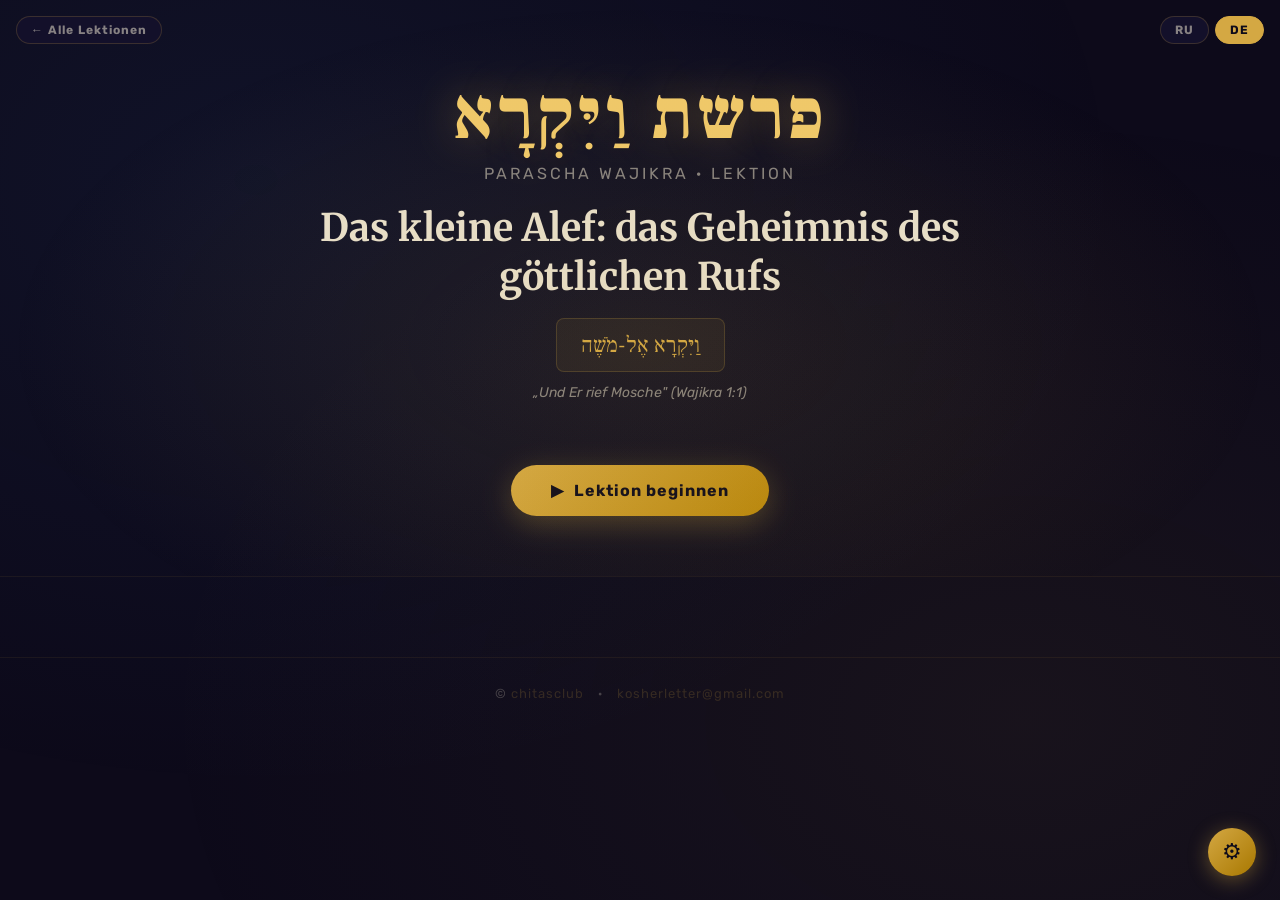
<file: chapters/Vayikra/de.html>
<!DOCTYPE html>
<html lang="de">
<head>
<meta charset="UTF-8">
<meta name="viewport" content="width=device-width, initial-scale=1.0">
<title>פרשת ויקרא — Das kleine Alef: das Geheimnis des göttlichen Rufs</title>
<link href="https://fonts.googleapis.com/css2?family=Frank+Ruhl+Libre:wght@400;700;900&family=Merriweather:ital,wght@0,400;0,700;1,400&family=Rubik:wght@400;500;700&display=swap" rel="stylesheet">
<link rel="stylesheet" href="../../assets/shared.css">
<style>
/* (Variables, reset, body are in ../../assets/shared.css) */

/* Progress bar */
#progressBar {
  position:fixed; top:0; left:0; height:3px;
  background: linear-gradient(90deg, var(--gold), var(--blue2));
  transition: width 0.5s ease;
  z-index:100;
  box-shadow: 0 0 10px var(--gold);
}

/* Home button */
.home-btn {
  position:fixed; top:16px; left:16px; z-index:99;
  font-family:'Rubik',sans-serif; font-size:12px; font-weight:700;
  padding:6px 14px; border-radius:20px; border:1px solid var(--border);
  background:var(--bg2); color:var(--text-dim); cursor:pointer;
  transition:all 0.2s; letter-spacing:1px; text-decoration:none;
  display:inline-flex; align-items:center; gap:5px;
}
.home-btn:hover { background:var(--gold-dim); color:var(--text); }

/* Lang toggle */
.lang-toggle {
  position:fixed; top:16px; right:16px;
  display:flex; gap:6px; z-index:99;
}
.lang-btn {
  font-family:'Rubik',sans-serif; font-size:12px; font-weight:700;
  padding:6px 14px; border-radius:20px; border:1px solid var(--border);
  background:var(--bg2); color:var(--text-dim); cursor:pointer;
  transition:all 0.2s; letter-spacing:1px;
}
.lang-btn.active { background:var(--gold); color:#0d0a1a; border-color:var(--gold); }

/* ── HERO ── */
.hero {
  position:relative; z-index:1;
  text-align:center;
  padding: 80px 20px 60px;
  border-bottom: 1px solid var(--border-faint);
  overflow:hidden;
}

.hero::before {
  content:'';
  position:absolute; inset:0;
  background: radial-gradient(ellipse at center 60%, rgba(212,168,67,0.1) 0%, transparent 70%);
  pointer-events:none;
}

.parasha-label {
  display:inline-block;
  font-family:'Frank Ruhl Libre',serif;
  font-size:clamp(36px,8vw,72px);
  font-weight:900;
  color:var(--gold2);
  letter-spacing:4px;
  text-shadow: 0 0 40px rgba(212,168,67,0.4);
  direction:rtl;
  line-height:1;
  margin-bottom:12px;
}

.hero-sub {
  font-size:clamp(13px,2vw,16px);
  color:var(--text-dim);
  letter-spacing:3px;
  text-transform:uppercase;
  margin-bottom:20px;
}

.hero-title {
  font-family:'Merriweather',serif;
  font-size:clamp(22px,4vw,38px);
  font-weight:700;
  color:var(--text);
  line-height:1.3;
  max-width:700px;
  margin:0 auto 16px;
}

.hero-verse {
  display:inline-block;
  font-family:'Frank Ruhl Libre',serif;
  font-size:clamp(16px,2.5vw,22px);
  color:var(--gold);
  direction:rtl;
  padding: 12px 24px;
  border:1px solid var(--border);
  border-radius:8px;
  background:var(--gold-faint);
  margin-bottom:12px;
}

.hero-verse-ru {
  font-size:14px; color:var(--text-dim);
  font-style:italic; margin-bottom:32px;
}

/* Section nav dots */
.nav-dots {
  display:flex; gap:8px; justify-content:center;
  margin-bottom:32px; flex-wrap:wrap;
}
.nav-dot {
  width:10px; height:10px; border-radius:50%;
  background:var(--border);
  cursor:pointer; transition:all 0.3s;
  position:relative;
}
.nav-dot.active, .nav-dot.done { background:var(--gold); }
.nav-dot.done::after {
  content:'✓'; position:absolute; top:-20px; left:50%;
  transform:translateX(-50%); font-size:10px; color:var(--gold);
  white-space:nowrap;
}

/* Start btn */
.start-btn {
  display:inline-flex; align-items:center; gap:10px;
  background:linear-gradient(135deg,var(--gold),#b8860b);
  color:#0d0a1a; font-family:'Rubik',sans-serif;
  font-size:16px; font-weight:700;
  padding:16px 40px; border-radius:40px; border:none;
  cursor:pointer; transition:all 0.3s;
  box-shadow: 0 8px 30px rgba(212,168,67,0.3);
  letter-spacing:1px;
}
.start-btn:hover { transform:translateY(-2px); box-shadow:0 12px 40px rgba(212,168,67,0.4); }

/* ── SECTIONS ── */
.lesson-container {
  max-width:860px; margin:0 auto;
  padding:0 20px 80px;
  position:relative; z-index:1;
}

.section {
  display:none; opacity:0;
  transform:translateY(24px);
  transition:all 0.5s ease;
}
.section.active {
  display:block; opacity:1; transform:translateY(0);
}

/* Section header */
.sec-header {
  display:flex; align-items:center; gap:16px;
  margin:48px 0 28px;
  padding-bottom:16px;
  border-bottom:1px solid var(--border-faint);
}

.sec-num {
  width:44px; height:44px; border-radius:50%;
  background:linear-gradient(135deg,var(--gold),#8b6010);
  display:flex; align-items:center; justify-content:center;
  font-family:'Rubik',sans-serif; font-weight:700; font-size:18px;
  color:#0d0a1a; flex-shrink:0;
}

.sec-title-wrap {}
.sec-label {
  font-size:11px; letter-spacing:3px; color:var(--gold);
  text-transform:uppercase; margin-bottom:4px;
}
.sec-title {
  font-family:'Merriweather',serif;
  font-size:clamp(18px,3vw,26px); font-weight:700;
  color:var(--text); line-height:1.3;
}

/* Hebrew section subtitle */
.sec-heb-sub {
  font-family:'Frank Ruhl Libre',serif;
  font-size:clamp(14px,2vw,18px);
  color:var(--gold);
  direction:rtl;
  font-weight:700;
  margin-top:4px;
}

/* Content cards */
.card {
  background:var(--card);
  border:1px solid var(--border-faint);
  border-radius:var(--radius);
  padding:24px 28px;
  margin-bottom:20px;
  position:relative;
  overflow:hidden;
}

.card::before {
  content:''; position:absolute;
  top:0; left:0; right:0; height:2px;
  background:linear-gradient(90deg,transparent,var(--gold),transparent);
  opacity:0.4;
}

.card-accent {
  border-left:3px solid var(--gold);
  background:var(--gold-faint);
}

.card p {
  font-size:clamp(15px,2vw,17px);
  line-height:1.85;
  color:var(--text);
  margin-bottom:12px;
}
.card p:last-child { margin-bottom:0; }

.card p em { color:var(--gold2); font-style:normal; font-weight:500; }
.card p strong { color:var(--gold2); }

/* Footnote style */
.footnote {
  font-size:12px;
  color:var(--text-faint);
  line-height:1.6;
  margin-top:12px;
  padding-top:10px;
  border-top:1px solid var(--border-faint);
}

/* Hebrew quote */
.heb-quote {
  background:rgba(212,168,67,0.08);
  border:1px solid var(--border);
  border-radius:10px;
  padding:20px 24px;
  margin:20px 0;
  direction:rtl;
  text-align:right;
}
.heb-quote .heb-text {
  font-family:'Frank Ruhl Libre',serif;
  font-size:clamp(16px,2.5vw,20px);
  color:var(--gold2);
  line-height:1.9;
  margin-bottom:10px;
}
.heb-quote .heb-src {
  font-size:12px; color:var(--text-faint);
  letter-spacing:1px; direction:rtl;
}

/* Key concept box */
.key-concept {
  display:flex; gap:16px; align-items:flex-start;
  background:var(--blue-dim);
  border:1px solid rgba(58,123,213,0.25);
  border-radius:var(--radius);
  padding:20px 24px;
  margin:20px 0;
}
.key-icon {
  font-size:28px; flex-shrink:0; margin-top:2px;
}
.key-body .key-title {
  font-weight:700; color:var(--blue2);
  font-size:15px; margin-bottom:6px;
  letter-spacing:0.5px;
}
.key-body p {
  font-size:15px; line-height:1.7;
  color:var(--text); margin:0;
}

/* Two columns */
.two-col {
  display:grid; grid-template-columns:1fr 1fr; gap:16px;
  margin:20px 0;
}
@media(max-width:560px){ .two-col{ grid-template-columns:1fr; } }

.col-card {
  background:var(--card);
  border:1px solid var(--border-faint);
  border-radius:10px;
  padding:18px 20px;
}
.col-card .col-title {
  font-weight:700; font-size:15px;
  margin-bottom:10px;
  display:flex; align-items:center; gap:8px;
}
.col-card p { font-size:14px; line-height:1.7; color:var(--text-dim); }

/* Formula style */
.formula-block {
  display:flex; align-items:center;
  justify-content:center; gap:12px;
  flex-wrap:wrap;
  padding:20px;
  background:linear-gradient(135deg,rgba(212,168,67,0.08),rgba(58,123,213,0.05));
  border:1px solid var(--border);
  border-radius:var(--radius);
  margin:20px 0;
  font-family:'Merriweather',serif;
}
.f-part {
  padding:8px 18px; border-radius:8px;
  font-size:clamp(14px,2vw,18px); font-weight:700;
  text-align:center;
}
.f-eq { font-size:22px; color:var(--gold); }
.f-result {
  background:var(--gold);
  color:#0d0a1a;
  padding:10px 20px; border-radius:10px;
  font-size:clamp(14px,2vw,18px); font-weight:700;
}

/* Navigation buttons */
.nav-btns {
  display:flex; justify-content:space-between; align-items:center;
  margin-top:40px; gap:16px; flex-wrap:wrap;
}

.btn-prev, .btn-next {
  font-family:'Rubik',sans-serif; font-weight:600;
  padding:12px 28px; border-radius:30px; border:none;
  cursor:pointer; font-size:15px; transition:all 0.25s;
  display:flex; align-items:center; gap:8px;
}
.btn-prev {
  background:transparent; color:var(--text-dim);
  border:1px solid var(--border);
}
.btn-prev:hover { background:var(--card); color:var(--text); }
.btn-next {
  background:linear-gradient(135deg,var(--gold),#a87800);
  color:#0d0a1a;
  box-shadow: 0 4px 20px rgba(212,168,67,0.25);
}
.btn-next:hover { transform:translateY(-1px); box-shadow:0 8px 28px rgba(212,168,67,0.35); }
.btn-next:disabled { opacity:0.4; cursor:not-allowed; transform:none; }

/* ── QUIZ ── */
.quiz-wrap { margin:28px 0; }

.quiz-q {
  background:var(--card);
  border:1px solid var(--border-faint);
  border-radius:var(--radius);
  padding:24px 28px;
  margin-bottom:20px;
  transition:all 0.3s;
}

.quiz-q.answered-correct { border-color:var(--teal); background:rgba(46,196,182,0.07); }
.quiz-q.answered-wrong { border-color:var(--rose); background:rgba(224,92,122,0.07); }

.q-num {
  font-size:11px; letter-spacing:2px; color:var(--text-faint);
  text-transform:uppercase; margin-bottom:10px;
}

.q-text {
  font-family:'Merriweather',serif;
  font-size:clamp(15px,2vw,18px);
  font-weight:700; color:var(--text);
  line-height:1.5; margin-bottom:18px;
}

.q-options { display:flex; flex-direction:column; gap:10px; }

.q-opt {
  background:rgba(255,255,255,0.04);
  border:1.5px solid rgba(255,255,255,0.1);
  border-radius:10px;
  padding:12px 18px;
  cursor:pointer;
  font-size:15px; color:var(--text);
  transition:all 0.2s; text-align:left;
  font-family:'Rubik',sans-serif;
  display:flex; align-items:center; gap:10px;
}
.q-opt:hover:not(:disabled) {
  border-color:var(--gold); background:var(--gold-faint);
  transform:translateX(4px);
}
.q-opt.correct {
  border-color:var(--teal); background:rgba(46,196,182,0.12);
  color:#a0f0e8;
}
.q-opt.wrong {
  border-color:var(--rose); background:rgba(224,92,122,0.12);
  color:#f0a0b0;
}
.q-opt:disabled { cursor:default; transform:none; }
.q-opt .opt-icon { font-size:18px; flex-shrink:0; }

.q-feedback {
  margin-top:14px; padding:12px 16px;
  border-radius:8px; font-size:14px;
  line-height:1.6; display:none;
}
.q-feedback.show { display:block; }
.q-feedback.correct-fb { background:rgba(46,196,182,0.1); color:#80e8df; border:1px solid rgba(46,196,182,0.2); }
.q-feedback.wrong-fb { background:rgba(224,92,122,0.1); color:#f0b0c0; border:1px solid rgba(224,92,122,0.2); }

/* Score */
.score-bar {
  display:flex; align-items:center; gap:12px;
  margin-bottom:24px;
  background:var(--gold-faint);
  border:1px solid var(--border);
  border-radius:10px;
  padding:12px 20px;
}
.score-label { font-size:13px; color:var(--text-dim); }
.score-val { font-weight:700; color:var(--gold2); font-size:20px; }
.score-progress {
  flex:1; height:6px; background:rgba(255,255,255,0.08);
  border-radius:3px; overflow:hidden;
}
.score-fill {
  height:100%; border-radius:3px;
  background:linear-gradient(90deg,var(--gold),var(--blue2));
  transition:width 0.5s ease;
}

/* ── FINAL RESULT ── */
.result-screen {
  display:none;
  text-align:center; padding:48px 20px;
}
.result-screen.show { display:block; }

.result-star {
  font-size:72px; margin-bottom:16px;
  animation:starPop 0.6s cubic-bezier(0.34,1.56,0.64,1) both;
}
@keyframes starPop {
  from { transform:scale(0) rotate(-30deg); opacity:0; }
  to { transform:scale(1) rotate(0); opacity:1; }
}

.result-title {
  font-family:'Merriweather',serif;
  font-size:clamp(24px,4vw,36px); font-weight:700;
  color:var(--gold2); margin-bottom:12px;
}
.result-sub {
  font-size:16px; color:var(--text-dim);
  max-width:500px; margin:0 auto 32px;
  line-height:1.6;
}
.result-score-big {
  font-size:64px; font-weight:700;
  color:var(--gold); font-family:'Rubik',sans-serif;
  line-height:1; margin-bottom:8px;
}
.result-score-label {
  font-size:14px; color:var(--text-faint); letter-spacing:2px;
  margin-bottom:36px;
}

.restart-btn {
  background:linear-gradient(135deg,var(--blue),#1a4a90);
  color:#fff; font-family:'Rubik',sans-serif;
  font-size:15px; font-weight:600;
  padding:14px 36px; border-radius:30px; border:none;
  cursor:pointer; transition:all 0.2s;
  box-shadow:0 6px 24px rgba(58,123,213,0.3);
  margin-right:12px;
}
.restart-btn:hover { transform:translateY(-2px); }

.home-result-btn {
  background:transparent;
  color:var(--text-dim); font-family:'Rubik',sans-serif;
  font-size:15px; font-weight:600;
  padding:14px 36px; border-radius:30px;
  border:1px solid var(--border);
  cursor:pointer; transition:all 0.2s;
  text-decoration:none;
  display:inline-block;
}
.home-result-btn:hover { background:var(--card); color:var(--text); }

/* ── ANIMATIONS ── */
.fade-in {
  animation:fadeInUp 0.5s ease both;
}
@keyframes fadeInUp {
  from { opacity:0; transform:translateY(16px); }
  to { opacity:1; transform:translateY(0); }
}

@media(max-width:480px){
  .card { padding:18px 16px; }
  .heb-quote { padding:16px 16px; }
  .nav-btns { justify-content:center; }
}

/* ── Continue reading button ── */
.continue-btn {
  display: none;
  align-items: center;
  gap: 10px;
  background: transparent;
  border: 1px solid var(--border);
  color: var(--text-dim);
  font-family: 'Rubik', sans-serif;
  font-size: 14px;
  font-weight: 500;
  padding: 12px 30px;
  border-radius: 40px;
  cursor: pointer;
  transition: all 0.3s;
  letter-spacing: 0.5px;
  margin-top: 12px;
}
.continue-btn:hover { border-color: var(--gold); color: var(--gold2); }
.continue-btn.shown { display: inline-flex; }

/* ── TOC Sidebar ── */
.toc-sidebar {
  position: fixed;
  left: 12px;
  top: 50%;
  transform: translateY(-50%);
  z-index: 90;
  display: none;
}
.toc-sidebar.visible { display: block; }
.toc-toggle-btn {
  width: 40px; height: 40px;
  border-radius: 10px;
  border: 1px solid var(--border);
  background: var(--bg2);
  color: var(--gold);
  font-size: 18px;
  cursor: pointer;
  display: flex; align-items: center; justify-content: center;
  transition: all 0.2s;
  box-shadow: 0 4px 16px rgba(0,0,0,0.3);
}
.toc-toggle-btn:hover { background: var(--gold-dim); }
.toc-panel {
  position: absolute;
  left: 0;
  top: 48px;
  width: 230px;
  background: #1a1630;
  border: 1px solid var(--border);
  border-radius: 12px;
  padding: 14px 12px;
  box-shadow: 0 8px 32px rgba(0,0,0,0.5);
  opacity: 0;
  pointer-events: none;
  transform: translateX(-8px);
  transition: opacity 0.2s, transform 0.2s;
}
.toc-panel.open { opacity: 1; pointer-events: all; transform: translateX(0); }
.toc-panel-title {
  font-size: 10px;
  letter-spacing: 3px;
  color: var(--gold);
  text-transform: uppercase;
  margin-bottom: 10px;
  padding-bottom: 8px;
  border-bottom: 1px solid var(--border-faint);
}
.toc-item {
  display: block;
  width: 100%;
  text-align: left;
  background: transparent;
  border: none;
  color: var(--text-dim);
  font-size: 12px;
  font-family: 'Rubik', sans-serif;
  padding: 5px 8px;
  border-radius: 6px;
  cursor: pointer;
  transition: all 0.15s;
  margin-bottom: 2px;
  line-height: 1.4;
}
.toc-item:hover { background: var(--gold-dim); color: var(--text); }
.toc-item.toc-current { color: var(--gold2); background: var(--gold-faint); font-weight: 600; }
.toc-item.toc-done { color: var(--text-faint); }
@media (max-width: 920px) { .toc-sidebar { display: none !important; } }

/* ── Quick Read mode ── */
.quick-read .card:not(.card-accent) { display: none; }
.quick-read .two-col { display: none; }
.quick-read .formula-block { display: none; }
</style>
</head>
<body>

<div id="progressBar" style="width:0%"></div>

<a class="home-btn" href="../../index.html">← Alle Lektionen</a>

<div class="lang-toggle">
  <button class="lang-btn" id="btnRu" onclick="window.location.href='ru.html'">RU</button>
  <button class="lang-btn active" id="btnDe">DE</button>
</div>

<!-- HERO -->
<div class="hero" id="heroSection">
  <div class="parasha-label">פרשת וַיִּקְרָא</div>
  <div class="hero-sub">Parascha Wajikra · Lektion</div>
  <div class="hero-title">Das kleine Alef: das Geheimnis des göttlichen Rufs</div>
  <div class="hero-verse">וַיִּקְרָא אֶל-מֹשֶׁה</div>
  <div class="hero-verse-ru">„Und Er rief Mosche" (Wajikra 1:1)</div>
  <div class="nav-dots" id="navDots"></div>
  <button class="start-btn" onclick="startLesson()">
    <span>▶</span>
    <span>Lektion beginnen</span>
  </button>
  <br>
  <button class="continue-btn" id="continueBtn" onclick="continueLesson()">
    <span>↩</span>
    <span id="continueBtnLabel">Lektion fortsetzen</span>
  </button>
</div>

<!-- LESSON CONTAINER -->
<div class="lesson-container" id="lessonContainer" style="display:none">

  <!-- SECTION 1 -->
  <div class="section" id="sec-1">
    <div class="sec-header">
      <div class="sec-num">1</div>
      <div class="sec-title-wrap">
        <div class="sec-label">Lektionsthema</div>
        <div class="sec-title">Ein kleiner Buchstabe mit großer Bedeutung</div>
        <div class="sec-heb-sub">האל"ף הקטנה</div>
      </div>
    </div>

    <div class="card fade-in">
      <p>Das Buch Wajikra beginnt mit den Worten: <em>«Und Er rief Mosche, und G-tt sprach zu ihm aus dem Stiftszelt, und sagte»</em> (Wajikra 1:1).</p>
      <p>Das erste Wort selbst — <em>«וַיִּקְרָא»</em> («Wajikra» — «Und Er rief») — birgt ein ungewöhnliches Rätsel. In der Torarolle ist der letzte Buchstabe dieses Wortes, das <strong>Alef (א)</strong>, deutlich kleiner als die anderen Buchstaben geschrieben. Dies wird als «kleines Alef» (אל"ף זעירא) bezeichnet.</p>
      <p>Was verbirgt sich hinter diesem winzigen Buchstaben? Warum erlaubt die Tora gerade hier, im ersten Wort des Buches Wajikra, eine Abweichung von der üblichen Schreibweise?</p>
    </div>

    <div class="heb-quote fade-in">
      <div class="heb-text">וַיִּקְרָ<span style="font-size:0.6em;vertical-align:super">א</span> אֶל-מֹשֶׁה</div>
      <div class="heb-src">— ויקרא א:א · Ваикра 1:1</div>
    </div>

    <div class="card card-accent fade-in">
      <p>Laut dem Midrasch steckt hinter diesem kleinen Alef ein tiefer menschlicher Konflikt — zwischen <strong>dem Ewigen und Mosche</strong>. G-tt wollte «Wajikra» mit einem großen Alef schreiben. Mosche wollte es anders schreiben.</p>
      <p>Der Kompromiss zwischen dem Willen des Ewigen und der Demut Mosches wurde für immer in der Tora verewigt — in Form des kleinen Buchstabens.</p>
    </div>

    <div class="key-concept fade-in">
      <div class="key-icon">✍️</div>
      <div class="key-body">
        <div class="key-title">Die zentrale Frage der Lektion</div>
        <p>Warum wollte Mosche seinen Namen ohne Alef schreiben? Was ist der Unterschied zwischen «Wajikra» und «Wajikkar»? Und welche Lektion verbirgt sich im kleinen Buchstaben für jeden von uns?</p>
      </div>
    </div>

    <div class="nav-btns">
      <div></div>
      <button class="btn-next" onclick="nextSection()">Weiter →</button>
    </div>
  </div>

  <!-- SECTION 2 -->
  <div class="section" id="sec-2">
    <div class="sec-header">
      <div class="sec-num">2</div>
      <div class="sec-title-wrap">
        <div class="sec-label">Zwei Wörter — zwei Bedeutungen</div>
        <div class="sec-title">«Wajikra» versus «Wajikkar»</div>
        <div class="sec-heb-sub">וַיִּקְרָא לְעֻמַּת וַיִּקָּר</div>
      </div>
    </div>

    <div class="card fade-in">
      <p>Das Wort <em>«וַיִּקְרָא»</em> («Wajikra» — «Und Er rief») unterscheidet sich vom Wort <em>«וַיִּקָּר»</em> («Wajikkar» — «Und Es geschah») durch genau einen Buchstaben — das Alef am Ende.</p>
      <p>Beide Wörter kommen in der Tora vor. Was ist der Unterschied zwischen ihnen?</p>
    </div>

    <div class="two-col fade-in">
      <div class="col-card" style="border-top:3px solid var(--gold)">
        <div class="col-title" style="color:var(--gold2)"><span>📜</span> וַיִּקְרָא — Wajikra</div>
        <p>«Und Er rief» — das ist <em>die Sprache der Liebe und Nähe</em>. So spricht man, wenn G-tt einen Menschen beim Namen ruft, absichtsvoll und herzlich. Genau dieses Wort wird zur Beschreibung der Prophezeiungen Mosches verwendet.</p>
      </div>
      <div class="col-card" style="border-top:3px solid var(--blue2)">
        <div class="col-title" style="color:var(--blue2)"><span>📖</span> וַיִּקָּר — Wajikkar</div>
        <p>«Und Es geschah» — das ist <em>die Sprache des Zufalls und der Kälte</em>. Genau dieses Wort wurde für Bilam (Bileam) verwendet: <em>«und G-tt begegnete Bilam»</em> — gleichsam zufällig, im Vorbeigehen.</p>
      </div>
    </div>

    <div class="card fade-in">
      <p>Somit weist <strong>«Wajikra»</strong> auf <em>die besondere Nähe</em> des Ewigen zu Mosche hin — Er ruft ihn beim Namen, mit Liebe. Und <strong>«Wajikkar»</strong> ist nur eine zufällige Begegnung ohne Wärme.</p>
      <p>Raschi erklärt ausdrücklich: Das Wort «Wajikra» bedeutet die Sprache der Liebe — <em>«לשון חיבה»</em>. Gerade in dieser Sprache wenden sich die Engel in den himmlischen Sphären aneinander.</p>
    </div>

    <div class="heb-quote fade-in">
      <div class="heb-text">לְשׁוֹן חִבָּה — שֶׁנָּקַט בּוֹ לְמֹשֶׁה</div>
      <div class="heb-src">— רש"י על ויקרא א:א · Раши, Ваикра 1:1</div>
    </div>

    <div class="card card-accent fade-in">
      <p>Warum wollte Mosche denn <strong>«Wajikkar»</strong> schreiben — das Wort Bilams — statt «Wajikra»? Die Antwort enthüllt das Wesen der Persönlichkeit Mosches — des Größten aller Menschen, ausgestattet mit grenzenloser Demut.</p>
    </div>

    <div class="nav-btns">
      <button class="btn-prev" onclick="prevSection()">← Zurück</button>
      <button class="btn-next" onclick="nextSection()">Weiter →</button>
    </div>
  </div>

  <!-- SECTION 3 -->
  <div class="section" id="sec-3">
    <div class="sec-header">
      <div class="sec-num">3</div>
      <div class="sec-title-wrap">
        <div class="sec-label">Die Demut Mosches</div>
        <div class="sec-title">Der demütigste aller Menschen</div>
        <div class="sec-heb-sub">עָנָו מְאֹד מִכֹּל הָאָדָם</div>
      </div>
    </div>

    <div class="card fade-in">
      <p>Die Tora bezeugt über Mosche: <em>«Und der Mann Mosche war der demütigste von allen Menschen auf dem Angesicht der Erde»</em> (Bemidbar 12:3). Das ist nicht nur ein Lob — es beschreibt sein geistiges Wesen.</p>
      <p>Als der Ewige Mosche aufforderte, das Wort <em>«Wajikra»</em> aufzuschreiben, das die besondere göttliche Nähe bezeichnet, zögerte Mosche: <strong>War er es wert, dass so etwas über ihn geschrieben würde?</strong></p>
      <p>Er wollte «Wajikkar» schreiben — dasselbe Wort, das für Bilam, den Frevler, verwendet wurde, der G-tt nur zufällig begegnete. Mosche dachte in seiner Bescheidenheit: <em>«Was ist so Besonderes an mir? Warum sollte man über mich mit solcher Ehre schreiben?»</em></p>
    </div>

    <div class="heb-quote fade-in">
      <div class="heb-text">וְהָאִישׁ מֹשֶׁה עָנָו מְאֹד מִכֹּל הָאָדָם אֲשֶׁר עַל-פְּנֵי הָאֲדָמָה</div>
      <div class="heb-src">— במדבר יב:ג · Бемидбар 12:3</div>
    </div>

    <div class="card fade-in">
      <p>Das ist echte Demut — keine vorgespielte Bescheidenheit. Mosche sah in sich wirklich nichts, das ihn über andere stellte. Er wusste: Alles, was er erreicht hatte, war <em>ein Geschenk des Ewigen</em> und kein Ergebnis seiner eigenen Verdienste.</p>
    </div>

    <div class="key-concept fade-in">
      <div class="key-icon">🕊️</div>
      <div class="key-body">
        <div class="key-title">Demut — keine Schwäche</div>
        <p>Die Demut Mosches ist keine Schwäche und keine Selbstverleugnung. Ein Mensch, der sich selbst als nichtig bezeichnet, um Eindruck zu machen, ist nicht bescheiden. Wahre Demut ist <strong style="color:var(--gold2)">das klare Bewusstsein, dass alle deine Gaben vom Ewigen stammen</strong>, und deshalb kein Raum für Hochmut bleibt.</p>
      </div>
    </div>

    <div class="card card-accent fade-in">
      <p>Deshalb wollte Mosche das Wort Bilams schreiben: nicht aus derselben Gottlosigkeit, sondern aus dem entgegengesetzten Quell — aus <strong>tiefster Demut</strong>. Er war buchstäblich unfähig, über sich das Wort zu schreiben, das die besondere göttliche Liebe bezeichnet.</p>
    </div>

    <div class="nav-btns">
      <button class="btn-prev" onclick="prevSection()">← Zurück</button>
      <button class="btn-next" onclick="nextSection()">Weiter →</button>
    </div>
  </div>

  <!-- SECTION 4 -->
  <div class="section" id="sec-4">
    <div class="sec-header">
      <div class="sec-num">4</div>
      <div class="sec-title-wrap">
        <div class="sec-label">Der Wille des Ewigen</div>
        <div class="sec-title">Ein Kompromiss in der Tora</div>
        <div class="sec-heb-sub">פְּשָׁרָה בַּתּוֹרָה</div>
      </div>
    </div>

    <div class="card fade-in">
      <p>Der Ewige bestand darauf: <em>«Wajikra»</em> — mit Alef. Denn das ist die Wahrheit. Mosche wurde der besonderen göttlichen Nähe gewürdigt, und das muss aufgeschrieben werden.</p>
      <p>So entstand zwischen dem Willen des Ewigen und der Demut Mosches ein gewisser <strong>Kompromiss</strong>: Das Alef wurde geschrieben — aber <em>klein</em>. So wurde in der Tora für immer eine doppelte Botschaft verewigt.</p>
    </div>

    <div class="formula-block fade-in">
      <div class="f-part" style="background:rgba(212,168,67,0.1);border:1px solid var(--border);color:var(--gold2)">Wille des Ewigen<br><small>«Wajikra» — mit großem Alef</small></div>
      <div class="f-eq">+</div>
      <div class="f-part" style="background:rgba(91,156,246,0.1);border:1px solid rgba(91,156,246,0.3);color:var(--blue2)">Demut Mosches<br><small>«Wajikkar» — ohne Alef</small></div>
      <div class="f-eq">=</div>
      <div class="f-result">Das kleine Alef</div>
    </div>

    <div class="card fade-in">
      <p>Das kleine Alef sagt uns gleichzeitig zweierlei:</p>
      <p><strong>Erstens:</strong> Ja, G-tt ruft Mosche wirklich mit Liebe — das ist keine zufällige Begegnung. <em>Das Alef ist da</em>.</p>
      <p><strong>Zweitens:</strong> Aber auch die Demut Mosches wird berücksichtigt — <em>das Alef ist bescheiden geschrieben</em>, nicht in voller Größe.</p>
    </div>

    <div class="card card-accent fade-in">
      <p>Bemerkenswert ist, dass die Tora dies für immer bewahrt hat. In allen Torarollen, in allen Gemeinden und Überlieferungen wird dieses Alef klein geschrieben. Die Demut Mosches ist buchstäblich in den Text der Tora eingegangen als ihr unveräußerlicher Bestandteil.</p>
      <div class="footnote">Likutej Sichot, Band 1, Wajikra — Rede des Rebbe Menachem Mendel Schneerson</div>
    </div>

    <div class="nav-btns">
      <button class="btn-prev" onclick="prevSection()">← Zurück</button>
      <button class="btn-next" onclick="nextSection()">Weiter →</button>
    </div>
  </div>

  <!-- SECTION 5 -->
  <div class="section" id="sec-5">
    <div class="sec-header">
      <div class="sec-num">5</div>
      <div class="sec-title-wrap">
        <div class="sec-label">Der Sinn der Opfer</div>
        <div class="sec-title">Korban: die Annäherung an G-tt</div>
        <div class="sec-heb-sub">קָרְבָּן — מִן הַשּׁוֹרֶשׁ קָרוֹב</div>
      </div>
    </div>

    <div class="card fade-in">
      <p>Ein Großteil des Buches Wajikra ist den Gesetzen der Opfer — <em>Korbanot</em> — gewidmet. Das Wort <strong>«Korban» (קָרְבָּן)</strong> selbst stammt von der Wurzel <em>«Karow» (קָרוֹב)</em> — nahe, sich annähern.</p>
      <p>Korban ist keine «Bestechung G-ttes» und kein Mittel, sich von Schuld zu befreien. <strong>Korban ist ein Akt der Annäherung</strong> des Menschen an den Ewigen.</p>
    </div>

    <div class="heb-quote fade-in">
      <div class="heb-text">אָדָם כִּי-יַקְרִיב מִכֶּם קָרְבָּן לַה'</div>
      <div class="heb-src">— ויקרא א:ב · Ваикра 1:2</div>
    </div>

    <div class="card fade-in">
      <p>Beachten wir die Formulierung des Verses: <em>«Ein Mensch, wenn er von euch ein Opfer zu G-tt darbringt»</em> — buchstäblich «wenn er aus euch näherbringt». Der Midrasch erklärt: <strong>Das Wort «aus euch» (מִכֶּם)</strong> deutet darauf hin, dass man in erster Linie <em>sich selbst</em> opfern soll — seine Leidenschaften, sein «Ich», seine tierische Natur.</p>
    </div>

    <div class="two-col fade-in">
      <div class="col-card" style="border-top:3px solid var(--gold)">
        <div class="col-title" style="color:var(--gold2)"><span>🔥</span> Ola — Ganzopfer</div>
        <p>Ein Opfer, das vollständig auf dem Altar verbrannt wird. Symbolisiert <em>vollständige Selbstaufgabe</em> — das «Ich» des Menschen löst sich vollständig im göttlichen Licht auf.</p>
      </div>
      <div class="col-card" style="border-top:3px solid var(--blue2)">
        <div class="col-title" style="color:var(--blue2)"><span>☮️</span> Schelamim — Friedensopfer</div>
        <p>Das Opfer des Friedens und der Dankbarkeit. Ein Teil wird auf dem Altar dargebracht, ein Teil — den Priestern, ein Teil — dem Opfernden selbst. Symbolisiert <em>Harmonie</em> zwischen dem Geistigen und dem Materiellen.</p>
      </div>
    </div>

    <div class="key-concept fade-in">
      <div class="key-icon">🕍</div>
      <div class="key-body">
        <div class="key-title">Korban und die Demut Mosches</div>
        <p>Hier offenbart sich ein tiefer Zusammenhang mit dem kleinen Alef. Mosche, der das Alef klein schrieb, verkörperte den Sinn des Korbans: <strong style="color:var(--gold2)">G-tt nahe zu kommen durch die Aufgabe des Egos</strong>. Sein kleines Alef ist sein persönlicher «Korban», seine Darbringung seiner selbst an den Ewigen.</p>
      </div>
    </div>

    <div class="nav-btns">
      <button class="btn-prev" onclick="prevSection()">← Zurück</button>
      <button class="btn-next" onclick="nextSection()">Weiter →</button>
    </div>
  </div>

  <!-- SECTION 6 -->
  <div class="section" id="sec-6">
    <div class="sec-header">
      <div class="sec-num">6</div>
      <div class="sec-title-wrap">
        <div class="sec-label">Eine Lektion für jeden</div>
        <div class="sec-title">Mein kleines Alef</div>
        <div class="sec-heb-sub">הָאָל"ף הַקְּטַנָּה שֶׁלִּי</div>
      </div>
    </div>

    <div class="card fade-in">
      <p>Rebbe Menachem Mendel Schneerson stellt in «Likutej Sichot» die Frage: Warum hat die Tora diesen Kompromiss bewahrt? Der Ewige hätte doch einfach befehlen können, ein normales Alef zu schreiben — und fertig.</p>
      <p>Die Antwort: <strong>Das kleine Alef wurde für uns geschrieben</strong>. Damit jeder Mensch, der die Tora liest, diese Lektion verinnerlicht: <em>Wahre Größe ist untrennbar von Demut</em>.</p>
    </div>

    <div class="card fade-in">
      <p>Mosche war der größte der Propheten. Er stand am Berg Sinai und empfing die Tora. Er führte das Volk vierzig Jahre durch die Wüste. Und dabei war er <em>der demütigste aller Menschen</em>. Nicht trotz seiner Größe, sondern <strong>wegen</strong> ihr.</p>
      <p>Je tiefer ein Mensch G-tt versteht, desto klarer sieht er: Alles kommt vom Ewigen. Seine Kräfte, seine Talente, seine Leistungen — das alles sind Geschenke. Das ist <em>wahre Demut</em>.</p>
    </div>

    <div class="card card-accent fade-in">
      <p>Das kleine Alef ist die Lektion des <strong>Gleichgewichts</strong>: Man muss sich nicht auf null reduzieren (das Alef ist doch vorhanden!). Aber man muss das Alef auch nicht größer machen, als es ist.</p>
      <p>G-tt ruft jeden von uns beim Namen — <em>«Wajikra»</em> — mit Liebe und besonderer Nähe. Unsere Aufgabe ist es, auf diesen Ruf zu antworten und dabei die Demut Mosches zu bewahren.</p>
      <div class="footnote">Likutej Sichot, Band 1, Gespräch über die Parascha Wajikra · Rebbe Menachem Mendel Schneerson</div>
    </div>

    <div class="key-concept fade-in" style="background:rgba(212,168,67,0.08);border-color:rgba(212,168,67,0.3)">
      <div class="key-icon">✨</div>
      <div class="key-body">
        <div class="key-title" style="color:var(--gold2)">Die wichtigste Schlussfolgerung</div>
        <p>Der Ewige ruft jeden Juden beim Namen — mit Liebe, so wie Er Mosche gerufen hat. Die Größe dieses Rufs liegt darin, dass er von uns nicht Überheblichkeit, sondern Demut verlangt. <strong style="color:var(--gold2)">Das kleine Alef ist der Schlüssel zur wahren Nähe zu G-tt.</strong></p>
      </div>
    </div>

    <div class="nav-btns">
      <button class="btn-prev" onclick="prevSection()">← Zurück</button>
      <button class="btn-next" onclick="nextSection()">Weiter →</button>
    </div>
  </div>

  <!-- SECTION 7 -->
  <div class="section" id="sec-7">
    <div class="sec-header">
      <div class="sec-num">7</div>
      <div class="sec-title-wrap">
        <div class="sec-label">Die Lehre des Rebbe über Rambam</div>
        <div class="sec-title">Drei Stufen der Gotteserkenntnis</div>
        <div class="sec-heb-sub">שָׁלֹשׁ מַדְרֵגוֹת בְּיַדִּיעַת הָאֵ-ל</div>
      </div>
    </div>

    <div class="card fade-in">
      <p>Im Weiteren des Themas Glaube und Nähe zu G-tt bezieht sich der Dozent auf den Vortrag des Lubawitscher Rebbe, der den Werken des Rambam gewidmet ist. Darin unterscheidet der Rebbe <strong>drei Stufen der Gotteserkenntnis</strong>, von denen jede tiefer als die vorherige ist.</p>
    </div>

    <div class="key-concept fade-in">
      <div class="key-icon">📖</div>
      <div class="key-body">
        <div class="key-title">Erste Stufe: Intellektuelle Erkenntnis</div>
        <p>Der Mensch studiert die Welt um sich herum und gelangt zu dem Schluss: Alles hat einen Schöpfer. Das ist der rationale Weg — von der Naturbeobachtung zur Erkenntnis des göttlichen Ursprungs.</p>
      </div>
    </div>

    <div class="key-concept fade-in">
      <div class="key-icon">🌌</div>
      <div class="key-body">
        <div class="key-title">Zweite Stufe: Bewusstsein der Unergründlichkeit</div>
        <p>Nach allen logischen Schlussfolgerungen begreift der Mensch: <em>Der Schöpfer übersteigt den menschlichen Verstand</em>. Der Verstand erreicht seine Grenze und erkennt an, dass G-tt unergründlich ist.</p>
      </div>
    </div>

    <div class="key-concept fade-in" style="background:rgba(212,168,67,0.08);border-color:rgba(212,168,67,0.3)">
      <div class="key-icon">✨</div>
      <div class="key-body">
        <div class="key-title" style="color:var(--gold2)">Dritte Stufe: Angeborener, wesenhafter Glaube</div>
        <p>Die höchste Ebene ist der <strong style="color:var(--gold2)">in der Seele jedes Juden angelegte Glaube</strong>, noch vor jeder logischen Überlegung. Er übersteigt den Intellekt und hängt nicht von ihm ab. Das ist eine bedingungslose Verbindung mit G-tt — ähnlich der Liebe eines Säuglings zu seinem Vater: nicht weil «er gut ist» oder «er es verdient», sondern einfach <em>weil er der Vater ist</em>.</p>
      </div>
    </div>

    <div class="card card-accent fade-in">
      <p>Genau diese höchste, wesenhafte Ebene des Glaubens wird im Menschen durch den Genuss von Mazze an Pessach erweckt und gefestigt. Mazze ist nicht nur ein Gebot; sie ist eine <strong>«Injektion» des Glaubens direkt in die Seele</strong>, die alle intellektuellen Barrieren umgeht.</p>
    </div>

    <div class="nav-btns">
      <button class="btn-prev" onclick="prevSection()">← Zurück</button>
      <button class="btn-next" onclick="nextSection()">Weiter →</button>
    </div>
  </div>

  <!-- SECTION 8 -->
  <div class="section" id="sec-8">
    <div class="sec-header">
      <div class="sec-num">8</div>
      <div class="sec-title-wrap">
        <div class="sec-label">Die kabbalistische Bedeutung von Pessach</div>
        <div class="sec-title">Mazze und Chamez: Weisheit gegen Verstand</div>
        <div class="sec-heb-sub">מַצָּה וְחָמֵץ — חָכְמָה נֶגֶד בִּינָה</div>
      </div>
    </div>

    <div class="card fade-in">
      <p>Durch das Prisma der Kabbala und des Systems der Sefirot (göttlicher Eigenschaften) offenbart sich zwischen Mazze und Chamez ein tiefer spiritueller Unterschied, der weit über die üblichen Gesetze von Pessach hinausgeht.</p>
    </div>

    <div class="two-col fade-in">
      <div class="col-card" style="border-top:3px solid var(--gold)">
        <div class="col-title" style="color:var(--gold2)"><span>🫓</span> Mazze — Chochma</div>
        <p>Mazze («Lechem Oni» — Brot der Armut) symbolisiert die Sefira <em>Chochma</em> (Weisheit). In der Kabbala wird «Chochma» gelesen als <strong>«Koach Ma»</strong> — <em>«die Kraft der Nichtigkeit»</em>. Mazze ist flach, sie hatte keine Zeit aufzugehen — das ist das Symbol vollständiger Demut und Selbstauflösung vor G-tt. Glaube ohne intellektuelle Beimischungen und Hochmut.</p>
      </div>
      <div class="col-card" style="border-top:3px solid var(--blue2)">
        <div class="col-title" style="color:var(--blue2)"><span>🍞</span> Chamez — Bina</div>
        <p>Chamez (Gesäuertes) symbolisiert die Sefira <em>Bina</em> (Verständnis/Intellekt). Chamez bläht sich auf und geht auf — das ist das Symbol des menschlichen Egos, des Intellekts und logischer Erklärungen. Ein Mensch, der in seinen eigenen Augen «aufgeht», verliert die Reinheit des ursprünglichen Glaubens.</p>
      </div>
    </div>

    <div class="heb-quote fade-in">
      <div class="heb-text">חָכְמָה — כֹּחַ מָה</div>
      <div class="heb-src">— Kabbala: verborgene Bedeutung des Wortes «Chochma» · חָכְמָה</div>
    </div>

    <div class="card fade-in">
      <p>Dieser Unterschied erklärt auch die <strong>Reihenfolge der jüdischen Feiertage</strong>:</p>
      <p><strong>An Pessach</strong> essen die Juden Mazze — es wird das reine, ungetrübte Fundament des Glaubens gelegt (Chochma). <em>Zuerst — wesenhafter Glaube</em>.</p>
      <p><strong>An Schawuot</strong> (dem Fest der Toragesetzgebung) wird ein Opfer aus <em>gesäuertem Brot</em> (Chamez) dargebracht — denn nach dem Legen des Glaubensfundaments ist es notwendig, den Intellekt einzuschalten und die Tora zu studieren (Bina). <em>Danach — Intellekt im Dienst des Glaubens</em>.</p>
    </div>

    <div class="key-concept fade-in">
      <div class="key-icon">🏗️</div>
      <div class="key-body">
        <div class="key-title">Die richtige Reihenfolge</div>
        <p>Intellekt und Torastudium sind der höchste Wert. Aber <strong style="color:var(--gold2)">das Fundament muss der ursprüngliche Glaube bleiben</strong> — jenes «kleine Alef» in der Seele, das niemand wegnehmen kann. Chamez ist wunderbar — aber nur als Überbau über der Mazze.</p>
      </div>
    </div>

    <div class="nav-btns">
      <button class="btn-prev" onclick="prevSection()">← Zurück</button>
      <button class="btn-next" onclick="nextSection()">Weiter →</button>
    </div>
  </div>

  <!-- SECTION 9 -->
  <div class="section" id="sec-9">
    <div class="sec-header">
      <div class="sec-num">9</div>
      <div class="sec-title-wrap">
        <div class="sec-label">Michla de-Mehemanutha</div>
        <div class="sec-title">Mazze — die Impfung des Glaubens</div>
        <div class="sec-heb-sub">מִכְלָא דִּמְהֵימְנוּתָא</div>
      </div>
    </div>

    <div class="card fade-in">
      <p>Der Sohar nennt die Mazze «<em>Michla de-Mehemanutha</em>» — <strong>Speise des Glaubens</strong>. Diese Bezeichnung erschließt uns die einzigartige spirituelle Kraft der Mazze: Sie wirkt nicht durch den Verstand, sondern <em>unmittelbar auf die Seele</em>.</p>
    </div>

    <div class="card card-accent fade-in">
      <p>Bildlich gesprochen ist Mazze eine <strong>spirituelle Injektion</strong>. Man kann einen Menschen lange mit Logik überzeugen, und er wird Gegenargumente finden. Aber wenn ein Jude Mazze isst, <em>sät sie sofort Glauben in ihm</em> — unter Umgehung aller intellektuellen Barrieren, Zweifel und philosophischer Fragen.</p>
    </div>

    <div class="heb-quote fade-in">
      <div class="heb-text">מַצָּה — מִכְלָא דִּמְהֵימְנוּתָא וּמִכְלָא דִּאַסְוָותָא</div>
      <div class="heb-src">— זֹהַר · Sohar: Mazze — Speise des Glaubens und Speise der Heilung</div>
    </div>

    <div class="key-concept fade-in">
      <div class="key-icon">🩺</div>
      <div class="key-body">
        <div class="key-title">Rebbe Maharasch über Mazze</div>
        <p>Rebbe Maharasch lehrte, dass wenn ein Jude Mazze isst, er im wahrsten Sinne des Wortes <strong style="color:var(--gold2)">«Göttlichkeit isst»</strong> — er nimmt in sich nicht nur ein Gebot auf, sondern das Wesen der göttlichen Gegenwart selbst.</p>
      </div>
    </div>

    <div class="card fade-in">
      <p>Deshalb initiierte der Lubawitscher Rebbe eine groß angelegte Kampagne — <strong>«Miwza Mazze»</strong> (מבצע מצה) — zur Verteilung von <em>handgemachter runder Mazze</em> (Shmura-Mazze) an möglichst viele Juden. Der Rebbe wollte buchstäblich so viele jüdische Seelen wie möglich mit diesem Glauben «füttern» — nicht durch Vorlesungen und Überzeugung, sondern durch die Mazze selbst.</p>
    </div>

    <div class="nav-btns">
      <button class="btn-prev" onclick="prevSection()">← Zurück</button>
      <button class="btn-next" onclick="nextSection()">Weiter →</button>
    </div>
  </div>

  <!-- SECTION 10 -->
  <div class="section" id="sec-10">
    <div class="sec-header">
      <div class="sec-num">10</div>
      <div class="sec-title-wrap">
        <div class="sec-label">Chassidische Geschichten</div>
        <div class="sec-title">Geschichten der Gerechten über die Kraft der Mazze</div>
        <div class="sec-heb-sub">סִיפּוּרֵי חֲסִידִים</div>
      </div>
    </div>

    <div class="card fade-in">
      <p>Die Kraft der Mazze wird durch zahlreiche Geschichten aus dem Leben der Gerechten bestätigt. Diese Berichte sind keine Legenden, sondern lebendige Zeugnisse der spirituellen Wirklichkeit.</p>
    </div>

    <div class="key-concept fade-in">
      <div class="key-icon">🕯️</div>
      <div class="key-body">
        <div class="key-title">Rebbe Rajaz und der Chassid mit dem zweifelnden Sohn</div>
        <p>Einst kam ein Chassid zum sechsten Lubawitscher Rebbe (Rebbe Rajaz) und klagte: Sein Sohn habe ernste Zweifel am Glauben entwickelt. Der Rebbe hielt keine langen Reden und brachte keine Argumente vor. Er <strong>gab dem Chassiden einfach seine Mazze</strong>, damit dieser sie seinem Sohn an Pessach weiterreiche. Das genügte, um die innere Verbindung des Sohnes mit G-tt wiederherzustellen.</p>
      </div>
    </div>

    <div class="key-concept fade-in">
      <div class="key-icon">💫</div>
      <div class="key-body">
        <div class="key-title">Die Gerechten der Wizhnitz-Dynastie</div>
        <p>Es ist bekannt, dass einige Gerechte der Wizhnitz-Dynastie im Moment des Genusses der Mazze an Pessach vor einem Übermaß an spirituellen Gefühlen <strong>in Ohnmacht fielen</strong>. Die Mazze öffnete ihre Seele so stark für das göttliche Licht, dass der Körper es nicht aushielt.</p>
      </div>
    </div>

    <div class="key-concept fade-in">
      <div class="key-icon">📜</div>
      <div class="key-body">
        <div class="key-title">Die Geschichte von Jekutiel Lipler und dem Tzemach Zedek</div>
        <p>Rebbe Tzemach Zedek schickte seinem Chassiden Jekutiel Lipler Mazze durch einen Boten <em>noch vor Beginn von Pessach</em>. Der Chassid befand sich in einem solchen Zustand geistigen Ehrfurchts und Dweikut (Anhaftung an G-tt), dass er nicht einmal bemerkte, dass es sich um Mazze handelte, die man vor dem Feiertag nicht essen darf. Er <strong>befolgte einfach den Willen des Rebbe</strong> und aß sofort alles. Später erzählte der Chassid, dass dies seinen Verstand und sein Herz für den Dienst an G-tt unglaublich geöffnet habe.</p>
      </div>
    </div>

    <div class="nav-btns">
      <button class="btn-prev" onclick="prevSection()">← Zurück</button>
      <button class="btn-next" onclick="nextSection()">Weiter →</button>
    </div>
  </div>

  <!-- SECTION 11 -->
  <div class="section" id="sec-11">
    <div class="sec-header">
      <div class="sec-num">11</div>
      <div class="sec-title-wrap">
        <div class="sec-label">Briefe des Rebbe aus dem Jahr 5716 (1956)</div>
        <div class="sec-title">Mazze — Speise des Glaubens und Speise der Heilung</div>
        <div class="sec-heb-sub">אִגְּרוֹת הָרֶבִּי — אֲדָר תשט"ז</div>
      </div>
    </div>

    <div class="card fade-in">
      <p>Am Ende der Lektion werden Briefe des Lubawitscher Rebbe aus dem Monat Adar 5716 (1956) betrachtet — ein lebendiges Zeugnis dafür, wie ernst der Rebbe die Verteilung von Mazze nahm.</p>
    </div>

    <div class="card card-accent fade-in">
      <p>In diesen Briefen wendet sich der Rebbe an seine Gesandten in <strong>Netanja, Paris, Dänemark und London</strong> mit der dringenden Bitte, <em>handgemachte runde Mazze</em> (Shmura) zu verteilen. Er bittet, sie zu verteilen:</p>
      <p>• In <strong>Altersheimen</strong> — an diejenigen, die keine Möglichkeit haben, selbst für Mazze zu sorgen;</p>
      <p>• In <strong>Schulen</strong> — an Kinder aus den verschiedensten Familien, einschließlich assimilierter, mit Diplomatie und Liebe vorgehend.</p>
    </div>

    <div class="formula-block fade-in">
      <div class="f-part" style="background:rgba(212,168,67,0.1);border:1px solid var(--border);color:var(--gold2)">מִכְלָא דִּמְהֵימְנוּתָא<br><small>Speise des Glaubens</small></div>
      <div class="f-eq">+</div>
      <div class="f-part" style="background:rgba(91,156,246,0.1);border:1px solid rgba(91,156,246,0.3);color:var(--blue2)">מִכְלָא דִּאַסְוָותָא<br><small>Speise der Heilung</small></div>
      <div class="f-eq">=</div>
      <div class="f-result">Mazze — Shmura</div>
    </div>

    <div class="card fade-in">
      <p>In jedem Brief betont der Rebbe besonders: Mazze ist nicht nur <em>«Michla de-Mehemanutha»</em> (Speise des Glaubens), sondern auch <em>«Michla de-Aswuta»</em> (<strong>Speise der Heilung</strong>). In der jüdischen Seele sind diese beiden Begriffe <strong>untrennbar verbunden</strong>: Der Glaube heilt, und die Heilung kommt durch den Glauben.</p>
      <div class="footnote">Igrot Kodesch · Briefe des Rebbe Menachem Mendel Schneerson, Adar 5716 (1956)</div>
    </div>

    <div class="nav-btns">
      <button class="btn-prev" onclick="prevSection()">← Zurück</button>
      <button class="btn-next" onclick="nextSection()">Weiter →</button>
    </div>
  </div>

  <!-- SECTION 12 -->
  <div class="section" id="sec-12">
    <div class="sec-header">
      <div class="sec-num">12</div>
      <div class="sec-title-wrap">
        <div class="sec-label">Gesetze der Segenssprüche</div>
        <div class="sec-title">Wann spricht man den Segensspruch?</div>
        <div class="sec-heb-sub">עוֹבֵר לַעֲשִׂיָּתָן</div>
      </div>
    </div>

    <div class="card fade-in">
      <p>In der Lektion wird eine kurze halachische Abschweifung gemacht, die den <strong>Zeitpunkt des Sprechens von Segenssprüchen</strong> (Brachot) betrifft.</p>
    </div>

    <div class="two-col fade-in">
      <div class="col-card" style="border-top:3px solid var(--gold)">
        <div class="col-title" style="color:var(--gold2)"><span>⏱️</span> Brachot für Gebote</div>
        <p>Segenssprüche für die Ausführung eines bestimmten Gebots (z.B. Anlegen von Tefillin, Nehmen des Etrog) müssen <em>streng vor</em> der Handlung selbst gesprochen werden — «<strong>Ower la-Asijatan</strong>» (עוֹבֵר לַעֲשִׂיָּתָן). Das Wort «Ower» bedeutet «bevor man mit der Handlung beginnt».</p>
      </div>
      <div class="col-card" style="border-top:3px solid var(--blue2)">
        <div class="col-title" style="color:var(--blue2)"><span>🌅</span> Morgendliche Brachot</div>
        <p>Morgendliche Segenssprüche, die <em>Ausdruck von Lob und Dankbarkeit</em> gegenüber dem Schöpfer sind (z.B. «Elokai Neschama», «Birkot ha-Schachar»), haben keine so strenge Bindung an einen bestimmten Moment und <em>können später gesprochen werden</em>, falls nötig.</p>
      </div>
    </div>

    <div class="key-concept fade-in">
      <div class="key-icon">🔑</div>
      <div class="key-body">
        <div class="key-title">Praktische Regel</div>
        <p>Wenn Sie beabsichtigen, ein Gebot zu erfüllen — sprechen Sie zuerst den Segensspruch, <em>dann</em> handeln Sie. Machen Sie keine Pause zwischen der Bracha und der Ausführung des Gebots: Eine Verzögerung schwächt die Verbindung zwischen dem Segensspruch und der Handlung.</p>
      </div>
    </div>

    <div class="card card-accent fade-in">
      <p>Diese halachische Regel spiegelt eine tiefe Idee wider: <strong>Absicht und Handlung müssen eins sein</strong>. Genauso wie Mazze — die «Speise des Glaubens» — wirkt, wenn es sowohl die innere Haltung (Absicht) als auch die körperliche Handlung (Essen) gibt.</p>
    </div>

    <div class="nav-btns">
      <button class="btn-prev" onclick="prevSection()">← Zurück</button>
      <button class="btn-next" onclick="nextSection()">Zum Quiz →</button>
    </div>
  </div>

  <!-- SECTION 13: QUIZ -->
  <div class="section" id="sec-13">
    <div class="sec-header">
      <div class="sec-num">✦</div>
      <div class="sec-title-wrap">
        <div class="sec-label">Mini-Quiz</div>
        <div class="sec-title">Teste dich</div>
      </div>
    </div>

    <div class="score-bar fade-in">
      <span class="score-label">Richtige Antworten:</span>
      <span class="score-val" id="scoreVal">0 / 12</span>
      <div class="score-progress"><div class="score-fill" id="scoreFill" style="width:0%"></div></div>
    </div>

    <div class="quiz-wrap" id="quizWrap"></div>

    <div class="nav-btns">
      <button class="btn-prev" onclick="prevSection()">← Zurück</button>
      <button class="btn-next" id="finishBtn" onclick="showResult()" disabled>
        Lektion abschließen 🎓
      </button>
    </div>
  </div>

</div>


<!-- RESULT -->
<div class="lesson-container">
  <div class="result-screen" id="resultScreen">
    <div class="result-star" id="resultStar">⭐</div>
    <div class="result-title" id="result-title">Lektion abgeschlossen!</div>
    <div class="result-score-big" id="resultScoreBig">0</div>
    <div class="result-score-label" id="result-score-label">von 12 richtig</div>
    <div class="result-sub" id="result-sub">Gut gemacht! Du hast die tiefen Ideen über das kleine Alef, die Demut Mosches und die spirituelle Kraft der Mazze kennengelernt.</div>
    <div style="display:flex;justify-content:center;gap:12px;flex-wrap:wrap">
      <button class="restart-btn" onclick="restartLesson()">↺ Neu starten</button>
      <a class="home-result-btn" href="../../index.html">← Alle Lektionen</a>
    </div>
    <div style="margin-top:24px;padding-top:20px;border-top:1px solid var(--border-faint)">
      <div style="font-size:11px;letter-spacing:3px;color:var(--text-faint);text-transform:uppercase;margin-bottom:12px">Vorherige Lektion</div>
      <a href="../Pekudei/de.html" style="display:inline-flex;align-items:center;gap:8px;background:var(--gold-dim);border:1px solid var(--border);color:var(--gold2);font-family:'Rubik',sans-serif;font-size:14px;font-weight:600;padding:12px 24px;border-radius:30px;text-decoration:none;transition:all 0.2s;" onmouseover="this.style.background='var(--gold-faint)';this.style.transform='translateY(-2px)'" onmouseout="this.style.background='var(--gold-dim)';this.style.transform='none'">
        ← Pkudej: das Geheimnis der Errichtung des Mischkan
      </a>
    </div>
  </div>
</div>

<script>
// ─── QUIZ DATA ───
const quizData = [
  {
    q: 'Welcher Buchstabe ist im ersten Wort des Buches Wajikra klein geschrieben?',
    opts: [
      'Der Buchstabe Waw (ו)',
      'Der Buchstabe Jud (י)',
      'Der Buchstabe Alef (א) — der letzte Buchstabe des Wortes «Wajikra»',
      'Der Buchstabe Resch (ר)'
    ],
    correct: 2,
    fb_ok: '✓ Richtig! Im Wort «וַיִּקְרָא» (Wajikra) ist der letzte Buchstabe — das Alef — deutlich kleiner als die anderen Buchstaben geschrieben. Dies wird «Alef Ze\'ira» (kleines Alef) genannt.',
    fb_no: '✗ Falsch. Klein geschrieben ist das Alef (א) — der letzte Buchstabe des Wortes «וַיִּקְרָא». Das ist eine Besonderheit in allen Torarollen.'
  },
  {
    q: 'Was unterscheidet das Wort «Wajikra» vom Wort «Wajikkar»?',
    opts: [
      'Sie bedeuten dasselbe; der Unterschied liegt nur in der Aussprache',
      '«Wajikra» bedeutet «und es geschah» (Sprache des Zufalls), und «Wajikkar» — «und Er rief» (Sprache der Liebe)',
      '«Wajikra» bedeutet «und Er rief» (Sprache der Liebe und Nähe), und «Wajikkar» — «und es geschah» (Sprache des Zufalls)',
      'Der Unterschied ist nur grammatikalisch, ohne inhaltliche Bedeutung'
    ],
    correct: 2,
    fb_ok: '✓ Richtig! «Wajikra» (mit Alef) — die Sprache der Liebe und göttlichen Nähe, mit der G-tt Mosche ansprach. «Wajikkar» (ohne Alef) — die Sprache des Zufalls, verwendet für Bilam.',
    fb_no: '✗ Falsch. «Wajikra» (mit Alef) bezeichnet einen absichtsvollen Ruf mit Liebe, und «Wajikkar» (ohne Alef) — eine zufällige Begegnung. So erklärt Raschi den Unterschied zwischen den Prophezeiungen Mosches und Bilams.'
  },
  {
    q: 'Warum wollte Mosche «Wajikkar» statt «Wajikra» schreiben?',
    opts: [
      'Weil er die richtige Schreibweise nicht kannte',
      'Aus seiner tiefen Demut heraus: er wollte nicht, dass in der Tora ein Wort über ihn steht, das besondere göttliche Nähe bezeichnet',
      'Weil «Wajikkar» ein feierlicheres Wort ist',
      'Weil G-tt ihm zunächst aufgetragen hatte, «Wajikkar» zu schreiben'
    ],
    correct: 1,
    fb_ok: '✓ Richtig! Mosche war «der demütigste aller Menschen» (Bemidbar 12:3). In seiner Bescheidenheit hielt er sich nicht für würdig, das Wort «Wajikra» zu verwenden, das besondere göttliche Liebe bezeichnet.',
    fb_no: '✗ Falsch. Der Grund liegt in der Demut Mosches. Die Tora nennt ihn «den demütigsten aller Menschen». Deshalb wollte er dasselbe Wort schreiben, das für Bilam verwendet wurde — weil er keinen Unterschied in seiner «Bedeutsamkeit» sah.'
  },
  {
    q: 'Wie spiegelte die Tora sowohl den Willen des Ewigen als auch die Demut Mosches wider?',
    opts: [
      'Die Tora schrieb «Wajikkar» — wie Mosche es wollte',
      'Die Tora schrieb «Wajikra» mit normalem Alef — wie der Ewige es verlangte',
      'Die Tora schrieb «Wajikra», aber das Alef klein: Das Alef ist vorhanden (Wille G-ttes), aber es ist bescheiden (Demut Mosches)',
      'In verschiedenen Überlieferungen wird dieses Wort unterschiedlich geschrieben'
    ],
    correct: 2,
    fb_ok: '✓ Richtig! Das kleine Alef ist ein Kompromiss. Das Alef ist vorhanden, denn G-tt ruft Mosche wirklich mit Liebe (Wille des Ewigen). Aber es ist klein geschrieben — als Zeichen der Demut Mosches.',
    fb_no: '✗ Falsch. Das kleine Alef ist der «Kompromiss» zwischen dem Willen des Ewigen («Wajikra» mit Alef zu schreiben) und der Demut Mosches (der ohne Alef auskommen wollte).'
  },
  {
    q: 'Von welcher Wurzel stammt das Wort «Korban» (Opfer)?',
    opts: [
      'Vom Wort «Kohen» (Priester)',
      'Vom Wort «Karow» — nahe, sich annähern',
      'Vom Wort «Kar» — kalt',
      'Vom Wort «Kara» — lesen'
    ],
    correct: 1,
    fb_ok: '✓ Richtig! Das Wort «Korban» (קָרְבָּן) stammt von der Wurzel «Karow» (קָרוֹב) — nahe. Ein Opfer ist ein Akt der Annäherung des Menschen an G-tt.',
    fb_no: '✗ Falsch. «Korban» kommt von «Karow» — nahe. Der Hauptsinn des Opfers ist nicht, «G-tt etwas zu geben», sondern Ihm näherzukommen.'
  },
  {
    q: 'Welche praktische Lektion zieht der Rebbe aus dem kleinen Alef für jeden Juden?',
    opts: [
      'Dass man immer Buchstaben klein schreiben soll, um Bescheidenheit zu zeigen',
      'Dass G-tt jeden Juden beim Namen ruft mit Liebe, und unsere Antwort auf diesen Ruf Annahme dieser Nähe mit Demut verbinden soll',
      'Dass Mosche eine einzigartige Persönlichkeit war und seine Erfahrung auf gewöhnliche Menschen nicht zutrifft',
      'Dass Demut vollständigen Verzicht auf das eigene «Ich» bedeutet'
    ],
    correct: 1,
    fb_ok: '✓ Richtig! Der Rebbe lehrt: G-tt ruft jeden von uns — «Wajikra» — mit derselben Liebe, mit der Er Mosche rief. Das Alef ist in jedem von uns. Aber es muss «klein» bleiben — in Demut angenommen.',
    fb_no: '✗ Falsch. Die Lektion des kleinen Alef ist universell. G-tt ruft jeden Juden mit Liebe (das Alef ist da), und unsere Aufgabe ist es, auf diesen Ruf zu antworten und dabei die Demut Mosches zu bewahren (das Alef bleibt klein).'
  },
  {
    q: 'Was ist die höchste Stufe des Glaubens gemäß der Lehre des Rebbe über Rambam?',
    opts: [
      'Das Verständnis, dass der Schöpfer nach logischen Schlussfolgerungen unergründlich ist',
      'Die intellektuelle Erkenntnis G-ttes durch das Studium der Schöpfung',
      'Der angeborene, wesenhafte Glaube, der in der Seele jedes Juden angelegt ist',
      'Der Glaube, der durch das Studium der Tora erworben wurde'
    ],
    correct: 2,
    fb_ok: '✓ Richtig! Die höchste Stufe ist der angeborene, wesenhafte Glaube, der in der Seele jedes Juden angelegt ist. Er übersteigt alle logischen Begründungen — ähnlich der bedingungslosen Liebe eines Säuglings zu seinem Vater.',
    fb_no: '✗ Falsch. Die höchste Stufe ist der angeborene Glaube, der in der Seele angelegt ist. Die ersten beiden Stufen (intellektuelle Erkenntnis und Bewusstsein der Unergründlichkeit G-ttes) stehen unter dieser Ebene.'
  },
  {
    q: 'Was symbolisiert Mazze aus kabbalistischer Sicht?',
    opts: [
      'Die Sefira Bina (Verständnis/Intellekt) — den menschlichen Verstand',
      'Die Sefira Malchut (Königreich) — die göttliche Gegenwart in der Welt',
      'Die Sefira Chochma («Koach Ma» — die Kraft der Nichtigkeit), vollständige Demut',
      'Die Sefira Chesed (Liebe) — grenzenlose Güte'
    ],
    correct: 2,
    fb_ok: '✓ Richtig! Mazze symbolisiert Chochma, die in der Kabbala als «Koach Ma» — die Kraft der Selbstauflösung — gelesen wird. Mazze ist flach, sie ist nicht aufgegangen — das ist das Bild vollständiger Demut vor G-tt.',
    fb_no: '✗ Falsch. Mazze ist Chochma («Koach Ma» — die Kraft der Nichtigkeit), das Symbol der Demut und des Glaubens ohne Beimischung von Ego. Chamez hingegen symbolisiert Bina (Intellekt).'
  },
  {
    q: 'Was tat der sechste Lubawitscher Rebbe (Rajaz), als ihm ein Chassid von den Glaubenszweifeln seines Sohnes berichtete?',
    opts: [
      'Er führte ein langes Gespräch mit dem Sohn über die Beweise für die Existenz G-ttes',
      'Er schrieb einen Brief mit philosophischen Argumenten',
      'Er gab dem Chassiden einfach seine Mazze, damit dieser sie seinem Sohn an Pessach weiterreiche',
      'Er schlug dem Sohn vor, Chassidismus zu studieren'
    ],
    correct: 2,
    fb_ok: '✓ Richtig! Rebbe Rajaz gab dem Chassiden einfach seine Mazze. Keine langen Erklärungen — die Mazze als «Speise des Glaubens» stellte die innere Verbindung des Sohnes mit G-tt wieder her.',
    fb_no: '✗ Falsch. Rebbe Rajaz griff nicht auf logische Argumente zurück. Er gab dem Chassiden einfach seine Mazze — im Vertrauen auf ihre spirituelle Kraft, die direkt auf die Seele wirkt.'
  },
  {
    q: 'Wie heißt die Kampagne des Rebbe zur Verteilung von Mazze, und welche Mazze rief er dazu auf zu verteilen?',
    opts: [
      '«Miwza Tefillin» — gewöhnliche Maschinenmazze',
      '«Miwza Mazze» — handgemachte runde Mazze (Shmura)',
      '«Miwza Pessach» — beliebige koschère Mazze',
      '«Miwza Emuna» — Mazze aus Jerusalem'
    ],
    correct: 1,
    fb_ok: '✓ Richtig! «Miwza Mazze» — die Kampagne zur Verbreitung handgemachter runder Mazze (Shmura-Mazze), damit möglichst viele Juden die «Impfung» des Glaubens erhalten.',
    fb_no: '✗ Falsch. Der Rebbe initiierte «Miwza Mazze» — die Kampagne zur Verteilung von handgemachter runder Mazze (Shmura), die über besondere spirituelle Kraft verfügt.'
  },
  {
    q: 'Was bedeuten die Worte des Rebbe in den Briefen von 1956: «Michla de-Mehemanutha» und «Michla de-Aswuta»?',
    opts: [
      '«Brot der Trauer» und «Brot der Freude»',
      '«Speise der Armen» und «Speise der Reichen»',
      '«Speise des Glaubens» und «Speise der Heilung»',
      '«Speise des Schabbat» und «Speise des Feiertags»'
    ],
    correct: 2,
    fb_ok: '✓ Richtig! «Michla de-Mehemanutha» — Speise des Glaubens, «Michla de-Aswuta» — Speise der Heilung. Der Rebbe betonte, dass in der jüdischen Seele Glaube und Heilung untrennbar verbunden sind.',
    fb_no: '✗ Falsch. «Michla de-Mehemanutha» — Speise des Glaubens, «Michla de-Aswuta» — Speise der Heilung. Der Rebbe betonte besonders diese doppelte Kraft der Mazze in den Briefen von 1956.'
  },
  {
    q: 'Wann soll laut Halacha der Segensspruch vor einem Gebot gesprochen werden?',
    opts: [
      'Nach der Ausführung des Gebots, als Ausdruck der Dankbarkeit',
      'Zu einer beliebig günstigen Zeit im Laufe des Tages',
      'Streng vor der Handlung — «Ower la-Asijatan»',
      'Nur am Morgen, unabhängig vom Zeitpunkt der Gebotserfüllung'
    ],
    correct: 2,
    fb_ok: '✓ Richtig! Segenssprüche für Gebote werden streng vor der Handlung gesprochen — «Ower la-Asijatan». Eine Verzögerung schwächt die Verbindung zwischen Absicht und Handlung.',
    fb_no: '✗ Falsch. Laut Halacha werden Brachot für Gebote streng vor der Handlung gesprochen («Ower la-Asijatan») — nicht danach und nicht mit Verzögerung.'
  }
];

// ─── STORAGE HELPER ───
var LS = {
  get: function(k, def) { try { var v = localStorage.getItem(k); return v !== null ? v : def; } catch(e) { return def; } },
  set: function(k, v) { try { localStorage.setItem(k, v); } catch(e) {} }
};

// ─── STATE ───
let currentSection = 0;
let score = 0;
let answered = 0;
var _navScrolling = false;
var _scrollSaveTimer;
let quizInitialized = false;

const SECTION_ORDER = [1, 2, 3, 4, 5, 6, 7, 8, 9, 10, 11, 12, 13];

// ─── READING PROGRESS ───
function getProgressKey() {
  return 'lt-progress-' + window.location.pathname;
}
function saveProgress() {
  LS.set(getProgressKey(), JSON.stringify({section: currentSection, scroll: Math.round(window.scrollY)}));
}
function clearProgress() {
  LS.set(getProgressKey(), '');
}

// ─── TOC ───
function buildTOC() {
  var panel = document.getElementById('tocPanel');
  panel.innerHTML = '<div class="toc-panel-title">Inhaltsverzeichnis</div>';
  SECTION_ORDER.forEach(function(secNum, idx) {
    var sec = document.getElementById('sec-' + secNum);
    if (!sec) return;
    var titleEl = sec.querySelector('.sec-title');
    var title = titleEl ? titleEl.textContent.trim() : ('Abschnitt ' + (idx + 1));
    var btn = document.createElement('button');
    btn.className = 'toc-item';
    btn.textContent = (idx + 1) + '. ' + title;
    btn.onclick = function() {
      goToSection(secNum);
      document.getElementById('tocPanel').classList.remove('open');
    };
    panel.appendChild(btn);
  });
}
function toggleTOC() {
  document.getElementById('tocPanel').classList.toggle('open');
}
function updateTOC() {
  var idx = SECTION_ORDER.indexOf(currentSection);
  document.querySelectorAll('.toc-item').forEach(function(item, i) {
    item.classList.remove('toc-current', 'toc-done');
    if (i === idx) item.classList.add('toc-current');
    else if (i < idx) item.classList.add('toc-done');
  });
}

// ─── QUICK READ ───
function toggleQuickRead() {
  var active = document.body.classList.toggle('quick-read');
  document.getElementById('qrBtn').classList.toggle('selected', active);
  LS.set('lt-quick-read', active ? '1' : '0');
}

// ─── NAVIGATION ───
function startLesson() {
  document.getElementById('heroSection').style.display = 'none';
  document.getElementById('lessonContainer').style.display = 'block';
  document.getElementById('tocSidebar').classList.add('visible');
  buildNavDots();
  buildTOC();
  goToSection(1);
}

function continueLesson() {
  var btn = document.getElementById('continueBtn');
  var section = parseInt(btn.dataset.section, 10);
  var scroll = parseInt(btn.dataset.scroll || '0', 10);
  document.getElementById('heroSection').style.display = 'none';
  document.getElementById('lessonContainer').style.display = 'block';
  document.getElementById('tocSidebar').classList.add('visible');
  buildNavDots();
  buildTOC();
  goToSection(section);
  if (scroll > 0) {
    setTimeout(function() { window.scrollTo({top: scroll, behavior: 'smooth'}); }, 400);
  }
}

function goToSection(n) {
  document.querySelectorAll('.section').forEach(s => s.classList.remove('active'));
  const sec = document.getElementById('sec-' + n);
  if (sec) {
    setTimeout(() => sec.classList.add('active'), 50);
  }
  currentSection = n;
  updateProgress();
  updateNavDots();
  updateTOC();
  saveProgress();
  _navScrolling = true; setTimeout(function(){_navScrolling=false;}, 900);
  window.scrollTo({top: 0, behavior: 'smooth'});

  if (n === 7 && !quizInitialized) {
    buildQuiz();
    quizInitialized = true;
  }
}

function nextSection() {
  const idx = SECTION_ORDER.indexOf(currentSection);
  if (idx < SECTION_ORDER.length - 1) goToSection(SECTION_ORDER[idx + 1]);
}
function prevSection() {
  const idx = SECTION_ORDER.indexOf(currentSection);
  if (idx > 0) goToSection(SECTION_ORDER[idx - 1]);
}

function updateProgress() {
  const idx = SECTION_ORDER.indexOf(currentSection);
  const pct = ((idx + 1) / SECTION_ORDER.length) * 100;
  document.getElementById('progressBar').style.width = pct + '%';
}

function buildNavDots() {
  const wrap = document.getElementById('navDots');
  wrap.innerHTML = '';
  for (let i = 1; i <= SECTION_ORDER.length; i++) {
    const d = document.createElement('div');
    d.className = 'nav-dot';
    d.title = 'Abschnitt ' + i;
    const secNum = SECTION_ORDER[i - 1];
    d.onclick = () => goToSection(secNum);
    wrap.appendChild(d);
  }
}

function updateNavDots() {
  const dots = document.querySelectorAll('.nav-dot');
  const idx = SECTION_ORDER.indexOf(currentSection);
  dots.forEach((d, i) => {
    d.classList.remove('active', 'done');
    if (i === idx) d.classList.add('active');
    else if (i < idx) d.classList.add('done');
  });
}

// ─── SCROLL POSITION AUTOSAVE ───
window.addEventListener('scroll', function() {
  if (_navScrolling || currentSection <= 0) return;
  clearTimeout(_scrollSaveTimer);
  _scrollSaveTimer = setTimeout(saveProgress, 600);
});

// ─── QUIZ ───
function buildQuiz() {
  score = 0; answered = 0;
  const wrap = document.getElementById('quizWrap');
  wrap.innerHTML = '';
  document.getElementById('scoreVal').textContent = '0 / ' + quizData.length;
  document.getElementById('scoreFill').style.width = '0%';
  document.getElementById('finishBtn').disabled = true;

  const labels = ['A', 'B', 'C', 'D'];

  quizData.forEach((q, qi) => {
    const card = document.createElement('div');
    card.className = 'quiz-q fade-in';
    card.id = 'qq-' + qi;
    card.style.animationDelay = (qi * 0.1) + 's';

    card.innerHTML = `
      <div class="q-num">Frage ${qi + 1} / ${quizData.length}</div>
      <div class="q-text">${q.q}</div>
      <div class="q-options">
        ${q.opts.map((o, oi) => `
          <button class="q-opt" onclick="answerQ(${qi},${oi})" id="opt-${qi}-${oi}">
            <span class="opt-icon">${labels[oi]}</span>
            <span>${o}</span>
          </button>
        `).join('')}
      </div>
      <div class="q-feedback" id="fb-${qi}"></div>
    `;
    wrap.appendChild(card);
  });
}

function answerQ(qi, oi) {
  const q = quizData[qi];
  const card = document.getElementById('qq-' + qi);
  const fb = document.getElementById('fb-' + qi);
  const opts = card.querySelectorAll('.q-opt');

  opts.forEach(o => o.disabled = true);

  const correct = q.correct === oi;
  opts[q.correct].classList.add('correct');
  opts[q.correct].querySelector('.opt-icon').textContent = '✓';

  if (!correct) {
    opts[oi].classList.add('wrong');
    opts[oi].querySelector('.opt-icon').textContent = '✗';
  }

  card.classList.add(correct ? 'answered-correct' : 'answered-wrong');
  fb.textContent = correct ? q.fb_ok : q.fb_no;
  fb.className = 'q-feedback show ' + (correct ? 'correct-fb' : 'wrong-fb');

  if (correct) score++;
  answered++;

  document.getElementById('scoreVal').textContent = score + ' / ' + quizData.length;
  document.getElementById('scoreFill').style.width = (score / quizData.length * 100) + '%';

  if (answered === quizData.length) {
    document.getElementById('finishBtn').disabled = false;
    document.getElementById('finishBtn').style.animation = 'starPop 0.4s ease';
  }
}

function showResult() {
  document.querySelectorAll('.section').forEach(s => s.classList.remove('active'));
  const total = quizData.length;
  const pct = score / total;
  const star = pct === 1 ? '🏆' : pct >= 0.8 ? '⭐' : pct >= 0.6 ? '👍' : '📖';
  document.getElementById('resultStar').textContent = star;
  document.getElementById('resultScoreBig').textContent = score;
  document.getElementById('result-score-label').textContent = `von ${total} richtig`;

  const subs = [
    'Ausgezeichnetes Ergebnis! Du hast die tiefen Ideen über das kleine Alef, die Demut Mosches und die spirituelle Kraft der Mazze verinnerlicht.',
    'Gut! Lies noch einmal die Abschnitte durch, in denen Fehler gemacht wurden.',
    'Wir empfehlen, die Lektion erneut zu lesen und es nochmals zu versuchen.'
  ];
  const subIdx = pct === 1 ? 0 : pct >= 0.6 ? 1 : 2;
  document.getElementById('result-sub').textContent = subs[subIdx];

  document.getElementById('resultScreen').classList.add('show');
  document.getElementById('progressBar').style.width = '100%';
  window.scrollTo({top: 0, behavior: 'smooth'});
}

function restartLesson() {
  document.getElementById('resultScreen').classList.remove('show');
  quizInitialized = false;
  clearProgress();
  goToSection(1);
}

// Restore quick-read mode
(function() {
  if (LS.get('lt-quick-read', '0') === '1') {
    document.body.classList.add('quick-read');
    var qrBtn = document.getElementById('qrBtn');
    if (qrBtn) qrBtn.classList.add('selected');
  }
})();

// Check saved progress
(function() {
  var saved = LS.get(getProgressKey(), '');
  if (!saved) return;
  try {
    var p = JSON.parse(saved);
    if (p && p.section && p.section > 0 && SECTION_ORDER.indexOf(p.section) > 0) {
      var continueBtn = document.getElementById('continueBtn');
      var orderIdx = SECTION_ORDER.indexOf(p.section);
      continueBtn.dataset.section = p.section;
      continueBtn.dataset.scroll = p.scroll || 0;
      document.getElementById('continueBtnLabel').textContent =
        'Weiter (' + (orderIdx + 1) + ' / ' + SECTION_ORDER.length + ')';
      continueBtn.classList.add('shown');
    }
  } catch(e) {}
})();
</script>

<footer class="site-footer">
  <span>© <a href="https://t.me/chitas" target="_blank" rel="noopener">chitasclub</a></span>
  <span class="footer-sep">·</span>
  <a href="mailto:kosherletter@gmail.com">kosherletter@gmail.com</a>
</footer>

<!-- TOC Sidebar -->
<div class="toc-sidebar" id="tocSidebar">
  <button class="toc-toggle-btn" id="tocToggleBtn" title="Inhaltsverzeichnis" onclick="toggleTOC()">☰</button>
  <div class="toc-panel" id="tocPanel"></div>
</div>

<!-- Settings button -->
<button class="settings-btn" id="settingsBtn" title="Anzeigeeinstellungen" aria-label="Einstellungen">⚙</button>

<!-- Settings panel -->
<div class="settings-panel" id="settingsPanel">
  <h3>Einstellungen</h3>

  <div class="setting-row">
    <label>Schriftgröße</label>
    <input type="range" id="fontSizeRange" min="14" max="22" step="1" value="16">
  </div>

  <div class="setting-row">
    <label>Hintergrund</label>
    <div class="color-swatches" id="bgSwatches">
      <div class="color-swatch selected" data-bg="#0d0a1a" style="background:#0d0a1a;" title="Dunkelblau"></div>
      <div class="color-swatch" data-bg="#111111" style="background:#111111;" title="Schwarz"></div>
      <div class="color-swatch" data-bg="#2d2416" style="background:#2d2416;" title="Dunkles Sepia"></div>
      <div class="color-swatch" data-bg="#f5f0e8" style="background:#f5f0e8;" title="Helles Sepia"></div>
      <div class="color-swatch" data-bg="#ffffff" style="background:#ffffff;" title="Weiß"></div>
    </div>
  </div>

  <div class="setting-row">
    <label>Schriftart</label>
    <div class="font-options" id="fontOptions">
      <button class="font-option selected" data-font="'Rubik', sans-serif">Rubik</button>
      <button class="font-option" data-font="'Merriweather', serif">Merriweather</button>
      <button class="font-option" data-font="'Frank Ruhl Libre', serif">Frank Ruhl</button>
    </div>
  </div>

  <div class="setting-row">
    <label>Lesemodus</label>
    <div class="font-options">
      <button class="font-option" id="qrBtn" onclick="toggleQuickRead()">⚡ Schnelles Lesen</button>
    </div>
  </div>
</div>

<script src="../../assets/settings.js"></script>

</body>
</html>
</file>
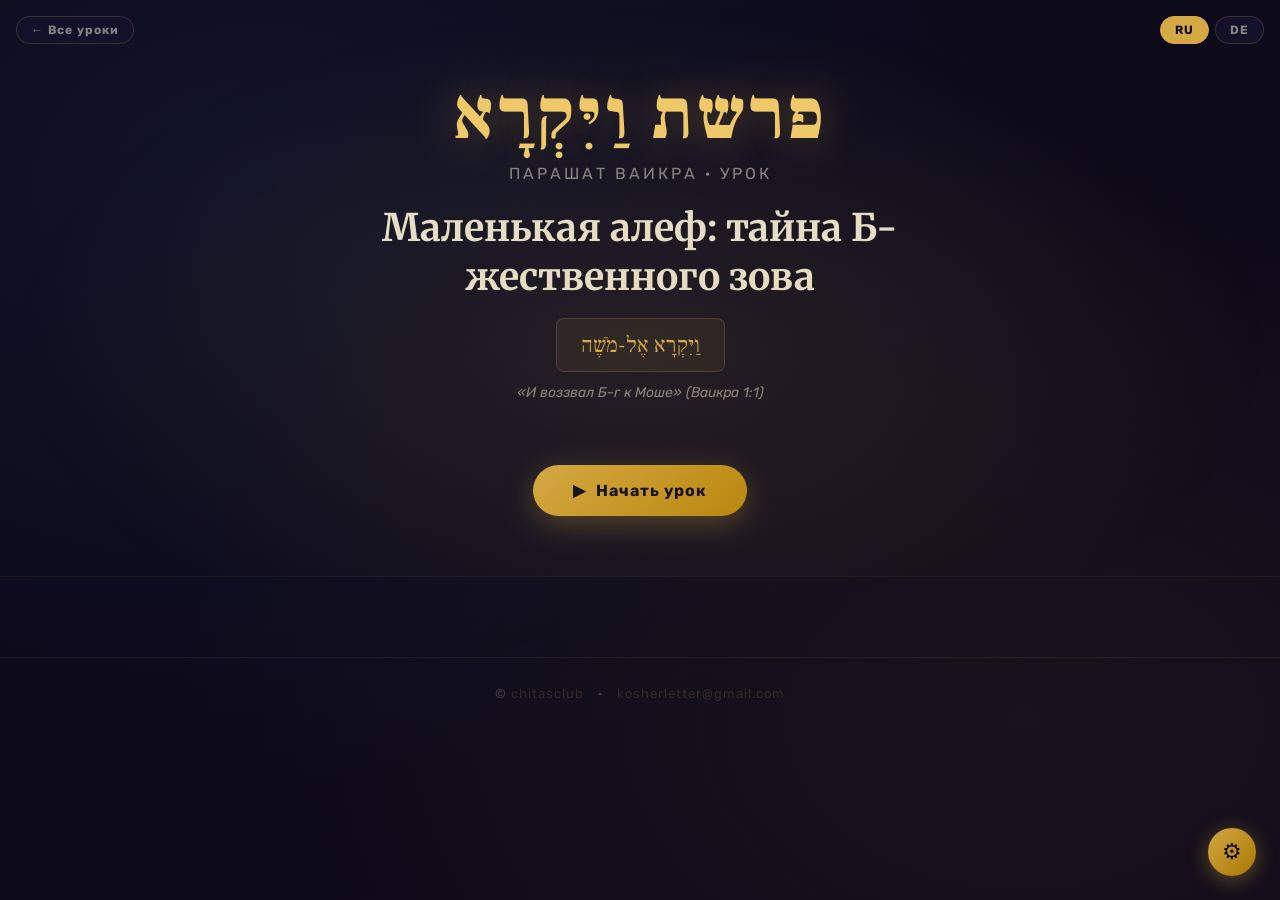
<file: chapters/Vayikra/ru.html>
<!DOCTYPE html>
<html lang="ru">
<head>
<meta charset="UTF-8">
<meta name="viewport" content="width=device-width, initial-scale=1.0">
<title>פרשת ויקרא — Маленькая алеф: тайна Б-жественного зова</title>
<link href="https://fonts.googleapis.com/css2?family=Frank+Ruhl+Libre:wght@400;700;900&family=Merriweather:ital,wght@0,400;0,700;1,400&family=Rubik:wght@400;500;700&display=swap" rel="stylesheet">
<link rel="stylesheet" href="../../assets/shared.css">
<style>
/* (Variables, reset, body are in ../../assets/shared.css) */

/* Progress bar */
#progressBar {
  position:fixed; top:0; left:0; height:3px;
  background: linear-gradient(90deg, var(--gold), var(--blue2));
  transition: width 0.5s ease;
  z-index:100;
  box-shadow: 0 0 10px var(--gold);
}

/* Home button */
.home-btn {
  position:fixed; top:16px; left:16px; z-index:99;
  font-family:'Rubik',sans-serif; font-size:12px; font-weight:700;
  padding:6px 14px; border-radius:20px; border:1px solid var(--border);
  background:var(--bg2); color:var(--text-dim); cursor:pointer;
  transition:all 0.2s; letter-spacing:1px; text-decoration:none;
  display:inline-flex; align-items:center; gap:5px;
}
.home-btn:hover { background:var(--gold-dim); color:var(--text); }

/* Lang toggle */
.lang-toggle {
  position:fixed; top:16px; right:16px;
  display:flex; gap:6px; z-index:99;
}
.lang-btn {
  font-family:'Rubik',sans-serif; font-size:12px; font-weight:700;
  padding:6px 14px; border-radius:20px; border:1px solid var(--border);
  background:var(--bg2); color:var(--text-dim); cursor:pointer;
  transition:all 0.2s; letter-spacing:1px;
}
.lang-btn.active { background:var(--gold); color:#0d0a1a; border-color:var(--gold); }

/* ── HERO ── */
.hero {
  position:relative; z-index:1;
  text-align:center;
  padding: 80px 20px 60px;
  border-bottom: 1px solid var(--border-faint);
  overflow:hidden;
}

.hero::before {
  content:'';
  position:absolute; inset:0;
  background: radial-gradient(ellipse at center 60%, rgba(212,168,67,0.1) 0%, transparent 70%);
  pointer-events:none;
}

.parasha-label {
  display:inline-block;
  font-family:'Frank Ruhl Libre',serif;
  font-size:clamp(36px,8vw,72px);
  font-weight:900;
  color:var(--gold2);
  letter-spacing:4px;
  text-shadow: 0 0 40px rgba(212,168,67,0.4);
  direction:rtl;
  line-height:1;
  margin-bottom:12px;
}

.hero-sub {
  font-size:clamp(13px,2vw,16px);
  color:var(--text-dim);
  letter-spacing:3px;
  text-transform:uppercase;
  margin-bottom:20px;
}

.hero-title {
  font-family:'Merriweather',serif;
  font-size:clamp(22px,4vw,38px);
  font-weight:700;
  color:var(--text);
  line-height:1.3;
  max-width:700px;
  margin:0 auto 16px;
}

.hero-verse {
  display:inline-block;
  font-family:'Frank Ruhl Libre',serif;
  font-size:clamp(16px,2.5vw,22px);
  color:var(--gold);
  direction:rtl;
  padding: 12px 24px;
  border:1px solid var(--border);
  border-radius:8px;
  background:var(--gold-faint);
  margin-bottom:12px;
}

.hero-verse-ru {
  font-size:14px; color:var(--text-dim);
  font-style:italic; margin-bottom:32px;
}

/* Section nav dots */
.nav-dots {
  display:flex; gap:8px; justify-content:center;
  margin-bottom:32px; flex-wrap:wrap;
}
.nav-dot {
  width:10px; height:10px; border-radius:50%;
  background:var(--border);
  cursor:pointer; transition:all 0.3s;
  position:relative;
}
.nav-dot.active, .nav-dot.done { background:var(--gold); }
.nav-dot.done::after {
  content:'✓'; position:absolute; top:-20px; left:50%;
  transform:translateX(-50%); font-size:10px; color:var(--gold);
  white-space:nowrap;
}

/* Start btn */
.start-btn {
  display:inline-flex; align-items:center; gap:10px;
  background:linear-gradient(135deg,var(--gold),#b8860b);
  color:#0d0a1a; font-family:'Rubik',sans-serif;
  font-size:16px; font-weight:700;
  padding:16px 40px; border-radius:40px; border:none;
  cursor:pointer; transition:all 0.3s;
  box-shadow: 0 8px 30px rgba(212,168,67,0.3);
  letter-spacing:1px;
}
.start-btn:hover { transform:translateY(-2px); box-shadow:0 12px 40px rgba(212,168,67,0.4); }

/* ── SECTIONS ── */
.lesson-container {
  max-width:860px; margin:0 auto;
  padding:0 20px 80px;
  position:relative; z-index:1;
}

.section {
  display:none; opacity:0;
  transform:translateY(24px);
  transition:all 0.5s ease;
}
.section.active {
  display:block; opacity:1; transform:translateY(0);
}

/* Section header */
.sec-header {
  display:flex; align-items:center; gap:16px;
  margin:48px 0 28px;
  padding-bottom:16px;
  border-bottom:1px solid var(--border-faint);
}

.sec-num {
  width:44px; height:44px; border-radius:50%;
  background:linear-gradient(135deg,var(--gold),#8b6010);
  display:flex; align-items:center; justify-content:center;
  font-family:'Rubik',sans-serif; font-weight:700; font-size:18px;
  color:#0d0a1a; flex-shrink:0;
}

.sec-title-wrap {}
.sec-label {
  font-size:11px; letter-spacing:3px; color:var(--gold);
  text-transform:uppercase; margin-bottom:4px;
}
.sec-title {
  font-family:'Merriweather',serif;
  font-size:clamp(18px,3vw,26px); font-weight:700;
  color:var(--text); line-height:1.3;
}

/* Hebrew section subtitle */
.sec-heb-sub {
  font-family:'Frank Ruhl Libre',serif;
  font-size:clamp(14px,2vw,18px);
  color:var(--gold);
  direction:rtl;
  font-weight:700;
  margin-top:4px;
}

/* Content cards */
.card {
  background:var(--card);
  border:1px solid var(--border-faint);
  border-radius:var(--radius);
  padding:24px 28px;
  margin-bottom:20px;
  position:relative;
  overflow:hidden;
}

.card::before {
  content:''; position:absolute;
  top:0; left:0; right:0; height:2px;
  background:linear-gradient(90deg,transparent,var(--gold),transparent);
  opacity:0.4;
}

.card-accent {
  border-left:3px solid var(--gold);
  background:var(--gold-faint);
}

.card p {
  font-size:clamp(15px,2vw,17px);
  line-height:1.85;
  color:var(--text);
  margin-bottom:12px;
}
.card p:last-child { margin-bottom:0; }

.card p em { color:var(--gold2); font-style:normal; font-weight:500; }
.card p strong { color:var(--gold2); }

/* Footnote style */
.footnote {
  font-size:12px;
  color:var(--text-faint);
  line-height:1.6;
  margin-top:12px;
  padding-top:10px;
  border-top:1px solid var(--border-faint);
}

/* Hebrew quote */
.heb-quote {
  background:rgba(212,168,67,0.08);
  border:1px solid var(--border);
  border-radius:10px;
  padding:20px 24px;
  margin:20px 0;
  direction:rtl;
  text-align:right;
}
.heb-quote .heb-text {
  font-family:'Frank Ruhl Libre',serif;
  font-size:clamp(16px,2.5vw,20px);
  color:var(--gold2);
  line-height:1.9;
  margin-bottom:10px;
}
.heb-quote .heb-src {
  font-size:12px; color:var(--text-faint);
  letter-spacing:1px; direction:rtl;
}

/* Key concept box */
.key-concept {
  display:flex; gap:16px; align-items:flex-start;
  background:var(--blue-dim);
  border:1px solid rgba(58,123,213,0.25);
  border-radius:var(--radius);
  padding:20px 24px;
  margin:20px 0;
}
.key-icon {
  font-size:28px; flex-shrink:0; margin-top:2px;
}
.key-body .key-title {
  font-weight:700; color:var(--blue2);
  font-size:15px; margin-bottom:6px;
  letter-spacing:0.5px;
}
.key-body p {
  font-size:15px; line-height:1.7;
  color:var(--text); margin:0;
}

/* Two columns */
.two-col {
  display:grid; grid-template-columns:1fr 1fr; gap:16px;
  margin:20px 0;
}
@media(max-width:560px){ .two-col{ grid-template-columns:1fr; } }

.col-card {
  background:var(--card);
  border:1px solid var(--border-faint);
  border-radius:10px;
  padding:18px 20px;
}
.col-card .col-title {
  font-weight:700; font-size:15px;
  margin-bottom:10px;
  display:flex; align-items:center; gap:8px;
}
.col-card p { font-size:14px; line-height:1.7; color:var(--text-dim); }

/* Formula style */
.formula-block {
  display:flex; align-items:center;
  justify-content:center; gap:12px;
  flex-wrap:wrap;
  padding:20px;
  background:linear-gradient(135deg,rgba(212,168,67,0.08),rgba(58,123,213,0.05));
  border:1px solid var(--border);
  border-radius:var(--radius);
  margin:20px 0;
  font-family:'Merriweather',serif;
}
.f-part {
  padding:8px 18px; border-radius:8px;
  font-size:clamp(14px,2vw,18px); font-weight:700;
  text-align:center;
}
.f-eq { font-size:22px; color:var(--gold); }
.f-result {
  background:var(--gold);
  color:#0d0a1a;
  padding:10px 20px; border-radius:10px;
  font-size:clamp(14px,2vw,18px); font-weight:700;
}

/* Navigation buttons */
.nav-btns {
  display:flex; justify-content:space-between; align-items:center;
  margin-top:40px; gap:16px; flex-wrap:wrap;
}

.btn-prev, .btn-next {
  font-family:'Rubik',sans-serif; font-weight:600;
  padding:12px 28px; border-radius:30px; border:none;
  cursor:pointer; font-size:15px; transition:all 0.25s;
  display:flex; align-items:center; gap:8px;
}
.btn-prev {
  background:transparent; color:var(--text-dim);
  border:1px solid var(--border);
}
.btn-prev:hover { background:var(--card); color:var(--text); }
.btn-next {
  background:linear-gradient(135deg,var(--gold),#a87800);
  color:#0d0a1a;
  box-shadow: 0 4px 20px rgba(212,168,67,0.25);
}
.btn-next:hover { transform:translateY(-1px); box-shadow:0 8px 28px rgba(212,168,67,0.35); }
.btn-next:disabled { opacity:0.4; cursor:not-allowed; transform:none; }

/* ── QUIZ ── */
.quiz-wrap { margin:28px 0; }

.quiz-q {
  background:var(--card);
  border:1px solid var(--border-faint);
  border-radius:var(--radius);
  padding:24px 28px;
  margin-bottom:20px;
  transition:all 0.3s;
}

.quiz-q.answered-correct { border-color:var(--teal); background:rgba(46,196,182,0.07); }
.quiz-q.answered-wrong { border-color:var(--rose); background:rgba(224,92,122,0.07); }

.q-num {
  font-size:11px; letter-spacing:2px; color:var(--text-faint);
  text-transform:uppercase; margin-bottom:10px;
}

.q-text {
  font-family:'Merriweather',serif;
  font-size:clamp(15px,2vw,18px);
  font-weight:700; color:var(--text);
  line-height:1.5; margin-bottom:18px;
}

.q-options { display:flex; flex-direction:column; gap:10px; }

.q-opt {
  background:rgba(255,255,255,0.04);
  border:1.5px solid rgba(255,255,255,0.1);
  border-radius:10px;
  padding:12px 18px;
  cursor:pointer;
  font-size:15px; color:var(--text);
  transition:all 0.2s; text-align:left;
  font-family:'Rubik',sans-serif;
  display:flex; align-items:center; gap:10px;
}
.q-opt:hover:not(:disabled) {
  border-color:var(--gold); background:var(--gold-faint);
  transform:translateX(4px);
}
.q-opt.correct {
  border-color:var(--teal); background:rgba(46,196,182,0.12);
  color:#a0f0e8;
}
.q-opt.wrong {
  border-color:var(--rose); background:rgba(224,92,122,0.12);
  color:#f0a0b0;
}
.q-opt:disabled { cursor:default; transform:none; }
.q-opt .opt-icon { font-size:18px; flex-shrink:0; }

.q-feedback {
  margin-top:14px; padding:12px 16px;
  border-radius:8px; font-size:14px;
  line-height:1.6; display:none;
}
.q-feedback.show { display:block; }
.q-feedback.correct-fb { background:rgba(46,196,182,0.1); color:#80e8df; border:1px solid rgba(46,196,182,0.2); }
.q-feedback.wrong-fb { background:rgba(224,92,122,0.1); color:#f0b0c0; border:1px solid rgba(224,92,122,0.2); }

/* Score */
.score-bar {
  display:flex; align-items:center; gap:12px;
  margin-bottom:24px;
  background:var(--gold-faint);
  border:1px solid var(--border);
  border-radius:10px;
  padding:12px 20px;
}
.score-label { font-size:13px; color:var(--text-dim); }
.score-val { font-weight:700; color:var(--gold2); font-size:20px; }
.score-progress {
  flex:1; height:6px; background:rgba(255,255,255,0.08);
  border-radius:3px; overflow:hidden;
}
.score-fill {
  height:100%; border-radius:3px;
  background:linear-gradient(90deg,var(--gold),var(--blue2));
  transition:width 0.5s ease;
}

/* ── FINAL RESULT ── */
.result-screen {
  display:none;
  text-align:center; padding:48px 20px;
}
.result-screen.show { display:block; }

.result-star {
  font-size:72px; margin-bottom:16px;
  animation:starPop 0.6s cubic-bezier(0.34,1.56,0.64,1) both;
}
@keyframes starPop {
  from { transform:scale(0) rotate(-30deg); opacity:0; }
  to { transform:scale(1) rotate(0); opacity:1; }
}

.result-title {
  font-family:'Merriweather',serif;
  font-size:clamp(24px,4vw,36px); font-weight:700;
  color:var(--gold2); margin-bottom:12px;
}
.result-sub {
  font-size:16px; color:var(--text-dim);
  max-width:500px; margin:0 auto 32px;
  line-height:1.6;
}
.result-score-big {
  font-size:64px; font-weight:700;
  color:var(--gold); font-family:'Rubik',sans-serif;
  line-height:1; margin-bottom:8px;
}
.result-score-label {
  font-size:14px; color:var(--text-faint); letter-spacing:2px;
  margin-bottom:36px;
}

.restart-btn {
  background:linear-gradient(135deg,var(--blue),#1a4a90);
  color:#fff; font-family:'Rubik',sans-serif;
  font-size:15px; font-weight:600;
  padding:14px 36px; border-radius:30px; border:none;
  cursor:pointer; transition:all 0.2s;
  box-shadow:0 6px 24px rgba(58,123,213,0.3);
  margin-right:12px;
}
.restart-btn:hover { transform:translateY(-2px); }

.home-result-btn {
  background:transparent;
  color:var(--text-dim); font-family:'Rubik',sans-serif;
  font-size:15px; font-weight:600;
  padding:14px 36px; border-radius:30px;
  border:1px solid var(--border);
  cursor:pointer; transition:all 0.2s;
  text-decoration:none;
  display:inline-block;
}
.home-result-btn:hover { background:var(--card); color:var(--text); }

/* ── ANIMATIONS ── */
.fade-in {
  animation:fadeInUp 0.5s ease both;
}
@keyframes fadeInUp {
  from { opacity:0; transform:translateY(16px); }
  to { opacity:1; transform:translateY(0); }
}

@media(max-width:480px){
  .card { padding:18px 16px; }
  .heb-quote { padding:16px 16px; }
  .nav-btns { justify-content:center; }
}

/* ── Continue reading button ── */
.continue-btn {
  display: none;
  align-items: center;
  gap: 10px;
  background: transparent;
  border: 1px solid var(--border);
  color: var(--text-dim);
  font-family: 'Rubik', sans-serif;
  font-size: 14px;
  font-weight: 500;
  padding: 12px 30px;
  border-radius: 40px;
  cursor: pointer;
  transition: all 0.3s;
  letter-spacing: 0.5px;
  margin-top: 12px;
}
.continue-btn:hover { border-color: var(--gold); color: var(--gold2); }
.continue-btn.shown { display: inline-flex; }

/* ── TOC Sidebar ── */
.toc-sidebar {
  position: fixed;
  left: 12px;
  top: 50%;
  transform: translateY(-50%);
  z-index: 90;
  display: none;
}
.toc-sidebar.visible { display: block; }
.toc-toggle-btn {
  width: 40px; height: 40px;
  border-radius: 10px;
  border: 1px solid var(--border);
  background: var(--bg2);
  color: var(--gold);
  font-size: 18px;
  cursor: pointer;
  display: flex; align-items: center; justify-content: center;
  transition: all 0.2s;
  box-shadow: 0 4px 16px rgba(0,0,0,0.3);
}
.toc-toggle-btn:hover { background: var(--gold-dim); }
.toc-panel {
  position: absolute;
  left: 0;
  top: 48px;
  width: 230px;
  background: #1a1630;
  border: 1px solid var(--border);
  border-radius: 12px;
  padding: 14px 12px;
  box-shadow: 0 8px 32px rgba(0,0,0,0.5);
  opacity: 0;
  pointer-events: none;
  transform: translateX(-8px);
  transition: opacity 0.2s, transform 0.2s;
}
.toc-panel.open { opacity: 1; pointer-events: all; transform: translateX(0); }
.toc-panel-title {
  font-size: 10px;
  letter-spacing: 3px;
  color: var(--gold);
  text-transform: uppercase;
  margin-bottom: 10px;
  padding-bottom: 8px;
  border-bottom: 1px solid var(--border-faint);
}
.toc-item {
  display: block;
  width: 100%;
  text-align: left;
  background: transparent;
  border: none;
  color: var(--text-dim);
  font-size: 12px;
  font-family: 'Rubik', sans-serif;
  padding: 5px 8px;
  border-radius: 6px;
  cursor: pointer;
  transition: all 0.15s;
  margin-bottom: 2px;
  line-height: 1.4;
}
.toc-item:hover { background: var(--gold-dim); color: var(--text); }
.toc-item.toc-current { color: var(--gold2); background: var(--gold-faint); font-weight: 600; }
.toc-item.toc-done { color: var(--text-faint); }
@media (max-width: 920px) { .toc-sidebar { display: none !important; } }

/* ── Quick Read mode ── */
.quick-read .card:not(.card-accent) { display: none; }
.quick-read .two-col { display: none; }
.quick-read .formula-block { display: none; }
</style>
</head>
<body>

<div id="progressBar" style="width:0%"></div>

<a class="home-btn" href="../../index.html">← Все уроки</a>

<div class="lang-toggle">
  <button class="lang-btn active" id="btnRu">RU</button>
  <button class="lang-btn" id="btnDe" onclick="window.location.href='de.html'">DE</button>
</div>

<!-- HERO -->
<div class="hero" id="heroSection">
  <div class="parasha-label">פרשת וַיִּקְרָא</div>
  <div class="hero-sub">Парашат Ваикра · Урок</div>
  <div class="hero-title">Маленькая алеф: тайна Б-жественного зова</div>
  <div class="hero-verse">וַיִּקְרָא אֶל-מֹשֶׁה</div>
  <div class="hero-verse-ru">«И воззвал Б-г к Моше» (Ваикра 1:1)</div>
  <div class="nav-dots" id="navDots"></div>
  <button class="start-btn" onclick="startLesson()">
    <span>▶</span>
    <span>Начать урок</span>
  </button>
  <br>
  <button class="continue-btn" id="continueBtn" onclick="continueLesson()">
    <span>↩</span>
    <span id="continueBtnLabel">Продолжить урок</span>
  </button>
</div>

<!-- LESSON CONTAINER -->
<div class="lesson-container" id="lessonContainer" style="display:none">

  <!-- SECTION 1 -->
  <div class="section" id="sec-1">
    <div class="sec-header">
      <div class="sec-num">1</div>
      <div class="sec-title-wrap">
        <div class="sec-label">Тема урока</div>
        <div class="sec-title">Маленькая буква с великим смыслом</div>
        <div class="sec-heb-sub">האל"ף הקטנה</div>
      </div>
    </div>

    <div class="card fade-in">
      <p>Книга Ваикра открывается словами: <em>«И воззвал Б-г к Моше, и говорил ему Б-г из Шатра Собрания, сказав»</em> (Ваикра 1:1).</p>
      <p>Само первое слово — <em>«וַיִּקְרָא»</em> («Вайикра» — «И воззвал») — таит в себе необычную загадку. В свитке Торы последняя буква этого слова, <strong>алеф (א)</strong>, написана значительно меньше остальных букв. Это называется «маленькая алеф» (אל"ף זעירא).</p>
      <p>Что стоит за этой крошечной буквой? Почему именно здесь, в первом слове книги Ваикра, Тора допускает отступление от привычного написания?</p>
    </div>

    <div class="heb-quote fade-in">
      <div class="heb-text">וַיִּקְרָ<span style="font-size:0.6em;vertical-align:super">א</span> אֶל-מֹשֶׁה</div>
      <div class="heb-src">— ויקרא א:א · Ваикра 1:1</div>
    </div>

    <div class="card card-accent fade-in">
      <p>По мидрашу, за этой маленькой алеф стоит глубокий человеческий спор — между <strong>Всевышним и Моше</strong>. Б-г хотел написать «вайикра» с большой алеф. Моше хотел написать иначе.</p>
      <p>Компромисс между желанием Всевышнего и смирением Моше запечатлён в Торе навсегда — в виде маленькой буквы.</p>
    </div>

    <div class="key-concept fade-in">
      <div class="key-icon">✍️</div>
      <div class="key-body">
        <div class="key-title">Центральный вопрос урока</div>
        <p>Почему Моше хотел написать своё имя без алеф? В чём разница между «вайикра» и «вайикар»? И какой урок скрыт в маленькой букве для каждого из нас?</p>
      </div>
    </div>

    <div class="nav-btns">
      <div></div>
      <button class="btn-next" onclick="nextSection()">Далее →</button>
    </div>
  </div>

  <!-- SECTION 2 -->
  <div class="section" id="sec-2">
    <div class="sec-header">
      <div class="sec-num">2</div>
      <div class="sec-title-wrap">
        <div class="sec-label">Два слова — два смысла</div>
        <div class="sec-title">«Вайикра» против «вайикар»</div>
        <div class="sec-heb-sub">וַיִּקְרָא לְעֻמַּת וַיִּקָּר</div>
      </div>
    </div>

    <div class="card fade-in">
      <p>Слово <em>«וַיִּקְרָא»</em> («вайикра» — «И воззвал») отличается от слова <em>«וַיִּקָּר»</em> («вайикар» — «И случилось») ровно одной буквой — алеф на конце.</p>
      <p>Оба слова встречаются в Торе. В чём разница между ними?</p>
    </div>

    <div class="two-col fade-in">
      <div class="col-card" style="border-top:3px solid var(--gold)">
        <div class="col-title" style="color:var(--gold2)"><span>📜</span> וַיִּקְרָא — Вайикра</div>
        <p>«И воззвал» — это <em>язык любви и близости</em>. Так говорится, когда Б-г обращается к человеку по имени, намеренно и с теплотой. Именно это слово используется для описания пророчеств Моше.</p>
      </div>
      <div class="col-card" style="border-top:3px solid var(--blue2)">
        <div class="col-title" style="color:var(--blue2)"><span>📖</span> וַיִּקָּר — Вайикар</div>
        <p>«И случилось» — это <em>язык случайности и холодности</em>. Именно это слово использовалось для Билама (Балаама): <em>«и встретился Б-г с Биламом»</em> — то есть как бы случайно, мимоходом.</p>
      </div>
    </div>

    <div class="card fade-in">
      <p>Таким образом, <strong>«вайикра»</strong> указывает на <em>особую близость</em> Всевышнего к Моше — Он зовёт его по имени, с любовью. А <strong>«вайикар»</strong> — это лишь случайная встреча, лишённая теплоты.</p>
      <p>Раши прямо объясняет: слово «вайикра» означает язык любви — <em>«לשון חיבה»</em>. Именно таким языком ангелы обращаются друг к другу в небесных сферах.</p>
    </div>

    <div class="heb-quote fade-in">
      <div class="heb-text">לְשׁוֹן חִבָּה — שֶׁנָּקַט בּוֹ לְמֹשֶׁה</div>
      <div class="heb-src">— רש"י על ויקרא א:א · Раши, Ваикра 1:1</div>
    </div>

    <div class="card card-accent fade-in">
      <p>Почему же Моше хотел написать <strong>«вайикар»</strong> — слово Билама — вместо «вайикра»? Ответ раскрывает самую суть личности Моше — величайшего из людей, наделённого беспредельным смирением.</p>
    </div>

    <div class="nav-btns">
      <button class="btn-prev" onclick="prevSection()">← Назад</button>
      <button class="btn-next" onclick="nextSection()">Далее →</button>
    </div>
  </div>

  <!-- SECTION 3 -->
  <div class="section" id="sec-3">
    <div class="sec-header">
      <div class="sec-num">3</div>
      <div class="sec-title-wrap">
        <div class="sec-label">Смирение Моше</div>
        <div class="sec-title">Скромнейший из людей</div>
        <div class="sec-heb-sub">עָנָו מְאֹד מִכֹּל הָאָדָם</div>
      </div>
    </div>

    <div class="card fade-in">
      <p>Тора свидетельствует о Моше: <em>«И человек Моше был скромнейшим из всех людей на лице земли»</em> (Бемидбар 12:3). Это не просто похвала — это описание его духовной сущности.</p>
      <p>Когда Всевышний сказал Моше записать слово <em>«вайикра»</em>, обозначающее особую Б-жественную близость, Моше засомневался: <strong>достоин ли он, чтобы о нём было написано такое?</strong></p>
      <p>Он хотел написать «вайикар» — то же слово, что использовалось для Билама, нечестивца, который лишь случайно встречался с Б-гом. Моше в своей скромности считал: <em>«Что такого особенного во мне? Зачем писать обо мне с таким почётом?»</em></p>
    </div>

    <div class="heb-quote fade-in">
      <div class="heb-text">וְהָאִישׁ מֹשֶׁה עָנָו מְאֹד מִכֹּל הָאָדָם אֲשֶׁר עַל-פְּנֵי הָאֲדָמָה</div>
      <div class="heb-src">— במדבר יב:ג · Бемидбар 12:3</div>
    </div>

    <div class="card fade-in">
      <p>Это подлинное смирение — не притворная скромность. Моше действительно не видел в себе ничего, что ставило бы его выше других. Он знал: всё, чего он достиг — это <em>дар Всевышнего</em>, а не результат его собственных заслуг.</p>
    </div>

    <div class="key-concept fade-in">
      <div class="key-icon">🕊️</div>
      <div class="key-body">
        <div class="key-title">Смирение — не слабость</div>
        <p>Смирение Моше — не слабость и не самоуничижение. Человек, называющий себя ничтожным в попытке произвести впечатление, — не скромен. Настоящее смирение — <strong style="color:var(--gold2)">это ясное осознание того, что все твои дары — от Всевышнего</strong>, и потому нет места гордыне.</p>
      </div>
    </div>

    <div class="card card-accent fade-in">
      <p>Именно поэтому Моше хотел написать слово Билама: не из того же самого нечестия, но из противоположного источника — из <strong>глубочайшего смирения</strong>. Он был буквально не способен написать о себе слово, обозначающее особую Б-жественную любовь.</p>
    </div>

    <div class="nav-btns">
      <button class="btn-prev" onclick="prevSection()">← Назад</button>
      <button class="btn-next" onclick="nextSection()">Далее →</button>
    </div>
  </div>

  <!-- SECTION 4 -->
  <div class="section" id="sec-4">
    <div class="sec-header">
      <div class="sec-num">4</div>
      <div class="sec-title-wrap">
        <div class="sec-label">Воля Всевышнего</div>
        <div class="sec-title">Компромисс в Торе</div>
        <div class="sec-heb-sub">פְּשָׁרָה בַּתּוֹרָה</div>
      </div>
    </div>

    <div class="card fade-in">
      <p>Всевышний настаивал: <em>«вайикра»</em> — с алеф. Ведь это правда. Моше был удостоен особой Б-жественной близости, и это должно быть записано.</p>
      <p>В результате между желанием Всевышнего и смирением Моше произошёл своеобразный <strong>компромисс</strong>: алеф была написана — но <em>маленькой</em>. Так в Торе навсегда запечатлелось двойное послание.</p>
    </div>

    <div class="formula-block fade-in">
      <div class="f-part" style="background:rgba(212,168,67,0.1);border:1px solid var(--border);color:var(--gold2)">Воля Всевышнего<br><small>«вайикра» — с большой алеф</small></div>
      <div class="f-eq">+</div>
      <div class="f-part" style="background:rgba(91,156,246,0.1);border:1px solid rgba(91,156,246,0.3);color:var(--blue2)">Смирение Моше<br><small>«вайикар» — без алеф</small></div>
      <div class="f-eq">=</div>
      <div class="f-result">Маленькая алеф</div>
    </div>

    <div class="card fade-in">
      <p>Маленькая алеф говорит нам сразу о двух вещах:</p>
      <p><strong>Во-первых:</strong> Да, Б-г действительно зовёт Моше с любовью — это не случайная встреча. <em>Алеф есть</em>.</p>
      <p><strong>Во-вторых:</strong> Но и смирение Моше учтено — <em>алеф написана скромно</em>, не во весь рост.</p>
    </div>

    <div class="card card-accent fade-in">
      <p>Примечательно, что Тора сохранила это навсегда. Во всех свитках Торы, во всех общинах и традициях, эта алеф пишется маленькой. Смирение Моше буквально вошло в текст Торы как её неотъемлемая часть.</p>
      <div class="footnote">Ликутей Сихот, том 1, Ваикра — беседа Ребе Менахема Менделя Шнеерсона</div>
    </div>

    <div class="nav-btns">
      <button class="btn-prev" onclick="prevSection()">← Назад</button>
      <button class="btn-next" onclick="nextSection()">Далее →</button>
    </div>
  </div>

  <!-- SECTION 5 -->
  <div class="section" id="sec-5">
    <div class="sec-header">
      <div class="sec-num">5</div>
      <div class="sec-title-wrap">
        <div class="sec-label">Смысл жертвоприношений</div>
        <div class="sec-title">Корбан: приближение к Б-гу</div>
        <div class="sec-heb-sub">קָרְבָּן — מִן הַשּׁוֹרֶשׁ קָרוֹב</div>
      </div>
    </div>

    <div class="card fade-in">
      <p>Большая часть книги Ваикра посвящена законам жертвоприношений — <em>корбанот</em>. Само слово <strong>«корбан» (קָרְבָּן)</strong> происходит от корня <em>«каров» (קָרוֹב)</em> — близкий, приближаться.</p>
      <p>Корбан — это не «взятка Б-гу» и не способ избавиться от вины. <strong>Корбан — это акт приближения</strong> человека к Всевышнему.</p>
    </div>

    <div class="heb-quote fade-in">
      <div class="heb-text">אָדָם כִּי-יַקְרִיב מִכֶּם קָרְבָּן לַה'</div>
      <div class="heb-src">— ויקרא א:ב · Ваикра 1:2</div>
    </div>

    <div class="card fade-in">
      <p>Обратим внимание на формулировку стиха: <em>«Человек, когда принесёт от вас жертву Б-гу»</em> — буквально «когда приблизит из вас». Мидраш объясняет: <strong>слово «из вас» (מִכֶּם)</strong> намекает на то, что приносить в жертву нужно прежде всего <em>самого себя</em> — свои страсти, своё «я», свою животную природу.</p>
    </div>

    <div class="two-col fade-in">
      <div class="col-card" style="border-top:3px solid var(--gold)">
        <div class="col-title" style="color:var(--gold2)"><span>🔥</span> Ола — Всесожжение</div>
        <p>Жертва, целиком сжигаемая на жертвеннике. Символизирует <em>полное самоотречение</em> — «я» человека полностью растворяется в Б-жественном свете.</p>
      </div>
      <div class="col-card" style="border-top:3px solid var(--blue2)">
        <div class="col-title" style="color:var(--blue2)"><span>☮️</span> Шламим — Мирная жертва</div>
        <p>Жертва мира и благодарности. Часть приносится на жертвенник, часть — священникам, часть — самому приносящему. Символизирует <em>гармонию</em> между духовным и материальным.</p>
      </div>
    </div>

    <div class="key-concept fade-in">
      <div class="key-icon">🕍</div>
      <div class="key-body">
        <div class="key-title">Корбан и смирение Моше</div>
        <p>Здесь открывается глубокая связь с маленькой алеф. Моше, написавший алеф маленькой, воплотил в себе смысл корбана: <strong style="color:var(--gold2)">приблизиться к Б-гу через отречение от эго</strong>. Его маленькая алеф — это его личный «корбан», его принесение себя в дар Всевышнему.</p>
      </div>
    </div>

    <div class="nav-btns">
      <button class="btn-prev" onclick="prevSection()">← Назад</button>
      <button class="btn-next" onclick="nextSection()">Далее →</button>
    </div>
  </div>

  <!-- SECTION 6 -->
  <div class="section" id="sec-6">
    <div class="sec-header">
      <div class="sec-num">6</div>
      <div class="sec-title-wrap">
        <div class="sec-label">Урок для каждого</div>
        <div class="sec-title">Моя маленькая алеф</div>
        <div class="sec-heb-sub">הָאָל"ף הַקְּטַנָּה שֶׁלִּי</div>
      </div>
    </div>

    <div class="card fade-in">
      <p>Ребе Менахем Мендель Шнеерсон в «Ликутей Сихот» задаёт вопрос: зачем Тора сохранила этот компромисс? Ведь Всевышний мог просто повелеть написать обычную алеф — и всё.</p>
      <p>Ответ: <strong>маленькая алеф написана для нас</strong>. Чтобы каждый человек, читающий Тору, усвоил этот урок: <em>истинное величие неотделимо от смирения</em>.</p>
    </div>

    <div class="card fade-in">
      <p>Моше был величайшим из пророков. Он стоял у горы Синай и принял Тору. Он вёл народ сорок лет в пустыне. И при этом — он был <em>скромнейшим из людей</em>. Не вопреки своему величию, а <strong>благодаря</strong> ему.</p>
      <p>Чем глубже человек понимает Б-га, тем яснее он видит: всё исходит от Всевышнего. Его силы, его таланты, его достижения — всё это дары. Это и есть <em>подлинное смирение</em>.</p>
    </div>

    <div class="card card-accent fade-in">
      <p>Маленькая алеф — это урок <strong>баланса</strong>: не нужно умалять себя до нуля (алеф всё же присутствует!). Но и не нужно делать алеф больше, чем она есть.</p>
      <p>Б-г зовёт каждого из нас по имени — <em>«вайикра»</em> — с любовью и особой близостью. Наша задача — откликнуться на этот зов, сохраняя смирение Моше.</p>
      <div class="footnote">Ликутей Сихот, том 1, беседа на главу Ваикра · Ребе Менахем Мендель Шнеерсон</div>
    </div>

    <div class="key-concept fade-in" style="background:rgba(212,168,67,0.08);border-color:rgba(212,168,67,0.3)">
      <div class="key-icon">✨</div>
      <div class="key-body">
        <div class="key-title" style="color:var(--gold2)">Главный вывод</div>
        <p>Всевышний зовёт каждого еврея по имени — с любовью, как Он звал Моше. Величие этого зова — в том, что он требует от нас не надменности, а смирения. <strong style="color:var(--gold2)">Маленькая алеф — это ключ к настоящей близости с Б-гом.</strong></p>
      </div>
    </div>

    <div class="nav-btns">
      <button class="btn-prev" onclick="prevSection()">← Назад</button>
      <button class="btn-next" onclick="nextSection()">Далее →</button>
    </div>
  </div>

  <!-- SECTION 7 -->
  <div class="section" id="sec-7">
    <div class="sec-header">
      <div class="sec-num">7</div>
      <div class="sec-title-wrap">
        <div class="sec-label">Учение Ребе о Рамбаме</div>
        <div class="sec-title">Три ступени познания Б-га</div>
        <div class="sec-heb-sub">שָׁלֹשׁ מַדְרֵגוֹת בְּיַדִּיעַת הָאֵ-ל</div>
      </div>
    </div>

    <div class="card fade-in">
      <p>Продолжая тему веры и близости с Б-гом, лектор обращается к выступлению Любавичского Ребе, посвящённому трудам Рамбама. В нём Ребе выделяет <strong>три ступени познания Б-га</strong>, каждая из которых глубже предыдущей.</p>
    </div>

    <div class="key-concept fade-in">
      <div class="key-icon">📖</div>
      <div class="key-body">
        <div class="key-title">Первая ступень: Интеллектуальное познание</div>
        <p>Человек изучает окружающий мир и приходит к выводу: у всего есть Творец. Это рациональный путь — от наблюдения природы к осознанию Б-жественного начала.</p>
      </div>
    </div>

    <div class="key-concept fade-in">
      <div class="key-icon">🌌</div>
      <div class="key-body">
        <div class="key-title">Вторая ступень: Осознание непостижимости</div>
        <p>После всех логических выводов человек понимает: <em>Творец выше человеческого разума</em>. Разум достигает своего предела и признаёт, что Б-г непостижим.</p>
      </div>
    </div>

    <div class="key-concept fade-in" style="background:rgba(212,168,67,0.08);border-color:rgba(212,168,67,0.3)">
      <div class="key-icon">✨</div>
      <div class="key-body">
        <div class="key-title" style="color:var(--gold2)">Третья ступень: Врождённая, сущностная вера</div>
        <p>Высший уровень — это <strong style="color:var(--gold2)">вера, заложенная в душе каждого еврея</strong> ещё до любых логических рассуждений. Она превосходит интеллект и не зависит от него. Это безусловная связь с Б-гом — подобная любви младенца к отцу: не потому что «он хороший» или «он заслуживает», а просто <em>потому что он — отец</em>.</p>
      </div>
    </div>

    <div class="card card-accent fade-in">
      <p>Именно этот высший, сущностный уровень веры пробуждается и закрепляется в человеке через употребление мацы на Песах. Маца — это не просто заповедь; это <strong>«инъекция» веры прямо в душу</strong>, которая обходит все интеллектуальные барьеры.</p>
    </div>

    <div class="nav-btns">
      <button class="btn-prev" onclick="prevSection()">← Назад</button>
      <button class="btn-next" onclick="nextSection()">Далее →</button>
    </div>
  </div>

  <!-- SECTION 8 -->
  <div class="section" id="sec-8">
    <div class="sec-header">
      <div class="sec-num">8</div>
      <div class="sec-title-wrap">
        <div class="sec-label">Каббалистический смысл Песаха</div>
        <div class="sec-title">Маца и хамец: мудрость против разума</div>
        <div class="sec-heb-sub">מַצָּה וְחָמֵץ — חָכְמָה נֶגֶד בִּינָה</div>
      </div>
    </div>

    <div class="card fade-in">
      <p>Через призму Каббалы и системы сфирот (Б-жественных качеств) между мацой и хамецом открывается глубокая духовная разница, выходящая далеко за пределы обычных законов Песаха.</p>
    </div>

    <div class="two-col fade-in">
      <div class="col-card" style="border-top:3px solid var(--gold)">
        <div class="col-title" style="color:var(--gold2)"><span>🫓</span> Маца — Хохма</div>
        <p>Маца («лехем они» — хлеб бедности) символизирует сфиру <em>Хохма</em> (Мудрость). В Каббале «Хохма» читается как <strong>«Коах Ма»</strong> — <em>«сила ничтожности»</em>. Маца плоская, она не успела подняться — это символ полного смирения и самоотмены перед Б-гом. Вера без интеллектуальных примесей и гордыни.</p>
      </div>
      <div class="col-card" style="border-top:3px solid var(--blue2)">
        <div class="col-title" style="color:var(--blue2)"><span>🍞</span> Хамец — Бина</div>
        <p>Хамец (квасное) символизирует сфиру <em>Бина</em> (Понимание/Интеллект). Хамец раздувается и поднимается — это символ человеческого эго, интеллекта и логических объяснений. Человек, который «поднимается» в своих собственных глазах, теряет чистоту изначальной веры.</p>
      </div>
    </div>

    <div class="heb-quote fade-in">
      <div class="heb-text">חָכְמָה — כֹּחַ מָה</div>
      <div class="heb-src">— Каббала: тайный смысл слова «Хохма» · חָכְמָה</div>
    </div>

    <div class="card fade-in">
      <p>Эта разница объясняет и <strong>последовательность еврейских праздников</strong>:</p>
      <p><strong>В Песах</strong> евреи едят мацу — закладывается чистый, ничем не замутнённый фундамент веры (Хохма). <em>Сначала — сущностная вера</em>.</p>
      <p><strong>В Шавуот</strong> (праздник дарования Торы) приносится жертва из <em>квасного хлеба</em> (хамец) — потому что после закладки фундамента веры необходимо подключать интеллект и изучать Тору (Бина). <em>Потом — интеллект на службе веры</em>.</p>
    </div>

    <div class="key-concept fade-in">
      <div class="key-icon">🏗️</div>
      <div class="key-body">
        <div class="key-title">Правильный порядок</div>
        <p>Интеллект и изучение Торы — это величайшая ценность. Но <strong style="color:var(--gold2)">фундаментом должна оставаться изначальная вера</strong> — та самая «маленькая алеф» в душе, которую ничто не может отнять. Хамец прекрасен — но только как надстройка над мацой.</p>
      </div>
    </div>

    <div class="nav-btns">
      <button class="btn-prev" onclick="prevSection()">← Назад</button>
      <button class="btn-next" onclick="nextSection()">Далее →</button>
    </div>
  </div>

  <!-- SECTION 9 -->
  <div class="section" id="sec-9">
    <div class="sec-header">
      <div class="sec-num">9</div>
      <div class="sec-title-wrap">
        <div class="sec-label">Михла дэ-Мейманута</div>
        <div class="sec-title">Маца — прививка веры</div>
        <div class="sec-heb-sub">מִכְלָא דִּמְהֵימְנוּתָא</div>
      </div>
    </div>

    <div class="card fade-in">
      <p>Зоар называет мацу «<em>Михла дэ-Мейманута</em>» — <strong>пищей веры</strong>. Это определение открывает нам уникальную духовную силу мацы: она действует не через разум, а <em>напрямую на душу</em>.</p>
    </div>

    <div class="card card-accent fade-in">
      <p>Образно говоря, маца — это <strong>духовная инъекция</strong>. Можно долго убеждать человека логикой, и он найдёт контраргументы. Но когда еврей съедает мацу, она <em>мгновенно сеет веру внутри него</em> — обходя все интеллектуальные барьеры, сомнения и философские вопросы.</p>
    </div>

    <div class="heb-quote fade-in">
      <div class="heb-text">מַצָּה — מִכְלָא דִּמְהֵימְנוּתָא וּמִכְלָא דִּאַסְוָותָא</div>
      <div class="heb-src">— זֹהַר · Зоар: маца — пища веры и пища исцеления</div>
    </div>

    <div class="key-concept fade-in">
      <div class="key-icon">🩺</div>
      <div class="key-body">
        <div class="key-title">Ребе Маараш о маце</div>
        <p>Ребе Маараш учил, что когда еврей ест мацу, он в буквальном смысле <strong style="color:var(--gold2)">«ест Б-жественность»</strong> — поглощает в себя не просто заповедь, а саму суть Б-жественного присутствия.</p>
      </div>
    </div>

    <div class="card fade-in">
      <p>Именно поэтому Любавичский Ребе инициировал масштабную кампанию — <strong>«Мивца Маца»</strong> (מבצע מצה) — по раздаче <em>круглой мацы ручной работы</em> (шмура мацы) максимальному числу евреев. Ребе хотел буквально «накормить» как можно больше еврейских душ этой верой — не через лекции и убеждения, а через саму мацу.</p>
    </div>

    <div class="nav-btns">
      <button class="btn-prev" onclick="prevSection()">← Назад</button>
      <button class="btn-next" onclick="nextSection()">Далее →</button>
    </div>
  </div>

  <!-- SECTION 10 -->
  <div class="section" id="sec-10">
    <div class="sec-header">
      <div class="sec-num">10</div>
      <div class="sec-title-wrap">
        <div class="sec-label">Хасидские рассказы</div>
        <div class="sec-title">Истории праведников о силе мацы</div>
        <div class="sec-heb-sub">סִיפּוּרֵי חֲסִידִים</div>
      </div>
    </div>

    <div class="card fade-in">
      <p>Сила мацы подтверждается многочисленными историями из жизни праведников. Эти рассказы — не легенды, а живые свидетельства духовной реальности.</p>
    </div>

    <div class="key-concept fade-in">
      <div class="key-icon">🕯️</div>
      <div class="key-body">
        <div class="key-title">Ребе Раяц и хасид с сомневающимся сыном</div>
        <p>Однажды к шестому Любавичскому Ребе (Ребе Раяцу) пришёл хасид и пожаловался: у его сына появились серьёзные сомнения в вере. Ребе не стал читать лекции и выдвигать аргументы. Он <strong>просто дал хасиду свою мацу</strong>, чтобы тот передал её сыну на Песах. Этого было достаточно, чтобы восстановить внутреннюю связь сына с Б-гом.</p>
      </div>
    </div>

    <div class="key-concept fade-in">
      <div class="key-icon">💫</div>
      <div class="key-body">
        <div class="key-title">Праведники династии Вижниц</div>
        <p>Известно, что некоторые праведники из династии Вижниц в момент вкушения мацы на Песах <strong>падали в обморок</strong> от избытка духовных эмоций. Маца настолько открывала их душу для Б-жественного света, что тело не выдерживало.</p>
      </div>
    </div>

    <div class="key-concept fade-in">
      <div class="key-icon">📜</div>
      <div class="key-body">
        <div class="key-title">История Йекутиеля Липлера и Цемах-Цедека</div>
        <p>Ребе Цемах-Цедек прислал своему хасиду Йекутиелю Липлеру мацу через посланника <em>ещё до наступления Песаха</em>. Хасид находился в таком состоянии духовного трепета и двейкута (прилепления к Б-гу), что даже не осознал, что перед ним маца, которую нельзя есть до праздника. Он просто <strong>выполнил волю Ребе</strong> и немедленно съел всё. Позже хасид рассказывал, что это невероятно открыло его разум и сердце для служения Б-гу.</p>
      </div>
    </div>

    <div class="nav-btns">
      <button class="btn-prev" onclick="prevSection()">← Назад</button>
      <button class="btn-next" onclick="nextSection()">Далее →</button>
    </div>
  </div>

  <!-- SECTION 11 -->
  <div class="section" id="sec-11">
    <div class="sec-header">
      <div class="sec-num">11</div>
      <div class="sec-title-wrap">
        <div class="sec-label">Письма Ребе 5716 (1956) года</div>
        <div class="sec-title">Маца — пища веры и пища исцеления</div>
        <div class="sec-heb-sub">אִגְּרוֹת הָרֶבִּי — אֲדָר תשט"ז</div>
      </div>
    </div>

    <div class="card fade-in">
      <p>В конце урока рассматриваются письма Любавичского Ребе из месяца Адар 5716 (1956) года — живое свидетельство того, насколько серьёзно Ребе относился к раздаче мацы.</p>
    </div>

    <div class="card card-accent fade-in">
      <p>В этих письмах Ребе обращается к своим посланникам в <strong>Нетании, Париже, Дании и Лондоне</strong> с настойчивой просьбой распространять <em>круглую мацу ручной работы</em> (шмуру). Он просит раздавать её:</p>
      <p>• В <strong>домах престарелых</strong> — тем, кто не имеет возможности сам позаботиться о маце;</p>
      <p>• В <strong>школах</strong> — детям из самых разных семей, включая ассимилированные, действуя дипломатично и с любовью.</p>
    </div>

    <div class="formula-block fade-in">
      <div class="f-part" style="background:rgba(212,168,67,0.1);border:1px solid var(--border);color:var(--gold2)">מִכְלָא דִּמְהֵימְנוּתָא<br><small>Пища веры</small></div>
      <div class="f-eq">+</div>
      <div class="f-part" style="background:rgba(91,156,246,0.1);border:1px solid rgba(91,156,246,0.3);color:var(--blue2)">מִכְלָא דִּאַסְוָותָא<br><small>Пища исцеления</small></div>
      <div class="f-eq">=</div>
      <div class="f-result">Маца — шмура</div>
    </div>

    <div class="card fade-in">
      <p>В каждом письме Ребе особо подчёркивает: маца — это не только <em>«Михла дэ-Мейманута»</em> (пища веры), но и <em>«Михла дэ-Асвута»</em> (<strong>пища исцеления</strong>). В еврейской душе эти два понятия <strong>неразрывно связаны</strong>: вера исцеляет, а исцеление приходит через веру.</p>
      <div class="footnote">Игрот Кодеш · Письма Ребе Менахема Менделя Шнеерсона, Адар 5716 (1956)</div>
    </div>

    <div class="nav-btns">
      <button class="btn-prev" onclick="prevSection()">← Назад</button>
      <button class="btn-next" onclick="nextSection()">Далее →</button>
    </div>
  </div>

  <!-- SECTION 12 -->
  <div class="section" id="sec-12">
    <div class="sec-header">
      <div class="sec-num">12</div>
      <div class="sec-title-wrap">
        <div class="sec-label">Законы благословений</div>
        <div class="sec-title">Когда произносить благословение?</div>
        <div class="sec-heb-sub">עוֹבֵר לַעֲשִׂיָּתָן</div>
      </div>
    </div>

    <div class="card fade-in">
      <p>В уроке делается краткое галахическое отступление, касающееся <strong>момента произнесения благословений</strong> (брахот).</p>
    </div>

    <div class="two-col fade-in">
      <div class="col-card" style="border-top:3px solid var(--gold)">
        <div class="col-title" style="color:var(--gold2)"><span>⏱️</span> Брахот на заповеди</div>
        <p>Благословения на выполнение конкретной заповеди (например, надевание тфилин, взятие этрога) должны произноситься <em>строго перед</em> самим действием — «<strong>овер ла-асиятан</strong>» (עוֹבֵר לַעֲשִׂיָּתָן). Слово «овер» означает «перед тем как начать действие».</p>
      </div>
      <div class="col-card" style="border-top:3px solid var(--blue2)">
        <div class="col-title" style="color:var(--blue2)"><span>🌅</span> Утренние брахот</div>
        <p>Утренние благословения, являющиеся <em>выражением хвалы и благодарности</em> Творцу (например, «Элокай нешама», «Биркот а-шахар»), не имеют столь жёсткой привязки к конкретному моменту и <em>могут быть прочитаны позже</em>, если необходимо.</p>
      </div>
    </div>

    <div class="key-concept fade-in">
      <div class="key-icon">🔑</div>
      <div class="key-body">
        <div class="key-title">Практическое правило</div>
        <p>Если вы собираетесь выполнить заповедь — сначала произносите брахот, <em>потом</em> действуете. Не делайте паузу между брахой и выполнением заповеди: промедление ослабляет связь между благословением и действием.</p>
      </div>
    </div>

    <div class="card card-accent fade-in">
      <p>Это галахическое правило отражает глубокую идею: <strong>намерение и действие должны быть едины</strong>. Точно так же, как маца — это «пища веры» — она работает, когда есть и внутренний настрой (намерение) и физическое действие (еда).</p>
    </div>

    <div class="nav-btns">
      <button class="btn-prev" onclick="prevSection()">← Назад</button>
      <button class="btn-next" onclick="nextSection()">К викторине →</button>
    </div>
  </div>

  <!-- SECTION 13: QUIZ -->
  <div class="section" id="sec-13">
    <div class="sec-header">
      <div class="sec-num">✦</div>
      <div class="sec-title-wrap">
        <div class="sec-label">Мини-Викторина</div>
        <div class="sec-title">Проверь себя</div>
      </div>
    </div>

    <div class="score-bar fade-in">
      <span class="score-label">Правильных ответов:</span>
      <span class="score-val" id="scoreVal">0 / 12</span>
      <div class="score-progress"><div class="score-fill" id="scoreFill" style="width:0%"></div></div>
    </div>

    <div class="quiz-wrap" id="quizWrap"></div>

    <div class="nav-btns">
      <button class="btn-prev" onclick="prevSection()">← Назад</button>
      <button class="btn-next" id="finishBtn" onclick="showResult()" disabled>
        Завершить урок 🎓
      </button>
    </div>
  </div>

</div>


<!-- RESULT -->
<div class="lesson-container">
  <div class="result-screen" id="resultScreen">
    <div class="result-star" id="resultStar">⭐</div>
    <div class="result-title" id="result-title">Урок завершён!</div>
    <div class="result-score-big" id="resultScoreBig">0</div>
    <div class="result-score-label" id="result-score-label">из 12 правильных</div>
    <div class="result-sub" id="result-sub">Молодец! Ты познакомился с глубокими идеями о маленькой алеф, смирении Моше и духовной силе мацы.</div>
    <div style="display:flex;justify-content:center;gap:12px;flex-wrap:wrap">
      <button class="restart-btn" onclick="restartLesson()">↺ Начать снова</button>
      <a class="home-result-btn" href="../../index.html">← Все уроки</a>
    </div>
    <div style="margin-top:24px;padding-top:20px;border-top:1px solid var(--border-faint)">
      <div style="font-size:11px;letter-spacing:3px;color:var(--text-faint);text-transform:uppercase;margin-bottom:12px">Предыдущий урок</div>
      <a href="../Pekudei/ru.html" style="display:inline-flex;align-items:center;gap:8px;background:var(--gold-dim);border:1px solid var(--border);color:var(--gold2);font-family:'Rubik',sans-serif;font-size:14px;font-weight:600;padding:12px 24px;border-radius:30px;text-decoration:none;transition:all 0.2s;" onmouseover="this.style.background='var(--gold-faint)';this.style.transform='translateY(-2px)'" onmouseout="this.style.background='var(--gold-dim)';this.style.transform='none'">
        ← Пкудей: секрет возведения Мишкана
      </a>
    </div>
  </div>
</div>

<script>
// ─── QUIZ DATA ───
const quizData = [
  {
    q: 'Какая буква написана маленькой в первом слове книги Ваикра?',
    opts: [
      'Буква вав (ו)',
      'Буква йуд (י)',
      'Буква алеф (א) — последняя буква слова «вайикра»',
      'Буква реш (ר)'
    ],
    correct: 2,
    fb_ok: '✓ Верно! В слове «וַיִּקְרָא» (вайикра) последняя буква — алеф — написана значительно меньше остальных букв. Это называется «алеф зеира» (маленькая алеф).',
    fb_no: '✗ Неверно. Маленькой написана буква алеф (א) — последняя буква слова «וַיִּקְרָא». Это особенность написания во всех свитках Торы.'
  },
  {
    q: 'Чем отличается слово «вайикра» от слова «вайикар»?',
    opts: [
      'Они означают одно и то же; разница лишь в произношении',
      '«Вайикра» означает «и случилось» (язык случайности), а «вайикар» — «и воззвал» (язык любви)',
      '«Вайикра» означает «и воззвал» (язык любви и близости), а «вайикар» — «и случилось» (язык случайности)',
      'Разница только грамматическая, смысловой разницы нет'
    ],
    correct: 2,
    fb_ok: '✓ Правильно! «Вайикра» (с алеф) — язык любви и Б-жественной близости, которым Б-г обращался к Моше. «Вайикар» (без алеф) — язык случайности, использованный для Билама.',
    fb_no: '✗ Неверно. «Вайикра» (с алеф) означает намеренный зов с любовью, а «вайикар» (без алеф) — случайную встречу. Именно так Раши объясняет разницу между пророчествами Моше и Билама.'
  },
  {
    q: 'Почему Моше хотел написать «вайикар» вместо «вайикра»?',
    opts: [
      'Потому что он не знал правильного написания',
      'Из-за своего глубокого смирения: он не хотел, чтобы в Торе было записано о нём слово, обозначающее особую Б-жественную близость',
      'Потому что «вайикар» — более торжественное слово',
      'Потому что Б-г сначала сказал ему написать «вайикар»'
    ],
    correct: 1,
    fb_ok: '✓ Верно! Моше был «скромнейшим из всех людей» (Бемидбар 12:3). В своём смирении он считал себя недостойным слова «вайикра», обозначающего особую Б-жественную любовь.',
    fb_no: '✗ Неверно. Причина в смирении Моше. Тора называет его «скромнейшим из всех людей». Именно поэтому он хотел написать то же слово, что использовалось для Билама, — не видя разницы в своей «значимости».'
  },
  {
    q: 'Как Тора отразила и волю Всевышнего, и смирение Моше?',
    opts: [
      'Тора написала «вайикар» — как хотел Моше',
      'Тора написала «вайикра» с обычной алеф — как настаивал Всевышний',
      'Тора написала «вайикра», но алеф — маленькой: алеф есть (воля Б-га), но она скромна (смирение Моше)',
      'В разных традициях это слово написано по-разному'
    ],
    correct: 2,
    fb_ok: '✓ Правильно! Маленькая алеф — это компромисс. Алеф есть, ведь Б-г действительно зовёт Моше с любовью (воля Всевышнего). Но она написана скромно — в знак смирения Моше.',
    fb_no: '✗ Неверно. Маленькая алеф — это «компромисс» между волей Всевышнего (написать «вайикра» с алеф) и смирением Моше (который хотел обойтись без алеф).'
  },
  {
    q: 'От какого корня происходит слово «корбан» (жертвоприношение)?',
    opts: [
      'От слова «коэн» (священник)',
      'От слова «каров» — близкий, приближаться',
      'От слова «кар» — холодный',
      'От слова «кора» — читать'
    ],
    correct: 1,
    fb_ok: '✓ Верно! Слово «корбан» (קָרְבָּן) происходит от корня «каров» (קָרוֹב) — близкий. Жертвоприношение — это акт приближения человека к Б-гу.',
    fb_no: '✗ Неверно. «Корбан» происходит от «каров» — близкий. Главный смысл жертвоприношения — не «дать что-то Б-гу», а приблизиться к Нему.'
  },
  {
    q: 'Какой практический урок Ребе извлекает из маленькой алеф для каждого еврея?',
    opts: [
      'Что нужно всегда писать буквы маленько, чтобы проявлять скромность',
      'Что Б-г зовёт каждого еврея по имени с любовью, и наш ответ на этот зов должен сочетать принятие этой близости со смирением',
      'Что Моше был исключительной личностью и его опыт не применим к обычным людям',
      'Что скромность означает полный отказ от собственного «я»'
    ],
    correct: 1,
    fb_ok: '✓ Правильно! Ребе учит: Б-г зовёт каждого из нас — «вайикра» — с той же любовью, что и Моше. Алеф есть в каждом из нас. Но она должна оставаться «маленькой» — принятой со смирением.',
    fb_no: '✗ Неверно. Урок маленькой алеф универсален. Б-г зовёт каждого еврея с любовью (алеф есть), и наша задача — откликнуться на этот зов, сохраняя смирение Моше (алеф остаётся маленькой).'
  },
  {
    q: 'Что такое высший уровень веры согласно учению Ребе о Рамбаме?',
    opts: [
      'Понимание того, что Творец непостижим после логических выводов',
      'Интеллектуальное познание Б-га через изучение мироздания',
      'Врождённая, сущностная вера, заложенная в душе каждого еврея',
      'Вера, приобретённая через изучение Торы'
    ],
    correct: 2,
    fb_ok: '✓ Верно! Высший уровень — это врождённая, сущностная вера, заложенная в душе каждого еврея. Она превосходит любые логические обоснования — подобна безусловной любви младенца к отцу.',
    fb_no: '✗ Неверно. Высший уровень — это врождённая вера, заложенная в душе. Две первые ступени (интеллектуальное познание и осознание непостижимости Б-га) ниже этого уровня.'
  },
  {
    q: 'Что символизирует маца с точки зрения Каббалы?',
    opts: [
      'Сфиру Бина (Понимание/Интеллект) — человеческий разум',
      'Сфиру Малхут (Царство) — Б-жественное присутствие в мире',
      'Сфиру Хохма («Коах Ма» — сила ничтожности), полное смирение',
      'Сфиру Хесед (Любовь) — безграничную доброту'
    ],
    correct: 2,
    fb_ok: '✓ Правильно! Маца символизирует Хохму, которая в Каббале читается как «Коах Ма» — сила самоотмены. Маца плоская, не поднялась — это образ полного смирения перед Б-гом.',
    fb_no: '✗ Неверно. Маца — это Хохма («Коах Ма» — сила ничтожности), символ смирения и веры без примеси эго. Хамец же символизирует Бину (интеллект).'
  },
  {
    q: 'Что сделал шестой Любавичский Ребе (Раяц), когда хасид рассказал ему о сомнениях своего сына в вере?',
    opts: [
      'Провёл долгую беседу с сыном о доказательствах существования Б-га',
      'Написал письмо с философскими аргументами',
      'Просто дал хасиду свою мацу, чтобы тот передал её сыну на Песах',
      'Предложил сыну изучать Хасидизм'
    ],
    correct: 2,
    fb_ok: '✓ Верно! Ребе Раяц просто дал хасиду свою мацу. Никаких долгих объяснений — маца как «пища веры» восстановила внутреннюю связь сына с Б-гом.',
    fb_no: '✗ Неверно. Ребе Раяц не прибегал к логическим аргументам. Он просто дал хасиду свою мацу — доверяя её духовной силе воздействовать напрямую на душу.'
  },
  {
    q: 'Как называется кампания Ребе по раздаче мацы, и какую мацу он призывал распространять?',
    opts: [
      '«Мивца Тфилин» — обычную машинную мацу',
      '«Мивца Маца» — круглую мацу ручной работы (шмура)',
      '«Мивца Песах» — любую кошерную мацу',
      '«Мивца Эмуна» — мацу из Иерусалима'
    ],
    correct: 1,
    fb_ok: '✓ Правильно! «Мивца Маца» — кампания по распространению круглой мацы ручной работы (шмура маца), чтобы максимальное число евреев получило «прививку» веры.',
    fb_no: '✗ Неверно. Ребе инициировал «Мивца Маца» — кампанию по раздаче круглой мацы ручной работы (шмура), обладающей особой духовной силой.'
  },
  {
    q: 'Что означают слова Ребе в письмах 1956 года: «Михла дэ-Мейманута» и «Михла дэ-Асвута»?',
    opts: [
      '«Хлеб скорби» и «хлеб радости»',
      '«Пища бедных» и «пища богатых»',
      '«Пища веры» и «пища исцеления»',
      '«Пища субботы» и «пища праздника»'
    ],
    correct: 2,
    fb_ok: '✓ Верно! «Михла дэ-Мейманута» — пища веры, «Михла дэ-Асвута» — пища исцеления. Ребе подчёркивал, что в еврейской душе вера и исцеление неразрывно связаны.',
    fb_no: '✗ Неверно. «Михла дэ-Мейманута» — пища веры, «Михла дэ-Асвута» — пища исцеления. Ребе особо подчёркивал эту двойственную силу мацы в письмах 1956 года.'
  },
  {
    q: 'Когда согласно галахе следует произносить благословение перед заповедью?',
    opts: [
      'После выполнения заповеди, чтобы выразить благодарность',
      'В любое удобное время в течение дня',
      'Строго перед самим действием — «овер ла-асиятан»',
      'Только утром, независимо от времени выполнения заповеди'
    ],
    correct: 2,
    fb_ok: '✓ Правильно! Благословения на заповеди произносятся строго перед действием — «овер ла-асиятан». Промедление ослабляет связь между намерением и действием.',
    fb_no: '✗ Неверно. Согласно галахе, брахот на заповеди произносятся строго перед действием («овер ла-асиятан») — не после и не с задержкой.'
  }
];

// ─── STORAGE HELPER ───
var LS = {
  get: function(k, def) { try { var v = localStorage.getItem(k); return v !== null ? v : def; } catch(e) { return def; } },
  set: function(k, v) { try { localStorage.setItem(k, v); } catch(e) {} }
};

// ─── STATE ───
let currentSection = 0;
let score = 0;
let answered = 0;
var _navScrolling = false;
var _handlingPopState = false;
var _scrollSaveTimer;
let quizInitialized = false;

const SECTION_ORDER = [1, 2, 3, 4, 5, 6, 7, 8, 9, 10, 11, 12, 13];

// ─── READING PROGRESS ───
function getProgressKey() {
  return 'lt-progress-' + window.location.pathname;
}
function saveProgress() {
  LS.set(getProgressKey(), JSON.stringify({section: currentSection, scroll: Math.round(window.scrollY)}));
}
function clearProgress() {
  LS.set(getProgressKey(), '');
}

// ─── TOC ───
function buildTOC() {
  var panel = document.getElementById('tocPanel');
  panel.innerHTML = '<div class="toc-panel-title">Содержание</div>';
  SECTION_ORDER.forEach(function(secNum, idx) {
    var sec = document.getElementById('sec-' + secNum);
    if (!sec) return;
    var titleEl = sec.querySelector('.sec-title');
    var title = titleEl ? titleEl.textContent.trim() : ('Раздел ' + (idx + 1));
    var btn = document.createElement('button');
    btn.className = 'toc-item';
    btn.textContent = (idx + 1) + '. ' + title;
    btn.onclick = function() {
      goToSection(secNum);
      document.getElementById('tocPanel').classList.remove('open');
    };
    panel.appendChild(btn);
  });
}
function toggleTOC() {
  document.getElementById('tocPanel').classList.toggle('open');
}
function updateTOC() {
  var idx = SECTION_ORDER.indexOf(currentSection);
  document.querySelectorAll('.toc-item').forEach(function(item, i) {
    item.classList.remove('toc-current', 'toc-done');
    if (i === idx) item.classList.add('toc-current');
    else if (i < idx) item.classList.add('toc-done');
  });
}

// ─── QUICK READ ───
function toggleQuickRead() {
  var active = document.body.classList.toggle('quick-read');
  document.getElementById('qrBtn').classList.toggle('selected', active);
  LS.set('lt-quick-read', active ? '1' : '0');
}

// ─── NAVIGATION ───
function startLesson() {
  document.getElementById('heroSection').style.display = 'none';
  document.getElementById('lessonContainer').style.display = 'block';
  document.getElementById('tocSidebar').classList.add('visible');
  buildNavDots();
  buildTOC();
  goToSection(1);
}

function continueLesson() {
  var btn = document.getElementById('continueBtn');
  var section = parseInt(btn.dataset.section, 10);
  var scroll = parseInt(btn.dataset.scroll || '0', 10);
  document.getElementById('heroSection').style.display = 'none';
  document.getElementById('lessonContainer').style.display = 'block';
  document.getElementById('tocSidebar').classList.add('visible');
  buildNavDots();
  buildTOC();
  goToSection(section);
  if (scroll > 0) {
    setTimeout(function() { window.scrollTo({top: scroll, behavior: 'smooth'}); }, 400);
  }
}

function goToSection(n) {
  document.querySelectorAll('.section').forEach(s => s.classList.remove('active'));
  const sec = document.getElementById('sec-' + n);
  if (sec) {
    setTimeout(() => sec.classList.add('active'), 50);
  }
  currentSection = n;
  updateProgress();
  updateNavDots();
  updateTOC();
  saveProgress();
  if (!_handlingPopState) history.pushState({section: n, inLesson: true}, '');
  _navScrolling = true; setTimeout(function(){_navScrolling=false;}, 900);
  window.scrollTo({top: 0, behavior: 'smooth'});

  if (n === 7 && !quizInitialized) {
    buildQuiz();
    quizInitialized = true;
  }
}

function nextSection() {
  const idx = SECTION_ORDER.indexOf(currentSection);
  if (idx < SECTION_ORDER.length - 1) goToSection(SECTION_ORDER[idx + 1]);
}
function prevSection() {
  const idx = SECTION_ORDER.indexOf(currentSection);
  if (idx > 0) goToSection(SECTION_ORDER[idx - 1]);
}

function updateProgress() {
  const idx = SECTION_ORDER.indexOf(currentSection);
  const pct = ((idx + 1) / SECTION_ORDER.length) * 100;
  document.getElementById('progressBar').style.width = pct + '%';
}

function buildNavDots() {
  const wrap = document.getElementById('navDots');
  wrap.innerHTML = '';
  for (let i = 1; i <= SECTION_ORDER.length; i++) {
    const d = document.createElement('div');
    d.className = 'nav-dot';
    d.title = 'Раздел ' + i;
    const secNum = SECTION_ORDER[i - 1];
    d.onclick = () => goToSection(secNum);
    wrap.appendChild(d);
  }
}

function updateNavDots() {
  const dots = document.querySelectorAll('.nav-dot');
  const idx = SECTION_ORDER.indexOf(currentSection);
  dots.forEach((d, i) => {
    d.classList.remove('active', 'done');
    if (i === idx) d.classList.add('active');
    else if (i < idx) d.classList.add('done');
  });
}

// ─── SCROLL POSITION AUTOSAVE ───
window.addEventListener('scroll', function() {
  if (_navScrolling || currentSection <= 0) return;
  clearTimeout(_scrollSaveTimer);
  _scrollSaveTimer = setTimeout(saveProgress, 600);
});

// ─── MOBILE BACK BUTTON NAVIGATION ───
window.addEventListener('popstate', function(e) {
  if (e.state && e.state.inLesson && e.state.section !== undefined) {
    _handlingPopState = true;
    goToSection(e.state.section);
    _handlingPopState = false;
  }
});

// ─── QUIZ ───
function buildQuiz() {
  score = 0; answered = 0;
  const wrap = document.getElementById('quizWrap');
  wrap.innerHTML = '';
  document.getElementById('scoreVal').textContent = '0 / ' + quizData.length;
  document.getElementById('scoreFill').style.width = '0%';
  document.getElementById('finishBtn').disabled = true;

  const labels = ['А', 'Б', 'В', 'Г'];

  quizData.forEach((q, qi) => {
    const card = document.createElement('div');
    card.className = 'quiz-q fade-in';
    card.id = 'qq-' + qi;
    card.style.animationDelay = (qi * 0.1) + 's';

    card.innerHTML = `
      <div class="q-num">Вопрос ${qi + 1} / ${quizData.length}</div>
      <div class="q-text">${q.q}</div>
      <div class="q-options">
        ${q.opts.map((o, oi) => `
          <button class="q-opt" onclick="answerQ(${qi},${oi})" id="opt-${qi}-${oi}">
            <span class="opt-icon">${labels[oi]}</span>
            <span>${o}</span>
          </button>
        `).join('')}
      </div>
      <div class="q-feedback" id="fb-${qi}"></div>
    `;
    wrap.appendChild(card);
  });
}

function answerQ(qi, oi) {
  const q = quizData[qi];
  const card = document.getElementById('qq-' + qi);
  const fb = document.getElementById('fb-' + qi);
  const opts = card.querySelectorAll('.q-opt');

  opts.forEach(o => o.disabled = true);

  const correct = q.correct === oi;
  opts[q.correct].classList.add('correct');
  opts[q.correct].querySelector('.opt-icon').textContent = '✓';

  if (!correct) {
    opts[oi].classList.add('wrong');
    opts[oi].querySelector('.opt-icon').textContent = '✗';
  }

  card.classList.add(correct ? 'answered-correct' : 'answered-wrong');
  fb.textContent = correct ? q.fb_ok : q.fb_no;
  fb.className = 'q-feedback show ' + (correct ? 'correct-fb' : 'wrong-fb');

  if (correct) score++;
  answered++;

  document.getElementById('scoreVal').textContent = score + ' / ' + quizData.length;
  document.getElementById('scoreFill').style.width = (score / quizData.length * 100) + '%';

  if (answered === quizData.length) {
    document.getElementById('finishBtn').disabled = false;
    document.getElementById('finishBtn').style.animation = 'starPop 0.4s ease';
  }
}

function showResult() {
  document.querySelectorAll('.section').forEach(s => s.classList.remove('active'));
  const total = quizData.length;
  const pct = score / total;
  const star = pct === 1 ? '🏆' : pct >= 0.8 ? '⭐' : pct >= 0.6 ? '👍' : '📖';
  document.getElementById('resultStar').textContent = star;
  document.getElementById('resultScoreBig').textContent = score;
  document.getElementById('result-score-label').textContent = `из ${total} правильных`;

  const subs = [
    'Отличный результат! Ты глубоко усвоил идеи урока о маленькой алеф, смирении Моше и духовной силе мацы.',
    'Хорошо! Ещё раз пройди разделы, где была ошибка.',
    'Рекомендуем перечитать урок и попробовать снова.'
  ];
  const subIdx = pct === 1 ? 0 : pct >= 0.6 ? 1 : 2;
  document.getElementById('result-sub').textContent = subs[subIdx];

  document.getElementById('resultScreen').classList.add('show');
  document.getElementById('progressBar').style.width = '100%';
  window.scrollTo({top: 0, behavior: 'smooth'});
}

function restartLesson() {
  document.getElementById('resultScreen').classList.remove('show');
  quizInitialized = false;
  clearProgress();
  goToSection(1);
}

// Restore quick-read mode
(function() {
  if (LS.get('lt-quick-read', '0') === '1') {
    document.body.classList.add('quick-read');
    var qrBtn = document.getElementById('qrBtn');
    if (qrBtn) qrBtn.classList.add('selected');
  }
})();

// Check saved progress
(function() {
  var saved = LS.get(getProgressKey(), '');
  if (!saved) return;
  try {
    var p = JSON.parse(saved);
    if (p && p.section && p.section > 0 && SECTION_ORDER.indexOf(p.section) > 0) {
      var continueBtn = document.getElementById('continueBtn');
      var orderIdx = SECTION_ORDER.indexOf(p.section);
      continueBtn.dataset.section = p.section;
      continueBtn.dataset.scroll = p.scroll || 0;
      document.getElementById('continueBtnLabel').textContent =
        'Продолжить (' + (orderIdx + 1) + ' / ' + SECTION_ORDER.length + ')';
      continueBtn.classList.add('shown');
    }
  } catch(e) {}
})();
</script>

<footer class="site-footer">
  <span>© <a href="https://t.me/chitas" target="_blank" rel="noopener">chitasclub</a></span>
  <span class="footer-sep">·</span>
  <a href="mailto:kosherletter@gmail.com">kosherletter@gmail.com</a>
</footer>

<!-- TOC Sidebar -->
<div class="toc-sidebar" id="tocSidebar">
  <button class="toc-toggle-btn" id="tocToggleBtn" title="Оглавление" onclick="toggleTOC()">☰</button>
  <div class="toc-panel" id="tocPanel"></div>
</div>

<!-- Settings button -->
<button class="settings-btn" id="settingsBtn" title="Настройки отображения" aria-label="Настройки">⚙</button>

<!-- Settings panel -->
<div class="settings-panel" id="settingsPanel">
  <h3>Настройки</h3>

  <div class="setting-row">
    <label>Размер шрифта</label>
    <input type="range" id="fontSizeRange" min="14" max="22" step="1" value="16">
  </div>

  <div class="setting-row">
    <label>Фон</label>
    <div class="color-swatches" id="bgSwatches">
      <div class="color-swatch selected" data-bg="#0d0a1a" style="background:#0d0a1a;" title="Тёмно-синий"></div>
      <div class="color-swatch" data-bg="#111111" style="background:#111111;" title="Чёрный"></div>
      <div class="color-swatch" data-bg="#2d2416" style="background:#2d2416;" title="Сепия тёмная"></div>
      <div class="color-swatch" data-bg="#f5f0e8" style="background:#f5f0e8;" title="Сепия светлая"></div>
      <div class="color-swatch" data-bg="#ffffff" style="background:#ffffff;" title="Белый"></div>
    </div>
  </div>

  <div class="setting-row">
    <label>Шрифт</label>
    <div class="font-options" id="fontOptions">
      <button class="font-option selected" data-font="'Rubik', sans-serif">Rubik</button>
      <button class="font-option" data-font="'Merriweather', serif">Merriweather</button>
      <button class="font-option" data-font="'Frank Ruhl Libre', serif">Frank Ruhl</button>
    </div>
  </div>

  <div class="setting-row">
    <label>Режим чтения</label>
    <div class="font-options">
      <button class="font-option" id="qrBtn" onclick="toggleQuickRead()">⚡ Быстрое чтение</button>
    </div>
  </div>
</div>

<script src="../../assets/settings.js"></script>

</body>
</html>
</file>
<file: assets/shared.css>
/* ── Google Fonts are loaded in each HTML file ── */

/* ── CSS Variables (default: dark blue theme) ── */
:root {
  --bg: #0d0a1a;
  --bg2: #13102a;
  --gold: #d4a843;
  --gold2: #f0c96a;
  --gold-dim: rgba(212,168,67,0.18);
  --gold-faint: rgba(212,168,67,0.07);
  --blue: #3a7bd5;
  --blue2: #5b9cf6;
  --blue-dim: rgba(58,123,213,0.15);
  --teal: #2ec4b6;
  --rose: #e05c7a;
  --text: #e8e0cc;
  --text-dim: rgba(232,224,204,0.55);
  --text-faint: rgba(232,224,204,0.25);
  --border: rgba(212,168,67,0.2);
  --border-faint: rgba(212,168,67,0.08);
  --card: rgba(255,255,255,0.035);
  --panel-bg: #1a1630;
  --radius: 12px;
}

/* ── Reset ── */
* { margin:0; padding:0; box-sizing:border-box; }

/* ── Base body ── */
body {
  background: var(--bg);
  color: var(--text);
  font-family: 'Rubik', sans-serif;
  min-height: 100vh;
  overflow-x: hidden;
}

/* ── Ambient gradient overlay ── */
body::before {
  content:'';
  position:fixed; inset:0;
  background:
    radial-gradient(ellipse at 20% 20%, rgba(58,123,213,0.08) 0%, transparent 60%),
    radial-gradient(ellipse at 80% 80%, rgba(212,168,67,0.06) 0%, transparent 60%);
  pointer-events:none; z-index:0;
}

/* ── Settings button ── */
.settings-btn {
  position: fixed;
  bottom: 24px;
  right: 24px;
  z-index: 200;
  width: 48px; height: 48px;
  border-radius: 50%;
  background: linear-gradient(135deg, var(--gold), #a87800);
  border: none;
  cursor: pointer;
  display: flex; align-items: center; justify-content: center;
  box-shadow: 0 4px 20px rgba(212,168,67,0.4);
  transition: transform 0.2s, box-shadow 0.2s;
  font-size: 22px;
  color: #0d0a1a;
}
.settings-btn:hover { transform: scale(1.1); box-shadow: 0 6px 28px rgba(212,168,67,0.55); }
.settings-btn.active { transform: rotate(45deg) scale(1.1); }

/* ── Settings panel ── */
.settings-panel {
  position: fixed;
  bottom: 84px;
  right: 24px;
  z-index: 199;
  width: 280px;
  background: var(--panel-bg);
  border: 1px solid var(--border);
  border-radius: 16px;
  padding: 20px;
  box-shadow: 0 12px 48px rgba(0,0,0,0.5);
  transform: translateY(10px);
  opacity: 0;
  pointer-events: none;
  transition: opacity 0.22s, transform 0.22s;
}
.settings-panel.open {
  opacity: 1;
  pointer-events: all;
  transform: translateY(0);
}
.settings-panel h3 {
  font-size: 13px;
  letter-spacing: 3px;
  text-transform: uppercase;
  color: var(--gold);
  margin-bottom: 16px;
}
.setting-row { margin-bottom: 16px; }
.setting-row label {
  display: block;
  font-size: 12px;
  color: var(--text-dim);
  letter-spacing: 1px;
  margin-bottom: 8px;
  text-transform: uppercase;
}
.setting-row input[type=range] {
  width: 100%;
  accent-color: var(--gold);
  cursor: pointer;
}
.color-swatches {
  display: flex;
  gap: 8px;
  flex-wrap: wrap;
}
.color-swatch {
  width: 32px; height: 32px;
  border-radius: 8px;
  border: 2px solid transparent;
  cursor: pointer;
  transition: border-color 0.15s, transform 0.15s;
}
.color-swatch:hover { transform: scale(1.1); }
.color-swatch.selected { border-color: var(--gold2); }
.font-options {
  display: flex;
  gap: 6px;
  flex-wrap: wrap;
}
.font-option {
  font-size: 12px;
  padding: 5px 12px;
  border-radius: 20px;
  border: 1px solid var(--border);
  background: transparent;
  color: var(--text-dim);
  cursor: pointer;
  transition: background 0.15s, color 0.15s, border-color 0.15s;
}
.font-option:hover { border-color: var(--gold); color: var(--gold); }
.font-option.selected {
  background: var(--gold-dim);
  border-color: var(--gold);
  color: var(--gold2);
}

/* ── Light theme overrides ── */
/* Applied when JS sets data-theme="light" on <html> */
:root[data-theme="light"] {
  --gold: #8b5e08;
  --gold2: #6b4200;
  --gold-dim: rgba(120,80,0,0.12);
  --gold-faint: rgba(120,80,0,0.07);
  --blue: #1a5cb0;
  --blue2: #1a5cb0;
  --blue-dim: rgba(26,92,176,0.1);
  --teal: #0a7a6e;
  --rose: #a01e38;
}

/* Quiz option & feedback colors are hardcoded in chapter pages —
   override them here via higher-specificity selectors */
:root[data-theme="light"] .q-opt {
  background: rgba(0,0,0,0.03);
  border-color: rgba(0,0,0,0.15);
}
:root[data-theme="light"] .q-opt.correct {
  background: rgba(10,122,110,0.1);
  border-color: rgba(10,122,110,0.35);
  color: #0a5c52;
}
:root[data-theme="light"] .q-opt.wrong {
  background: rgba(160,30,56,0.1);
  border-color: rgba(160,30,56,0.35);
  color: #8b1a2c;
}
:root[data-theme="light"] .q-feedback.correct-fb {
  background: rgba(10,122,110,0.08);
  border-color: rgba(10,122,110,0.2);
  color: #0a5c52;
}
:root[data-theme="light"] .q-feedback.wrong-fb {
  background: rgba(160,30,56,0.08);
  border-color: rgba(160,30,56,0.2);
  color: #8b1a2c;
}
:root[data-theme="light"] .score-progress {
  background: rgba(0,0,0,0.08);
}
:root[data-theme="light"] .nav-dot {
  background: rgba(0,0,0,0.12);
}

/* ── Footer ── */
.site-footer {
  position: relative;
  z-index: 1;
  text-align: center;
  padding: 28px 20px;
  border-top: 1px solid var(--border-faint);
  font-size: 13px;
  color: var(--text-faint);
  letter-spacing: 1px;
}
.site-footer a {
  color: var(--gold-dim);
  text-decoration: none;
  transition: color 0.2s;
}
.site-footer a:hover { color: var(--gold2); }
.site-footer .footer-sep { margin: 0 10px; }
</file>
<file: assets/index.css>
/* ── index.html page styles ── */

.site-header {
  text-align: center;
  padding: 70px 20px 50px;
  position: relative;
  z-index: 1;
  border-bottom: 1px solid var(--border-faint);
  margin-bottom: 56px;
}

.site-header::before {
  content:'';
  position:absolute; inset:0;
  background: radial-gradient(ellipse at center 70%, rgba(212,168,67,0.08) 0%, transparent 70%);
  pointer-events:none;
}

.site-logo {
  font-family: 'Frank Ruhl Libre', serif;
  font-size: clamp(44px, 9vw, 88px);
  font-weight: 900;
  color: var(--gold2);
  text-shadow: 0 0 50px rgba(212,168,67,0.4);
  direction: rtl;
  line-height: 1;
  margin-bottom: 14px;
}

.site-subtitle {
  font-size: clamp(13px, 2vw, 16px);
  color: var(--text-dim);
  letter-spacing: 5px;
  text-transform: uppercase;
  margin-bottom: 16px;
}

.site-desc {
  font-size: 15px;
  color: var(--text-dim);
  max-width: 480px;
  margin: 0 auto;
  line-height: 1.7;
}

.lessons-section {
  max-width: 920px;
  margin: 0 auto;
  padding: 0 20px 100px;
  position: relative;
  z-index: 1;
}

.section-label {
  font-size: 11px;
  letter-spacing: 4px;
  color: var(--gold);
  text-transform: uppercase;
  text-align: center;
  margin-bottom: 36px;
}

.lessons-grid {
  display: grid;
  grid-template-columns: repeat(auto-fill, minmax(300px, 1fr));
  gap: 24px;
}

.lesson-card {
  background: var(--card);
  border: 1px solid var(--border-faint);
  border-radius: 16px;
  padding: 32px 28px;
  position: relative;
  overflow: hidden;
  transition: all 0.3s;
  text-decoration: none;
  display: flex;
  flex-direction: column;
  animation: fadeInUp 0.5s ease both;
}

.lesson-card:nth-child(2) { animation-delay: 0.12s; }
.lesson-card:nth-child(3) { animation-delay: 0.24s; }
.lesson-card:nth-child(4) { animation-delay: 0.36s; }

.lesson-card::before {
  content: '';
  position: absolute;
  top: 0; left: 0; right: 0; height: 2px;
  background: linear-gradient(90deg, transparent, var(--gold), transparent);
  opacity: 0.4;
}

.lesson-card:hover {
  transform: translateY(-5px);
  border-color: var(--border);
  box-shadow: 0 16px 50px rgba(0,0,0,0.35);
}

.lesson-parasha {
  font-family: 'Frank Ruhl Libre', serif;
  font-size: clamp(30px, 5vw, 46px);
  font-weight: 900;
  color: var(--gold2);
  direction: rtl;
  line-height: 1.1;
  margin-bottom: 6px;
}

.lesson-num {
  font-size: 11px;
  letter-spacing: 3px;
  color: var(--gold);
  text-transform: uppercase;
  margin-bottom: 14px;
}

.lesson-title {
  font-family: 'Merriweather', serif;
  font-size: clamp(16px, 2.5vw, 20px);
  font-weight: 700;
  color: var(--text);
  line-height: 1.4;
  margin-bottom: 12px;
}

.lesson-desc {
  font-size: 13px;
  color: var(--text-dim);
  line-height: 1.7;
  margin-bottom: 16px;
  flex: 1;
}

.lesson-source {
  font-size: 11px;
  color: var(--text-faint);
  letter-spacing: 1px;
  margin-bottom: 18px;
}

.lesson-langs {
  display: flex;
  gap: 6px;
  margin-bottom: 22px;
}

.lang-tag {
  font-size: 11px;
  font-weight: 700;
  letter-spacing: 1px;
  padding: 3px 10px;
  border-radius: 12px;
  border: 1px solid var(--border);
  color: var(--text-faint);
}

.lesson-btn {
  display: inline-flex;
  align-items: center;
  gap: 8px;
  background: linear-gradient(135deg, var(--gold), #a87800);
  color: #0d0a1a;
  font-family: 'Rubik', sans-serif;
  font-size: 13px;
  font-weight: 700;
  padding: 11px 24px;
  border-radius: 30px;
  border: none;
  cursor: pointer;
  transition: all 0.2s;
  text-decoration: none;
  align-self: flex-start;
  box-shadow: 0 4px 18px rgba(212,168,67,0.25);
}

.lesson-btn:hover {
  transform: translateY(-1px);
  box-shadow: 0 8px 28px rgba(212,168,67,0.35);
}

@media (max-width: 520px) {
  .lessons-grid { grid-template-columns: 1fr; }
}

@keyframes fadeInUp {
  from { opacity: 0; transform: translateY(20px); }
  to { opacity: 1; transform: translateY(0); }
}

/* ── Chapter section heading ── */
.chapter-section {
  margin-bottom: 56px;
}

.chapter-heading {
  font-family: 'Merriweather', serif;
  font-size: clamp(16px, 2.5vw, 20px);
  font-weight: 700;
  color: var(--text);
  text-align: center;
  margin-bottom: 32px;
  padding-bottom: 14px;
  border-bottom: 1px solid var(--border-faint);
  position: relative;
}

.chapter-heading::after {
  content: '';
  position: absolute;
  bottom: -1px;
  left: 50%;
  transform: translateX(-50%);
  width: 60px;
  height: 2px;
  background: linear-gradient(90deg, transparent, var(--gold), transparent);
}

/* ── Coming soon card ── */
.coming-soon-card {
  background: var(--card);
  border: 1px dashed var(--border-faint);
  border-radius: 16px;
  padding: 48px 28px;
  text-align: center;
  color: var(--text-faint);
  font-size: 14px;
  line-height: 1.7;
}

.coming-soon-card .coming-soon-icon {
  font-size: 36px;
  margin-bottom: 12px;
  display: block;
  opacity: 0.5;
}

.coming-soon-card .coming-soon-text {
  color: var(--text-dim);
  font-size: 13px;
}

/* ── Lesson preview popup ── */
.lesson-popup {
  position: absolute;
  z-index: 500;
  width: 280px;
  background: var(--panel-bg);
  border: 1px solid var(--border);
  border-radius: 14px;
  padding: 18px 20px;
  box-shadow: 0 16px 52px rgba(0,0,0,0.55), 0 0 0 1px rgba(212,168,67,0.07);
  pointer-events: none;
  opacity: 0;
  transform: translateY(6px) scale(0.97);
  transition: opacity 0.2s ease, transform 0.2s ease;
  will-change: opacity, transform;
}

.lesson-popup.visible {
  opacity: 1;
  transform: translateY(0) scale(1);
  pointer-events: all;
}

.lesson-popup-title {
  font-family: 'Merriweather', serif;
  font-size: 13px;
  font-weight: 700;
  color: var(--gold2);
  margin-bottom: 12px;
  line-height: 1.4;
  padding-bottom: 10px;
  border-bottom: 1px solid var(--border-faint);
}

.lesson-popup-points {
  list-style: none;
  padding: 0;
  margin: 0;
  display: flex;
  flex-direction: column;
  gap: 8px;
}

.lesson-popup-points li {
  font-size: 12px;
  color: var(--text-dim);
  line-height: 1.5;
  padding-left: 16px;
  position: relative;
}

.lesson-popup-points li::before {
  content: '›';
  position: absolute;
  left: 0;
  color: var(--gold);
  font-size: 14px;
  line-height: 1.3;
}
</file>
